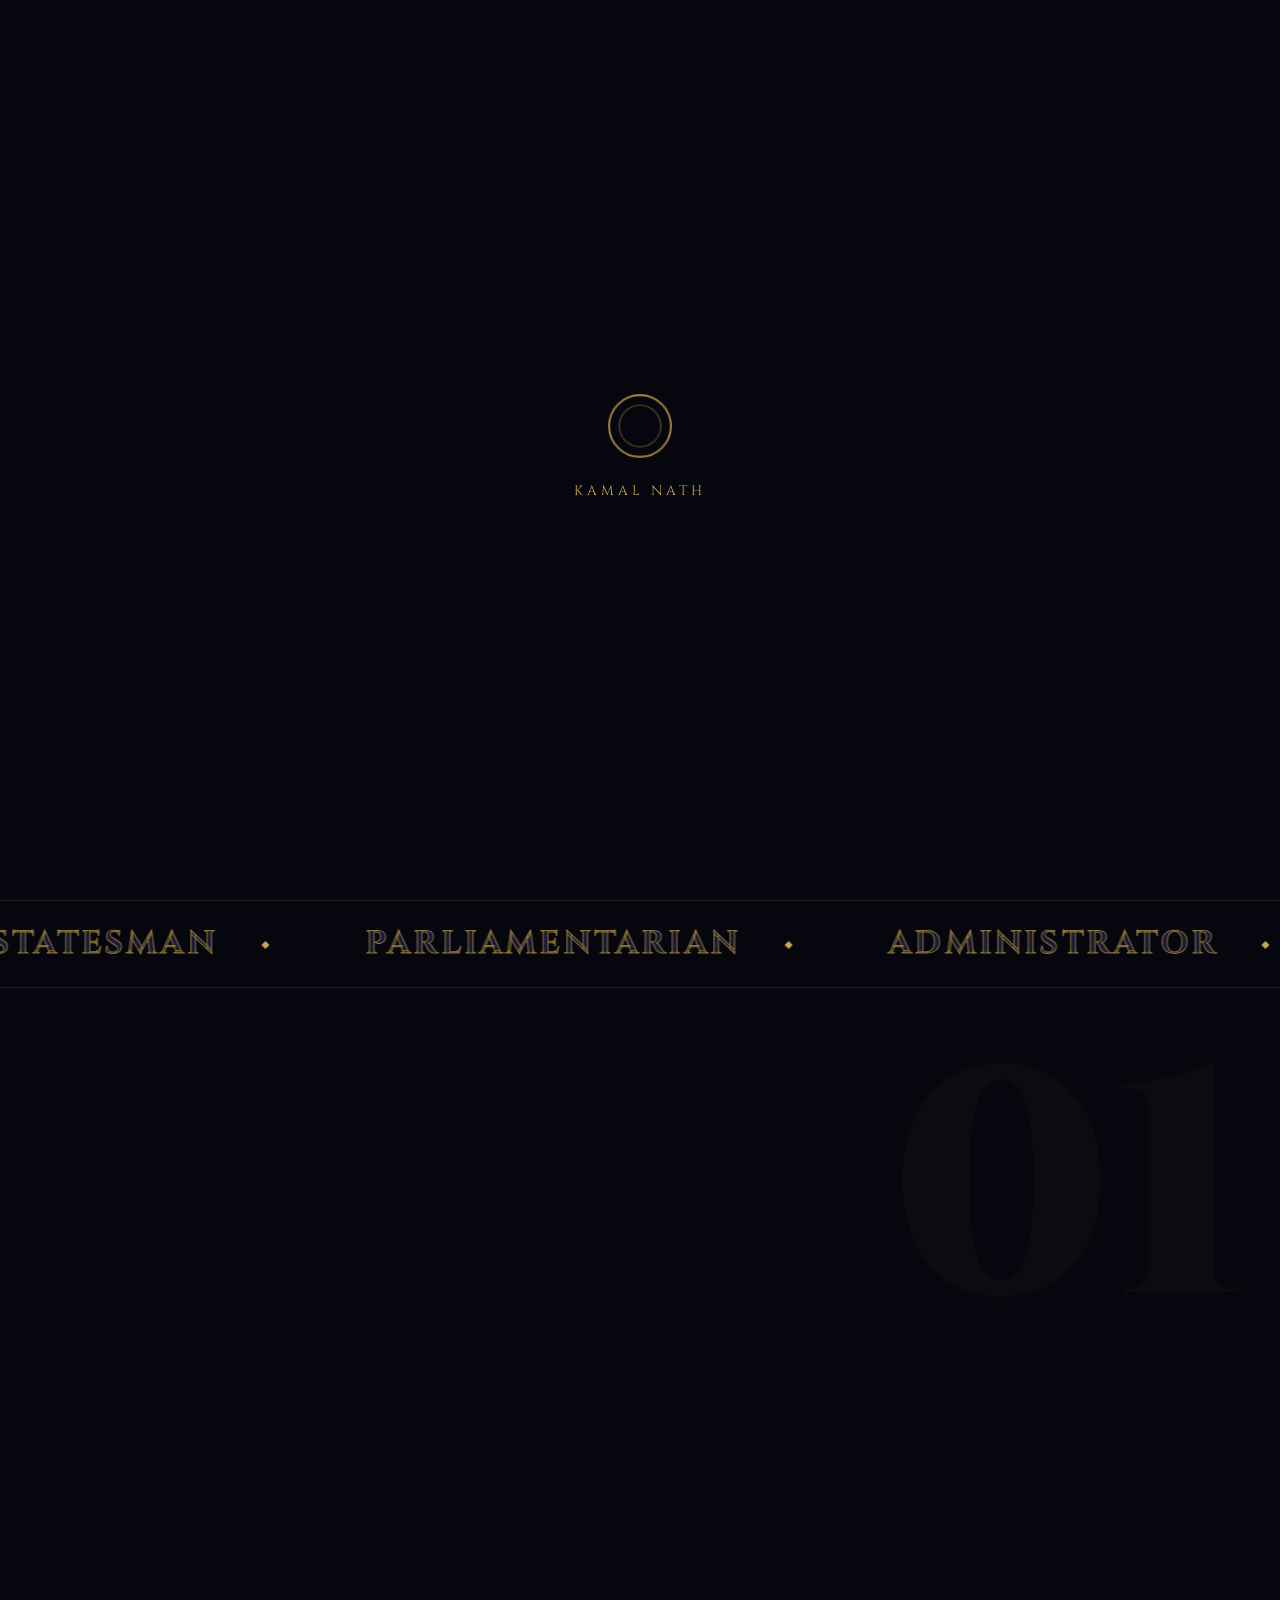
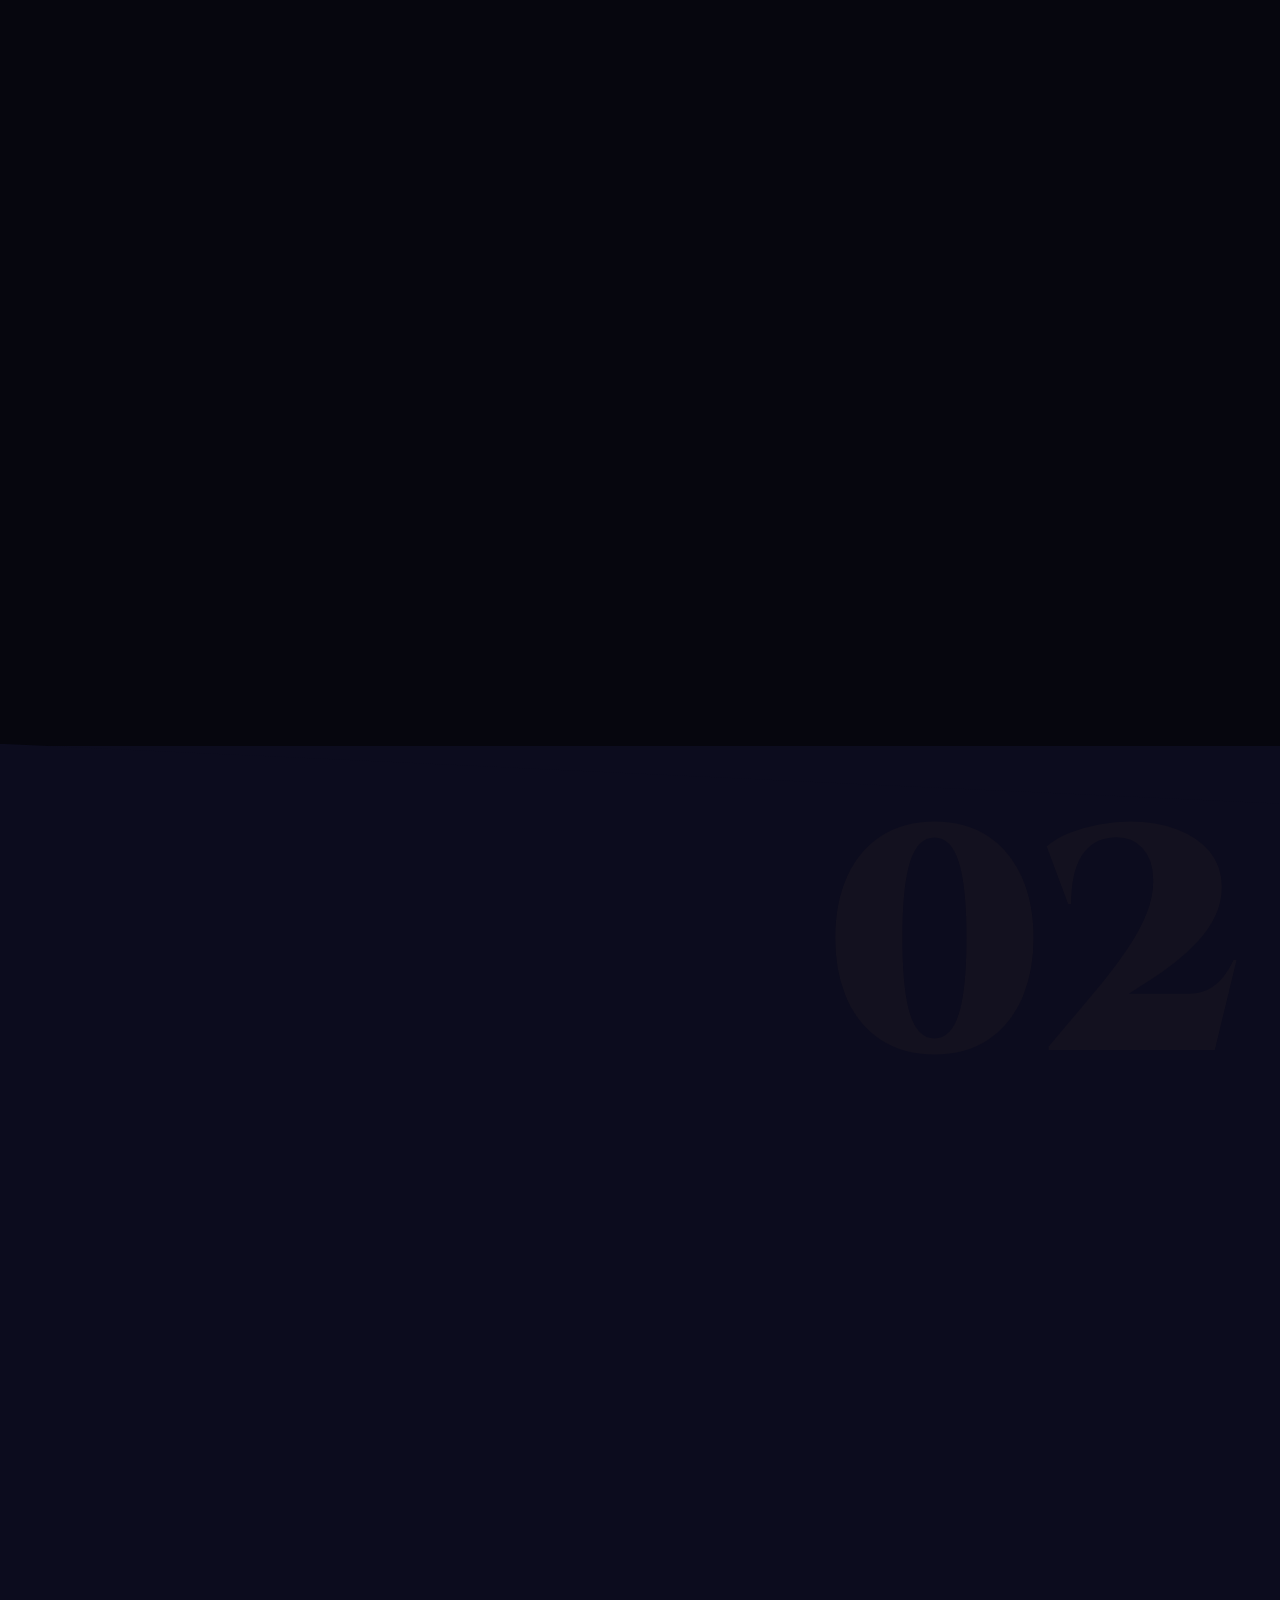
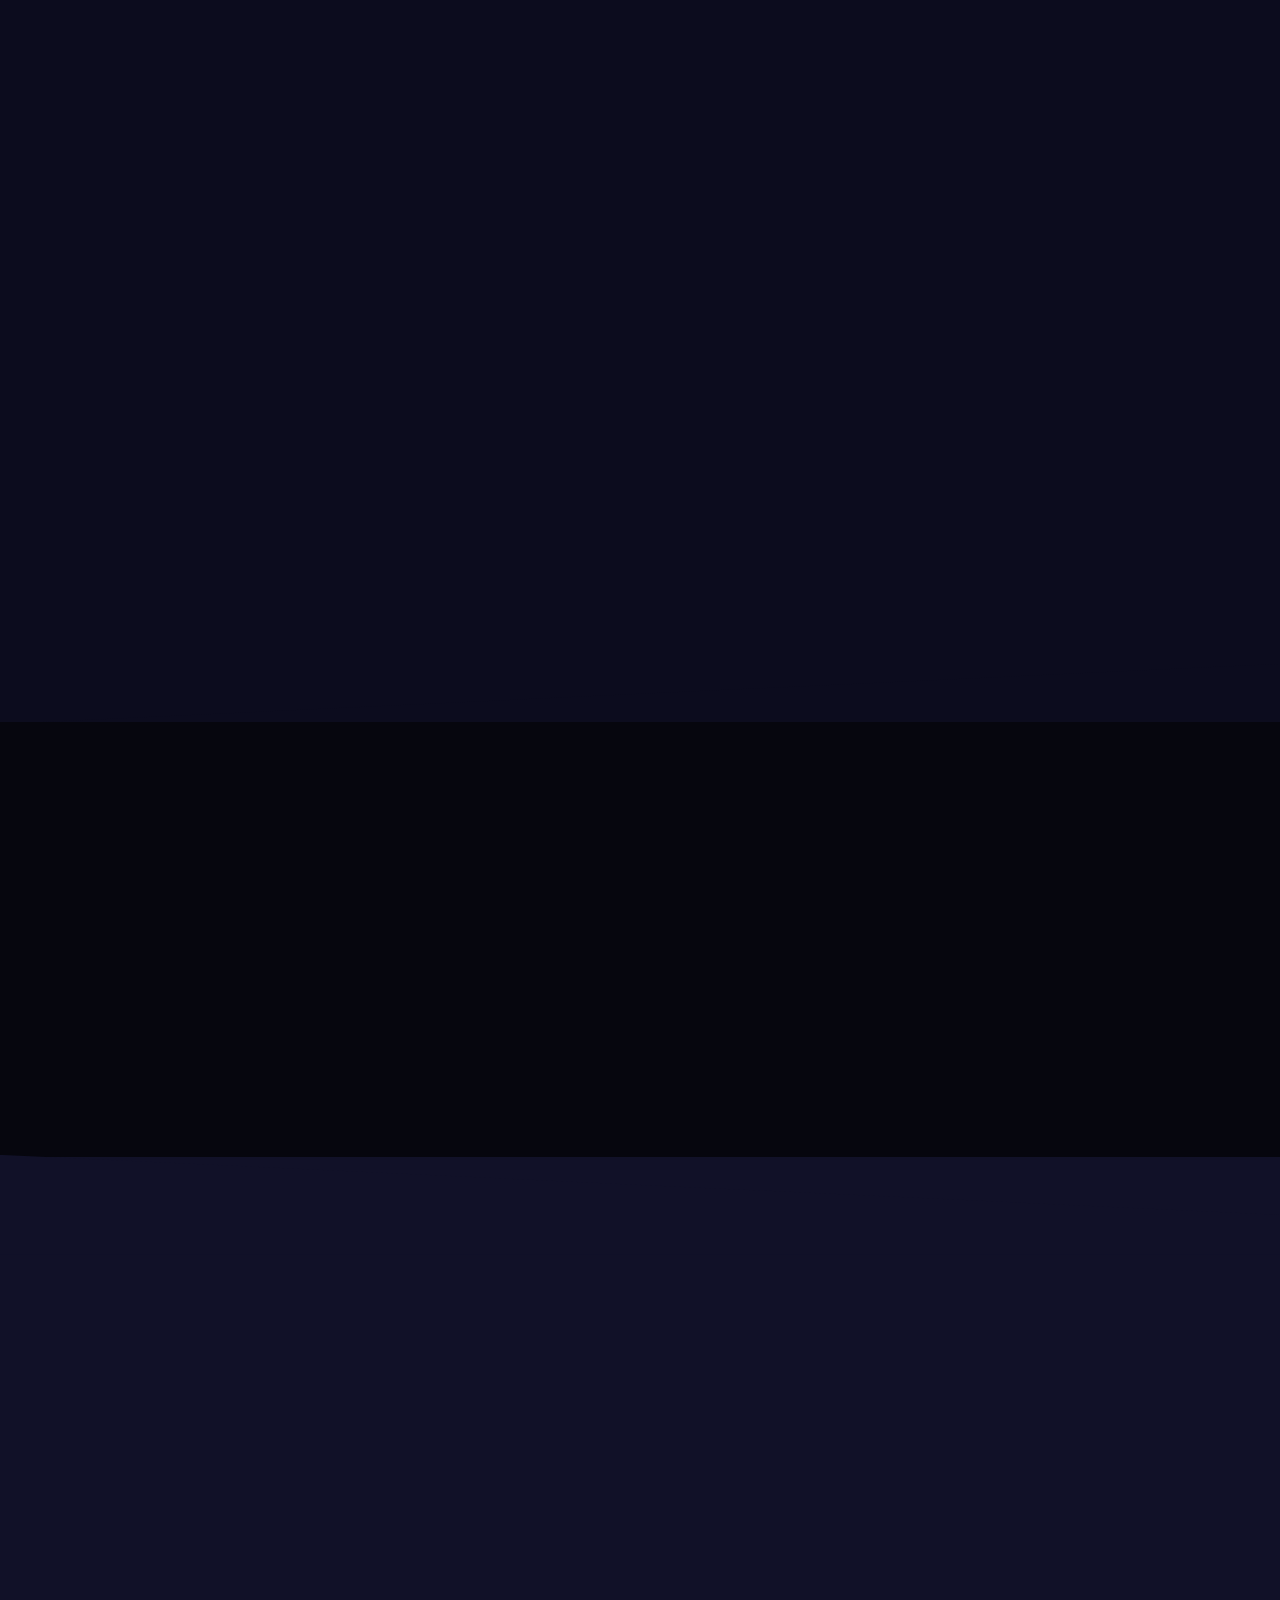
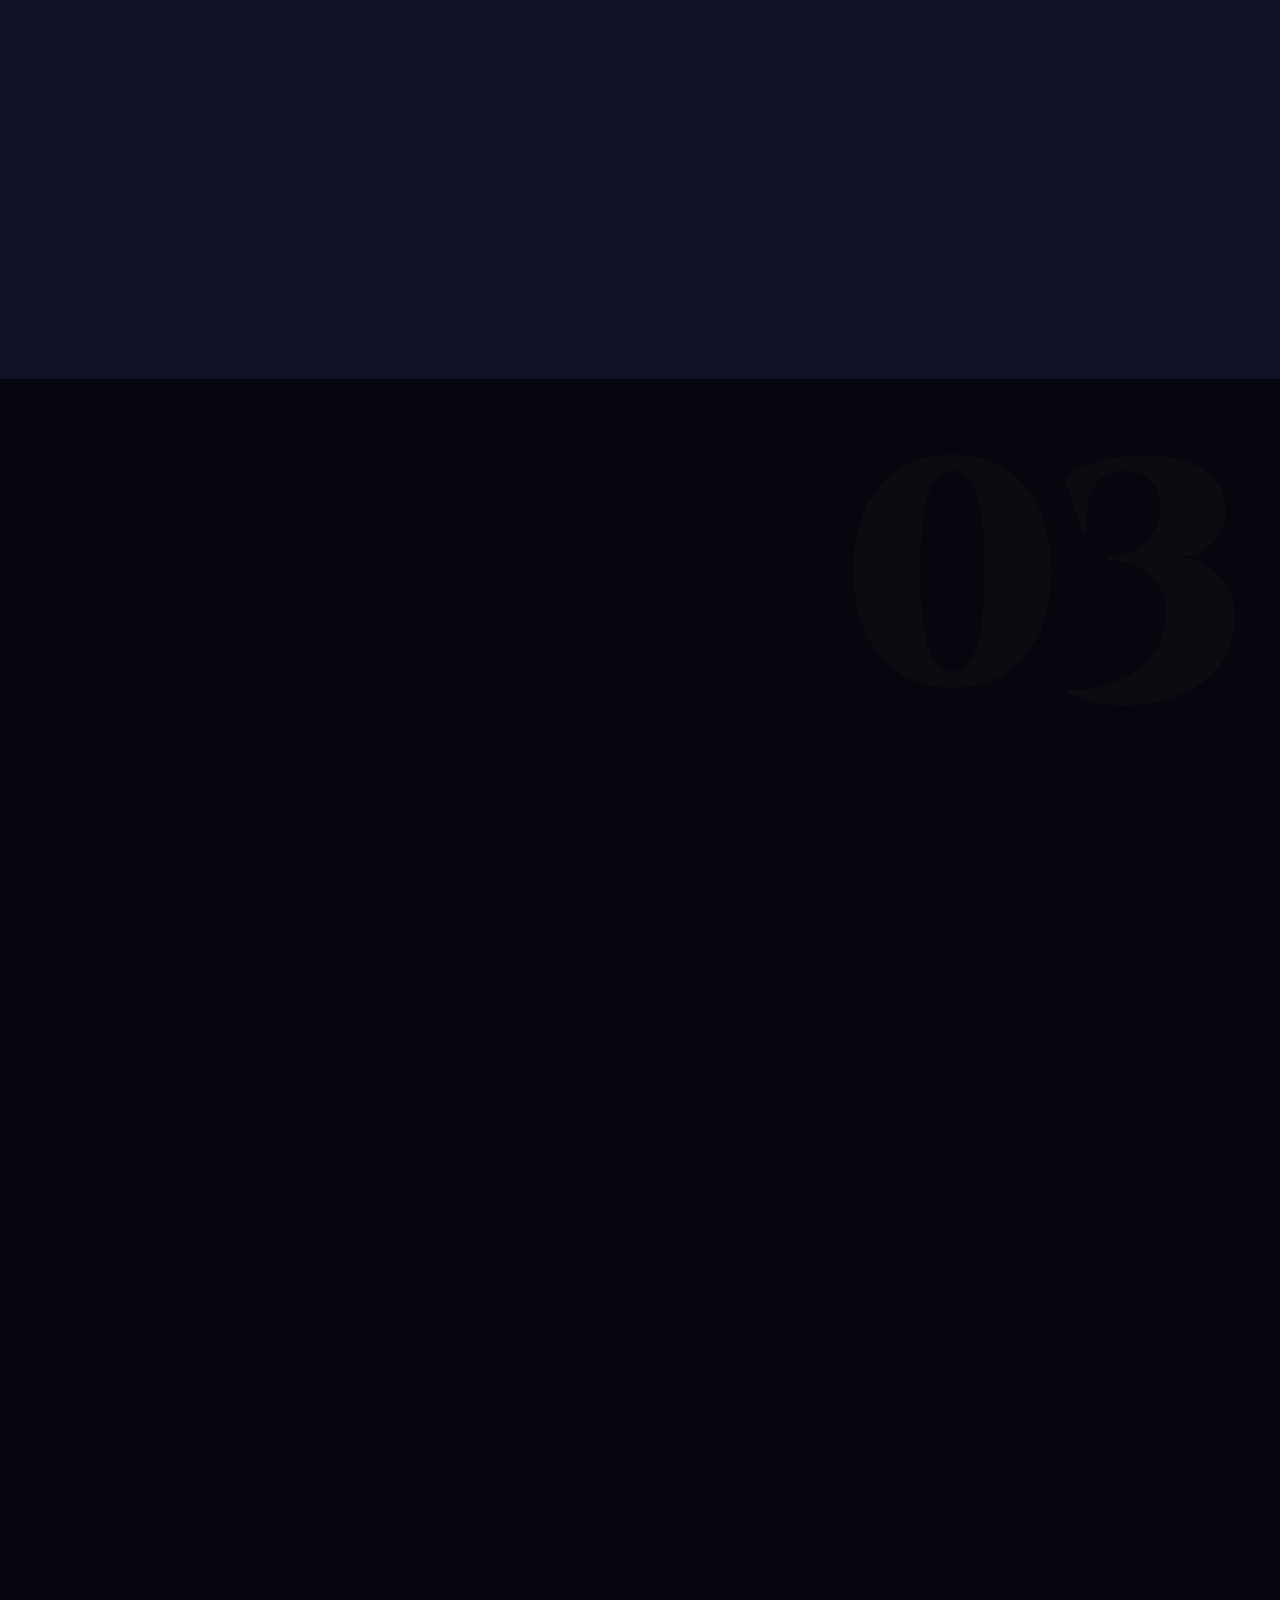
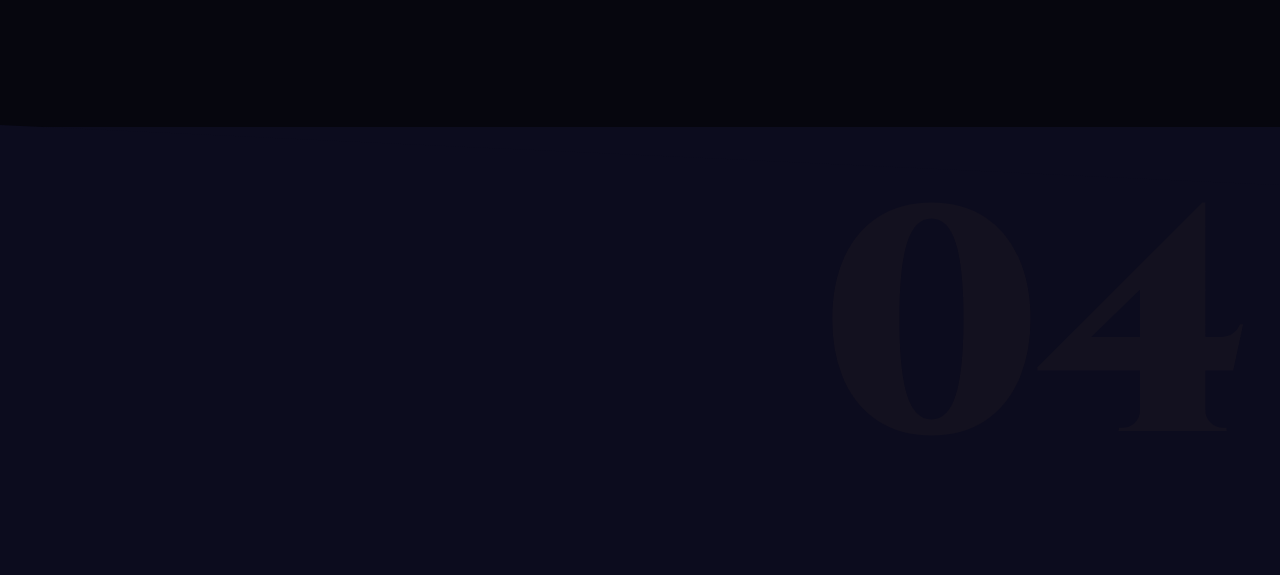
<file: index.html>
<!DOCTYPE html>
<html lang="en">
<head>
  <meta charset="UTF-8">
  <meta name="viewport" content="width=device-width, initial-scale=1.0">
  <title>Kamal Nath - Official Website</title>
  <meta name="description" content="Official website of Shri Kamal Nath - Senior Congress Leader, 9-Time Member of Parliament, Former Chief Minister of Madhya Pradesh, and Union Cabinet Minister.">
  <meta http-equiv="refresh" content="0; url=en/index.html">
  <link rel="canonical" href="en/index.html">
  <style>
    body {
      background: #06060E;
      color: #F0EDE5;
      font-family: 'Outfit', sans-serif;
      display: flex;
      align-items: center;
      justify-content: center;
      min-height: 100vh;
      margin: 0;
    }
    a { color: #C9A84C; }
  </style>
</head>
<body>
  <p>Redirecting... <a href="en/index.html">Click here</a> if not redirected.</p>
</body>
</html>
</file>
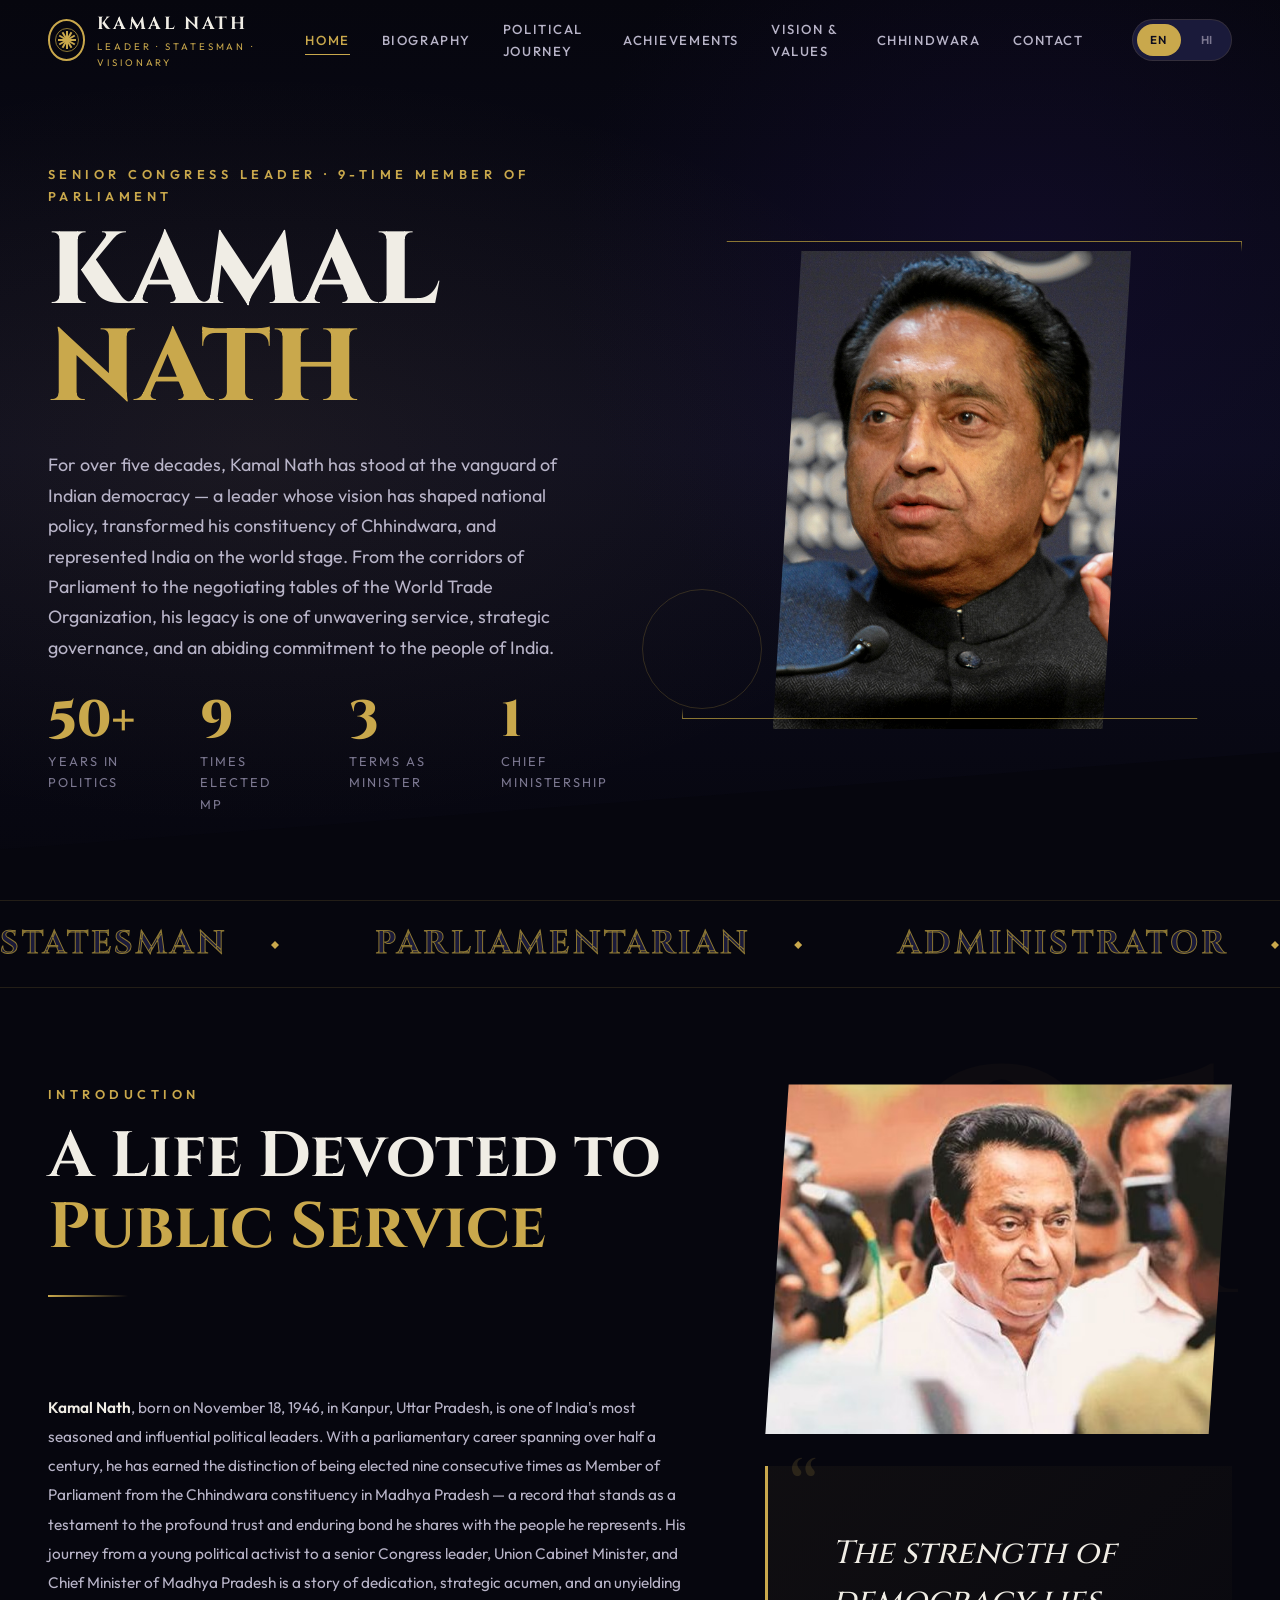
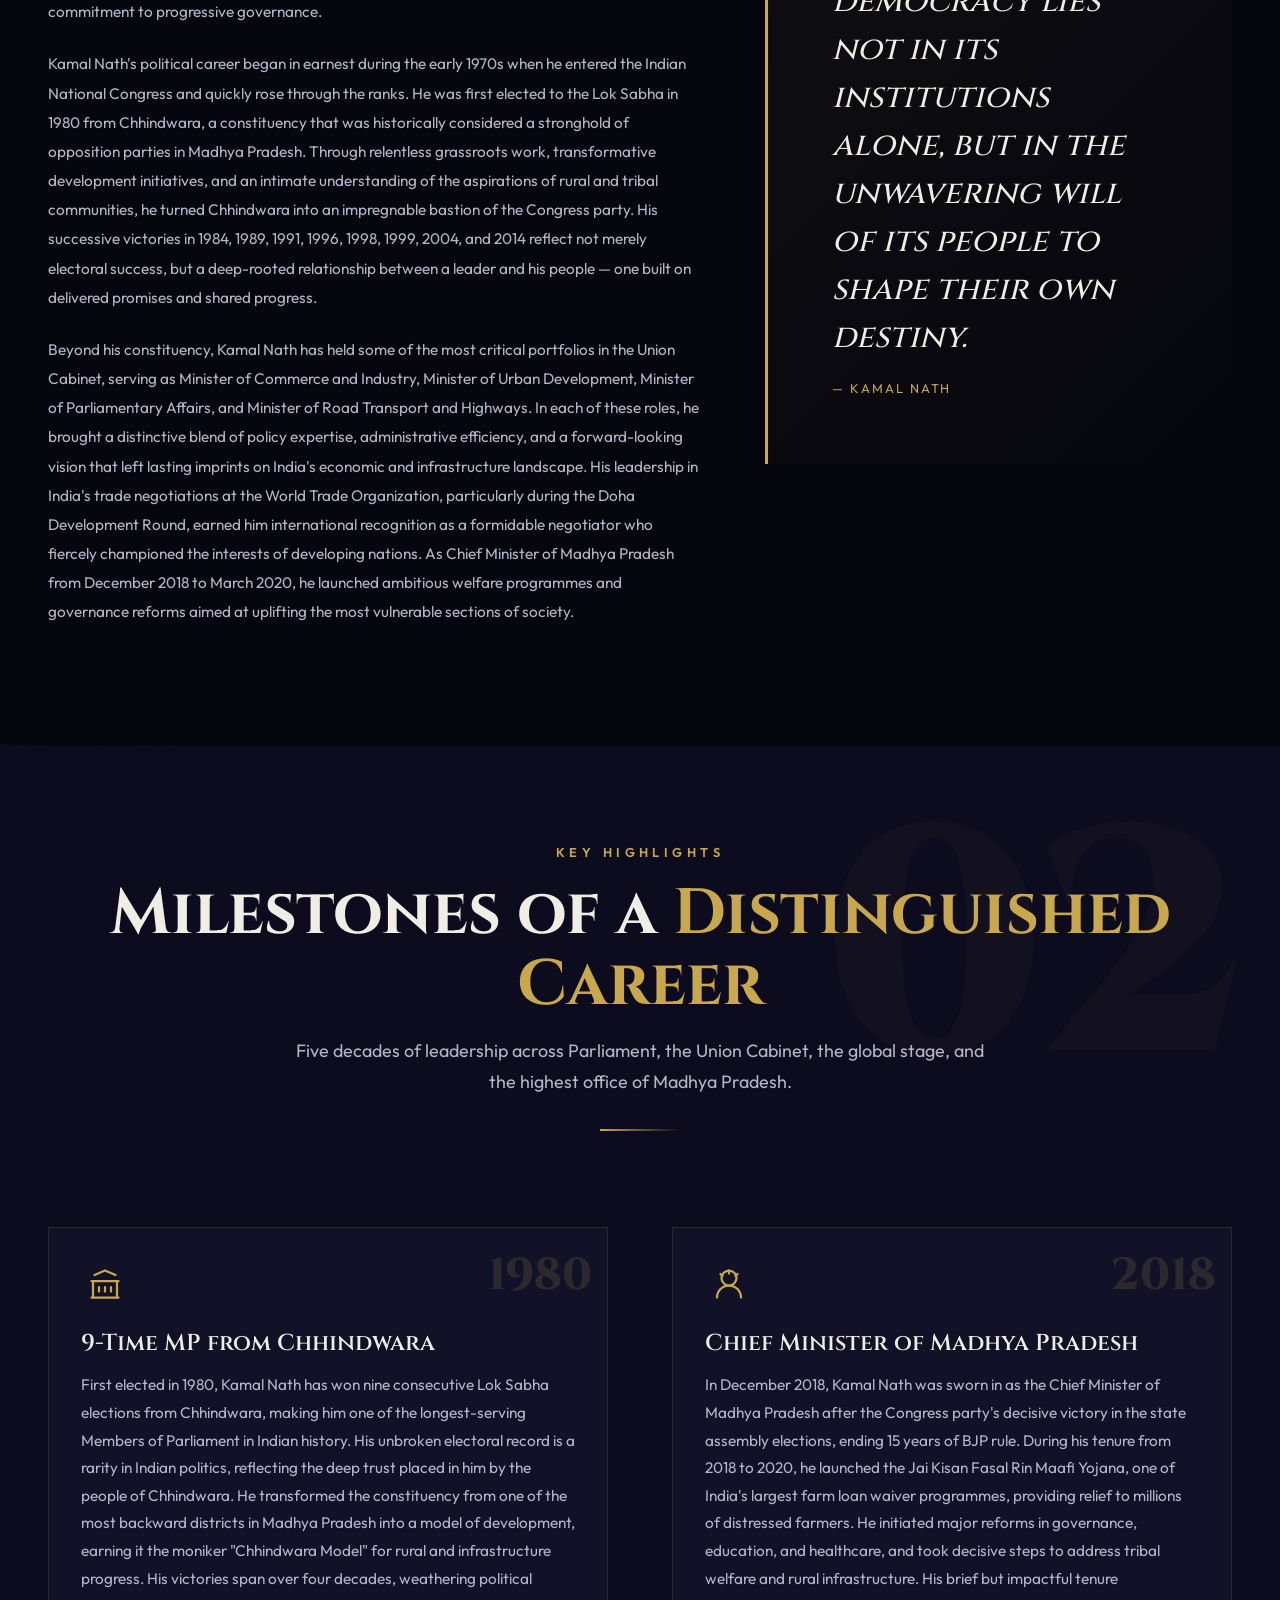
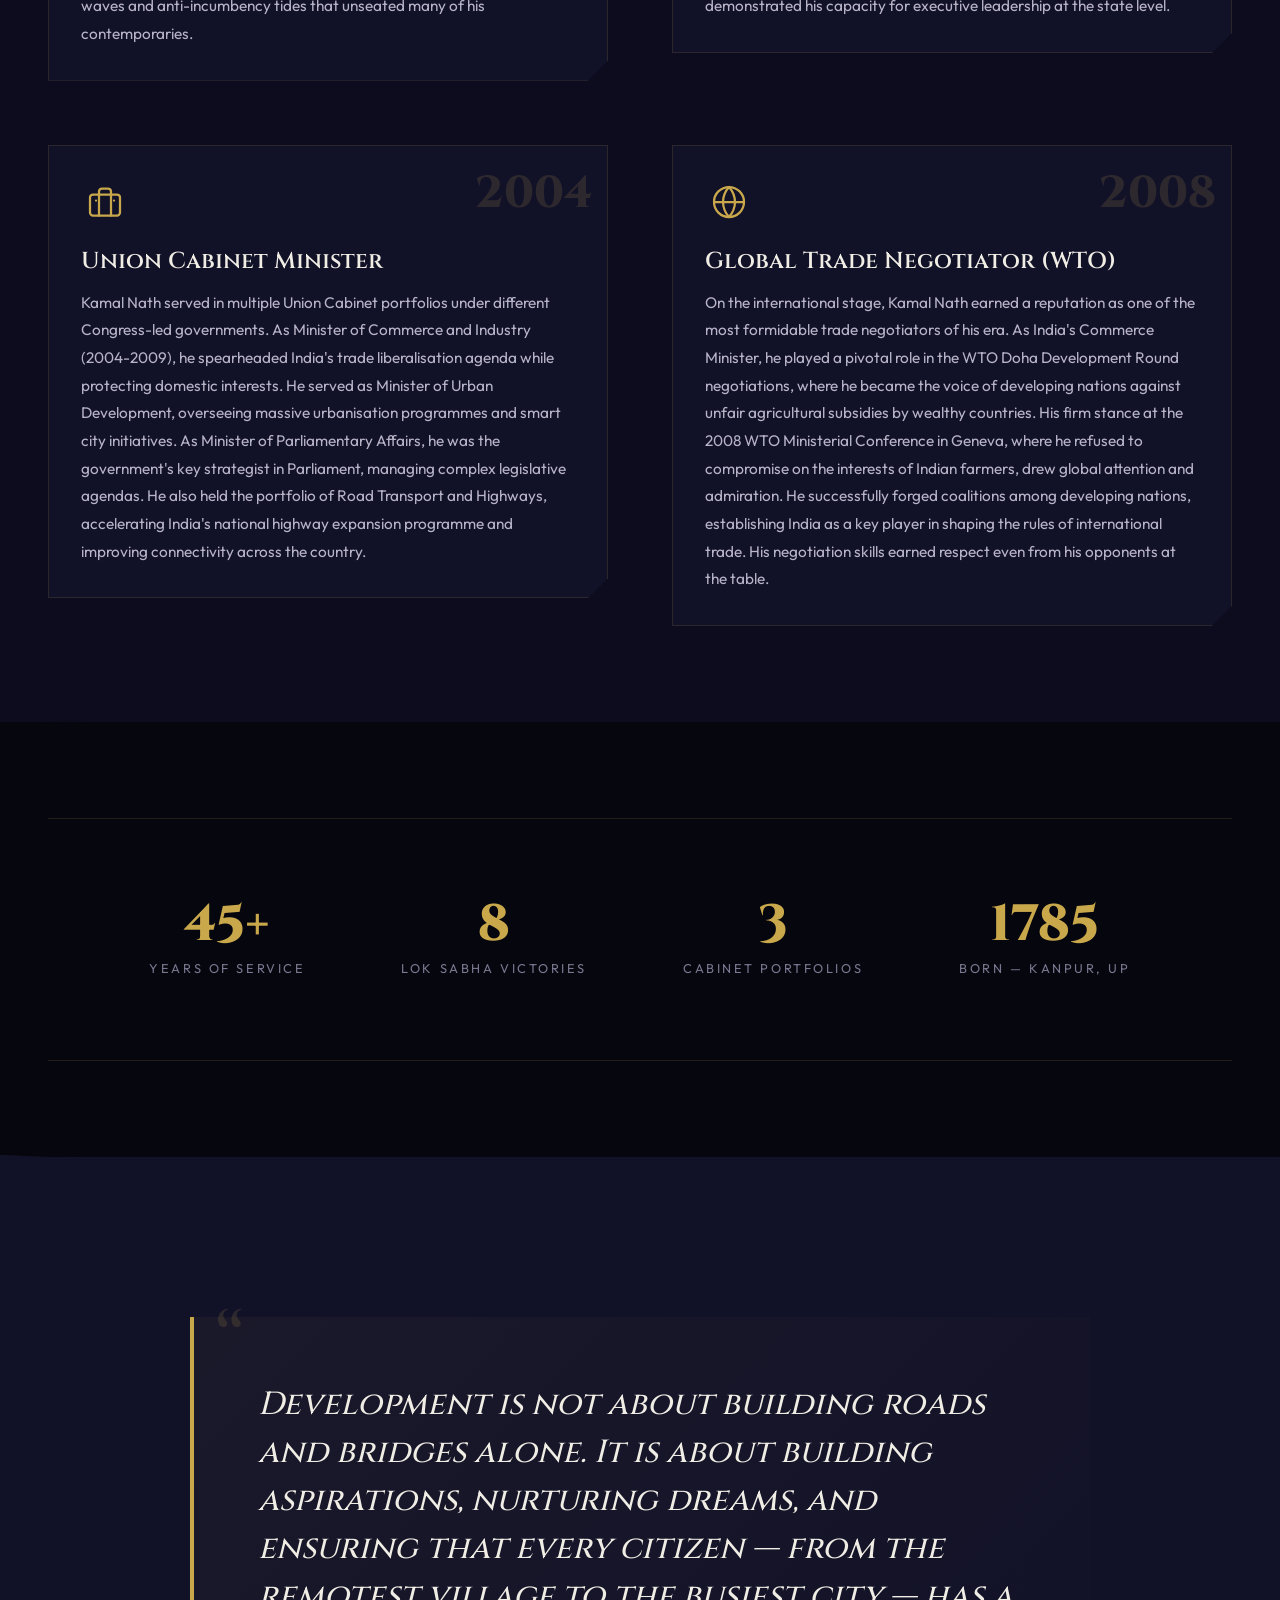
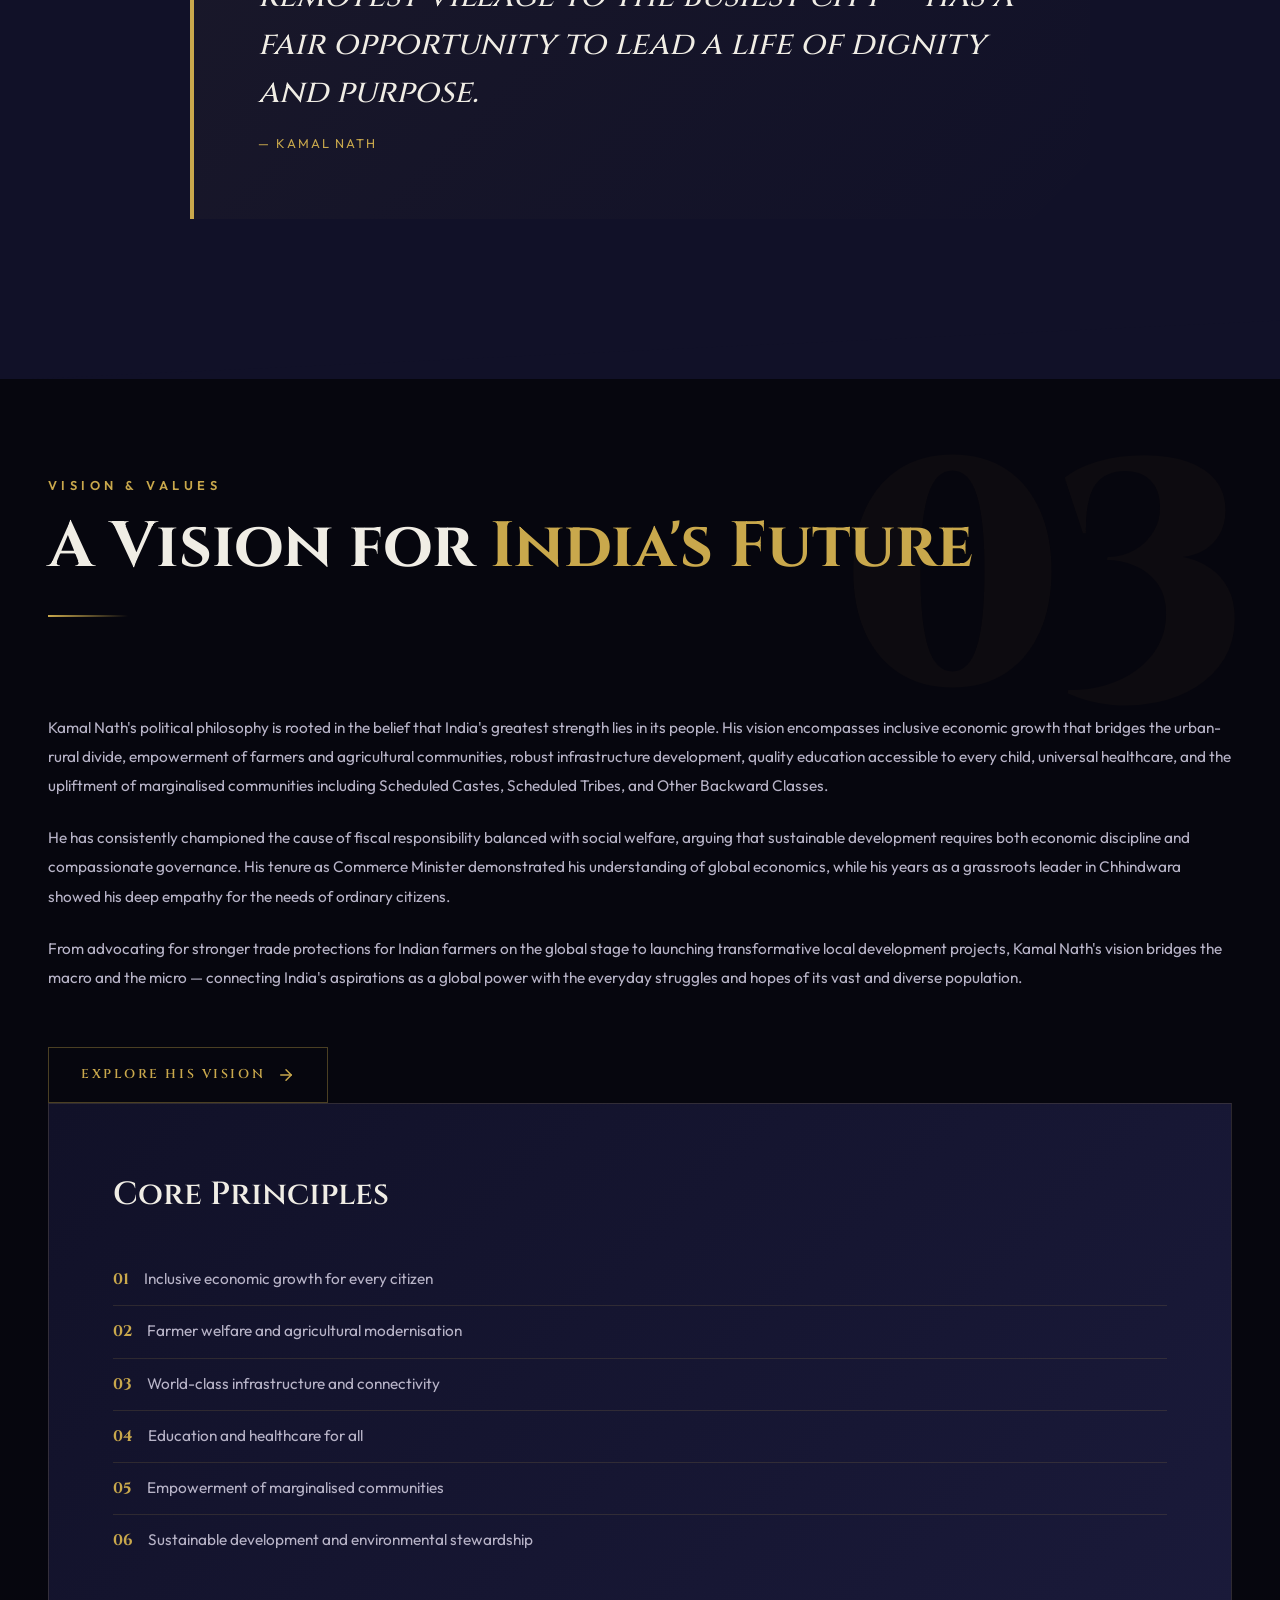
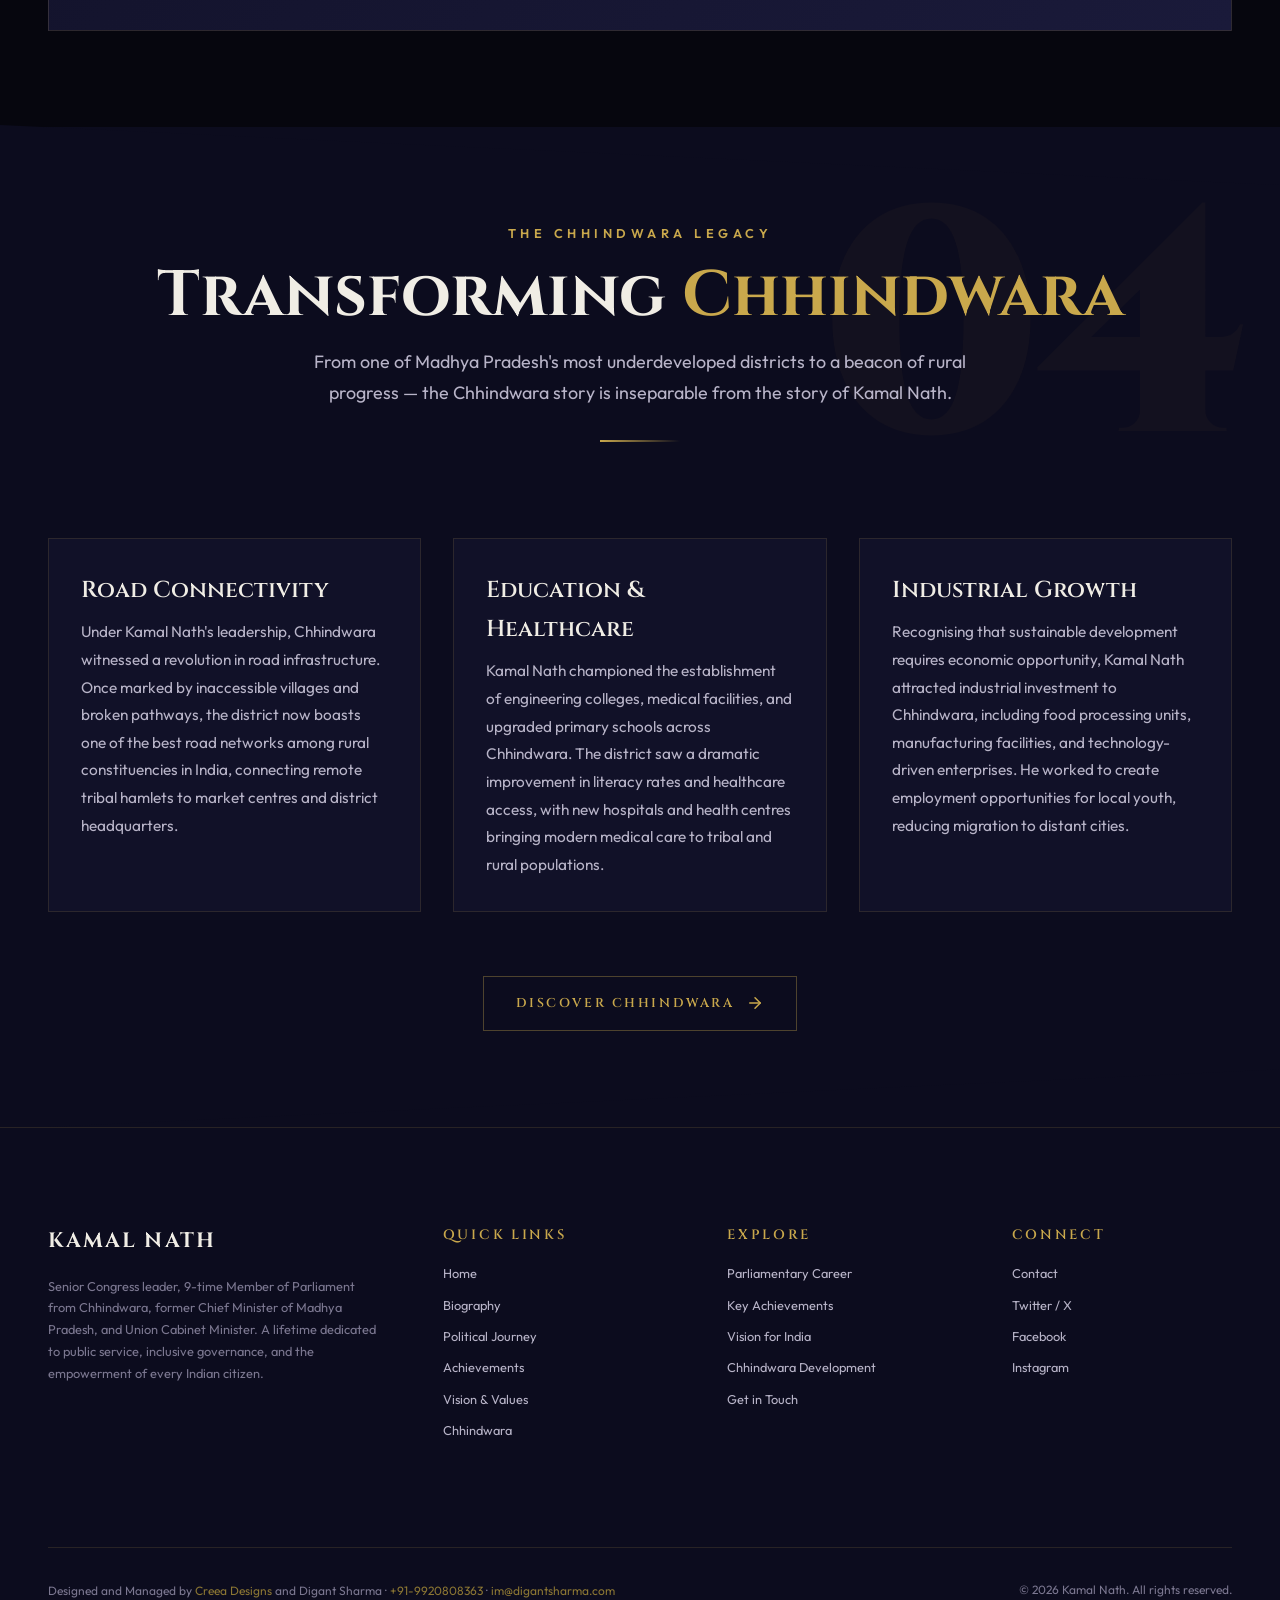
<file: en/index.html>
<!DOCTYPE html>
<html lang="en">
<head>
  <meta charset="UTF-8">
  <meta name="viewport" content="width=device-width, initial-scale=1.0">
  <meta name="description" content="Official website of Kamal Nath - Senior Congress Leader, 9-Time Member of Parliament from Chhindwara, Former Chief Minister of Madhya Pradesh, Union Cabinet Minister, and Global Trade Negotiator.">
  <meta name="keywords" content="Kamal Nath, Congress, Chhindwara, Madhya Pradesh, Member of Parliament, Chief Minister, Indian Politics, INC, WTO, Commerce Minister">
  <meta name="author" content="Kamal Nath">
  <meta property="og:title" content="Kamal Nath - Leader, Statesman, Visionary">
  <meta property="og:description" content="Official website of Kamal Nath - 9-Time MP, Former CM of Madhya Pradesh, Union Cabinet Minister.">
  <meta property="og:type" content="website">
  <title>Kamal Nath - Leader &middot; Statesman &middot; Visionary</title>
  <link rel="stylesheet" href="../css/style.css">
</head>
<body>

  <!-- Loading Screen -->
  <div class="loader">
    <div class="loader__emblem"></div>
    <div class="loader__text">Kamal Nath</div>
  </div>

  <!-- Particle Background -->
  <canvas id="particle-canvas"></canvas>

  <!-- Navigation -->
  <nav class="nav">
    <a href="index.html" class="nav__logo">
      <div class="nav__logo-emblem">
        <span class="ashoka-spoke" style="transform: rotate(0deg)"></span>
        <span class="ashoka-spoke" style="transform: rotate(30deg)"></span>
        <span class="ashoka-spoke" style="transform: rotate(60deg)"></span>
        <span class="ashoka-spoke" style="transform: rotate(90deg)"></span>
        <span class="ashoka-spoke" style="transform: rotate(120deg)"></span>
        <span class="ashoka-spoke" style="transform: rotate(150deg)"></span>
      </div>
      <div>
        <span class="nav__logo-text">Kamal Nath</span>
        <span class="nav__logo-subtitle">Leader &middot; Statesman &middot; Visionary</span>
      </div>
    </a>

    <div class="nav__links">
      <a href="index.html" class="nav__link active">Home</a>
      <a href="biography.html" class="nav__link">Biography</a>
      <a href="political-journey.html" class="nav__link">Political Journey</a>
      <a href="achievements.html" class="nav__link">Achievements</a>
      <a href="vision-values.html" class="nav__link">Vision &amp; Values</a>
      <a href="chhindwara.html" class="nav__link">Chhindwara</a>
      <a href="contact.html" class="nav__link">Contact</a>
      <div class="lang-toggle">
        <a href="index.html" class="lang-toggle__btn active">EN</a>
        <a href="../hi/index.html" class="lang-toggle__btn">HI</a>
      </div>
    </div>

    <button class="nav__hamburger" aria-label="Toggle navigation menu">
      <span></span>
      <span></span>
      <span></span>
    </button>
  </nav>

  <!-- Mobile Navigation Overlay -->
  <div class="nav__mobile-overlay">
    <a href="index.html" class="nav__link active">Home</a>
    <a href="biography.html" class="nav__link">Biography</a>
    <a href="political-journey.html" class="nav__link">Political Journey</a>
    <a href="achievements.html" class="nav__link">Achievements</a>
    <a href="vision-values.html" class="nav__link">Vision &amp; Values</a>
    <a href="chhindwara.html" class="nav__link">Chhindwara</a>
    <a href="contact.html" class="nav__link">Contact</a>
    <div class="lang-toggle">
      <a href="index.html" class="lang-toggle__btn active">EN</a>
      <a href="../hi/index.html" class="lang-toggle__btn">HI</a>
    </div>
  </div>

  <!-- Hero Section -->
  <section class="hero" id="home">
    <div class="hero__bg-gradient"></div>

    <div class="hero__content">
      <div class="hero__text">
        <p class="hero__overline">Senior Congress Leader &middot; 9-Time Member of Parliament</p>
        <h1 class="hero__title">
          KAMAL
          <span class="gold">NATH</span>
        </h1>
        <p class="hero__description">
          For over five decades, Kamal Nath has stood at the vanguard of Indian democracy &mdash; a leader whose vision has shaped national policy, transformed his constituency of Chhindwara, and represented India on the world stage. From the corridors of Parliament to the negotiating tables of the World Trade Organization, his legacy is one of unwavering service, strategic governance, and an abiding commitment to the people of India.
        </p>
        <div class="hero__stats">
          <div class="hero__stat">
            <div class="hero__stat-number" data-count="50" data-suffix="+">0</div>
            <div class="hero__stat-label">Years in Politics</div>
          </div>
          <div class="hero__stat">
            <div class="hero__stat-number" data-count="9">0</div>
            <div class="hero__stat-label">Times Elected MP</div>
          </div>
          <div class="hero__stat">
            <div class="hero__stat-number" data-count="3">0</div>
            <div class="hero__stat-label">Terms as Minister</div>
          </div>
          <div class="hero__stat">
            <div class="hero__stat-number" data-count="1">0</div>
            <div class="hero__stat-label">Chief Ministership</div>
          </div>
        </div>
      </div>

      <div class="hero__image-container">
        <div class="hero__image-frame">
          <img src="../images/kamal-nath-hero.jpg" alt="Kamal Nath - Senior Indian Politician and Statesman" loading="eager">
        </div>
        <div class="hero__image-border"></div>
        <div class="hero__image-accent"></div>
      </div>
    </div>

    <div class="hero__diagonal-cut"></div>
  </section>

  <!-- Ticker / Marquee Strip -->
  <section class="ticker" aria-hidden="true">
    <div class="ticker__inner">
      <span class="ticker__item">STATESMAN <span class="dot"></span></span>
      <span class="ticker__item">PARLIAMENTARIAN <span class="dot"></span></span>
      <span class="ticker__item">ADMINISTRATOR <span class="dot"></span></span>
      <span class="ticker__item">VISIONARY <span class="dot"></span></span>
      <span class="ticker__item">LEADER <span class="dot"></span></span>
      <span class="ticker__item">STATESMAN <span class="dot"></span></span>
      <span class="ticker__item">PARLIAMENTARIAN <span class="dot"></span></span>
      <span class="ticker__item">ADMINISTRATOR <span class="dot"></span></span>
      <span class="ticker__item">VISIONARY <span class="dot"></span></span>
      <span class="ticker__item">LEADER <span class="dot"></span></span>
    </div>
  </section>

  <!-- Introduction Section -->
  <section class="section section--void" id="introduction">
    <div class="section__container">
      <div class="section__bg-number">01</div>

      <div class="grid-asymmetric">
        <div class="reveal">
          <div class="section__header">
            <p class="section__overline">Introduction</p>
            <h2 class="section__title">A Life Devoted to <span class="gold">Public Service</span></h2>
            <div class="gold-sep"></div>
          </div>

          <div class="prose">
            <p>
              <strong>Kamal Nath</strong>, born on November 18, 1946, in Kanpur, Uttar Pradesh, is one of India's most seasoned and influential political leaders. With a parliamentary career spanning over half a century, he has earned the distinction of being elected nine consecutive times as Member of Parliament from the Chhindwara constituency in Madhya Pradesh &mdash; a record that stands as a testament to the profound trust and enduring bond he shares with the people he represents. His journey from a young political activist to a senior Congress leader, Union Cabinet Minister, and Chief Minister of Madhya Pradesh is a story of dedication, strategic acumen, and an unyielding commitment to progressive governance.
            </p>
            <p>
              Kamal Nath's political career began in earnest during the early 1970s when he entered the Indian National Congress and quickly rose through the ranks. He was first elected to the Lok Sabha in 1980 from Chhindwara, a constituency that was historically considered a stronghold of opposition parties in Madhya Pradesh. Through relentless grassroots work, transformative development initiatives, and an intimate understanding of the aspirations of rural and tribal communities, he turned Chhindwara into an impregnable bastion of the Congress party. His successive victories in 1984, 1989, 1991, 1996, 1998, 1999, 2004, and 2014 reflect not merely electoral success, but a deep-rooted relationship between a leader and his people &mdash; one built on delivered promises and shared progress.
            </p>
            <p>
              Beyond his constituency, Kamal Nath has held some of the most critical portfolios in the Union Cabinet, serving as Minister of Commerce and Industry, Minister of Urban Development, Minister of Parliamentary Affairs, and Minister of Road Transport and Highways. In each of these roles, he brought a distinctive blend of policy expertise, administrative efficiency, and a forward-looking vision that left lasting imprints on India's economic and infrastructure landscape. His leadership in India's trade negotiations at the World Trade Organization, particularly during the Doha Development Round, earned him international recognition as a formidable negotiator who fiercely championed the interests of developing nations. As Chief Minister of Madhya Pradesh from December 2018 to March 2020, he launched ambitious welfare programmes and governance reforms aimed at uplifting the most vulnerable sections of society.
            </p>
          </div>
        </div>

        <div class="reveal reveal--right reveal-delay-2">
          <div class="img-diagonal img-reveal" style="margin-bottom: var(--space-md);">
            <img src="../images/kamal-nath-parliament.jpg" alt="Kamal Nath addressing the public" loading="lazy">
          </div>

          <div class="quote-block" style="margin-top: var(--space-md);">
            <p class="quote-block__text">The strength of democracy lies not in its institutions alone, but in the unwavering will of its people to shape their own destiny.</p>
            <p class="quote-block__attribution">&mdash; Kamal Nath</p>
          </div>
        </div>
      </div>
    </div>
  </section>

  <!-- Key Highlights Section -->
  <section class="section section--dark" id="highlights">
    <div class="section__diagonal-top"></div>
    <div class="section__container">
      <div class="section__bg-number">02</div>

      <div class="section__header text-center reveal">
        <p class="section__overline">Key Highlights</p>
        <h2 class="section__title">Milestones of a <span class="gold">Distinguished Career</span></h2>
        <p class="section__subtitle" style="margin-left: auto; margin-right: auto;">Five decades of leadership across Parliament, the Union Cabinet, the global stage, and the highest office of Madhya Pradesh.</p>
        <div class="gold-sep gold-sep--center"></div>
      </div>

      <div class="grid-halves">
        <!-- Card 1: 9-Time MP -->
        <div class="card card--diagonal glow-card reveal reveal-delay-1">
          <div class="card__year">1980</div>
          <div class="card__icon">
            <svg xmlns="http://www.w3.org/2000/svg" width="36" height="36" viewBox="0 0 24 24" fill="none" stroke="currentColor" stroke-width="1.5" stroke-linecap="round" stroke-linejoin="round"><path d="M3 21h18M3 10h18M5 6l7-3 7 3M4 10v11M20 10v11M8 14v3M12 14v3M16 14v3"/></svg>
          </div>
          <h3 class="card__title">9-Time MP from Chhindwara</h3>
          <p class="card__text">
            First elected in 1980, Kamal Nath has won nine consecutive Lok Sabha elections from Chhindwara, making him one of the longest-serving Members of Parliament in Indian history. His unbroken electoral record is a rarity in Indian politics, reflecting the deep trust placed in him by the people of Chhindwara. He transformed the constituency from one of the most backward districts in Madhya Pradesh into a model of development, earning it the moniker "Chhindwara Model" for rural and infrastructure progress. His victories span over four decades, weathering political waves and anti-incumbency tides that unseated many of his contemporaries.
          </p>
        </div>

        <!-- Card 2: Chief Minister -->
        <div class="card card--diagonal glow-card reveal reveal-delay-2">
          <div class="card__year">2018</div>
          <div class="card__icon">
            <svg xmlns="http://www.w3.org/2000/svg" width="36" height="36" viewBox="0 0 24 24" fill="none" stroke="currentColor" stroke-width="1.5" stroke-linecap="round" stroke-linejoin="round"><circle cx="12" cy="8" r="5"/><path d="M20 21a8 8 0 0 0-16 0"/><path d="M12 3v2M6.3 5.3l1.4 1.4M17.7 5.3l-1.4 1.4"/></svg>
          </div>
          <h3 class="card__title">Chief Minister of Madhya Pradesh</h3>
          <p class="card__text">
            In December 2018, Kamal Nath was sworn in as the Chief Minister of Madhya Pradesh after the Congress party's decisive victory in the state assembly elections, ending 15 years of BJP rule. During his tenure from 2018 to 2020, he launched the Jai Kisan Fasal Rin Maafi Yojana, one of India's largest farm loan waiver programmes, providing relief to millions of distressed farmers. He initiated major reforms in governance, education, and healthcare, and took decisive steps to address tribal welfare and rural infrastructure. His brief but impactful tenure demonstrated his capacity for executive leadership at the state level.
          </p>
        </div>

        <!-- Card 3: Union Cabinet Minister -->
        <div class="card card--diagonal glow-card reveal reveal-delay-3">
          <div class="card__year">2004</div>
          <div class="card__icon">
            <svg xmlns="http://www.w3.org/2000/svg" width="36" height="36" viewBox="0 0 24 24" fill="none" stroke="currentColor" stroke-width="1.5" stroke-linecap="round" stroke-linejoin="round"><rect x="2" y="7" width="20" height="14" rx="2" ry="2"/><path d="M16 21V5a2 2 0 0 0-2-2h-4a2 2 0 0 0-2 2v16"/><line x1="6" y1="11" x2="6" y2="11"/><line x1="18" y1="11" x2="18" y2="11"/></svg>
          </div>
          <h3 class="card__title">Union Cabinet Minister</h3>
          <p class="card__text">
            Kamal Nath served in multiple Union Cabinet portfolios under different Congress-led governments. As Minister of Commerce and Industry (2004-2009), he spearheaded India's trade liberalisation agenda while protecting domestic interests. He served as Minister of Urban Development, overseeing massive urbanisation programmes and smart city initiatives. As Minister of Parliamentary Affairs, he was the government's key strategist in Parliament, managing complex legislative agendas. He also held the portfolio of Road Transport and Highways, accelerating India's national highway expansion programme and improving connectivity across the country.
          </p>
        </div>

        <!-- Card 4: Global Trade Negotiator -->
        <div class="card card--diagonal glow-card reveal reveal-delay-4">
          <div class="card__year">2008</div>
          <div class="card__icon">
            <svg xmlns="http://www.w3.org/2000/svg" width="36" height="36" viewBox="0 0 24 24" fill="none" stroke="currentColor" stroke-width="1.5" stroke-linecap="round" stroke-linejoin="round"><circle cx="12" cy="12" r="10"/><line x1="2" y1="12" x2="22" y2="12"/><path d="M12 2a15.3 15.3 0 0 1 4 10 15.3 15.3 0 0 1-4 10 15.3 15.3 0 0 1-4-10 15.3 15.3 0 0 1 4-10z"/></svg>
          </div>
          <h3 class="card__title">Global Trade Negotiator (WTO)</h3>
          <p class="card__text">
            On the international stage, Kamal Nath earned a reputation as one of the most formidable trade negotiators of his era. As India's Commerce Minister, he played a pivotal role in the WTO Doha Development Round negotiations, where he became the voice of developing nations against unfair agricultural subsidies by wealthy countries. His firm stance at the 2008 WTO Ministerial Conference in Geneva, where he refused to compromise on the interests of Indian farmers, drew global attention and admiration. He successfully forged coalitions among developing nations, establishing India as a key player in shaping the rules of international trade. His negotiation skills earned respect even from his opponents at the table.
          </p>
        </div>
      </div>
    </div>
    <div class="section__diagonal-bottom"></div>
  </section>

  <!-- Stats Row -->
  <section class="section section--void">
    <div class="section__container">
      <div class="stats-row reveal">
        <div class="stat-item">
          <div class="stat-item__number" data-count="50" data-suffix="+">0</div>
          <div class="stat-item__label">Years of Service</div>
        </div>
        <div class="stat-item">
          <div class="stat-item__number" data-count="9">0</div>
          <div class="stat-item__label">Lok Sabha Victories</div>
        </div>
        <div class="stat-item">
          <div class="stat-item__number" data-count="4">0</div>
          <div class="stat-item__label">Cabinet Portfolios</div>
        </div>
        <div class="stat-item">
          <div class="stat-item__number" data-count="1946" data-prefix="">0</div>
          <div class="stat-item__label">Born &mdash; Kanpur, UP</div>
        </div>
      </div>
    </div>
  </section>

  <!-- Quote Block Section -->
  <section class="section section--surface" id="quote">
    <div class="section__diagonal-top"></div>
    <div class="section__container section__container--narrow">
      <div class="reveal">
        <div class="quote-block" style="border-left-width: 4px;">
          <p class="quote-block__text">
            Development is not about building roads and bridges alone. It is about building aspirations, nurturing dreams, and ensuring that every citizen &mdash; from the remotest village to the busiest city &mdash; has a fair opportunity to lead a life of dignity and purpose.
          </p>
          <p class="quote-block__attribution">&mdash; Kamal Nath</p>
        </div>
      </div>
    </div>
    <div class="section__diagonal-bottom"></div>
  </section>

  <!-- Vision Preview Section -->
  <section class="section section--void" id="vision-preview">
    <div class="section__container">
      <div class="section__bg-number">03</div>

      <div class="grid-asymmetric--reverse reveal">
        <div>
          <div class="section__header">
            <p class="section__overline">Vision &amp; Values</p>
            <h2 class="section__title">A Vision for <span class="gold">India's Future</span></h2>
            <div class="gold-sep"></div>
          </div>

          <div class="prose">
            <p>
              Kamal Nath's political philosophy is rooted in the belief that India's greatest strength lies in its people. His vision encompasses inclusive economic growth that bridges the urban-rural divide, empowerment of farmers and agricultural communities, robust infrastructure development, quality education accessible to every child, universal healthcare, and the upliftment of marginalised communities including Scheduled Castes, Scheduled Tribes, and Other Backward Classes.
            </p>
            <p>
              He has consistently championed the cause of fiscal responsibility balanced with social welfare, arguing that sustainable development requires both economic discipline and compassionate governance. His tenure as Commerce Minister demonstrated his understanding of global economics, while his years as a grassroots leader in Chhindwara showed his deep empathy for the needs of ordinary citizens.
            </p>
            <p>
              From advocating for stronger trade protections for Indian farmers on the global stage to launching transformative local development projects, Kamal Nath's vision bridges the macro and the micro &mdash; connecting India's aspirations as a global power with the everyday struggles and hopes of its vast and diverse population.
            </p>
          </div>

          <a href="vision-values.html" style="display: inline-flex; align-items: center; gap: 0.75rem; margin-top: var(--space-md); font-family: var(--font-display); font-size: var(--fs-small); font-weight: 600; color: var(--color-gold); text-transform: uppercase; letter-spacing: 0.2em; border: 1px solid var(--color-border-strong); padding: 1rem 2rem; transition: all 0.3s ease;">
            Explore His Vision
            <svg xmlns="http://www.w3.org/2000/svg" width="18" height="18" viewBox="0 0 24 24" fill="none" stroke="currentColor" stroke-width="2" stroke-linecap="round" stroke-linejoin="round"><line x1="5" y1="12" x2="19" y2="12"/><polyline points="12 5 19 12 12 19"/></svg>
          </a>
        </div>

        <div class="reveal reveal--left reveal-delay-2">
          <div class="card" style="background: linear-gradient(135deg, var(--color-surface), var(--color-surface-elevated)); padding: var(--space-lg);">
            <h3 class="card__title" style="font-size: var(--fs-h3); margin-bottom: var(--space-md);">Core Principles</h3>
            <ul style="list-style: none; padding: 0;">
              <li style="padding: 0.75rem 0; border-bottom: 1px solid var(--color-border); color: var(--color-text-secondary); font-size: var(--fs-body);">
                <span class="text-gold" style="font-family: var(--font-display); font-weight: 700; margin-right: 0.75rem;">01</span>
                Inclusive economic growth for every citizen
              </li>
              <li style="padding: 0.75rem 0; border-bottom: 1px solid var(--color-border); color: var(--color-text-secondary); font-size: var(--fs-body);">
                <span class="text-gold" style="font-family: var(--font-display); font-weight: 700; margin-right: 0.75rem;">02</span>
                Farmer welfare and agricultural modernisation
              </li>
              <li style="padding: 0.75rem 0; border-bottom: 1px solid var(--color-border); color: var(--color-text-secondary); font-size: var(--fs-body);">
                <span class="text-gold" style="font-family: var(--font-display); font-weight: 700; margin-right: 0.75rem;">03</span>
                World-class infrastructure and connectivity
              </li>
              <li style="padding: 0.75rem 0; border-bottom: 1px solid var(--color-border); color: var(--color-text-secondary); font-size: var(--fs-body);">
                <span class="text-gold" style="font-family: var(--font-display); font-weight: 700; margin-right: 0.75rem;">04</span>
                Education and healthcare for all
              </li>
              <li style="padding: 0.75rem 0; border-bottom: 1px solid var(--color-border); color: var(--color-text-secondary); font-size: var(--fs-body);">
                <span class="text-gold" style="font-family: var(--font-display); font-weight: 700; margin-right: 0.75rem;">05</span>
                Empowerment of marginalised communities
              </li>
              <li style="padding: 0.75rem 0; color: var(--color-text-secondary); font-size: var(--fs-body);">
                <span class="text-gold" style="font-family: var(--font-display); font-weight: 700; margin-right: 0.75rem;">06</span>
                Sustainable development and environmental stewardship
              </li>
            </ul>
          </div>
        </div>
      </div>
    </div>
  </section>

  <!-- Chhindwara Preview Section -->
  <section class="section section--dark" id="chhindwara-preview">
    <div class="section__diagonal-top"></div>
    <div class="section__container">
      <div class="section__bg-number">04</div>

      <div class="section__header text-center reveal">
        <p class="section__overline">The Chhindwara Legacy</p>
        <h2 class="section__title">Transforming <span class="gold">Chhindwara</span></h2>
        <p class="section__subtitle" style="margin-left: auto; margin-right: auto;">
          From one of Madhya Pradesh's most underdeveloped districts to a beacon of rural progress &mdash; the Chhindwara story is inseparable from the story of Kamal Nath.
        </p>
        <div class="gold-sep gold-sep--center"></div>
      </div>

      <div class="grid-thirds reveal">
        <div class="card glow-card reveal-delay-1">
          <h3 class="card__title">Road Connectivity</h3>
          <p class="card__text">
            Under Kamal Nath's leadership, Chhindwara witnessed a revolution in road infrastructure. Once marked by inaccessible villages and broken pathways, the district now boasts one of the best road networks among rural constituencies in India, connecting remote tribal hamlets to market centres and district headquarters.
          </p>
        </div>
        <div class="card glow-card reveal-delay-2">
          <h3 class="card__title">Education &amp; Healthcare</h3>
          <p class="card__text">
            Kamal Nath championed the establishment of engineering colleges, medical facilities, and upgraded primary schools across Chhindwara. The district saw a dramatic improvement in literacy rates and healthcare access, with new hospitals and health centres bringing modern medical care to tribal and rural populations.
          </p>
        </div>
        <div class="card glow-card reveal-delay-3">
          <h3 class="card__title">Industrial Growth</h3>
          <p class="card__text">
            Recognising that sustainable development requires economic opportunity, Kamal Nath attracted industrial investment to Chhindwara, including food processing units, manufacturing facilities, and technology-driven enterprises. He worked to create employment opportunities for local youth, reducing migration to distant cities.
          </p>
        </div>
      </div>

      <div class="text-center mt-lg reveal">
        <a href="chhindwara.html" style="display: inline-flex; align-items: center; gap: 0.75rem; font-family: var(--font-display); font-size: var(--fs-small); font-weight: 600; color: var(--color-gold); text-transform: uppercase; letter-spacing: 0.2em; border: 1px solid var(--color-border-strong); padding: 1rem 2rem; transition: all 0.3s ease;">
          Discover Chhindwara
          <svg xmlns="http://www.w3.org/2000/svg" width="18" height="18" viewBox="0 0 24 24" fill="none" stroke="currentColor" stroke-width="2" stroke-linecap="round" stroke-linejoin="round"><line x1="5" y1="12" x2="19" y2="12"/><polyline points="12 5 19 12 12 19"/></svg>
        </a>
      </div>
    </div>
    <div class="section__diagonal-bottom"></div>
  </section>

  <!-- Footer -->
  <footer class="footer">
    <div class="footer__container">
      <div class="footer__grid">
        <!-- Brand Column -->
        <div class="footer__brand">
          <div class="footer__brand-name">KAMAL NATH</div>
          <p class="footer__brand-text">
            Senior Congress leader, 9-time Member of Parliament from Chhindwara, former Chief Minister of Madhya Pradesh, and Union Cabinet Minister. A lifetime dedicated to public service, inclusive governance, and the empowerment of every Indian citizen.
          </p>
        </div>

        <!-- Quick Links Column -->
        <div>
          <h4 class="footer__col-title">Quick Links</h4>
          <a href="index.html" class="footer__col-link">Home</a>
          <a href="biography.html" class="footer__col-link">Biography</a>
          <a href="political-journey.html" class="footer__col-link">Political Journey</a>
          <a href="achievements.html" class="footer__col-link">Achievements</a>
          <a href="vision-values.html" class="footer__col-link">Vision &amp; Values</a>
          <a href="chhindwara.html" class="footer__col-link">Chhindwara</a>
        </div>

        <!-- More Links Column -->
        <div>
          <h4 class="footer__col-title">Explore</h4>
          <a href="political-journey.html" class="footer__col-link">Parliamentary Career</a>
          <a href="achievements.html" class="footer__col-link">Key Achievements</a>
          <a href="vision-values.html" class="footer__col-link">Vision for India</a>
          <a href="chhindwara.html" class="footer__col-link">Chhindwara Development</a>
          <a href="contact.html" class="footer__col-link">Get in Touch</a>
        </div>

        <!-- Connect Column -->
        <div>
          <h4 class="footer__col-title">Connect</h4>
          <a href="contact.html" class="footer__col-link">Contact</a>
          <a href="https://twitter.com/OfficeOfKNath" class="footer__col-link" target="_blank" rel="noopener noreferrer">Twitter / X</a>
          <a href="https://www.facebook.com/OfficeOfKamalNath" class="footer__col-link" target="_blank" rel="noopener noreferrer">Facebook</a>
          <a href="https://www.instagram.com/officeofknath/" class="footer__col-link" target="_blank" rel="noopener noreferrer">Instagram</a>
        </div>
      </div>

      <div class="footer__bottom">
        <div class="footer__credit">
          Designed and Managed by <a href="https://www.creaadesigns.com/" target="_blank" rel="noopener noreferrer">Creea Designs</a> and Digant Sharma &middot; <a href="tel:+919920808363">+91-9920808363</a> &middot; <a href="mailto:im@digantsharma.com">im@digantsharma.com</a>
        </div>
        <div class="footer__copyright">
          &copy; 2026 Kamal Nath. All rights reserved.
        </div>
      </div>
    </div>
  </footer>

  <!-- Decorative Float Elements -->
  <div class="float-element float-element--circle" style="width: 200px; height: 200px; top: 30%; right: -80px;" data-speed="0.05"></div>
  <div class="float-element float-element--diamond" style="width: 40px; height: 40px; top: 60%; left: 5%;" data-speed="0.08"></div>
  <div class="float-element float-element--circle" style="width: 120px; height: 120px; top: 75%; right: 10%;" data-speed="0.03"></div>

  <!-- Scripts -->
  <script src="../js/particles.js"></script>
  <script src="../js/main.js"></script>

</body>
</html>
</file>
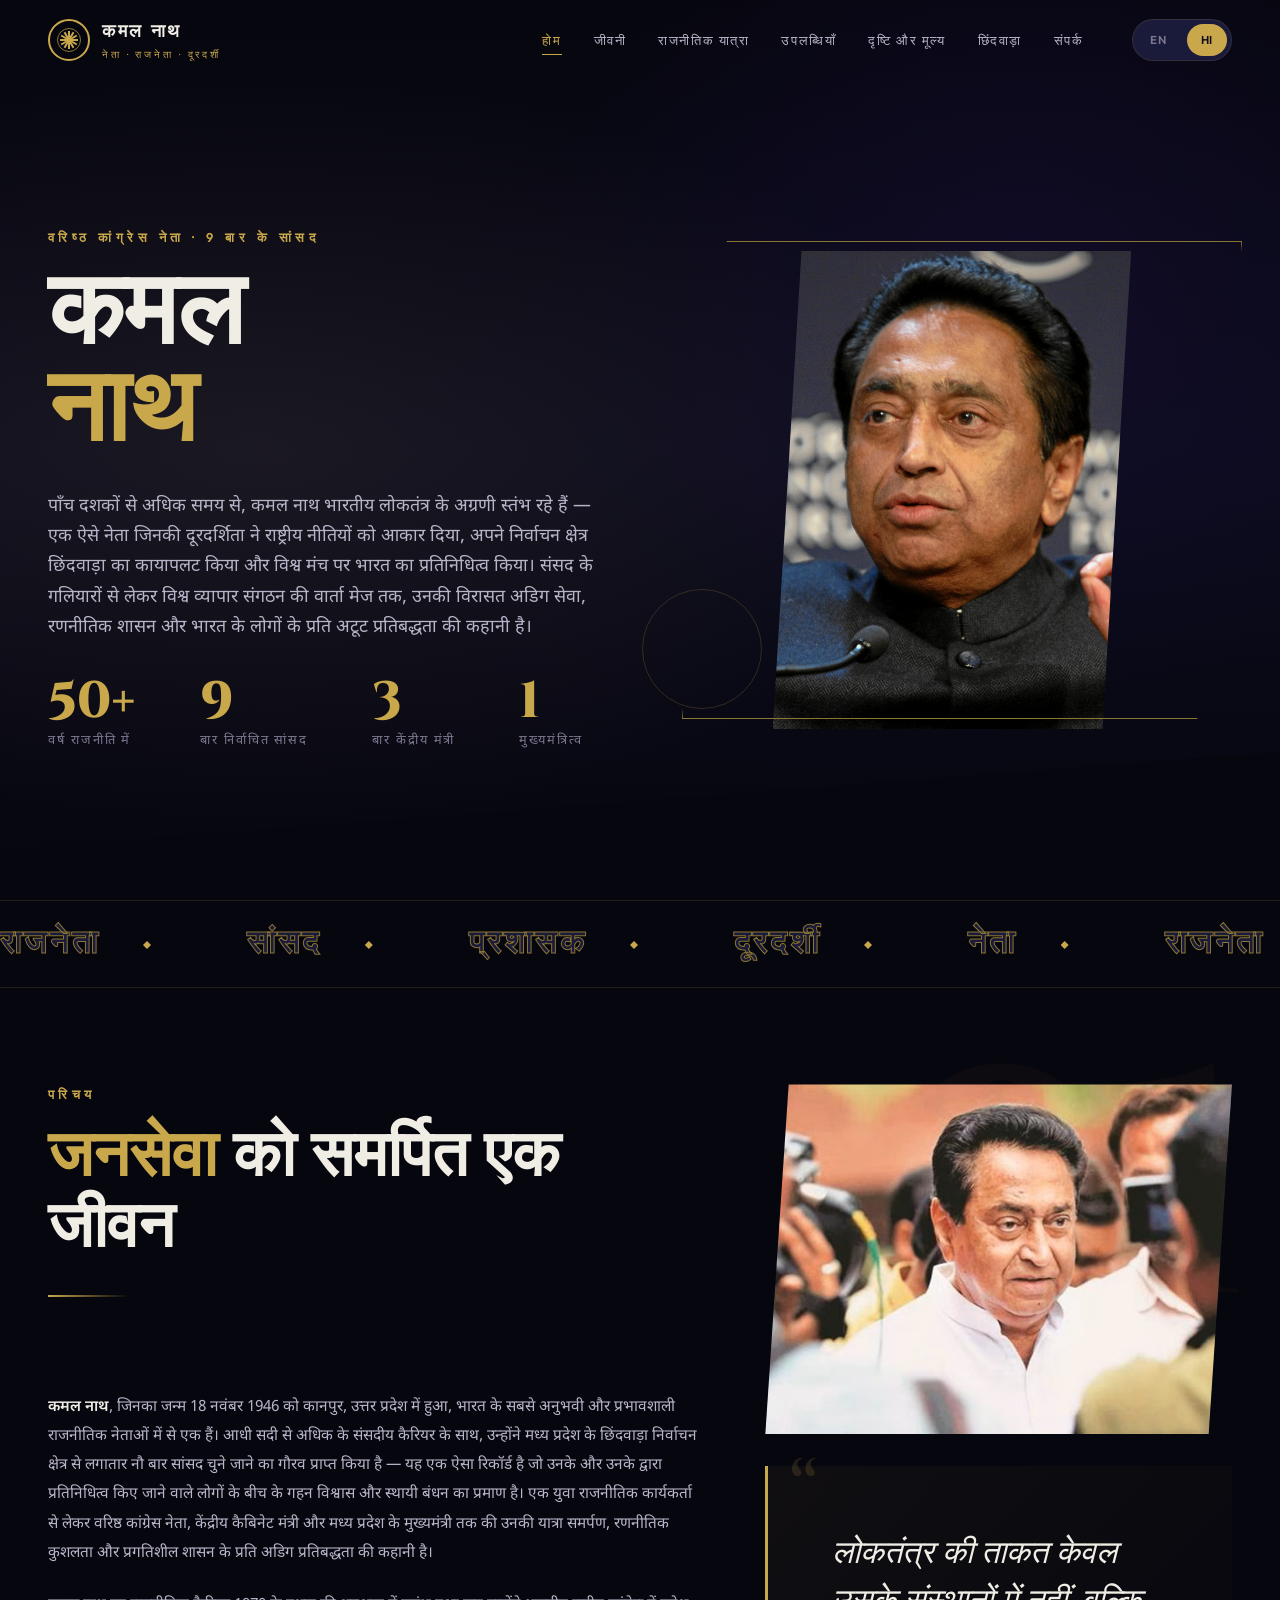
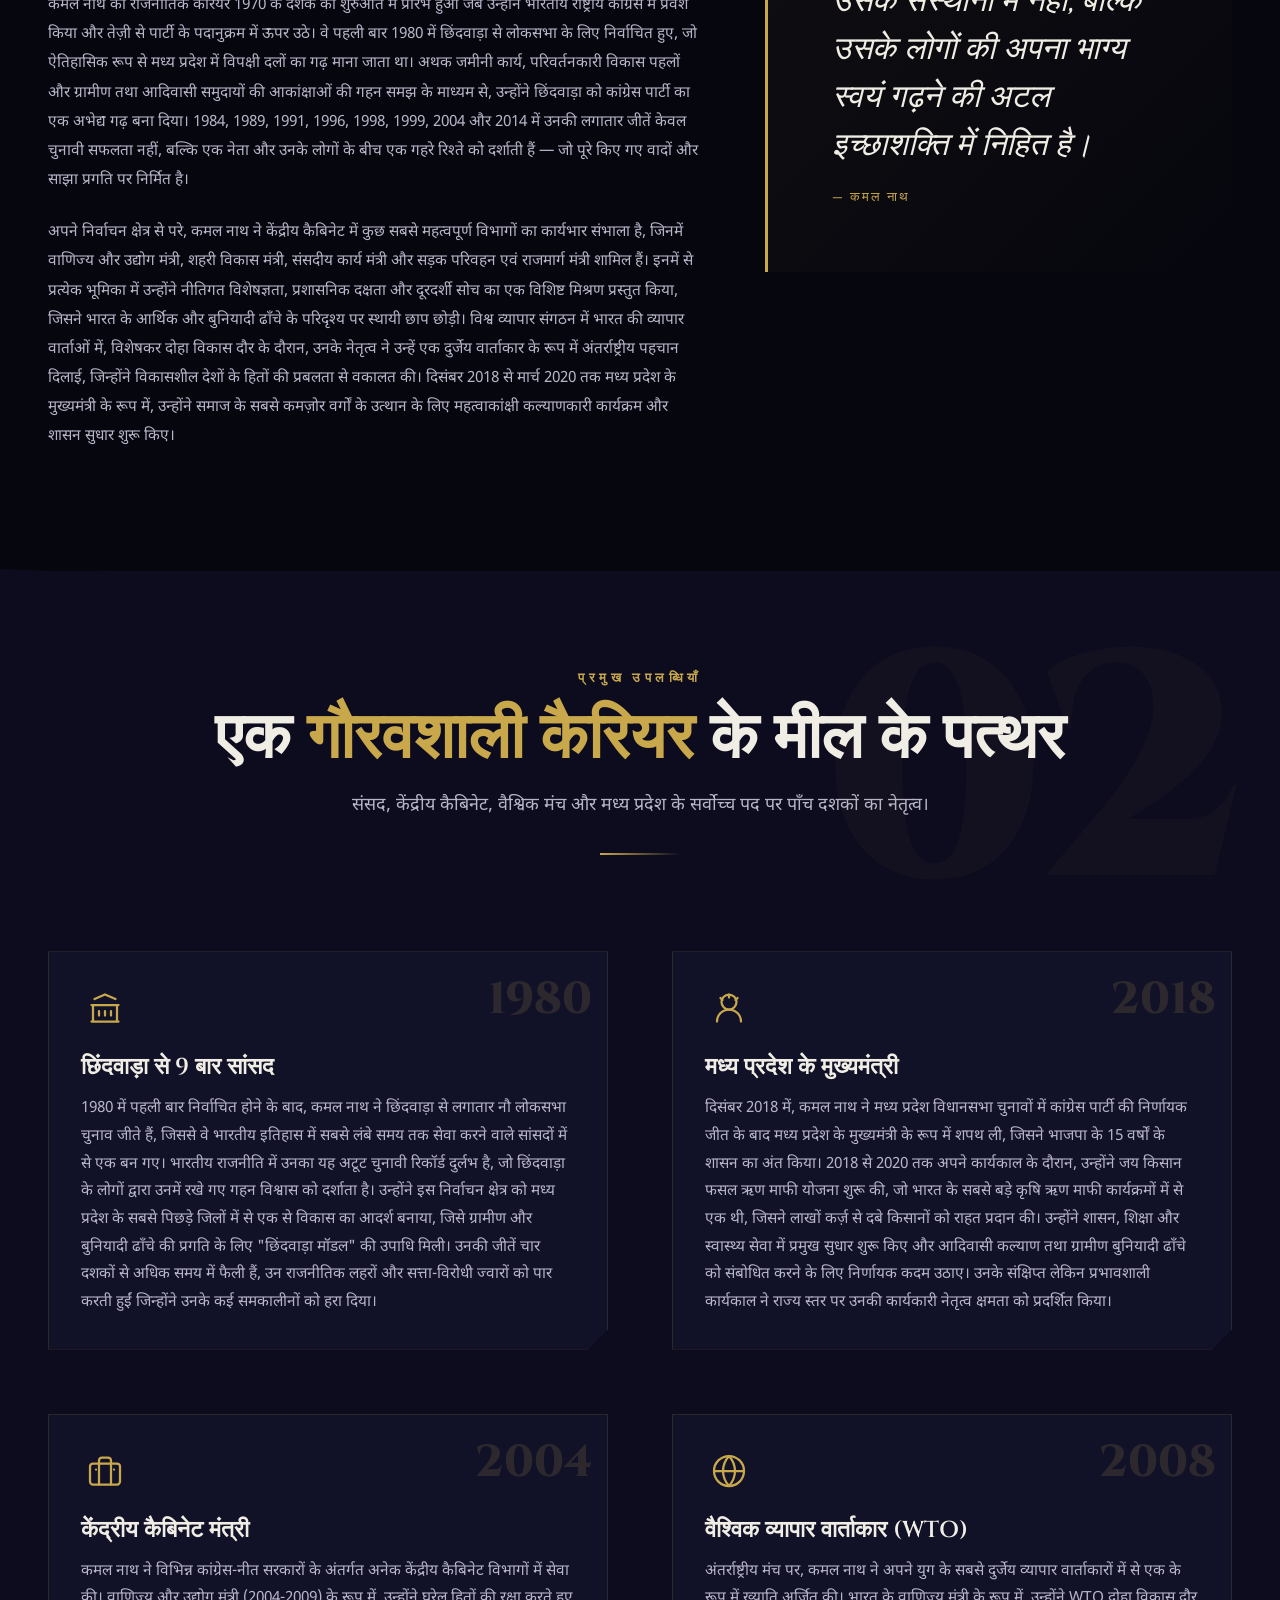
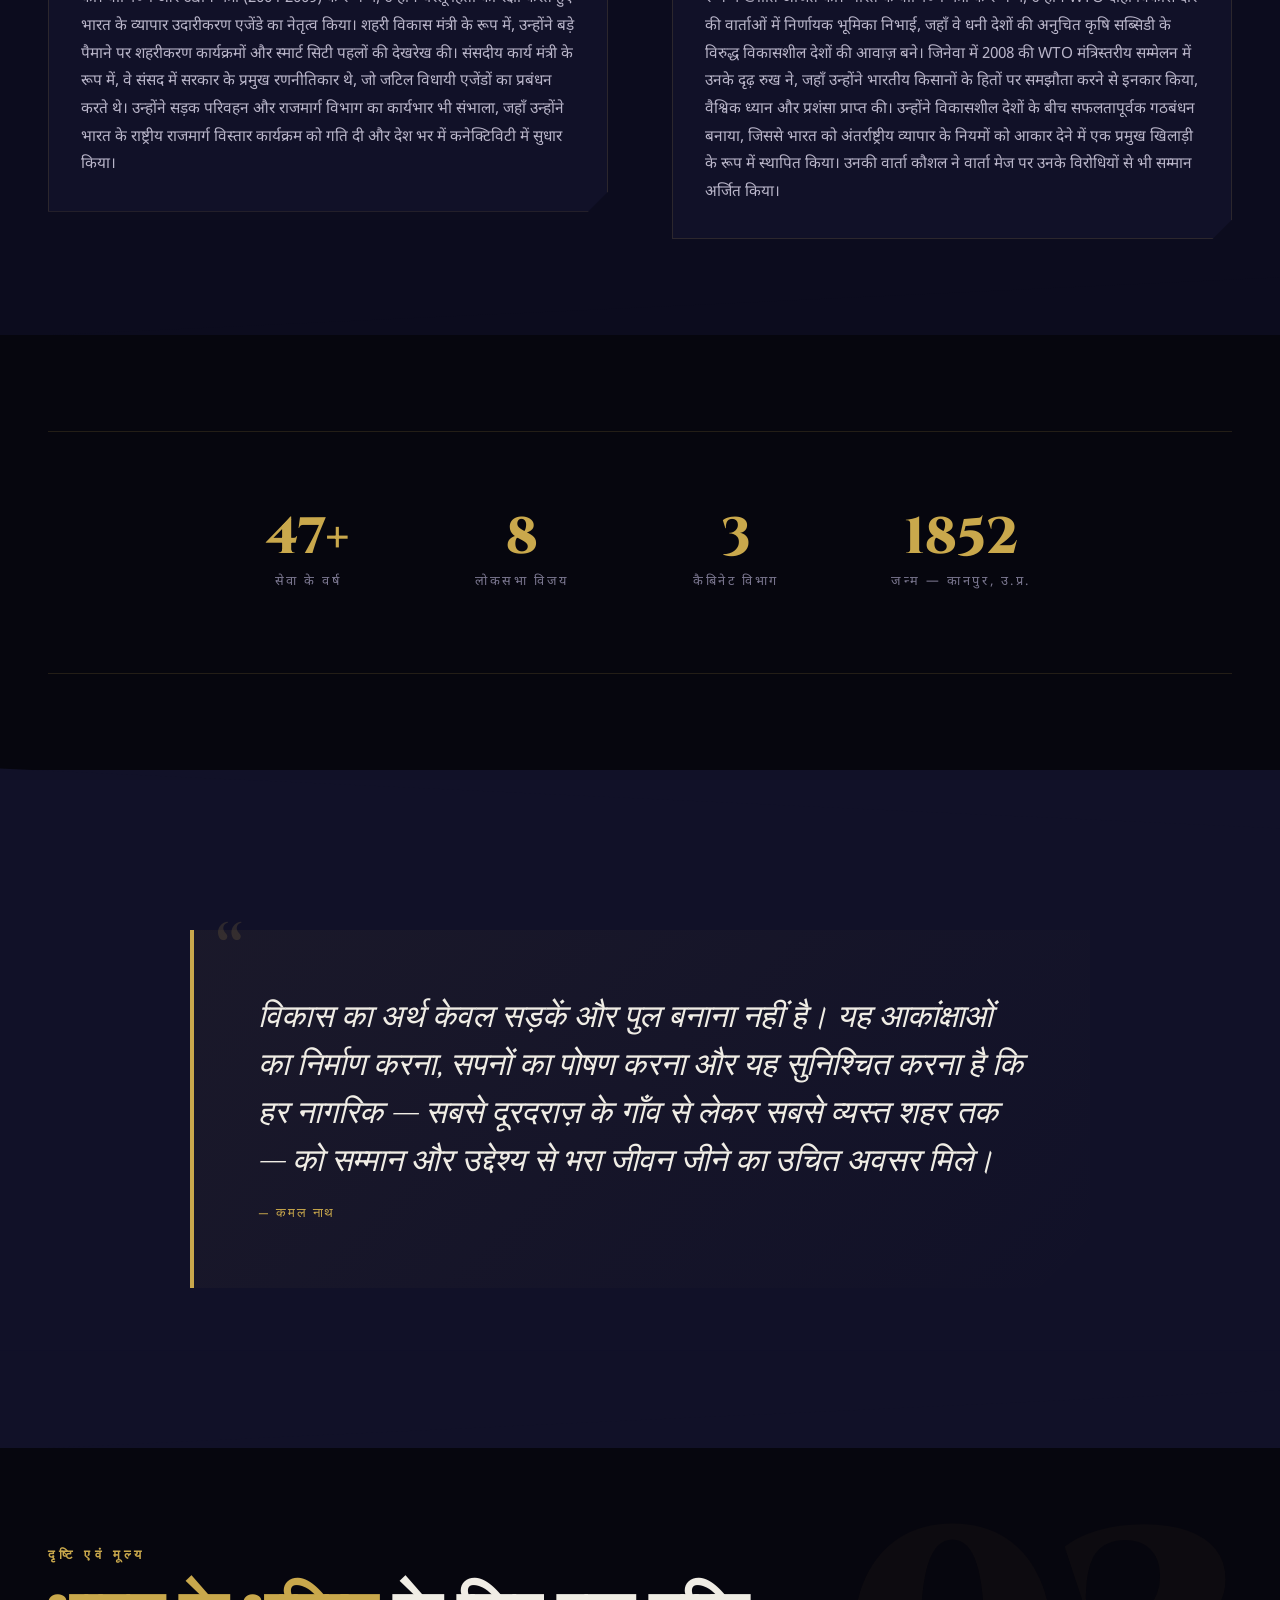
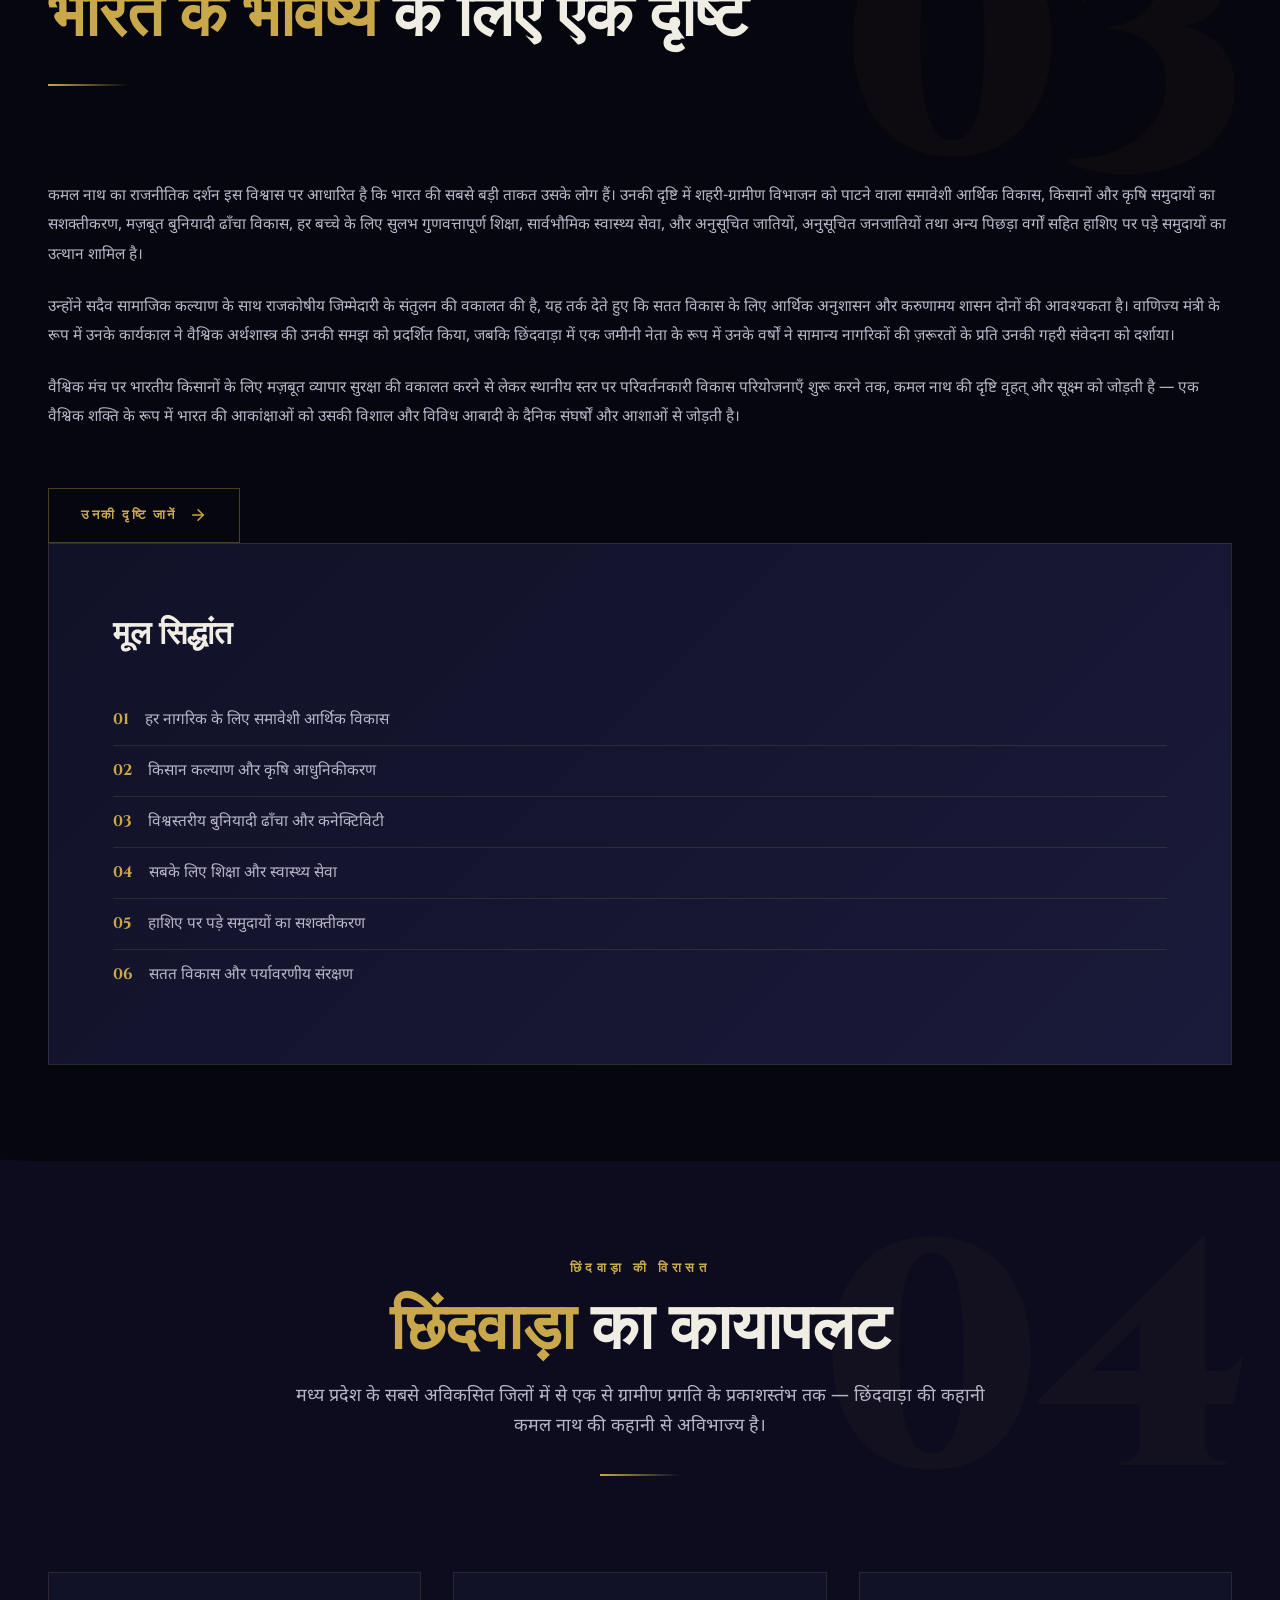
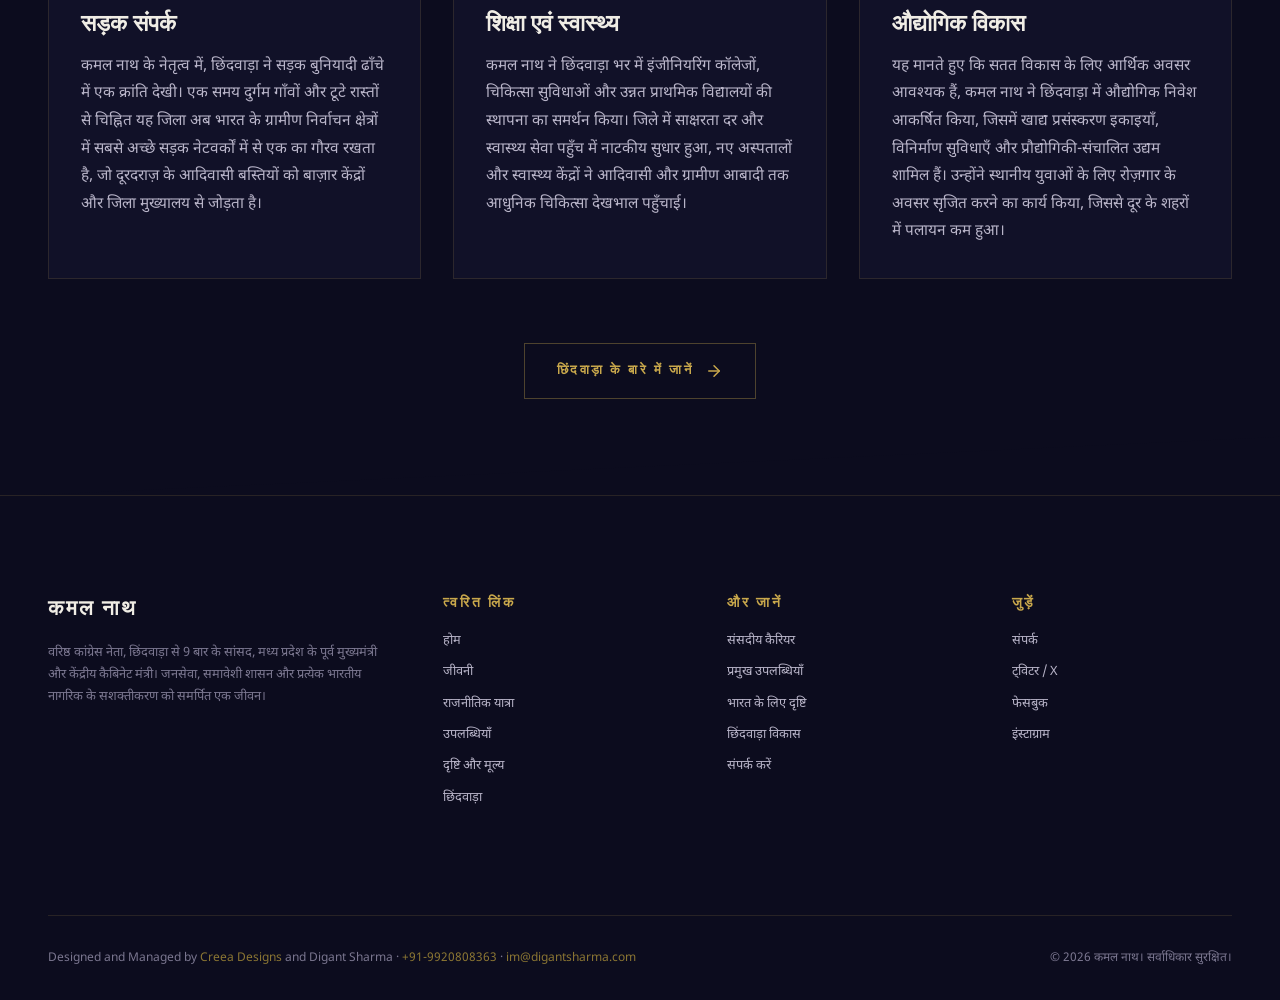
<file: hi/index.html>
<!DOCTYPE html>
<html lang="hi">
<head>
  <meta charset="UTF-8">
  <meta name="viewport" content="width=device-width, initial-scale=1.0">
  <meta name="description" content="कमल नाथ की आधिकारिक वेबसाइट - वरिष्ठ कांग्रेस नेता, छिंदवाड़ा से 9 बार के सांसद, मध्य प्रदेश के पूर्व मुख्यमंत्री, केंद्रीय कैबिनेट मंत्री एवं वैश्विक व्यापार वार्ताकार।">
  <meta name="keywords" content="कमल नाथ, कांग्रेस, छिंदवाड़ा, मध्य प्रदेश, सांसद, मुख्यमंत्री, भारतीय राजनीति, INC, WTO, वाणिज्य मंत्री">
  <meta name="author" content="कमल नाथ">
  <meta property="og:title" content="कमल नाथ - नेता · राजनेता · दूरदर्शी">
  <meta property="og:description" content="कमल नाथ की आधिकारिक वेबसाइट - 9 बार के सांसद, मध्य प्रदेश के पूर्व मुख्यमंत्री, केंद्रीय कैबिनेट मंत्री।">
  <meta property="og:type" content="website">
  <title>कमल नाथ - नेता &middot; राजनेता &middot; दूरदर्शी</title>
  <link rel="stylesheet" href="../css/style.css">
</head>
<body class="hindi">

  <!-- Loading Screen -->
  <div class="loader">
    <div class="loader__emblem"></div>
    <div class="loader__text">लोड हो रहा है...</div>
  </div>

  <!-- Particle Background -->
  <canvas id="particle-canvas"></canvas>

  <!-- Navigation -->
  <nav class="nav">
    <a href="index.html" class="nav__logo">
      <div class="nav__logo-emblem">
        <span class="ashoka-spoke" style="transform: rotate(0deg)"></span>
        <span class="ashoka-spoke" style="transform: rotate(30deg)"></span>
        <span class="ashoka-spoke" style="transform: rotate(60deg)"></span>
        <span class="ashoka-spoke" style="transform: rotate(90deg)"></span>
        <span class="ashoka-spoke" style="transform: rotate(120deg)"></span>
        <span class="ashoka-spoke" style="transform: rotate(150deg)"></span>
      </div>
      <div>
        <span class="nav__logo-text">कमल नाथ</span>
        <span class="nav__logo-subtitle">नेता &middot; राजनेता &middot; दूरदर्शी</span>
      </div>
    </a>

    <div class="nav__links">
      <a href="index.html" class="nav__link active">होम</a>
      <a href="biography.html" class="nav__link">जीवनी</a>
      <a href="political-journey.html" class="nav__link">राजनीतिक यात्रा</a>
      <a href="achievements.html" class="nav__link">उपलब्धियाँ</a>
      <a href="vision-values.html" class="nav__link">दृष्टि और मूल्य</a>
      <a href="chhindwara.html" class="nav__link">छिंदवाड़ा</a>
      <a href="contact.html" class="nav__link">संपर्क</a>
      <div class="lang-toggle">
        <a href="../en/index.html" class="lang-toggle__btn">EN</a>
        <a href="index.html" class="lang-toggle__btn active">HI</a>
      </div>
    </div>

    <button class="nav__hamburger" aria-label="नेविगेशन मेनू टॉगल करें">
      <span></span>
      <span></span>
      <span></span>
    </button>
  </nav>

  <!-- Mobile Navigation Overlay -->
  <div class="nav__mobile-overlay">
    <a href="index.html" class="nav__link active">होम</a>
    <a href="biography.html" class="nav__link">जीवनी</a>
    <a href="political-journey.html" class="nav__link">राजनीतिक यात्रा</a>
    <a href="achievements.html" class="nav__link">उपलब्धियाँ</a>
    <a href="vision-values.html" class="nav__link">दृष्टि और मूल्य</a>
    <a href="chhindwara.html" class="nav__link">छिंदवाड़ा</a>
    <a href="contact.html" class="nav__link">संपर्क</a>
    <div class="lang-toggle">
      <a href="../en/index.html" class="lang-toggle__btn">EN</a>
      <a href="index.html" class="lang-toggle__btn active">HI</a>
    </div>
  </div>

  <!-- Hero Section -->
  <section class="hero" id="home">
    <div class="hero__bg-gradient"></div>

    <div class="hero__content">
      <div class="hero__text">
        <p class="hero__overline">वरिष्ठ कांग्रेस नेता &middot; 9 बार के सांसद</p>
        <h1 class="hero__title">
          कमल
          <span class="gold">नाथ</span>
        </h1>
        <p class="hero__description">
          पाँच दशकों से अधिक समय से, कमल नाथ भारतीय लोकतंत्र के अग्रणी स्तंभ रहे हैं &mdash; एक ऐसे नेता जिनकी दूरदर्शिता ने राष्ट्रीय नीतियों को आकार दिया, अपने निर्वाचन क्षेत्र छिंदवाड़ा का कायापलट किया और विश्व मंच पर भारत का प्रतिनिधित्व किया। संसद के गलियारों से लेकर विश्व व्यापार संगठन की वार्ता मेज तक, उनकी विरासत अडिग सेवा, रणनीतिक शासन और भारत के लोगों के प्रति अटूट प्रतिबद्धता की कहानी है।
        </p>
        <div class="hero__stats">
          <div class="hero__stat">
            <div class="hero__stat-number" data-count="50" data-suffix="+">0</div>
            <div class="hero__stat-label">वर्ष राजनीति में</div>
          </div>
          <div class="hero__stat">
            <div class="hero__stat-number" data-count="9">0</div>
            <div class="hero__stat-label">बार निर्वाचित सांसद</div>
          </div>
          <div class="hero__stat">
            <div class="hero__stat-number" data-count="3">0</div>
            <div class="hero__stat-label">बार केंद्रीय मंत्री</div>
          </div>
          <div class="hero__stat">
            <div class="hero__stat-number" data-count="1">0</div>
            <div class="hero__stat-label">मुख्यमंत्रित्व</div>
          </div>
        </div>
      </div>

      <div class="hero__image-container">
        <div class="hero__image-frame">
          <img src="../images/kamal-nath-hero.jpg" alt="कमल नाथ - वरिष्ठ भारतीय राजनेता एवं राजनीतिज्ञ" loading="eager">
        </div>
        <div class="hero__image-border"></div>
        <div class="hero__image-accent"></div>
      </div>
    </div>

    <div class="hero__diagonal-cut"></div>
  </section>

  <!-- Ticker / Marquee Strip -->
  <section class="ticker" aria-hidden="true">
    <div class="ticker__inner">
      <span class="ticker__item">राजनेता <span class="dot"></span></span>
      <span class="ticker__item">सांसद <span class="dot"></span></span>
      <span class="ticker__item">प्रशासक <span class="dot"></span></span>
      <span class="ticker__item">दूरदर्शी <span class="dot"></span></span>
      <span class="ticker__item">नेता <span class="dot"></span></span>
      <span class="ticker__item">राजनेता <span class="dot"></span></span>
      <span class="ticker__item">सांसद <span class="dot"></span></span>
      <span class="ticker__item">प्रशासक <span class="dot"></span></span>
      <span class="ticker__item">दूरदर्शी <span class="dot"></span></span>
      <span class="ticker__item">नेता <span class="dot"></span></span>
    </div>
  </section>

  <!-- Introduction Section -->
  <section class="section section--void" id="introduction">
    <div class="section__container">
      <div class="section__bg-number">01</div>

      <div class="grid-asymmetric">
        <div class="reveal">
          <div class="section__header">
            <p class="section__overline">परिचय</p>
            <h2 class="section__title"><span class="gold">जनसेवा</span> को समर्पित एक जीवन</h2>
            <div class="gold-sep"></div>
          </div>

          <div class="prose">
            <p>
              <strong>कमल नाथ</strong>, जिनका जन्म 18 नवंबर 1946 को कानपुर, उत्तर प्रदेश में हुआ, भारत के सबसे अनुभवी और प्रभावशाली राजनीतिक नेताओं में से एक हैं। आधी सदी से अधिक के संसदीय कैरियर के साथ, उन्होंने मध्य प्रदेश के छिंदवाड़ा निर्वाचन क्षेत्र से लगातार नौ बार सांसद चुने जाने का गौरव प्राप्त किया है &mdash; यह एक ऐसा रिकॉर्ड है जो उनके और उनके द्वारा प्रतिनिधित्व किए जाने वाले लोगों के बीच के गहन विश्वास और स्थायी बंधन का प्रमाण है। एक युवा राजनीतिक कार्यकर्ता से लेकर वरिष्ठ कांग्रेस नेता, केंद्रीय कैबिनेट मंत्री और मध्य प्रदेश के मुख्यमंत्री तक की उनकी यात्रा समर्पण, रणनीतिक कुशलता और प्रगतिशील शासन के प्रति अडिग प्रतिबद्धता की कहानी है।
            </p>
            <p>
              कमल नाथ का राजनीतिक कैरियर 1970 के दशक की शुरुआत में प्रारंभ हुआ जब उन्होंने भारतीय राष्ट्रीय कांग्रेस में प्रवेश किया और तेज़ी से पार्टी के पदानुक्रम में ऊपर उठे। वे पहली बार 1980 में छिंदवाड़ा से लोकसभा के लिए निर्वाचित हुए, जो ऐतिहासिक रूप से मध्य प्रदेश में विपक्षी दलों का गढ़ माना जाता था। अथक जमीनी कार्य, परिवर्तनकारी विकास पहलों और ग्रामीण तथा आदिवासी समुदायों की आकांक्षाओं की गहन समझ के माध्यम से, उन्होंने छिंदवाड़ा को कांग्रेस पार्टी का एक अभेद्य गढ़ बना दिया। 1984, 1989, 1991, 1996, 1998, 1999, 2004 और 2014 में उनकी लगातार जीतें केवल चुनावी सफलता नहीं, बल्कि एक नेता और उनके लोगों के बीच एक गहरे रिश्ते को दर्शाती हैं &mdash; जो पूरे किए गए वादों और साझा प्रगति पर निर्मित है।
            </p>
            <p>
              अपने निर्वाचन क्षेत्र से परे, कमल नाथ ने केंद्रीय कैबिनेट में कुछ सबसे महत्वपूर्ण विभागों का कार्यभार संभाला है, जिनमें वाणिज्य और उद्योग मंत्री, शहरी विकास मंत्री, संसदीय कार्य मंत्री और सड़क परिवहन एवं राजमार्ग मंत्री शामिल हैं। इनमें से प्रत्येक भूमिका में उन्होंने नीतिगत विशेषज्ञता, प्रशासनिक दक्षता और दूरदर्शी सोच का एक विशिष्ट मिश्रण प्रस्तुत किया, जिसने भारत के आर्थिक और बुनियादी ढाँचे के परिदृश्य पर स्थायी छाप छोड़ी। विश्व व्यापार संगठन में भारत की व्यापार वार्ताओं में, विशेषकर दोहा विकास दौर के दौरान, उनके नेतृत्व ने उन्हें एक दुर्जेय वार्ताकार के रूप में अंतर्राष्ट्रीय पहचान दिलाई, जिन्होंने विकासशील देशों के हितों की प्रबलता से वकालत की। दिसंबर 2018 से मार्च 2020 तक मध्य प्रदेश के मुख्यमंत्री के रूप में, उन्होंने समाज के सबसे कमज़ोर वर्गों के उत्थान के लिए महत्वाकांक्षी कल्याणकारी कार्यक्रम और शासन सुधार शुरू किए।
            </p>
          </div>
        </div>

        <div class="reveal reveal--right reveal-delay-2">
          <div class="img-diagonal img-reveal" style="margin-bottom: var(--space-md);">
            <img src="../images/kamal-nath-parliament.jpg" alt="कमल नाथ जनता को संबोधित करते हुए" loading="lazy">
          </div>

          <div class="quote-block" style="margin-top: var(--space-md);">
            <p class="quote-block__text">लोकतंत्र की ताकत केवल उसके संस्थानों में नहीं, बल्कि उसके लोगों की अपना भाग्य स्वयं गढ़ने की अटल इच्छाशक्ति में निहित है।</p>
            <p class="quote-block__attribution">&mdash; कमल नाथ</p>
          </div>
        </div>
      </div>
    </div>
  </section>

  <!-- Key Highlights Section -->
  <section class="section section--dark" id="highlights">
    <div class="section__diagonal-top"></div>
    <div class="section__container">
      <div class="section__bg-number">02</div>

      <div class="section__header text-center reveal">
        <p class="section__overline">प्रमुख उपलब्धियाँ</p>
        <h2 class="section__title">एक <span class="gold">गौरवशाली कैरियर</span> के मील के पत्थर</h2>
        <p class="section__subtitle" style="margin-left: auto; margin-right: auto;">संसद, केंद्रीय कैबिनेट, वैश्विक मंच और मध्य प्रदेश के सर्वोच्च पद पर पाँच दशकों का नेतृत्व।</p>
        <div class="gold-sep gold-sep--center"></div>
      </div>

      <div class="grid-halves">
        <!-- Card 1: 9-Time MP -->
        <div class="card card--diagonal glow-card reveal reveal-delay-1">
          <div class="card__year">1980</div>
          <div class="card__icon">
            <svg xmlns="http://www.w3.org/2000/svg" width="36" height="36" viewBox="0 0 24 24" fill="none" stroke="currentColor" stroke-width="1.5" stroke-linecap="round" stroke-linejoin="round"><path d="M3 21h18M3 10h18M5 6l7-3 7 3M4 10v11M20 10v11M8 14v3M12 14v3M16 14v3"/></svg>
          </div>
          <h3 class="card__title">छिंदवाड़ा से 9 बार सांसद</h3>
          <p class="card__text">
            1980 में पहली बार निर्वाचित होने के बाद, कमल नाथ ने छिंदवाड़ा से लगातार नौ लोकसभा चुनाव जीते हैं, जिससे वे भारतीय इतिहास में सबसे लंबे समय तक सेवा करने वाले सांसदों में से एक बन गए। भारतीय राजनीति में उनका यह अटूट चुनावी रिकॉर्ड दुर्लभ है, जो छिंदवाड़ा के लोगों द्वारा उनमें रखे गए गहन विश्वास को दर्शाता है। उन्होंने इस निर्वाचन क्षेत्र को मध्य प्रदेश के सबसे पिछड़े जिलों में से एक से विकास का आदर्श बनाया, जिसे ग्रामीण और बुनियादी ढाँचे की प्रगति के लिए "छिंदवाड़ा मॉडल" की उपाधि मिली। उनकी जीतें चार दशकों से अधिक समय में फैली हैं, उन राजनीतिक लहरों और सत्ता-विरोधी ज्वारों को पार करती हुईं जिन्होंने उनके कई समकालीनों को हरा दिया।
          </p>
        </div>

        <!-- Card 2: Chief Minister -->
        <div class="card card--diagonal glow-card reveal reveal-delay-2">
          <div class="card__year">2018</div>
          <div class="card__icon">
            <svg xmlns="http://www.w3.org/2000/svg" width="36" height="36" viewBox="0 0 24 24" fill="none" stroke="currentColor" stroke-width="1.5" stroke-linecap="round" stroke-linejoin="round"><circle cx="12" cy="8" r="5"/><path d="M20 21a8 8 0 0 0-16 0"/><path d="M12 3v2M6.3 5.3l1.4 1.4M17.7 5.3l-1.4 1.4"/></svg>
          </div>
          <h3 class="card__title">मध्य प्रदेश के मुख्यमंत्री</h3>
          <p class="card__text">
            दिसंबर 2018 में, कमल नाथ ने मध्य प्रदेश विधानसभा चुनावों में कांग्रेस पार्टी की निर्णायक जीत के बाद मध्य प्रदेश के मुख्यमंत्री के रूप में शपथ ली, जिसने भाजपा के 15 वर्षों के शासन का अंत किया। 2018 से 2020 तक अपने कार्यकाल के दौरान, उन्होंने जय किसान फसल ऋण माफी योजना शुरू की, जो भारत के सबसे बड़े कृषि ऋण माफी कार्यक्रमों में से एक थी, जिसने लाखों कर्ज़ से दबे किसानों को राहत प्रदान की। उन्होंने शासन, शिक्षा और स्वास्थ्य सेवा में प्रमुख सुधार शुरू किए और आदिवासी कल्याण तथा ग्रामीण बुनियादी ढाँचे को संबोधित करने के लिए निर्णायक कदम उठाए। उनके संक्षिप्त लेकिन प्रभावशाली कार्यकाल ने राज्य स्तर पर उनकी कार्यकारी नेतृत्व क्षमता को प्रदर्शित किया।
          </p>
        </div>

        <!-- Card 3: Union Cabinet Minister -->
        <div class="card card--diagonal glow-card reveal reveal-delay-3">
          <div class="card__year">2004</div>
          <div class="card__icon">
            <svg xmlns="http://www.w3.org/2000/svg" width="36" height="36" viewBox="0 0 24 24" fill="none" stroke="currentColor" stroke-width="1.5" stroke-linecap="round" stroke-linejoin="round"><rect x="2" y="7" width="20" height="14" rx="2" ry="2"/><path d="M16 21V5a2 2 0 0 0-2-2h-4a2 2 0 0 0-2 2v16"/><line x1="6" y1="11" x2="6" y2="11"/><line x1="18" y1="11" x2="18" y2="11"/></svg>
          </div>
          <h3 class="card__title">केंद्रीय कैबिनेट मंत्री</h3>
          <p class="card__text">
            कमल नाथ ने विभिन्न कांग्रेस-नीत सरकारों के अंतर्गत अनेक केंद्रीय कैबिनेट विभागों में सेवा की। वाणिज्य और उद्योग मंत्री (2004-2009) के रूप में, उन्होंने घरेलू हितों की रक्षा करते हुए भारत के व्यापार उदारीकरण एजेंडे का नेतृत्व किया। शहरी विकास मंत्री के रूप में, उन्होंने बड़े पैमाने पर शहरीकरण कार्यक्रमों और स्मार्ट सिटी पहलों की देखरेख की। संसदीय कार्य मंत्री के रूप में, वे संसद में सरकार के प्रमुख रणनीतिकार थे, जो जटिल विधायी एजेंडों का प्रबंधन करते थे। उन्होंने सड़क परिवहन और राजमार्ग विभाग का कार्यभार भी संभाला, जहाँ उन्होंने भारत के राष्ट्रीय राजमार्ग विस्तार कार्यक्रम को गति दी और देश भर में कनेक्टिविटी में सुधार किया।
          </p>
        </div>

        <!-- Card 4: Global Trade Negotiator -->
        <div class="card card--diagonal glow-card reveal reveal-delay-4">
          <div class="card__year">2008</div>
          <div class="card__icon">
            <svg xmlns="http://www.w3.org/2000/svg" width="36" height="36" viewBox="0 0 24 24" fill="none" stroke="currentColor" stroke-width="1.5" stroke-linecap="round" stroke-linejoin="round"><circle cx="12" cy="12" r="10"/><line x1="2" y1="12" x2="22" y2="12"/><path d="M12 2a15.3 15.3 0 0 1 4 10 15.3 15.3 0 0 1-4 10 15.3 15.3 0 0 1-4-10 15.3 15.3 0 0 1 4-10z"/></svg>
          </div>
          <h3 class="card__title">वैश्विक व्यापार वार्ताकार (WTO)</h3>
          <p class="card__text">
            अंतर्राष्ट्रीय मंच पर, कमल नाथ ने अपने युग के सबसे दुर्जेय व्यापार वार्ताकारों में से एक के रूप में ख्याति अर्जित की। भारत के वाणिज्य मंत्री के रूप में, उन्होंने WTO दोहा विकास दौर की वार्ताओं में निर्णायक भूमिका निभाई, जहाँ वे धनी देशों की अनुचित कृषि सब्सिडी के विरुद्ध विकासशील देशों की आवाज़ बने। जिनेवा में 2008 की WTO मंत्रिस्तरीय सम्मेलन में उनके दृढ़ रुख ने, जहाँ उन्होंने भारतीय किसानों के हितों पर समझौता करने से इनकार किया, वैश्विक ध्यान और प्रशंसा प्राप्त की। उन्होंने विकासशील देशों के बीच सफलतापूर्वक गठबंधन बनाया, जिससे भारत को अंतर्राष्ट्रीय व्यापार के नियमों को आकार देने में एक प्रमुख खिलाड़ी के रूप में स्थापित किया। उनकी वार्ता कौशल ने वार्ता मेज पर उनके विरोधियों से भी सम्मान अर्जित किया।
          </p>
        </div>
      </div>
    </div>
    <div class="section__diagonal-bottom"></div>
  </section>

  <!-- Stats Row -->
  <section class="section section--void">
    <div class="section__container">
      <div class="stats-row reveal">
        <div class="stat-item">
          <div class="stat-item__number" data-count="50" data-suffix="+">0</div>
          <div class="stat-item__label">सेवा के वर्ष</div>
        </div>
        <div class="stat-item">
          <div class="stat-item__number" data-count="9">0</div>
          <div class="stat-item__label">लोकसभा विजय</div>
        </div>
        <div class="stat-item">
          <div class="stat-item__number" data-count="4">0</div>
          <div class="stat-item__label">कैबिनेट विभाग</div>
        </div>
        <div class="stat-item">
          <div class="stat-item__number" data-count="1946" data-prefix="">0</div>
          <div class="stat-item__label">जन्म &mdash; कानपुर, उ.प्र.</div>
        </div>
      </div>
    </div>
  </section>

  <!-- Quote Block Section -->
  <section class="section section--surface" id="quote">
    <div class="section__diagonal-top"></div>
    <div class="section__container section__container--narrow">
      <div class="reveal">
        <div class="quote-block" style="border-left-width: 4px;">
          <p class="quote-block__text">
            विकास का अर्थ केवल सड़कें और पुल बनाना नहीं है। यह आकांक्षाओं का निर्माण करना, सपनों का पोषण करना और यह सुनिश्चित करना है कि हर नागरिक &mdash; सबसे दूरदराज़ के गाँव से लेकर सबसे व्यस्त शहर तक &mdash; को सम्मान और उद्देश्य से भरा जीवन जीने का उचित अवसर मिले।
          </p>
          <p class="quote-block__attribution">&mdash; कमल नाथ</p>
        </div>
      </div>
    </div>
    <div class="section__diagonal-bottom"></div>
  </section>

  <!-- Vision Preview Section -->
  <section class="section section--void" id="vision-preview">
    <div class="section__container">
      <div class="section__bg-number">03</div>

      <div class="grid-asymmetric--reverse reveal">
        <div>
          <div class="section__header">
            <p class="section__overline">दृष्टि एवं मूल्य</p>
            <h2 class="section__title"><span class="gold">भारत के भविष्य</span> के लिए एक दृष्टि</h2>
            <div class="gold-sep"></div>
          </div>

          <div class="prose">
            <p>
              कमल नाथ का राजनीतिक दर्शन इस विश्वास पर आधारित है कि भारत की सबसे बड़ी ताकत उसके लोग हैं। उनकी दृष्टि में शहरी-ग्रामीण विभाजन को पाटने वाला समावेशी आर्थिक विकास, किसानों और कृषि समुदायों का सशक्तीकरण, मज़बूत बुनियादी ढाँचा विकास, हर बच्चे के लिए सुलभ गुणवत्तापूर्ण शिक्षा, सार्वभौमिक स्वास्थ्य सेवा, और अनुसूचित जातियों, अनुसूचित जनजातियों तथा अन्य पिछड़ा वर्गों सहित हाशिए पर पड़े समुदायों का उत्थान शामिल है।
            </p>
            <p>
              उन्होंने सदैव सामाजिक कल्याण के साथ राजकोषीय जिम्मेदारी के संतुलन की वकालत की है, यह तर्क देते हुए कि सतत विकास के लिए आर्थिक अनुशासन और करुणामय शासन दोनों की आवश्यकता है। वाणिज्य मंत्री के रूप में उनके कार्यकाल ने वैश्विक अर्थशास्त्र की उनकी समझ को प्रदर्शित किया, जबकि छिंदवाड़ा में एक जमीनी नेता के रूप में उनके वर्षों ने सामान्य नागरिकों की ज़रूरतों के प्रति उनकी गहरी संवेदना को दर्शाया।
            </p>
            <p>
              वैश्विक मंच पर भारतीय किसानों के लिए मज़बूत व्यापार सुरक्षा की वकालत करने से लेकर स्थानीय स्तर पर परिवर्तनकारी विकास परियोजनाएँ शुरू करने तक, कमल नाथ की दृष्टि वृहत् और सूक्ष्म को जोड़ती है &mdash; एक वैश्विक शक्ति के रूप में भारत की आकांक्षाओं को उसकी विशाल और विविध आबादी के दैनिक संघर्षों और आशाओं से जोड़ती है।
            </p>
          </div>

          <a href="vision-values.html" style="display: inline-flex; align-items: center; gap: 0.75rem; margin-top: var(--space-md); font-family: var(--font-display); font-size: var(--fs-small); font-weight: 600; color: var(--color-gold); text-transform: uppercase; letter-spacing: 0.2em; border: 1px solid var(--color-border-strong); padding: 1rem 2rem; transition: all 0.3s ease;">
            उनकी दृष्टि जानें
            <svg xmlns="http://www.w3.org/2000/svg" width="18" height="18" viewBox="0 0 24 24" fill="none" stroke="currentColor" stroke-width="2" stroke-linecap="round" stroke-linejoin="round"><line x1="5" y1="12" x2="19" y2="12"/><polyline points="12 5 19 12 12 19"/></svg>
          </a>
        </div>

        <div class="reveal reveal--left reveal-delay-2">
          <div class="card" style="background: linear-gradient(135deg, var(--color-surface), var(--color-surface-elevated)); padding: var(--space-lg);">
            <h3 class="card__title" style="font-size: var(--fs-h3); margin-bottom: var(--space-md);">मूल सिद्धांत</h3>
            <ul style="list-style: none; padding: 0;">
              <li style="padding: 0.75rem 0; border-bottom: 1px solid var(--color-border); color: var(--color-text-secondary); font-size: var(--fs-body);">
                <span class="text-gold" style="font-family: var(--font-display); font-weight: 700; margin-right: 0.75rem;">01</span>
                हर नागरिक के लिए समावेशी आर्थिक विकास
              </li>
              <li style="padding: 0.75rem 0; border-bottom: 1px solid var(--color-border); color: var(--color-text-secondary); font-size: var(--fs-body);">
                <span class="text-gold" style="font-family: var(--font-display); font-weight: 700; margin-right: 0.75rem;">02</span>
                किसान कल्याण और कृषि आधुनिकीकरण
              </li>
              <li style="padding: 0.75rem 0; border-bottom: 1px solid var(--color-border); color: var(--color-text-secondary); font-size: var(--fs-body);">
                <span class="text-gold" style="font-family: var(--font-display); font-weight: 700; margin-right: 0.75rem;">03</span>
                विश्वस्तरीय बुनियादी ढाँचा और कनेक्टिविटी
              </li>
              <li style="padding: 0.75rem 0; border-bottom: 1px solid var(--color-border); color: var(--color-text-secondary); font-size: var(--fs-body);">
                <span class="text-gold" style="font-family: var(--font-display); font-weight: 700; margin-right: 0.75rem;">04</span>
                सबके लिए शिक्षा और स्वास्थ्य सेवा
              </li>
              <li style="padding: 0.75rem 0; border-bottom: 1px solid var(--color-border); color: var(--color-text-secondary); font-size: var(--fs-body);">
                <span class="text-gold" style="font-family: var(--font-display); font-weight: 700; margin-right: 0.75rem;">05</span>
                हाशिए पर पड़े समुदायों का सशक्तीकरण
              </li>
              <li style="padding: 0.75rem 0; color: var(--color-text-secondary); font-size: var(--fs-body);">
                <span class="text-gold" style="font-family: var(--font-display); font-weight: 700; margin-right: 0.75rem;">06</span>
                सतत विकास और पर्यावरणीय संरक्षण
              </li>
            </ul>
          </div>
        </div>
      </div>
    </div>
  </section>

  <!-- Chhindwara Preview Section -->
  <section class="section section--dark" id="chhindwara-preview">
    <div class="section__diagonal-top"></div>
    <div class="section__container">
      <div class="section__bg-number">04</div>

      <div class="section__header text-center reveal">
        <p class="section__overline">छिंदवाड़ा की विरासत</p>
        <h2 class="section__title"><span class="gold">छिंदवाड़ा</span> का कायापलट</h2>
        <p class="section__subtitle" style="margin-left: auto; margin-right: auto;">
          मध्य प्रदेश के सबसे अविकसित जिलों में से एक से ग्रामीण प्रगति के प्रकाशस्तंभ तक &mdash; छिंदवाड़ा की कहानी कमल नाथ की कहानी से अविभाज्य है।
        </p>
        <div class="gold-sep gold-sep--center"></div>
      </div>

      <div class="grid-thirds reveal">
        <div class="card glow-card reveal-delay-1">
          <h3 class="card__title">सड़क संपर्क</h3>
          <p class="card__text">
            कमल नाथ के नेतृत्व में, छिंदवाड़ा ने सड़क बुनियादी ढाँचे में एक क्रांति देखी। एक समय दुर्गम गाँवों और टूटे रास्तों से चिह्नित यह जिला अब भारत के ग्रामीण निर्वाचन क्षेत्रों में सबसे अच्छे सड़क नेटवर्कों में से एक का गौरव रखता है, जो दूरदराज़ के आदिवासी बस्तियों को बाज़ार केंद्रों और जिला मुख्यालय से जोड़ता है।
          </p>
        </div>
        <div class="card glow-card reveal-delay-2">
          <h3 class="card__title">शिक्षा एवं स्वास्थ्य</h3>
          <p class="card__text">
            कमल नाथ ने छिंदवाड़ा भर में इंजीनियरिंग कॉलेजों, चिकित्सा सुविधाओं और उन्नत प्राथमिक विद्यालयों की स्थापना का समर्थन किया। जिले में साक्षरता दर और स्वास्थ्य सेवा पहुँच में नाटकीय सुधार हुआ, नए अस्पतालों और स्वास्थ्य केंद्रों ने आदिवासी और ग्रामीण आबादी तक आधुनिक चिकित्सा देखभाल पहुँचाई।
          </p>
        </div>
        <div class="card glow-card reveal-delay-3">
          <h3 class="card__title">औद्योगिक विकास</h3>
          <p class="card__text">
            यह मानते हुए कि सतत विकास के लिए आर्थिक अवसर आवश्यक हैं, कमल नाथ ने छिंदवाड़ा में औद्योगिक निवेश आकर्षित किया, जिसमें खाद्य प्रसंस्करण इकाइयाँ, विनिर्माण सुविधाएँ और प्रौद्योगिकी-संचालित उद्यम शामिल हैं। उन्होंने स्थानीय युवाओं के लिए रोज़गार के अवसर सृजित करने का कार्य किया, जिससे दूर के शहरों में पलायन कम हुआ।
          </p>
        </div>
      </div>

      <div class="text-center mt-lg reveal">
        <a href="chhindwara.html" style="display: inline-flex; align-items: center; gap: 0.75rem; font-family: var(--font-display); font-size: var(--fs-small); font-weight: 600; color: var(--color-gold); text-transform: uppercase; letter-spacing: 0.2em; border: 1px solid var(--color-border-strong); padding: 1rem 2rem; transition: all 0.3s ease;">
          छिंदवाड़ा के बारे में जानें
          <svg xmlns="http://www.w3.org/2000/svg" width="18" height="18" viewBox="0 0 24 24" fill="none" stroke="currentColor" stroke-width="2" stroke-linecap="round" stroke-linejoin="round"><line x1="5" y1="12" x2="19" y2="12"/><polyline points="12 5 19 12 12 19"/></svg>
        </a>
      </div>
    </div>
    <div class="section__diagonal-bottom"></div>
  </section>

  <!-- Footer -->
  <footer class="footer">
    <div class="footer__container">
      <div class="footer__grid">
        <!-- Brand Column -->
        <div class="footer__brand">
          <div class="footer__brand-name">कमल नाथ</div>
          <p class="footer__brand-text">
            वरिष्ठ कांग्रेस नेता, छिंदवाड़ा से 9 बार के सांसद, मध्य प्रदेश के पूर्व मुख्यमंत्री और केंद्रीय कैबिनेट मंत्री। जनसेवा, समावेशी शासन और प्रत्येक भारतीय नागरिक के सशक्तीकरण को समर्पित एक जीवन।
          </p>
        </div>

        <!-- Quick Links Column -->
        <div>
          <h4 class="footer__col-title">त्वरित लिंक</h4>
          <a href="index.html" class="footer__col-link">होम</a>
          <a href="biography.html" class="footer__col-link">जीवनी</a>
          <a href="political-journey.html" class="footer__col-link">राजनीतिक यात्रा</a>
          <a href="achievements.html" class="footer__col-link">उपलब्धियाँ</a>
          <a href="vision-values.html" class="footer__col-link">दृष्टि और मूल्य</a>
          <a href="chhindwara.html" class="footer__col-link">छिंदवाड़ा</a>
        </div>

        <!-- More Links Column -->
        <div>
          <h4 class="footer__col-title">और जानें</h4>
          <a href="political-journey.html" class="footer__col-link">संसदीय कैरियर</a>
          <a href="achievements.html" class="footer__col-link">प्रमुख उपलब्धियाँ</a>
          <a href="vision-values.html" class="footer__col-link">भारत के लिए दृष्टि</a>
          <a href="chhindwara.html" class="footer__col-link">छिंदवाड़ा विकास</a>
          <a href="contact.html" class="footer__col-link">संपर्क करें</a>
        </div>

        <!-- Connect Column -->
        <div>
          <h4 class="footer__col-title">जुड़ें</h4>
          <a href="contact.html" class="footer__col-link">संपर्क</a>
          <a href="https://twitter.com/OfficeOfKNath" class="footer__col-link" target="_blank" rel="noopener noreferrer">ट्विटर / X</a>
          <a href="https://www.facebook.com/OfficeOfKamalNath" class="footer__col-link" target="_blank" rel="noopener noreferrer">फेसबुक</a>
          <a href="https://www.instagram.com/officeofknath/" class="footer__col-link" target="_blank" rel="noopener noreferrer">इंस्टाग्राम</a>
        </div>
      </div>

      <div class="footer__bottom">
        <div class="footer__credit">
          Designed and Managed by <a href="https://www.creaadesigns.com/" target="_blank" rel="noopener noreferrer">Creea Designs</a> and Digant Sharma &middot; <a href="tel:+919920808363">+91-9920808363</a> &middot; <a href="mailto:im@digantsharma.com">im@digantsharma.com</a>
        </div>
        <div class="footer__copyright">
          &copy; 2026 कमल नाथ। सर्वाधिकार सुरक्षित।
        </div>
      </div>
    </div>
  </footer>

  <!-- Decorative Float Elements -->
  <div class="float-element float-element--circle" style="width: 200px; height: 200px; top: 30%; right: -80px;" data-speed="0.05"></div>
  <div class="float-element float-element--diamond" style="width: 40px; height: 40px; top: 60%; left: 5%;" data-speed="0.08"></div>
  <div class="float-element float-element--circle" style="width: 120px; height: 120px; top: 75%; right: 10%;" data-speed="0.03"></div>

  <!-- Scripts -->
  <script src="../js/particles.js"></script>
  <script src="../js/main.js"></script>

</body>
</html>
</file>
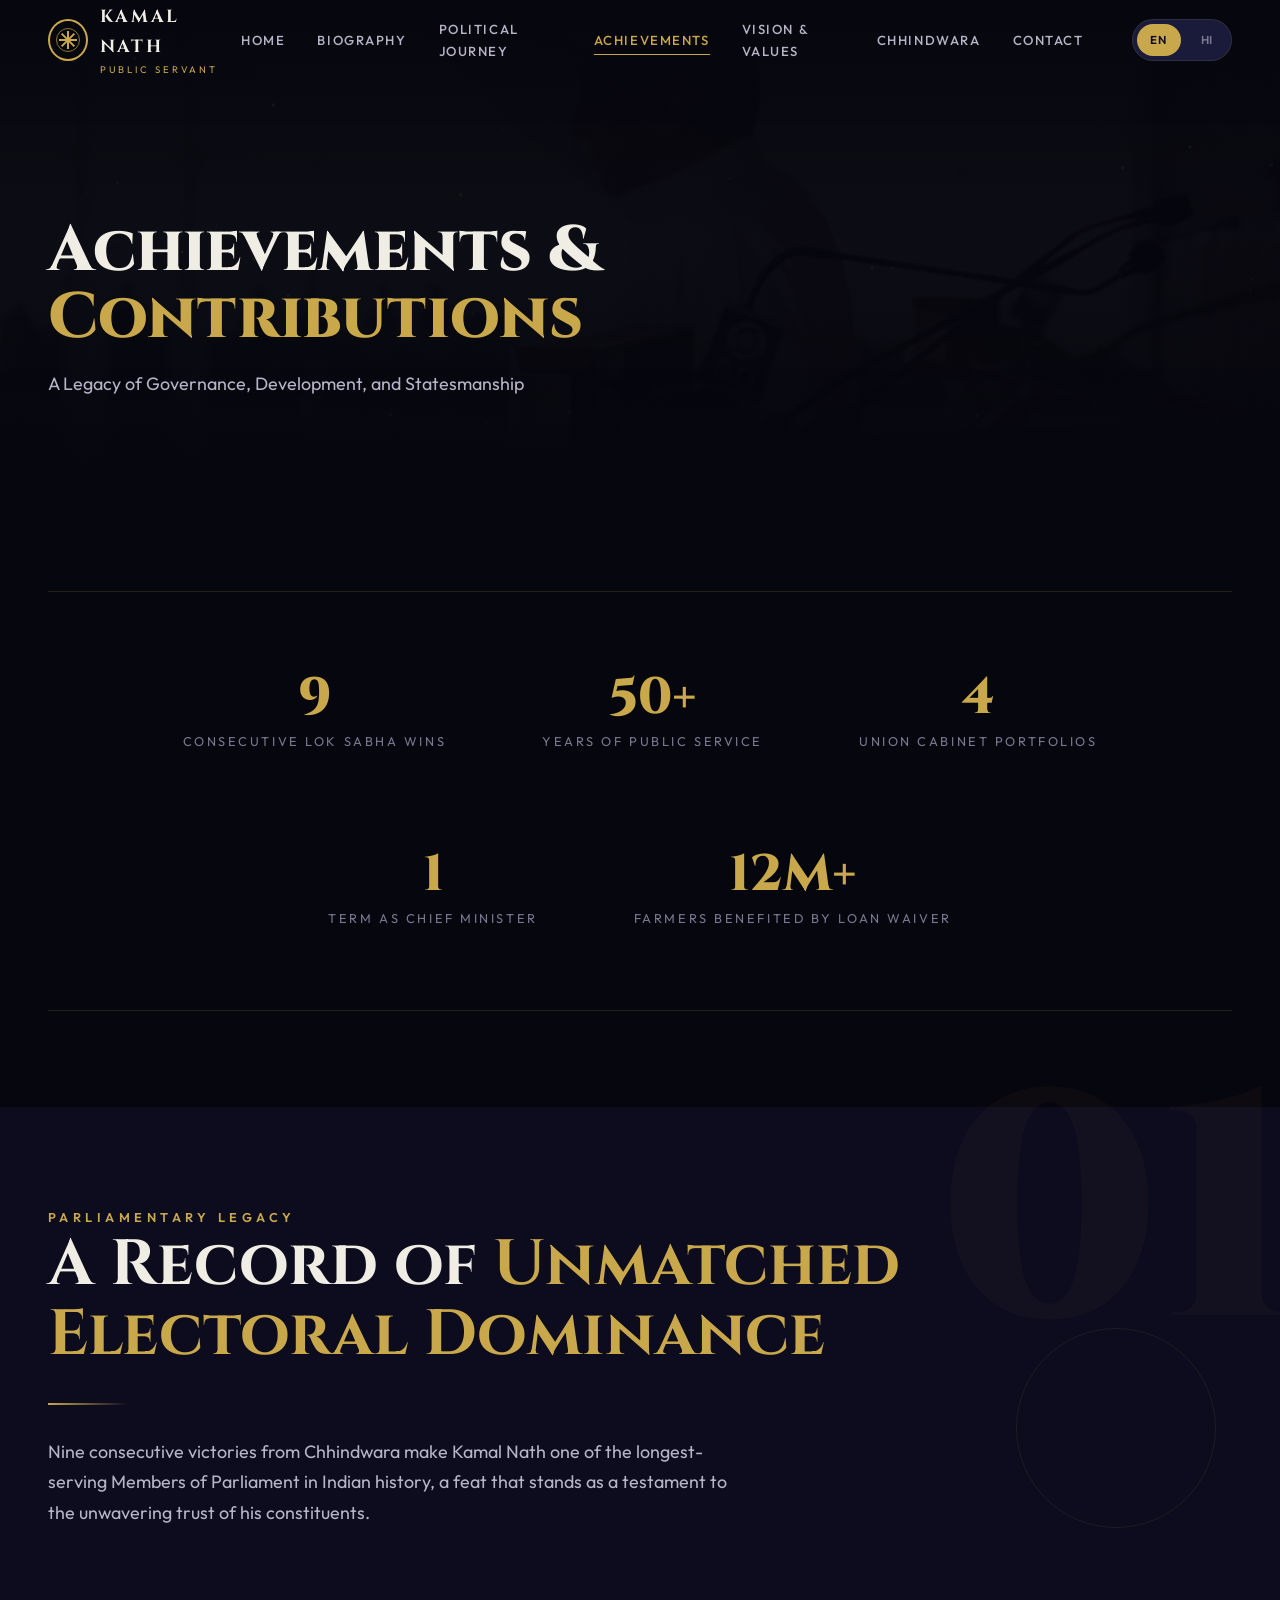
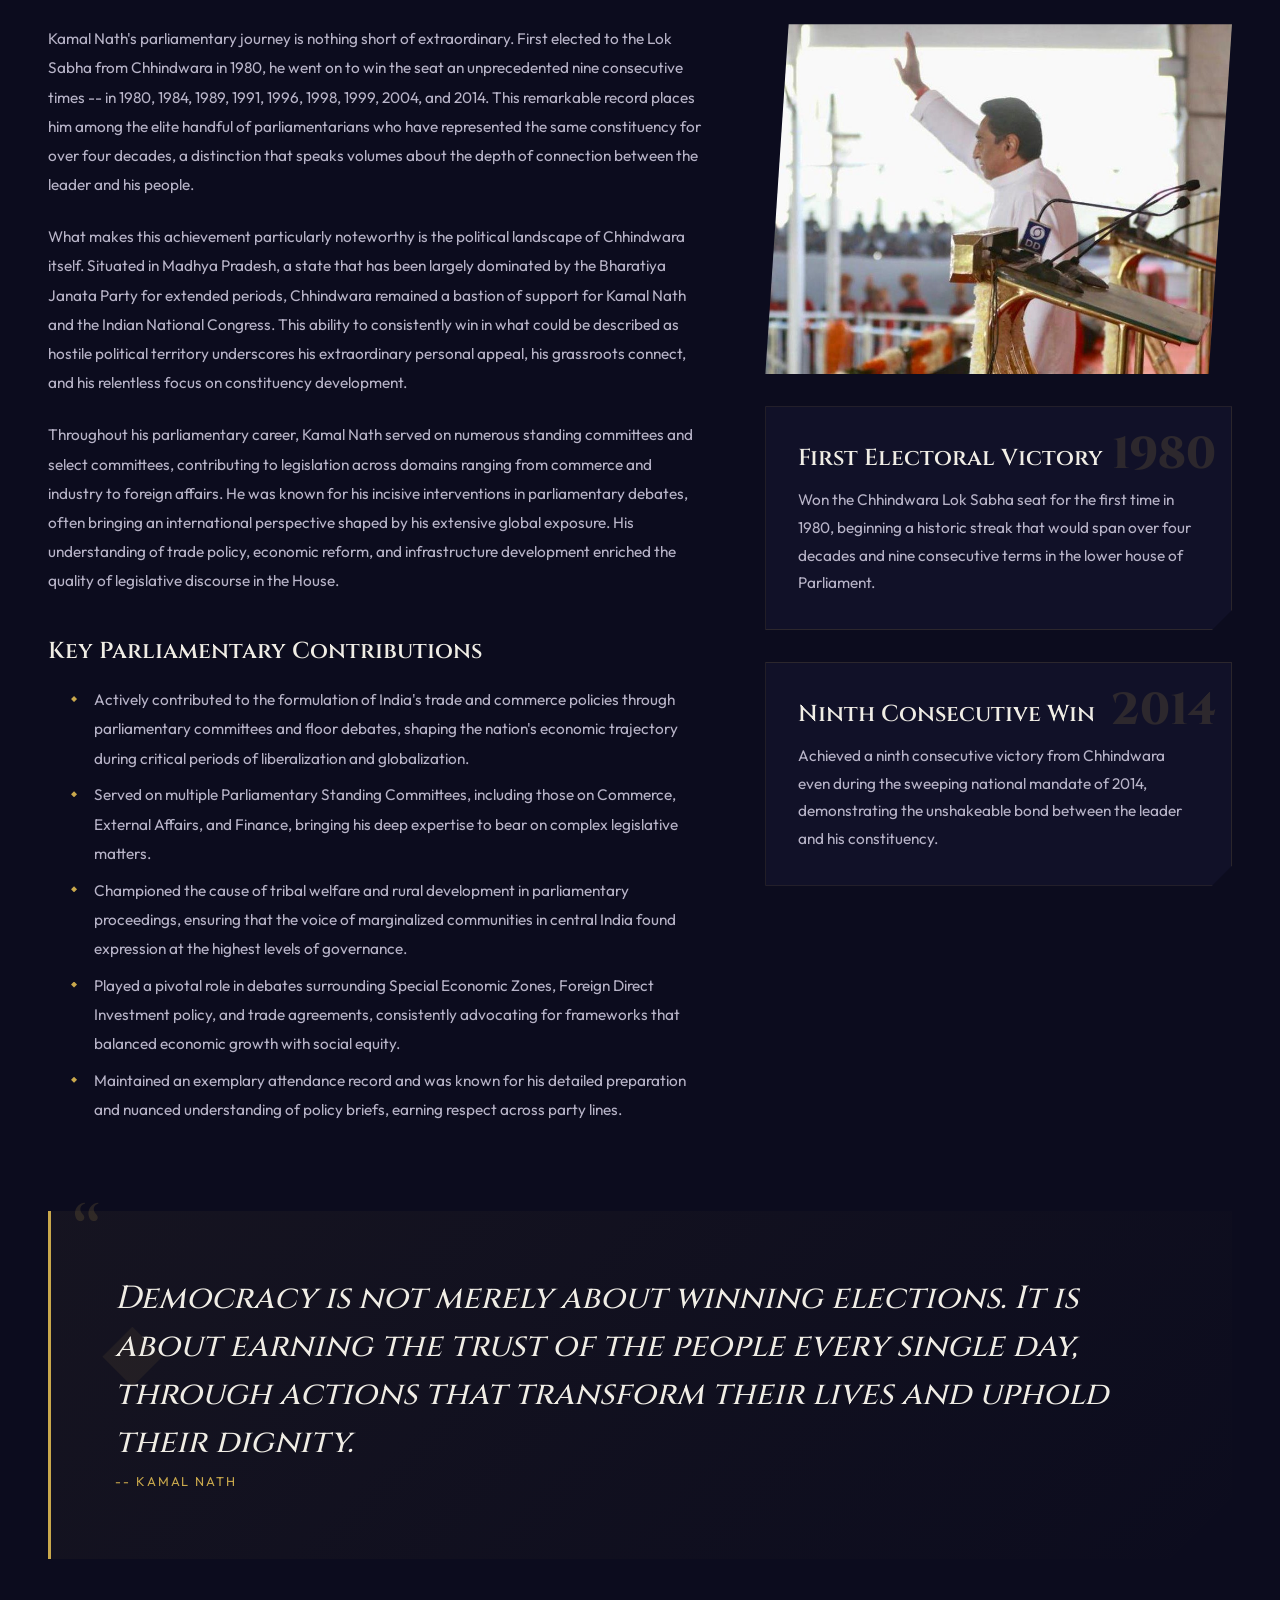
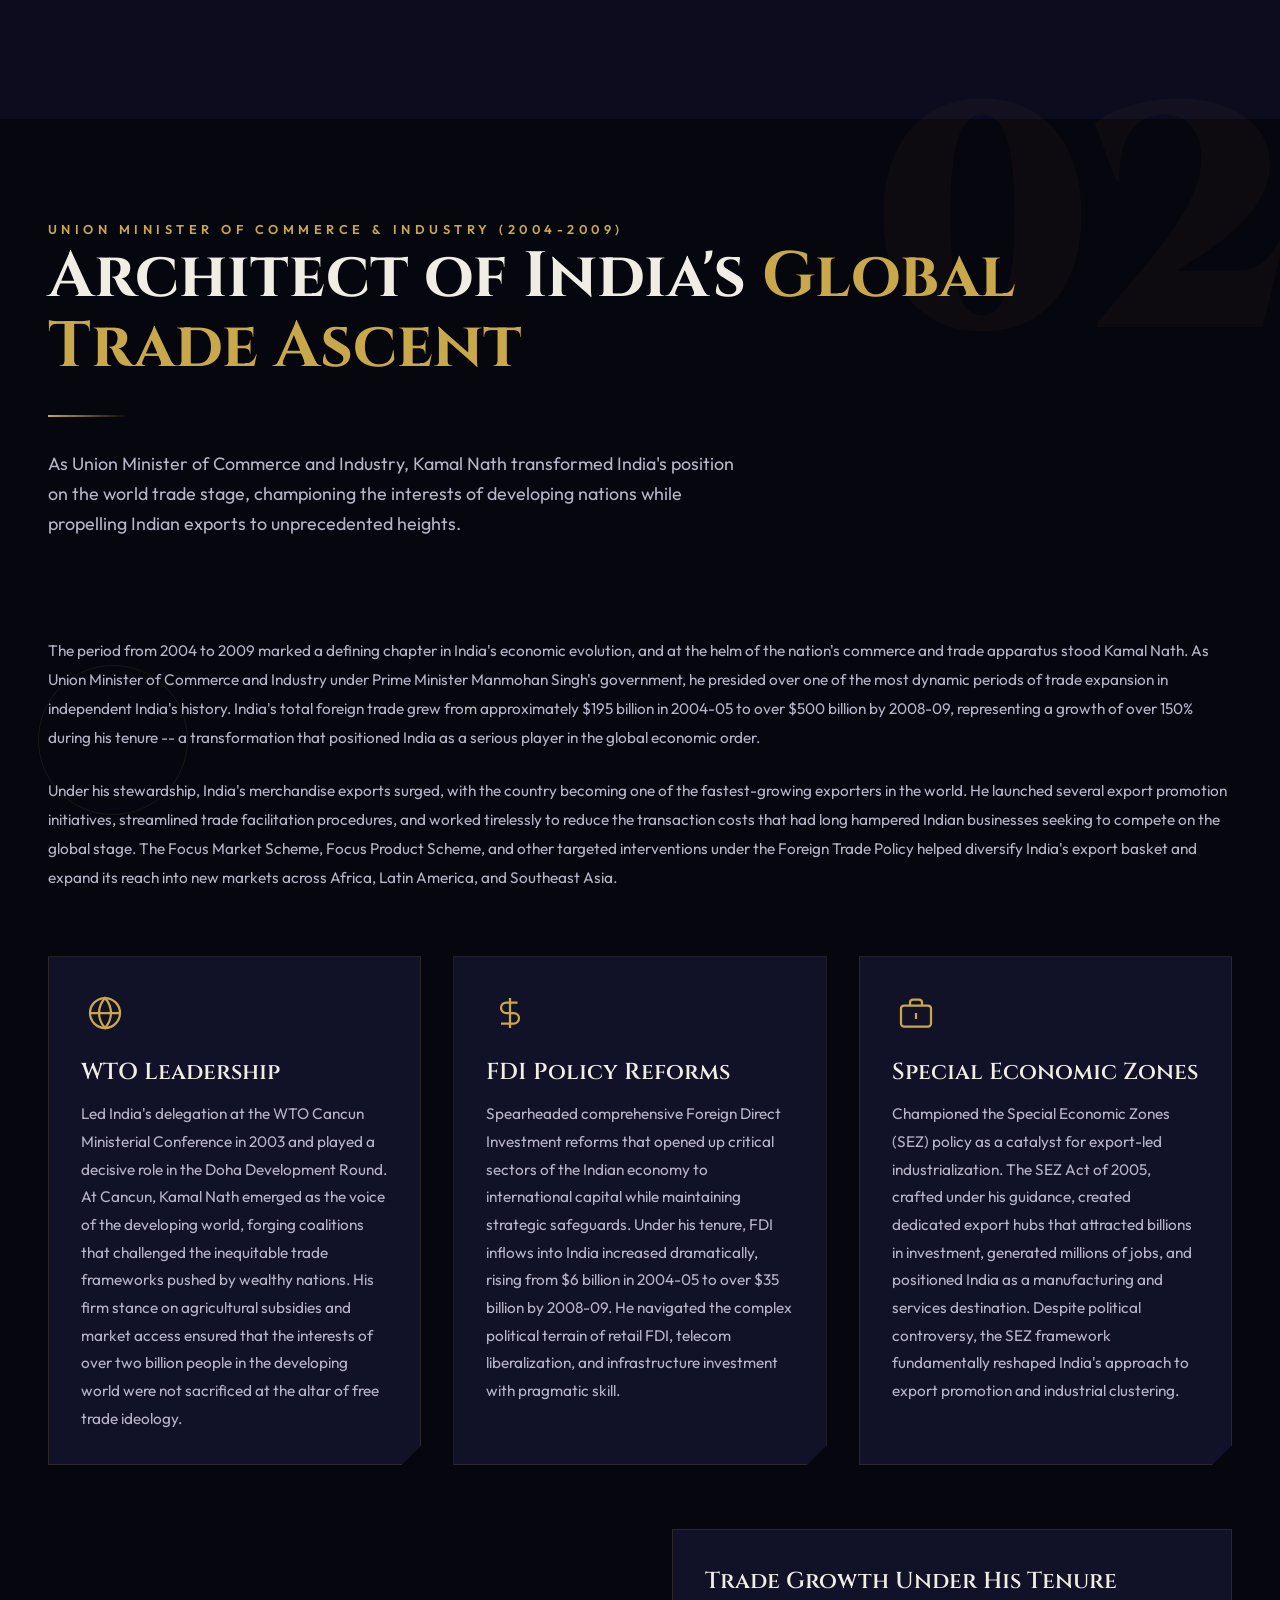
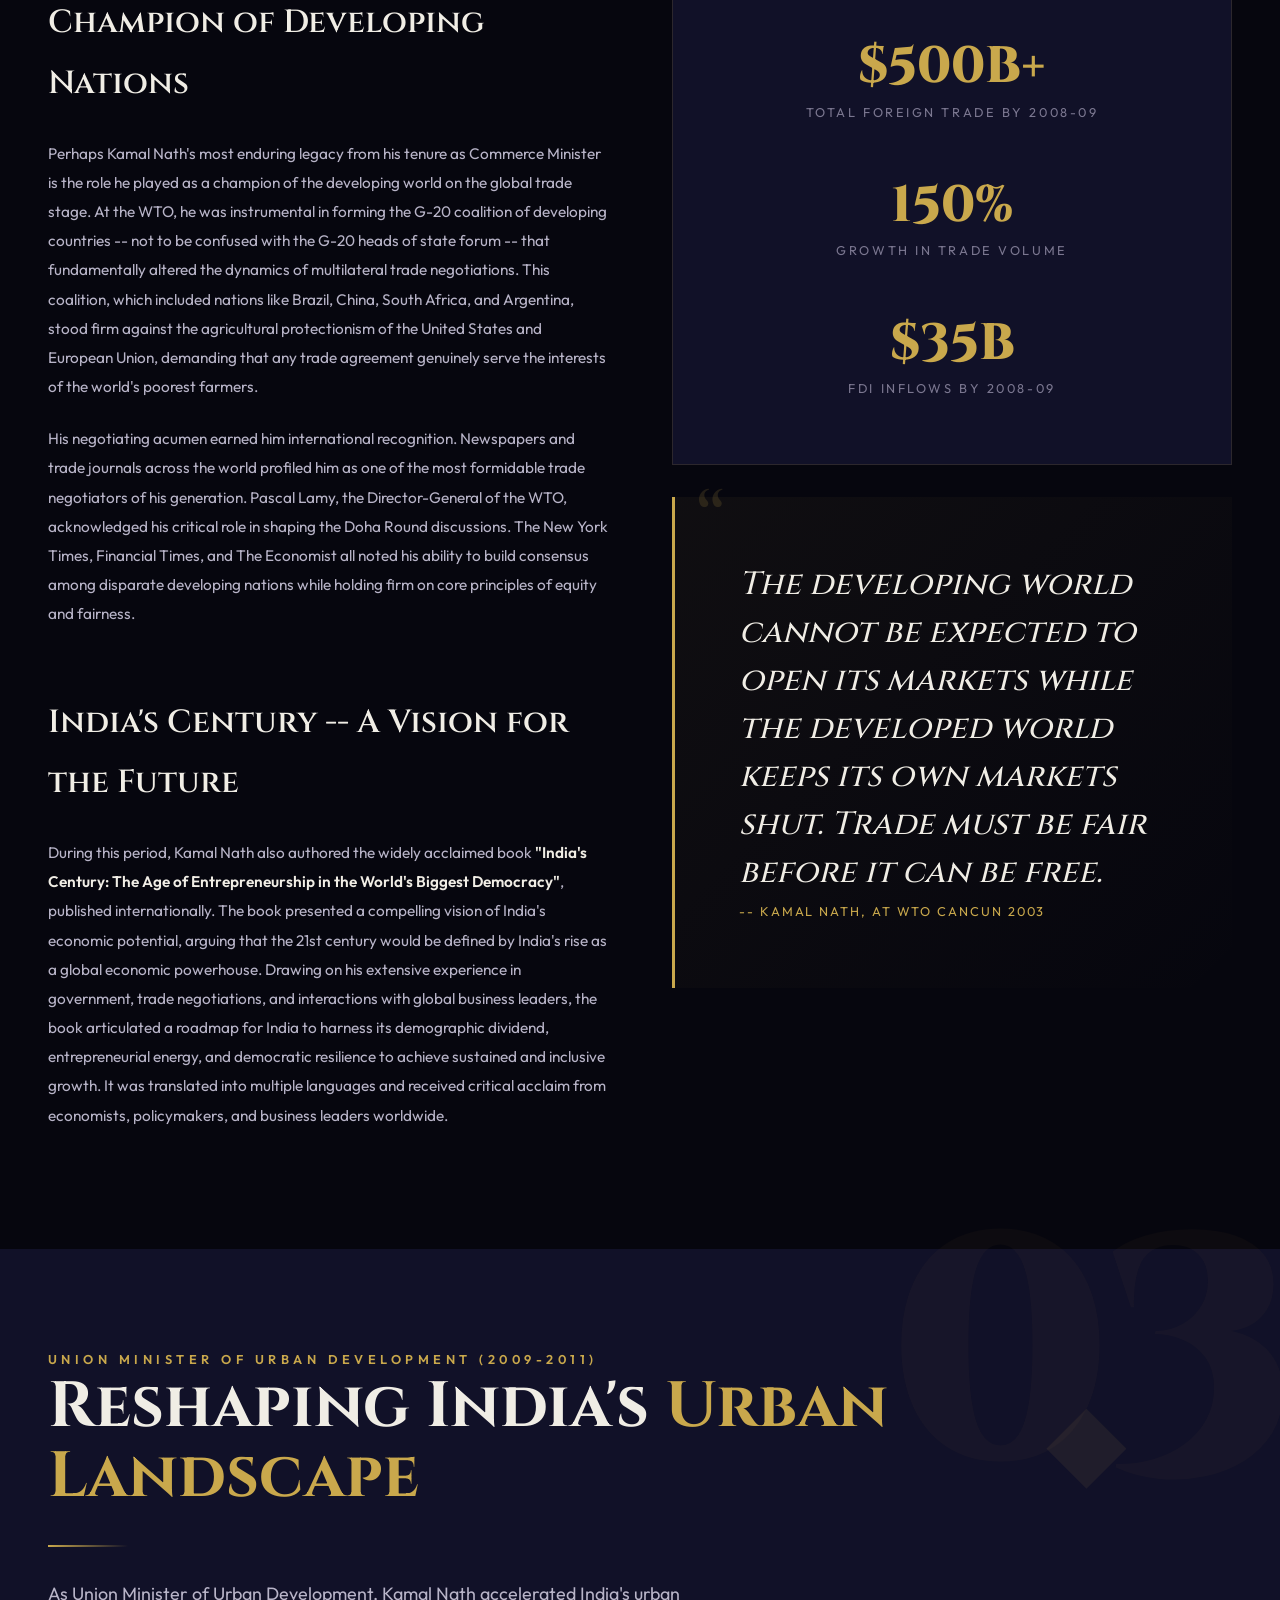
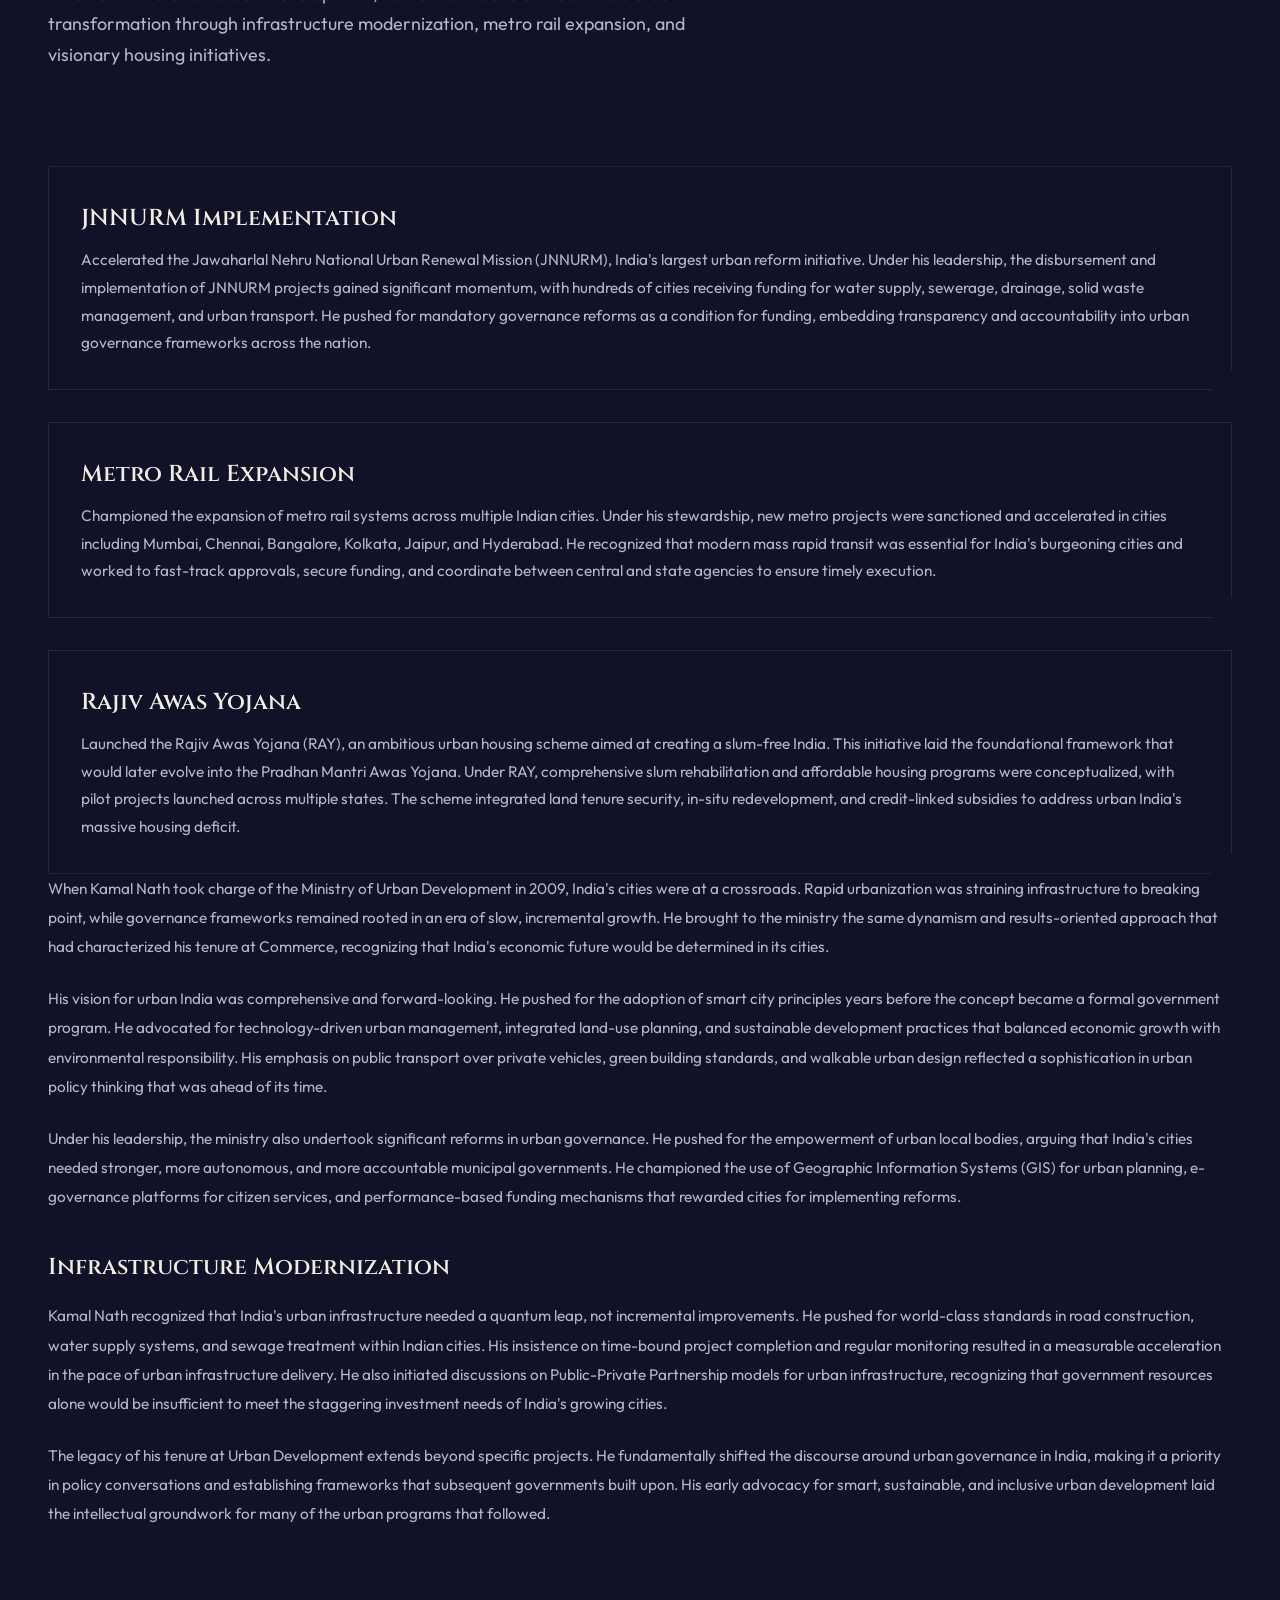
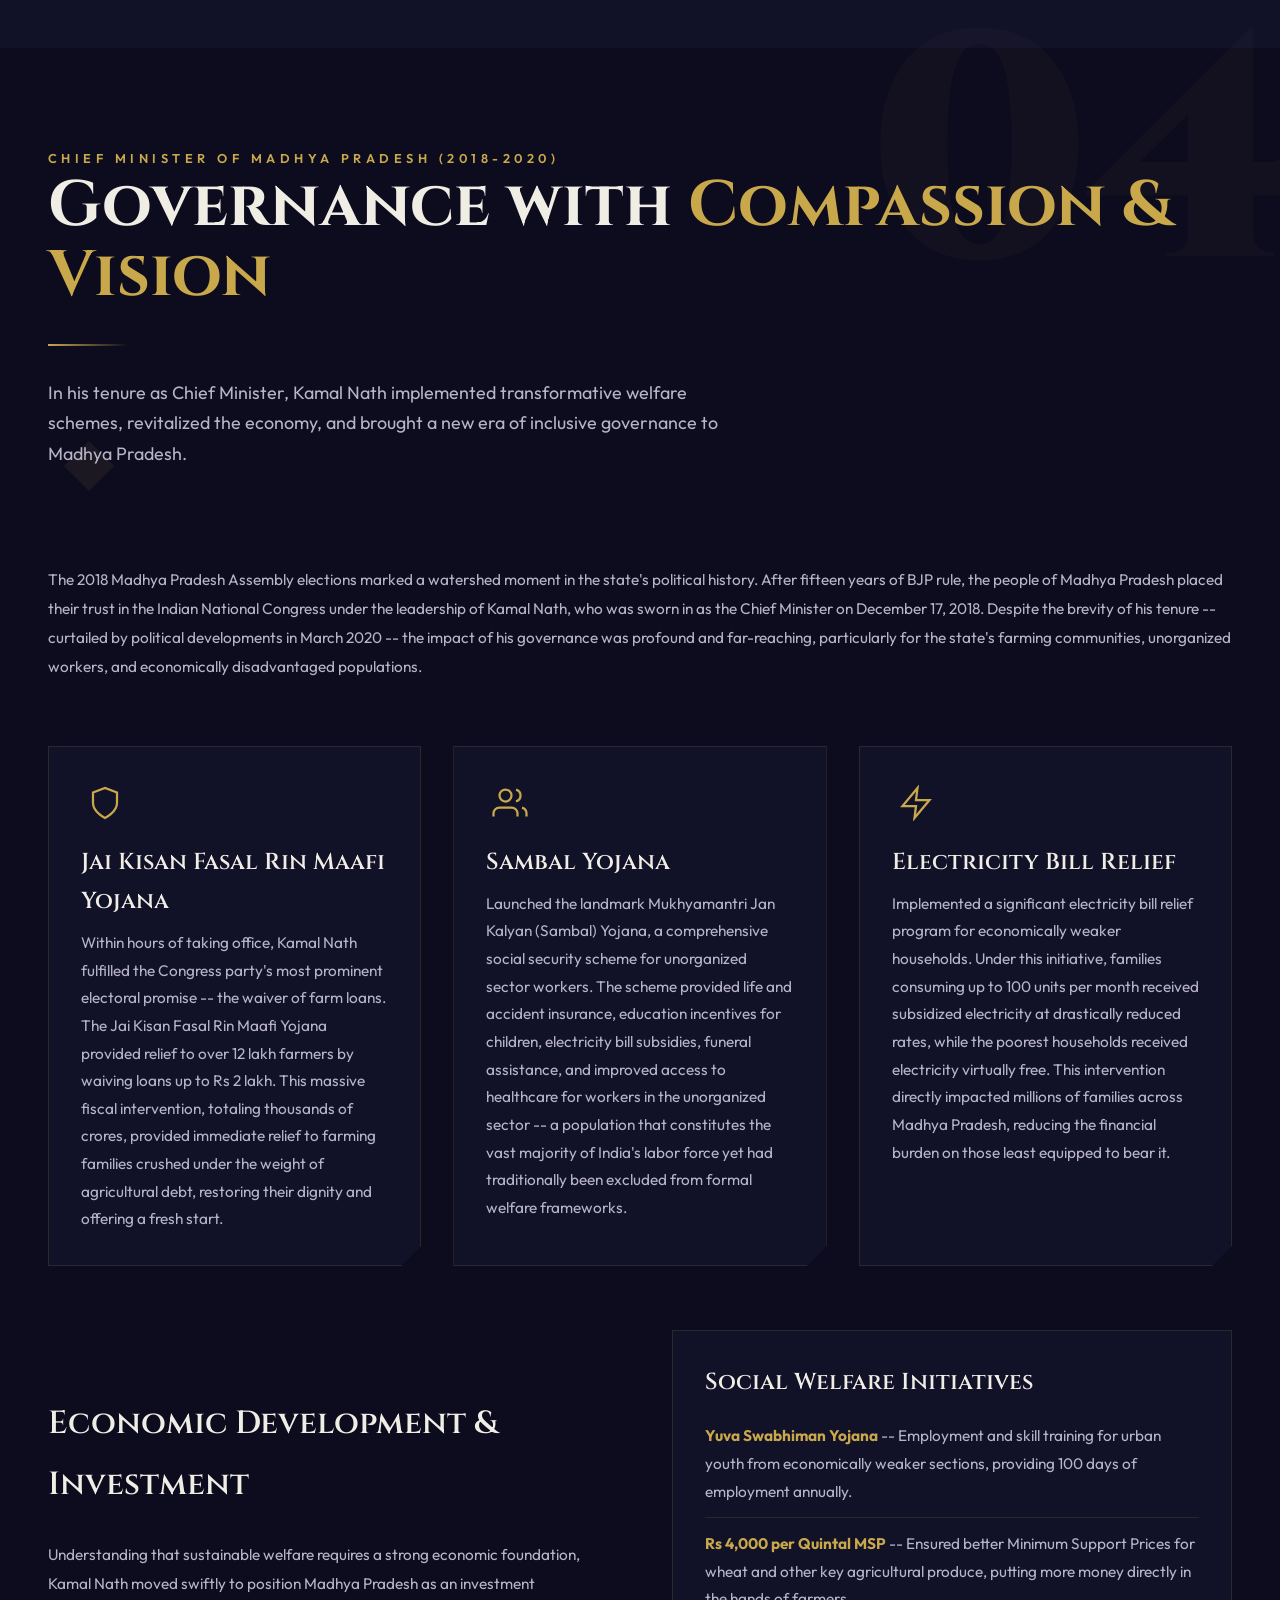
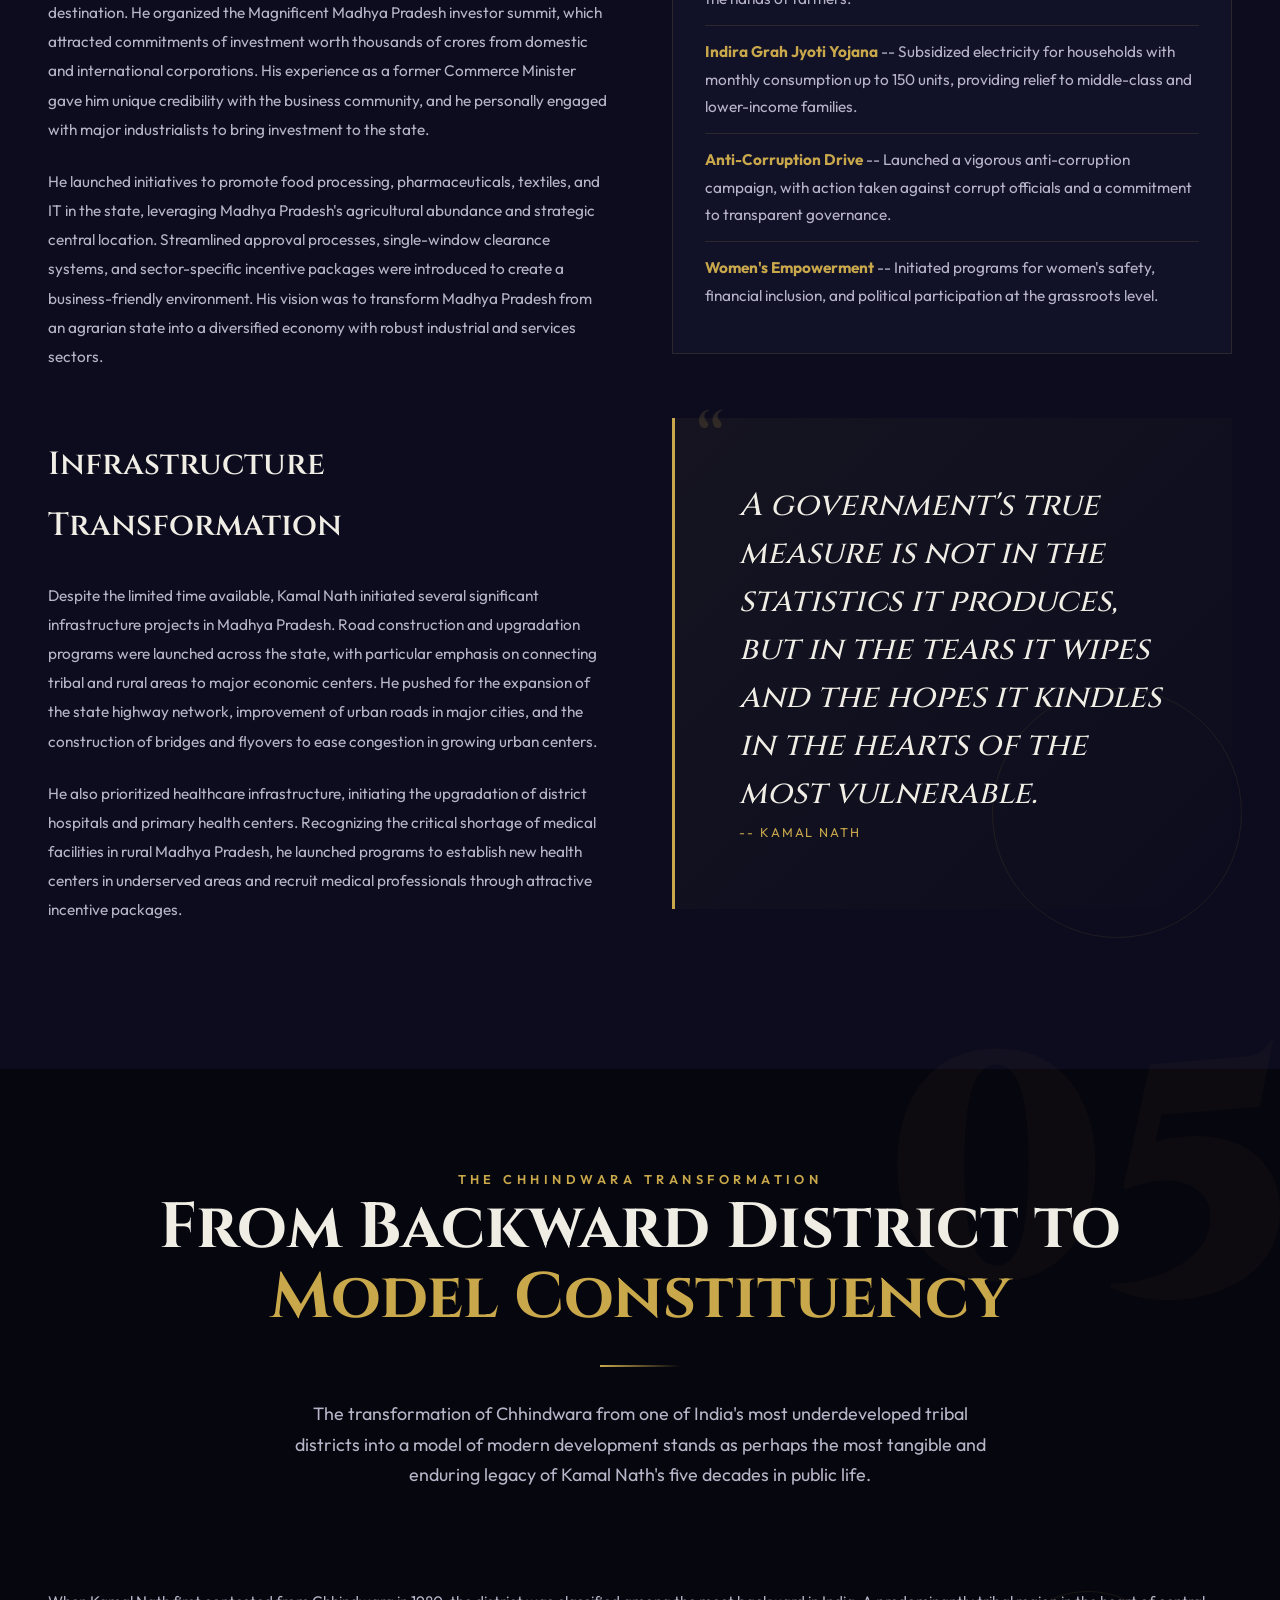
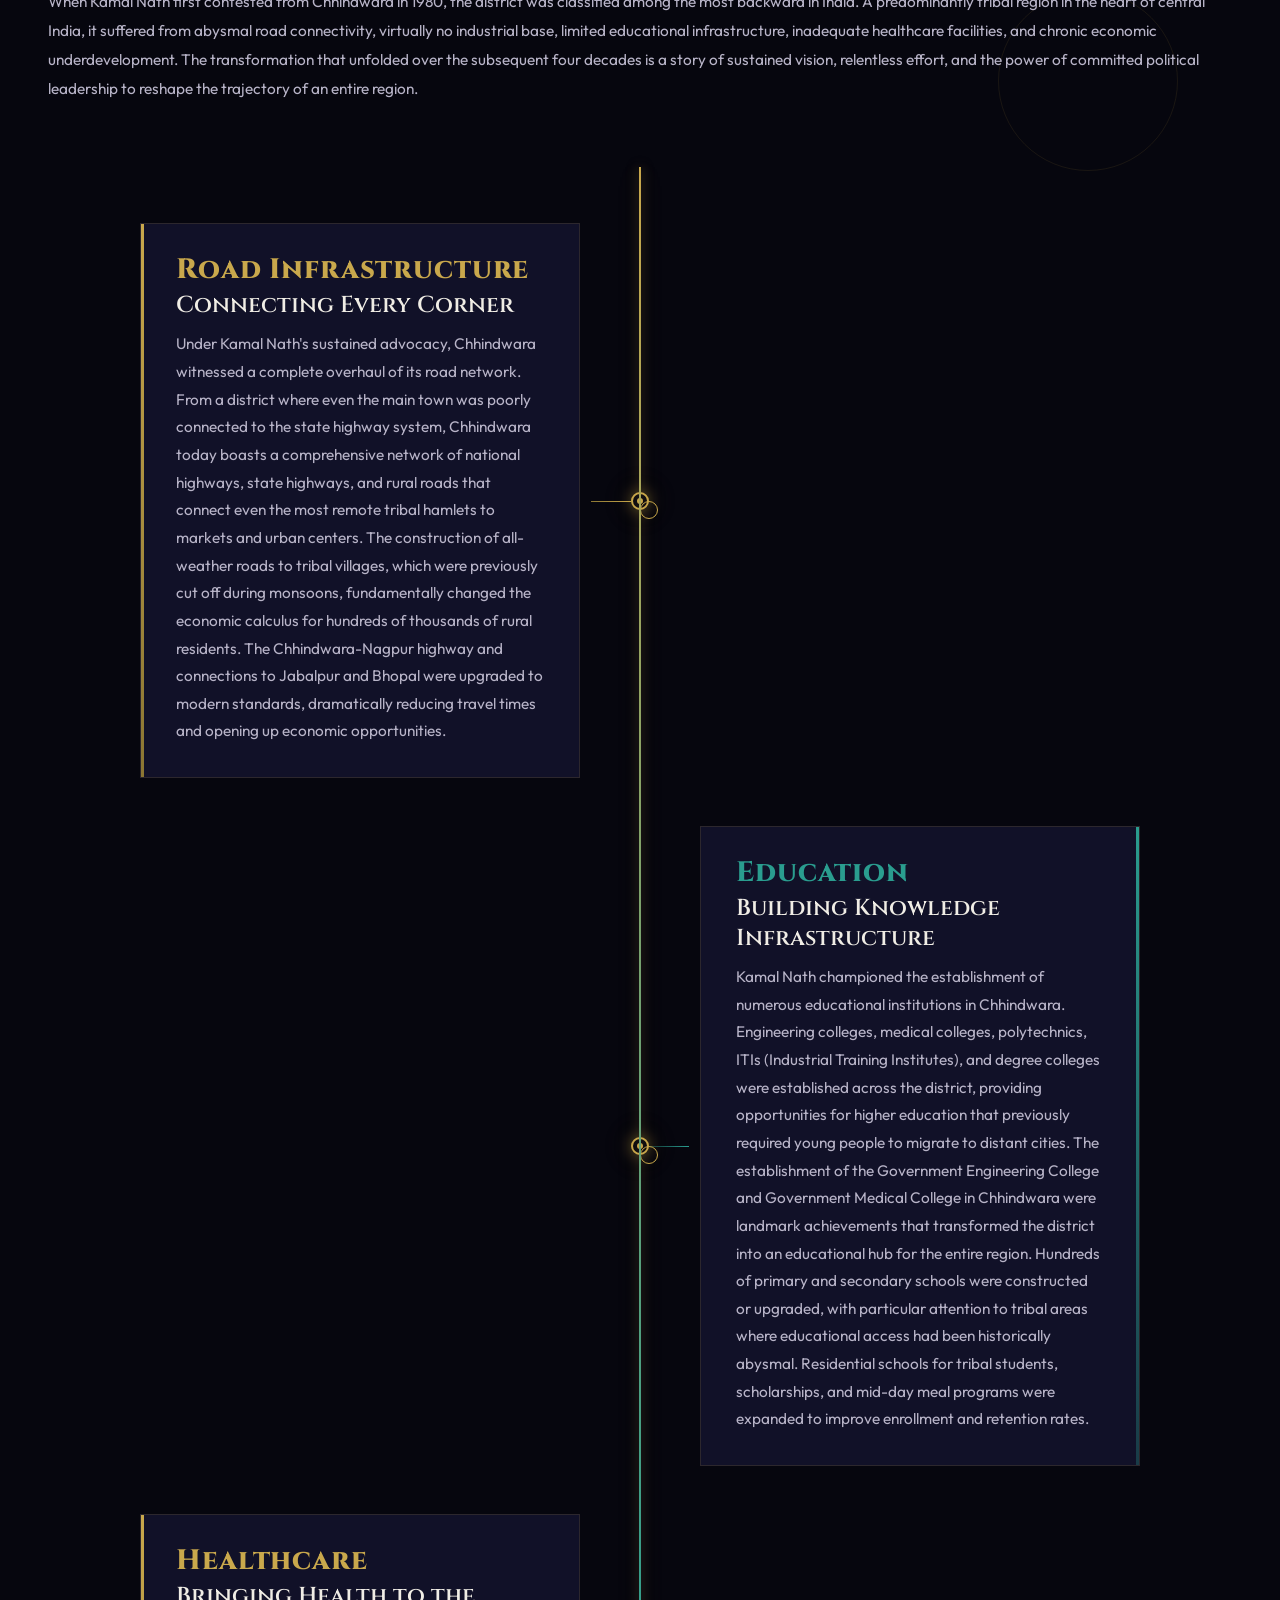
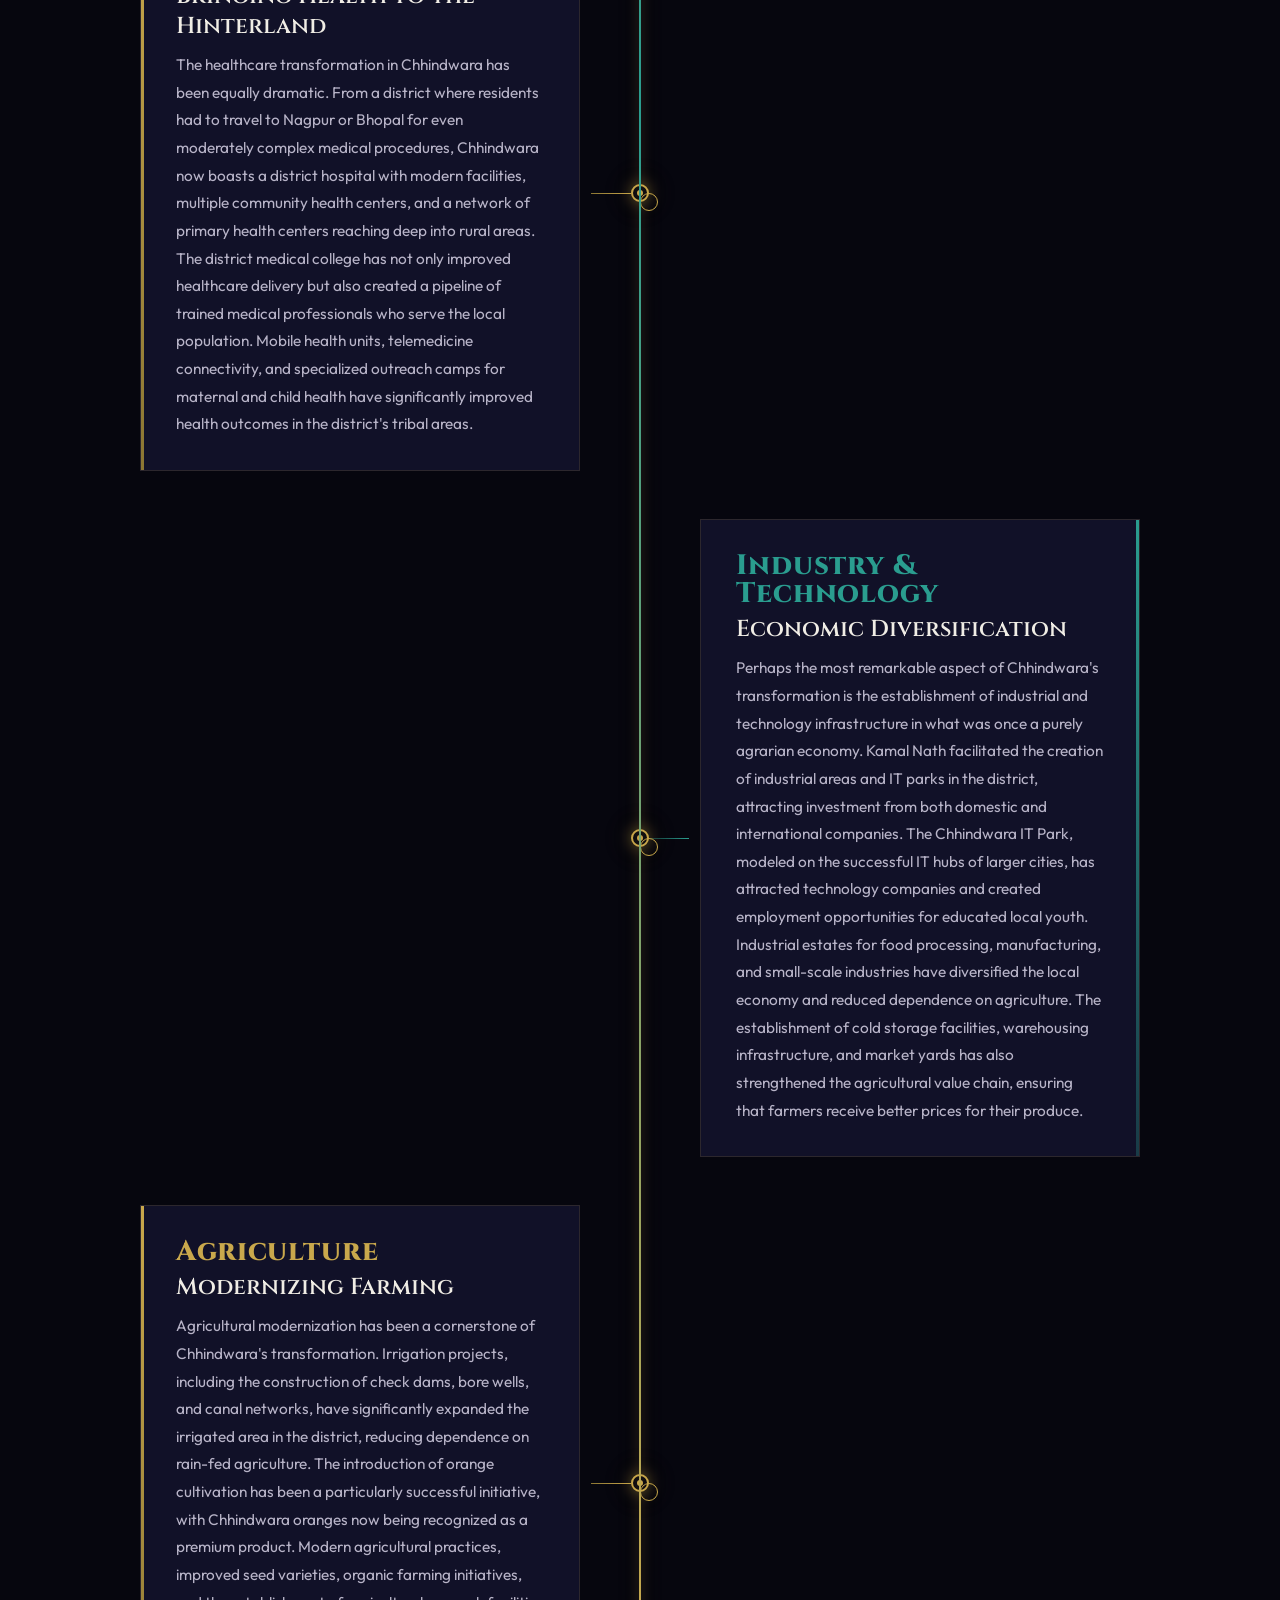
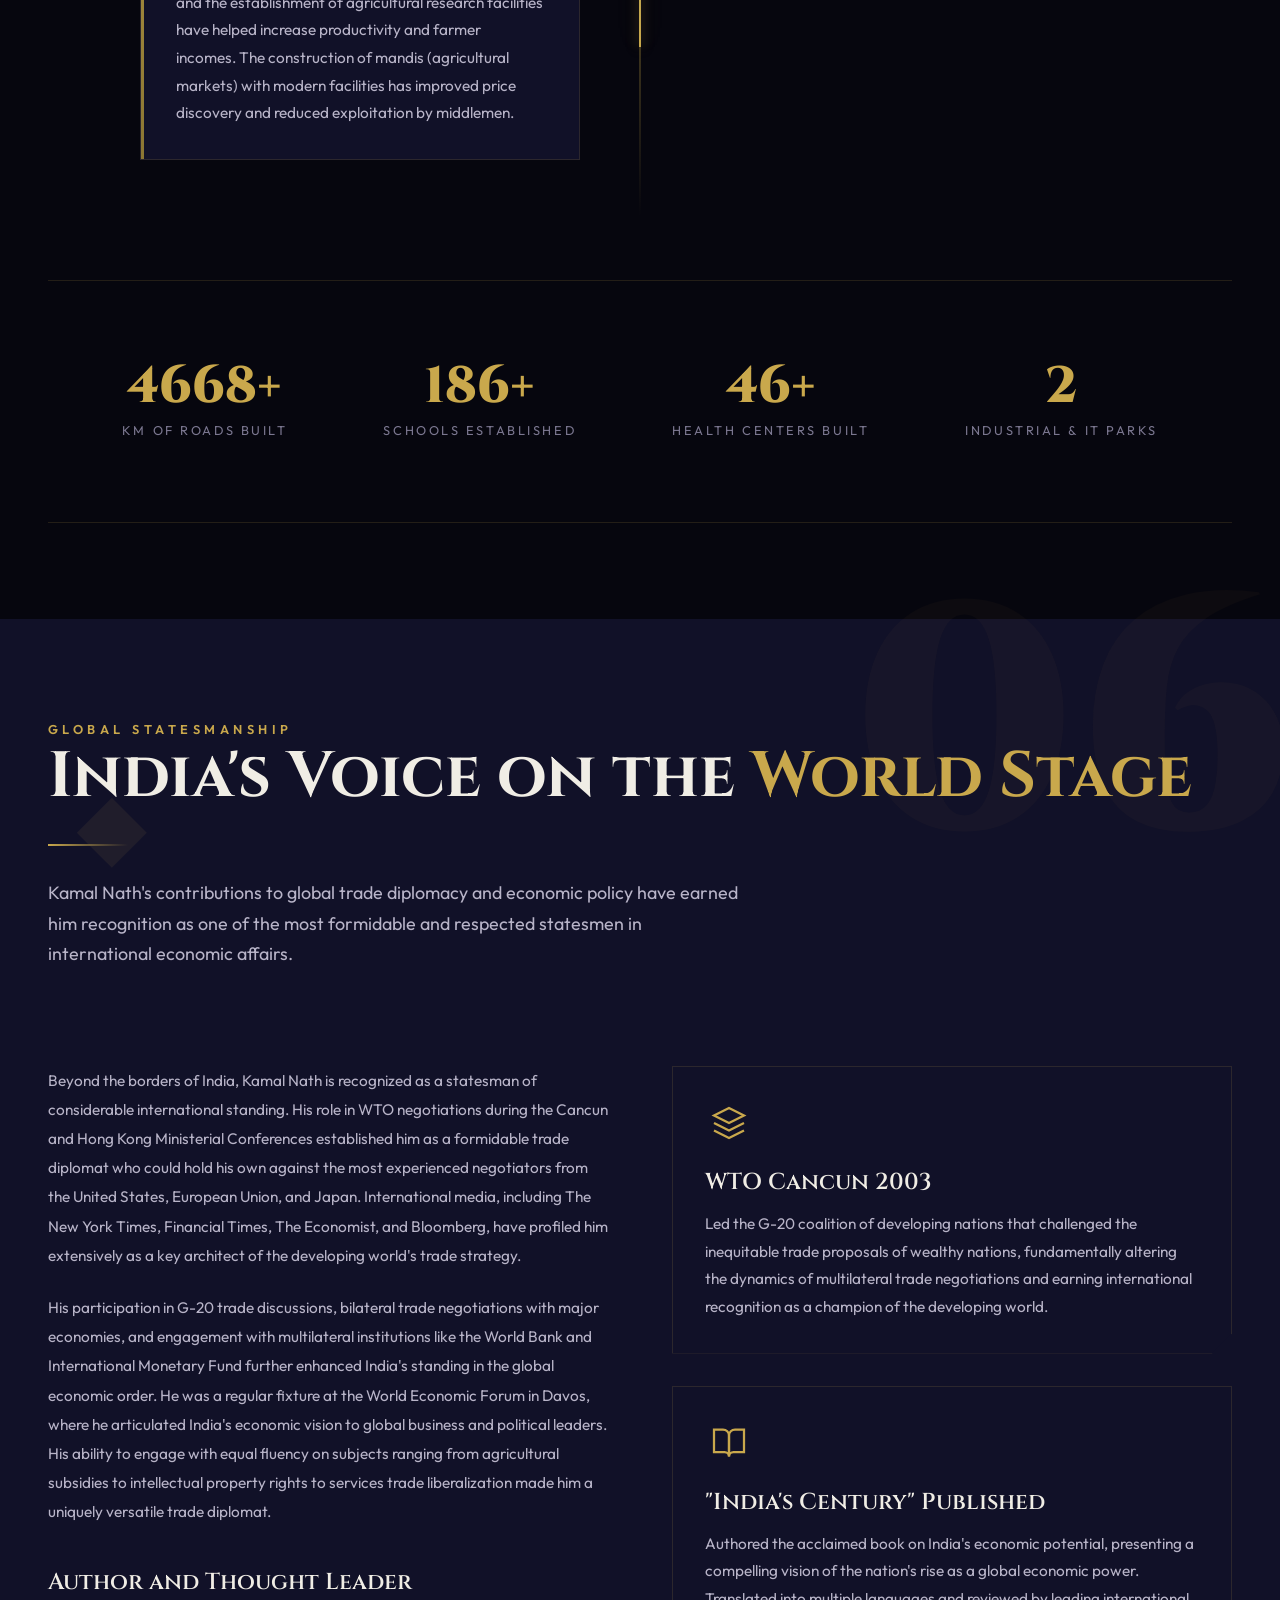
<file: en/achievements.html>
<!DOCTYPE html>
<html lang="en">
<head>
  <meta charset="UTF-8">
  <meta name="viewport" content="width=device-width, initial-scale=1.0">
  <meta name="description" content="Achievements and contributions of Kamal Nath - A legacy of governance, development, and statesmanship spanning over five decades of public service.">
  <title>Achievements & Contributions | Kamal Nath</title>
  <link rel="stylesheet" href="../css/style.css">
  <link rel="icon" type="image/x-icon" href="../images/favicon.ico">
</head>
<body>

  <!-- Loading Screen -->
  <div class="loader">
    <div class="loader__emblem"></div>
    <div class="loader__text">Kamal Nath</div>
  </div>

  <!-- Particle Background -->
  <canvas id="particle-canvas"></canvas>

  <!-- Navigation -->
  <nav class="nav">
    <a href="index.html" class="nav__logo">
      <div class="nav__logo-emblem">
        <span class="ashoka-spoke" style="transform: rotate(0deg)"></span>
        <span class="ashoka-spoke" style="transform: rotate(45deg)"></span>
        <span class="ashoka-spoke" style="transform: rotate(90deg)"></span>
        <span class="ashoka-spoke" style="transform: rotate(135deg)"></span>
      </div>
      <div>
        <span class="nav__logo-text">Kamal Nath</span>
        <span class="nav__logo-subtitle">Public Servant</span>
      </div>
    </a>
    <div class="nav__links">
      <a href="index.html" class="nav__link">Home</a>
      <a href="biography.html" class="nav__link">Biography</a>
      <a href="political-journey.html" class="nav__link">Political Journey</a>
      <a href="achievements.html" class="nav__link active">Achievements</a>
      <a href="vision-values.html" class="nav__link">Vision & Values</a>
      <a href="chhindwara.html" class="nav__link">Chhindwara</a>
      <a href="contact.html" class="nav__link">Contact</a>
      <div class="lang-toggle">
        <a href="achievements.html" class="lang-toggle__btn active">EN</a>
        <a href="../hi/achievements.html" class="lang-toggle__btn">HI</a>
      </div>
    </div>
    <button class="nav__hamburger" aria-label="Toggle navigation">
      <span></span>
      <span></span>
      <span></span>
    </button>
  </nav>

  <!-- Mobile Navigation Overlay -->
  <div class="nav__mobile-overlay">
    <a href="index.html" class="nav__link">Home</a>
    <a href="biography.html" class="nav__link">Biography</a>
    <a href="political-journey.html" class="nav__link">Political Journey</a>
    <a href="achievements.html" class="nav__link active">Achievements</a>
    <a href="vision-values.html" class="nav__link">Vision & Values</a>
    <a href="chhindwara.html" class="nav__link">Chhindwara</a>
    <a href="contact.html" class="nav__link">Contact</a>
    <div class="lang-toggle">
      <a href="achievements.html" class="lang-toggle__btn active">EN</a>
      <a href="../hi/achievements.html" class="lang-toggle__btn">HI</a>
    </div>
  </div>

  <!-- Page Header -->
  <header class="page-header">
    <div class="page-header__bg">
      <img src="../images/kamal-nath-wto.jpg" alt="Kamal Nath">
      <div class="page-header__bg-overlay"></div>
    </div>
    <div class="page-header__content">
      <h1 class="page-header__title">Achievements &<br><span class="text-gold">Contributions</span></h1>
      <p class="page-header__subtitle">A Legacy of Governance, Development, and Statesmanship</p>
    </div>
    <div class="page-header__diagonal"></div>
  </header>

  <!-- Stats Overview -->
  <section class="section section--void">
    <div class="section__container">
      <div class="stats-row reveal">
        <div class="stat-item">
          <div class="stat-item__number" data-count="9">0</div>
          <div class="stat-item__label">Consecutive Lok Sabha Wins</div>
        </div>
        <div class="stat-item">
          <div class="stat-item__number" data-count="50" data-suffix="+">0</div>
          <div class="stat-item__label">Years of Public Service</div>
        </div>
        <div class="stat-item">
          <div class="stat-item__number" data-count="4">0</div>
          <div class="stat-item__label">Union Cabinet Portfolios</div>
        </div>
        <div class="stat-item">
          <div class="stat-item__number" data-count="1">0</div>
          <div class="stat-item__label">Term as Chief Minister</div>
        </div>
        <div class="stat-item">
          <div class="stat-item__number" data-count="12" data-suffix="M+">0</div>
          <div class="stat-item__label">Farmers Benefited by Loan Waiver</div>
        </div>
      </div>
    </div>
  </section>

  <!-- Section 1: Parliamentary Achievements -->
  <section class="section section--dark" id="parliamentary">
    <div class="float-element float-element--circle" style="width: 200px; height: 200px; top: 10%; right: 5%;" data-speed="0.05"></div>
    <div class="float-element float-element--diamond" style="width: 60px; height: 60px; bottom: 15%; left: 8%;" data-speed="0.08"></div>
    <span class="section__bg-number">01</span>
    <div class="section__container">
      <div class="section__header reveal">
        <span class="section__overline">Parliamentary Legacy</span>
        <h2 class="section__title">A Record of <span class="gold">Unmatched Electoral Dominance</span></h2>
        <div class="gold-sep"></div>
        <p class="section__subtitle">Nine consecutive victories from Chhindwara make Kamal Nath one of the longest-serving Members of Parliament in Indian history, a feat that stands as a testament to the unwavering trust of his constituents.</p>
      </div>

      <div class="grid-asymmetric">
        <div class="prose reveal reveal--left">
          <p>Kamal Nath's parliamentary journey is nothing short of extraordinary. First elected to the Lok Sabha from Chhindwara in 1980, he went on to win the seat an unprecedented nine consecutive times -- in 1980, 1984, 1989, 1991, 1996, 1998, 1999, 2004, and 2014. This remarkable record places him among the elite handful of parliamentarians who have represented the same constituency for over four decades, a distinction that speaks volumes about the depth of connection between the leader and his people.</p>

          <p>What makes this achievement particularly noteworthy is the political landscape of Chhindwara itself. Situated in Madhya Pradesh, a state that has been largely dominated by the Bharatiya Janata Party for extended periods, Chhindwara remained a bastion of support for Kamal Nath and the Indian National Congress. This ability to consistently win in what could be described as hostile political territory underscores his extraordinary personal appeal, his grassroots connect, and his relentless focus on constituency development.</p>

          <p>Throughout his parliamentary career, Kamal Nath served on numerous standing committees and select committees, contributing to legislation across domains ranging from commerce and industry to foreign affairs. He was known for his incisive interventions in parliamentary debates, often bringing an international perspective shaped by his extensive global exposure. His understanding of trade policy, economic reform, and infrastructure development enriched the quality of legislative discourse in the House.</p>

          <h4>Key Parliamentary Contributions</h4>
          <ul>
            <li>Actively contributed to the formulation of India's trade and commerce policies through parliamentary committees and floor debates, shaping the nation's economic trajectory during critical periods of liberalization and globalization.</li>
            <li>Served on multiple Parliamentary Standing Committees, including those on Commerce, External Affairs, and Finance, bringing his deep expertise to bear on complex legislative matters.</li>
            <li>Championed the cause of tribal welfare and rural development in parliamentary proceedings, ensuring that the voice of marginalized communities in central India found expression at the highest levels of governance.</li>
            <li>Played a pivotal role in debates surrounding Special Economic Zones, Foreign Direct Investment policy, and trade agreements, consistently advocating for frameworks that balanced economic growth with social equity.</li>
            <li>Maintained an exemplary attendance record and was known for his detailed preparation and nuanced understanding of policy briefs, earning respect across party lines.</li>
          </ul>
        </div>

        <div class="reveal reveal--right">
          <div class="img-diagonal img-reveal" style="margin-bottom: var(--space-md);">
            <img src="../images/kamal-nath-wto.jpg" alt="Kamal Nath - Achievements and Contributions" loading="lazy">
          </div>

          <div class="card card--diagonal glow-card">
            <div class="card__year">1980</div>
            <div class="card__title">First Electoral Victory</div>
            <div class="card__text">Won the Chhindwara Lok Sabha seat for the first time in 1980, beginning a historic streak that would span over four decades and nine consecutive terms in the lower house of Parliament.</div>
          </div>

          <div class="card card--diagonal glow-card mt-md">
            <div class="card__year">2014</div>
            <div class="card__title">Ninth Consecutive Win</div>
            <div class="card__text">Achieved a ninth consecutive victory from Chhindwara even during the sweeping national mandate of 2014, demonstrating the unshakeable bond between the leader and his constituency.</div>
          </div>
        </div>
      </div>

      <div class="quote-block reveal mt-lg">
        <p class="quote-block__text">Democracy is not merely about winning elections. It is about earning the trust of the people every single day, through actions that transform their lives and uphold their dignity.</p>
        <span class="quote-block__attribution">-- Kamal Nath</span>
      </div>
    </div>
  </section>

  <!-- Section 2: Commerce & Trade -->
  <section class="section section--void" id="commerce">
    <div class="float-element float-element--circle" style="width: 150px; height: 150px; top: 20%; left: 3%;" data-speed="0.06"></div>
    <div class="float-element float-element--diamond" style="width: 40px; height: 40px; top: 60%; right: 10%;" data-speed="0.04"></div>
    <span class="section__bg-number">02</span>
    <div class="section__container">
      <div class="section__header reveal">
        <span class="section__overline">Union Minister of Commerce & Industry (2004-2009)</span>
        <h2 class="section__title">Architect of India's <span class="gold">Global Trade Ascent</span></h2>
        <div class="gold-sep"></div>
        <p class="section__subtitle">As Union Minister of Commerce and Industry, Kamal Nath transformed India's position on the world trade stage, championing the interests of developing nations while propelling Indian exports to unprecedented heights.</p>
      </div>

      <div class="prose reveal">
        <p>The period from 2004 to 2009 marked a defining chapter in India's economic evolution, and at the helm of the nation's commerce and trade apparatus stood Kamal Nath. As Union Minister of Commerce and Industry under Prime Minister Manmohan Singh's government, he presided over one of the most dynamic periods of trade expansion in independent India's history. India's total foreign trade grew from approximately $195 billion in 2004-05 to over $500 billion by 2008-09, representing a growth of over 150% during his tenure -- a transformation that positioned India as a serious player in the global economic order.</p>

        <p>Under his stewardship, India's merchandise exports surged, with the country becoming one of the fastest-growing exporters in the world. He launched several export promotion initiatives, streamlined trade facilitation procedures, and worked tirelessly to reduce the transaction costs that had long hampered Indian businesses seeking to compete on the global stage. The Focus Market Scheme, Focus Product Scheme, and other targeted interventions under the Foreign Trade Policy helped diversify India's export basket and expand its reach into new markets across Africa, Latin America, and Southeast Asia.</p>
      </div>

      <div class="grid-thirds mt-lg">
        <div class="card card--diagonal glow-card reveal reveal-delay-1">
          <div class="card__icon">
            <svg width="36" height="36" viewBox="0 0 24 24" fill="none" stroke="currentColor" stroke-width="1.5"><circle cx="12" cy="12" r="10"/><path d="M2 12h20M12 2a15.3 15.3 0 014 10 15.3 15.3 0 01-4 10 15.3 15.3 0 01-4-10 15.3 15.3 0 014-10z"/></svg>
          </div>
          <div class="card__title">WTO Leadership</div>
          <div class="card__text">Led India's delegation at the WTO Cancun Ministerial Conference in 2003 and played a decisive role in the Doha Development Round. At Cancun, Kamal Nath emerged as the voice of the developing world, forging coalitions that challenged the inequitable trade frameworks pushed by wealthy nations. His firm stance on agricultural subsidies and market access ensured that the interests of over two billion people in the developing world were not sacrificed at the altar of free trade ideology.</div>
        </div>

        <div class="card card--diagonal glow-card reveal reveal-delay-2">
          <div class="card__icon">
            <svg width="36" height="36" viewBox="0 0 24 24" fill="none" stroke="currentColor" stroke-width="1.5"><path d="M12 2v20M17 5H9.5a3.5 3.5 0 000 7h5a3.5 3.5 0 010 7H6"/></svg>
          </div>
          <div class="card__title">FDI Policy Reforms</div>
          <div class="card__text">Spearheaded comprehensive Foreign Direct Investment reforms that opened up critical sectors of the Indian economy to international capital while maintaining strategic safeguards. Under his tenure, FDI inflows into India increased dramatically, rising from $6 billion in 2004-05 to over $35 billion by 2008-09. He navigated the complex political terrain of retail FDI, telecom liberalization, and infrastructure investment with pragmatic skill.</div>
        </div>

        <div class="card card--diagonal glow-card reveal reveal-delay-3">
          <div class="card__icon">
            <svg width="36" height="36" viewBox="0 0 24 24" fill="none" stroke="currentColor" stroke-width="1.5"><rect x="2" y="7" width="20" height="14" rx="2"/><path d="M16 7V5a2 2 0 00-2-2h-4a2 2 0 00-2 2v2"/><line x1="12" y1="12" x2="12" y2="16"/></svg>
          </div>
          <div class="card__title">Special Economic Zones</div>
          <div class="card__text">Championed the Special Economic Zones (SEZ) policy as a catalyst for export-led industrialization. The SEZ Act of 2005, crafted under his guidance, created dedicated export hubs that attracted billions in investment, generated millions of jobs, and positioned India as a manufacturing and services destination. Despite political controversy, the SEZ framework fundamentally reshaped India's approach to export promotion and industrial clustering.</div>
        </div>
      </div>

      <div class="grid-halves mt-lg">
        <div class="prose reveal reveal--left">
          <h3>Champion of Developing Nations</h3>
          <p>Perhaps Kamal Nath's most enduring legacy from his tenure as Commerce Minister is the role he played as a champion of the developing world on the global trade stage. At the WTO, he was instrumental in forming the G-20 coalition of developing countries -- not to be confused with the G-20 heads of state forum -- that fundamentally altered the dynamics of multilateral trade negotiations. This coalition, which included nations like Brazil, China, South Africa, and Argentina, stood firm against the agricultural protectionism of the United States and European Union, demanding that any trade agreement genuinely serve the interests of the world's poorest farmers.</p>

          <p>His negotiating acumen earned him international recognition. Newspapers and trade journals across the world profiled him as one of the most formidable trade negotiators of his generation. Pascal Lamy, the Director-General of the WTO, acknowledged his critical role in shaping the Doha Round discussions. The New York Times, Financial Times, and The Economist all noted his ability to build consensus among disparate developing nations while holding firm on core principles of equity and fairness.</p>

          <h3>India's Century -- A Vision for the Future</h3>
          <p>During this period, Kamal Nath also authored the widely acclaimed book <strong>"India's Century: The Age of Entrepreneurship in the World's Biggest Democracy"</strong>, published internationally. The book presented a compelling vision of India's economic potential, arguing that the 21st century would be defined by India's rise as a global economic powerhouse. Drawing on his extensive experience in government, trade negotiations, and interactions with global business leaders, the book articulated a roadmap for India to harness its demographic dividend, entrepreneurial energy, and democratic resilience to achieve sustained and inclusive growth. It was translated into multiple languages and received critical acclaim from economists, policymakers, and business leaders worldwide.</p>
        </div>

        <div class="reveal reveal--right">
          <div class="card glow-card">
            <div class="card__title">Trade Growth Under His Tenure</div>
            <div class="card__text">
              <div class="stats-row" style="border: none; padding: 1rem 0; flex-direction: column; gap: 1.5rem;">
                <div class="stat-item">
                  <div class="stat-item__number" data-count="500" data-prefix="$" data-suffix="B+">0</div>
                  <div class="stat-item__label">Total Foreign Trade by 2008-09</div>
                </div>
                <div class="stat-item">
                  <div class="stat-item__number" data-count="150" data-suffix="%">0</div>
                  <div class="stat-item__label">Growth in Trade Volume</div>
                </div>
                <div class="stat-item">
                  <div class="stat-item__number" data-count="35" data-prefix="$" data-suffix="B">0</div>
                  <div class="stat-item__label">FDI Inflows by 2008-09</div>
                </div>
              </div>
            </div>
          </div>

          <div class="quote-block mt-md">
            <p class="quote-block__text">The developing world cannot be expected to open its markets while the developed world keeps its own markets shut. Trade must be fair before it can be free.</p>
            <span class="quote-block__attribution">-- Kamal Nath, at WTO Cancun 2003</span>
          </div>
        </div>
      </div>
    </div>
  </section>

  <!-- Section 3: Urban Development -->
  <section class="section section--surface" id="urban-development">
    <div class="float-element float-element--diamond" style="width: 80px; height: 80px; top: 8%; right: 12%;" data-speed="0.07"></div>
    <span class="section__bg-number">03</span>
    <div class="section__container">
      <div class="section__header reveal">
        <span class="section__overline">Union Minister of Urban Development (2009-2011)</span>
        <h2 class="section__title">Reshaping India's <span class="gold">Urban Landscape</span></h2>
        <div class="gold-sep"></div>
        <p class="section__subtitle">As Union Minister of Urban Development, Kamal Nath accelerated India's urban transformation through infrastructure modernization, metro rail expansion, and visionary housing initiatives.</p>
      </div>

      <div class="grid-asymmetric--reverse">
        <div class="reveal reveal--left">
          <div class="card card--diagonal glow-card mb-md">
            <div class="card__title">JNNURM Implementation</div>
            <div class="card__text">Accelerated the Jawaharlal Nehru National Urban Renewal Mission (JNNURM), India's largest urban reform initiative. Under his leadership, the disbursement and implementation of JNNURM projects gained significant momentum, with hundreds of cities receiving funding for water supply, sewerage, drainage, solid waste management, and urban transport. He pushed for mandatory governance reforms as a condition for funding, embedding transparency and accountability into urban governance frameworks across the nation.</div>
          </div>

          <div class="card card--diagonal glow-card mb-md">
            <div class="card__title">Metro Rail Expansion</div>
            <div class="card__text">Championed the expansion of metro rail systems across multiple Indian cities. Under his stewardship, new metro projects were sanctioned and accelerated in cities including Mumbai, Chennai, Bangalore, Kolkata, Jaipur, and Hyderabad. He recognized that modern mass rapid transit was essential for India's burgeoning cities and worked to fast-track approvals, secure funding, and coordinate between central and state agencies to ensure timely execution.</div>
          </div>

          <div class="card card--diagonal glow-card">
            <div class="card__title">Rajiv Awas Yojana</div>
            <div class="card__text">Launched the Rajiv Awas Yojana (RAY), an ambitious urban housing scheme aimed at creating a slum-free India. This initiative laid the foundational framework that would later evolve into the Pradhan Mantri Awas Yojana. Under RAY, comprehensive slum rehabilitation and affordable housing programs were conceptualized, with pilot projects launched across multiple states. The scheme integrated land tenure security, in-situ redevelopment, and credit-linked subsidies to address urban India's massive housing deficit.</div>
          </div>
        </div>

        <div class="prose reveal reveal--right">
          <p>When Kamal Nath took charge of the Ministry of Urban Development in 2009, India's cities were at a crossroads. Rapid urbanization was straining infrastructure to breaking point, while governance frameworks remained rooted in an era of slow, incremental growth. He brought to the ministry the same dynamism and results-oriented approach that had characterized his tenure at Commerce, recognizing that India's economic future would be determined in its cities.</p>

          <p>His vision for urban India was comprehensive and forward-looking. He pushed for the adoption of smart city principles years before the concept became a formal government program. He advocated for technology-driven urban management, integrated land-use planning, and sustainable development practices that balanced economic growth with environmental responsibility. His emphasis on public transport over private vehicles, green building standards, and walkable urban design reflected a sophistication in urban policy thinking that was ahead of its time.</p>

          <p>Under his leadership, the ministry also undertook significant reforms in urban governance. He pushed for the empowerment of urban local bodies, arguing that India's cities needed stronger, more autonomous, and more accountable municipal governments. He championed the use of Geographic Information Systems (GIS) for urban planning, e-governance platforms for citizen services, and performance-based funding mechanisms that rewarded cities for implementing reforms.</p>

          <h4>Infrastructure Modernization</h4>
          <p>Kamal Nath recognized that India's urban infrastructure needed a quantum leap, not incremental improvements. He pushed for world-class standards in road construction, water supply systems, and sewage treatment within Indian cities. His insistence on time-bound project completion and regular monitoring resulted in a measurable acceleration in the pace of urban infrastructure delivery. He also initiated discussions on Public-Private Partnership models for urban infrastructure, recognizing that government resources alone would be insufficient to meet the staggering investment needs of India's growing cities.</p>

          <p>The legacy of his tenure at Urban Development extends beyond specific projects. He fundamentally shifted the discourse around urban governance in India, making it a priority in policy conversations and establishing frameworks that subsequent governments built upon. His early advocacy for smart, sustainable, and inclusive urban development laid the intellectual groundwork for many of the urban programs that followed.</p>
        </div>
      </div>
    </div>
  </section>

  <!-- Section 4: Chief Minister Achievements -->
  <section class="section section--dark" id="chief-minister">
    <div class="float-element float-element--circle" style="width: 250px; height: 250px; bottom: 5%; right: 3%;" data-speed="0.03"></div>
    <div class="float-element float-element--diamond" style="width: 50px; height: 50px; top: 15%; left: 5%;" data-speed="0.09"></div>
    <span class="section__bg-number">04</span>
    <div class="section__container">
      <div class="section__header reveal">
        <span class="section__overline">Chief Minister of Madhya Pradesh (2018-2020)</span>
        <h2 class="section__title">Governance with <span class="gold">Compassion & Vision</span></h2>
        <div class="gold-sep"></div>
        <p class="section__subtitle">In his tenure as Chief Minister, Kamal Nath implemented transformative welfare schemes, revitalized the economy, and brought a new era of inclusive governance to Madhya Pradesh.</p>
      </div>

      <div class="prose reveal">
        <p>The 2018 Madhya Pradesh Assembly elections marked a watershed moment in the state's political history. After fifteen years of BJP rule, the people of Madhya Pradesh placed their trust in the Indian National Congress under the leadership of Kamal Nath, who was sworn in as the Chief Minister on December 17, 2018. Despite the brevity of his tenure -- curtailed by political developments in March 2020 -- the impact of his governance was profound and far-reaching, particularly for the state's farming communities, unorganized workers, and economically disadvantaged populations.</p>
      </div>

      <div class="grid-thirds mt-lg">
        <div class="card card--diagonal glow-card reveal reveal-delay-1">
          <div class="card__icon">
            <svg width="36" height="36" viewBox="0 0 24 24" fill="none" stroke="currentColor" stroke-width="1.5"><path d="M12 22s8-4 8-10V5l-8-3-8 3v7c0 6 8 10 8 10z"/></svg>
          </div>
          <div class="card__title">Jai Kisan Fasal Rin Maafi Yojana</div>
          <div class="card__text">Within hours of taking office, Kamal Nath fulfilled the Congress party's most prominent electoral promise -- the waiver of farm loans. The Jai Kisan Fasal Rin Maafi Yojana provided relief to over 12 lakh farmers by waiving loans up to Rs 2 lakh. This massive fiscal intervention, totaling thousands of crores, provided immediate relief to farming families crushed under the weight of agricultural debt, restoring their dignity and offering a fresh start.</div>
        </div>

        <div class="card card--diagonal glow-card reveal reveal-delay-2">
          <div class="card__icon">
            <svg width="36" height="36" viewBox="0 0 24 24" fill="none" stroke="currentColor" stroke-width="1.5"><path d="M17 21v-2a4 4 0 00-4-4H5a4 4 0 00-4 4v2"/><circle cx="9" cy="7" r="4"/><path d="M23 21v-2a4 4 0 00-3-3.87M16 3.13a4 4 0 010 7.75"/></svg>
          </div>
          <div class="card__title">Sambal Yojana</div>
          <div class="card__text">Launched the landmark Mukhyamantri Jan Kalyan (Sambal) Yojana, a comprehensive social security scheme for unorganized sector workers. The scheme provided life and accident insurance, education incentives for children, electricity bill subsidies, funeral assistance, and improved access to healthcare for workers in the unorganized sector -- a population that constitutes the vast majority of India's labor force yet had traditionally been excluded from formal welfare frameworks.</div>
        </div>

        <div class="card card--diagonal glow-card reveal reveal-delay-3">
          <div class="card__icon">
            <svg width="36" height="36" viewBox="0 0 24 24" fill="none" stroke="currentColor" stroke-width="1.5"><path d="M13 2L3 14h9l-1 8 10-12h-9l1-8z"/></svg>
          </div>
          <div class="card__title">Electricity Bill Relief</div>
          <div class="card__text">Implemented a significant electricity bill relief program for economically weaker households. Under this initiative, families consuming up to 100 units per month received subsidized electricity at drastically reduced rates, while the poorest households received electricity virtually free. This intervention directly impacted millions of families across Madhya Pradesh, reducing the financial burden on those least equipped to bear it.</div>
        </div>
      </div>

      <div class="grid-halves mt-lg">
        <div class="prose reveal reveal--left">
          <h3>Economic Development & Investment</h3>
          <p>Understanding that sustainable welfare requires a strong economic foundation, Kamal Nath moved swiftly to position Madhya Pradesh as an investment destination. He organized the Magnificent Madhya Pradesh investor summit, which attracted commitments of investment worth thousands of crores from domestic and international corporations. His experience as a former Commerce Minister gave him unique credibility with the business community, and he personally engaged with major industrialists to bring investment to the state.</p>

          <p>He launched initiatives to promote food processing, pharmaceuticals, textiles, and IT in the state, leveraging Madhya Pradesh's agricultural abundance and strategic central location. Streamlined approval processes, single-window clearance systems, and sector-specific incentive packages were introduced to create a business-friendly environment. His vision was to transform Madhya Pradesh from an agrarian state into a diversified economy with robust industrial and services sectors.</p>

          <h3>Infrastructure Transformation</h3>
          <p>Despite the limited time available, Kamal Nath initiated several significant infrastructure projects in Madhya Pradesh. Road construction and upgradation programs were launched across the state, with particular emphasis on connecting tribal and rural areas to major economic centers. He pushed for the expansion of the state highway network, improvement of urban roads in major cities, and the construction of bridges and flyovers to ease congestion in growing urban centers.</p>

          <p>He also prioritized healthcare infrastructure, initiating the upgradation of district hospitals and primary health centers. Recognizing the critical shortage of medical facilities in rural Madhya Pradesh, he launched programs to establish new health centers in underserved areas and recruit medical professionals through attractive incentive packages.</p>
        </div>

        <div class="reveal reveal--right">
          <div class="card glow-card mb-md">
            <div class="card__title">Social Welfare Initiatives</div>
            <div class="card__text">
              <ul style="list-style: none; padding: 0;">
                <li style="padding: 0.75rem 0; border-bottom: 1px solid rgba(201, 168, 76, 0.15); color: var(--color-text-secondary);">
                  <strong style="color: var(--color-gold);">Yuva Swabhiman Yojana</strong> -- Employment and skill training for urban youth from economically weaker sections, providing 100 days of employment annually.
                </li>
                <li style="padding: 0.75rem 0; border-bottom: 1px solid rgba(201, 168, 76, 0.15); color: var(--color-text-secondary);">
                  <strong style="color: var(--color-gold);">Rs 4,000 per Quintal MSP</strong> -- Ensured better Minimum Support Prices for wheat and other key agricultural produce, putting more money directly in the hands of farmers.
                </li>
                <li style="padding: 0.75rem 0; border-bottom: 1px solid rgba(201, 168, 76, 0.15); color: var(--color-text-secondary);">
                  <strong style="color: var(--color-gold);">Indira Grah Jyoti Yojana</strong> -- Subsidized electricity for households with monthly consumption up to 150 units, providing relief to middle-class and lower-income families.
                </li>
                <li style="padding: 0.75rem 0; border-bottom: 1px solid rgba(201, 168, 76, 0.15); color: var(--color-text-secondary);">
                  <strong style="color: var(--color-gold);">Anti-Corruption Drive</strong> -- Launched a vigorous anti-corruption campaign, with action taken against corrupt officials and a commitment to transparent governance.
                </li>
                <li style="padding: 0.75rem 0; color: var(--color-text-secondary);">
                  <strong style="color: var(--color-gold);">Women's Empowerment</strong> -- Initiated programs for women's safety, financial inclusion, and political participation at the grassroots level.
                </li>
              </ul>
            </div>
          </div>

          <div class="quote-block">
            <p class="quote-block__text">A government's true measure is not in the statistics it produces, but in the tears it wipes and the hopes it kindles in the hearts of the most vulnerable.</p>
            <span class="quote-block__attribution">-- Kamal Nath</span>
          </div>
        </div>
      </div>
    </div>
  </section>

  <!-- Section 5: Chhindwara Transformation -->
  <section class="section section--void" id="chhindwara">
    <div class="float-element float-element--circle" style="width: 180px; height: 180px; top: 12%; right: 8%;" data-speed="0.04"></div>
    <span class="section__bg-number">05</span>
    <div class="section__container">
      <div class="section__header reveal text-center">
        <span class="section__overline">The Chhindwara Transformation</span>
        <h2 class="section__title">From Backward District to <span class="gold">Model Constituency</span></h2>
        <div class="gold-sep gold-sep--center"></div>
        <p class="section__subtitle" style="margin: 0 auto;">The transformation of Chhindwara from one of India's most underdeveloped tribal districts into a model of modern development stands as perhaps the most tangible and enduring legacy of Kamal Nath's five decades in public life.</p>
      </div>

      <div class="prose reveal">
        <p>When Kamal Nath first contested from Chhindwara in 1980, the district was classified among the most backward in India. A predominantly tribal region in the heart of central India, it suffered from abysmal road connectivity, virtually no industrial base, limited educational infrastructure, inadequate healthcare facilities, and chronic economic underdevelopment. The transformation that unfolded over the subsequent four decades is a story of sustained vision, relentless effort, and the power of committed political leadership to reshape the trajectory of an entire region.</p>
      </div>

      <div class="milestones mt-lg">
        <div class="milestone">
          <div class="milestone__marker">Roads</div>
          <div class="milestone__body">
            <div class="milestone__year">Road Infrastructure</div>
            <div class="milestone__title">Connecting Every Corner</div>
            <div class="milestone__text">Under Kamal Nath's sustained advocacy, Chhindwara witnessed a complete overhaul of its road network. From a district where even the main town was poorly connected to the state highway system, Chhindwara today boasts a comprehensive network of national highways, state highways, and rural roads that connect even the most remote tribal hamlets to markets and urban centers. The construction of all-weather roads to tribal villages, which were previously cut off during monsoons, fundamentally changed the economic calculus for hundreds of thousands of rural residents. The Chhindwara-Nagpur highway and connections to Jabalpur and Bhopal were upgraded to modern standards, dramatically reducing travel times and opening up economic opportunities.</div>
          </div>
        </div>

        <div class="milestone">
          <div class="milestone__marker">Edu</div>
          <div class="milestone__body">
            <div class="milestone__year">Education</div>
            <div class="milestone__title">Building Knowledge Infrastructure</div>
            <div class="milestone__text">Kamal Nath championed the establishment of numerous educational institutions in Chhindwara. Engineering colleges, medical colleges, polytechnics, ITIs (Industrial Training Institutes), and degree colleges were established across the district, providing opportunities for higher education that previously required young people to migrate to distant cities. The establishment of the Government Engineering College and Government Medical College in Chhindwara were landmark achievements that transformed the district into an educational hub for the entire region. Hundreds of primary and secondary schools were constructed or upgraded, with particular attention to tribal areas where educational access had been historically abysmal. Residential schools for tribal students, scholarships, and mid-day meal programs were expanded to improve enrollment and retention rates.</div>
          </div>
        </div>

        <div class="milestone">
          <div class="milestone__marker">Health</div>
          <div class="milestone__body">
            <div class="milestone__year">Healthcare</div>
            <div class="milestone__title">Bringing Health to the Hinterland</div>
            <div class="milestone__text">The healthcare transformation in Chhindwara has been equally dramatic. From a district where residents had to travel to Nagpur or Bhopal for even moderately complex medical procedures, Chhindwara now boasts a district hospital with modern facilities, multiple community health centers, and a network of primary health centers reaching deep into rural areas. The district medical college has not only improved healthcare delivery but also created a pipeline of trained medical professionals who serve the local population. Mobile health units, telemedicine connectivity, and specialized outreach camps for maternal and child health have significantly improved health outcomes in the district's tribal areas.</div>
          </div>
        </div>

        <div class="milestone">
          <div class="milestone__marker">Tech</div>
          <div class="milestone__body">
            <div class="milestone__year">Industry &amp; Technology</div>
            <div class="milestone__title">Economic Diversification</div>
            <div class="milestone__text">Perhaps the most remarkable aspect of Chhindwara's transformation is the establishment of industrial and technology infrastructure in what was once a purely agrarian economy. Kamal Nath facilitated the creation of industrial areas and IT parks in the district, attracting investment from both domestic and international companies. The Chhindwara IT Park, modeled on the successful IT hubs of larger cities, has attracted technology companies and created employment opportunities for educated local youth. Industrial estates for food processing, manufacturing, and small-scale industries have diversified the local economy and reduced dependence on agriculture. The establishment of cold storage facilities, warehousing infrastructure, and market yards has also strengthened the agricultural value chain, ensuring that farmers receive better prices for their produce.</div>
          </div>
        </div>

        <div class="milestone">
          <div class="milestone__marker">Agri</div>
          <div class="milestone__body">
            <div class="milestone__year">Agriculture</div>
            <div class="milestone__title">Modernizing Farming</div>
            <div class="milestone__text">Agricultural modernization has been a cornerstone of Chhindwara's transformation. Irrigation projects, including the construction of check dams, bore wells, and canal networks, have significantly expanded the irrigated area in the district, reducing dependence on rain-fed agriculture. The introduction of orange cultivation has been a particularly successful initiative, with Chhindwara oranges now being recognized as a premium product. Modern agricultural practices, improved seed varieties, organic farming initiatives, and the establishment of agricultural research facilities have helped increase productivity and farmer incomes. The construction of mandis (agricultural markets) with modern facilities has improved price discovery and reduced exploitation by middlemen.</div>
          </div>
        </div>
      </div>

      <div class="stats-row reveal mt-lg">
        <div class="stat-item">
          <div class="stat-item__number" data-count="5000" data-suffix="+">0</div>
          <div class="stat-item__label">km of Roads Built</div>
        </div>
        <div class="stat-item">
          <div class="stat-item__number" data-count="200" data-suffix="+">0</div>
          <div class="stat-item__label">Schools Established</div>
        </div>
        <div class="stat-item">
          <div class="stat-item__number" data-count="50" data-suffix="+">0</div>
          <div class="stat-item__label">Health Centers Built</div>
        </div>
        <div class="stat-item">
          <div class="stat-item__number" data-count="3">0</div>
          <div class="stat-item__label">Industrial & IT Parks</div>
        </div>
      </div>
    </div>
  </section>

  <!-- Section 6: International Recognition -->
  <section class="section section--surface" id="international">
    <div class="float-element float-element--diamond" style="width: 70px; height: 70px; top: 10%; left: 6%;" data-speed="0.06"></div>
    <span class="section__bg-number">06</span>
    <div class="section__container">
      <div class="section__header reveal">
        <span class="section__overline">Global Statesmanship</span>
        <h2 class="section__title">India's Voice on the <span class="gold">World Stage</span></h2>
        <div class="gold-sep"></div>
        <p class="section__subtitle">Kamal Nath's contributions to global trade diplomacy and economic policy have earned him recognition as one of the most formidable and respected statesmen in international economic affairs.</p>
      </div>

      <div class="grid-halves">
        <div class="prose reveal reveal--left">
          <p>Beyond the borders of India, Kamal Nath is recognized as a statesman of considerable international standing. His role in WTO negotiations during the Cancun and Hong Kong Ministerial Conferences established him as a formidable trade diplomat who could hold his own against the most experienced negotiators from the United States, European Union, and Japan. International media, including The New York Times, Financial Times, The Economist, and Bloomberg, have profiled him extensively as a key architect of the developing world's trade strategy.</p>

          <p>His participation in G-20 trade discussions, bilateral trade negotiations with major economies, and engagement with multilateral institutions like the World Bank and International Monetary Fund further enhanced India's standing in the global economic order. He was a regular fixture at the World Economic Forum in Davos, where he articulated India's economic vision to global business and political leaders. His ability to engage with equal fluency on subjects ranging from agricultural subsidies to intellectual property rights to services trade liberalization made him a uniquely versatile trade diplomat.</p>

          <h4>Author and Thought Leader</h4>
          <p>Kamal Nath's intellectual contributions to economic policy discourse have been significant. His book <strong>"India's Century"</strong> was widely reviewed and discussed in academic and policy circles worldwide. He has been a prolific contributor to international forums, conferences, and publications, sharing his perspectives on trade, development, globalization, and India's role in the emerging world order. His speeches at institutions like the Brookings Institution, Council on Foreign Relations, and London School of Economics have been well received, reflecting a depth of analysis and breadth of vision that transcends partisan politics.</p>

          <p>International trade bodies, academic institutions, and policy think tanks have regularly invited him to share his insights on South-South cooperation, trade and development, and the future of multilateral trade governance. His advocacy for a more equitable global trade system that genuinely serves the interests of the world's poorest nations continues to resonate in policy discussions around the world.</p>
        </div>

        <div class="reveal reveal--right">
          <div class="card card--diagonal glow-card mb-md">
            <div class="card__icon">
              <svg width="36" height="36" viewBox="0 0 24 24" fill="none" stroke="currentColor" stroke-width="1.5"><path d="M12 2L2 7l10 5 10-5-10-5z"/><path d="M2 17l10 5 10-5"/><path d="M2 12l10 5 10-5"/></svg>
            </div>
            <div class="card__title">WTO Cancun 2003</div>
            <div class="card__text">Led the G-20 coalition of developing nations that challenged the inequitable trade proposals of wealthy nations, fundamentally altering the dynamics of multilateral trade negotiations and earning international recognition as a champion of the developing world.</div>
          </div>

          <div class="card card--diagonal glow-card mb-md">
            <div class="card__icon">
              <svg width="36" height="36" viewBox="0 0 24 24" fill="none" stroke="currentColor" stroke-width="1.5"><path d="M2 3h6a4 4 0 014 4v14a3 3 0 00-3-3H2z"/><path d="M22 3h-6a4 4 0 00-4 4v14a3 3 0 013-3h7z"/></svg>
            </div>
            <div class="card__title">"India's Century" Published</div>
            <div class="card__text">Authored the acclaimed book on India's economic potential, presenting a compelling vision of the nation's rise as a global economic power. Translated into multiple languages and reviewed by leading international publications including The Economist and Financial Times.</div>
          </div>

          <div class="card card--diagonal glow-card mb-md">
            <div class="card__icon">
              <svg width="36" height="36" viewBox="0 0 24 24" fill="none" stroke="currentColor" stroke-width="1.5"><circle cx="12" cy="8" r="7"/><polyline points="8.21 13.89 7 23 12 20 17 23 15.79 13.88"/></svg>
            </div>
            <div class="card__title">World Economic Forum</div>
            <div class="card__text">Regular participant and speaker at the Davos World Economic Forum, engaging with global leaders on India's economic vision, trade policy, and the future of the developing world in an increasingly interconnected global economy.</div>
          </div>

          <div class="card card--diagonal glow-card">
            <div class="card__icon">
              <svg width="36" height="36" viewBox="0 0 24 24" fill="none" stroke="currentColor" stroke-width="1.5"><path d="M21 15a2 2 0 01-2 2H7l-4 4V5a2 2 0 012-2h14a2 2 0 012 2z"/></svg>
            </div>
            <div class="card__title">Global Speaking Engagements</div>
            <div class="card__text">Invited speaker at Brookings Institution, Council on Foreign Relations, London School of Economics, and numerous international trade conferences, sharing insights on development, globalization, and equitable trade systems.</div>
          </div>
        </div>
      </div>
    </div>
  </section>

  <!-- Section 7: Awards & Honors -->
  <section class="section section--dark" id="awards">
    <div class="float-element float-element--circle" style="width: 120px; height: 120px; bottom: 20%; left: 4%;" data-speed="0.05"></div>
    <span class="section__bg-number">07</span>
    <div class="section__container">
      <div class="section__header reveal text-center">
        <span class="section__overline">Recognition & Honors</span>
        <h2 class="section__title">Awards & <span class="gold">Acknowledgements</span></h2>
        <div class="gold-sep gold-sep--center"></div>
        <p class="section__subtitle" style="margin: 0 auto;">While the true measure of a public servant's legacy lies in the lives transformed and communities uplifted, formal recognitions serve as markers of the impact made on the national and international stage.</p>
      </div>

      <div class="grid-thirds mt-lg">
        <div class="card glow-card reveal reveal-delay-1">
          <div class="card__icon">
            <svg width="36" height="36" viewBox="0 0 24 24" fill="none" stroke="currentColor" stroke-width="1.5"><polygon points="12 2 15.09 8.26 22 9.27 17 14.14 18.18 21.02 12 17.77 5.82 21.02 7 14.14 2 9.27 8.91 8.26 12 2"/></svg>
          </div>
          <div class="card__title">Outstanding Parliamentarian</div>
          <div class="card__text">Recognized as one of the most effective and consistent parliamentarians in Indian democratic history, with nine consecutive Lok Sabha victories and significant contributions to legislative discourse across multiple domains.</div>
        </div>

        <div class="card glow-card reveal reveal-delay-2">
          <div class="card__icon">
            <svg width="36" height="36" viewBox="0 0 24 24" fill="none" stroke="currentColor" stroke-width="1.5"><circle cx="12" cy="12" r="10"/><path d="M2 12h20M12 2a15.3 15.3 0 014 10 15.3 15.3 0 01-4 10 15.3 15.3 0 01-4-10 15.3 15.3 0 014-10z"/></svg>
          </div>
          <div class="card__title">International Trade Leadership</div>
          <div class="card__text">Acknowledged by global trade bodies, international media, and fellow trade ministers as one of the most accomplished and formidable trade negotiators of the early 21st century, particularly for his leadership of the developing world's trade coalition.</div>
        </div>

        <div class="card glow-card reveal reveal-delay-3">
          <div class="card__icon">
            <svg width="36" height="36" viewBox="0 0 24 24" fill="none" stroke="currentColor" stroke-width="1.5"><path d="M12 22s8-4 8-10V5l-8-3-8 3v7c0 6 8 10 8 10z"/></svg>
          </div>
          <div class="card__title">Champion of Tribal Development</div>
          <div class="card__text">Widely recognized for the transformation of Chhindwara from one of India's most backward tribal districts into a model constituency, demonstrating that committed political leadership can overcome structural disadvantages and deliver comprehensive development.</div>
        </div>

        <div class="card glow-card reveal reveal-delay-1">
          <div class="card__icon">
            <svg width="36" height="36" viewBox="0 0 24 24" fill="none" stroke="currentColor" stroke-width="1.5"><path d="M2 3h6a4 4 0 014 4v14a3 3 0 00-3-3H2z"/><path d="M22 3h-6a4 4 0 00-4 4v14a3 3 0 013-3h7z"/></svg>
          </div>
          <div class="card__title">Acclaimed Author</div>
          <div class="card__text">Author of "India's Century: The Age of Entrepreneurship in the World's Biggest Democracy," a widely acclaimed work that was translated into multiple languages and established him as an influential voice in global economic policy discourse.</div>
        </div>

        <div class="card glow-card reveal reveal-delay-2">
          <div class="card__icon">
            <svg width="36" height="36" viewBox="0 0 24 24" fill="none" stroke="currentColor" stroke-width="1.5"><path d="M17 21v-2a4 4 0 00-4-4H5a4 4 0 00-4 4v2"/><circle cx="9" cy="7" r="4"/><path d="M23 21v-2a4 4 0 00-3-3.87M16 3.13a4 4 0 010 7.75"/></svg>
          </div>
          <div class="card__title">Farmers' Champion</div>
          <div class="card__text">Honored by farming communities and agricultural organizations for the historic Jai Kisan Fasal Rin Maafi Yojana and consistent advocacy for farmer welfare, fair agricultural pricing, and rural infrastructure development throughout his career.</div>
        </div>

        <div class="card glow-card reveal reveal-delay-3">
          <div class="card__icon">
            <svg width="36" height="36" viewBox="0 0 24 24" fill="none" stroke="currentColor" stroke-width="1.5"><rect x="3" y="3" width="18" height="18" rx="2"/><path d="M3 9h18M9 21V9"/></svg>
          </div>
          <div class="card__title">Urban Development Visionary</div>
          <div class="card__text">Recognized for his pioneering work in urban development policy, including the acceleration of JNNURM, metro rail expansion across multiple cities, and the conceptualization of affordable housing frameworks that shaped India's urban policy trajectory.</div>
        </div>
      </div>
    </div>
  </section>

  <!-- Closing Quote Section -->
  <section class="section section--void">
    <div class="section__container section__container--narrow">
      <div class="quote-block reveal" style="border-left: none; text-align: center; background: none;">
        <p class="quote-block__text" style="font-size: var(--fs-h2);">The best governance is that which reaches the last person in the last row. Everything else is merely administration.</p>
        <span class="quote-block__attribution">-- Kamal Nath</span>
      </div>
    </div>
  </section>

  <!-- Footer -->
  <footer class="footer">
    <div class="footer__container">
      <div class="footer__grid">
        <div class="footer__brand">
          <div class="footer__brand-name">Kamal Nath</div>
          <p class="footer__brand-text">Senior leader of the Indian National Congress, former Union Cabinet Minister, former Chief Minister of Madhya Pradesh, and nine-time Member of Parliament from Chhindwara. A life dedicated to public service, inclusive development, and the empowerment of every citizen.</p>
        </div>
        <div>
          <div class="footer__col-title">Navigate</div>
          <a href="index.html" class="footer__col-link">Home</a>
          <a href="biography.html" class="footer__col-link">Biography</a>
          <a href="political-journey.html" class="footer__col-link">Political Journey</a>
          <a href="achievements.html" class="footer__col-link">Achievements</a>
        </div>
        <div>
          <div class="footer__col-title">Explore</div>
          <a href="vision-values.html" class="footer__col-link">Vision & Values</a>
          <a href="chhindwara.html" class="footer__col-link">Chhindwara</a>
          <a href="contact.html" class="footer__col-link">Contact</a>
        </div>
        <div>
          <div class="footer__col-title">Language</div>
          <a href="achievements.html" class="footer__col-link">English</a>
          <a href="../hi/achievements.html" class="footer__col-link">Hindi</a>
        </div>
      </div>
      <div class="footer__bottom">
        <div class="footer__credit">
          Designed and Managed by <a href="https://www.creaadesigns.com/" target="_blank" rel="noopener noreferrer">Creea Designs</a> and Digant Sharma<br>
          <a href="tel:+919920808363">+91-9920808363</a> | <a href="mailto:im@digantsharma.com">im@digantsharma.com</a>
        </div>
        <div class="footer__copyright">&copy; 2026 Kamal Nath. All rights reserved.</div>
      </div>
    </div>
  </footer>

  <!-- Scripts -->
  <script src="../js/particles.js"></script>
  <script src="../js/main.js"></script>

</body>
</html>
</file>
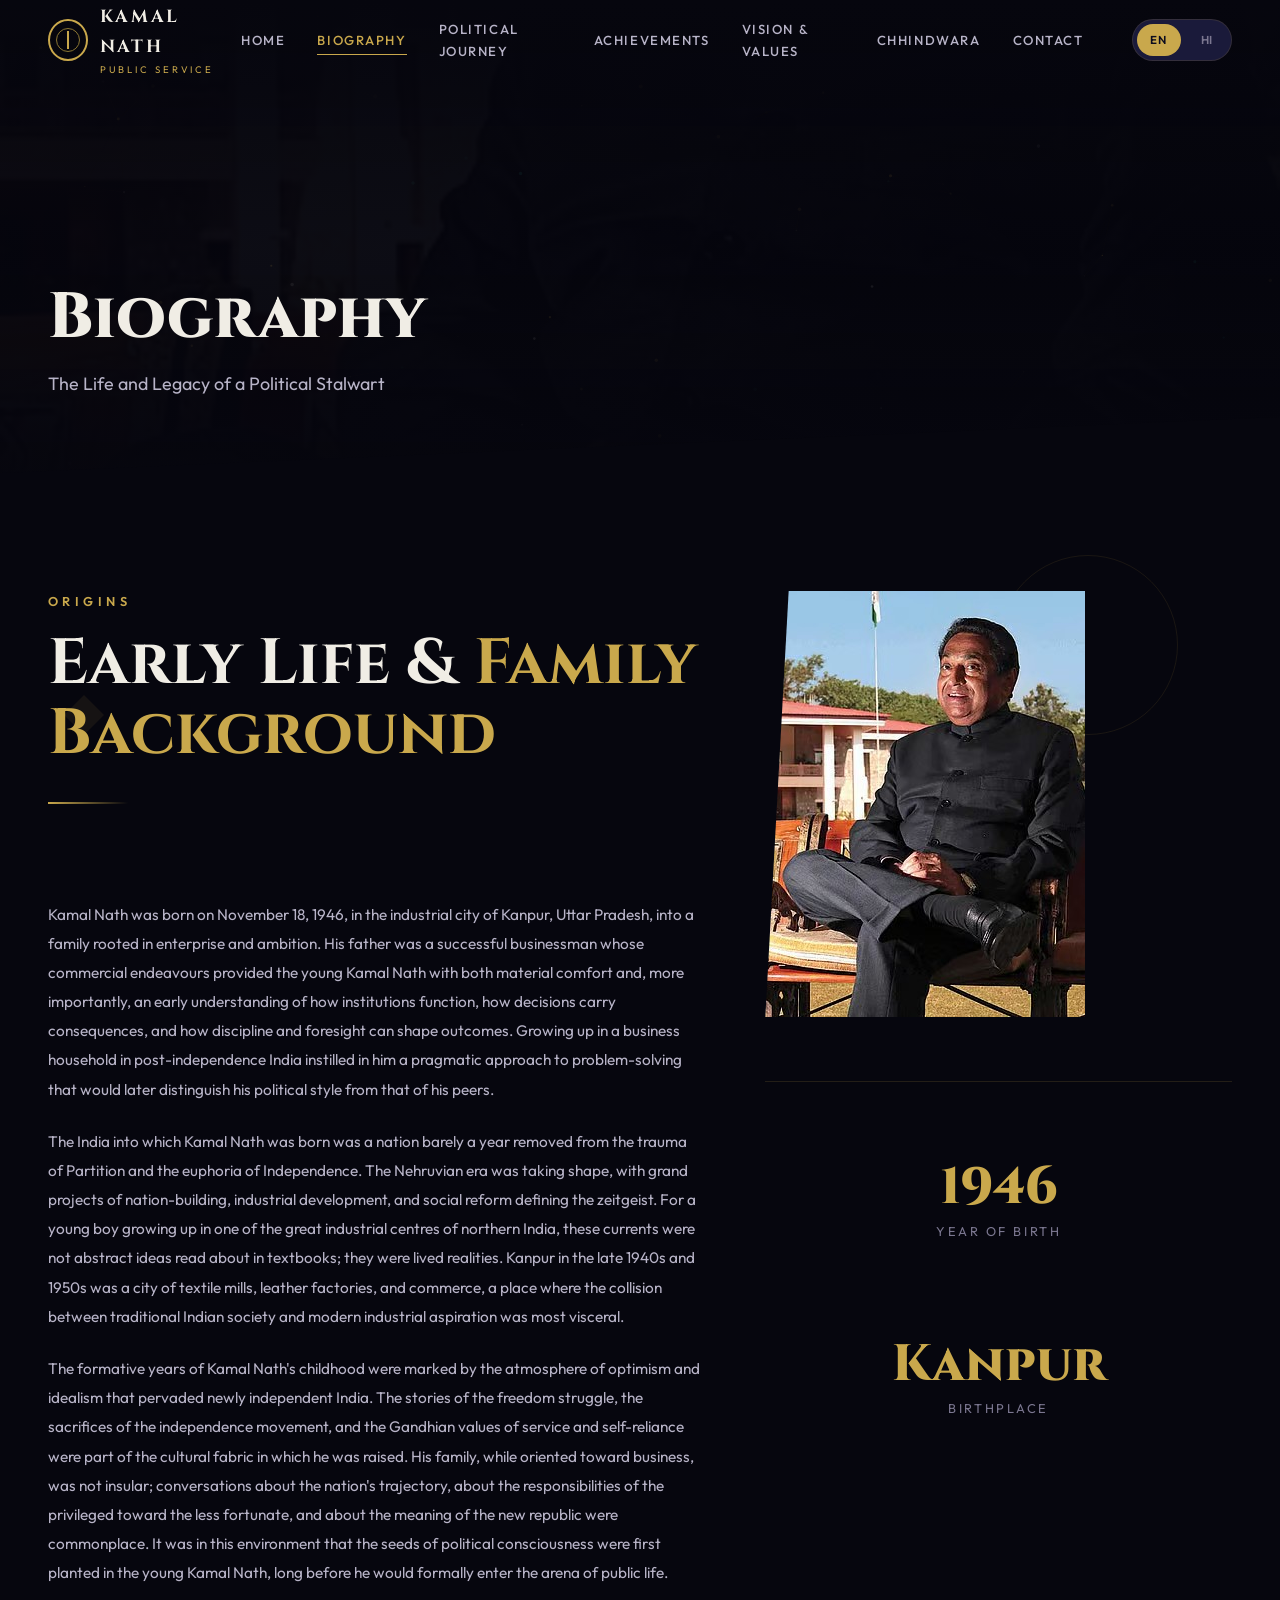
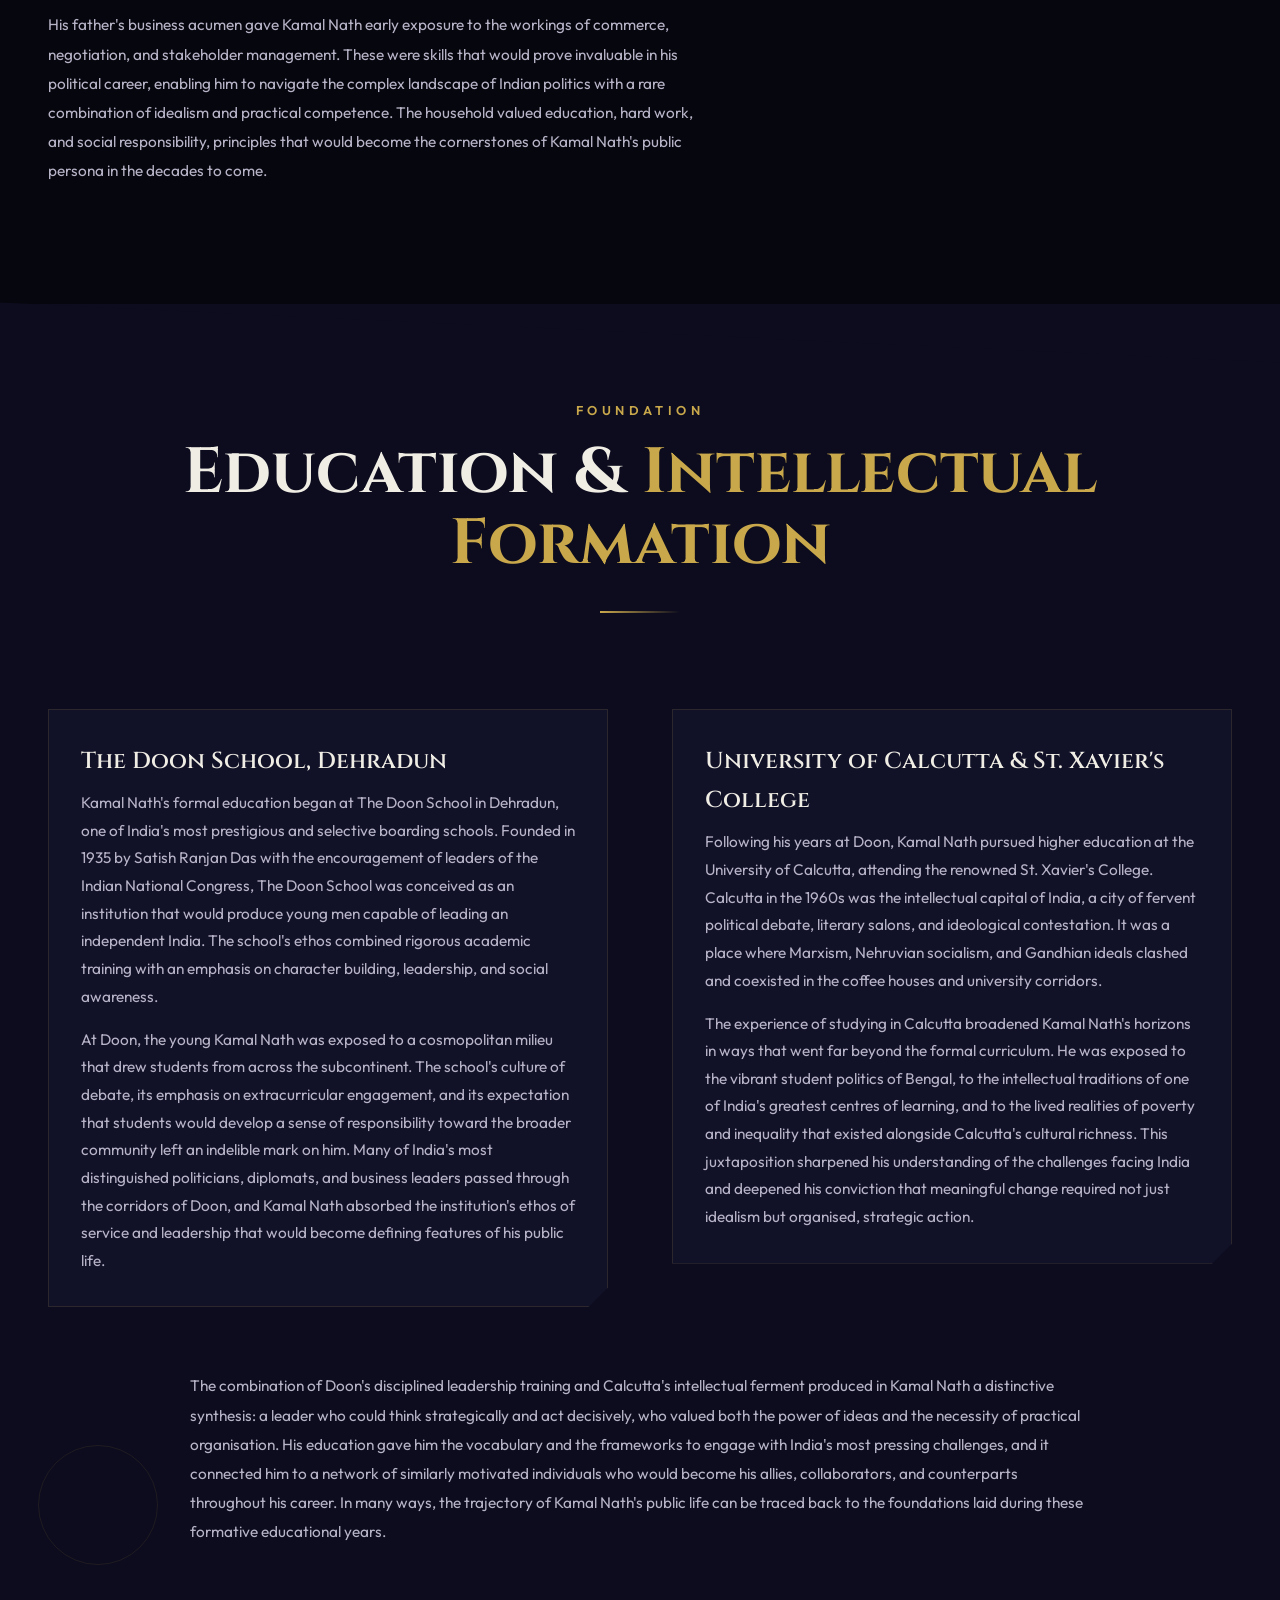
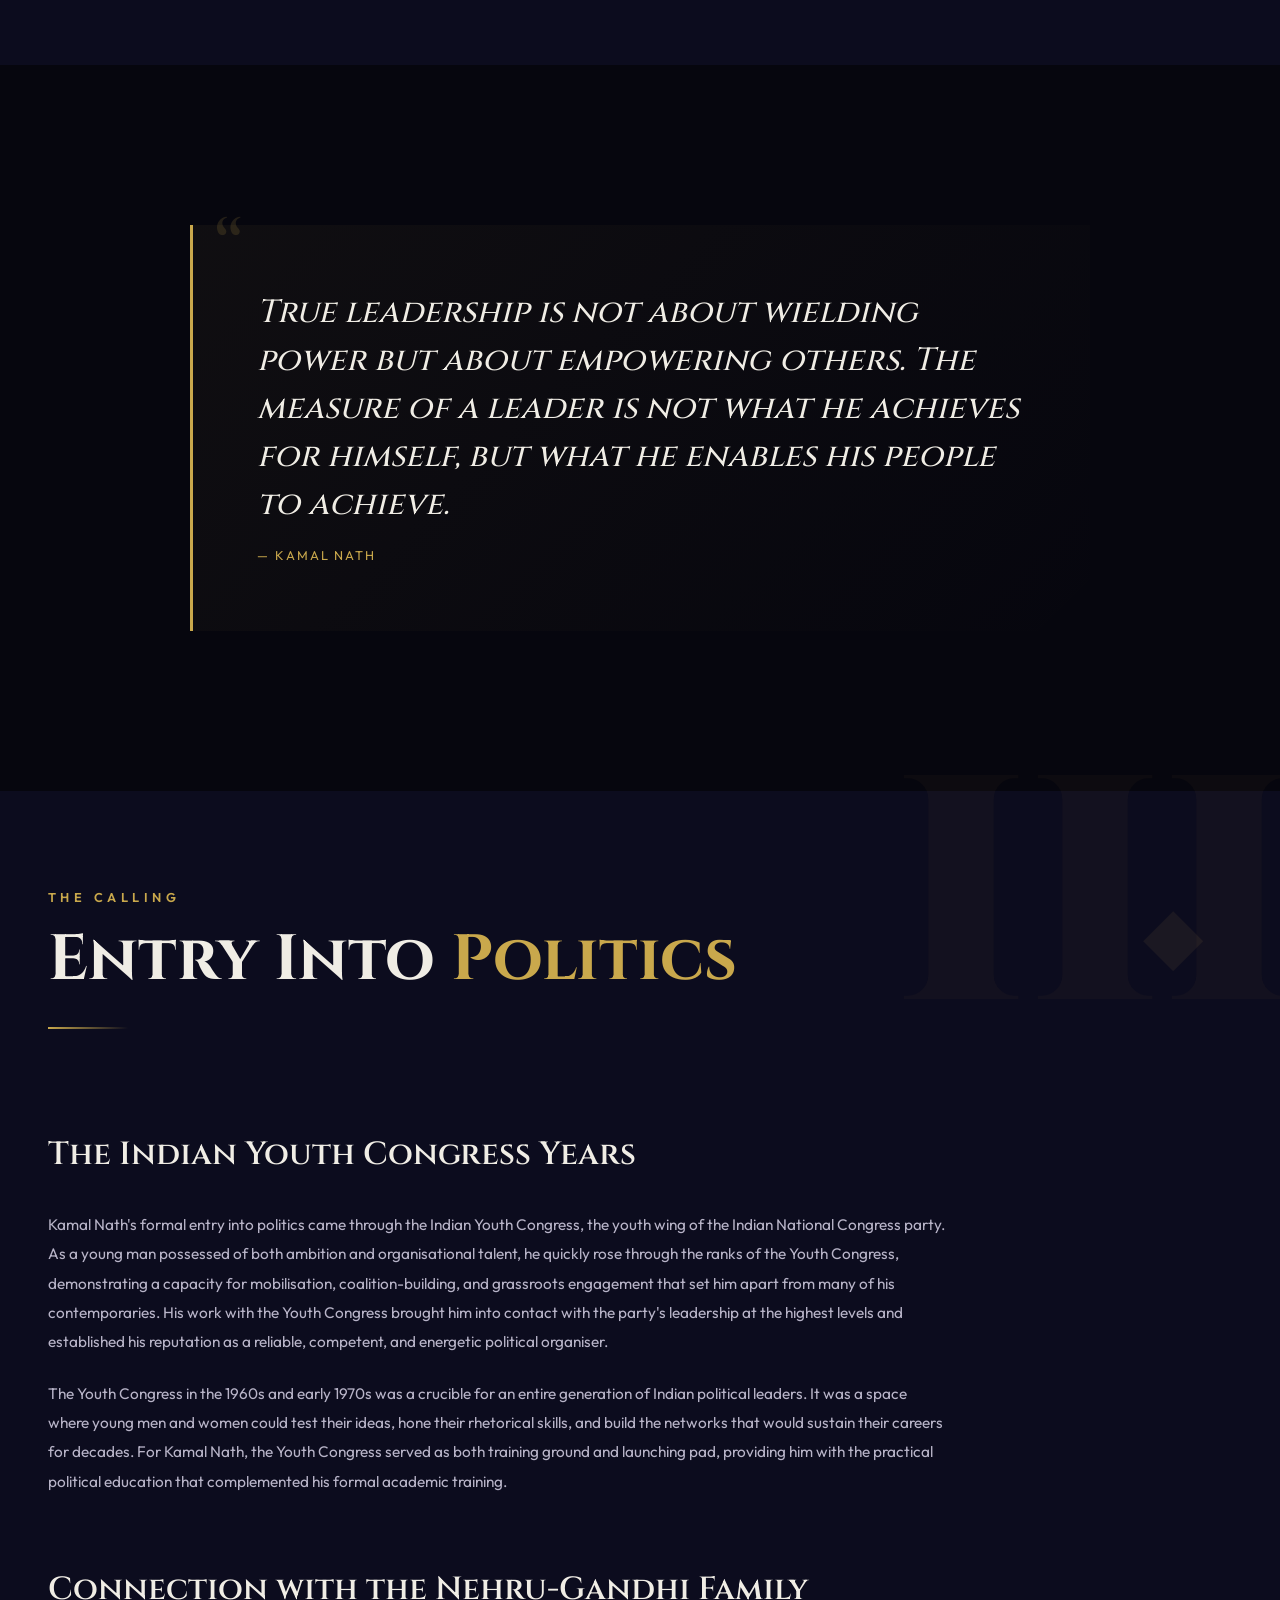
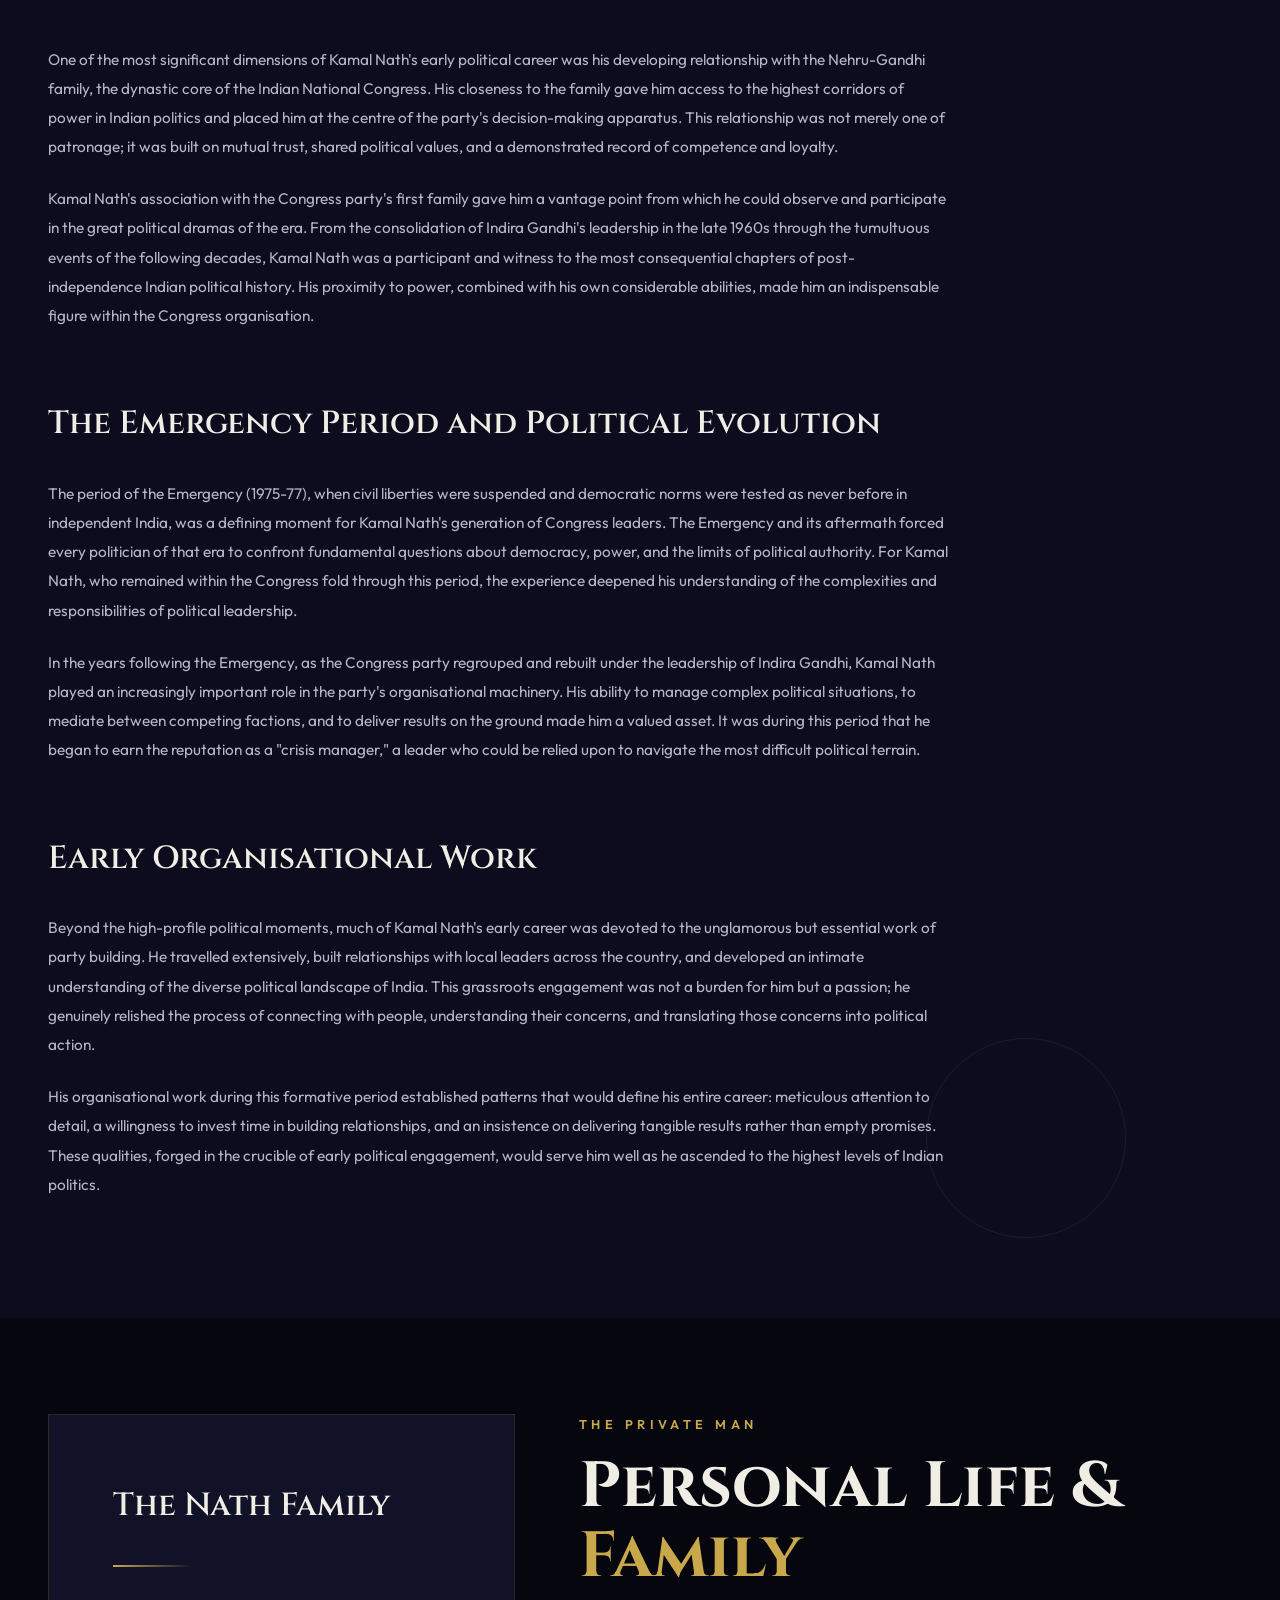
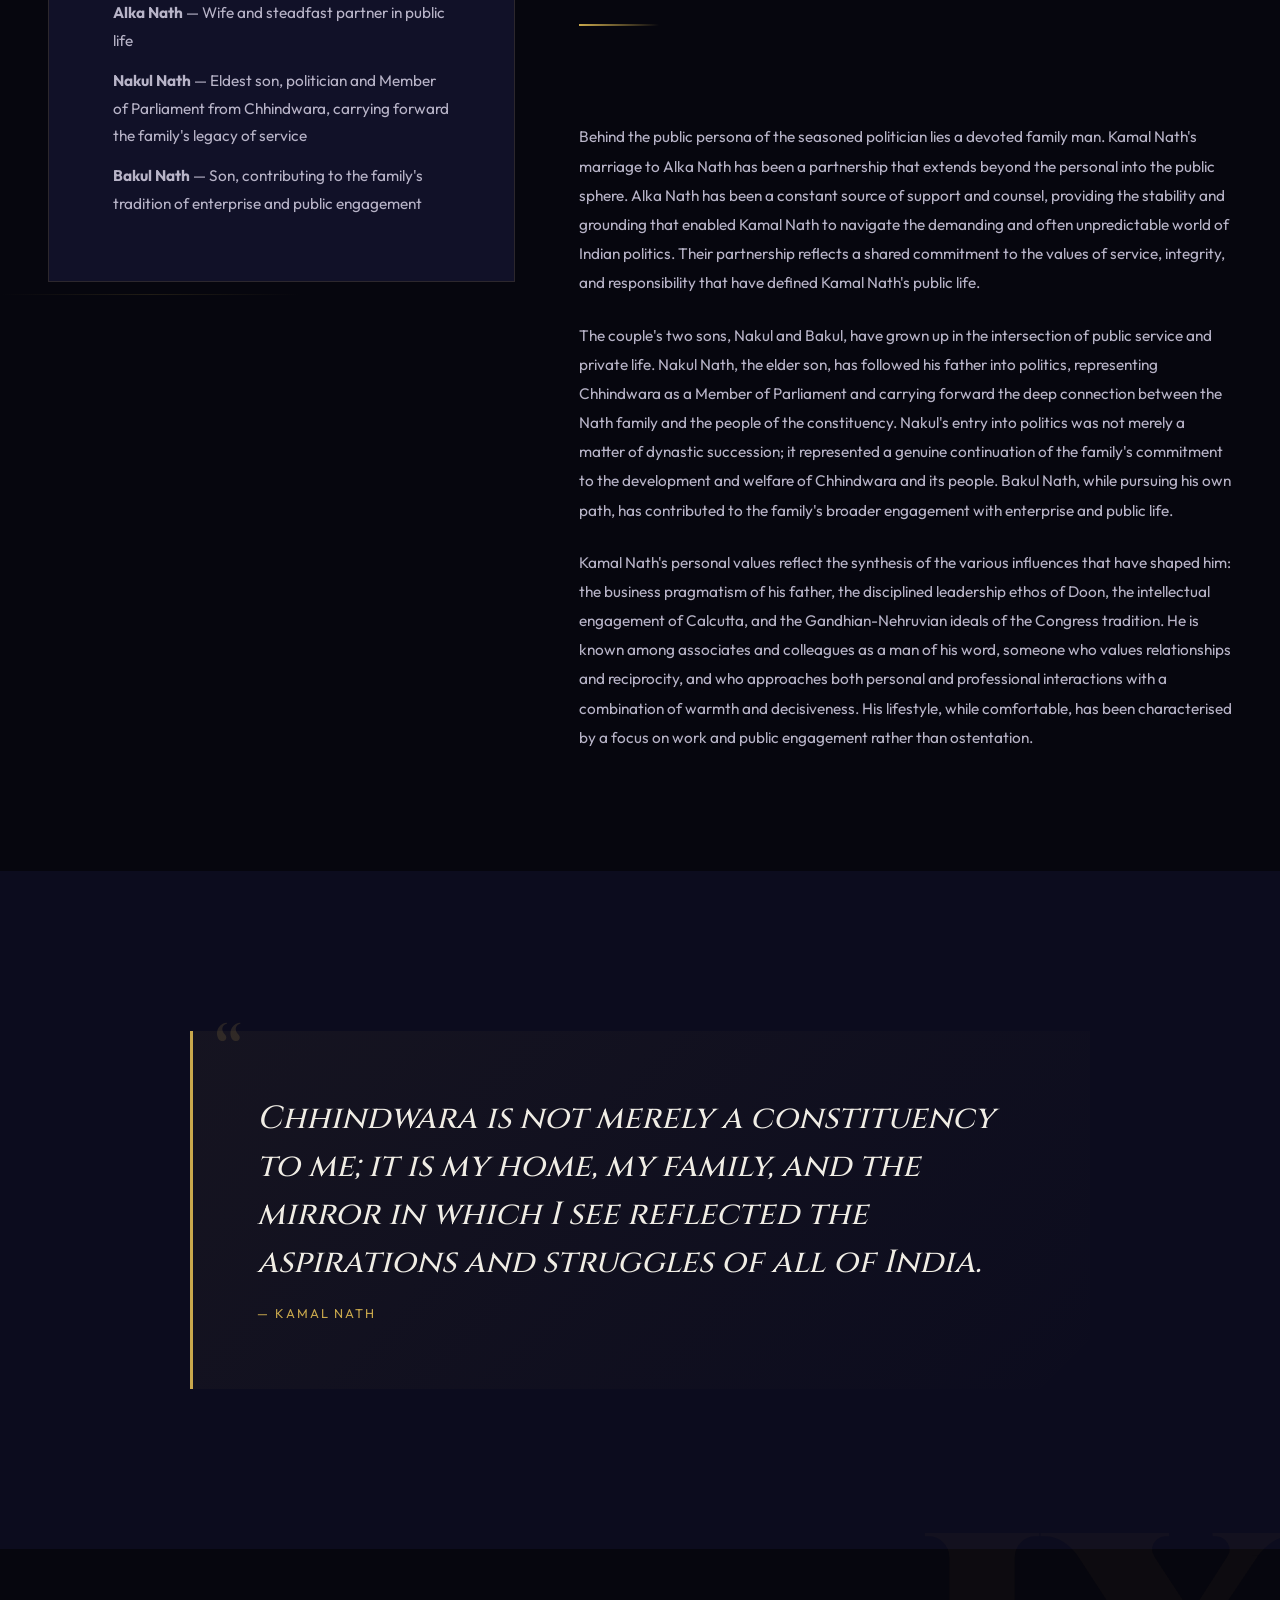
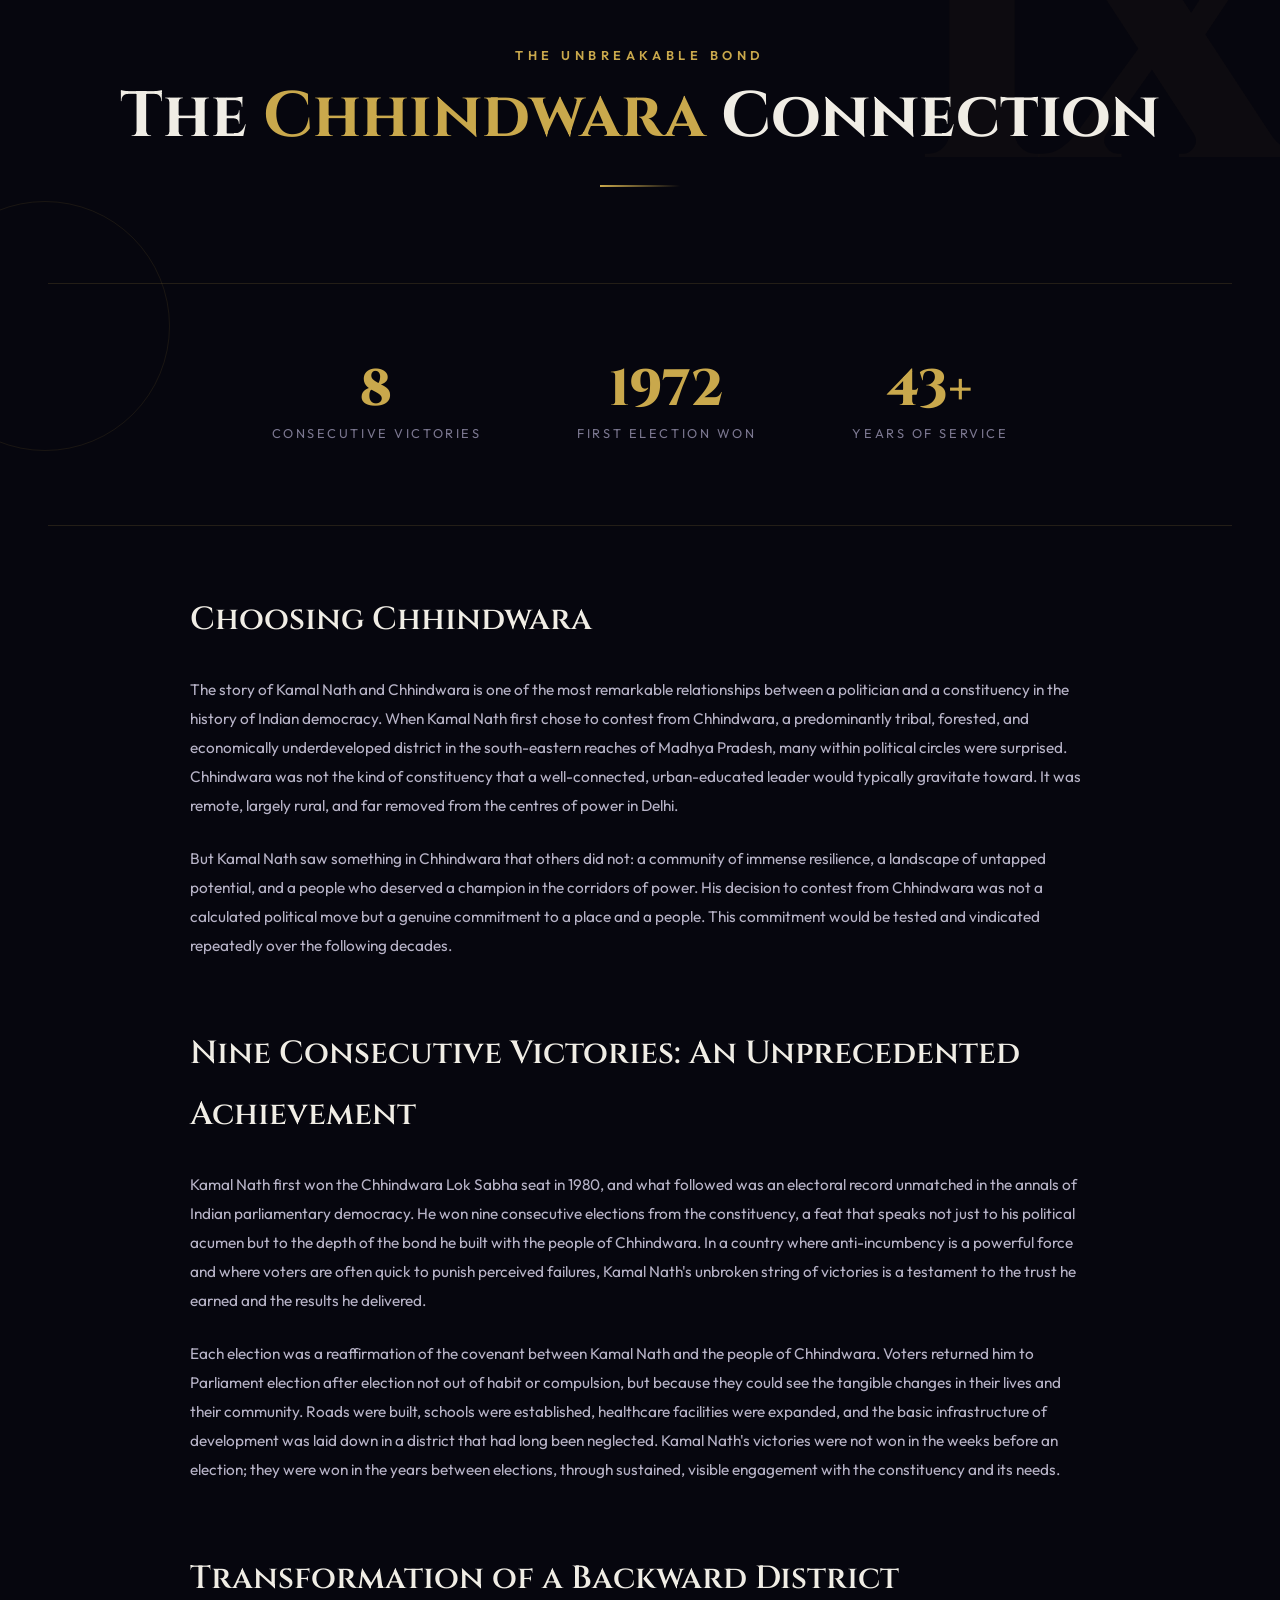
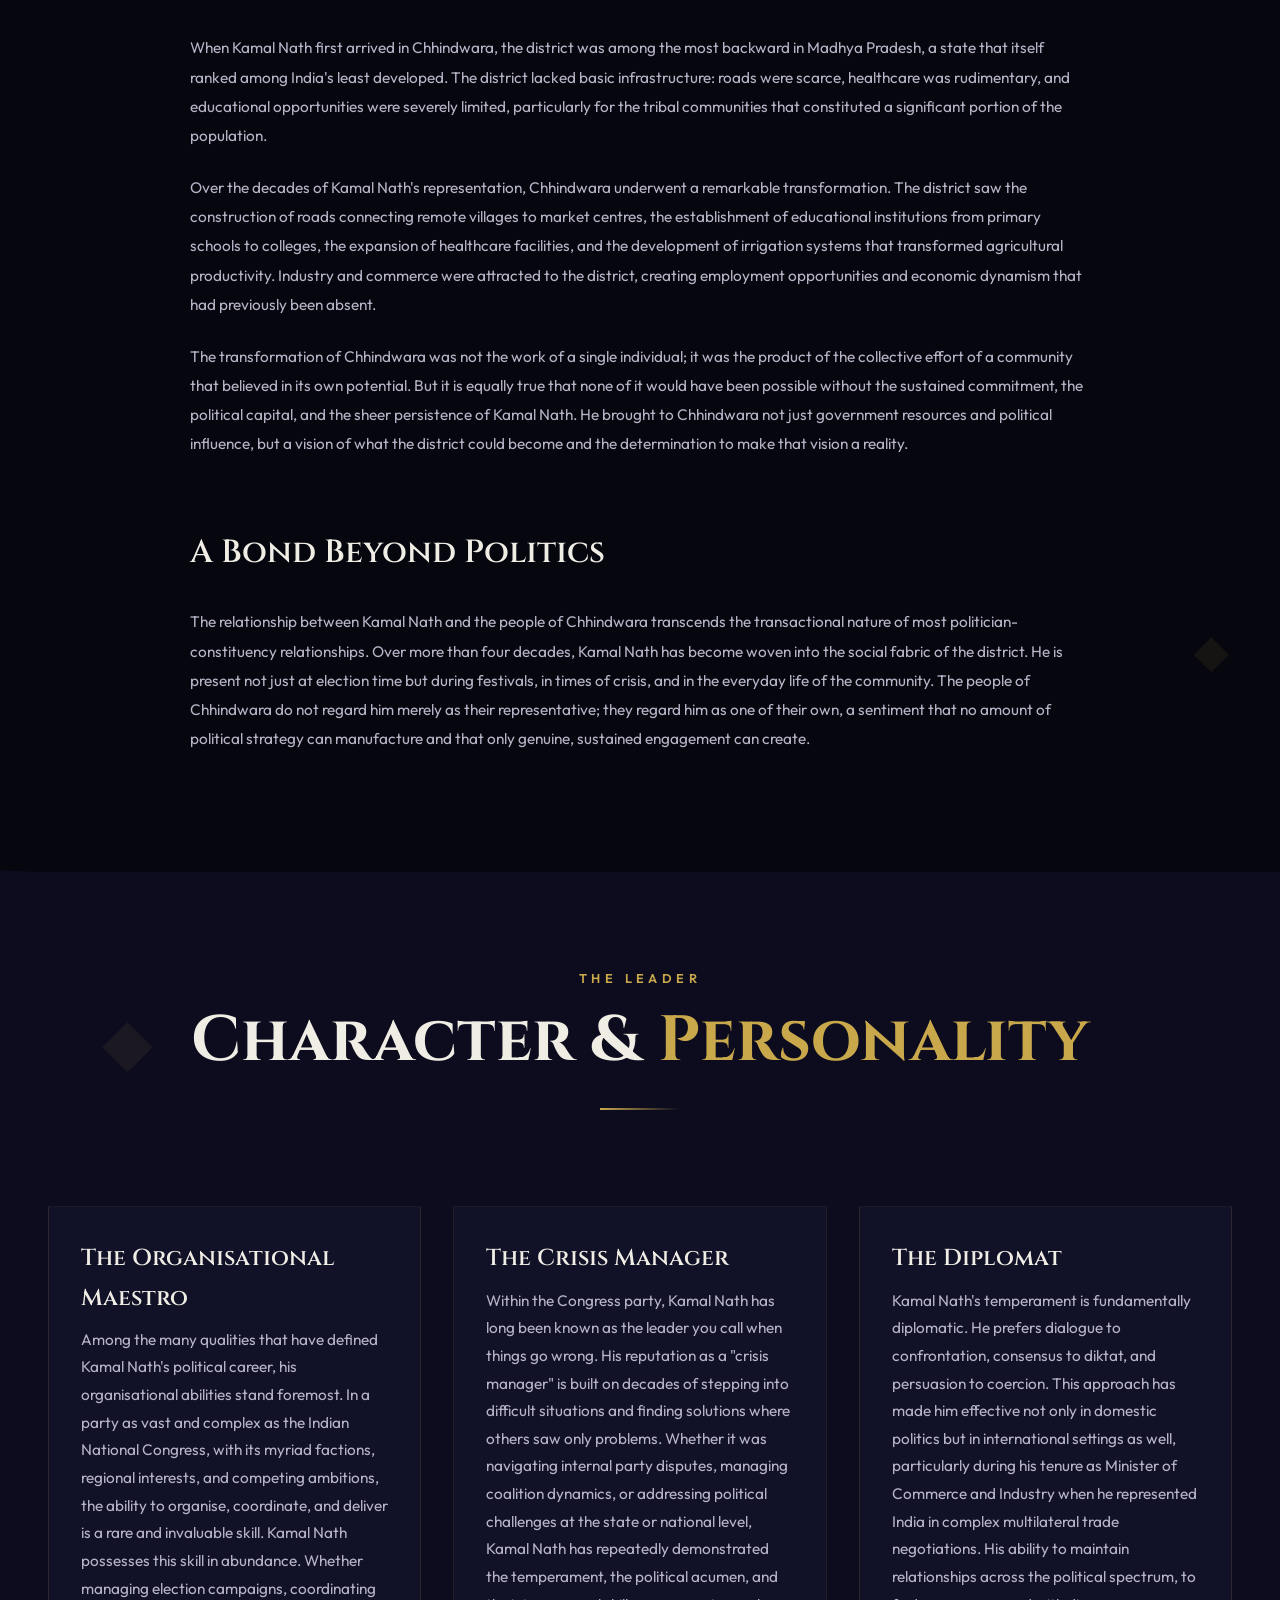
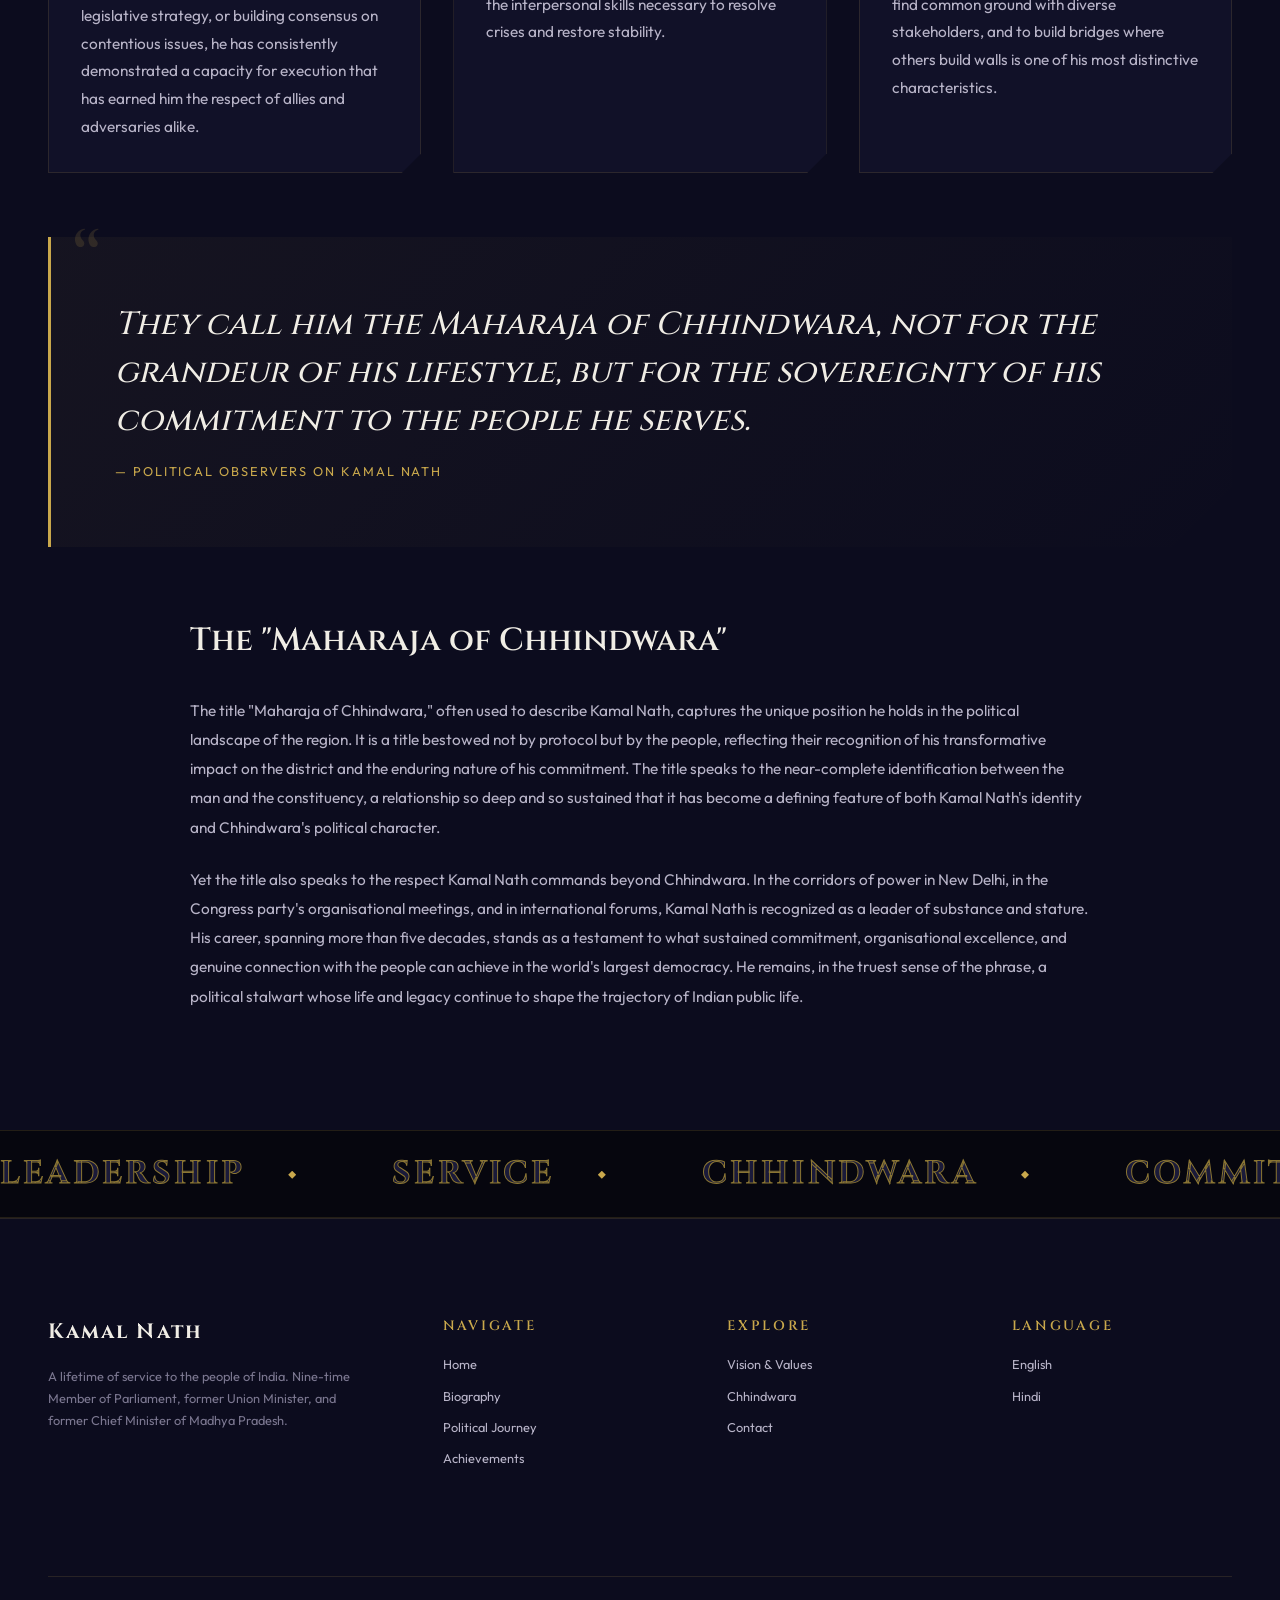
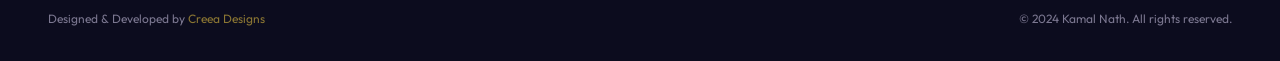
<file: en/biography.html>
<!DOCTYPE html>
<html lang="en">
<head>
  <meta charset="UTF-8">
  <meta name="viewport" content="width=device-width, initial-scale=1.0">
  <meta name="description" content="Biography of Kamal Nath - The life and legacy of one of India's most prominent political leaders, nine-time Member of Parliament from Chhindwara.">
  <title>Biography - Kamal Nath | Official Website</title>
  <link rel="stylesheet" href="../css/style.css">
  <link rel="icon" type="image/x-icon" href="../images/favicon.ico">
</head>
<body>

  <!-- Loading Screen -->
  <div class="loader">
    <div class="loader__emblem"></div>
    <div class="loader__text">Kamal Nath</div>
  </div>

  <!-- Particle Background -->
  <canvas id="particle-canvas"></canvas>

  <!-- Navigation -->
  <nav class="nav">
    <a href="index.html" class="nav__logo">
      <div class="nav__logo-emblem">
        <span class="ashoka-spoke"></span>
      </div>
      <div>
        <span class="nav__logo-text">Kamal Nath</span>
        <span class="nav__logo-subtitle">Public Service</span>
      </div>
    </a>

    <div class="nav__links">
      <a href="index.html" class="nav__link">Home</a>
      <a href="biography.html" class="nav__link active">Biography</a>
      <a href="political-journey.html" class="nav__link">Political Journey</a>
      <a href="achievements.html" class="nav__link">Achievements</a>
      <a href="vision-values.html" class="nav__link">Vision &amp; Values</a>
      <a href="chhindwara.html" class="nav__link">Chhindwara</a>
      <a href="contact.html" class="nav__link">Contact</a>
      <div class="lang-toggle">
        <a href="biography.html" class="lang-toggle__btn active">EN</a>
        <a href="../hi/biography.html" class="lang-toggle__btn">HI</a>
      </div>
    </div>

    <button class="nav__hamburger" aria-label="Toggle menu">
      <span></span>
      <span></span>
      <span></span>
    </button>
  </nav>

  <!-- Mobile Nav Overlay -->
  <div class="nav__mobile-overlay">
    <a href="index.html" class="nav__link">Home</a>
    <a href="biography.html" class="nav__link active">Biography</a>
    <a href="political-journey.html" class="nav__link">Political Journey</a>
    <a href="achievements.html" class="nav__link">Achievements</a>
    <a href="vision-values.html" class="nav__link">Vision &amp; Values</a>
    <a href="chhindwara.html" class="nav__link">Chhindwara</a>
    <a href="contact.html" class="nav__link">Contact</a>
    <div class="lang-toggle">
      <a href="biography.html" class="lang-toggle__btn active">EN</a>
      <a href="../hi/biography.html" class="lang-toggle__btn">HI</a>
    </div>
  </div>

  <!-- Page Header -->
  <header class="page-header">
    <div class="page-header__bg">
      <img src="../images/kamal-nath-portrait.jpg" alt="Kamal Nath">
      <div class="page-header__bg-overlay"></div>
    </div>
    <div class="page-header__content">
      <h1 class="page-header__title">Biography</h1>
      <p class="page-header__subtitle">The Life and Legacy of a Political Stalwart</p>
    </div>
    <div class="page-header__diagonal"></div>
  </header>

  <!-- ============================================
       SECTION 1: EARLY LIFE & FAMILY BACKGROUND
       ============================================ -->
  <section class="section section--void">
    <div class="float-element float-element--circle" style="width:180px;height:180px;top:60px;right:8%;" data-speed="0.05"></div>
    <div class="float-element float-element--diamond" style="width:40px;height:40px;top:200px;left:5%;" data-speed="0.08"></div>

    <div class="section__container">
      <div class="grid-asymmetric">
        <div>
          <div class="section__header reveal">
            <p class="section__overline">Origins</p>
            <h2 class="section__title">Early Life &amp; <span class="gold">Family Background</span></h2>
            <div class="gold-sep"></div>
          </div>

          <div class="prose reveal reveal-delay-1">
            <p>Kamal Nath was born on November 18, 1946, in the industrial city of Kanpur, Uttar Pradesh, into a family rooted in enterprise and ambition. His father was a successful businessman whose commercial endeavours provided the young Kamal Nath with both material comfort and, more importantly, an early understanding of how institutions function, how decisions carry consequences, and how discipline and foresight can shape outcomes. Growing up in a business household in post-independence India instilled in him a pragmatic approach to problem-solving that would later distinguish his political style from that of his peers.</p>

            <p>The India into which Kamal Nath was born was a nation barely a year removed from the trauma of Partition and the euphoria of Independence. The Nehruvian era was taking shape, with grand projects of nation-building, industrial development, and social reform defining the zeitgeist. For a young boy growing up in one of the great industrial centres of northern India, these currents were not abstract ideas read about in textbooks; they were lived realities. Kanpur in the late 1940s and 1950s was a city of textile mills, leather factories, and commerce, a place where the collision between traditional Indian society and modern industrial aspiration was most visceral.</p>

            <p>The formative years of Kamal Nath's childhood were marked by the atmosphere of optimism and idealism that pervaded newly independent India. The stories of the freedom struggle, the sacrifices of the independence movement, and the Gandhian values of service and self-reliance were part of the cultural fabric in which he was raised. His family, while oriented toward business, was not insular; conversations about the nation's trajectory, about the responsibilities of the privileged toward the less fortunate, and about the meaning of the new republic were commonplace. It was in this environment that the seeds of political consciousness were first planted in the young Kamal Nath, long before he would formally enter the arena of public life.</p>

            <p>His father's business acumen gave Kamal Nath early exposure to the workings of commerce, negotiation, and stakeholder management. These were skills that would prove invaluable in his political career, enabling him to navigate the complex landscape of Indian politics with a rare combination of idealism and practical competence. The household valued education, hard work, and social responsibility, principles that would become the cornerstones of Kamal Nath's public persona in the decades to come.</p>
          </div>
        </div>

        <div class="reveal reveal--right reveal-delay-2">
          <div class="img-diagonal img-reveal" style="margin-bottom: var(--space-md);">
            <img src="../images/kamal-nath-portrait.jpg" alt="Kamal Nath - A Life in Public Service" loading="lazy">
          </div>

          <div class="stats-row" style="margin-top: var(--space-lg); border-top: 1px solid var(--color-border); border-bottom: none;">
            <div class="stat-item">
              <div class="stat-item__number" data-count="1946">1946</div>
              <div class="stat-item__label">Year of Birth</div>
            </div>
            <div class="stat-item">
              <div class="stat-item__number text-gold">Kanpur</div>
              <div class="stat-item__label">Birthplace</div>
            </div>
          </div>
        </div>
      </div>
    </div>
  </section>

  <!-- ============================================
       SECTION 2: EDUCATION
       ============================================ -->
  <section class="section section--dark">
    <div class="section__diagonal-top"></div>
    <div class="float-element float-element--circle" style="width:120px;height:120px;bottom:100px;left:3%;" data-speed="-0.04"></div>

    <div class="section__container">
      <div class="section__header text-center reveal">
        <p class="section__overline">Foundation</p>
        <h2 class="section__title">Education &amp; <span class="gold">Intellectual Formation</span></h2>
        <div class="gold-sep gold-sep--center"></div>
      </div>

      <div class="grid-halves">
        <div class="reveal reveal--left reveal-delay-1">
          <div class="card card--diagonal glow-card">
            <div class="card__title">The Doon School, Dehradun</div>
            <div class="card__text">
              <p>Kamal Nath's formal education began at The Doon School in Dehradun, one of India's most prestigious and selective boarding schools. Founded in 1935 by Satish Ranjan Das with the encouragement of leaders of the Indian National Congress, The Doon School was conceived as an institution that would produce young men capable of leading an independent India. The school's ethos combined rigorous academic training with an emphasis on character building, leadership, and social awareness.</p>
              <p style="margin-top:1em;">At Doon, the young Kamal Nath was exposed to a cosmopolitan milieu that drew students from across the subcontinent. The school's culture of debate, its emphasis on extracurricular engagement, and its expectation that students would develop a sense of responsibility toward the broader community left an indelible mark on him. Many of India's most distinguished politicians, diplomats, and business leaders passed through the corridors of Doon, and Kamal Nath absorbed the institution's ethos of service and leadership that would become defining features of his public life.</p>
            </div>
          </div>
        </div>

        <div class="reveal reveal--right reveal-delay-2">
          <div class="card card--diagonal glow-card">
            <div class="card__title">University of Calcutta &amp; St. Xavier's College</div>
            <div class="card__text">
              <p>Following his years at Doon, Kamal Nath pursued higher education at the University of Calcutta, attending the renowned St. Xavier's College. Calcutta in the 1960s was the intellectual capital of India, a city of fervent political debate, literary salons, and ideological contestation. It was a place where Marxism, Nehruvian socialism, and Gandhian ideals clashed and coexisted in the coffee houses and university corridors.</p>
              <p style="margin-top:1em;">The experience of studying in Calcutta broadened Kamal Nath's horizons in ways that went far beyond the formal curriculum. He was exposed to the vibrant student politics of Bengal, to the intellectual traditions of one of India's greatest centres of learning, and to the lived realities of poverty and inequality that existed alongside Calcutta's cultural richness. This juxtaposition sharpened his understanding of the challenges facing India and deepened his conviction that meaningful change required not just idealism but organised, strategic action.</p>
            </div>
          </div>
        </div>
      </div>

      <div class="reveal reveal-delay-3" style="margin-top: var(--space-lg);">
        <div class="prose" style="max-width: var(--container-narrow); margin: 0 auto;">
          <p>The combination of Doon's disciplined leadership training and Calcutta's intellectual ferment produced in Kamal Nath a distinctive synthesis: a leader who could think strategically and act decisively, who valued both the power of ideas and the necessity of practical organisation. His education gave him the vocabulary and the frameworks to engage with India's most pressing challenges, and it connected him to a network of similarly motivated individuals who would become his allies, collaborators, and counterparts throughout his career. In many ways, the trajectory of Kamal Nath's public life can be traced back to the foundations laid during these formative educational years.</p>
        </div>
      </div>
    </div>
  </section>

  <!-- ============================================
       QUOTE BLOCK 1
       ============================================ -->
  <section class="section section--void">
    <div class="section__container section__container--narrow">
      <div class="reveal">
        <div class="quote-block">
          <p class="quote-block__text">True leadership is not about wielding power but about empowering others. The measure of a leader is not what he achieves for himself, but what he enables his people to achieve.</p>
          <p class="quote-block__attribution">&mdash; Kamal Nath</p>
        </div>
      </div>
    </div>
  </section>

  <!-- ============================================
       SECTION 3: ENTRY INTO POLITICS
       ============================================ -->
  <section class="section section--dark">
    <span class="section__bg-number">III</span>
    <div class="float-element float-element--diamond" style="width:60px;height:60px;top:120px;right:6%;" data-speed="0.06"></div>
    <div class="float-element float-element--circle" style="width:200px;height:200px;bottom:80px;right:12%;" data-speed="-0.03"></div>

    <div class="section__container">
      <div class="section__header reveal">
        <p class="section__overline">The Calling</p>
        <h2 class="section__title">Entry Into <span class="gold">Politics</span></h2>
        <div class="gold-sep"></div>
      </div>

      <div class="prose reveal reveal-delay-1" style="max-width: var(--container-narrow);">
        <h3>The Indian Youth Congress Years</h3>
        <p>Kamal Nath's formal entry into politics came through the Indian Youth Congress, the youth wing of the Indian National Congress party. As a young man possessed of both ambition and organisational talent, he quickly rose through the ranks of the Youth Congress, demonstrating a capacity for mobilisation, coalition-building, and grassroots engagement that set him apart from many of his contemporaries. His work with the Youth Congress brought him into contact with the party's leadership at the highest levels and established his reputation as a reliable, competent, and energetic political organiser.</p>

        <p>The Youth Congress in the 1960s and early 1970s was a crucible for an entire generation of Indian political leaders. It was a space where young men and women could test their ideas, hone their rhetorical skills, and build the networks that would sustain their careers for decades. For Kamal Nath, the Youth Congress served as both training ground and launching pad, providing him with the practical political education that complemented his formal academic training.</p>

        <h3>Connection with the Nehru-Gandhi Family</h3>
        <p>One of the most significant dimensions of Kamal Nath's early political career was his developing relationship with the Nehru-Gandhi family, the dynastic core of the Indian National Congress. His closeness to the family gave him access to the highest corridors of power in Indian politics and placed him at the centre of the party's decision-making apparatus. This relationship was not merely one of patronage; it was built on mutual trust, shared political values, and a demonstrated record of competence and loyalty.</p>

        <p>Kamal Nath's association with the Congress party's first family gave him a vantage point from which he could observe and participate in the great political dramas of the era. From the consolidation of Indira Gandhi's leadership in the late 1960s through the tumultuous events of the following decades, Kamal Nath was a participant and witness to the most consequential chapters of post-independence Indian political history. His proximity to power, combined with his own considerable abilities, made him an indispensable figure within the Congress organisation.</p>

        <h3>The Emergency Period and Political Evolution</h3>
        <p>The period of the Emergency (1975-77), when civil liberties were suspended and democratic norms were tested as never before in independent India, was a defining moment for Kamal Nath's generation of Congress leaders. The Emergency and its aftermath forced every politician of that era to confront fundamental questions about democracy, power, and the limits of political authority. For Kamal Nath, who remained within the Congress fold through this period, the experience deepened his understanding of the complexities and responsibilities of political leadership.</p>

        <p>In the years following the Emergency, as the Congress party regrouped and rebuilt under the leadership of Indira Gandhi, Kamal Nath played an increasingly important role in the party's organisational machinery. His ability to manage complex political situations, to mediate between competing factions, and to deliver results on the ground made him a valued asset. It was during this period that he began to earn the reputation as a "crisis manager," a leader who could be relied upon to navigate the most difficult political terrain.</p>

        <h3>Early Organisational Work</h3>
        <p>Beyond the high-profile political moments, much of Kamal Nath's early career was devoted to the unglamorous but essential work of party building. He travelled extensively, built relationships with local leaders across the country, and developed an intimate understanding of the diverse political landscape of India. This grassroots engagement was not a burden for him but a passion; he genuinely relished the process of connecting with people, understanding their concerns, and translating those concerns into political action.</p>

        <p>His organisational work during this formative period established patterns that would define his entire career: meticulous attention to detail, a willingness to invest time in building relationships, and an insistence on delivering tangible results rather than empty promises. These qualities, forged in the crucible of early political engagement, would serve him well as he ascended to the highest levels of Indian politics.</p>
      </div>
    </div>
  </section>

  <!-- ============================================
       SECTION 4: PERSONAL LIFE & FAMILY
       ============================================ -->
  <section class="section section--void">
    <div class="float-element float-element--line" style="width:300px;top:50%;left:0;" data-speed="0.02"></div>

    <div class="section__container">
      <div class="grid-asymmetric grid-asymmetric--reverse">
        <div class="reveal reveal--left reveal-delay-1">
          <div class="card glow-card" style="padding: var(--space-lg);">
            <div class="card__title" style="font-size: var(--fs-h3);">The Nath Family</div>
            <div class="gold-sep"></div>
            <div class="card__text" style="margin-top: var(--space-sm);">
              <p><strong>Alka Nath</strong> &mdash; Wife and steadfast partner in public life</p>
              <p style="margin-top:0.8em;"><strong>Nakul Nath</strong> &mdash; Eldest son, politician and Member of Parliament from Chhindwara, carrying forward the family's legacy of service</p>
              <p style="margin-top:0.8em;"><strong>Bakul Nath</strong> &mdash; Son, contributing to the family's tradition of enterprise and public engagement</p>
            </div>
          </div>
        </div>

        <div>
          <div class="section__header reveal">
            <p class="section__overline">The Private Man</p>
            <h2 class="section__title">Personal Life &amp; <span class="gold">Family</span></h2>
            <div class="gold-sep"></div>
          </div>

          <div class="prose reveal reveal-delay-2">
            <p>Behind the public persona of the seasoned politician lies a devoted family man. Kamal Nath's marriage to Alka Nath has been a partnership that extends beyond the personal into the public sphere. Alka Nath has been a constant source of support and counsel, providing the stability and grounding that enabled Kamal Nath to navigate the demanding and often unpredictable world of Indian politics. Their partnership reflects a shared commitment to the values of service, integrity, and responsibility that have defined Kamal Nath's public life.</p>

            <p>The couple's two sons, Nakul and Bakul, have grown up in the intersection of public service and private life. Nakul Nath, the elder son, has followed his father into politics, representing Chhindwara as a Member of Parliament and carrying forward the deep connection between the Nath family and the people of the constituency. Nakul's entry into politics was not merely a matter of dynastic succession; it represented a genuine continuation of the family's commitment to the development and welfare of Chhindwara and its people. Bakul Nath, while pursuing his own path, has contributed to the family's broader engagement with enterprise and public life.</p>

            <p>Kamal Nath's personal values reflect the synthesis of the various influences that have shaped him: the business pragmatism of his father, the disciplined leadership ethos of Doon, the intellectual engagement of Calcutta, and the Gandhian-Nehruvian ideals of the Congress tradition. He is known among associates and colleagues as a man of his word, someone who values relationships and reciprocity, and who approaches both personal and professional interactions with a combination of warmth and decisiveness. His lifestyle, while comfortable, has been characterised by a focus on work and public engagement rather than ostentation.</p>
          </div>
        </div>
      </div>
    </div>
  </section>

  <!-- ============================================
       QUOTE BLOCK 2
       ============================================ -->
  <section class="section section--dark">
    <div class="section__container section__container--narrow">
      <div class="reveal">
        <div class="quote-block">
          <p class="quote-block__text">Chhindwara is not merely a constituency to me; it is my home, my family, and the mirror in which I see reflected the aspirations and struggles of all of India.</p>
          <p class="quote-block__attribution">&mdash; Kamal Nath</p>
        </div>
      </div>
    </div>
  </section>

  <!-- ============================================
       SECTION 5: THE CHHINDWARA CONNECTION
       ============================================ -->
  <section class="section section--void">
    <span class="section__bg-number">IX</span>
    <div class="float-element float-element--circle" style="width:250px;height:250px;top:10%;left:-80px;" data-speed="0.04"></div>
    <div class="float-element float-element--diamond" style="width:35px;height:35px;bottom:200px;right:4%;" data-speed="-0.06"></div>

    <div class="section__container">
      <div class="section__header text-center reveal">
        <p class="section__overline">The Unbreakable Bond</p>
        <h2 class="section__title">The <span class="gold">Chhindwara</span> Connection</h2>
        <div class="gold-sep gold-sep--center"></div>
      </div>

      <!-- Stats Row -->
      <div class="stats-row reveal reveal-delay-1">
        <div class="stat-item">
          <div class="stat-item__number" data-count="9">0</div>
          <div class="stat-item__label">Consecutive Victories</div>
        </div>
        <div class="stat-item">
          <div class="stat-item__number" data-count="1980">0</div>
          <div class="stat-item__label">First Election Won</div>
        </div>
        <div class="stat-item">
          <div class="stat-item__number" data-count="44" data-suffix="+">0</div>
          <div class="stat-item__label">Years of Service</div>
        </div>
      </div>

      <div class="prose reveal reveal-delay-2" style="max-width: var(--container-narrow); margin: var(--space-lg) auto 0;">
        <h3>Choosing Chhindwara</h3>
        <p>The story of Kamal Nath and Chhindwara is one of the most remarkable relationships between a politician and a constituency in the history of Indian democracy. When Kamal Nath first chose to contest from Chhindwara, a predominantly tribal, forested, and economically underdeveloped district in the south-eastern reaches of Madhya Pradesh, many within political circles were surprised. Chhindwara was not the kind of constituency that a well-connected, urban-educated leader would typically gravitate toward. It was remote, largely rural, and far removed from the centres of power in Delhi.</p>

        <p>But Kamal Nath saw something in Chhindwara that others did not: a community of immense resilience, a landscape of untapped potential, and a people who deserved a champion in the corridors of power. His decision to contest from Chhindwara was not a calculated political move but a genuine commitment to a place and a people. This commitment would be tested and vindicated repeatedly over the following decades.</p>

        <h3>Nine Consecutive Victories: An Unprecedented Achievement</h3>
        <p>Kamal Nath first won the Chhindwara Lok Sabha seat in 1980, and what followed was an electoral record unmatched in the annals of Indian parliamentary democracy. He won nine consecutive elections from the constituency, a feat that speaks not just to his political acumen but to the depth of the bond he built with the people of Chhindwara. In a country where anti-incumbency is a powerful force and where voters are often quick to punish perceived failures, Kamal Nath's unbroken string of victories is a testament to the trust he earned and the results he delivered.</p>

        <p>Each election was a reaffirmation of the covenant between Kamal Nath and the people of Chhindwara. Voters returned him to Parliament election after election not out of habit or compulsion, but because they could see the tangible changes in their lives and their community. Roads were built, schools were established, healthcare facilities were expanded, and the basic infrastructure of development was laid down in a district that had long been neglected. Kamal Nath's victories were not won in the weeks before an election; they were won in the years between elections, through sustained, visible engagement with the constituency and its needs.</p>

        <h3>Transformation of a Backward District</h3>
        <p>When Kamal Nath first arrived in Chhindwara, the district was among the most backward in Madhya Pradesh, a state that itself ranked among India's least developed. The district lacked basic infrastructure: roads were scarce, healthcare was rudimentary, and educational opportunities were severely limited, particularly for the tribal communities that constituted a significant portion of the population.</p>

        <p>Over the decades of Kamal Nath's representation, Chhindwara underwent a remarkable transformation. The district saw the construction of roads connecting remote villages to market centres, the establishment of educational institutions from primary schools to colleges, the expansion of healthcare facilities, and the development of irrigation systems that transformed agricultural productivity. Industry and commerce were attracted to the district, creating employment opportunities and economic dynamism that had previously been absent.</p>

        <p>The transformation of Chhindwara was not the work of a single individual; it was the product of the collective effort of a community that believed in its own potential. But it is equally true that none of it would have been possible without the sustained commitment, the political capital, and the sheer persistence of Kamal Nath. He brought to Chhindwara not just government resources and political influence, but a vision of what the district could become and the determination to make that vision a reality.</p>

        <h3>A Bond Beyond Politics</h3>
        <p>The relationship between Kamal Nath and the people of Chhindwara transcends the transactional nature of most politician-constituency relationships. Over more than four decades, Kamal Nath has become woven into the social fabric of the district. He is present not just at election time but during festivals, in times of crisis, and in the everyday life of the community. The people of Chhindwara do not regard him merely as their representative; they regard him as one of their own, a sentiment that no amount of political strategy can manufacture and that only genuine, sustained engagement can create.</p>
      </div>
    </div>
  </section>

  <!-- ============================================
       SECTION 6: CHARACTER & PERSONALITY
       ============================================ -->
  <section class="section section--dark">
    <div class="section__diagonal-top"></div>
    <div class="float-element float-element--diamond" style="width:50px;height:50px;top:150px;left:8%;" data-speed="0.05"></div>

    <div class="section__container">
      <div class="section__header text-center reveal">
        <p class="section__overline">The Leader</p>
        <h2 class="section__title">Character &amp; <span class="gold">Personality</span></h2>
        <div class="gold-sep gold-sep--center"></div>
      </div>

      <div class="grid-thirds reveal reveal-delay-1">
        <div class="card card--diagonal glow-card">
          <div class="card__title">The Organisational Maestro</div>
          <div class="card__text">
            <p>Among the many qualities that have defined Kamal Nath's political career, his organisational abilities stand foremost. In a party as vast and complex as the Indian National Congress, with its myriad factions, regional interests, and competing ambitions, the ability to organise, coordinate, and deliver is a rare and invaluable skill. Kamal Nath possesses this skill in abundance. Whether managing election campaigns, coordinating legislative strategy, or building consensus on contentious issues, he has consistently demonstrated a capacity for execution that has earned him the respect of allies and adversaries alike.</p>
          </div>
        </div>

        <div class="card card--diagonal glow-card">
          <div class="card__title">The Crisis Manager</div>
          <div class="card__text">
            <p>Within the Congress party, Kamal Nath has long been known as the leader you call when things go wrong. His reputation as a "crisis manager" is built on decades of stepping into difficult situations and finding solutions where others saw only problems. Whether it was navigating internal party disputes, managing coalition dynamics, or addressing political challenges at the state or national level, Kamal Nath has repeatedly demonstrated the temperament, the political acumen, and the interpersonal skills necessary to resolve crises and restore stability.</p>
          </div>
        </div>

        <div class="card card--diagonal glow-card">
          <div class="card__title">The Diplomat</div>
          <div class="card__text">
            <p>Kamal Nath's temperament is fundamentally diplomatic. He prefers dialogue to confrontation, consensus to diktat, and persuasion to coercion. This approach has made him effective not only in domestic politics but in international settings as well, particularly during his tenure as Minister of Commerce and Industry when he represented India in complex multilateral trade negotiations. His ability to maintain relationships across the political spectrum, to find common ground with diverse stakeholders, and to build bridges where others build walls is one of his most distinctive characteristics.</p>
          </div>
        </div>
      </div>

      <div class="reveal reveal-delay-2" style="margin-top: var(--space-lg);">
        <div class="quote-block">
          <p class="quote-block__text">They call him the Maharaja of Chhindwara, not for the grandeur of his lifestyle, but for the sovereignty of his commitment to the people he serves.</p>
          <p class="quote-block__attribution">&mdash; Political observers on Kamal Nath</p>
        </div>
      </div>

      <div class="prose reveal reveal-delay-3" style="max-width: var(--container-narrow); margin: var(--space-md) auto 0;">
        <h3>The "Maharaja of Chhindwara"</h3>
        <p>The title "Maharaja of Chhindwara," often used to describe Kamal Nath, captures the unique position he holds in the political landscape of the region. It is a title bestowed not by protocol but by the people, reflecting their recognition of his transformative impact on the district and the enduring nature of his commitment. The title speaks to the near-complete identification between the man and the constituency, a relationship so deep and so sustained that it has become a defining feature of both Kamal Nath's identity and Chhindwara's political character.</p>

        <p>Yet the title also speaks to the respect Kamal Nath commands beyond Chhindwara. In the corridors of power in New Delhi, in the Congress party's organisational meetings, and in international forums, Kamal Nath is recognized as a leader of substance and stature. His career, spanning more than five decades, stands as a testament to what sustained commitment, organisational excellence, and genuine connection with the people can achieve in the world's largest democracy. He remains, in the truest sense of the phrase, a political stalwart whose life and legacy continue to shape the trajectory of Indian public life.</p>
      </div>
    </div>
  </section>

  <!-- ============================================
       CLOSING TICKER
       ============================================ -->
  <div class="ticker" style="position: relative; z-index: 1;">
    <div class="ticker__inner">
      <span class="ticker__item">Leadership <span class="dot"></span></span>
      <span class="ticker__item">Service <span class="dot"></span></span>
      <span class="ticker__item">Chhindwara <span class="dot"></span></span>
      <span class="ticker__item">Commitment <span class="dot"></span></span>
      <span class="ticker__item">Vision <span class="dot"></span></span>
      <span class="ticker__item">Legacy <span class="dot"></span></span>
    </div>
  </div>

  <!-- ============================================
       FOOTER
       ============================================ -->
  <footer class="footer">
    <div class="footer__container">
      <div class="footer__grid">
        <div class="footer__brand">
          <div class="footer__brand-name">Kamal Nath</div>
          <p class="footer__brand-text">A lifetime of service to the people of India. Nine-time Member of Parliament, former Union Minister, and former Chief Minister of Madhya Pradesh.</p>
        </div>
        <div>
          <div class="footer__col-title">Navigate</div>
          <a href="index.html" class="footer__col-link">Home</a>
          <a href="biography.html" class="footer__col-link">Biography</a>
          <a href="political-journey.html" class="footer__col-link">Political Journey</a>
          <a href="achievements.html" class="footer__col-link">Achievements</a>
        </div>
        <div>
          <div class="footer__col-title">Explore</div>
          <a href="vision-values.html" class="footer__col-link">Vision &amp; Values</a>
          <a href="chhindwara.html" class="footer__col-link">Chhindwara</a>
          <a href="contact.html" class="footer__col-link">Contact</a>
        </div>
        <div>
          <div class="footer__col-title">Language</div>
          <a href="biography.html" class="footer__col-link">English</a>
          <a href="../hi/biography.html" class="footer__col-link">Hindi</a>
        </div>
      </div>
      <div class="footer__bottom">
        <div class="footer__credit">Designed &amp; Developed by <a href="https://creeadesigns.com" target="_blank" rel="noopener">Creea Designs</a></div>
        <div class="footer__copyright">&copy; 2024 Kamal Nath. All rights reserved.</div>
      </div>
    </div>
  </footer>

  <!-- Scripts -->
  <script src="../js/particles.js"></script>
  <script src="../js/main.js"></script>
</body>
</html>
</file>
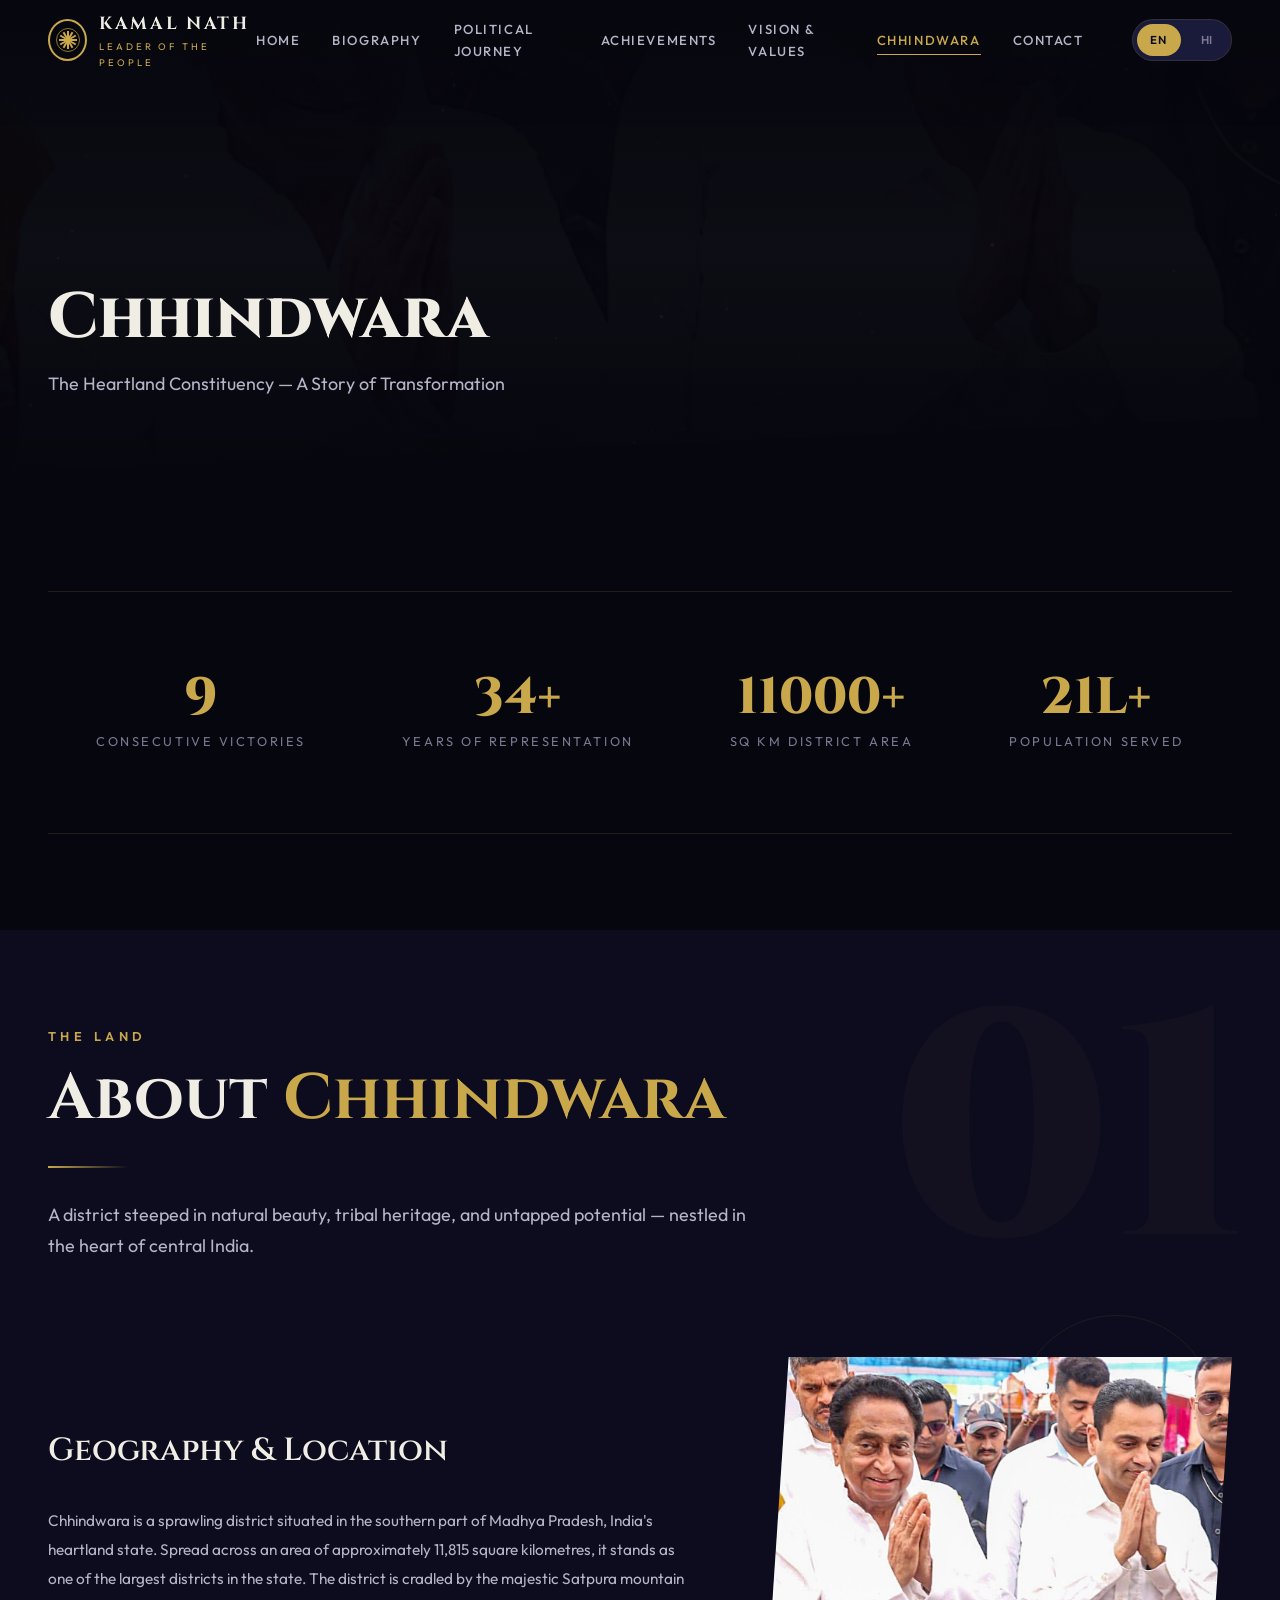
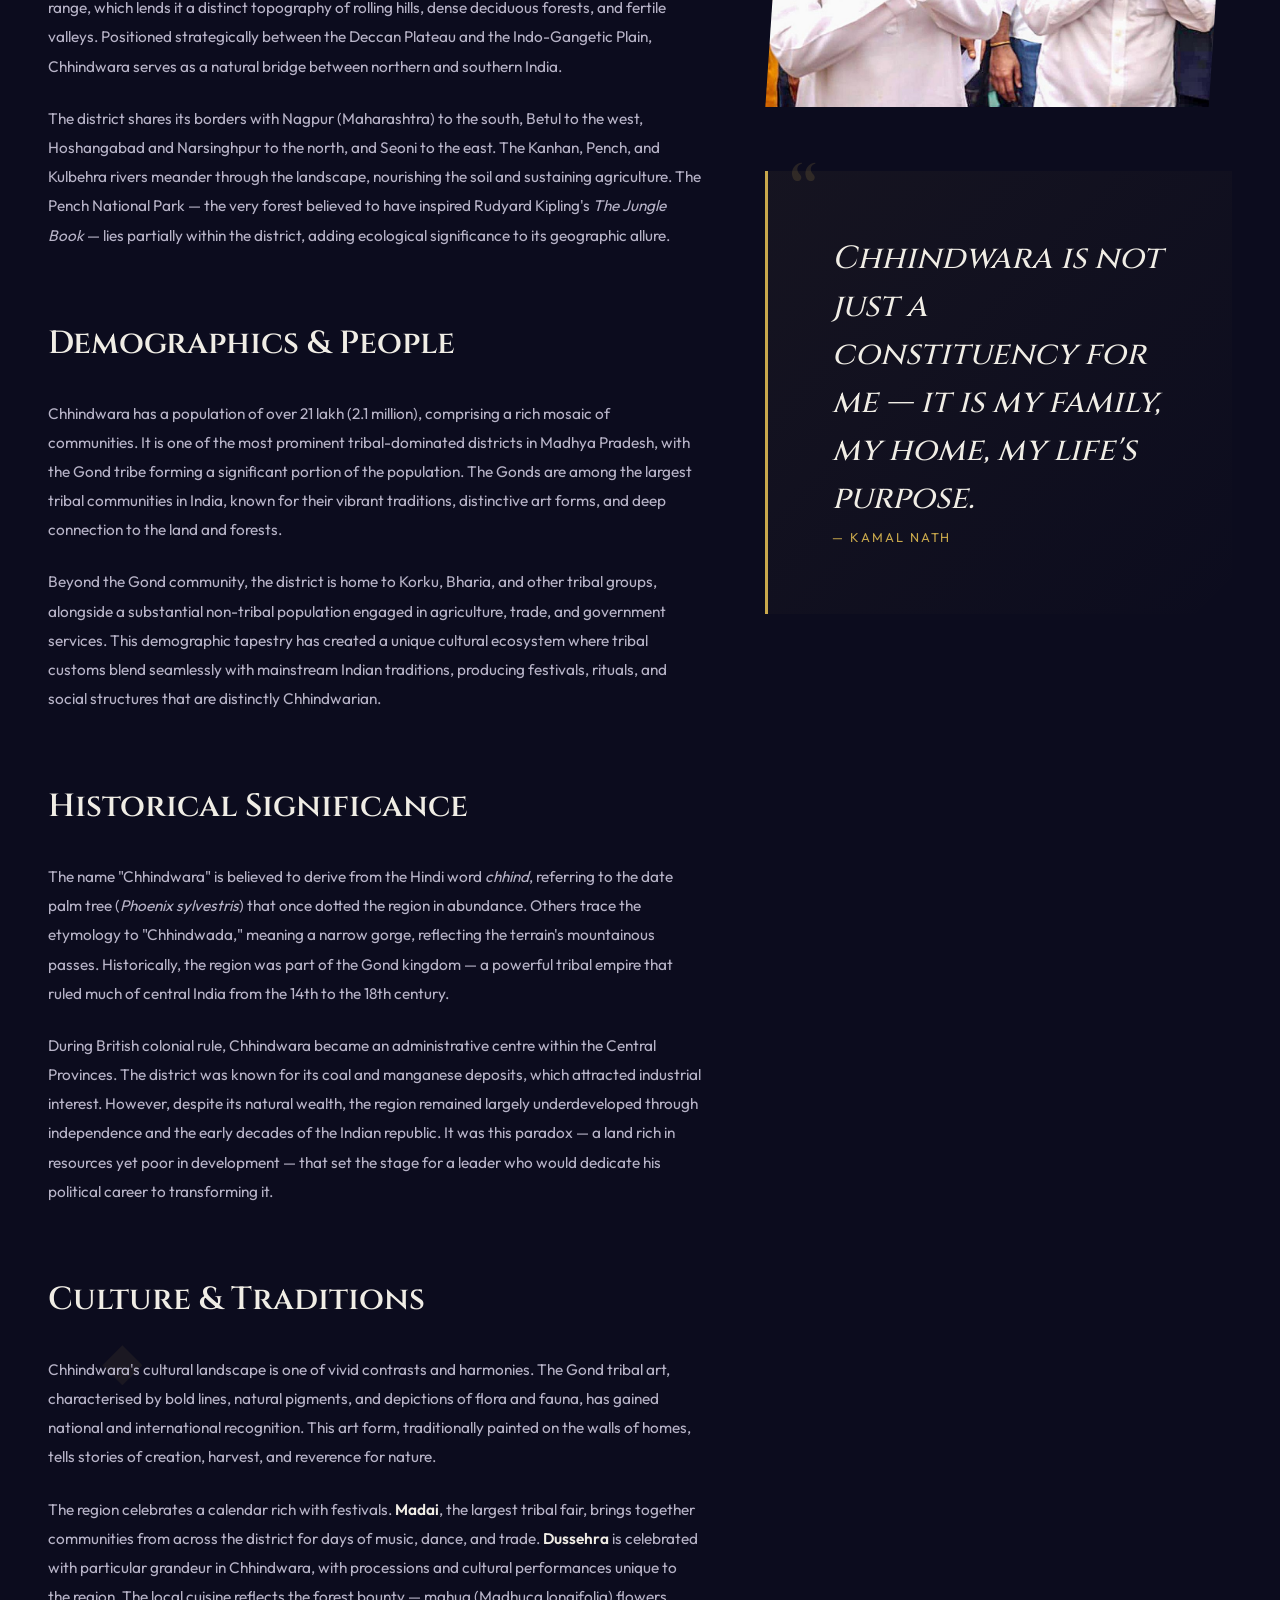
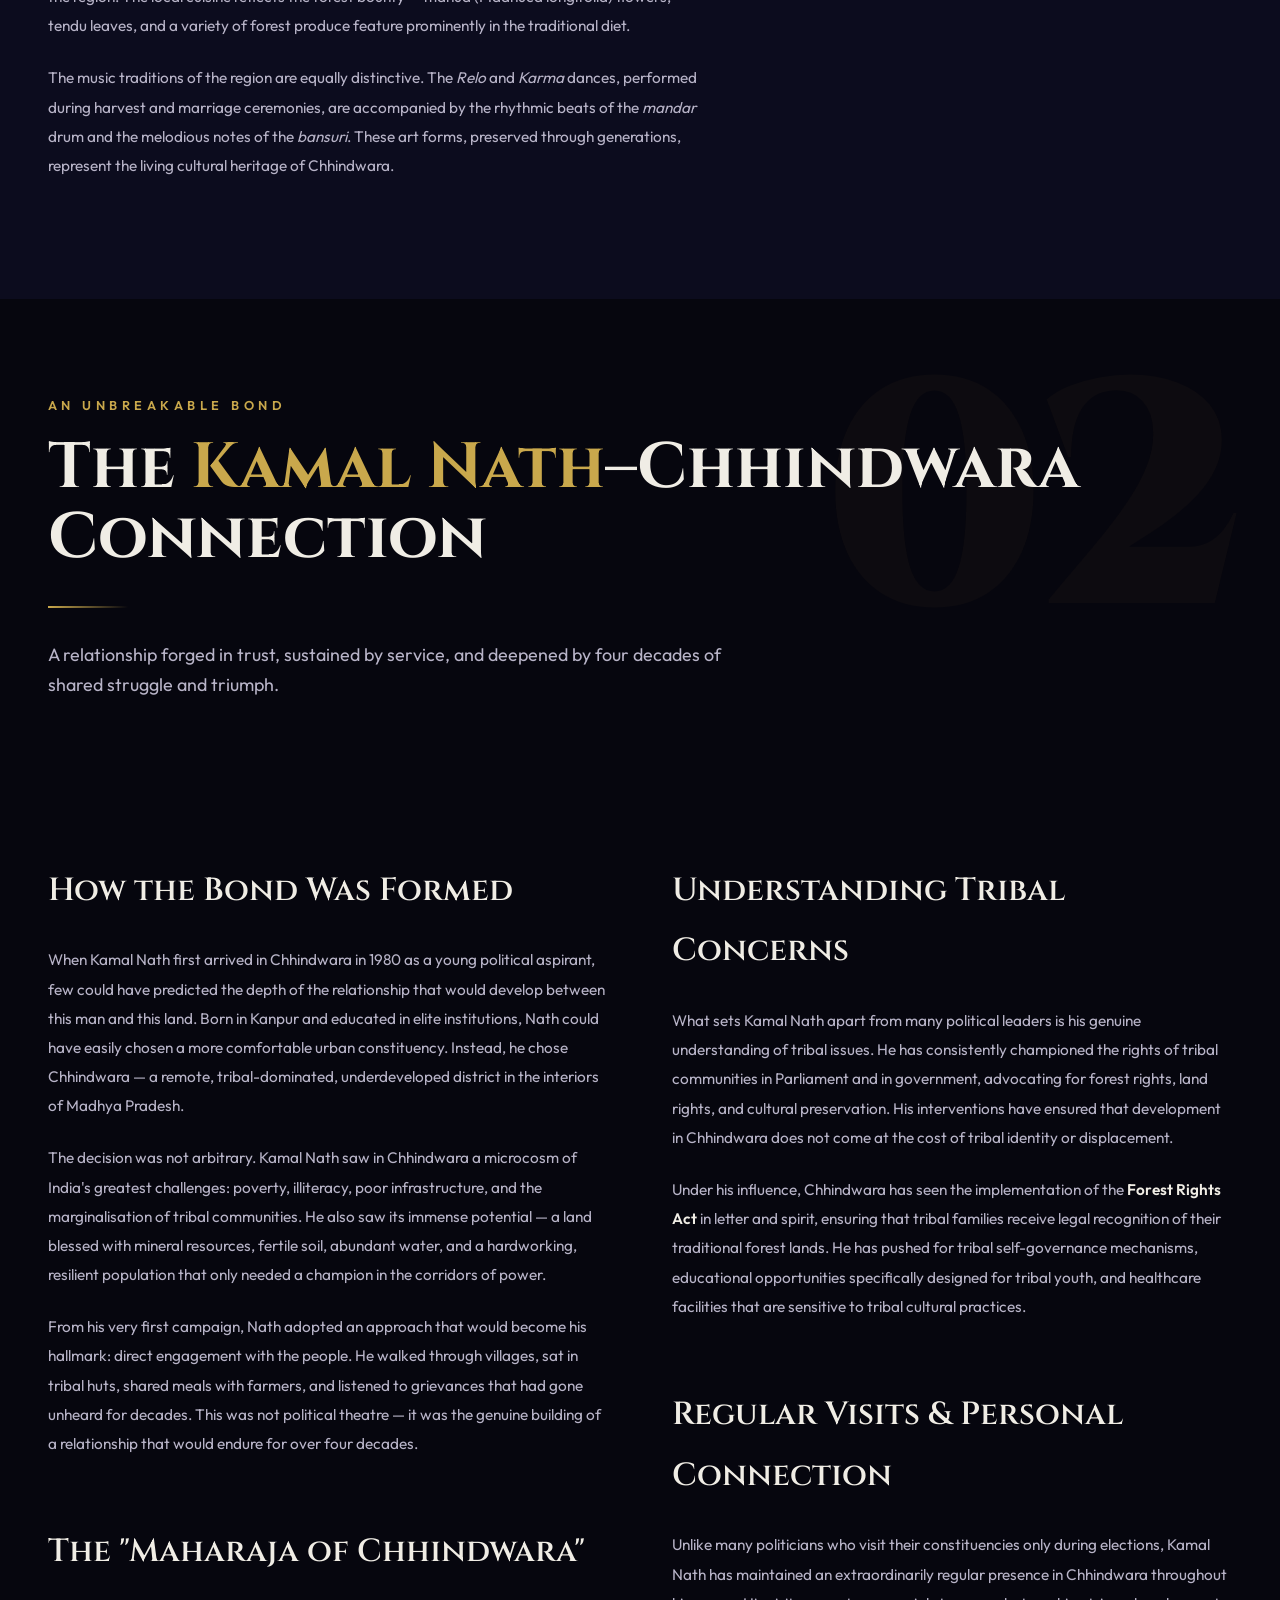
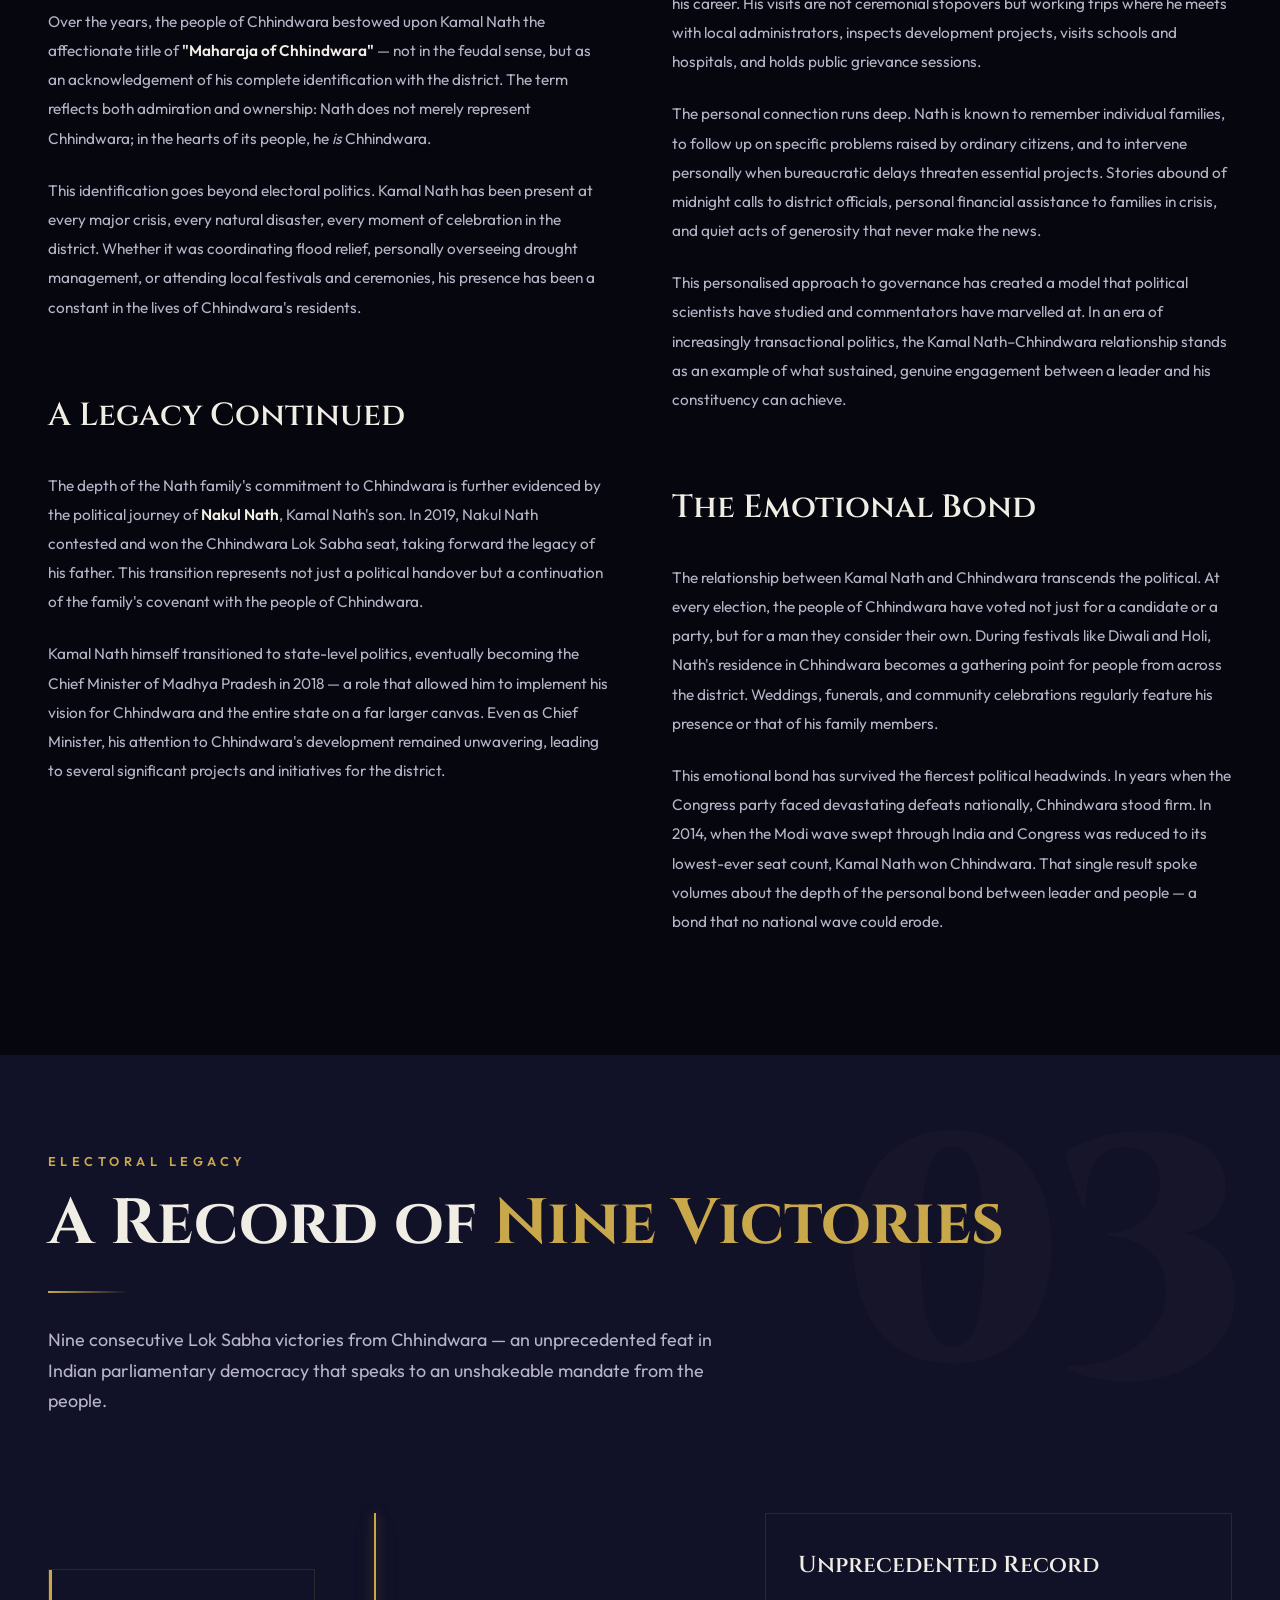
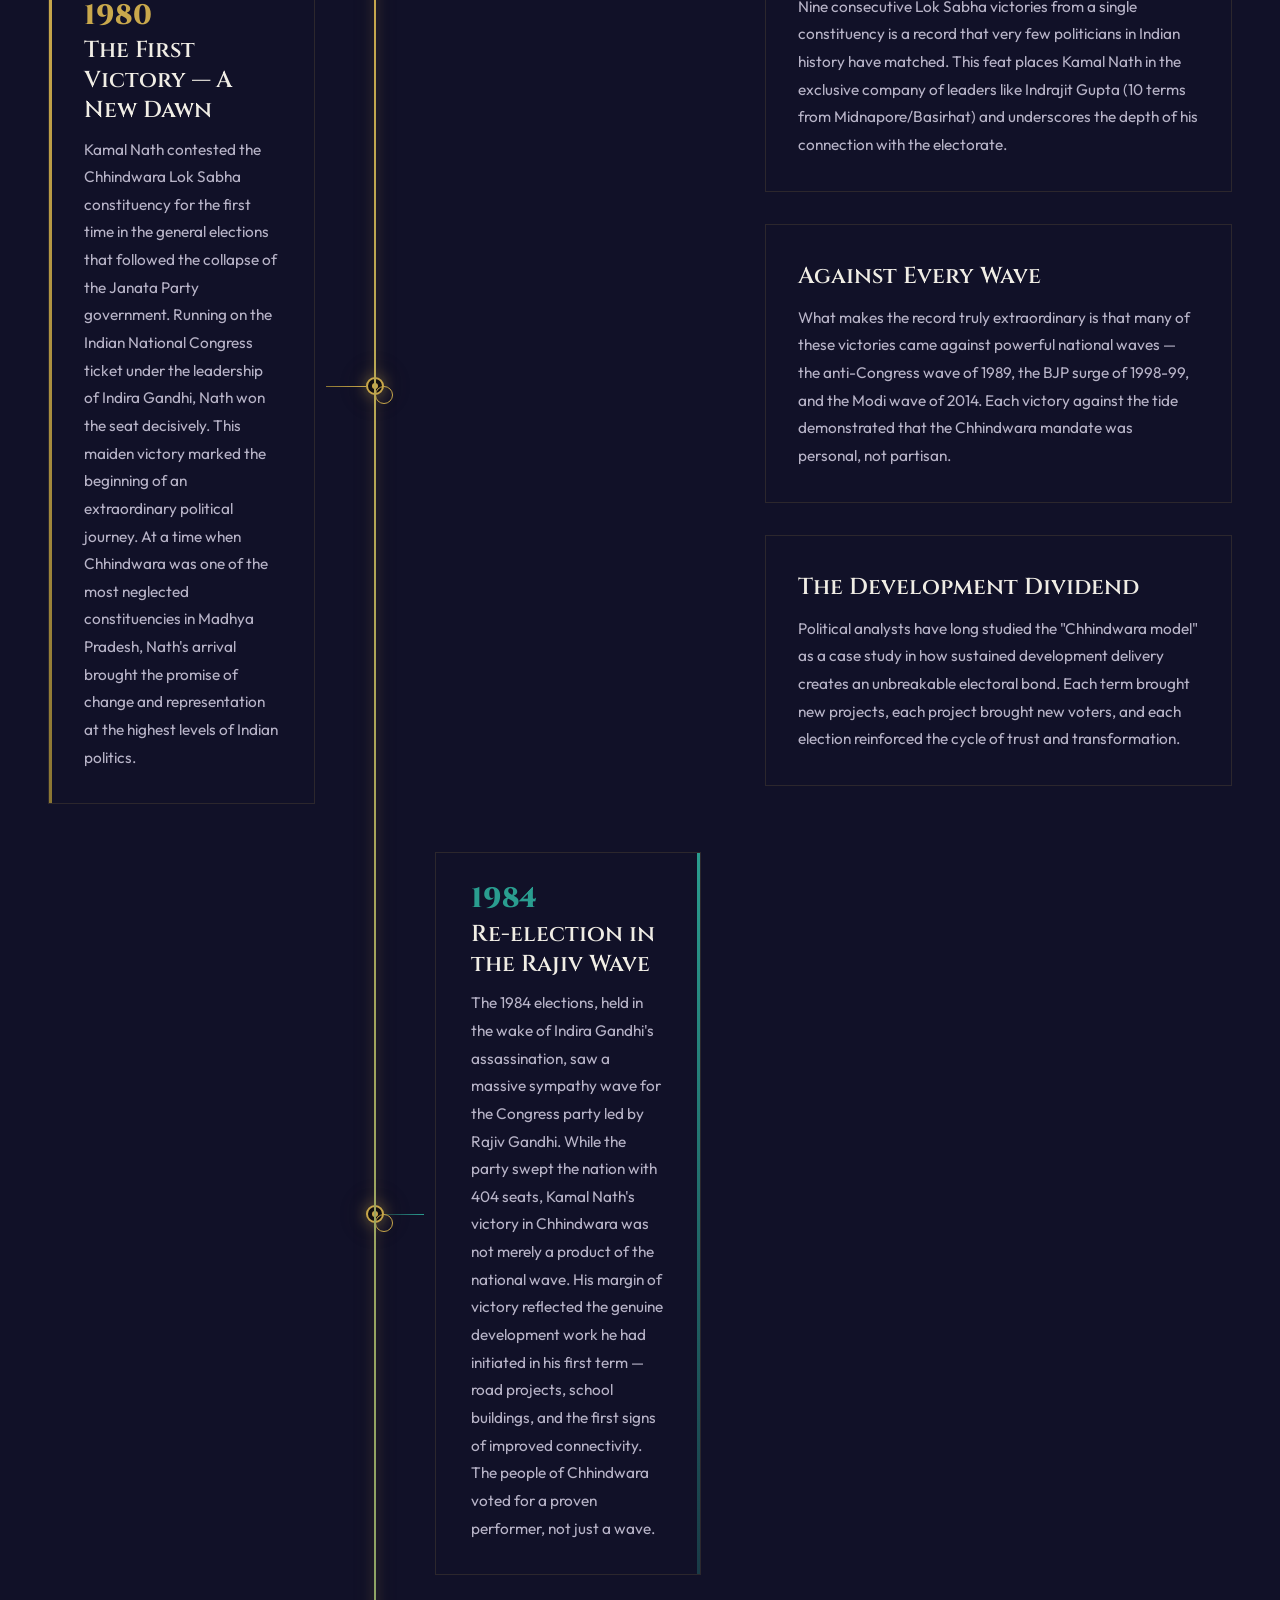
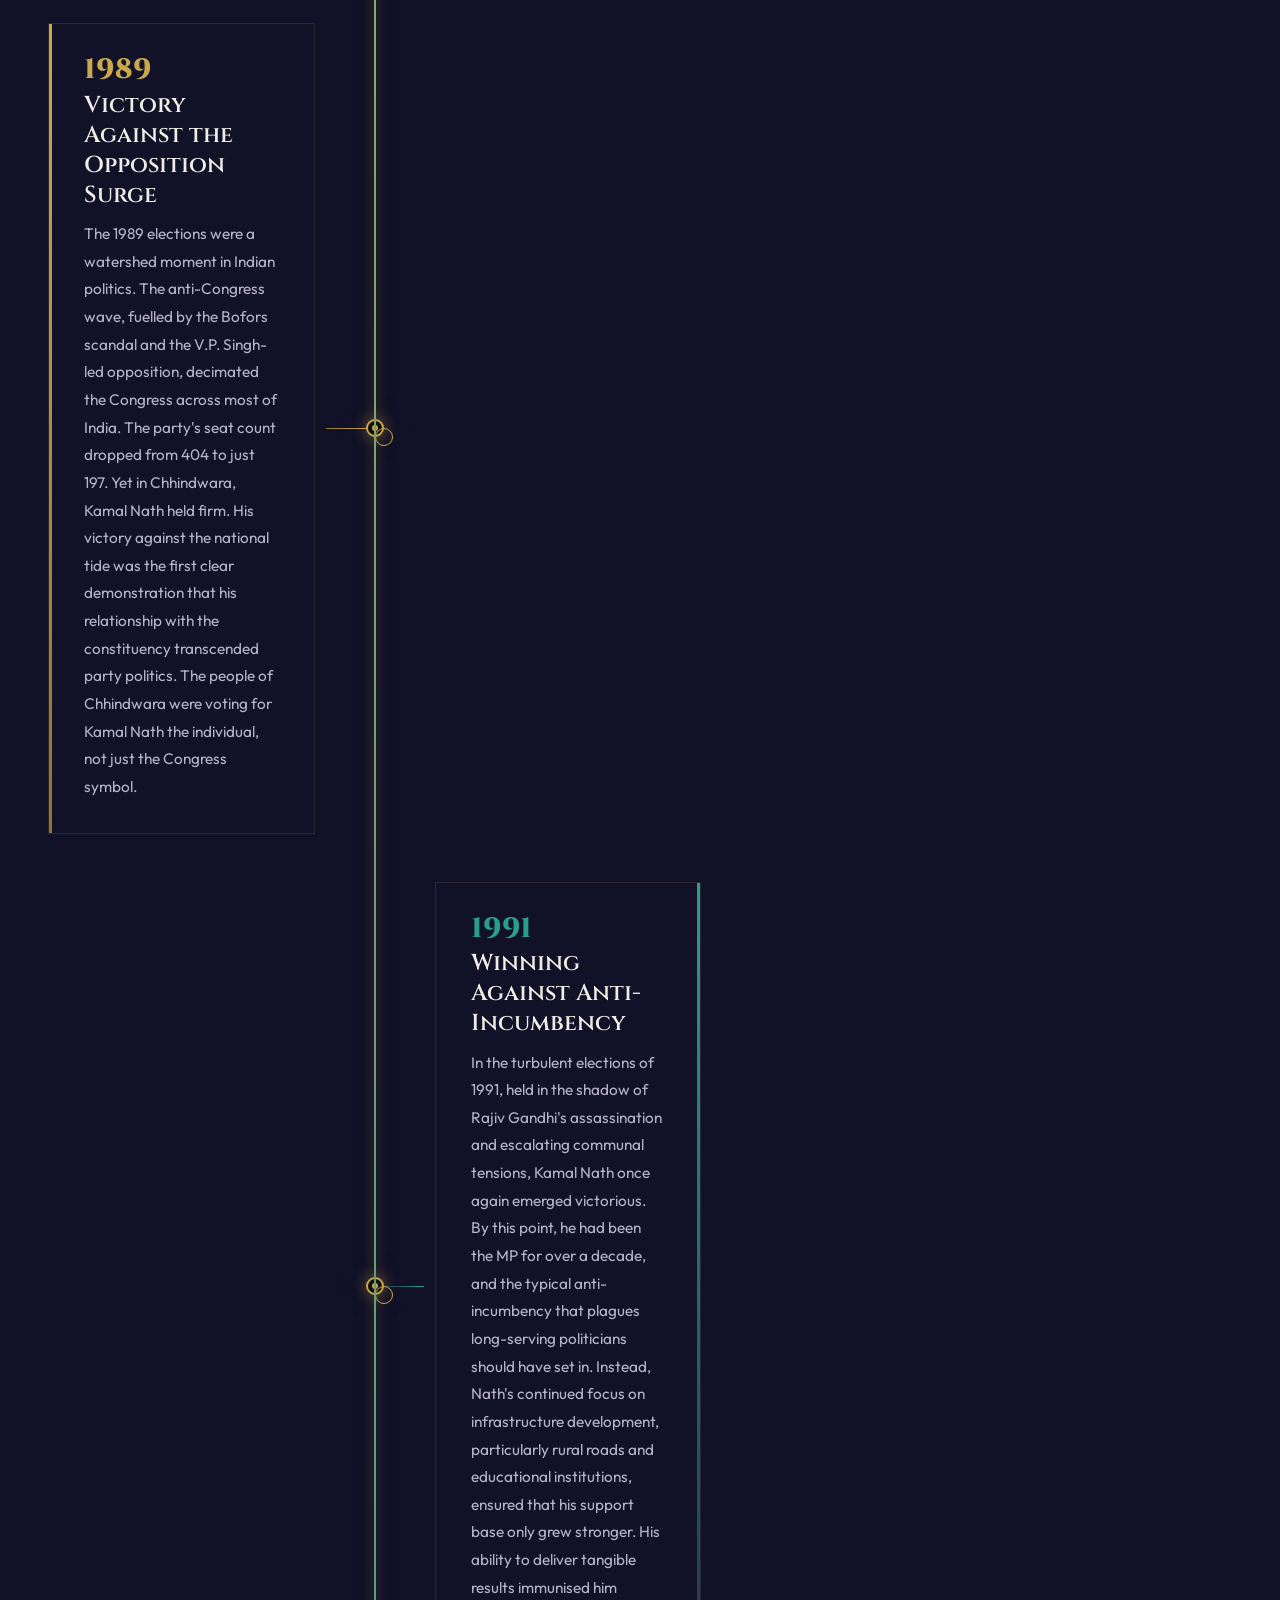
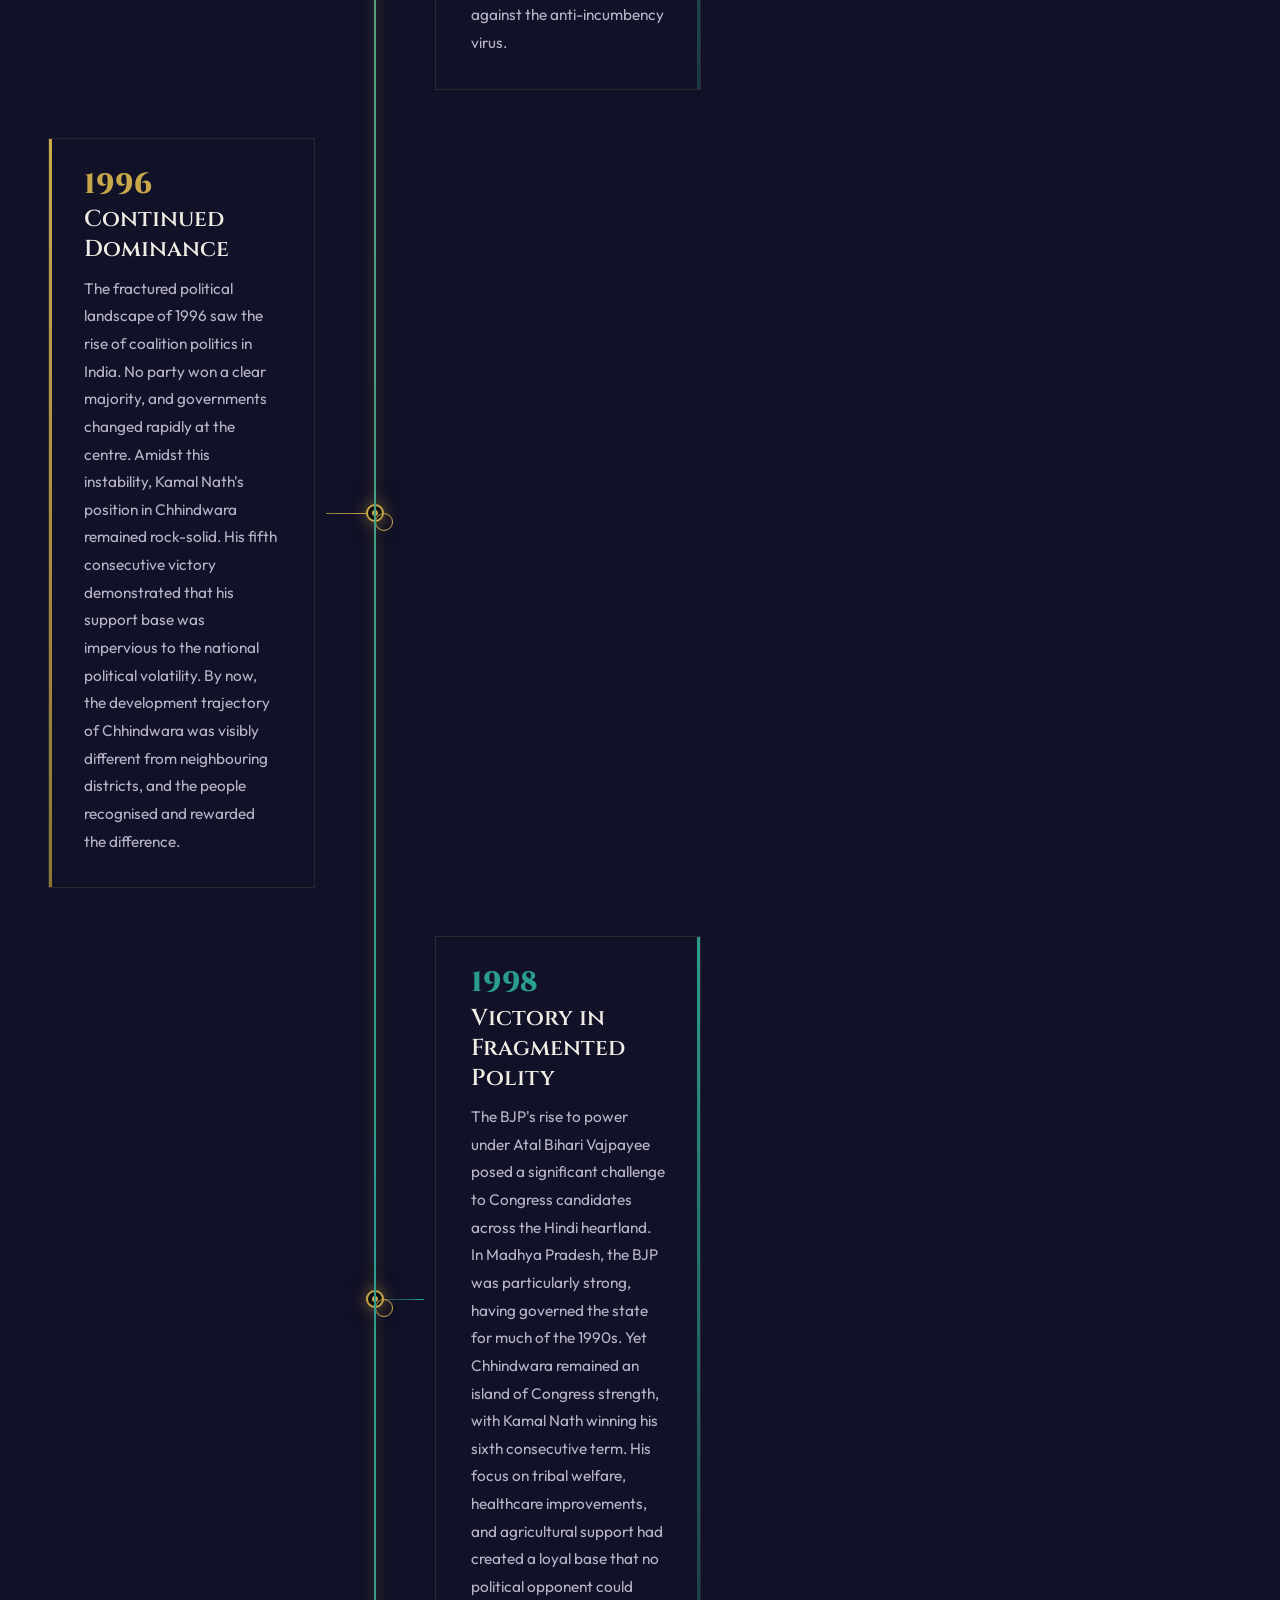
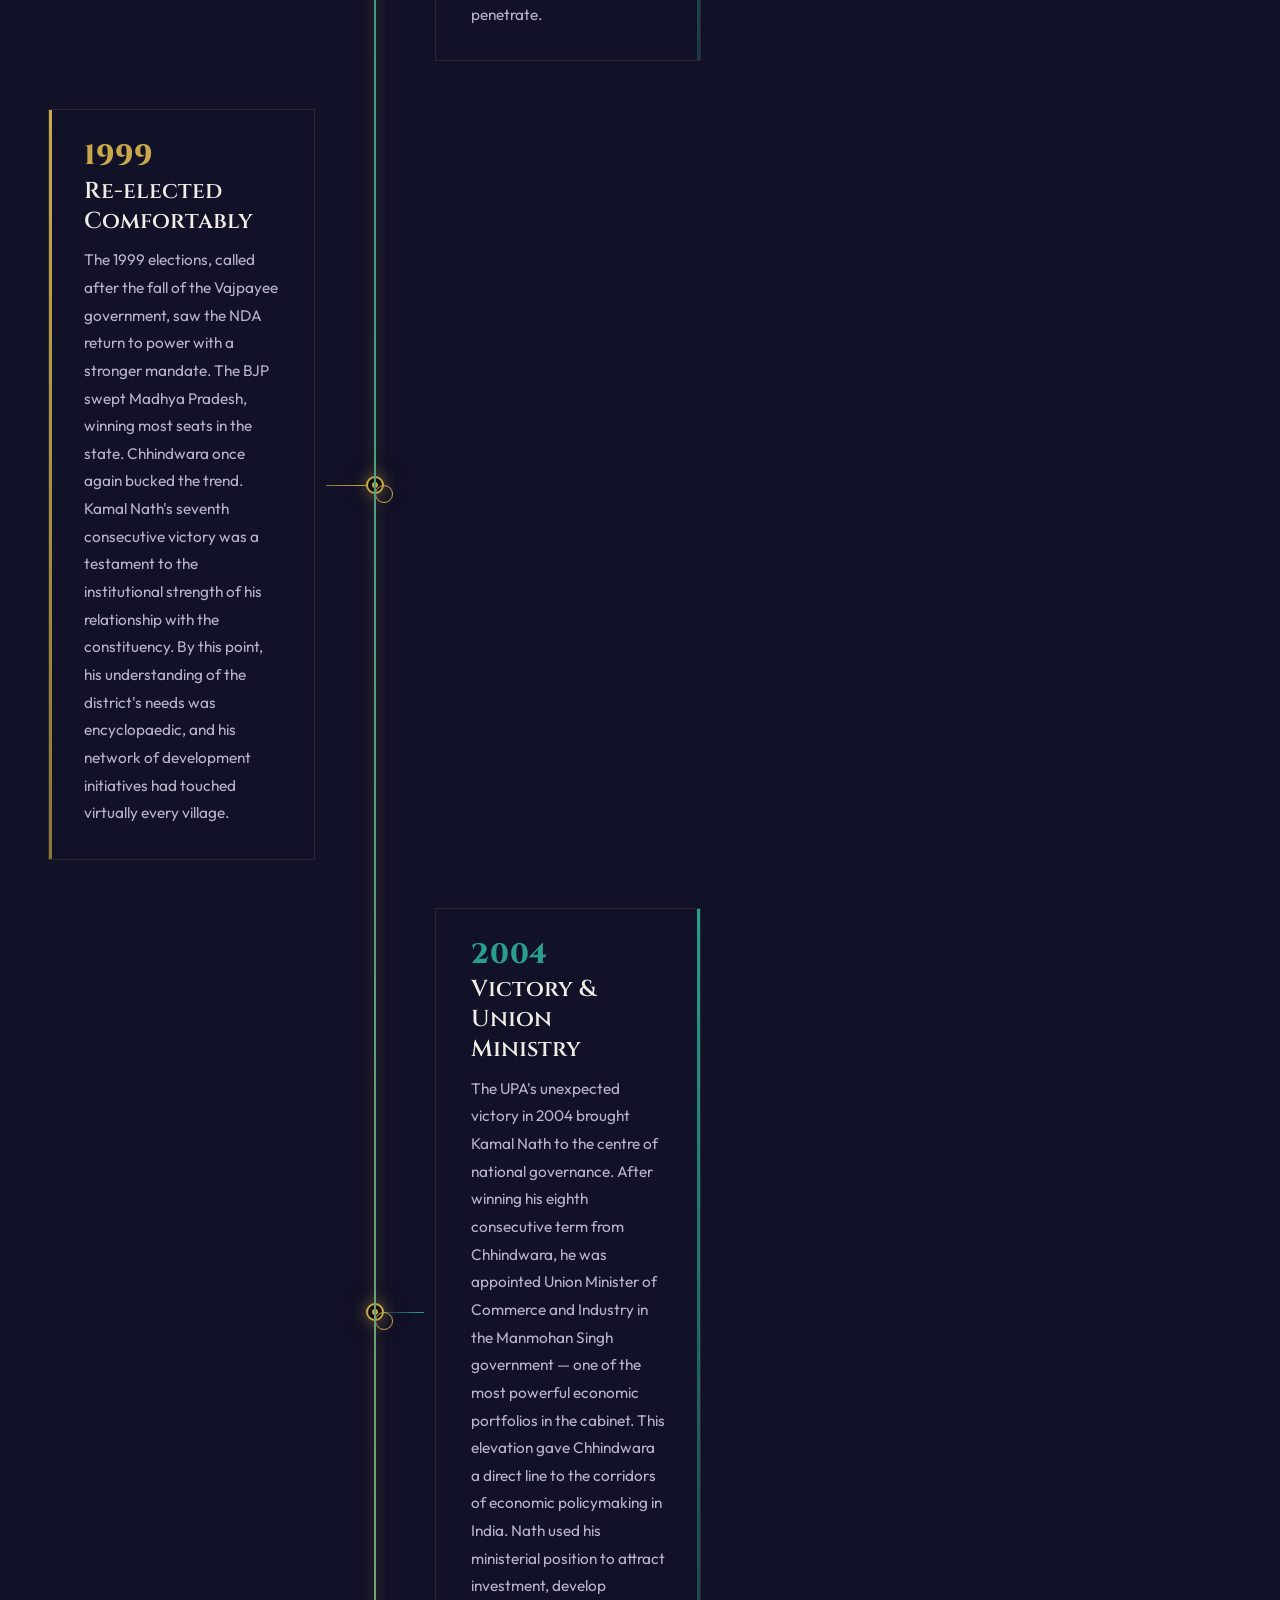
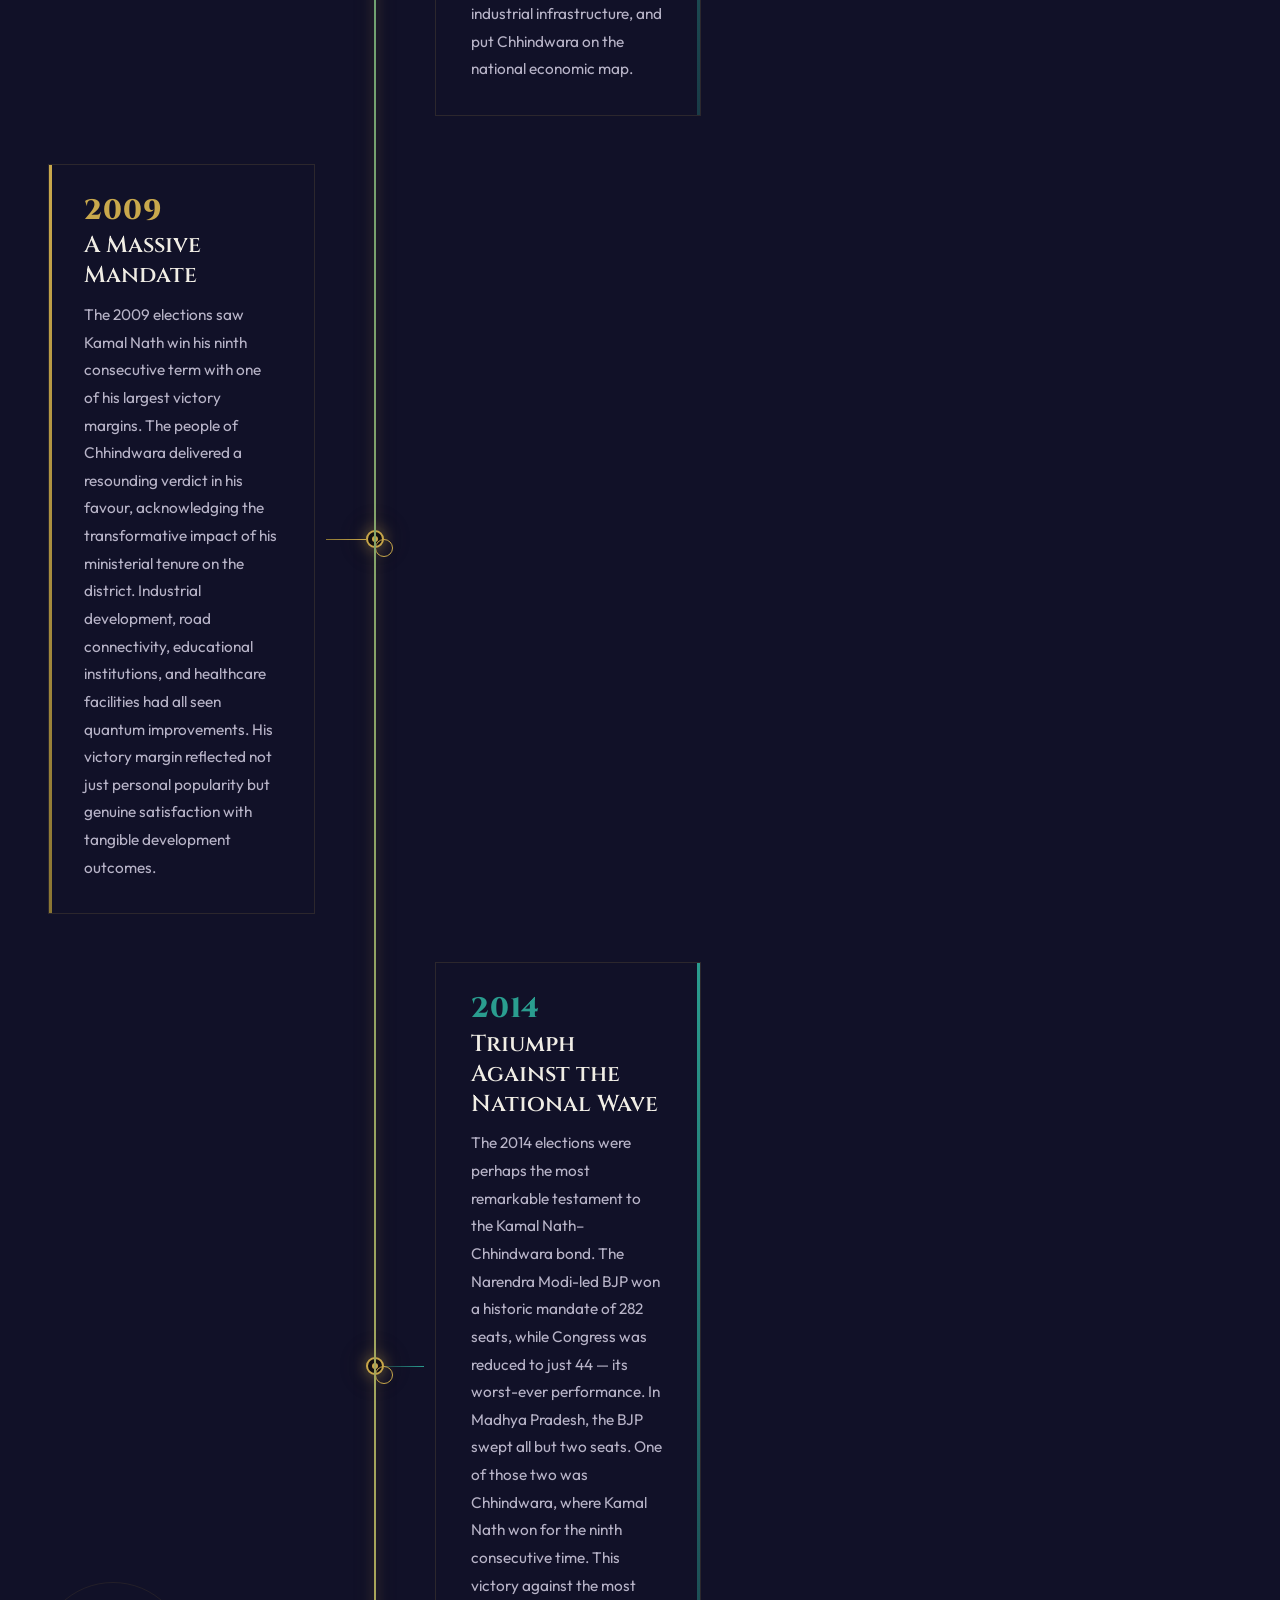
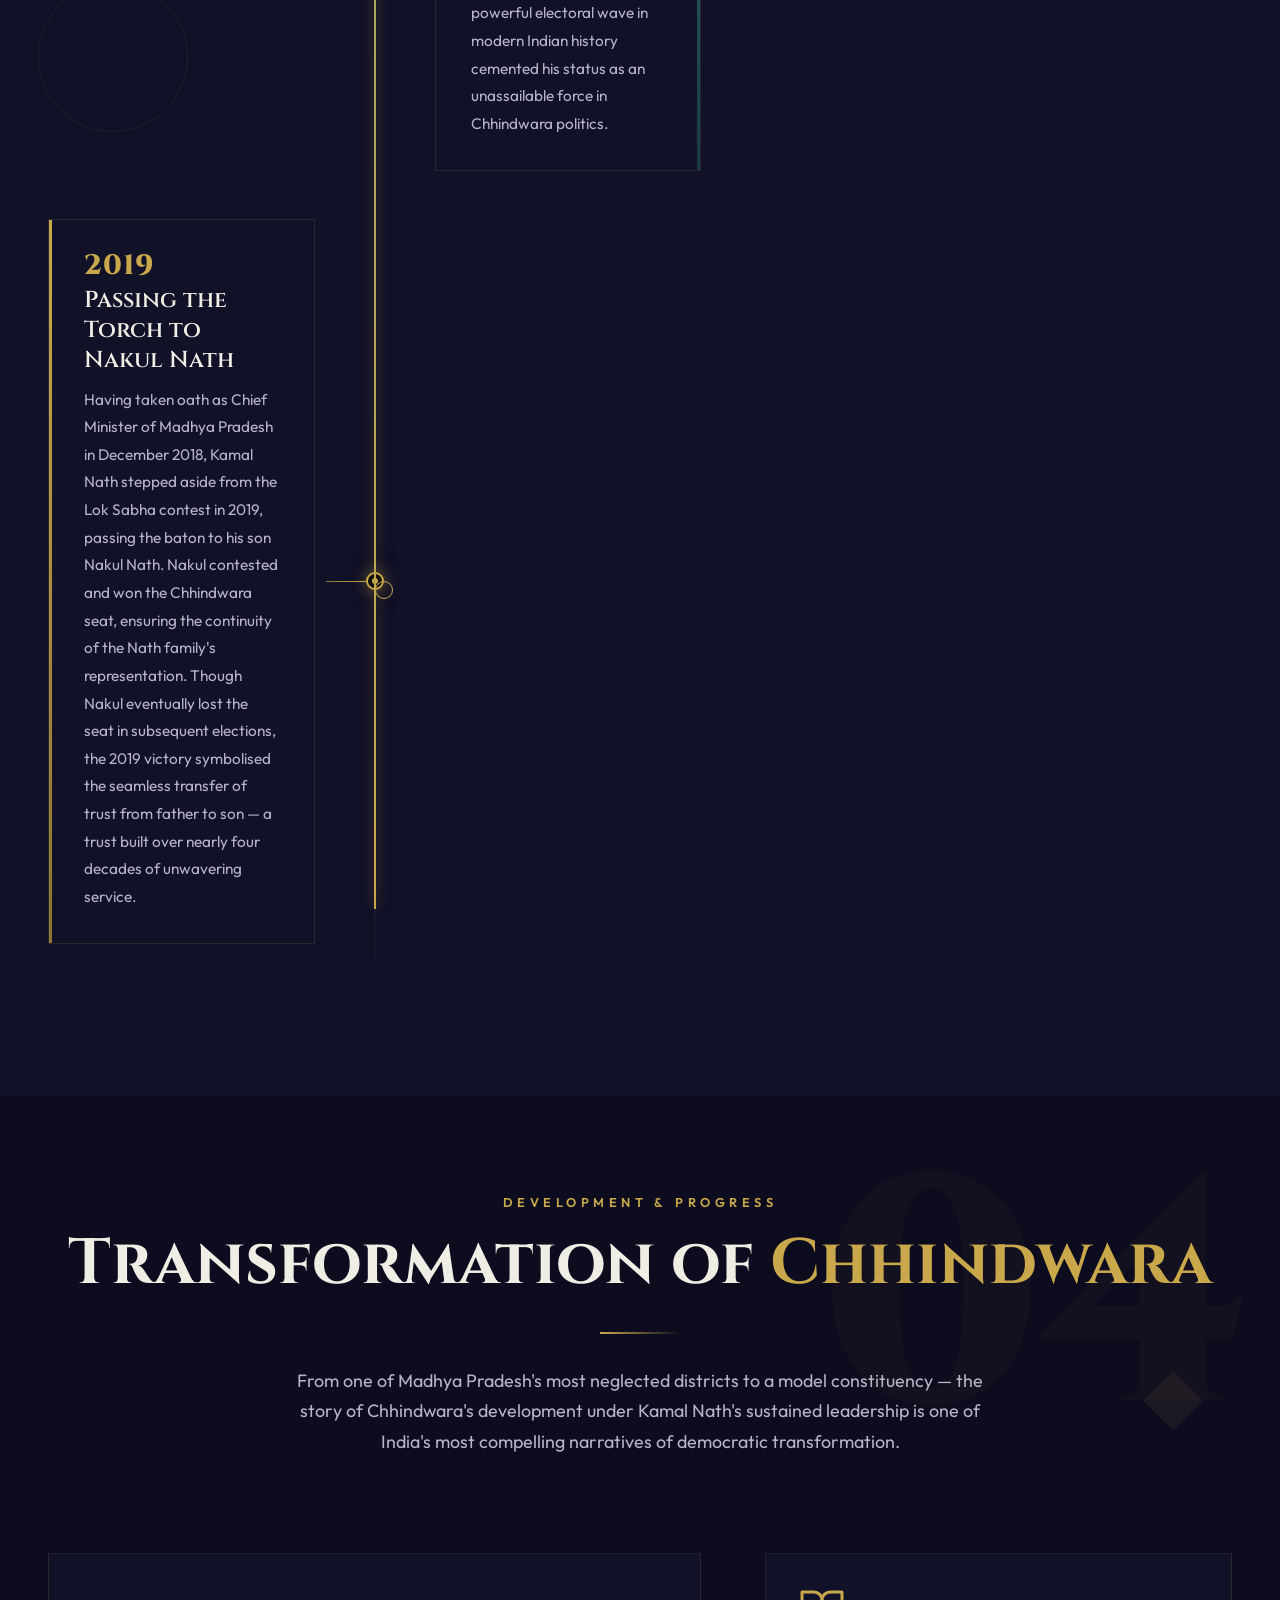
<file: en/chhindwara.html>
<!DOCTYPE html>
<html lang="en">
<head>
  <meta charset="UTF-8">
  <meta name="viewport" content="width=device-width, initial-scale=1.0">
  <title>Chhindwara — Kamal Nath | The Heartland Constituency</title>
  <meta name="description" content="Discover the deep bond between Kamal Nath and Chhindwara — 9 consecutive electoral victories, decades of transformative development, and an unbreakable relationship with the people.">
  <link rel="stylesheet" href="../css/style.css">
  <link rel="icon" type="image/x-icon" href="../images/favicon.ico">
</head>
<body>

  <!-- Loading Screen -->
  <div class="loader">
    <div class="loader__emblem"></div>
    <div class="loader__text">Loading</div>
  </div>

  <!-- Particle Background -->
  <canvas id="particle-canvas"></canvas>

  <!-- Navigation -->
  <nav class="nav">
    <a href="index.html" class="nav__logo">
      <div class="nav__logo-emblem">
        <span class="ashoka-spoke" style="transform: rotate(0deg)"></span>
        <span class="ashoka-spoke" style="transform: rotate(30deg)"></span>
        <span class="ashoka-spoke" style="transform: rotate(60deg)"></span>
        <span class="ashoka-spoke" style="transform: rotate(90deg)"></span>
        <span class="ashoka-spoke" style="transform: rotate(120deg)"></span>
        <span class="ashoka-spoke" style="transform: rotate(150deg)"></span>
      </div>
      <div>
        <span class="nav__logo-text">Kamal Nath</span>
        <span class="nav__logo-subtitle">Leader of the People</span>
      </div>
    </a>

    <div class="nav__links">
      <a href="index.html" class="nav__link">Home</a>
      <a href="biography.html" class="nav__link">Biography</a>
      <a href="political-journey.html" class="nav__link">Political Journey</a>
      <a href="achievements.html" class="nav__link">Achievements</a>
      <a href="vision-values.html" class="nav__link">Vision &amp; Values</a>
      <a href="chhindwara.html" class="nav__link active">Chhindwara</a>
      <a href="contact.html" class="nav__link">Contact</a>
      <div class="lang-toggle">
        <a href="chhindwara.html" class="lang-toggle__btn active">EN</a>
        <a href="../hi/chhindwara.html" class="lang-toggle__btn">HI</a>
      </div>
    </div>

    <button class="nav__hamburger" aria-label="Toggle navigation">
      <span></span>
      <span></span>
      <span></span>
    </button>
  </nav>

  <!-- Mobile Navigation Overlay -->
  <div class="nav__mobile-overlay">
    <a href="index.html" class="nav__link">Home</a>
    <a href="biography.html" class="nav__link">Biography</a>
    <a href="political-journey.html" class="nav__link">Political Journey</a>
    <a href="achievements.html" class="nav__link">Achievements</a>
    <a href="vision-values.html" class="nav__link">Vision &amp; Values</a>
    <a href="chhindwara.html" class="nav__link active">Chhindwara</a>
    <a href="contact.html" class="nav__link">Contact</a>
    <div class="lang-toggle">
      <a href="chhindwara.html" class="lang-toggle__btn active">EN</a>
      <a href="../hi/chhindwara.html" class="lang-toggle__btn">HI</a>
    </div>
  </div>

  <!-- Page Header -->
  <header class="page-header">
    <div class="page-header__bg">
      <img src="../images/kamal-nath-chhindwara.jpg" alt="Kamal Nath in Chhindwara">
      <div class="page-header__bg-overlay"></div>
    </div>
    <div class="page-header__content">
      <h1 class="page-header__title">Chhindwara</h1>
      <p class="page-header__subtitle">The Heartland Constituency &mdash; A Story of Transformation</p>
    </div>
    <div class="page-header__diagonal"></div>
  </header>

  <!-- Stats Row -->
  <section class="section section--void">
    <div class="section__container">
      <div class="stats-row reveal">
        <div class="stat-item">
          <div class="stat-item__number" data-count="9">0</div>
          <div class="stat-item__label">Consecutive Victories</div>
        </div>
        <div class="stat-item">
          <div class="stat-item__number" data-count="34" data-suffix="+">0</div>
          <div class="stat-item__label">Years of Representation</div>
        </div>
        <div class="stat-item">
          <div class="stat-item__number" data-count="11000" data-suffix="+">0</div>
          <div class="stat-item__label">Sq Km District Area</div>
        </div>
        <div class="stat-item">
          <div class="stat-item__number" data-count="21" data-suffix="L+">0</div>
          <div class="stat-item__label">Population Served</div>
        </div>
      </div>
    </div>
  </section>

  <!-- Section 1: About Chhindwara -->
  <section class="section section--dark">
    <div class="section__container">
      <span class="section__bg-number">01</span>

      <div class="section__header reveal">
        <div class="section__overline">The Land</div>
        <h2 class="section__title">About <span class="gold">Chhindwara</span></h2>
        <div class="gold-sep"></div>
        <p class="section__subtitle">A district steeped in natural beauty, tribal heritage, and untapped potential &mdash; nestled in the heart of central India.</p>
      </div>

      <div class="grid-asymmetric">
        <div class="prose reveal reveal--left">
          <h3>Geography &amp; Location</h3>
          <p>Chhindwara is a sprawling district situated in the southern part of Madhya Pradesh, India's heartland state. Spread across an area of approximately 11,815 square kilometres, it stands as one of the largest districts in the state. The district is cradled by the majestic Satpura mountain range, which lends it a distinct topography of rolling hills, dense deciduous forests, and fertile valleys. Positioned strategically between the Deccan Plateau and the Indo-Gangetic Plain, Chhindwara serves as a natural bridge between northern and southern India.</p>
          <p>The district shares its borders with Nagpur (Maharashtra) to the south, Betul to the west, Hoshangabad and Narsinghpur to the north, and Seoni to the east. The Kanhan, Pench, and Kulbehra rivers meander through the landscape, nourishing the soil and sustaining agriculture. The Pench National Park &mdash; the very forest believed to have inspired Rudyard Kipling's <em>The Jungle Book</em> &mdash; lies partially within the district, adding ecological significance to its geographic allure.</p>

          <h3>Demographics &amp; People</h3>
          <p>Chhindwara has a population of over 21 lakh (2.1 million), comprising a rich mosaic of communities. It is one of the most prominent tribal-dominated districts in Madhya Pradesh, with the Gond tribe forming a significant portion of the population. The Gonds are among the largest tribal communities in India, known for their vibrant traditions, distinctive art forms, and deep connection to the land and forests.</p>
          <p>Beyond the Gond community, the district is home to Korku, Bharia, and other tribal groups, alongside a substantial non-tribal population engaged in agriculture, trade, and government services. This demographic tapestry has created a unique cultural ecosystem where tribal customs blend seamlessly with mainstream Indian traditions, producing festivals, rituals, and social structures that are distinctly Chhindwarian.</p>

          <h3>Historical Significance</h3>
          <p>The name "Chhindwara" is believed to derive from the Hindi word <em>chhind</em>, referring to the date palm tree (<em>Phoenix sylvestris</em>) that once dotted the region in abundance. Others trace the etymology to "Chhindwada," meaning a narrow gorge, reflecting the terrain's mountainous passes. Historically, the region was part of the Gond kingdom &mdash; a powerful tribal empire that ruled much of central India from the 14th to the 18th century.</p>
          <p>During British colonial rule, Chhindwara became an administrative centre within the Central Provinces. The district was known for its coal and manganese deposits, which attracted industrial interest. However, despite its natural wealth, the region remained largely underdeveloped through independence and the early decades of the Indian republic. It was this paradox &mdash; a land rich in resources yet poor in development &mdash; that set the stage for a leader who would dedicate his political career to transforming it.</p>

          <h3>Culture &amp; Traditions</h3>
          <p>Chhindwara's cultural landscape is one of vivid contrasts and harmonies. The Gond tribal art, characterised by bold lines, natural pigments, and depictions of flora and fauna, has gained national and international recognition. This art form, traditionally painted on the walls of homes, tells stories of creation, harvest, and reverence for nature.</p>
          <p>The region celebrates a calendar rich with festivals. <strong>Madai</strong>, the largest tribal fair, brings together communities from across the district for days of music, dance, and trade. <strong>Dussehra</strong> is celebrated with particular grandeur in Chhindwara, with processions and cultural performances unique to the region. The local cuisine reflects the forest bounty &mdash; mahua (Madhuca longifolia) flowers, tendu leaves, and a variety of forest produce feature prominently in the traditional diet.</p>
          <p>The music traditions of the region are equally distinctive. The <em>Relo</em> and <em>Karma</em> dances, performed during harvest and marriage ceremonies, are accompanied by the rhythmic beats of the <em>mandar</em> drum and the melodious notes of the <em>bansuri</em>. These art forms, preserved through generations, represent the living cultural heritage of Chhindwara.</p>
        </div>

        <div class="reveal reveal--right">
          <div class="img-diagonal img-reveal" style="margin-bottom: var(--space-md);">
            <img src="../images/kamal-nath-chhindwara.jpg" alt="Kamal Nath with the people of Chhindwara" loading="lazy">
          </div>

          <div class="quote-block mt-lg">
            <p class="quote-block__text">Chhindwara is not just a constituency for me &mdash; it is my family, my home, my life's purpose.</p>
            <span class="quote-block__attribution">&mdash; Kamal Nath</span>
          </div>
        </div>
      </div>
    </div>
    <!-- Decorative Elements -->
    <div class="float-element float-element--circle" style="width: 200px; height: 200px; top: 15%; right: 5%;" data-speed="0.05"></div>
    <div class="float-element float-element--diamond" style="width: 40px; height: 40px; bottom: 20%; left: 8%;" data-speed="0.08"></div>
  </section>

  <!-- Section 2: The Kamal Nath-Chhindwara Bond -->
  <section class="section section--void">
    <div class="section__container">
      <span class="section__bg-number">02</span>

      <div class="section__header reveal">
        <div class="section__overline">An Unbreakable Bond</div>
        <h2 class="section__title">The <span class="gold">Kamal Nath</span>&ndash;Chhindwara Connection</h2>
        <div class="gold-sep"></div>
        <p class="section__subtitle">A relationship forged in trust, sustained by service, and deepened by four decades of shared struggle and triumph.</p>
      </div>

      <div class="grid-halves">
        <div class="prose reveal reveal--left">
          <h3>How the Bond Was Formed</h3>
          <p>When Kamal Nath first arrived in Chhindwara in 1980 as a young political aspirant, few could have predicted the depth of the relationship that would develop between this man and this land. Born in Kanpur and educated in elite institutions, Nath could have easily chosen a more comfortable urban constituency. Instead, he chose Chhindwara &mdash; a remote, tribal-dominated, underdeveloped district in the interiors of Madhya Pradesh.</p>
          <p>The decision was not arbitrary. Kamal Nath saw in Chhindwara a microcosm of India's greatest challenges: poverty, illiteracy, poor infrastructure, and the marginalisation of tribal communities. He also saw its immense potential &mdash; a land blessed with mineral resources, fertile soil, abundant water, and a hardworking, resilient population that only needed a champion in the corridors of power.</p>
          <p>From his very first campaign, Nath adopted an approach that would become his hallmark: direct engagement with the people. He walked through villages, sat in tribal huts, shared meals with farmers, and listened to grievances that had gone unheard for decades. This was not political theatre &mdash; it was the genuine building of a relationship that would endure for over four decades.</p>

          <h3>The "Maharaja of Chhindwara"</h3>
          <p>Over the years, the people of Chhindwara bestowed upon Kamal Nath the affectionate title of <strong>"Maharaja of Chhindwara"</strong> &mdash; not in the feudal sense, but as an acknowledgement of his complete identification with the district. The term reflects both admiration and ownership: Nath does not merely represent Chhindwara; in the hearts of its people, he <em>is</em> Chhindwara.</p>
          <p>This identification goes beyond electoral politics. Kamal Nath has been present at every major crisis, every natural disaster, every moment of celebration in the district. Whether it was coordinating flood relief, personally overseeing drought management, or attending local festivals and ceremonies, his presence has been a constant in the lives of Chhindwara's residents.</p>

          <h3>A Legacy Continued</h3>
          <p>The depth of the Nath family's commitment to Chhindwara is further evidenced by the political journey of <strong>Nakul Nath</strong>, Kamal Nath's son. In 2019, Nakul Nath contested and won the Chhindwara Lok Sabha seat, taking forward the legacy of his father. This transition represents not just a political handover but a continuation of the family's covenant with the people of Chhindwara.</p>
          <p>Kamal Nath himself transitioned to state-level politics, eventually becoming the Chief Minister of Madhya Pradesh in 2018 &mdash; a role that allowed him to implement his vision for Chhindwara and the entire state on a far larger canvas. Even as Chief Minister, his attention to Chhindwara's development remained unwavering, leading to several significant projects and initiatives for the district.</p>
        </div>

        <div class="prose reveal reveal--right">
          <h3>Understanding Tribal Concerns</h3>
          <p>What sets Kamal Nath apart from many political leaders is his genuine understanding of tribal issues. He has consistently championed the rights of tribal communities in Parliament and in government, advocating for forest rights, land rights, and cultural preservation. His interventions have ensured that development in Chhindwara does not come at the cost of tribal identity or displacement.</p>
          <p>Under his influence, Chhindwara has seen the implementation of the <strong>Forest Rights Act</strong> in letter and spirit, ensuring that tribal families receive legal recognition of their traditional forest lands. He has pushed for tribal self-governance mechanisms, educational opportunities specifically designed for tribal youth, and healthcare facilities that are sensitive to tribal cultural practices.</p>

          <h3>Regular Visits &amp; Personal Connection</h3>
          <p>Unlike many politicians who visit their constituencies only during elections, Kamal Nath has maintained an extraordinarily regular presence in Chhindwara throughout his career. His visits are not ceremonial stopovers but working trips where he meets with local administrators, inspects development projects, visits schools and hospitals, and holds public grievance sessions.</p>
          <p>The personal connection runs deep. Nath is known to remember individual families, to follow up on specific problems raised by ordinary citizens, and to intervene personally when bureaucratic delays threaten essential projects. Stories abound of midnight calls to district officials, personal financial assistance to families in crisis, and quiet acts of generosity that never make the news.</p>
          <p>This personalised approach to governance has created a model that political scientists have studied and commentators have marvelled at. In an era of increasingly transactional politics, the Kamal Nath&ndash;Chhindwara relationship stands as an example of what sustained, genuine engagement between a leader and his constituency can achieve.</p>

          <h3>The Emotional Bond</h3>
          <p>The relationship between Kamal Nath and Chhindwara transcends the political. At every election, the people of Chhindwara have voted not just for a candidate or a party, but for a man they consider their own. During festivals like Diwali and Holi, Nath's residence in Chhindwara becomes a gathering point for people from across the district. Weddings, funerals, and community celebrations regularly feature his presence or that of his family members.</p>
          <p>This emotional bond has survived the fiercest political headwinds. In years when the Congress party faced devastating defeats nationally, Chhindwara stood firm. In 2014, when the Modi wave swept through India and Congress was reduced to its lowest-ever seat count, Kamal Nath won Chhindwara. That single result spoke volumes about the depth of the personal bond between leader and people &mdash; a bond that no national wave could erode.</p>
        </div>
      </div>
    </div>
  </section>

  <!-- Section 3: Electoral History Timeline -->
  <section class="section section--surface">
    <div class="section__container">
      <span class="section__bg-number">03</span>

      <div class="section__header reveal">
        <div class="section__overline">Electoral Legacy</div>
        <h2 class="section__title">A Record of <span class="gold">Nine Victories</span></h2>
        <div class="gold-sep"></div>
        <p class="section__subtitle">Nine consecutive Lok Sabha victories from Chhindwara &mdash; an unprecedented feat in Indian parliamentary democracy that speaks to an unshakeable mandate from the people.</p>
      </div>

      <div class="grid-asymmetric">
        <div class="milestones">
          <div class="milestone">
            <div class="milestone__marker">1980</div>
            <div class="milestone__body">
              <div class="milestone__year">1980</div>
              <div class="milestone__title">The First Victory &mdash; A New Dawn</div>
              <div class="milestone__text">Kamal Nath contested the Chhindwara Lok Sabha constituency for the first time in the general elections that followed the collapse of the Janata Party government. Running on the Indian National Congress ticket under the leadership of Indira Gandhi, Nath won the seat decisively. This maiden victory marked the beginning of an extraordinary political journey. At a time when Chhindwara was one of the most neglected constituencies in Madhya Pradesh, Nath's arrival brought the promise of change and representation at the highest levels of Indian politics.</div>
            </div>
          </div>

          <div class="milestone">
            <div class="milestone__marker">1984</div>
            <div class="milestone__body">
              <div class="milestone__year">1984</div>
              <div class="milestone__title">Re-election in the Rajiv Wave</div>
              <div class="milestone__text">The 1984 elections, held in the wake of Indira Gandhi's assassination, saw a massive sympathy wave for the Congress party led by Rajiv Gandhi. While the party swept the nation with 404 seats, Kamal Nath's victory in Chhindwara was not merely a product of the national wave. His margin of victory reflected the genuine development work he had initiated in his first term &mdash; road projects, school buildings, and the first signs of improved connectivity. The people of Chhindwara voted for a proven performer, not just a wave.</div>
            </div>
          </div>

          <div class="milestone">
            <div class="milestone__marker">1989</div>
            <div class="milestone__body">
              <div class="milestone__year">1989</div>
              <div class="milestone__title">Victory Against the Opposition Surge</div>
              <div class="milestone__text">The 1989 elections were a watershed moment in Indian politics. The anti-Congress wave, fuelled by the Bofors scandal and the V.P. Singh-led opposition, decimated the Congress across most of India. The party's seat count dropped from 404 to just 197. Yet in Chhindwara, Kamal Nath held firm. His victory against the national tide was the first clear demonstration that his relationship with the constituency transcended party politics. The people of Chhindwara were voting for Kamal Nath the individual, not just the Congress symbol.</div>
            </div>
          </div>

          <div class="milestone">
            <div class="milestone__marker">1991</div>
            <div class="milestone__body">
              <div class="milestone__year">1991</div>
              <div class="milestone__title">Winning Against Anti-Incumbency</div>
              <div class="milestone__text">In the turbulent elections of 1991, held in the shadow of Rajiv Gandhi's assassination and escalating communal tensions, Kamal Nath once again emerged victorious. By this point, he had been the MP for over a decade, and the typical anti-incumbency that plagues long-serving politicians should have set in. Instead, Nath's continued focus on infrastructure development, particularly rural roads and educational institutions, ensured that his support base only grew stronger. His ability to deliver tangible results immunised him against the anti-incumbency virus.</div>
            </div>
          </div>

          <div class="milestone">
            <div class="milestone__marker">1996</div>
            <div class="milestone__body">
              <div class="milestone__year">1996</div>
              <div class="milestone__title">Continued Dominance</div>
              <div class="milestone__text">The fractured political landscape of 1996 saw the rise of coalition politics in India. No party won a clear majority, and governments changed rapidly at the centre. Amidst this instability, Kamal Nath's position in Chhindwara remained rock-solid. His fifth consecutive victory demonstrated that his support base was impervious to the national political volatility. By now, the development trajectory of Chhindwara was visibly different from neighbouring districts, and the people recognised and rewarded the difference.</div>
            </div>
          </div>

          <div class="milestone">
            <div class="milestone__marker">1998</div>
            <div class="milestone__body">
              <div class="milestone__year">1998</div>
              <div class="milestone__title">Victory in Fragmented Polity</div>
              <div class="milestone__text">The BJP's rise to power under Atal Bihari Vajpayee posed a significant challenge to Congress candidates across the Hindi heartland. In Madhya Pradesh, the BJP was particularly strong, having governed the state for much of the 1990s. Yet Chhindwara remained an island of Congress strength, with Kamal Nath winning his sixth consecutive term. His focus on tribal welfare, healthcare improvements, and agricultural support had created a loyal base that no political opponent could penetrate.</div>
            </div>
          </div>

          <div class="milestone">
            <div class="milestone__marker">1999</div>
            <div class="milestone__body">
              <div class="milestone__year">1999</div>
              <div class="milestone__title">Re-elected Comfortably</div>
              <div class="milestone__text">The 1999 elections, called after the fall of the Vajpayee government, saw the NDA return to power with a stronger mandate. The BJP swept Madhya Pradesh, winning most seats in the state. Chhindwara once again bucked the trend. Kamal Nath's seventh consecutive victory was a testament to the institutional strength of his relationship with the constituency. By this point, his understanding of the district's needs was encyclopaedic, and his network of development initiatives had touched virtually every village.</div>
            </div>
          </div>

          <div class="milestone">
            <div class="milestone__marker">2004</div>
            <div class="milestone__body">
              <div class="milestone__year">2004</div>
              <div class="milestone__title">Victory &amp; Union Ministry</div>
              <div class="milestone__text">The UPA's unexpected victory in 2004 brought Kamal Nath to the centre of national governance. After winning his eighth consecutive term from Chhindwara, he was appointed Union Minister of Commerce and Industry in the Manmohan Singh government &mdash; one of the most powerful economic portfolios in the cabinet. This elevation gave Chhindwara a direct line to the corridors of economic policymaking in India. Nath used his ministerial position to attract investment, develop industrial infrastructure, and put Chhindwara on the national economic map.</div>
            </div>
          </div>

          <div class="milestone">
            <div class="milestone__marker">2009</div>
            <div class="milestone__body">
              <div class="milestone__year">2009</div>
              <div class="milestone__title">A Massive Mandate</div>
              <div class="milestone__text">The 2009 elections saw Kamal Nath win his ninth consecutive term with one of his largest victory margins. The people of Chhindwara delivered a resounding verdict in his favour, acknowledging the transformative impact of his ministerial tenure on the district. Industrial development, road connectivity, educational institutions, and healthcare facilities had all seen quantum improvements. His victory margin reflected not just personal popularity but genuine satisfaction with tangible development outcomes.</div>
            </div>
          </div>

          <div class="milestone">
            <div class="milestone__marker">2014</div>
            <div class="milestone__body">
              <div class="milestone__year">2014</div>
              <div class="milestone__title">Triumph Against the National Wave</div>
              <div class="milestone__text">The 2014 elections were perhaps the most remarkable testament to the Kamal Nath&ndash;Chhindwara bond. The Narendra Modi-led BJP won a historic mandate of 282 seats, while Congress was reduced to just 44 &mdash; its worst-ever performance. In Madhya Pradesh, the BJP swept all but two seats. One of those two was Chhindwara, where Kamal Nath won for the ninth consecutive time. This victory against the most powerful electoral wave in modern Indian history cemented his status as an unassailable force in Chhindwara politics.</div>
            </div>
          </div>

          <div class="milestone">
            <div class="milestone__marker">2019</div>
            <div class="milestone__body">
              <div class="milestone__year">2019</div>
              <div class="milestone__title">Passing the Torch to Nakul Nath</div>
              <div class="milestone__text">Having taken oath as Chief Minister of Madhya Pradesh in December 2018, Kamal Nath stepped aside from the Lok Sabha contest in 2019, passing the baton to his son Nakul Nath. Nakul contested and won the Chhindwara seat, ensuring the continuity of the Nath family's representation. Though Nakul eventually lost the seat in subsequent elections, the 2019 victory symbolised the seamless transfer of trust from father to son &mdash; a trust built over nearly four decades of unwavering service.</div>
            </div>
          </div>
        </div>

        <div class="reveal reveal--right">
          <div class="card glow-card mb-md">
            <div class="card__title">Unprecedented Record</div>
            <div class="card__text">Nine consecutive Lok Sabha victories from a single constituency is a record that very few politicians in Indian history have matched. This feat places Kamal Nath in the exclusive company of leaders like Indrajit Gupta (10 terms from Midnapore/Basirhat) and underscores the depth of his connection with the electorate.</div>
          </div>
          <div class="card glow-card mb-md">
            <div class="card__title">Against Every Wave</div>
            <div class="card__text">What makes the record truly extraordinary is that many of these victories came against powerful national waves &mdash; the anti-Congress wave of 1989, the BJP surge of 1998-99, and the Modi wave of 2014. Each victory against the tide demonstrated that the Chhindwara mandate was personal, not partisan.</div>
          </div>
          <div class="card glow-card">
            <div class="card__title">The Development Dividend</div>
            <div class="card__text">Political analysts have long studied the "Chhindwara model" as a case study in how sustained development delivery creates an unbreakable electoral bond. Each term brought new projects, each project brought new voters, and each election reinforced the cycle of trust and transformation.</div>
          </div>
        </div>
      </div>
    </div>
    <!-- Decorative Elements -->
    <div class="float-element float-element--circle" style="width: 150px; height: 150px; bottom: 10%; left: 3%;" data-speed="0.06"></div>
  </section>

  <!-- Section 4: Transformation of Chhindwara -->
  <section class="section section--dark">
    <div class="section__container">
      <span class="section__bg-number">04</span>

      <div class="section__header reveal text-center">
        <div class="section__overline">Development &amp; Progress</div>
        <h2 class="section__title">Transformation of <span class="gold">Chhindwara</span></h2>
        <div class="gold-sep gold-sep--center"></div>
        <p class="section__subtitle" style="margin-left: auto; margin-right: auto;">From one of Madhya Pradesh's most neglected districts to a model constituency &mdash; the story of Chhindwara's development under Kamal Nath's sustained leadership is one of India's most compelling narratives of democratic transformation.</p>
      </div>

      <!-- Roads & Connectivity -->
      <div class="grid-asymmetric mb-lg">
        <div class="card card--diagonal glow-card reveal reveal--left">
          <div class="card__icon">
            <svg width="48" height="48" viewBox="0 0 24 24" fill="none" stroke="currentColor" stroke-width="1.5" stroke-linecap="round" stroke-linejoin="round"><path d="M4 19L10 13L14 17L20 11"/><polyline points="14 11 20 11 20 17"/></svg>
          </div>
          <div class="card__title">Roads &amp; Connectivity</div>
          <div class="card__text">
            <p>When Kamal Nath first represented Chhindwara in 1980, the district was virtually cut off from the rest of Madhya Pradesh and the nation. Most villages had no paved roads, the nearest national highway was hours away, and during the monsoon months, entire tehsils became inaccessible.</p>
            <p style="margin-top: 1rem;">Under his leadership, Chhindwara witnessed a complete transformation of its road network. The development of <strong>National Highway connectivity</strong> linking Chhindwara to Nagpur, Jabalpur, and Bhopal opened up the district to commerce and opportunity. State highways were expanded and upgraded, connecting major towns within the district.</p>
            <p style="margin-top: 1rem;">The <strong>Pradhan Mantri Gram Sadak Yojana (PMGSY)</strong> was implemented with exceptional vigour in Chhindwara, with Nath personally monitoring the construction of rural roads. Thousands of kilometres of all-weather roads were built, connecting remote tribal villages to tehsil headquarters. The road network transformed not just connectivity but the entire economic landscape of the district &mdash; enabling farmers to transport produce to markets, students to access schools, and patients to reach hospitals.</p>
            <p style="margin-top: 1rem;">The construction of key bridges over the Kanhan and Pench rivers further integrated the district's internal connectivity, reducing travel times between major population centres by hours. Today, Chhindwara's road infrastructure is among the best in central India &mdash; a far cry from the mud tracks that characterised the district four decades ago.</p>
          </div>
        </div>
        <div class="card card--diagonal glow-card reveal reveal--right">
          <div class="card__icon">
            <svg width="48" height="48" viewBox="0 0 24 24" fill="none" stroke="currentColor" stroke-width="1.5" stroke-linecap="round" stroke-linejoin="round"><path d="M2 3h6a4 4 0 0 1 4 4v14a3 3 0 0 0-3-3H2z"/><path d="M22 3h-6a4 4 0 0 0-4 4v14a3 3 0 0 1 3-3h7z"/></svg>
          </div>
          <div class="card__title">Education</div>
          <div class="card__text">
            <p>Education has been a cornerstone of Kamal Nath's development vision for Chhindwara. From a district with alarmingly low literacy rates, Chhindwara has been transformed into an educational hub for the entire region.</p>
            <p style="margin-top: 1rem;">The establishment of <strong>engineering colleges</strong>, including the Government Engineering College, brought technical education to a district where young people previously had to travel hundreds of kilometres for higher studies. A <strong>medical college</strong> was established, producing doctors who serve not just Chhindwara but the entire region.</p>
            <p style="margin-top: 1rem;">Multiple <strong>Industrial Training Institutes (ITIs)</strong> and polytechnics were set up to provide vocational training, particularly to tribal youth, equipping them with skills for employment in the modern economy. School infrastructure underwent massive improvements &mdash; new buildings, computer labs, libraries, and sports facilities were developed across the district.</p>
            <p style="margin-top: 1rem;">The focus on <strong>girls' education</strong> was particularly impactful. Residential schools for tribal girls, scholarship programmes, and transport facilities removed barriers that had historically prevented girls from accessing education. The district's literacy rate climbed significantly over the decades, with female literacy showing the most dramatic improvement &mdash; a testament to targeted interventions and sustained commitment.</p>
          </div>
        </div>
      </div>

      <!-- Healthcare & Industry -->
      <div class="grid-asymmetric grid-asymmetric--reverse mb-lg">
        <div class="card card--diagonal glow-card reveal reveal--left">
          <div class="card__icon">
            <svg width="48" height="48" viewBox="0 0 24 24" fill="none" stroke="currentColor" stroke-width="1.5" stroke-linecap="round" stroke-linejoin="round"><path d="M22 12h-4l-3 9L9 3l-3 9H2"/></svg>
          </div>
          <div class="card__title">Healthcare</div>
          <div class="card__text">
            <p>Healthcare infrastructure in Chhindwara has undergone a revolutionary transformation. The <strong>District Hospital</strong> was upgraded to a multi-specialty facility with modern diagnostic equipment, operation theatres, and specialist departments. What was once a basic healthcare facility now serves as a regional medical centre, reducing the need for patients to travel to Nagpur or Bhopal for treatment.</p>
            <p style="margin-top: 1rem;"><strong>Primary Health Centres (PHCs)</strong> were established in every block, and <strong>Community Health Centres (CHCs)</strong> were upgraded to provide emergency services, maternal care, and basic surgical facilities. Mobile health units were deployed to reach remote tribal villages, providing basic healthcare to populations that had never seen a doctor.</p>
            <p style="margin-top: 1rem;">The establishment of the medical college not only provided tertiary healthcare but also created a pipeline of medical professionals trained in the district. <strong>AYUSH centres</strong> were set up to integrate traditional medicine systems, particularly important given the tribal population's familiarity with herbal and traditional healing practices.</p>
            <p style="margin-top: 1rem;">Maternal and child health indicators showed significant improvement, with institutional deliveries rising dramatically and infant mortality rates declining. Immunisation coverage expanded to reach even the most remote habitations, saving thousands of young lives.</p>
          </div>
        </div>
        <div class="card card--diagonal glow-card reveal reveal--right">
          <div class="card__icon">
            <svg width="48" height="48" viewBox="0 0 24 24" fill="none" stroke="currentColor" stroke-width="1.5" stroke-linecap="round" stroke-linejoin="round"><rect x="2" y="7" width="20" height="14" rx="2" ry="2"/><path d="M16 21V5a2 2 0 0 0-2-2h-4a2 2 0 0 0-2 2v16"/></svg>
          </div>
          <div class="card__title">Industry &amp; Economy</div>
          <div class="card__text">
            <p>Kamal Nath's background as Union Minister of Commerce and Industry gave him a unique perspective on economic development, which he applied with particular energy in Chhindwara. The establishment of <strong>industrial areas</strong> in and around Chhindwara city attracted manufacturing units, creating employment opportunities for thousands of local residents.</p>
            <p style="margin-top: 1rem;">One of the most ambitious initiatives was the development of an <strong>IT Park</strong> in Chhindwara &mdash; a bold move for a largely rural district. The IT park aimed to bring knowledge-economy jobs to the district, preventing the brain drain of educated youth to metropolitan cities. The facility attracted software companies and BPO operations, providing white-collar employment opportunities previously unimaginable in a district like Chhindwara.</p>
            <p style="margin-top: 1rem;">Chhindwara's fame as the <strong>"Orange City"</strong> was leveraged through the development of orange processing and packaging facilities. The district is one of India's largest producers of Nagpur oranges (a variety of mandarin), and the establishment of cold storage chains, juice processing units, and modern packaging facilities added value to the orange crop and improved farmer incomes significantly.</p>
            <p style="margin-top: 1rem;"><strong>Mineral-based industries</strong> were developed to utilise the district's rich deposits of coal, manganese, and limestone. These industries created a secondary economy of ancillary units, transport services, and support businesses that multiplied the employment impact manifold.</p>
          </div>
        </div>
      </div>

      <!-- Agriculture & Power -->
      <div class="grid-halves mb-lg">
        <div class="card card--diagonal glow-card reveal reveal--left">
          <div class="card__icon">
            <svg width="48" height="48" viewBox="0 0 24 24" fill="none" stroke="currentColor" stroke-width="1.5" stroke-linecap="round" stroke-linejoin="round"><path d="M12 22s8-4 8-10V5l-8-3-8 3v7c0 6 8 10 8 10z"/></svg>
          </div>
          <div class="card__title">Agriculture &amp; Irrigation</div>
          <div class="card__text">
            <p>Agriculture remains the backbone of Chhindwara's economy, and its transformation has been central to the district's overall development story. Major <strong>irrigation projects</strong> were implemented, including the construction of medium and minor dams, canal networks, and lift irrigation schemes that brought assured water supply to thousands of hectares of previously rain-dependent farmland.</p>
            <p style="margin-top: 1rem;"><strong>Modern farming techniques</strong> were introduced through agricultural extension services, demonstration farms, and farmer training centres. The adoption of high-yield crop varieties, integrated pest management, and soil health management improved productivity significantly. Drip irrigation and sprinkler systems were promoted, particularly for horticulture crops, reducing water wastage and improving yields.</p>
            <p style="margin-top: 1rem;">The development of <strong>market infrastructure</strong> &mdash; modern mandis (agricultural markets), electronic trading platforms, and farmer-producer organisations &mdash; ensured that farmers received fair prices for their produce. Cold storage facilities for perishable crops, particularly oranges, reduced post-harvest losses and extended the marketing window.</p>
            <p style="margin-top: 1rem;">The <strong>orange cultivation</strong> programme became a model for the country. Chhindwara's oranges, already renowned for their quality, gained further prominence through branding initiatives, quality certification, and export facilitation. The annual orange festival became a significant cultural and commercial event, showcasing Chhindwara's agricultural prowess to the nation.</p>
          </div>
        </div>
        <div class="card card--diagonal glow-card reveal reveal--right">
          <div class="card__icon">
            <svg width="48" height="48" viewBox="0 0 24 24" fill="none" stroke="currentColor" stroke-width="1.5" stroke-linecap="round" stroke-linejoin="round"><polygon points="13 2 3 14 12 14 11 22 21 10 12 10 13 2"/></svg>
          </div>
          <div class="card__title">Power &amp; Urban Infrastructure</div>
          <div class="card__text">
            <p><strong>Rural electrification</strong> was pursued with missionary zeal. From a district where vast stretches of the countryside had no electricity, Chhindwara achieved near-complete electrification. Every village, every hamlet, every tribal settlement was connected to the grid, bringing light &mdash; both literal and metaphorical &mdash; to communities that had lived in darkness for generations.</p>
            <p style="margin-top: 1rem;">The electrification programme was complemented by improvements in <strong>power supply reliability</strong>. Transformer upgrades, new substations, and improved distribution networks reduced outages and ensured quality power supply for domestic, agricultural, and industrial consumers.</p>
            <p style="margin-top: 1rem;"><strong>Water supply projects</strong> transformed access to clean drinking water across the district. Multi-village water supply schemes, bore wells, and hand pump installations ensured that potable water was available within reasonable distance for every habitation. The Pench river water supply scheme brought piped water to Chhindwara city and surrounding areas.</p>
            <p style="margin-top: 1rem;"><strong>Urban development</strong> initiatives modernised Chhindwara city itself &mdash; improved roads, storm water drainage, sewerage systems, parks, and public spaces transformed the district headquarters into a modern, liveable town. The development of a bus terminal, commercial complexes, and civic amenities gave the city an infrastructure that befitted a rapidly developing district.</p>
          </div>
        </div>
      </div>

    </div>
    <!-- Decorative Elements -->
    <div class="float-element float-element--diamond" style="width: 60px; height: 60px; top: 8%; right: 6%;" data-speed="0.04"></div>
    <div class="float-element float-element--circle" style="width: 120px; height: 120px; bottom: 5%; left: 5%;" data-speed="0.07"></div>
  </section>

  <!-- Section 5: Chhindwara Today -->
  <section class="section section--void">
    <div class="section__container">
      <span class="section__bg-number">05</span>

      <div class="section__header reveal">
        <div class="section__overline">Present &amp; Future</div>
        <h2 class="section__title">Chhindwara <span class="gold">Today</span></h2>
        <div class="gold-sep"></div>
        <p class="section__subtitle">A district that has emerged as a model of democratic development &mdash; where sustained political commitment has yielded generational transformation.</p>
      </div>

      <div class="grid-asymmetric grid-asymmetric--reverse">
        <div class="reveal reveal--left">
          <div class="card glow-card mb-md">
            <div class="card__title">Model Constituency</div>
            <div class="card__text">Chhindwara is frequently cited by political commentators, development practitioners, and media outlets as a "model constituency" &mdash; an example of what sustained, focused political representation can achieve. The district's transformation is studied in political science courses and referenced in discussions about effective democratic governance. The "Chhindwara model" has become shorthand for the idea that consistent leadership, combined with genuine concern for constituents, can deliver development outcomes that rival those of far more resource-rich regions.</div>
          </div>
          <div class="card glow-card mb-md">
            <div class="card__title">Continued Development Trajectory</div>
            <div class="card__text">The development infrastructure built over four decades has created its own momentum. Roads have improved market access, which has improved incomes, which has improved demand for education and healthcare, which has improved human capital, which has attracted investment. This virtuous cycle, set in motion by Kamal Nath's initial interventions, continues to drive Chhindwara's progress. The district's growth rate on key indicators consistently outpaces the state average, reflecting the lasting impact of sustained investment.</div>
          </div>
          <div class="card glow-card">
            <div class="card__title">Legacy of Representation</div>
            <div class="card__text">The most enduring legacy of Kamal Nath's representation is not any single project or achievement but the demonstrated proof that Indian democracy can deliver transformative development when a leader commits wholly to a constituency. Chhindwara stands as evidence that the system works &mdash; that sustained engagement, honest service, and genuine concern for the people's welfare can change the destiny of an entire region. This legacy continues to inspire political discourse across the country.</div>
          </div>
        </div>

        <div class="prose reveal reveal--right">
          <h3>Current State of Development</h3>
          <p>Today's Chhindwara bears little resemblance to the neglected, disconnected district of 1980. The transformation is visible at every turn: smooth highways where there were once mud tracks, bustling markets where there was once subsistence farming, modern hospitals where there were once untreated ailments, and schools brimming with students where there was once widespread illiteracy.</p>
          <p>The district's <strong>Human Development Index</strong> has improved significantly over the decades, with gains in literacy, life expectancy, and income levels. While challenges remain &mdash; as they do in every developing region &mdash; the trajectory is unmistakably upward. The gap between Chhindwara and more developed districts has narrowed substantially, and in several indicators, the district now performs above the state average.</p>
          <p>The <strong>digital revolution</strong> has reached Chhindwara as well. Internet connectivity, mobile phone penetration, and digital literacy have expanded rapidly, connecting the district's youth to global opportunities. The IT park, online trading platforms for agricultural produce, and e-governance initiatives have brought the benefits of technology to a previously underserved region.</p>
          <p>Chhindwara's <strong>ecological assets</strong> &mdash; the Pench National Park, the Satpura forests, and the district's natural beauty &mdash; are increasingly being recognised as economic opportunities through sustainable tourism. Eco-tourism initiatives are creating employment while preserving the environmental heritage that makes the district unique.</p>
          <p>The district's <strong>agricultural economy</strong> continues to evolve, with diversification into high-value crops, organic farming, and agro-processing. The orange brand of Chhindwara now commands premium prices, and the district is emerging as a hub for horticulture, floriculture, and medicinal plant cultivation.</p>
        </div>
      </div>
    </div>
  </section>

  <!-- Section 6: People's Perspective -->
  <section class="section section--surface">
    <div class="section__container">
      <span class="section__bg-number">06</span>

      <div class="section__header reveal text-center">
        <div class="section__overline">The Human Story</div>
        <h2 class="section__title">The People's <span class="gold">Perspective</span></h2>
        <div class="gold-sep gold-sep--center"></div>
        <p class="section__subtitle" style="margin-left: auto; margin-right: auto;">Behind every statistic is a human story. Behind every road is a village connected. Behind every school is a child's future. Behind every hospital is a life saved. The people of Chhindwara are the true measure of this transformation.</p>
      </div>

      <div class="grid-thirds">
        <div class="card glow-card reveal reveal-delay-1">
          <div class="card__title">Emotional Bond</div>
          <div class="card__text">The relationship between Kamal Nath and the people of Chhindwara is not transactional &mdash; it is deeply emotional. Generations of families have known no other MP. Grandparents who voted for him in 1980 lived to see their grandchildren benefit from the schools, roads, and hospitals he built. This multi-generational connection has created a bond that is not political in the conventional sense but familial in its depth and permanence.</div>
        </div>
        <div class="card glow-card reveal reveal-delay-2">
          <div class="card__title">Cultural Integration</div>
          <div class="card__text">Kamal Nath's deep respect for Chhindwara's tribal culture has been a defining feature of his leadership. He has consistently championed the preservation and celebration of Gond art, tribal festivals, and traditional practices. Under his influence, tribal culture has moved from the margins to the mainstream &mdash; receiving institutional support, national recognition, and integration into the district's development narrative rather than being treated as an obstacle to modernisation.</div>
        </div>
        <div class="card glow-card reveal reveal-delay-3">
          <div class="card__title">Festival Celebrations</div>
          <div class="card__text">The festivals of Chhindwara &mdash; from the grand Dussehra celebrations to the vibrant Madai fairs, from Diwali to Holi, from tribal harvest festivals to national occasions &mdash; have grown in scale and significance over the decades. These celebrations are not just cultural events but community-building exercises that strengthen social bonds and provide platforms for cultural expression. Kamal Nath's active participation in these festivals has reinforced the message that he is not an outsider governing from afar but a member of the community.</div>
        </div>
        <div class="card glow-card reveal reveal-delay-4">
          <div class="card__title">Community Development</div>
          <div class="card__text">Beyond government programmes and institutional development, a parallel stream of community-level development has taken place through local initiatives, self-help groups, and cooperative movements. Women's self-help groups have empowered thousands of women economically. Youth clubs and sports organisations have channelled young energy into productive activities. Community development committees have ensured that village-level needs are identified and addressed. This bottom-up development, nurtured by sustained political support from the top, has created a resilient social fabric.</div>
        </div>
        <div class="card glow-card reveal reveal-delay-5">
          <div class="card__title">Youth Aspirations</div>
          <div class="card__text">Perhaps the most telling indicator of Chhindwara's transformation is the aspirations of its youth. Young people in the district today aspire to careers in technology, medicine, engineering, and entrepreneurship &mdash; aspirations that were unthinkable a generation ago when the only options were subsistence farming or migration. This shift in aspirations, enabled by educational infrastructure and economic opportunities, represents the deepest and most lasting impact of Chhindwara's developmental journey.</div>
        </div>
        <div class="card glow-card reveal reveal-delay-5">
          <div class="card__title">Women's Empowerment</div>
          <div class="card__text">The empowerment of women in Chhindwara has been a quiet revolution. From improved access to education and healthcare to economic opportunities through self-help groups and small enterprises, women in the district have seen their lives transform fundamentally. Female literacy rates have climbed, maternal mortality has declined, and women's participation in local governance through panchayati raj institutions has increased. The district's women are not just beneficiaries of development but active agents of change in their communities.</div>
        </div>
      </div>

      <!-- Closing Quote -->
      <div class="quote-block reveal mt-lg">
        <p class="quote-block__text">The transformation of Chhindwara is not the achievement of one man &mdash; it is the collective triumph of a people who believed in their own potential and a leader who refused to let that potential go unrealised.</p>
        <span class="quote-block__attribution">&mdash; Kamal Nath, on four decades of representing Chhindwara</span>
      </div>

    </div>
    <!-- Decorative Elements -->
    <div class="float-element float-element--diamond" style="width: 35px; height: 35px; top: 12%; left: 4%;" data-speed="0.06"></div>
    <div class="float-element float-element--circle" style="width: 180px; height: 180px; bottom: 8%; right: 3%;" data-speed="0.04"></div>
  </section>

  <!-- Footer -->
  <footer class="footer">
    <div class="footer__container">
      <div class="footer__grid">
        <div class="footer__brand">
          <div class="footer__brand-name">Kamal Nath</div>
          <p class="footer__brand-text">A lifetime of public service dedicated to the people of Chhindwara and the nation. Nine-time Member of Parliament, Union Minister, and Chief Minister of Madhya Pradesh.</p>
        </div>
        <div>
          <div class="footer__col-title">Navigate</div>
          <a href="index.html" class="footer__col-link">Home</a>
          <a href="biography.html" class="footer__col-link">Biography</a>
          <a href="political-journey.html" class="footer__col-link">Political Journey</a>
          <a href="achievements.html" class="footer__col-link">Achievements</a>
        </div>
        <div>
          <div class="footer__col-title">Explore</div>
          <a href="vision-values.html" class="footer__col-link">Vision &amp; Values</a>
          <a href="chhindwara.html" class="footer__col-link">Chhindwara</a>
          <a href="contact.html" class="footer__col-link">Contact</a>
        </div>
        <div>
          <div class="footer__col-title">Connect</div>
          <a href="contact.html" class="footer__col-link">Get in Touch</a>
          <a href="../hi/chhindwara.html" class="footer__col-link">हिन्दी Version</a>
        </div>
      </div>
      <div class="footer__bottom">
        <div class="footer__credit">
          Designed and Managed by <a href="https://www.creaadesigns.com/" target="_blank" rel="noopener noreferrer">Creea Designs</a> and Digant Sharma<br>
          <a href="tel:+919920808363">+91-9920808363</a> &middot; <a href="mailto:im@digantsharma.com">im@digantsharma.com</a>
        </div>
        <div class="footer__copyright">&copy; 2024 Kamal Nath. All rights reserved.</div>
      </div>
    </div>
  </footer>

  <!-- Scripts -->
  <script src="../js/particles.js"></script>
  <script src="../js/main.js"></script>

</body>
</html>
</file>
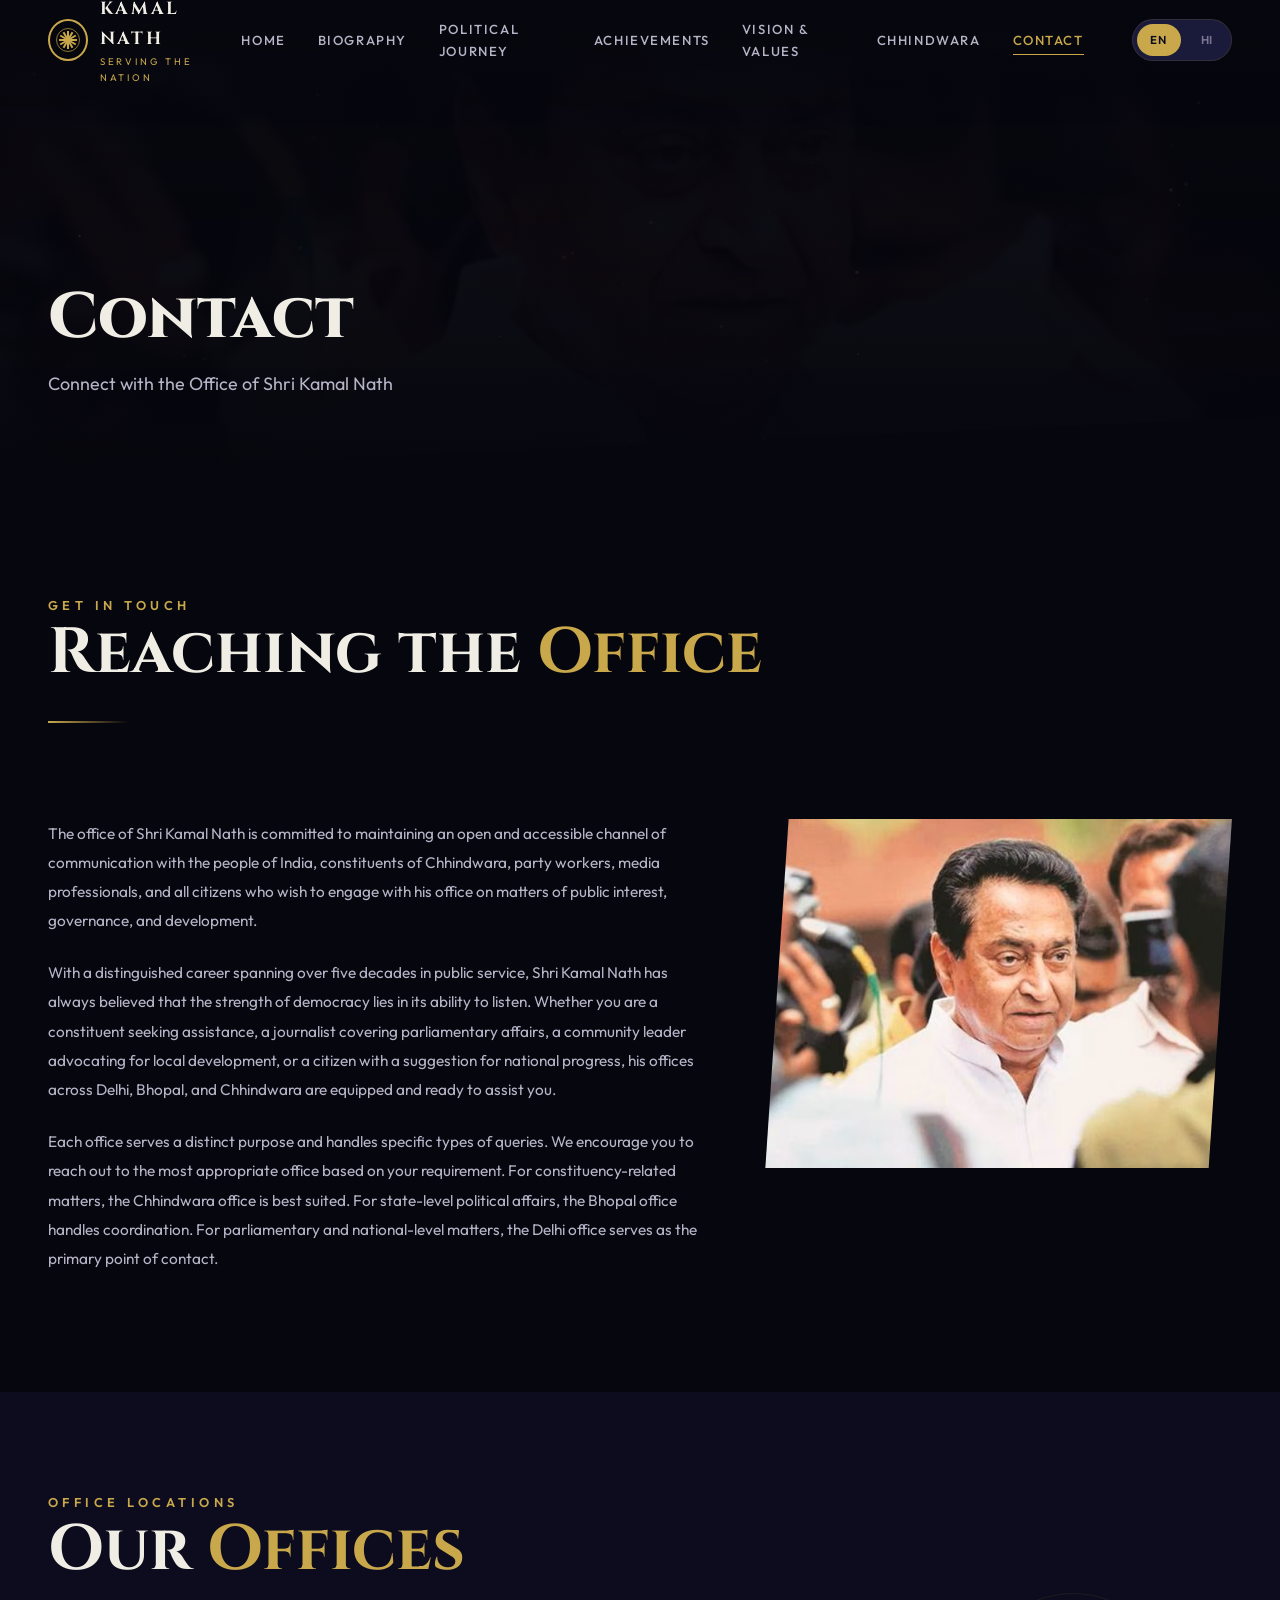
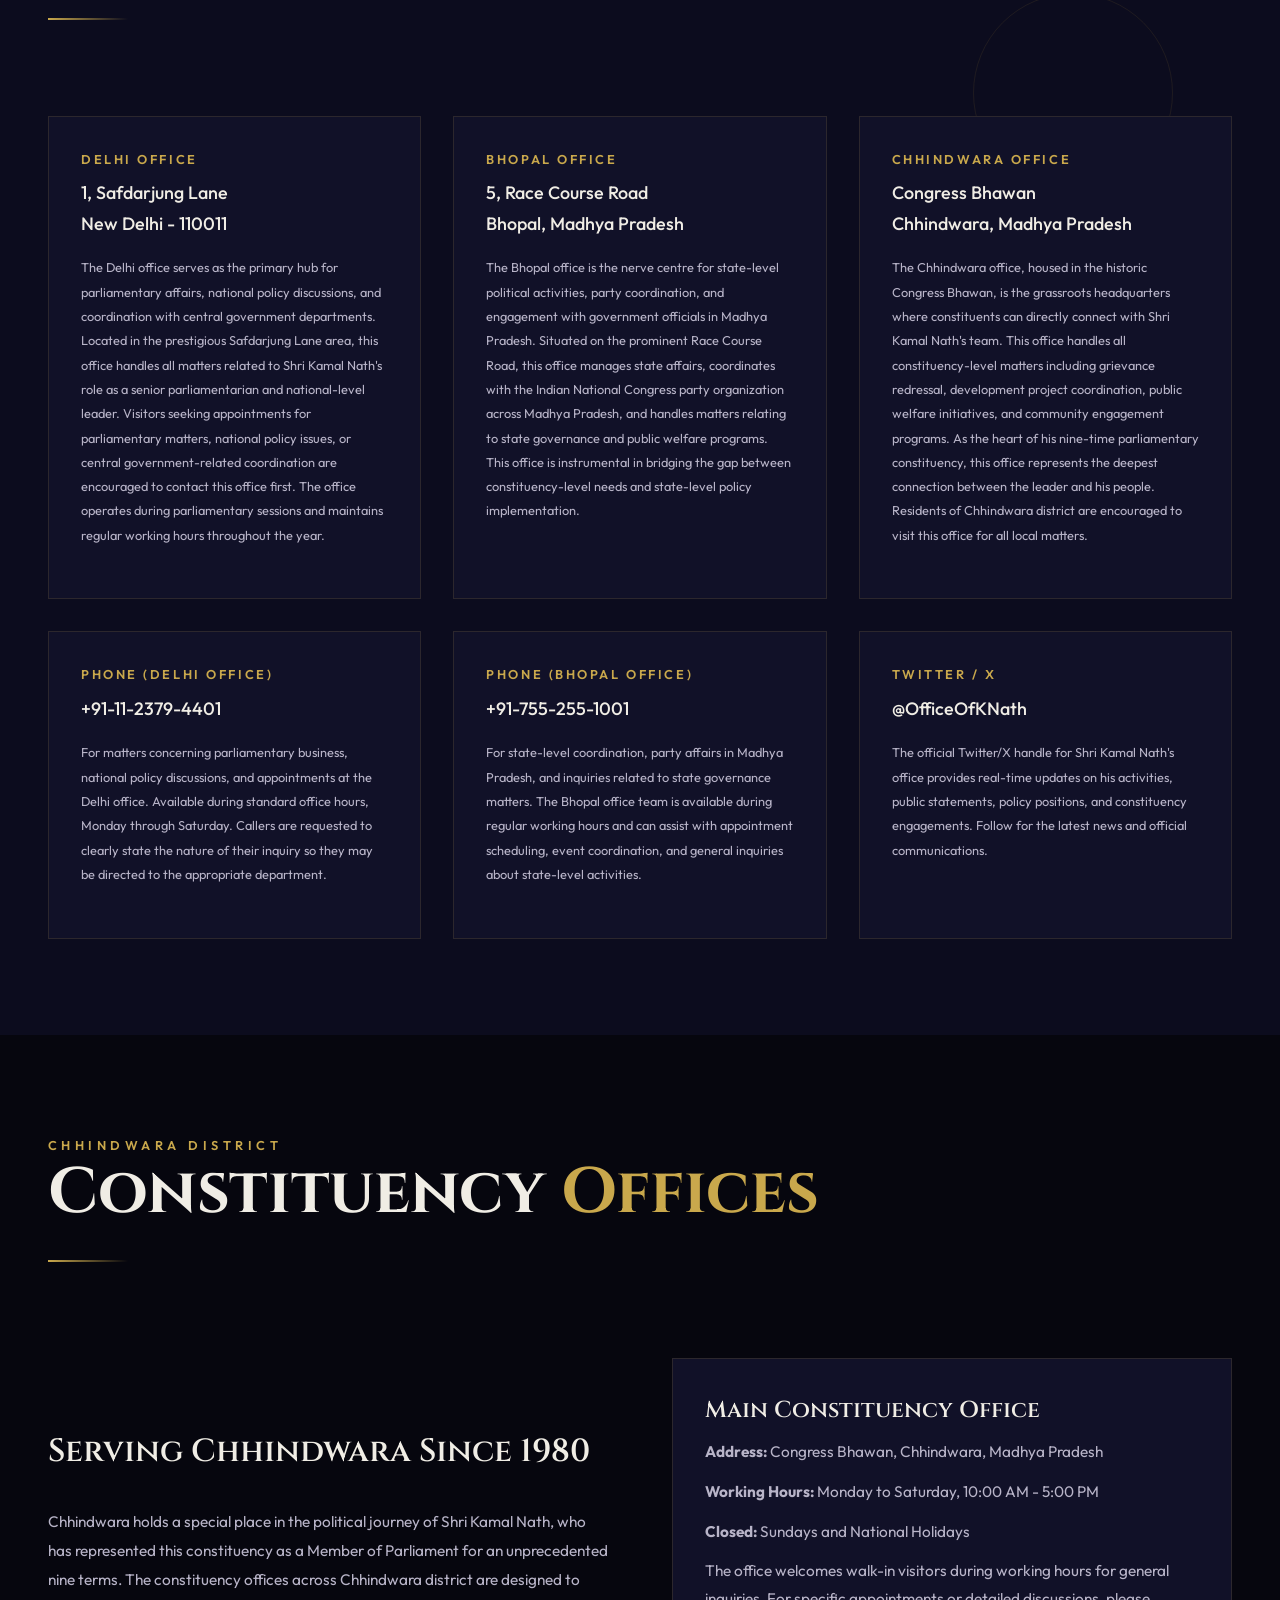
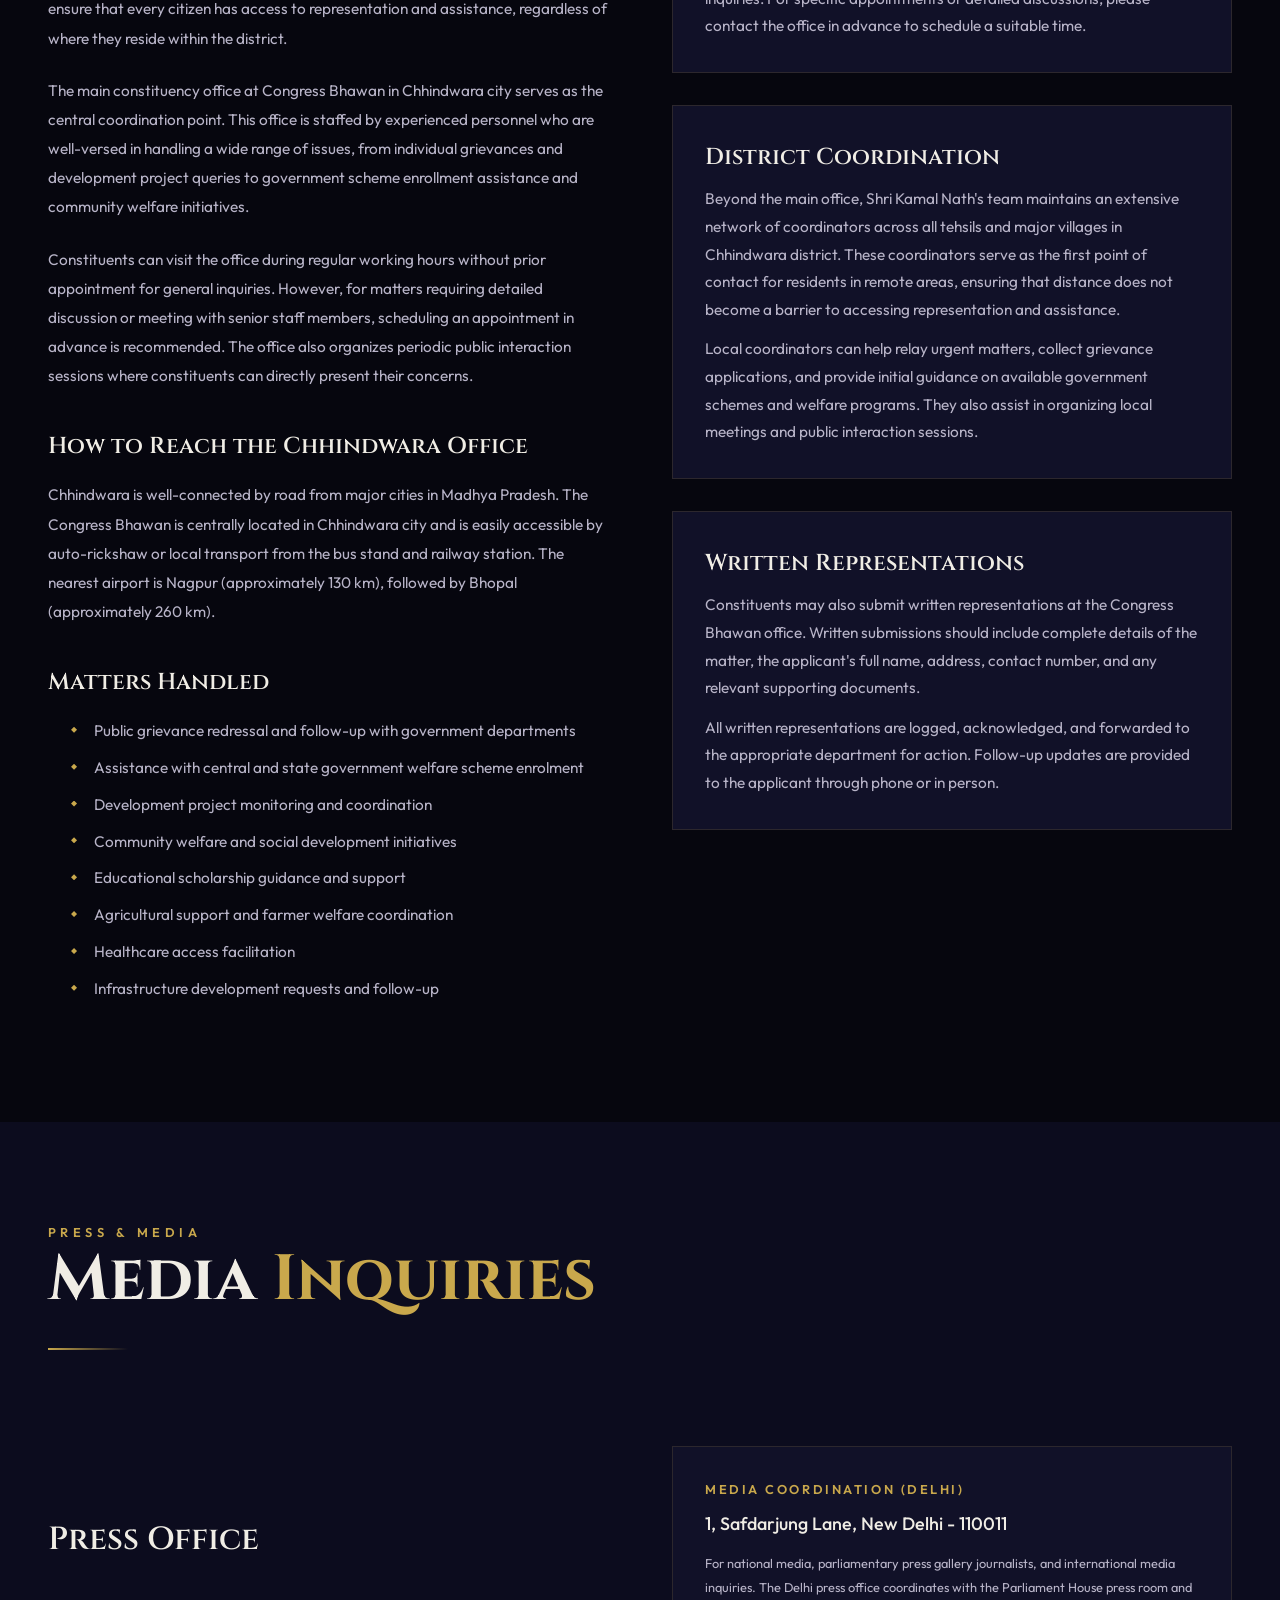
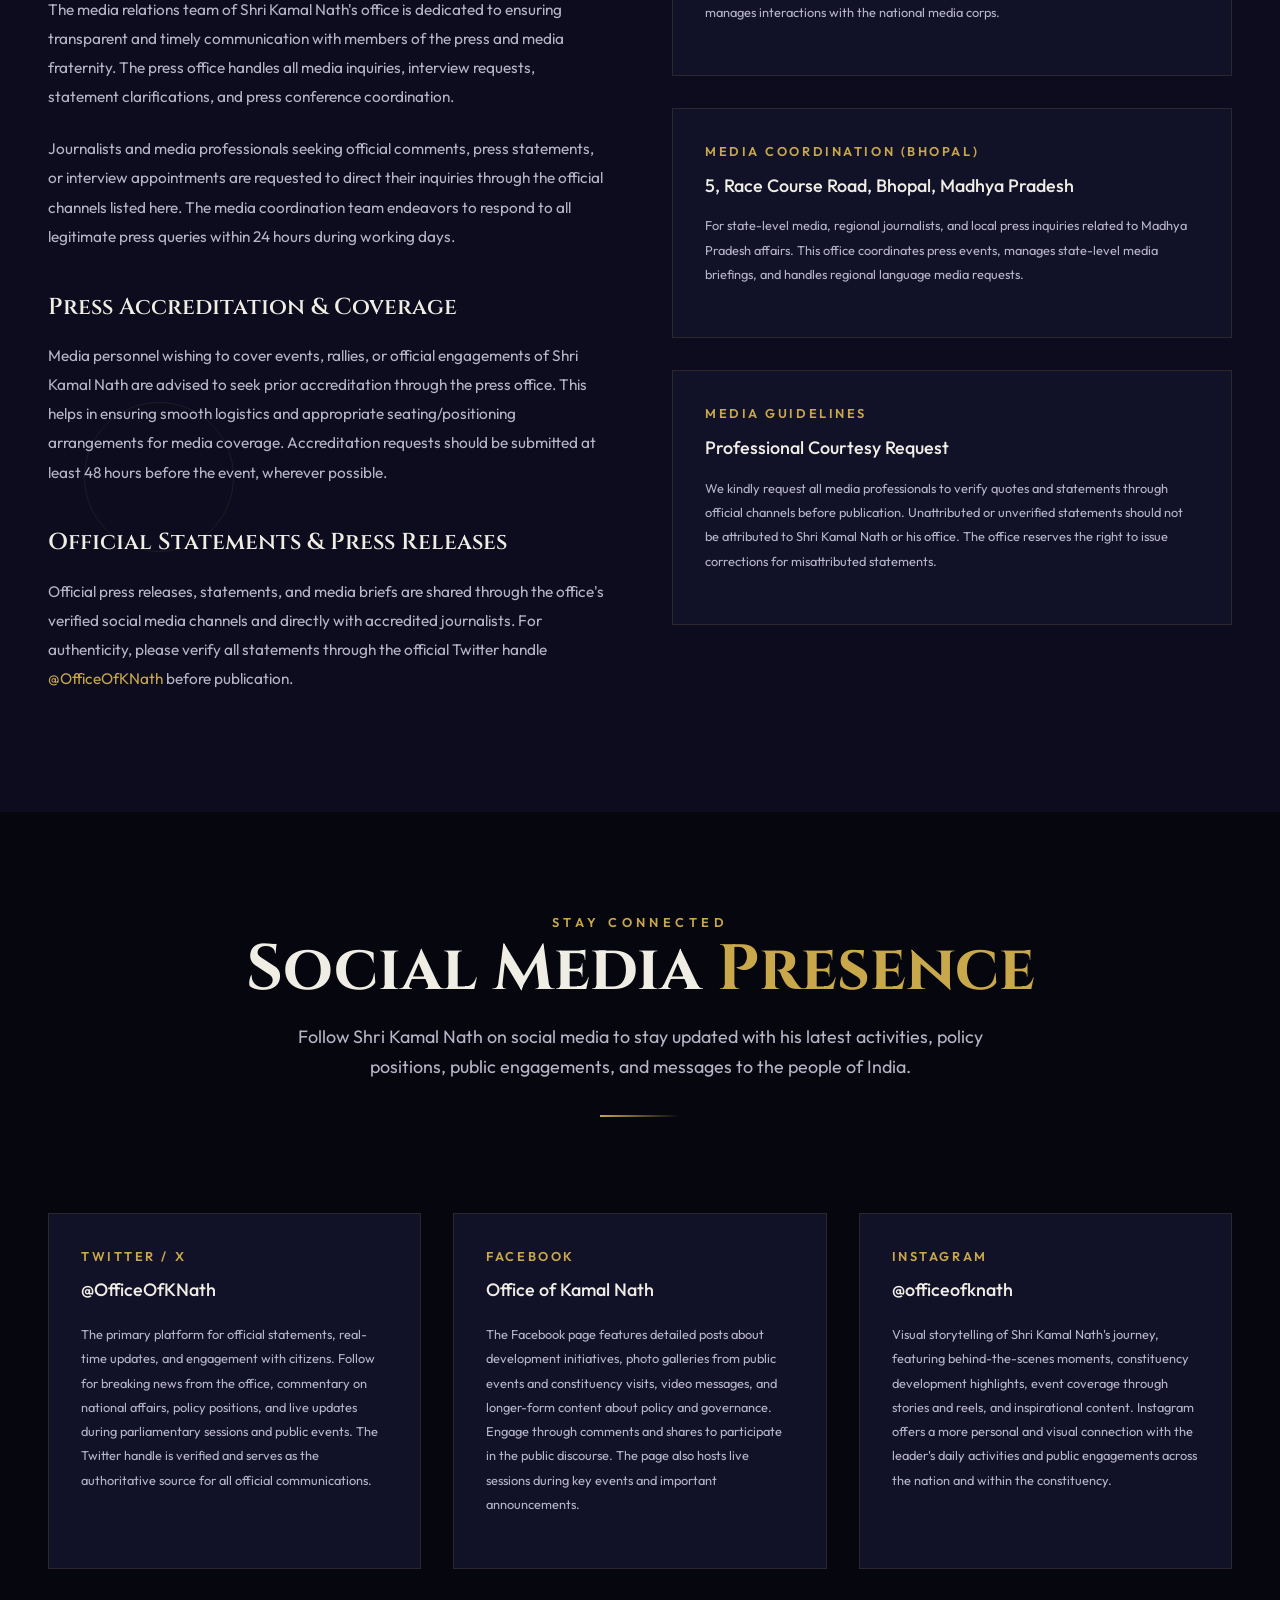
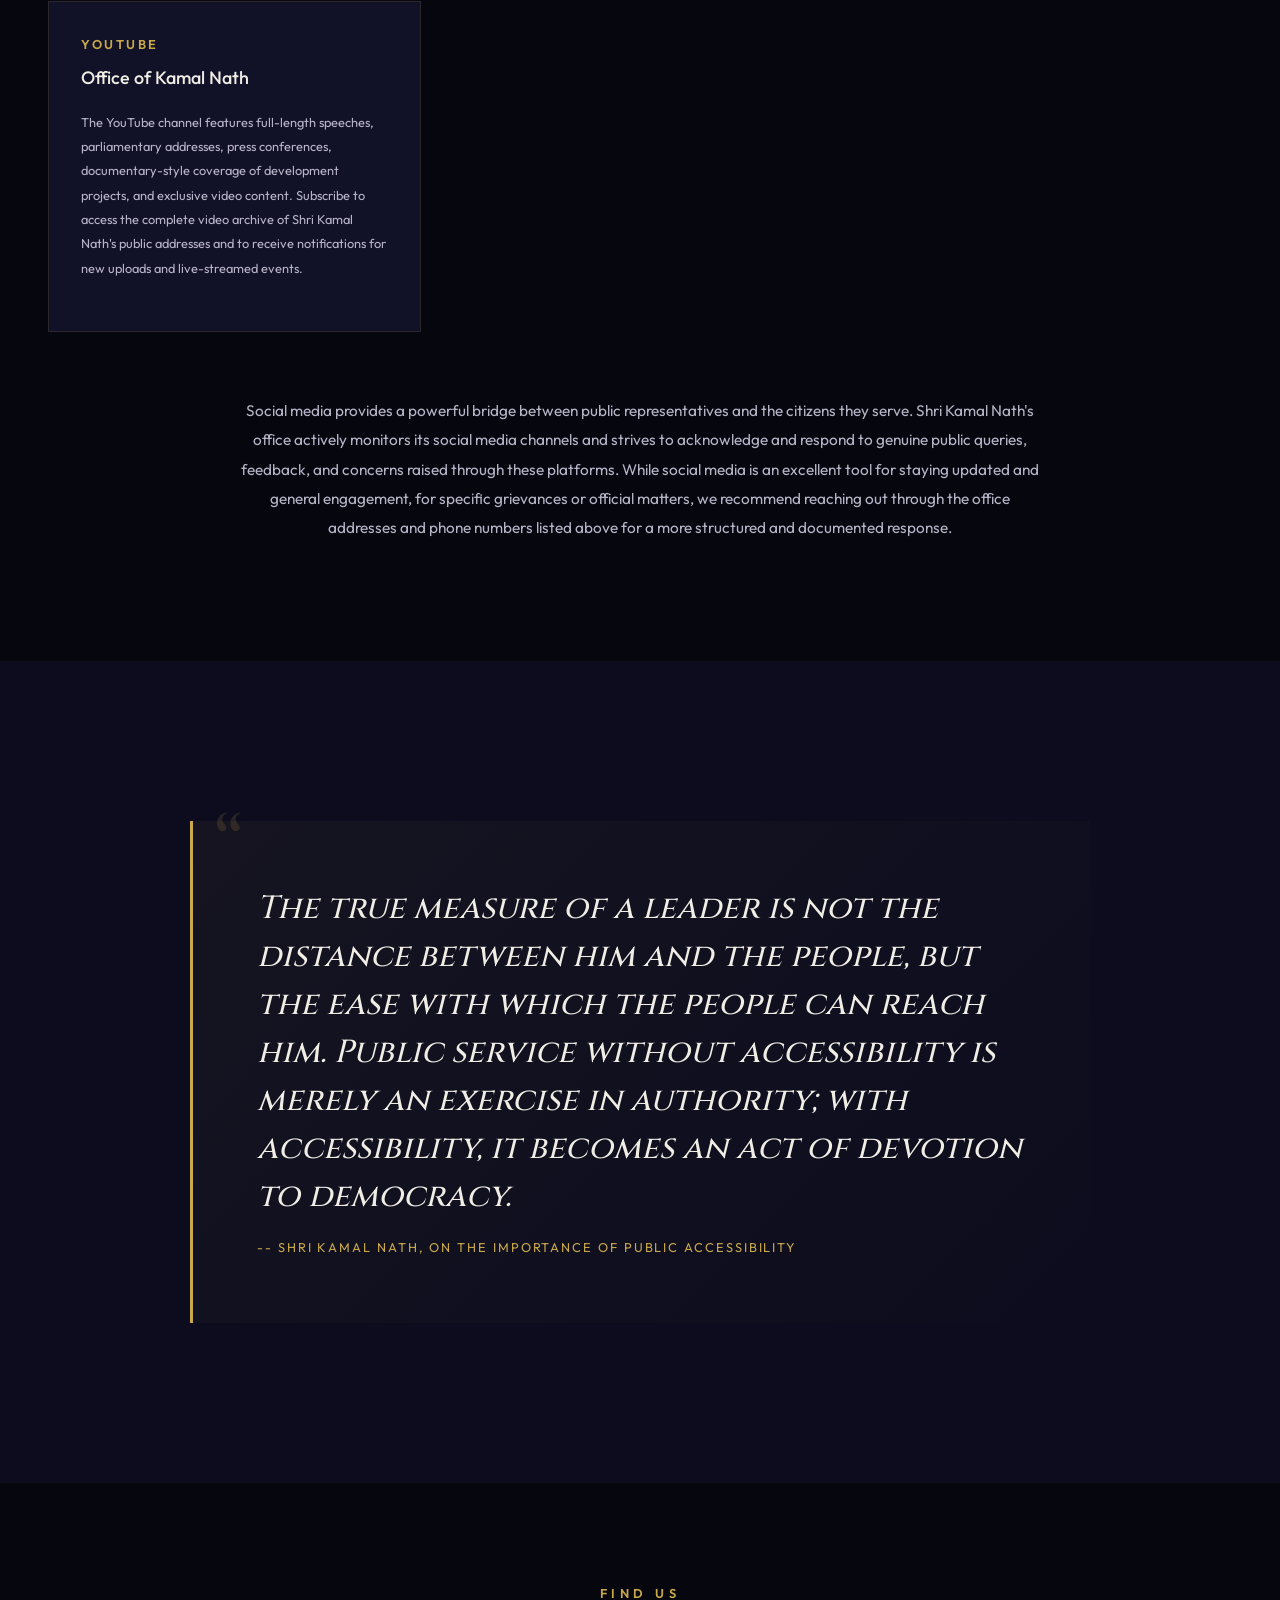
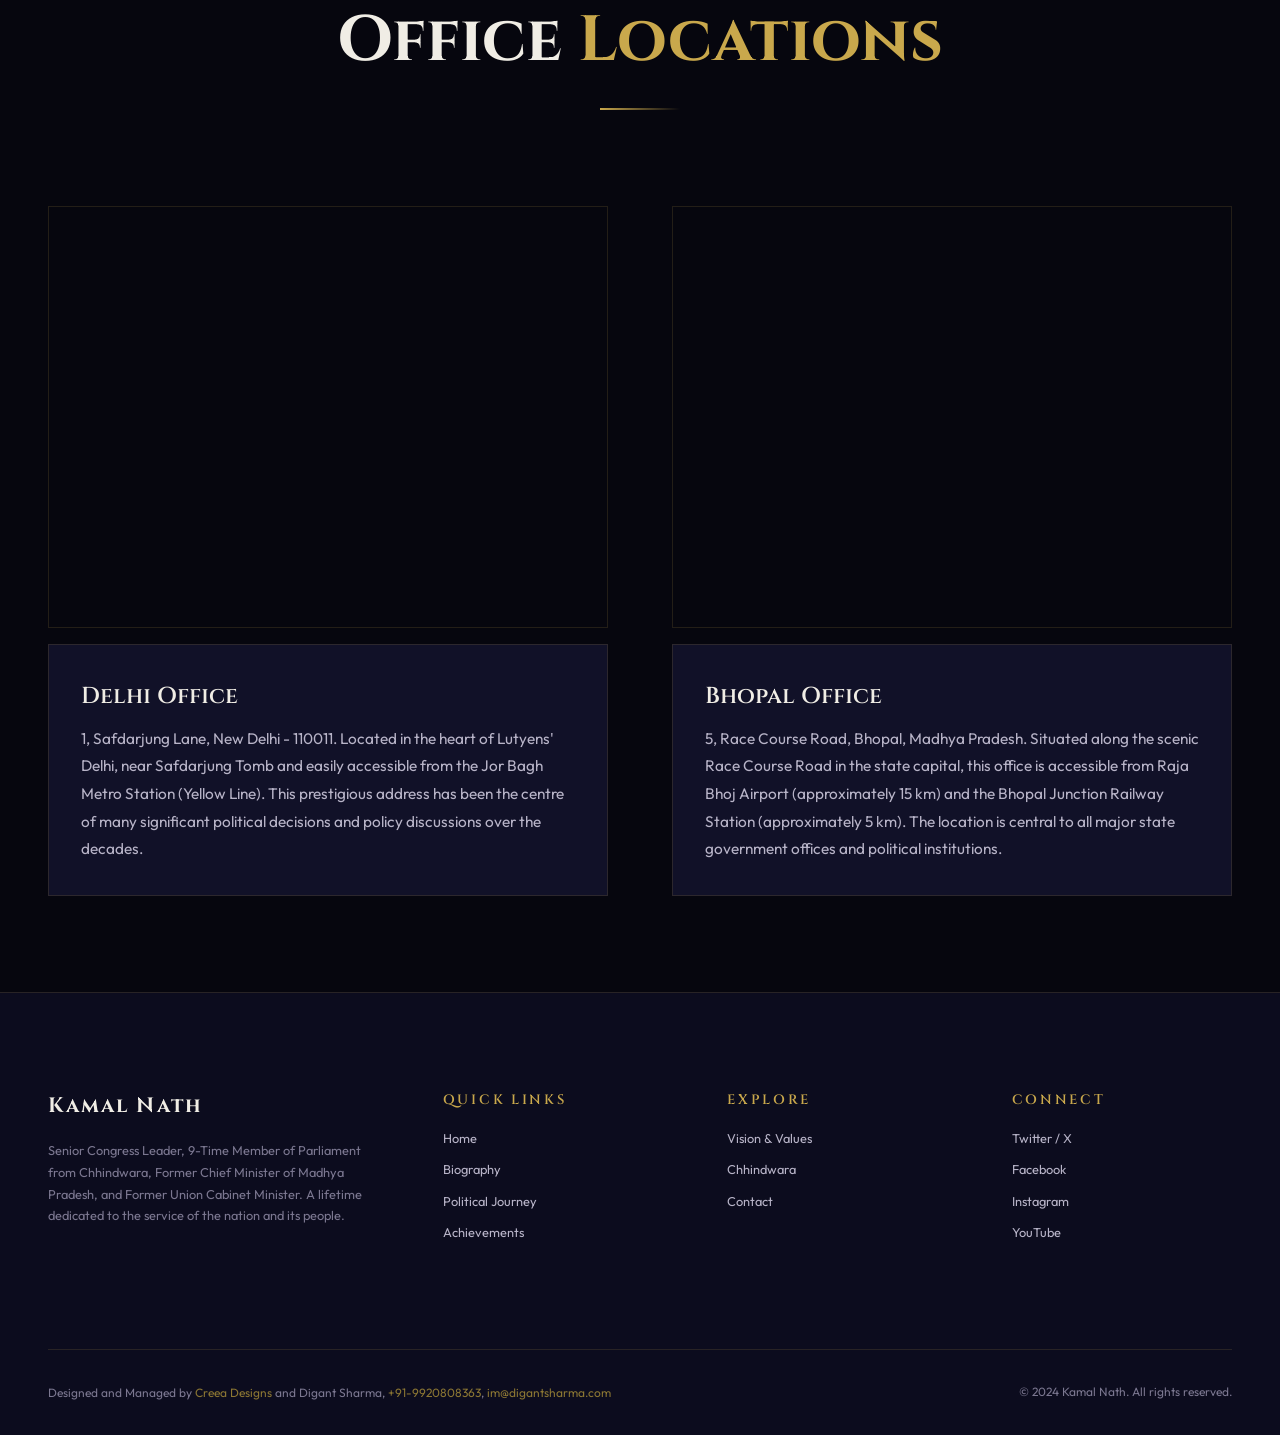
<file: en/contact.html>
<!DOCTYPE html>
<html lang="en">
<head>
  <meta charset="UTF-8">
  <meta name="viewport" content="width=device-width, initial-scale=1.0">
  <title>Contact - Kamal Nath | Official Website</title>
  <meta name="description" content="Get in touch with the office of Shri Kamal Nath. Find addresses, phone numbers, and social media details for Delhi, Bhopal, and Chhindwara offices.">
  <link rel="stylesheet" href="../css/style.css">
</head>
<body>

  <!-- Loading Screen -->
  <div class="loader">
    <div class="loader__emblem"></div>
    <div class="loader__text">Kamal Nath</div>
  </div>

  <!-- Particle Canvas -->
  <canvas id="particle-canvas"></canvas>

  <!-- Navigation -->
  <nav class="nav">
    <a href="index.html" class="nav__logo">
      <div class="nav__logo-emblem">
        <span class="ashoka-spoke" style="transform: rotate(0deg)"></span>
        <span class="ashoka-spoke" style="transform: rotate(30deg)"></span>
        <span class="ashoka-spoke" style="transform: rotate(60deg)"></span>
        <span class="ashoka-spoke" style="transform: rotate(90deg)"></span>
        <span class="ashoka-spoke" style="transform: rotate(120deg)"></span>
        <span class="ashoka-spoke" style="transform: rotate(150deg)"></span>
      </div>
      <div>
        <span class="nav__logo-text">Kamal Nath</span>
        <span class="nav__logo-subtitle">Serving the Nation</span>
      </div>
    </a>

    <div class="nav__links">
      <a href="index.html" class="nav__link">Home</a>
      <a href="biography.html" class="nav__link">Biography</a>
      <a href="political-journey.html" class="nav__link">Political Journey</a>
      <a href="achievements.html" class="nav__link">Achievements</a>
      <a href="vision-values.html" class="nav__link">Vision & Values</a>
      <a href="chhindwara.html" class="nav__link">Chhindwara</a>
      <a href="contact.html" class="nav__link active">Contact</a>
      <div class="lang-toggle">
        <a href="contact.html" class="lang-toggle__btn active">EN</a>
        <a href="../hi/contact.html" class="lang-toggle__btn">HI</a>
      </div>
    </div>

    <button class="nav__hamburger" aria-label="Toggle navigation menu">
      <span></span>
      <span></span>
      <span></span>
    </button>
  </nav>

  <!-- Mobile Navigation Overlay -->
  <div class="nav__mobile-overlay">
    <a href="index.html" class="nav__link">Home</a>
    <a href="biography.html" class="nav__link">Biography</a>
    <a href="political-journey.html" class="nav__link">Political Journey</a>
    <a href="achievements.html" class="nav__link">Achievements</a>
    <a href="vision-values.html" class="nav__link">Vision & Values</a>
    <a href="chhindwara.html" class="nav__link">Chhindwara</a>
    <a href="contact.html" class="nav__link active">Contact</a>
    <div class="lang-toggle">
      <a href="contact.html" class="lang-toggle__btn active">EN</a>
      <a href="../hi/contact.html" class="lang-toggle__btn">HI</a>
    </div>
  </div>

  <!-- Page Header -->
  <header class="page-header">
    <div class="page-header__bg">
      <img src="../images/kamal-nath-parliament.jpg" alt="Shri Kamal Nath">
      <div class="page-header__bg-overlay"></div>
    </div>
    <div class="page-header__content">
      <h1 class="page-header__title reveal">Contact</h1>
      <p class="page-header__subtitle reveal reveal-delay-1">Connect with the Office of Shri Kamal Nath</p>
    </div>
    <div class="page-header__diagonal"></div>
  </header>

  <!-- Section: Introduction -->
  <section class="section section--void">
    <div class="section__container">
      <div class="section__header reveal">
        <span class="section__overline">Get in Touch</span>
        <h2 class="section__title">Reaching the <span class="gold">Office</span></h2>
        <div class="gold-sep"></div>
      </div>
      <div class="grid-asymmetric">
        <div class="prose reveal">
          <p>The office of Shri Kamal Nath is committed to maintaining an open and accessible channel of communication with the people of India, constituents of Chhindwara, party workers, media professionals, and all citizens who wish to engage with his office on matters of public interest, governance, and development.</p>
          <p>With a distinguished career spanning over five decades in public service, Shri Kamal Nath has always believed that the strength of democracy lies in its ability to listen. Whether you are a constituent seeking assistance, a journalist covering parliamentary affairs, a community leader advocating for local development, or a citizen with a suggestion for national progress, his offices across Delhi, Bhopal, and Chhindwara are equipped and ready to assist you.</p>
          <p>Each office serves a distinct purpose and handles specific types of queries. We encourage you to reach out to the most appropriate office based on your requirement. For constituency-related matters, the Chhindwara office is best suited. For state-level political affairs, the Bhopal office handles coordination. For parliamentary and national-level matters, the Delhi office serves as the primary point of contact.</p>
        </div>
        <div class="reveal reveal--right">
          <div class="img-diagonal img-reveal">
            <img src="../images/kamal-nath-parliament.jpg" alt="Shri Kamal Nath" loading="lazy">
          </div>
        </div>
      </div>
    </div>
  </section>

  <!-- Section: Office Addresses -->
  <section class="section section--dark">
    <div class="section__container">
      <div class="float-element float-element--circle" style="width: 200px; height: 200px; top: 10%; right: 5%;" data-speed="0.05"></div>
      <div class="section__header reveal">
        <span class="section__overline">Office Locations</span>
        <h2 class="section__title">Our <span class="gold">Offices</span></h2>
        <div class="gold-sep"></div>
      </div>

      <div class="contact-info">
        <!-- Delhi Office -->
        <div class="contact-card glow-card reveal reveal-delay-1">
          <div class="contact-card__label">Delhi Office</div>
          <div class="contact-card__value">1, Safdarjung Lane<br>New Delhi - 110011</div>
          <div class="prose" style="margin-top: 1rem;">
            <p style="font-size: var(--fs-small); color: var(--color-text-secondary);">The Delhi office serves as the primary hub for parliamentary affairs, national policy discussions, and coordination with central government departments. Located in the prestigious Safdarjung Lane area, this office handles all matters related to Shri Kamal Nath's role as a senior parliamentarian and national-level leader. Visitors seeking appointments for parliamentary matters, national policy issues, or central government-related coordination are encouraged to contact this office first. The office operates during parliamentary sessions and maintains regular working hours throughout the year.</p>
          </div>
        </div>

        <!-- Bhopal Office -->
        <div class="contact-card glow-card reveal reveal-delay-2">
          <div class="contact-card__label">Bhopal Office</div>
          <div class="contact-card__value">5, Race Course Road<br>Bhopal, Madhya Pradesh</div>
          <div class="prose" style="margin-top: 1rem;">
            <p style="font-size: var(--fs-small); color: var(--color-text-secondary);">The Bhopal office is the nerve centre for state-level political activities, party coordination, and engagement with government officials in Madhya Pradesh. Situated on the prominent Race Course Road, this office manages state affairs, coordinates with the Indian National Congress party organization across Madhya Pradesh, and handles matters relating to state governance and public welfare programs. This office is instrumental in bridging the gap between constituency-level needs and state-level policy implementation.</p>
          </div>
        </div>

        <!-- Chhindwara Office -->
        <div class="contact-card glow-card reveal reveal-delay-3">
          <div class="contact-card__label">Chhindwara Office</div>
          <div class="contact-card__value">Congress Bhawan<br>Chhindwara, Madhya Pradesh</div>
          <div class="prose" style="margin-top: 1rem;">
            <p style="font-size: var(--fs-small); color: var(--color-text-secondary);">The Chhindwara office, housed in the historic Congress Bhawan, is the grassroots headquarters where constituents can directly connect with Shri Kamal Nath's team. This office handles all constituency-level matters including grievance redressal, development project coordination, public welfare initiatives, and community engagement programs. As the heart of his nine-time parliamentary constituency, this office represents the deepest connection between the leader and his people. Residents of Chhindwara district are encouraged to visit this office for all local matters.</p>
          </div>
        </div>

        <!-- Phone Numbers -->
        <div class="contact-card glow-card reveal reveal-delay-4">
          <div class="contact-card__label">Phone (Delhi Office)</div>
          <div class="contact-card__value"><a href="tel:+911123794401">+91-11-2379-4401</a></div>
          <div class="prose" style="margin-top: 1rem;">
            <p style="font-size: var(--fs-small); color: var(--color-text-secondary);">For matters concerning parliamentary business, national policy discussions, and appointments at the Delhi office. Available during standard office hours, Monday through Saturday. Callers are requested to clearly state the nature of their inquiry so they may be directed to the appropriate department.</p>
          </div>
        </div>

        <!-- Bhopal Phone -->
        <div class="contact-card glow-card reveal reveal-delay-5">
          <div class="contact-card__label">Phone (Bhopal Office)</div>
          <div class="contact-card__value"><a href="tel:+917552551001">+91-755-255-1001</a></div>
          <div class="prose" style="margin-top: 1rem;">
            <p style="font-size: var(--fs-small); color: var(--color-text-secondary);">For state-level coordination, party affairs in Madhya Pradesh, and inquiries related to state governance matters. The Bhopal office team is available during regular working hours and can assist with appointment scheduling, event coordination, and general inquiries about state-level activities.</p>
          </div>
        </div>

        <!-- Twitter/X -->
        <div class="contact-card glow-card reveal">
          <div class="contact-card__label">Twitter / X</div>
          <div class="contact-card__value"><a href="https://twitter.com/OfficeOfKNath" target="_blank" rel="noopener noreferrer">@OfficeOfKNath</a></div>
          <div class="prose" style="margin-top: 1rem;">
            <p style="font-size: var(--fs-small); color: var(--color-text-secondary);">The official Twitter/X handle for Shri Kamal Nath's office provides real-time updates on his activities, public statements, policy positions, and constituency engagements. Follow for the latest news and official communications.</p>
          </div>
        </div>
      </div>
    </div>
  </section>

  <!-- Section: Constituency Offices -->
  <section class="section section--void">
    <div class="section__container">
      <div class="section__header reveal">
        <span class="section__overline">Chhindwara District</span>
        <h2 class="section__title">Constituency <span class="gold">Offices</span></h2>
        <div class="gold-sep"></div>
      </div>

      <div class="grid-halves">
        <div class="prose reveal reveal--left">
          <h3>Serving Chhindwara Since 1980</h3>
          <p>Chhindwara holds a special place in the political journey of Shri Kamal Nath, who has represented this constituency as a Member of Parliament for an unprecedented nine terms. The constituency offices across Chhindwara district are designed to ensure that every citizen has access to representation and assistance, regardless of where they reside within the district.</p>
          <p>The main constituency office at Congress Bhawan in Chhindwara city serves as the central coordination point. This office is staffed by experienced personnel who are well-versed in handling a wide range of issues, from individual grievances and development project queries to government scheme enrollment assistance and community welfare initiatives.</p>
          <p>Constituents can visit the office during regular working hours without prior appointment for general inquiries. However, for matters requiring detailed discussion or meeting with senior staff members, scheduling an appointment in advance is recommended. The office also organizes periodic public interaction sessions where constituents can directly present their concerns.</p>

          <h4>How to Reach the Chhindwara Office</h4>
          <p>Chhindwara is well-connected by road from major cities in Madhya Pradesh. The Congress Bhawan is centrally located in Chhindwara city and is easily accessible by auto-rickshaw or local transport from the bus stand and railway station. The nearest airport is Nagpur (approximately 130 km), followed by Bhopal (approximately 260 km).</p>

          <h4>Matters Handled</h4>
          <ul>
            <li>Public grievance redressal and follow-up with government departments</li>
            <li>Assistance with central and state government welfare scheme enrolment</li>
            <li>Development project monitoring and coordination</li>
            <li>Community welfare and social development initiatives</li>
            <li>Educational scholarship guidance and support</li>
            <li>Agricultural support and farmer welfare coordination</li>
            <li>Healthcare access facilitation</li>
            <li>Infrastructure development requests and follow-up</li>
          </ul>
        </div>

        <div class="reveal reveal--right">
          <div class="card">
            <div class="card__title">Main Constituency Office</div>
            <div class="card__text">
              <p><strong>Address:</strong> Congress Bhawan, Chhindwara, Madhya Pradesh</p>
              <p style="margin-top: 0.75rem;"><strong>Working Hours:</strong> Monday to Saturday, 10:00 AM - 5:00 PM</p>
              <p style="margin-top: 0.75rem;"><strong>Closed:</strong> Sundays and National Holidays</p>
              <p style="margin-top: 0.75rem;">The office welcomes walk-in visitors during working hours for general inquiries. For specific appointments or detailed discussions, please contact the office in advance to schedule a suitable time.</p>
            </div>
          </div>

          <div class="card" style="margin-top: var(--space-md);">
            <div class="card__title">District Coordination</div>
            <div class="card__text">
              <p>Beyond the main office, Shri Kamal Nath's team maintains an extensive network of coordinators across all tehsils and major villages in Chhindwara district. These coordinators serve as the first point of contact for residents in remote areas, ensuring that distance does not become a barrier to accessing representation and assistance.</p>
              <p style="margin-top: 0.75rem;">Local coordinators can help relay urgent matters, collect grievance applications, and provide initial guidance on available government schemes and welfare programs. They also assist in organizing local meetings and public interaction sessions.</p>
            </div>
          </div>

          <div class="card" style="margin-top: var(--space-md);">
            <div class="card__title">Written Representations</div>
            <div class="card__text">
              <p>Constituents may also submit written representations at the Congress Bhawan office. Written submissions should include complete details of the matter, the applicant's full name, address, contact number, and any relevant supporting documents.</p>
              <p style="margin-top: 0.75rem;">All written representations are logged, acknowledged, and forwarded to the appropriate department for action. Follow-up updates are provided to the applicant through phone or in person.</p>
            </div>
          </div>
        </div>
      </div>
    </div>
  </section>

  <!-- Section: Media Inquiries -->
  <section class="section section--dark">
    <div class="section__container">
      <div class="float-element float-element--circle" style="width: 150px; height: 150px; bottom: 15%; left: 3%;" data-speed="0.08"></div>
      <div class="section__header reveal">
        <span class="section__overline">Press & Media</span>
        <h2 class="section__title">Media <span class="gold">Inquiries</span></h2>
        <div class="gold-sep"></div>
      </div>

      <div class="grid-halves">
        <div class="prose reveal reveal--left">
          <h3>Press Office</h3>
          <p>The media relations team of Shri Kamal Nath's office is dedicated to ensuring transparent and timely communication with members of the press and media fraternity. The press office handles all media inquiries, interview requests, statement clarifications, and press conference coordination.</p>
          <p>Journalists and media professionals seeking official comments, press statements, or interview appointments are requested to direct their inquiries through the official channels listed here. The media coordination team endeavors to respond to all legitimate press queries within 24 hours during working days.</p>

          <h4>Press Accreditation & Coverage</h4>
          <p>Media personnel wishing to cover events, rallies, or official engagements of Shri Kamal Nath are advised to seek prior accreditation through the press office. This helps in ensuring smooth logistics and appropriate seating/positioning arrangements for media coverage. Accreditation requests should be submitted at least 48 hours before the event, wherever possible.</p>

          <h4>Official Statements & Press Releases</h4>
          <p>Official press releases, statements, and media briefs are shared through the office's verified social media channels and directly with accredited journalists. For authenticity, please verify all statements through the official Twitter handle <a href="https://twitter.com/OfficeOfKNath" target="_blank" rel="noopener noreferrer">@OfficeOfKNath</a> before publication.</p>
        </div>

        <div class="reveal reveal--right">
          <div class="contact-info" style="grid-template-columns: 1fr;">
            <div class="contact-card glow-card">
              <div class="contact-card__label">Media Coordination (Delhi)</div>
              <div class="contact-card__value">1, Safdarjung Lane, New Delhi - 110011</div>
              <div class="prose" style="margin-top: 0.75rem;">
                <p style="font-size: var(--fs-small); color: var(--color-text-secondary);">For national media, parliamentary press gallery journalists, and international media inquiries. The Delhi press office coordinates with the Parliament House press room and manages interactions with the national media corps.</p>
              </div>
            </div>

            <div class="contact-card glow-card">
              <div class="contact-card__label">Media Coordination (Bhopal)</div>
              <div class="contact-card__value">5, Race Course Road, Bhopal, Madhya Pradesh</div>
              <div class="prose" style="margin-top: 0.75rem;">
                <p style="font-size: var(--fs-small); color: var(--color-text-secondary);">For state-level media, regional journalists, and local press inquiries related to Madhya Pradesh affairs. This office coordinates press events, manages state-level media briefings, and handles regional language media requests.</p>
              </div>
            </div>

            <div class="contact-card glow-card">
              <div class="contact-card__label">Media Guidelines</div>
              <div class="contact-card__value">Professional Courtesy Request</div>
              <div class="prose" style="margin-top: 0.75rem;">
                <p style="font-size: var(--fs-small); color: var(--color-text-secondary);">We kindly request all media professionals to verify quotes and statements through official channels before publication. Unattributed or unverified statements should not be attributed to Shri Kamal Nath or his office. The office reserves the right to issue corrections for misattributed statements.</p>
              </div>
            </div>
          </div>
        </div>
      </div>
    </div>
  </section>

  <!-- Section: Social Media -->
  <section class="section section--void">
    <div class="section__container">
      <div class="section__header reveal text-center">
        <span class="section__overline">Stay Connected</span>
        <h2 class="section__title">Social Media <span class="gold">Presence</span></h2>
        <p class="section__subtitle" style="margin-left: auto; margin-right: auto;">Follow Shri Kamal Nath on social media to stay updated with his latest activities, policy positions, public engagements, and messages to the people of India.</p>
        <div class="gold-sep gold-sep--center"></div>
      </div>

      <div class="contact-info">
        <div class="contact-card glow-card reveal reveal-delay-1">
          <div class="contact-card__label">Twitter / X</div>
          <div class="contact-card__value"><a href="https://twitter.com/OfficeOfKNath" target="_blank" rel="noopener noreferrer">@OfficeOfKNath</a></div>
          <div class="prose" style="margin-top: 1rem;">
            <p style="font-size: var(--fs-small); color: var(--color-text-secondary);">The primary platform for official statements, real-time updates, and engagement with citizens. Follow for breaking news from the office, commentary on national affairs, policy positions, and live updates during parliamentary sessions and public events. The Twitter handle is verified and serves as the authoritative source for all official communications.</p>
          </div>
        </div>

        <div class="contact-card glow-card reveal reveal-delay-2">
          <div class="contact-card__label">Facebook</div>
          <div class="contact-card__value"><a href="https://www.facebook.com/OfficeOfKamalNath" target="_blank" rel="noopener noreferrer">Office of Kamal Nath</a></div>
          <div class="prose" style="margin-top: 1rem;">
            <p style="font-size: var(--fs-small); color: var(--color-text-secondary);">The Facebook page features detailed posts about development initiatives, photo galleries from public events and constituency visits, video messages, and longer-form content about policy and governance. Engage through comments and shares to participate in the public discourse. The page also hosts live sessions during key events and important announcements.</p>
          </div>
        </div>

        <div class="contact-card glow-card reveal reveal-delay-3">
          <div class="contact-card__label">Instagram</div>
          <div class="contact-card__value"><a href="https://www.instagram.com/officeofknath/" target="_blank" rel="noopener noreferrer">@officeofknath</a></div>
          <div class="prose" style="margin-top: 1rem;">
            <p style="font-size: var(--fs-small); color: var(--color-text-secondary);">Visual storytelling of Shri Kamal Nath's journey, featuring behind-the-scenes moments, constituency development highlights, event coverage through stories and reels, and inspirational content. Instagram offers a more personal and visual connection with the leader's daily activities and public engagements across the nation and within the constituency.</p>
          </div>
        </div>

        <div class="contact-card glow-card reveal reveal-delay-4">
          <div class="contact-card__label">YouTube</div>
          <div class="contact-card__value"><a href="https://www.youtube.com/@OfficeOfKamalNath" target="_blank" rel="noopener noreferrer">Office of Kamal Nath</a></div>
          <div class="prose" style="margin-top: 1rem;">
            <p style="font-size: var(--fs-small); color: var(--color-text-secondary);">The YouTube channel features full-length speeches, parliamentary addresses, press conferences, documentary-style coverage of development projects, and exclusive video content. Subscribe to access the complete video archive of Shri Kamal Nath's public addresses and to receive notifications for new uploads and live-streamed events.</p>
          </div>
        </div>
      </div>

      <div class="prose reveal" style="margin-top: var(--space-lg); text-align: center; max-width: 800px; margin-left: auto; margin-right: auto;">
        <p>Social media provides a powerful bridge between public representatives and the citizens they serve. Shri Kamal Nath's office actively monitors its social media channels and strives to acknowledge and respond to genuine public queries, feedback, and concerns raised through these platforms. While social media is an excellent tool for staying updated and general engagement, for specific grievances or official matters, we recommend reaching out through the office addresses and phone numbers listed above for a more structured and documented response.</p>
      </div>
    </div>
  </section>

  <!-- Section: Quote -->
  <section class="section section--dark">
    <div class="section__container section__container--narrow">
      <div class="reveal">
        <div class="quote-block">
          <p class="quote-block__text">The true measure of a leader is not the distance between him and the people, but the ease with which the people can reach him. Public service without accessibility is merely an exercise in authority; with accessibility, it becomes an act of devotion to democracy.</p>
          <p class="quote-block__attribution">-- Shri Kamal Nath, on the importance of public accessibility</p>
        </div>
      </div>
    </div>
  </section>

  <!-- Section: Google Maps / Location -->
  <section class="section section--void">
    <div class="section__container">
      <div class="section__header reveal text-center">
        <span class="section__overline">Find Us</span>
        <h2 class="section__title">Office <span class="gold">Locations</span></h2>
        <div class="gold-sep gold-sep--center"></div>
      </div>

      <div class="grid-halves">
        <div class="reveal reveal--left">
          <div style="position: relative; width: 100%; padding-bottom: 75%; overflow: hidden; border: 1px solid var(--color-border);">
            <iframe
              src="https://www.google.com/maps/embed?pb=!1m18!1m12!1m3!1d3502.7108854938207!2d77.2078!3d28.5875!2m3!1f0!2f0!3f0!3m2!1i1024!2i768!4f13.1!3m3!1m2!1s0x390ce2daa9eb4d0b%3A0x717971125923e5d!2sSafdarjung%20Lane%2C%20New%20Delhi!5e0!3m2!1sen!2sin!4v1699000000000!5m2!1sen!2sin"
              style="position: absolute; top: 0; left: 0; width: 100%; height: 100%; border: 0; filter: invert(0.9) hue-rotate(180deg) brightness(0.8) contrast(1.2);"
              allowfullscreen=""
              loading="lazy"
              referrerpolicy="no-referrer-when-downgrade"
              title="Delhi Office Location">
            </iframe>
          </div>
          <div class="card" style="margin-top: var(--space-sm);">
            <div class="card__title">Delhi Office</div>
            <div class="card__text">1, Safdarjung Lane, New Delhi - 110011. Located in the heart of Lutyens' Delhi, near Safdarjung Tomb and easily accessible from the Jor Bagh Metro Station (Yellow Line). This prestigious address has been the centre of many significant political decisions and policy discussions over the decades.</div>
          </div>
        </div>

        <div class="reveal reveal--right">
          <div style="position: relative; width: 100%; padding-bottom: 75%; overflow: hidden; border: 1px solid var(--color-border);">
            <iframe
              src="https://www.google.com/maps/embed?pb=!1m18!1m12!1m3!1d3666.2!2d77.4!3d23.26!2m3!1f0!2f0!3f0!3m2!1i1024!2i768!4f13.1!3m3!1m2!1s0x397c68f0!2sBhopal%2C%20Madhya%20Pradesh!5e0!3m2!1sen!2sin!4v1699000000000!5m2!1sen!2sin"
              style="position: absolute; top: 0; left: 0; width: 100%; height: 100%; border: 0; filter: invert(0.9) hue-rotate(180deg) brightness(0.8) contrast(1.2);"
              allowfullscreen=""
              loading="lazy"
              referrerpolicy="no-referrer-when-downgrade"
              title="Bhopal Office Location">
            </iframe>
          </div>
          <div class="card" style="margin-top: var(--space-sm);">
            <div class="card__title">Bhopal Office</div>
            <div class="card__text">5, Race Course Road, Bhopal, Madhya Pradesh. Situated along the scenic Race Course Road in the state capital, this office is accessible from Raja Bhoj Airport (approximately 15 km) and the Bhopal Junction Railway Station (approximately 5 km). The location is central to all major state government offices and political institutions.</div>
          </div>
        </div>
      </div>
    </div>
  </section>

  <!-- Footer -->
  <footer class="footer">
    <div class="footer__container">
      <div class="footer__grid">
        <div class="footer__brand">
          <div class="footer__brand-name">Kamal Nath</div>
          <p class="footer__brand-text">Senior Congress Leader, 9-Time Member of Parliament from Chhindwara, Former Chief Minister of Madhya Pradesh, and Former Union Cabinet Minister. A lifetime dedicated to the service of the nation and its people.</p>
        </div>
        <div>
          <div class="footer__col-title">Quick Links</div>
          <a href="index.html" class="footer__col-link">Home</a>
          <a href="biography.html" class="footer__col-link">Biography</a>
          <a href="political-journey.html" class="footer__col-link">Political Journey</a>
          <a href="achievements.html" class="footer__col-link">Achievements</a>
        </div>
        <div>
          <div class="footer__col-title">Explore</div>
          <a href="vision-values.html" class="footer__col-link">Vision & Values</a>
          <a href="chhindwara.html" class="footer__col-link">Chhindwara</a>
          <a href="contact.html" class="footer__col-link">Contact</a>
        </div>
        <div>
          <div class="footer__col-title">Connect</div>
          <a href="https://twitter.com/OfficeOfKNath" target="_blank" rel="noopener noreferrer" class="footer__col-link">Twitter / X</a>
          <a href="https://www.facebook.com/OfficeOfKamalNath" target="_blank" rel="noopener noreferrer" class="footer__col-link">Facebook</a>
          <a href="https://www.instagram.com/officeofknath/" target="_blank" rel="noopener noreferrer" class="footer__col-link">Instagram</a>
          <a href="https://www.youtube.com/@OfficeOfKamalNath" target="_blank" rel="noopener noreferrer" class="footer__col-link">YouTube</a>
        </div>
      </div>
      <div class="footer__bottom">
        <p class="footer__credit">Designed and Managed by <a href="https://www.creaadesigns.com/" target="_blank" rel="noopener noreferrer">Creea Designs</a> and Digant Sharma, <a href="tel:+919920808363">+91-9920808363</a>, <a href="mailto:im@digantsharma.com">im@digantsharma.com</a></p>
        <p class="footer__copyright">&copy; 2024 Kamal Nath. All rights reserved.</p>
      </div>
    </div>
  </footer>

  <!-- Scripts -->
  <script src="../js/particles.js"></script>
  <script src="../js/main.js"></script>
</body>
</html>
</file>
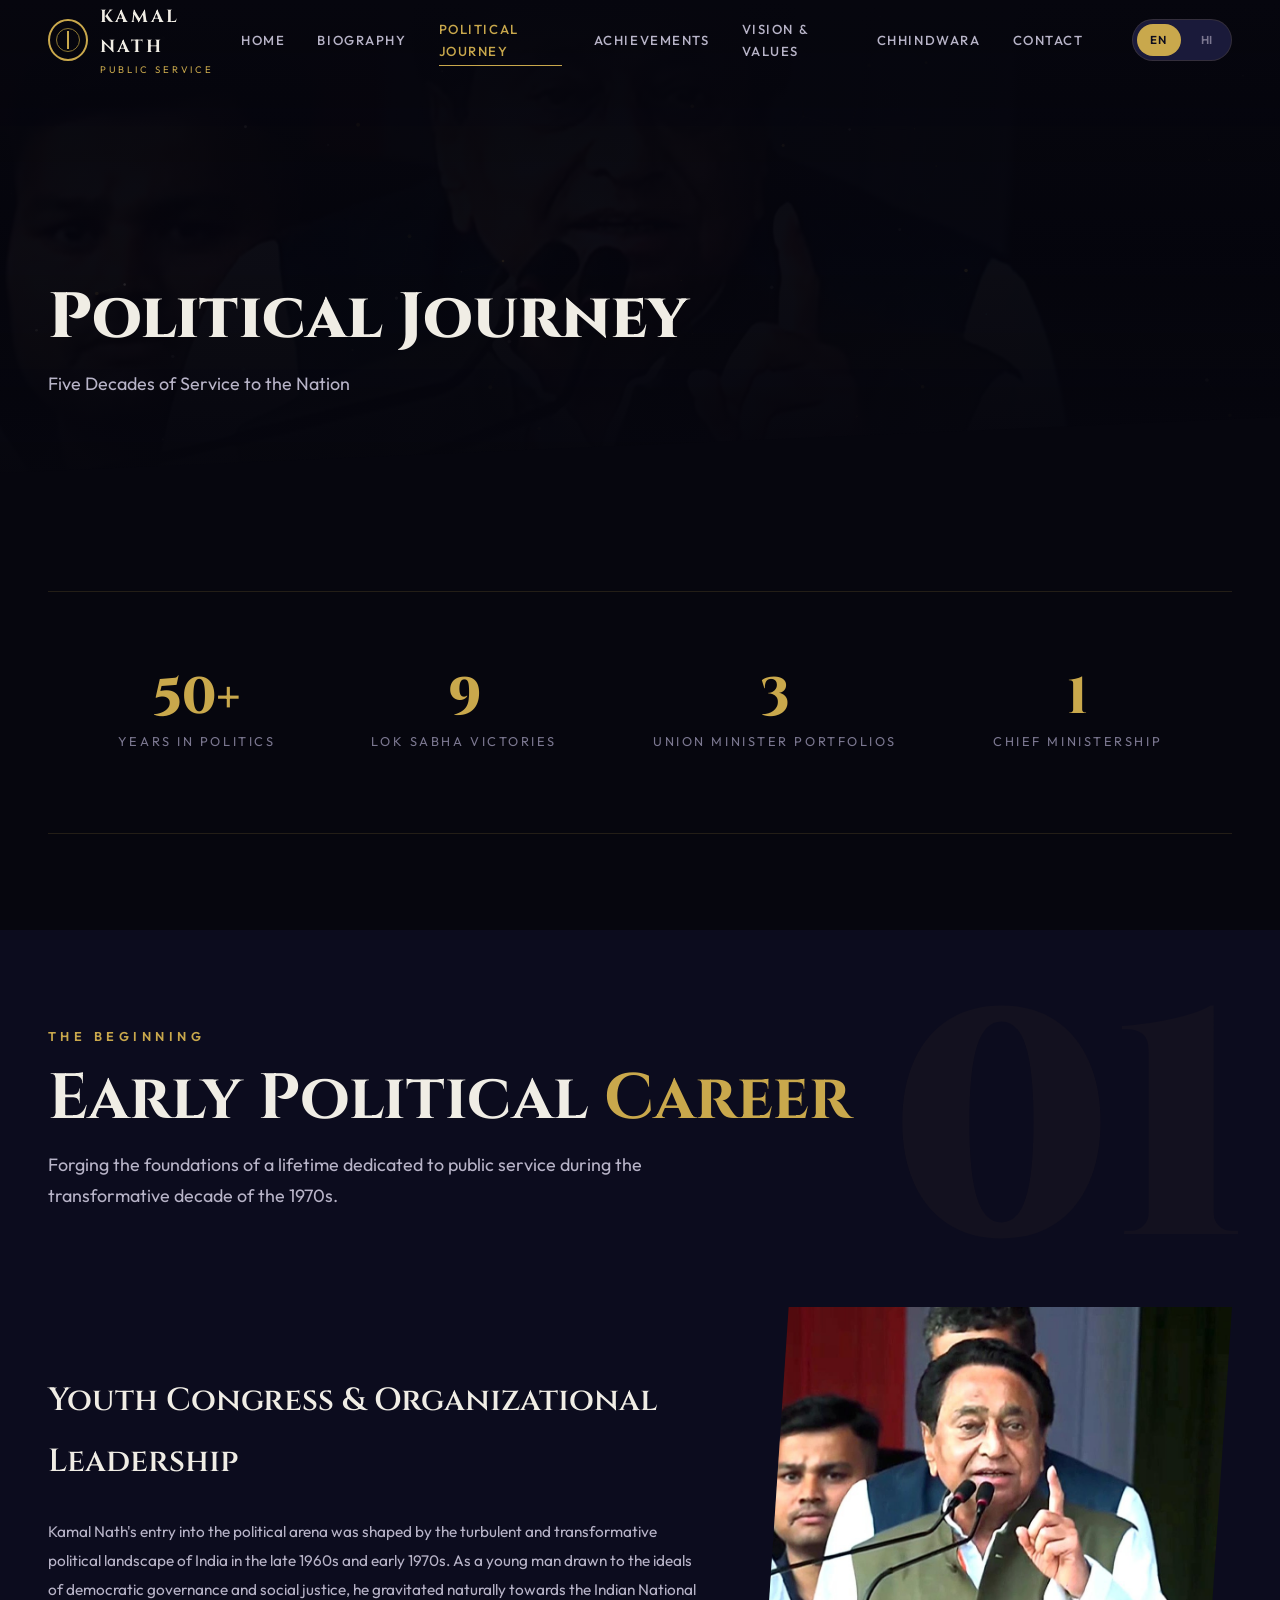
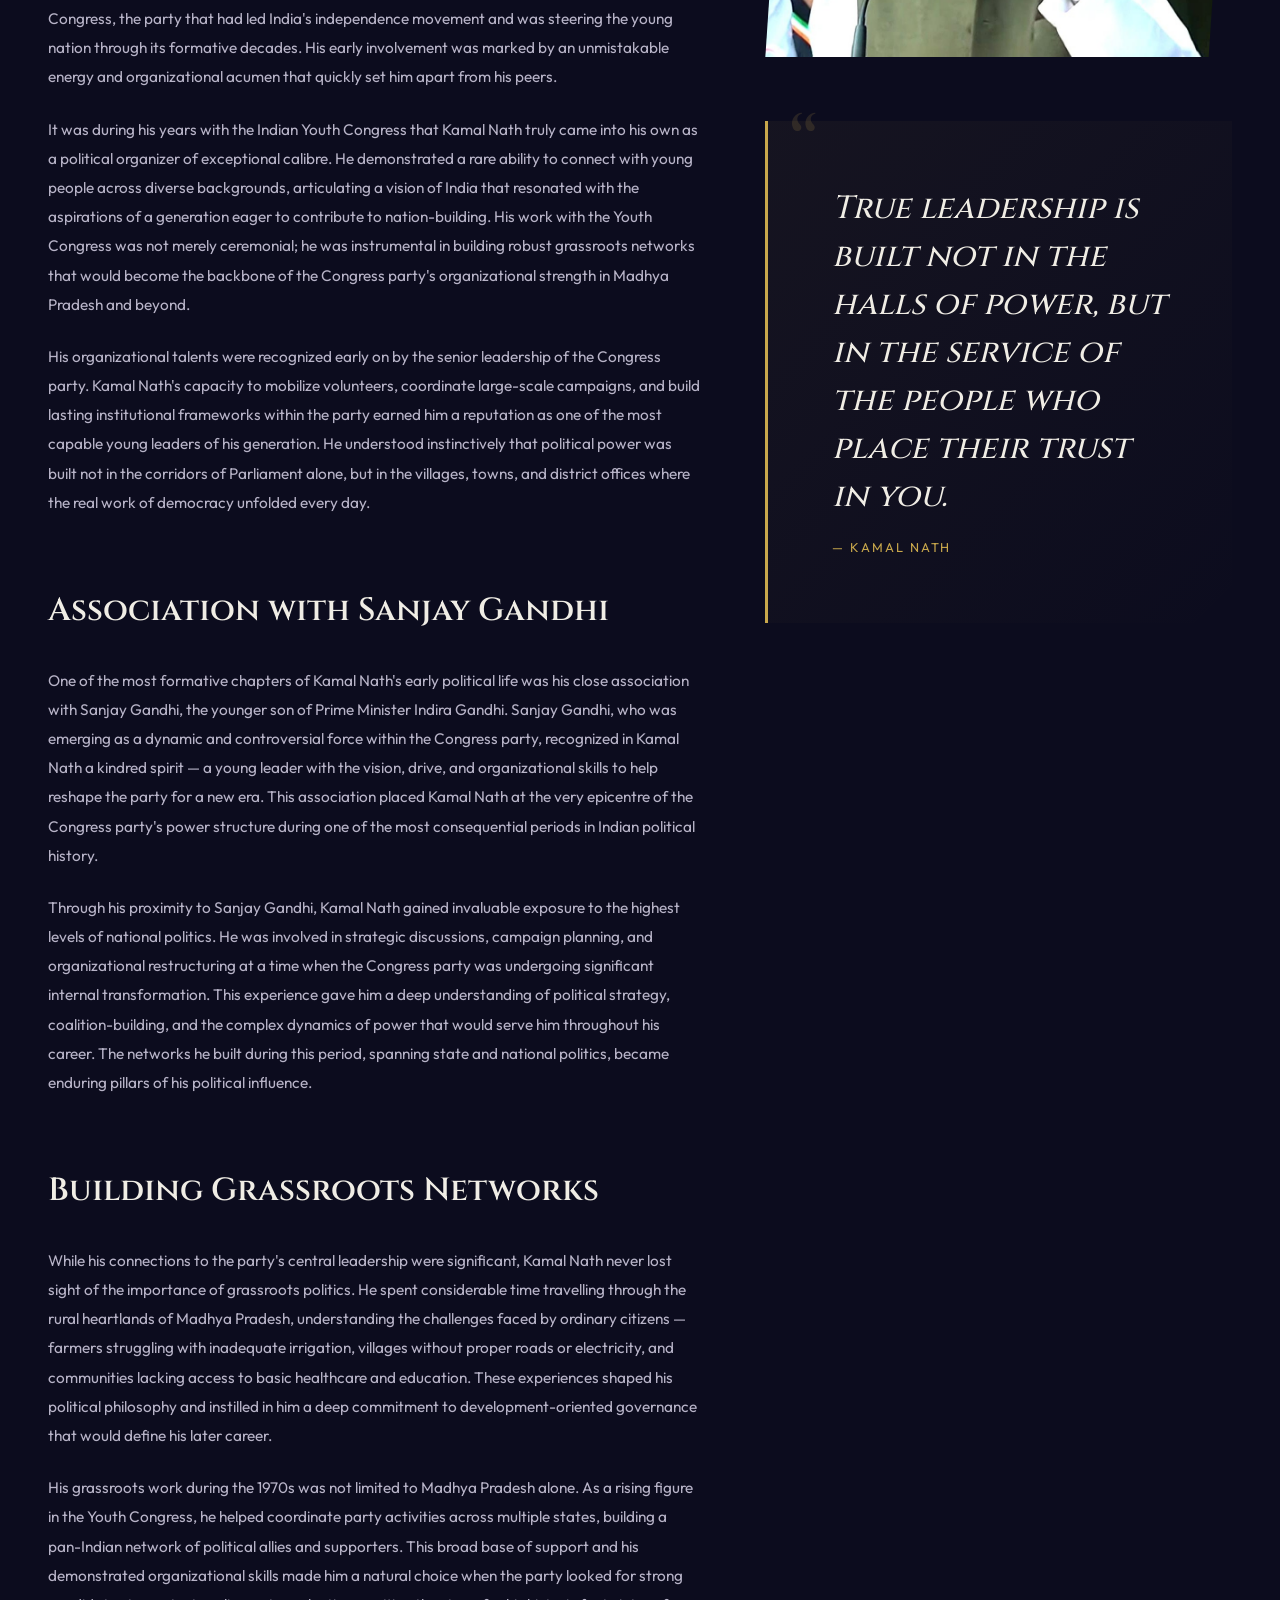
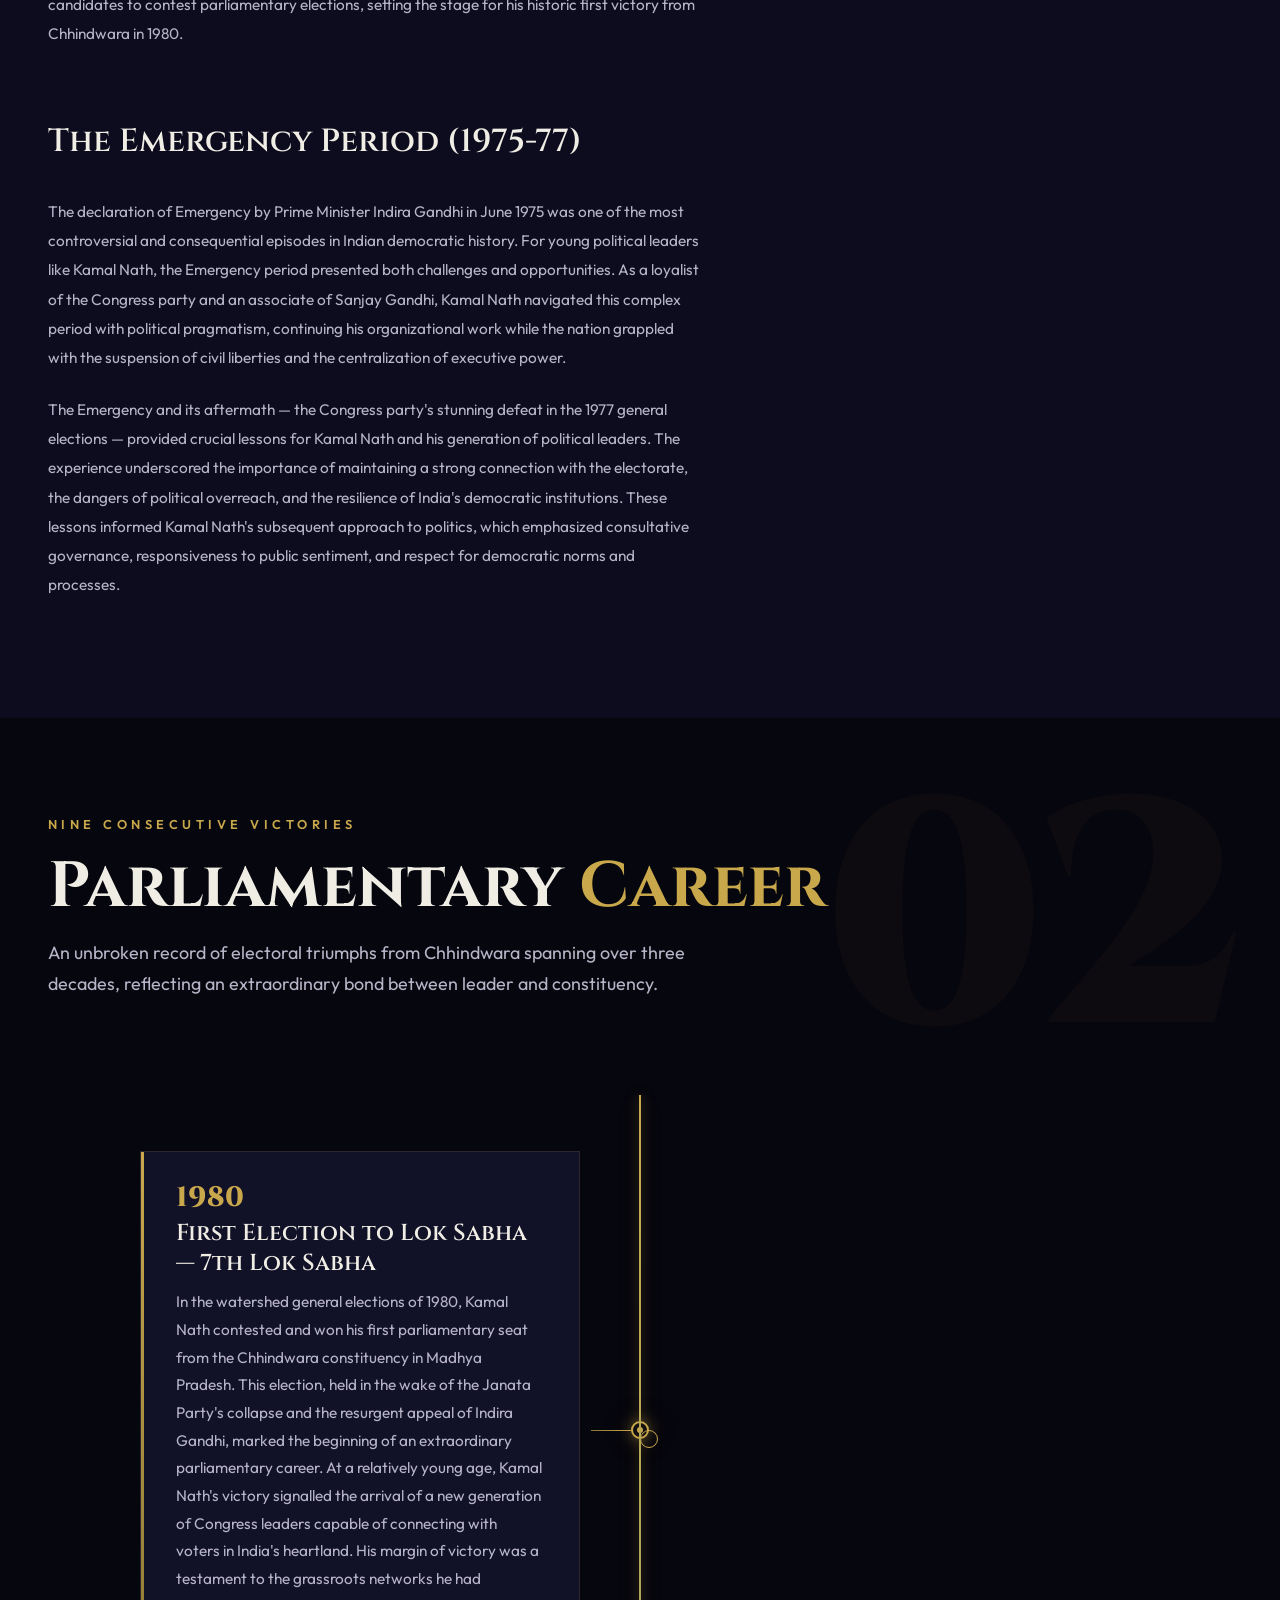
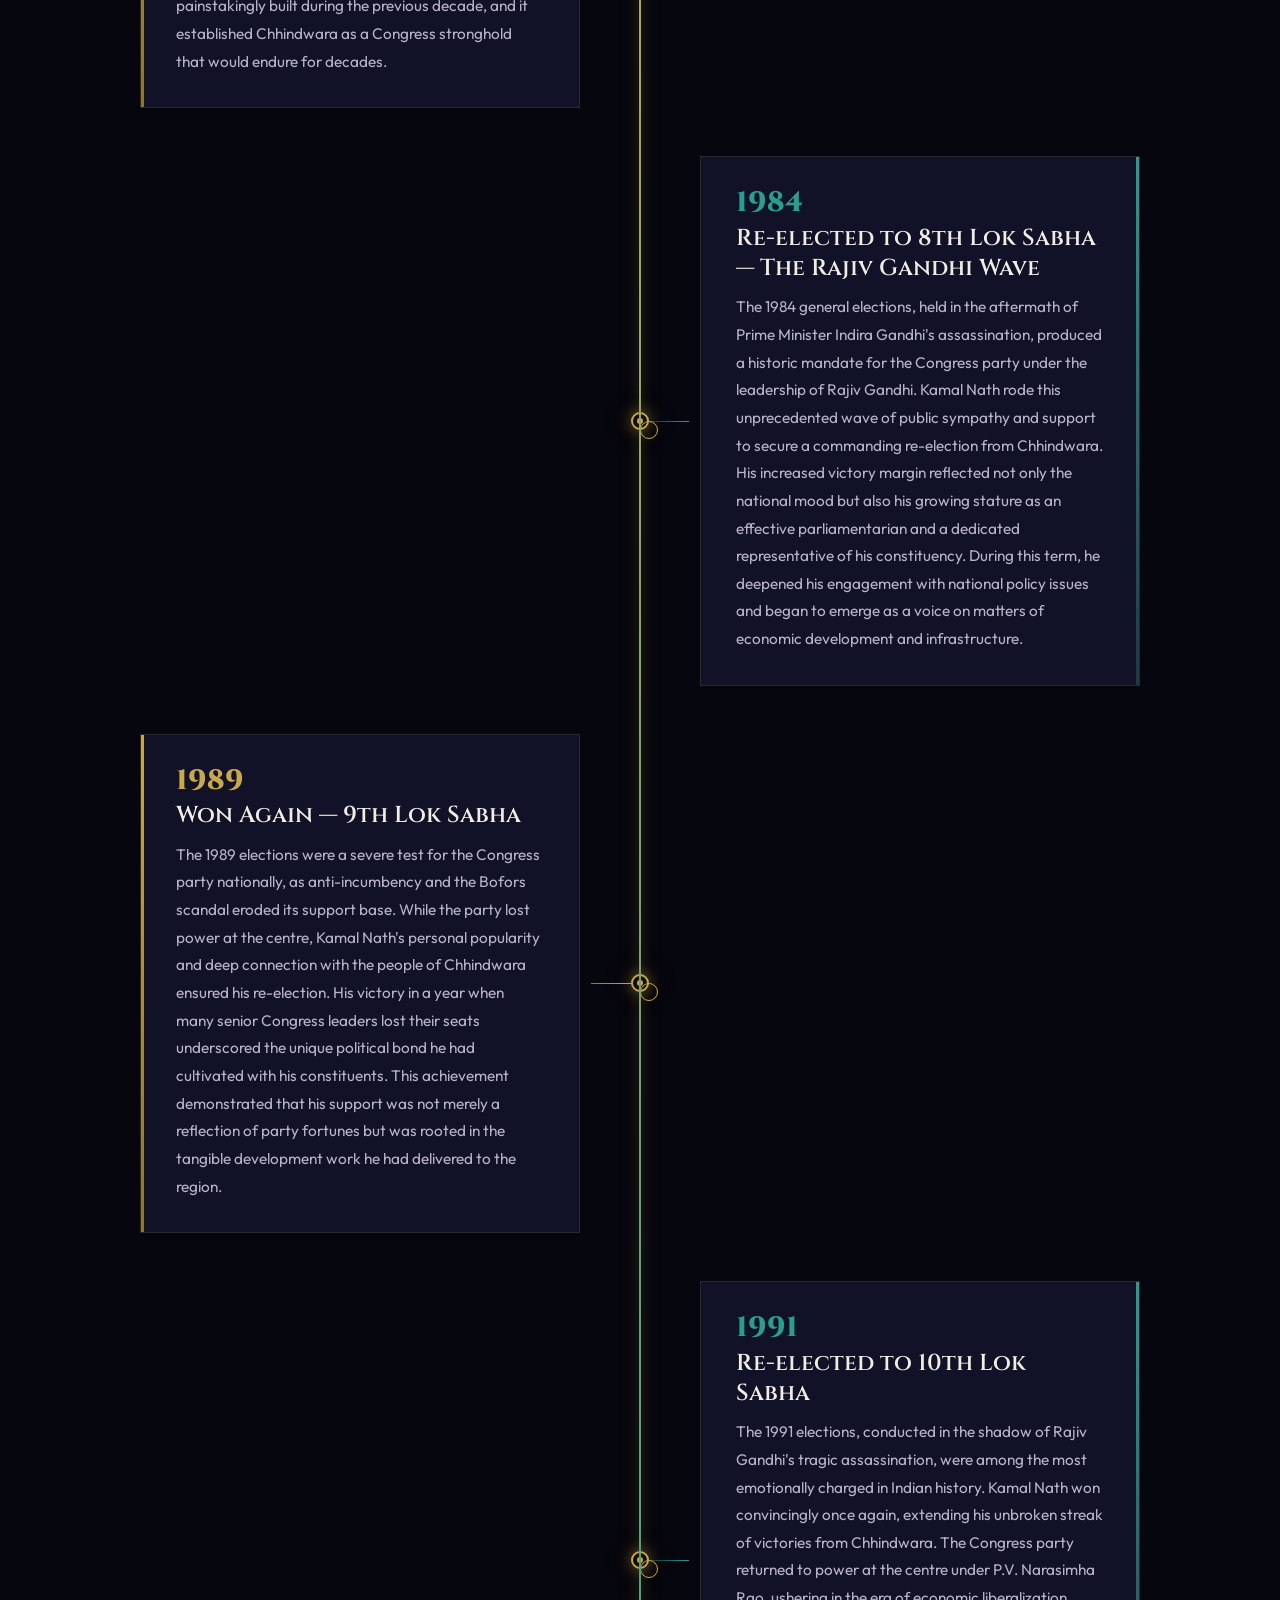
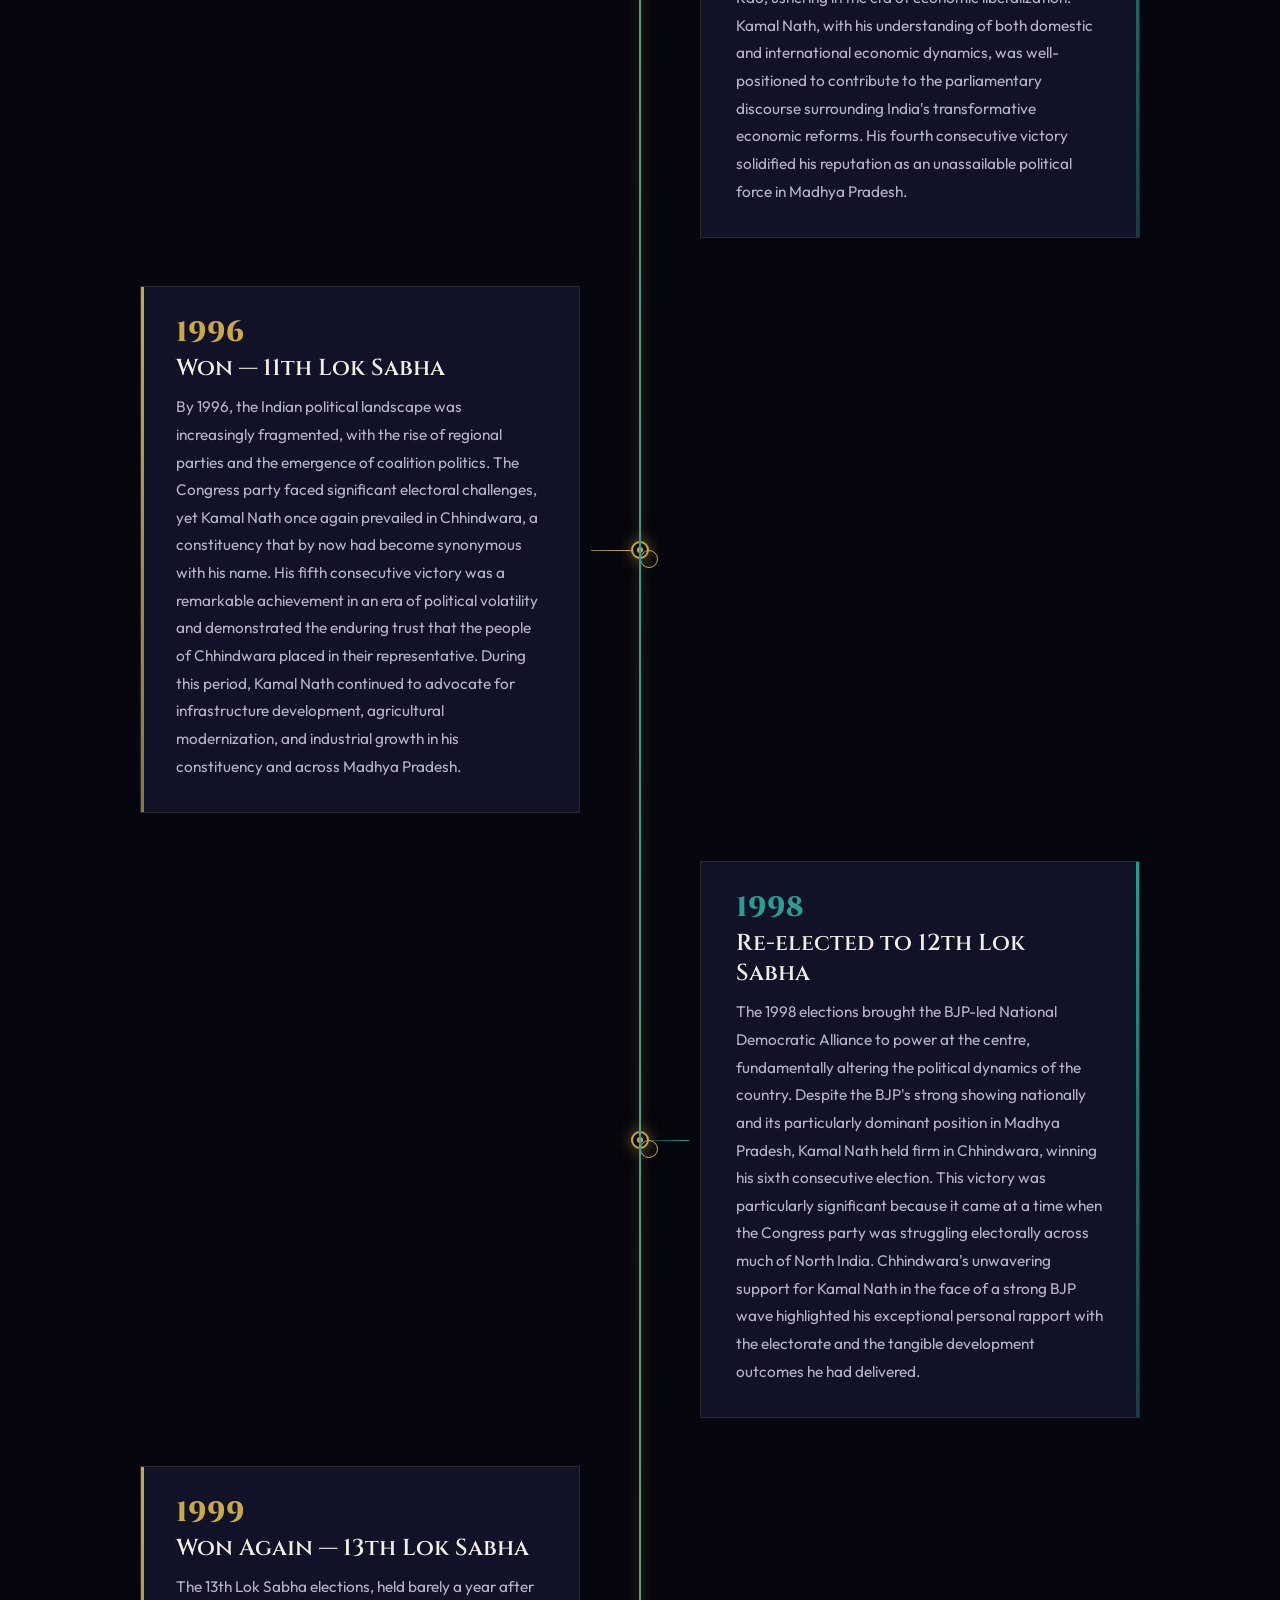
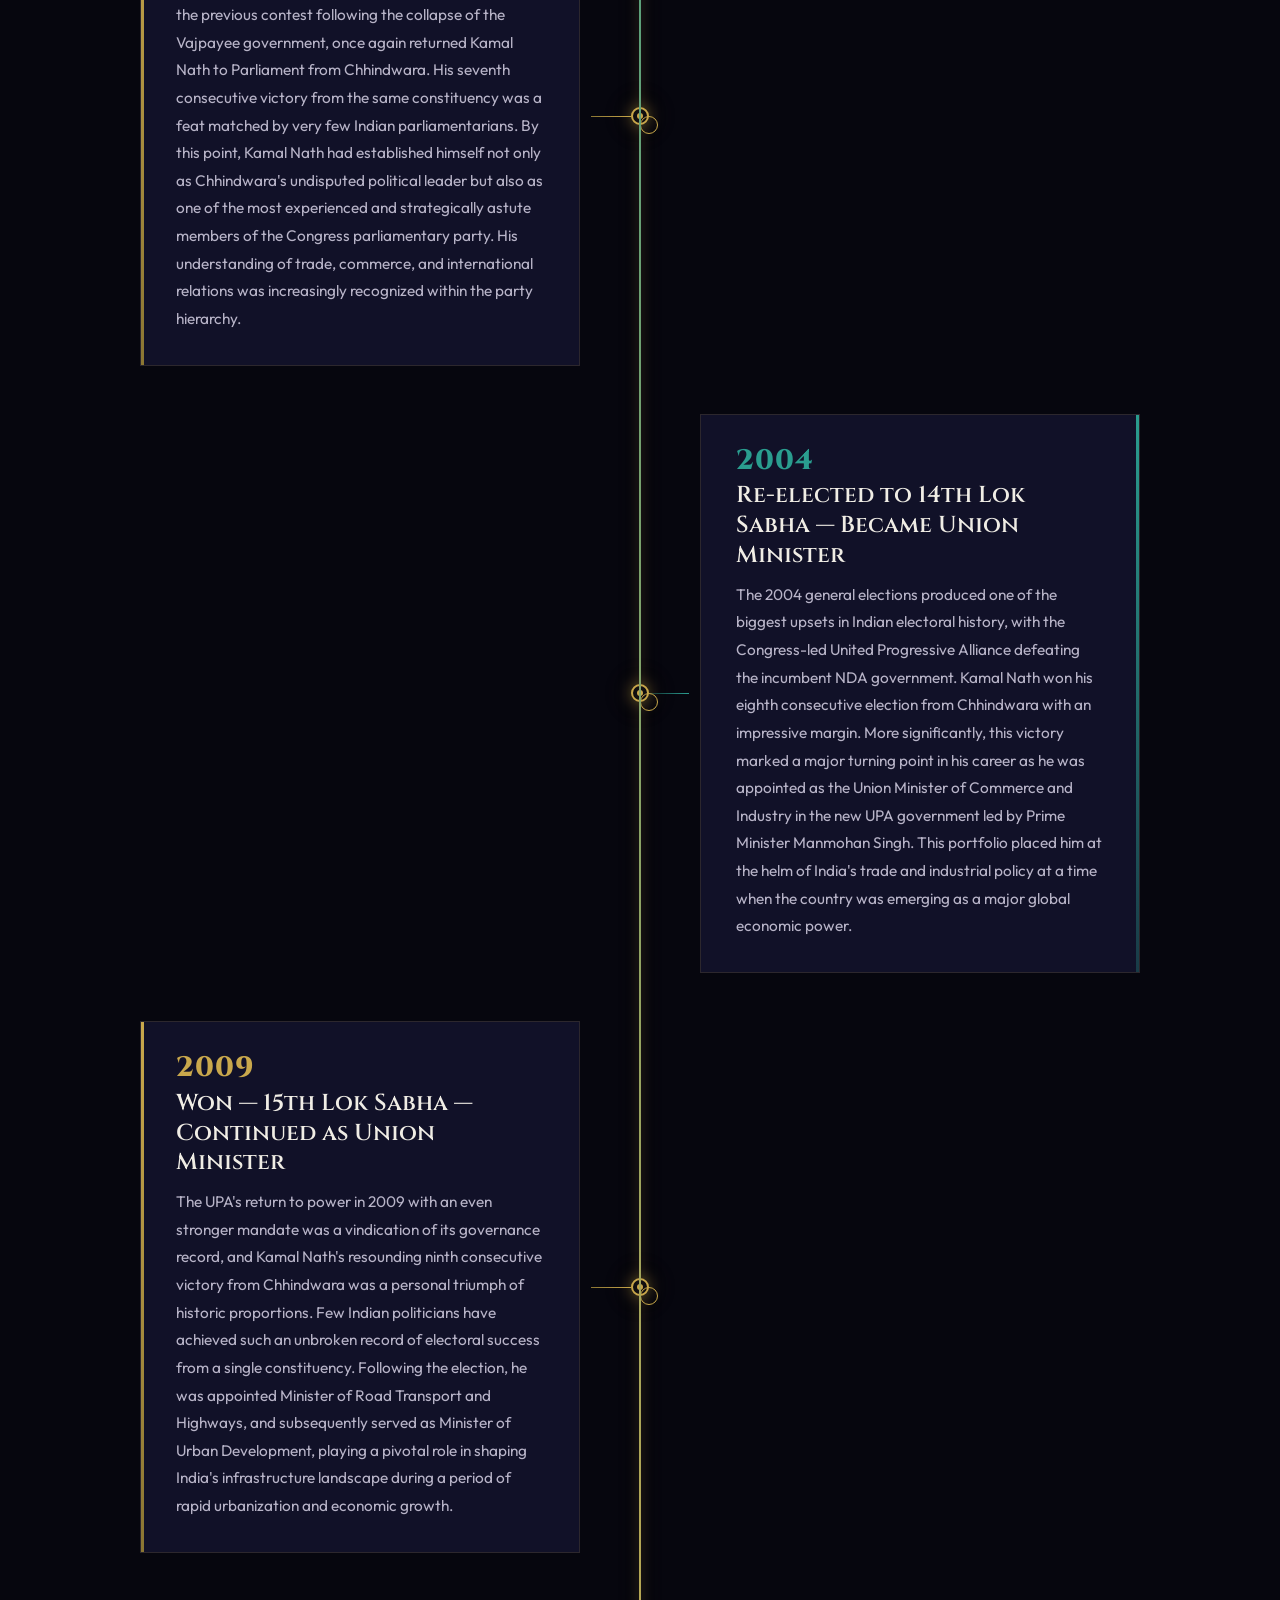
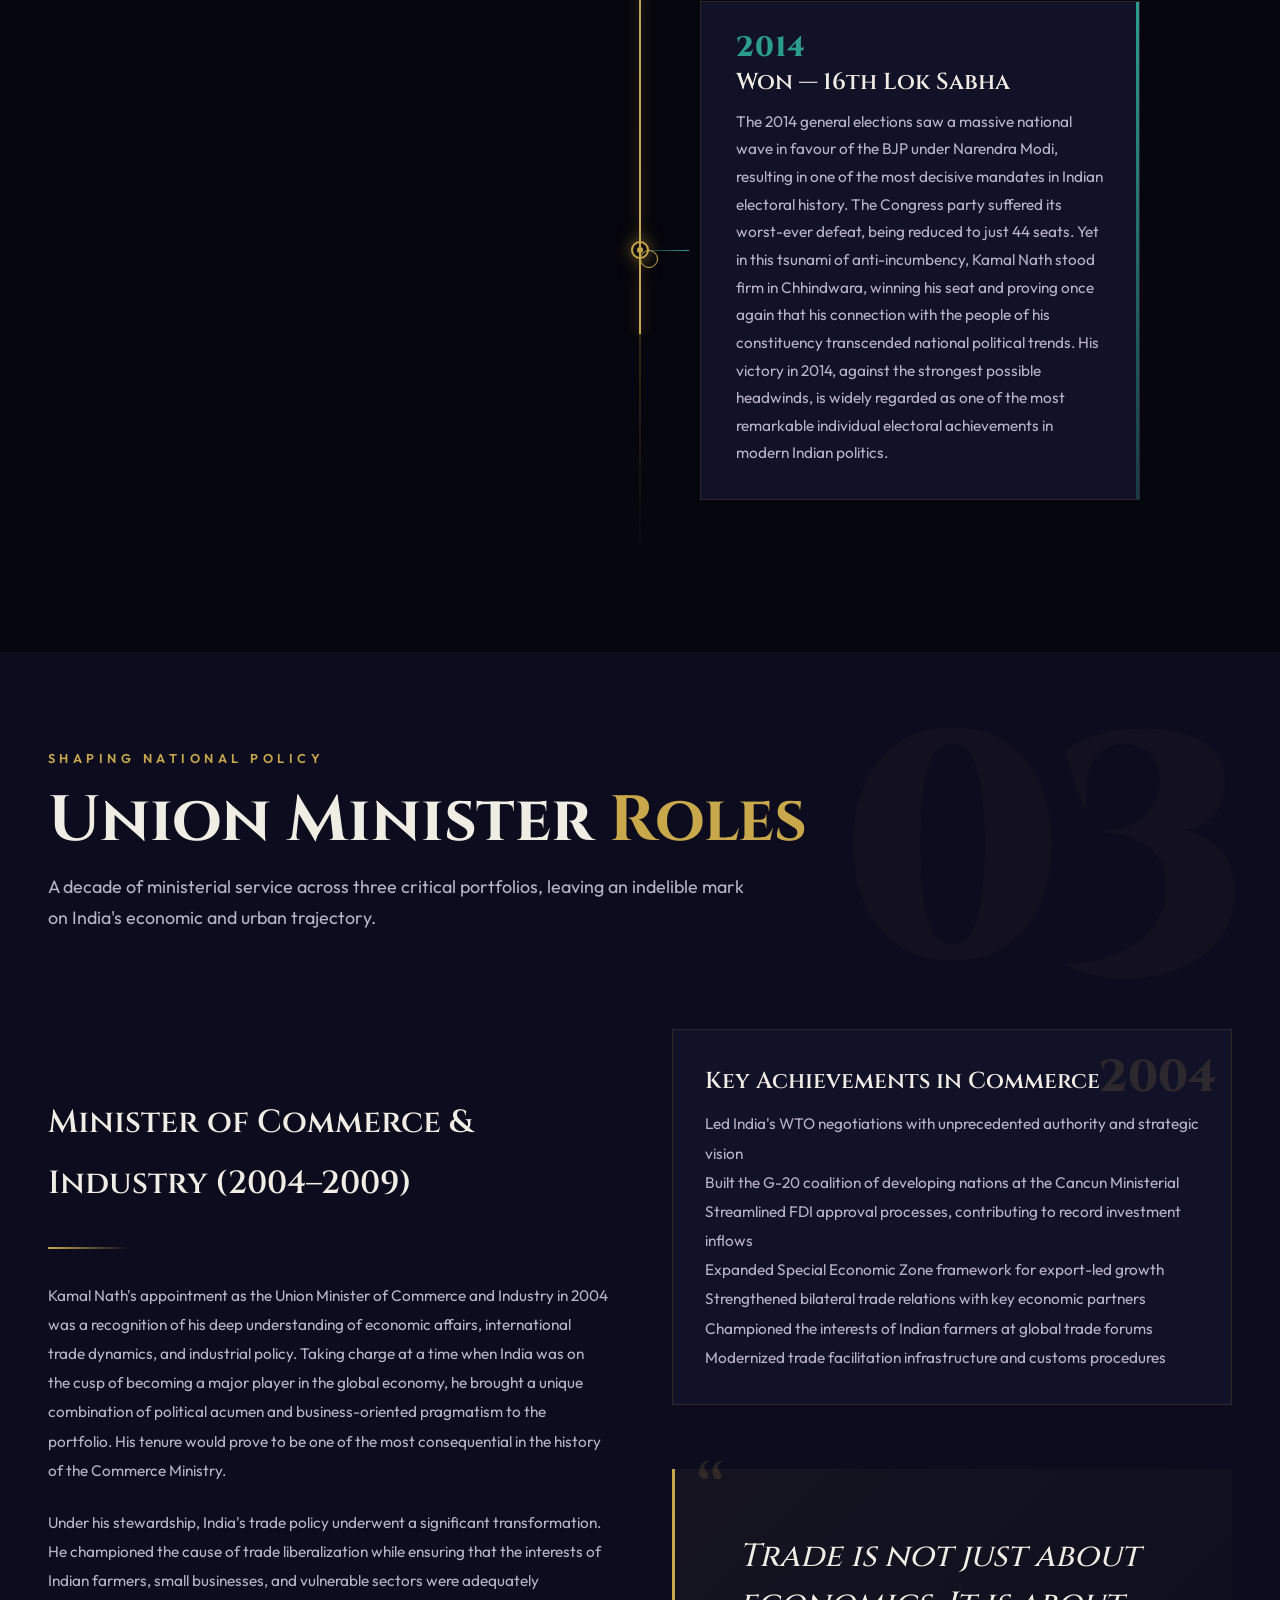
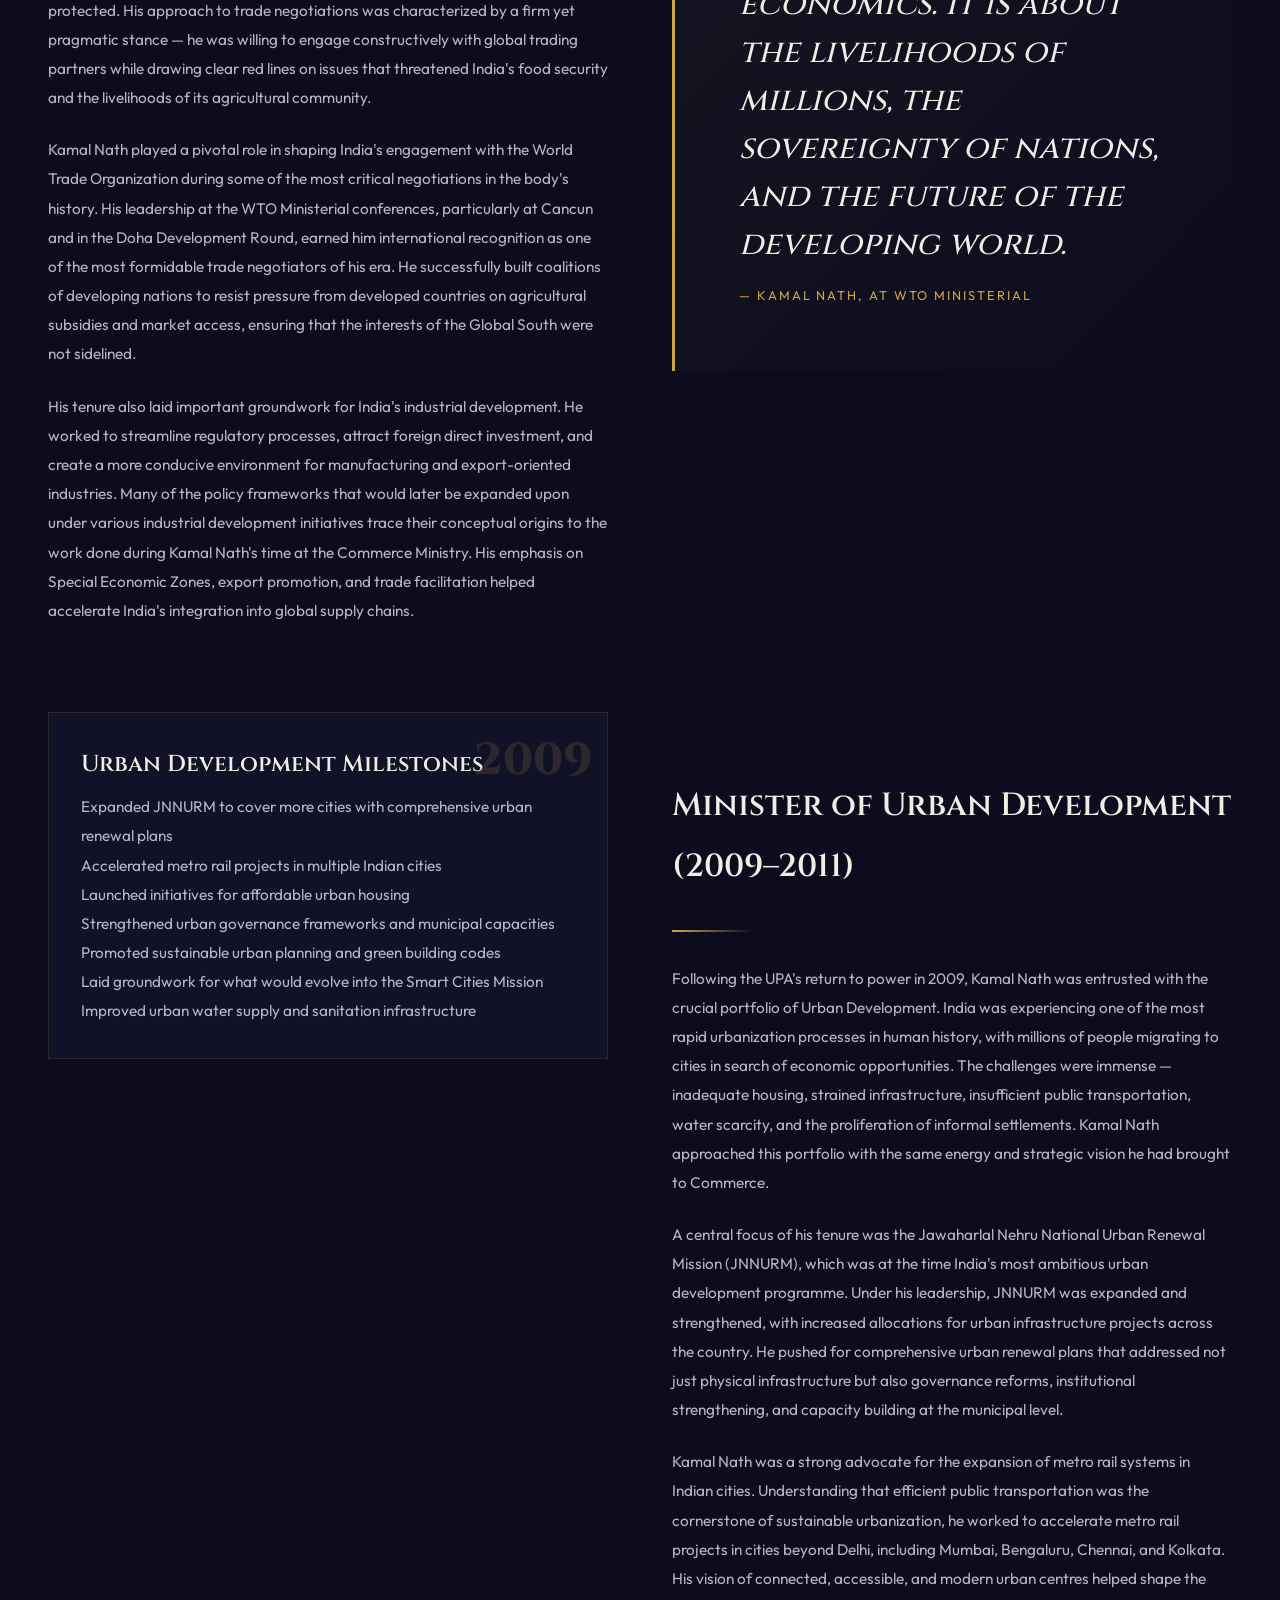
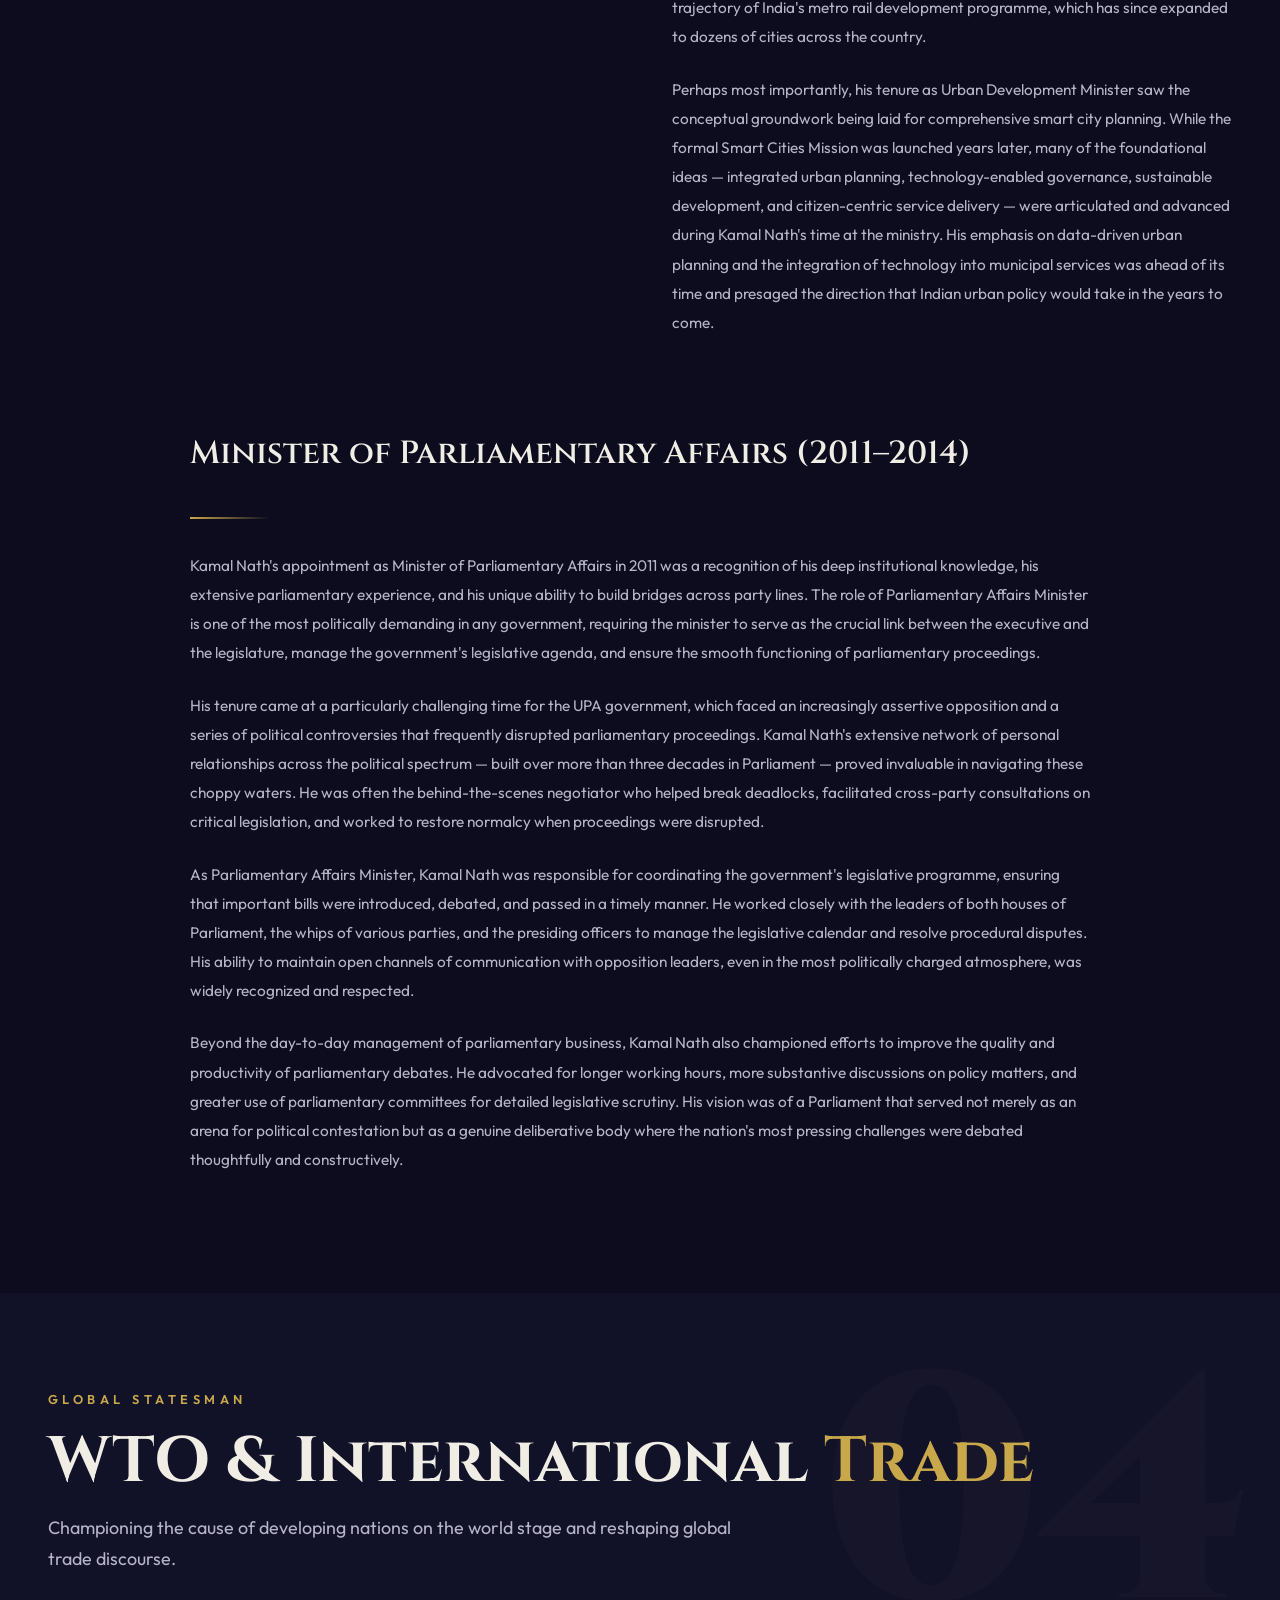
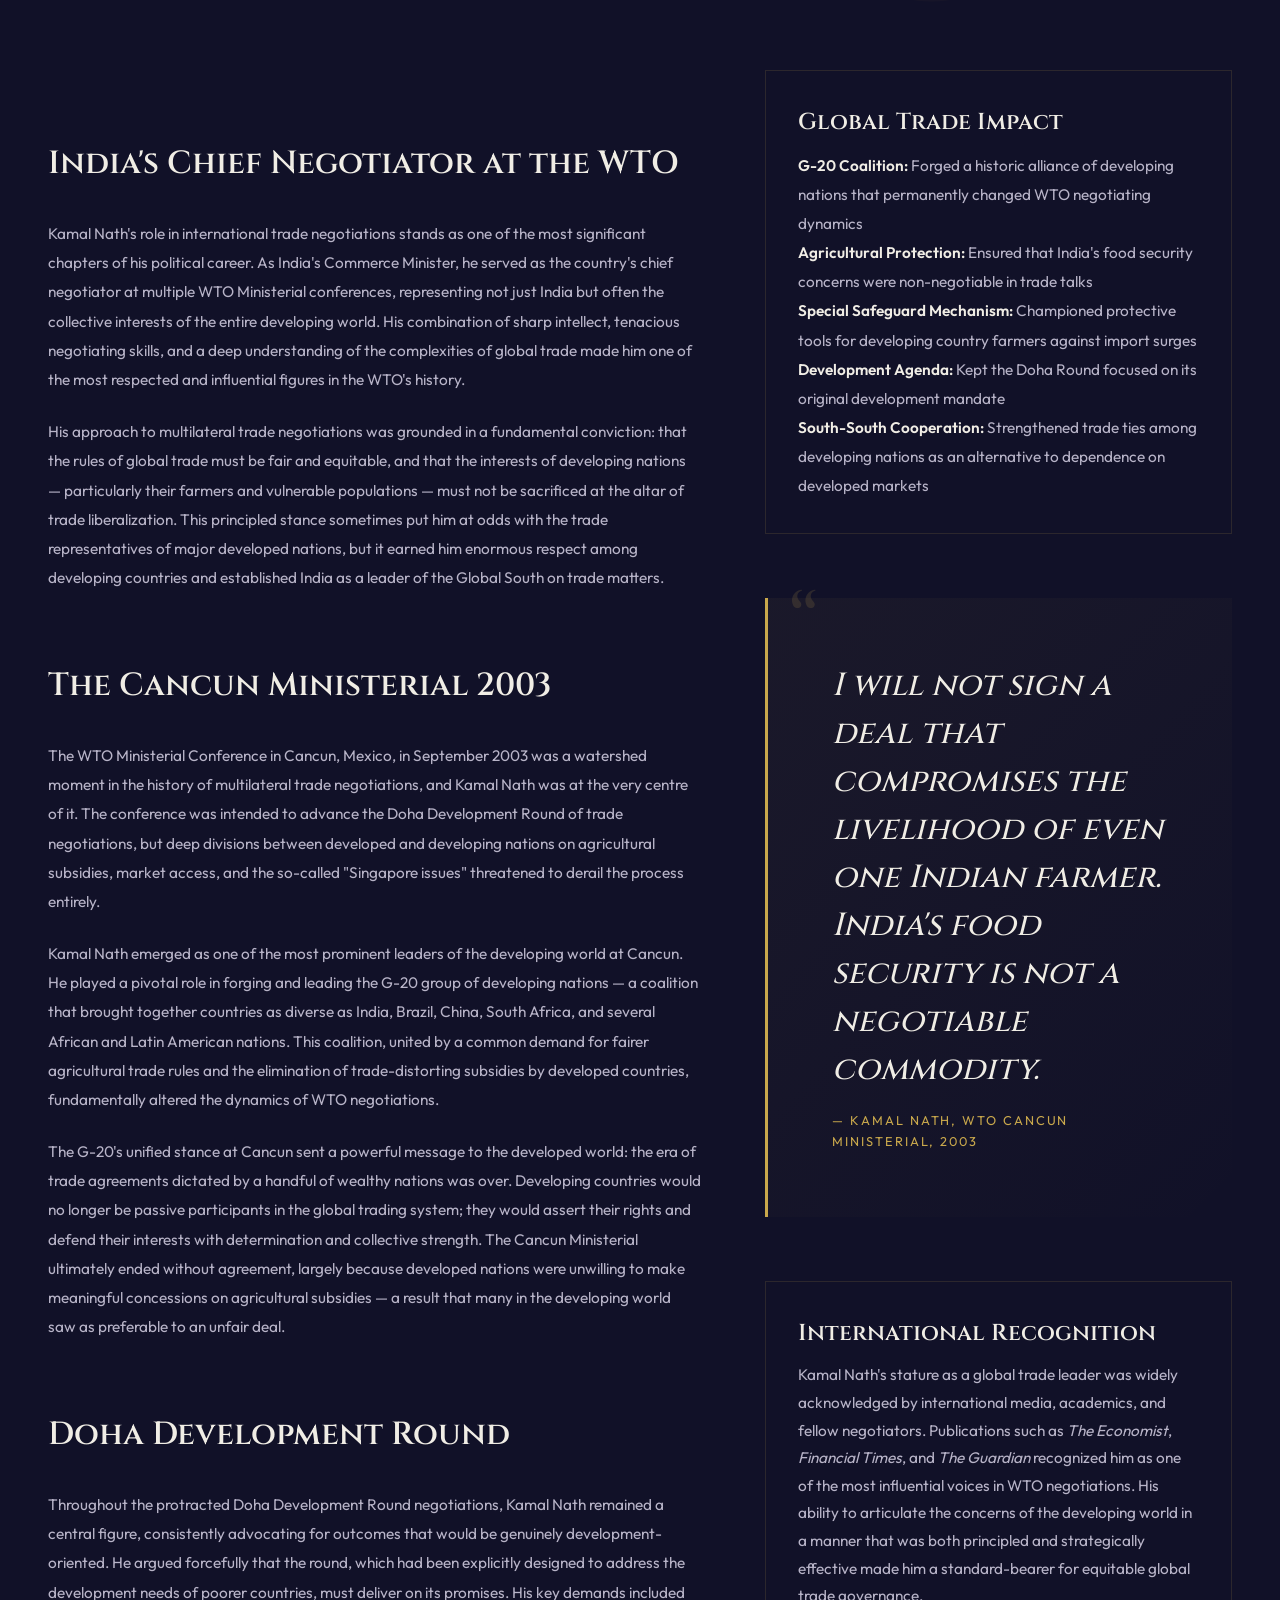
<file: en/political-journey.html>
<!DOCTYPE html>
<html lang="en">
<head>
  <meta charset="UTF-8">
  <meta name="viewport" content="width=device-width, initial-scale=1.0">
  <meta name="description" content="The political journey of Kamal Nath - Five decades of service to the nation spanning parliamentary career, union ministerships, and Chief Ministership of Madhya Pradesh.">
  <title>Political Journey | Kamal Nath - Official Website</title>
  <link rel="stylesheet" href="../css/style.css">
  <link rel="icon" type="image/x-icon" href="../images/favicon.ico">
</head>
<body>

  <!-- Loading Screen -->
  <div class="loader">
    <div class="loader__emblem"></div>
    <div class="loader__text">Kamal Nath</div>
  </div>

  <!-- Particle Canvas -->
  <canvas id="particle-canvas"></canvas>

  <!-- Navigation -->
  <nav class="nav">
    <a href="index.html" class="nav__logo">
      <div class="nav__logo-emblem">
        <span class="ashoka-spoke"></span>
      </div>
      <div>
        <span class="nav__logo-text">Kamal Nath</span>
        <span class="nav__logo-subtitle">Public Service</span>
      </div>
    </a>

    <div class="nav__links">
      <a href="index.html" class="nav__link">Home</a>
      <a href="biography.html" class="nav__link">Biography</a>
      <a href="political-journey.html" class="nav__link active">Political Journey</a>
      <a href="achievements.html" class="nav__link">Achievements</a>
      <a href="vision-values.html" class="nav__link">Vision &amp; Values</a>
      <a href="chhindwara.html" class="nav__link">Chhindwara</a>
      <a href="contact.html" class="nav__link">Contact</a>
      <div class="lang-toggle">
        <a href="political-journey.html" class="lang-toggle__btn active">EN</a>
        <a href="../hi/political-journey.html" class="lang-toggle__btn">HI</a>
      </div>
    </div>

    <button class="nav__hamburger" aria-label="Toggle navigation">
      <span></span>
      <span></span>
      <span></span>
    </button>
  </nav>

  <!-- Mobile Navigation Overlay -->
  <div class="nav__mobile-overlay">
    <a href="index.html" class="nav__link">Home</a>
    <a href="biography.html" class="nav__link">Biography</a>
    <a href="political-journey.html" class="nav__link active">Political Journey</a>
    <a href="achievements.html" class="nav__link">Achievements</a>
    <a href="vision-values.html" class="nav__link">Vision &amp; Values</a>
    <a href="chhindwara.html" class="nav__link">Chhindwara</a>
    <a href="contact.html" class="nav__link">Contact</a>
    <div class="lang-toggle">
      <a href="political-journey.html" class="lang-toggle__btn active">EN</a>
      <a href="../hi/political-journey.html" class="lang-toggle__btn">HI</a>
    </div>
  </div>

  <!-- Page Header -->
  <header class="page-header">
    <div class="page-header__bg">
      <img src="../images/kamal-nath-cm.jpg" alt="Kamal Nath">
      <div class="page-header__bg-overlay"></div>
    </div>
    <div class="page-header__content">
      <h1 class="page-header__title">Political <span class="gold">Journey</span></h1>
      <p class="page-header__subtitle">Five Decades of Service to the Nation</p>
    </div>
    <div class="page-header__diagonal"></div>
  </header>

  <!-- Stats Section -->
  <section class="section section--void">
    <div class="section__container">
      <div class="stats-row reveal">
        <div class="stat-item">
          <div class="stat-item__number" data-count="50" data-suffix="+">0+</div>
          <div class="stat-item__label">Years in Politics</div>
        </div>
        <div class="stat-item">
          <div class="stat-item__number" data-count="9">0</div>
          <div class="stat-item__label">Lok Sabha Victories</div>
        </div>
        <div class="stat-item">
          <div class="stat-item__number" data-count="3">0</div>
          <div class="stat-item__label">Union Minister Portfolios</div>
        </div>
        <div class="stat-item">
          <div class="stat-item__number" data-count="1">0</div>
          <div class="stat-item__label">Chief Ministership</div>
        </div>
      </div>
    </div>
  </section>

  <!-- Early Political Career -->
  <section class="section section--dark">
    <div class="section__container">
      <span class="section__bg-number">01</span>
      <div class="section__header reveal">
        <p class="section__overline">The Beginning</p>
        <h2 class="section__title">Early Political <span class="gold">Career</span></h2>
        <p class="section__subtitle">Forging the foundations of a lifetime dedicated to public service during the transformative decade of the 1970s.</p>
      </div>

      <div class="grid-asymmetric">
        <div class="prose reveal reveal--left">
          <h3>Youth Congress &amp; Organizational Leadership</h3>
          <p>Kamal Nath's entry into the political arena was shaped by the turbulent and transformative political landscape of India in the late 1960s and early 1970s. As a young man drawn to the ideals of democratic governance and social justice, he gravitated naturally towards the Indian National Congress, the party that had led India's independence movement and was steering the young nation through its formative decades. His early involvement was marked by an unmistakable energy and organizational acumen that quickly set him apart from his peers.</p>
          <p>It was during his years with the Indian Youth Congress that Kamal Nath truly came into his own as a political organizer of exceptional calibre. He demonstrated a rare ability to connect with young people across diverse backgrounds, articulating a vision of India that resonated with the aspirations of a generation eager to contribute to nation-building. His work with the Youth Congress was not merely ceremonial; he was instrumental in building robust grassroots networks that would become the backbone of the Congress party's organizational strength in Madhya Pradesh and beyond.</p>
          <p>His organizational talents were recognized early on by the senior leadership of the Congress party. Kamal Nath's capacity to mobilize volunteers, coordinate large-scale campaigns, and build lasting institutional frameworks within the party earned him a reputation as one of the most capable young leaders of his generation. He understood instinctively that political power was built not in the corridors of Parliament alone, but in the villages, towns, and district offices where the real work of democracy unfolded every day.</p>

          <h3>Association with Sanjay Gandhi</h3>
          <p>One of the most formative chapters of Kamal Nath's early political life was his close association with Sanjay Gandhi, the younger son of Prime Minister Indira Gandhi. Sanjay Gandhi, who was emerging as a dynamic and controversial force within the Congress party, recognized in Kamal Nath a kindred spirit &mdash; a young leader with the vision, drive, and organizational skills to help reshape the party for a new era. This association placed Kamal Nath at the very epicentre of the Congress party's power structure during one of the most consequential periods in Indian political history.</p>
          <p>Through his proximity to Sanjay Gandhi, Kamal Nath gained invaluable exposure to the highest levels of national politics. He was involved in strategic discussions, campaign planning, and organizational restructuring at a time when the Congress party was undergoing significant internal transformation. This experience gave him a deep understanding of political strategy, coalition-building, and the complex dynamics of power that would serve him throughout his career. The networks he built during this period, spanning state and national politics, became enduring pillars of his political influence.</p>

          <h3>Building Grassroots Networks</h3>
          <p>While his connections to the party's central leadership were significant, Kamal Nath never lost sight of the importance of grassroots politics. He spent considerable time travelling through the rural heartlands of Madhya Pradesh, understanding the challenges faced by ordinary citizens &mdash; farmers struggling with inadequate irrigation, villages without proper roads or electricity, and communities lacking access to basic healthcare and education. These experiences shaped his political philosophy and instilled in him a deep commitment to development-oriented governance that would define his later career.</p>
          <p>His grassroots work during the 1970s was not limited to Madhya Pradesh alone. As a rising figure in the Youth Congress, he helped coordinate party activities across multiple states, building a pan-Indian network of political allies and supporters. This broad base of support and his demonstrated organizational skills made him a natural choice when the party looked for strong candidates to contest parliamentary elections, setting the stage for his historic first victory from Chhindwara in 1980.</p>

          <h3>The Emergency Period (1975-77)</h3>
          <p>The declaration of Emergency by Prime Minister Indira Gandhi in June 1975 was one of the most controversial and consequential episodes in Indian democratic history. For young political leaders like Kamal Nath, the Emergency period presented both challenges and opportunities. As a loyalist of the Congress party and an associate of Sanjay Gandhi, Kamal Nath navigated this complex period with political pragmatism, continuing his organizational work while the nation grappled with the suspension of civil liberties and the centralization of executive power.</p>
          <p>The Emergency and its aftermath &mdash; the Congress party's stunning defeat in the 1977 general elections &mdash; provided crucial lessons for Kamal Nath and his generation of political leaders. The experience underscored the importance of maintaining a strong connection with the electorate, the dangers of political overreach, and the resilience of India's democratic institutions. These lessons informed Kamal Nath's subsequent approach to politics, which emphasized consultative governance, responsiveness to public sentiment, and respect for democratic norms and processes.</p>
        </div>

        <div class="reveal reveal--right">
          <div class="img-diagonal img-reveal" style="margin-bottom: var(--space-md);">
            <img src="../images/kamal-nath-cm.jpg" alt="Kamal Nath - Political Journey" loading="lazy">
          </div>

          <div class="quote-block mt-lg">
            <p class="quote-block__text">True leadership is built not in the halls of power, but in the service of the people who place their trust in you.</p>
            <p class="quote-block__attribution">&mdash; Kamal Nath</p>
          </div>
        </div>
      </div>
    </div>
  </section>

  <!-- Parliamentary Career Timeline -->
  <section class="section section--void">
    <div class="section__container">
      <span class="section__bg-number">02</span>
      <div class="section__header reveal">
        <p class="section__overline">Nine Consecutive Victories</p>
        <h2 class="section__title">Parliamentary <span class="gold">Career</span></h2>
        <p class="section__subtitle">An unbroken record of electoral triumphs from Chhindwara spanning over three decades, reflecting an extraordinary bond between leader and constituency.</p>
      </div>

      <div class="milestones">
        <div class="milestone">
          <div class="milestone__marker">1980</div>
          <div class="milestone__body">
            <div class="milestone__year">1980</div>
            <div class="milestone__title">First Election to Lok Sabha &mdash; 7th Lok Sabha</div>
            <div class="milestone__text">In the watershed general elections of 1980, Kamal Nath contested and won his first parliamentary seat from the Chhindwara constituency in Madhya Pradesh. This election, held in the wake of the Janata Party's collapse and the resurgent appeal of Indira Gandhi, marked the beginning of an extraordinary parliamentary career. At a relatively young age, Kamal Nath's victory signalled the arrival of a new generation of Congress leaders capable of connecting with voters in India's heartland. His margin of victory was a testament to the grassroots networks he had painstakingly built during the previous decade, and it established Chhindwara as a Congress stronghold that would endure for decades.</div>
          </div>
        </div>

        <div class="milestone">
          <div class="milestone__marker">1984</div>
          <div class="milestone__body">
            <div class="milestone__year">1984</div>
            <div class="milestone__title">Re-elected to 8th Lok Sabha &mdash; The Rajiv Gandhi Wave</div>
            <div class="milestone__text">The 1984 general elections, held in the aftermath of Prime Minister Indira Gandhi's assassination, produced a historic mandate for the Congress party under the leadership of Rajiv Gandhi. Kamal Nath rode this unprecedented wave of public sympathy and support to secure a commanding re-election from Chhindwara. His increased victory margin reflected not only the national mood but also his growing stature as an effective parliamentarian and a dedicated representative of his constituency. During this term, he deepened his engagement with national policy issues and began to emerge as a voice on matters of economic development and infrastructure.</div>
          </div>
        </div>

        <div class="milestone">
          <div class="milestone__marker">1989</div>
          <div class="milestone__body">
            <div class="milestone__year">1989</div>
            <div class="milestone__title">Won Again &mdash; 9th Lok Sabha</div>
            <div class="milestone__text">The 1989 elections were a severe test for the Congress party nationally, as anti-incumbency and the Bofors scandal eroded its support base. While the party lost power at the centre, Kamal Nath's personal popularity and deep connection with the people of Chhindwara ensured his re-election. His victory in a year when many senior Congress leaders lost their seats underscored the unique political bond he had cultivated with his constituents. This achievement demonstrated that his support was not merely a reflection of party fortunes but was rooted in the tangible development work he had delivered to the region.</div>
          </div>
        </div>

        <div class="milestone">
          <div class="milestone__marker">1991</div>
          <div class="milestone__body">
            <div class="milestone__year">1991</div>
            <div class="milestone__title">Re-elected to 10th Lok Sabha</div>
            <div class="milestone__text">The 1991 elections, conducted in the shadow of Rajiv Gandhi's tragic assassination, were among the most emotionally charged in Indian history. Kamal Nath won convincingly once again, extending his unbroken streak of victories from Chhindwara. The Congress party returned to power at the centre under P.V. Narasimha Rao, ushering in the era of economic liberalization. Kamal Nath, with his understanding of both domestic and international economic dynamics, was well-positioned to contribute to the parliamentary discourse surrounding India's transformative economic reforms. His fourth consecutive victory solidified his reputation as an unassailable political force in Madhya Pradesh.</div>
          </div>
        </div>

        <div class="milestone">
          <div class="milestone__marker">1996</div>
          <div class="milestone__body">
            <div class="milestone__year">1996</div>
            <div class="milestone__title">Won &mdash; 11th Lok Sabha</div>
            <div class="milestone__text">By 1996, the Indian political landscape was increasingly fragmented, with the rise of regional parties and the emergence of coalition politics. The Congress party faced significant electoral challenges, yet Kamal Nath once again prevailed in Chhindwara, a constituency that by now had become synonymous with his name. His fifth consecutive victory was a remarkable achievement in an era of political volatility and demonstrated the enduring trust that the people of Chhindwara placed in their representative. During this period, Kamal Nath continued to advocate for infrastructure development, agricultural modernization, and industrial growth in his constituency and across Madhya Pradesh.</div>
          </div>
        </div>

        <div class="milestone">
          <div class="milestone__marker">1998</div>
          <div class="milestone__body">
            <div class="milestone__year">1998</div>
            <div class="milestone__title">Re-elected to 12th Lok Sabha</div>
            <div class="milestone__text">The 1998 elections brought the BJP-led National Democratic Alliance to power at the centre, fundamentally altering the political dynamics of the country. Despite the BJP's strong showing nationally and its particularly dominant position in Madhya Pradesh, Kamal Nath held firm in Chhindwara, winning his sixth consecutive election. This victory was particularly significant because it came at a time when the Congress party was struggling electorally across much of North India. Chhindwara's unwavering support for Kamal Nath in the face of a strong BJP wave highlighted his exceptional personal rapport with the electorate and the tangible development outcomes he had delivered.</div>
          </div>
        </div>

        <div class="milestone">
          <div class="milestone__marker">1999</div>
          <div class="milestone__body">
            <div class="milestone__year">1999</div>
            <div class="milestone__title">Won Again &mdash; 13th Lok Sabha</div>
            <div class="milestone__text">The 13th Lok Sabha elections, held barely a year after the previous contest following the collapse of the Vajpayee government, once again returned Kamal Nath to Parliament from Chhindwara. His seventh consecutive victory from the same constituency was a feat matched by very few Indian parliamentarians. By this point, Kamal Nath had established himself not only as Chhindwara's undisputed political leader but also as one of the most experienced and strategically astute members of the Congress parliamentary party. His understanding of trade, commerce, and international relations was increasingly recognized within the party hierarchy.</div>
          </div>
        </div>

        <div class="milestone">
          <div class="milestone__marker">2004</div>
          <div class="milestone__body">
            <div class="milestone__year">2004</div>
            <div class="milestone__title">Re-elected to 14th Lok Sabha &mdash; Became Union Minister</div>
            <div class="milestone__text">The 2004 general elections produced one of the biggest upsets in Indian electoral history, with the Congress-led United Progressive Alliance defeating the incumbent NDA government. Kamal Nath won his eighth consecutive election from Chhindwara with an impressive margin. More significantly, this victory marked a major turning point in his career as he was appointed as the Union Minister of Commerce and Industry in the new UPA government led by Prime Minister Manmohan Singh. This portfolio placed him at the helm of India's trade and industrial policy at a time when the country was emerging as a major global economic power.</div>
          </div>
        </div>

        <div class="milestone">
          <div class="milestone__marker">2009</div>
          <div class="milestone__body">
            <div class="milestone__year">2009</div>
            <div class="milestone__title">Won &mdash; 15th Lok Sabha &mdash; Continued as Union Minister</div>
            <div class="milestone__text">The UPA's return to power in 2009 with an even stronger mandate was a vindication of its governance record, and Kamal Nath's resounding ninth consecutive victory from Chhindwara was a personal triumph of historic proportions. Few Indian politicians have achieved such an unbroken record of electoral success from a single constituency. Following the election, he was appointed Minister of Road Transport and Highways, and subsequently served as Minister of Urban Development, playing a pivotal role in shaping India's infrastructure landscape during a period of rapid urbanization and economic growth.</div>
          </div>
        </div>

        <div class="milestone">
          <div class="milestone__marker">2014</div>
          <div class="milestone__body">
            <div class="milestone__year">2014</div>
            <div class="milestone__title">Won &mdash; 16th Lok Sabha</div>
            <div class="milestone__text">The 2014 general elections saw a massive national wave in favour of the BJP under Narendra Modi, resulting in one of the most decisive mandates in Indian electoral history. The Congress party suffered its worst-ever defeat, being reduced to just 44 seats. Yet in this tsunami of anti-incumbency, Kamal Nath stood firm in Chhindwara, winning his seat and proving once again that his connection with the people of his constituency transcended national political trends. His victory in 2014, against the strongest possible headwinds, is widely regarded as one of the most remarkable individual electoral achievements in modern Indian politics.</div>
          </div>
        </div>
      </div>
    </div>
  </section>

  <!-- Union Minister Roles -->
  <section class="section section--dark">
    <div class="section__container">
      <span class="section__bg-number">03</span>
      <div class="section__header reveal">
        <p class="section__overline">Shaping National Policy</p>
        <h2 class="section__title">Union Minister <span class="gold">Roles</span></h2>
        <p class="section__subtitle">A decade of ministerial service across three critical portfolios, leaving an indelible mark on India's economic and urban trajectory.</p>
      </div>

      <!-- Commerce & Industry -->
      <div class="grid-halves mb-lg">
        <div class="prose reveal reveal--left">
          <h3>Minister of Commerce &amp; Industry (2004&ndash;2009)</h3>
          <div class="gold-sep"></div>
          <p>Kamal Nath's appointment as the Union Minister of Commerce and Industry in 2004 was a recognition of his deep understanding of economic affairs, international trade dynamics, and industrial policy. Taking charge at a time when India was on the cusp of becoming a major player in the global economy, he brought a unique combination of political acumen and business-oriented pragmatism to the portfolio. His tenure would prove to be one of the most consequential in the history of the Commerce Ministry.</p>
          <p>Under his stewardship, India's trade policy underwent a significant transformation. He championed the cause of trade liberalization while ensuring that the interests of Indian farmers, small businesses, and vulnerable sectors were adequately protected. His approach to trade negotiations was characterized by a firm yet pragmatic stance &mdash; he was willing to engage constructively with global trading partners while drawing clear red lines on issues that threatened India's food security and the livelihoods of its agricultural community.</p>
          <p>Kamal Nath played a pivotal role in shaping India's engagement with the World Trade Organization during some of the most critical negotiations in the body's history. His leadership at the WTO Ministerial conferences, particularly at Cancun and in the Doha Development Round, earned him international recognition as one of the most formidable trade negotiators of his era. He successfully built coalitions of developing nations to resist pressure from developed countries on agricultural subsidies and market access, ensuring that the interests of the Global South were not sidelined.</p>
          <p>His tenure also laid important groundwork for India's industrial development. He worked to streamline regulatory processes, attract foreign direct investment, and create a more conducive environment for manufacturing and export-oriented industries. Many of the policy frameworks that would later be expanded upon under various industrial development initiatives trace their conceptual origins to the work done during Kamal Nath's time at the Commerce Ministry. His emphasis on Special Economic Zones, export promotion, and trade facilitation helped accelerate India's integration into global supply chains.</p>
        </div>

        <div class="reveal reveal--right">
          <div class="card glow-card">
            <span class="card__year">2004</span>
            <div class="card__title">Key Achievements in Commerce</div>
            <div class="card__text">
              <ul class="prose">
                <li>Led India's WTO negotiations with unprecedented authority and strategic vision</li>
                <li>Built the G-20 coalition of developing nations at the Cancun Ministerial</li>
                <li>Streamlined FDI approval processes, contributing to record investment inflows</li>
                <li>Expanded Special Economic Zone framework for export-led growth</li>
                <li>Strengthened bilateral trade relations with key economic partners</li>
                <li>Championed the interests of Indian farmers at global trade forums</li>
                <li>Modernized trade facilitation infrastructure and customs procedures</li>
              </ul>
            </div>
          </div>

          <div class="quote-block mt-lg">
            <p class="quote-block__text">Trade is not just about economics. It is about the livelihoods of millions, the sovereignty of nations, and the future of the developing world.</p>
            <p class="quote-block__attribution">&mdash; Kamal Nath, at WTO Ministerial</p>
          </div>
        </div>
      </div>

      <!-- Urban Development -->
      <div class="grid-halves mb-lg">
        <div class="reveal reveal--left">
          <div class="card glow-card">
            <span class="card__year">2009</span>
            <div class="card__title">Urban Development Milestones</div>
            <div class="card__text">
              <ul class="prose">
                <li>Expanded JNNURM to cover more cities with comprehensive urban renewal plans</li>
                <li>Accelerated metro rail projects in multiple Indian cities</li>
                <li>Launched initiatives for affordable urban housing</li>
                <li>Strengthened urban governance frameworks and municipal capacities</li>
                <li>Promoted sustainable urban planning and green building codes</li>
                <li>Laid groundwork for what would evolve into the Smart Cities Mission</li>
                <li>Improved urban water supply and sanitation infrastructure</li>
              </ul>
            </div>
          </div>
        </div>

        <div class="prose reveal reveal--right">
          <h3>Minister of Urban Development (2009&ndash;2011)</h3>
          <div class="gold-sep"></div>
          <p>Following the UPA's return to power in 2009, Kamal Nath was entrusted with the crucial portfolio of Urban Development. India was experiencing one of the most rapid urbanization processes in human history, with millions of people migrating to cities in search of economic opportunities. The challenges were immense &mdash; inadequate housing, strained infrastructure, insufficient public transportation, water scarcity, and the proliferation of informal settlements. Kamal Nath approached this portfolio with the same energy and strategic vision he had brought to Commerce.</p>
          <p>A central focus of his tenure was the Jawaharlal Nehru National Urban Renewal Mission (JNNURM), which was at the time India's most ambitious urban development programme. Under his leadership, JNNURM was expanded and strengthened, with increased allocations for urban infrastructure projects across the country. He pushed for comprehensive urban renewal plans that addressed not just physical infrastructure but also governance reforms, institutional strengthening, and capacity building at the municipal level.</p>
          <p>Kamal Nath was a strong advocate for the expansion of metro rail systems in Indian cities. Understanding that efficient public transportation was the cornerstone of sustainable urbanization, he worked to accelerate metro rail projects in cities beyond Delhi, including Mumbai, Bengaluru, Chennai, and Kolkata. His vision of connected, accessible, and modern urban centres helped shape the trajectory of India's metro rail development programme, which has since expanded to dozens of cities across the country.</p>
          <p>Perhaps most importantly, his tenure as Urban Development Minister saw the conceptual groundwork being laid for comprehensive smart city planning. While the formal Smart Cities Mission was launched years later, many of the foundational ideas &mdash; integrated urban planning, technology-enabled governance, sustainable development, and citizen-centric service delivery &mdash; were articulated and advanced during Kamal Nath's time at the ministry. His emphasis on data-driven urban planning and the integration of technology into municipal services was ahead of its time and presaged the direction that Indian urban policy would take in the years to come.</p>
        </div>
      </div>

      <!-- Parliamentary Affairs -->
      <div class="section__container--narrow reveal">
        <h3 class="prose" style="font-family: var(--font-display); font-size: var(--fs-h3); font-weight: 600; color: var(--color-text-primary); margin-bottom: 0.75em;">Minister of Parliamentary Affairs (2011&ndash;2014)</h3>
        <div class="gold-sep"></div>
        <div class="prose">
          <p>Kamal Nath's appointment as Minister of Parliamentary Affairs in 2011 was a recognition of his deep institutional knowledge, his extensive parliamentary experience, and his unique ability to build bridges across party lines. The role of Parliamentary Affairs Minister is one of the most politically demanding in any government, requiring the minister to serve as the crucial link between the executive and the legislature, manage the government's legislative agenda, and ensure the smooth functioning of parliamentary proceedings.</p>
          <p>His tenure came at a particularly challenging time for the UPA government, which faced an increasingly assertive opposition and a series of political controversies that frequently disrupted parliamentary proceedings. Kamal Nath's extensive network of personal relationships across the political spectrum &mdash; built over more than three decades in Parliament &mdash; proved invaluable in navigating these choppy waters. He was often the behind-the-scenes negotiator who helped break deadlocks, facilitated cross-party consultations on critical legislation, and worked to restore normalcy when proceedings were disrupted.</p>
          <p>As Parliamentary Affairs Minister, Kamal Nath was responsible for coordinating the government's legislative programme, ensuring that important bills were introduced, debated, and passed in a timely manner. He worked closely with the leaders of both houses of Parliament, the whips of various parties, and the presiding officers to manage the legislative calendar and resolve procedural disputes. His ability to maintain open channels of communication with opposition leaders, even in the most politically charged atmosphere, was widely recognized and respected.</p>
          <p>Beyond the day-to-day management of parliamentary business, Kamal Nath also championed efforts to improve the quality and productivity of parliamentary debates. He advocated for longer working hours, more substantive discussions on policy matters, and greater use of parliamentary committees for detailed legislative scrutiny. His vision was of a Parliament that served not merely as an arena for political contestation but as a genuine deliberative body where the nation's most pressing challenges were debated thoughtfully and constructively.</p>
        </div>
      </div>
    </div>
  </section>

  <!-- WTO & International Trade -->
  <section class="section section--surface">
    <div class="section__container">
      <span class="section__bg-number">04</span>
      <div class="section__header reveal">
        <p class="section__overline">Global Statesman</p>
        <h2 class="section__title">WTO &amp; International <span class="gold">Trade</span></h2>
        <p class="section__subtitle">Championing the cause of developing nations on the world stage and reshaping global trade discourse.</p>
      </div>

      <div class="grid-asymmetric">
        <div class="prose reveal reveal--left">
          <h3>India's Chief Negotiator at the WTO</h3>
          <p>Kamal Nath's role in international trade negotiations stands as one of the most significant chapters of his political career. As India's Commerce Minister, he served as the country's chief negotiator at multiple WTO Ministerial conferences, representing not just India but often the collective interests of the entire developing world. His combination of sharp intellect, tenacious negotiating skills, and a deep understanding of the complexities of global trade made him one of the most respected and influential figures in the WTO's history.</p>
          <p>His approach to multilateral trade negotiations was grounded in a fundamental conviction: that the rules of global trade must be fair and equitable, and that the interests of developing nations &mdash; particularly their farmers and vulnerable populations &mdash; must not be sacrificed at the altar of trade liberalization. This principled stance sometimes put him at odds with the trade representatives of major developed nations, but it earned him enormous respect among developing countries and established India as a leader of the Global South on trade matters.</p>

          <h3>The Cancun Ministerial 2003</h3>
          <p>The WTO Ministerial Conference in Cancun, Mexico, in September 2003 was a watershed moment in the history of multilateral trade negotiations, and Kamal Nath was at the very centre of it. The conference was intended to advance the Doha Development Round of trade negotiations, but deep divisions between developed and developing nations on agricultural subsidies, market access, and the so-called "Singapore issues" threatened to derail the process entirely.</p>
          <p>Kamal Nath emerged as one of the most prominent leaders of the developing world at Cancun. He played a pivotal role in forging and leading the G-20 group of developing nations &mdash; a coalition that brought together countries as diverse as India, Brazil, China, South Africa, and several African and Latin American nations. This coalition, united by a common demand for fairer agricultural trade rules and the elimination of trade-distorting subsidies by developed countries, fundamentally altered the dynamics of WTO negotiations.</p>
          <p>The G-20's unified stance at Cancun sent a powerful message to the developed world: the era of trade agreements dictated by a handful of wealthy nations was over. Developing countries would no longer be passive participants in the global trading system; they would assert their rights and defend their interests with determination and collective strength. The Cancun Ministerial ultimately ended without agreement, largely because developed nations were unwilling to make meaningful concessions on agricultural subsidies &mdash; a result that many in the developing world saw as preferable to an unfair deal.</p>

          <h3>Doha Development Round</h3>
          <p>Throughout the protracted Doha Development Round negotiations, Kamal Nath remained a central figure, consistently advocating for outcomes that would be genuinely development-oriented. He argued forcefully that the round, which had been explicitly designed to address the development needs of poorer countries, must deliver on its promises. His key demands included substantial reductions in agricultural subsidies by developed countries, meaningful market access for developing country exports, and the preservation of special safeguard mechanisms to protect vulnerable farmers in the developing world.</p>
          <p>His negotiating strategy was notable for its sophistication and multi-dimensional approach. Rather than simply blocking proposals he found unfavourable, Kamal Nath consistently put forward constructive counter-proposals that sought to balance the legitimate interests of all parties. He maintained open channels of communication with his counterparts in the United States, the European Union, Japan, and other major trading nations, even as he held firm on India's core interests. This combination of firmness and flexibility earned him the respect of negotiators across the spectrum.</p>

          <h3>Standing Up for Farmers</h3>
          <p>Perhaps the most defining aspect of Kamal Nath's international trade career was his unwavering commitment to protecting the interests of India's farmers at global trade forums. For him, this was not merely a negotiating position but a deeply held conviction rooted in his understanding of rural India and the centrality of agriculture to the nation's economy and social fabric. He consistently argued that the livelihoods of hundreds of millions of small and marginal farmers could not be traded away in exchange for improved market access in other sectors.</p>
          <p>His insistence on food security provisions, the right of developing countries to protect their agricultural sectors from surges in subsidized imports, and the need for a Special Safeguard Mechanism for developing countries became defining issues in WTO negotiations. These positions, which he articulated with passion and intellectual rigour, helped ensure that India's food security concerns remained at the centre of global trade discussions and that any eventual agreement would have to accommodate the needs of the developing world's farming communities.</p>
        </div>

        <div class="reveal reveal--right">
          <div class="card glow-card mb-lg">
            <div class="card__title">Global Trade Impact</div>
            <div class="card__text">
              <ul class="prose">
                <li><strong>G-20 Coalition:</strong> Forged a historic alliance of developing nations that permanently changed WTO negotiating dynamics</li>
                <li><strong>Agricultural Protection:</strong> Ensured that India's food security concerns were non-negotiable in trade talks</li>
                <li><strong>Special Safeguard Mechanism:</strong> Championed protective tools for developing country farmers against import surges</li>
                <li><strong>Development Agenda:</strong> Kept the Doha Round focused on its original development mandate</li>
                <li><strong>South-South Cooperation:</strong> Strengthened trade ties among developing nations as an alternative to dependence on developed markets</li>
              </ul>
            </div>
          </div>

          <div class="quote-block">
            <p class="quote-block__text">I will not sign a deal that compromises the livelihood of even one Indian farmer. India's food security is not a negotiable commodity.</p>
            <p class="quote-block__attribution">&mdash; Kamal Nath, WTO Cancun Ministerial, 2003</p>
          </div>

          <div class="card glow-card mt-lg">
            <div class="card__title">International Recognition</div>
            <div class="card__text">
              <p>Kamal Nath's stature as a global trade leader was widely acknowledged by international media, academics, and fellow negotiators. Publications such as <em>The Economist</em>, <em>Financial Times</em>, and <em>The Guardian</em> recognized him as one of the most influential voices in WTO negotiations. His ability to articulate the concerns of the developing world in a manner that was both principled and strategically effective made him a standard-bearer for equitable global trade governance.</p>
            </div>
          </div>
        </div>
      </div>
    </div>
  </section>

  <!-- Chief Minister -->
  <section class="section section--void">
    <div class="section__container">
      <span class="section__bg-number">05</span>
      <div class="section__header reveal">
        <p class="section__overline">Leading Madhya Pradesh</p>
        <h2 class="section__title">Chief Minister of <span class="gold">Madhya Pradesh</span></h2>
        <p class="section__subtitle">A historic victory in 2018 and a governance agenda focused on farmer welfare, infrastructure, and inclusive development.</p>
      </div>

      <div class="grid-asymmetric">
        <div class="prose reveal reveal--left">
          <h3>Historic Victory in 2018</h3>
          <p>The Madhya Pradesh Assembly elections of December 2018 stand as one of the most significant electoral contests in the state's history. After fifteen years of continuous BJP rule under Shivraj Singh Chouhan, the Indian National Congress, under the leadership of Kamal Nath as the state party president and its chief ministerial candidate, achieved a remarkable victory. The Congress won 114 seats in the 230-member assembly, and with the support of allied parties and independents, Kamal Nath was sworn in as the Chief Minister of Madhya Pradesh on December 17, 2018.</p>
          <p>This victory was widely hailed as a personal triumph for Kamal Nath, who had been instrumental in crafting the party's campaign strategy, selecting candidates, and galvanizing the party machinery across the state. His campaign focused on the failures of the incumbent government on issues of farmer distress, unemployment, corruption, and the deterioration of public services. He presented a compelling alternative vision centred on responsive governance, agricultural revival, and investment in human capital, which resonated powerfully with the voters of Madhya Pradesh.</p>
          <p>The significance of this victory extended far beyond Madhya Pradesh. Coming just months before the 2019 general elections, it demonstrated that the BJP's dominance in Hindi heartland states was not invincible and that the Congress, under experienced and capable leadership, could still mount effective electoral challenges. For Kamal Nath personally, the Chief Ministership was the culmination of a political career spanning nearly four decades &mdash; an opportunity to implement at the state level the development vision he had long championed.</p>

          <h3>Farmer Welfare &mdash; Jai Kisan Fasal Rin Maafi Yojana</h3>
          <p>True to his campaign promise, one of the very first acts of the Kamal Nath government was the announcement of the Jai Kisan Fasal Rin Maafi Yojana &mdash; a comprehensive farm loan waiver scheme that sought to provide immediate relief to the distressed farming community of Madhya Pradesh. The scheme waived crop loans of up to two lakh rupees for small and marginal farmers, benefiting millions of farming families across the state.</p>
          <p>The farm loan waiver was not merely a populist gesture; it was part of a broader agricultural strategy that included measures to improve irrigation infrastructure, promote sustainable farming practices, ensure better price realization for farmers through improved market linkages, and strengthen the agricultural supply chain. Kamal Nath understood that while the loan waiver provided immediate relief, lasting prosperity for the farming community required structural reforms in the agricultural sector.</p>
          <p>The government also initiated programmes to promote crop diversification, improve soil health, expand access to agricultural credit and insurance, and invest in rural infrastructure such as farm-to-market roads and cold storage facilities. These initiatives reflected Kamal Nath's long-standing commitment to agricultural development, informed by his decades of experience in representing a predominantly rural constituency and his advocacy for farmers at the global level.</p>

          <h3>Infrastructure &amp; Governance Initiatives</h3>
          <p>The Kamal Nath government launched several ambitious infrastructure development programmes aimed at improving connectivity, urban amenities, and the overall quality of life for the people of Madhya Pradesh. Road construction was prioritized, with significant investments in both urban arterial roads and rural connectivity. The government also focused on improving the state's power generation and distribution infrastructure, expanding access to clean drinking water, and upgrading healthcare and educational facilities.</p>
          <p>Governance reforms were another hallmark of his tenure. Kamal Nath implemented measures to improve transparency and accountability in government functioning, streamline bureaucratic processes, and enhance the efficiency of public service delivery. His experience as a Union Minister, particularly in the Commerce and Urban Development ministries, informed his approach to governance, which emphasized data-driven decision-making, stakeholder consultation, and outcome-oriented implementation.</p>

          <h3>Social Welfare &amp; Inclusive Development</h3>
          <p>The Kamal Nath government introduced a range of social welfare programmes aimed at vulnerable and marginalized communities. These included enhanced scholarship programmes for students from economically weaker sections, expanded healthcare coverage under state-funded insurance schemes, and targeted livelihood programmes for tribal communities, who constitute a significant proportion of Madhya Pradesh's population. His government also placed a strong emphasis on women's empowerment, launching programmes to improve women's access to education, healthcare, and economic opportunities.</p>
          <p>Despite the challenges that came with leading a government with a slim majority, and the political turbulence that ultimately led to a change of government in March 2020, Kamal Nath's tenure as Chief Minister left an enduring impact on Madhya Pradesh. His fifteen months in office demonstrated what responsive, development-oriented governance could achieve, and many of the programmes and policies he initiated continue to influence the state's development trajectory.</p>
        </div>

        <div class="reveal reveal--right">


          <div class="card glow-card mb-lg">
            <span class="card__year">2018</span>
            <div class="card__title">Key Governance Highlights</div>
            <div class="card__text">
              <ul class="prose">
                <li>Jai Kisan Fasal Rin Maafi Yojana &mdash; farm loan waiver benefiting millions of farmers</li>
                <li>Major investment in road and highway infrastructure</li>
                <li>Expansion of healthcare facilities and insurance coverage</li>
                <li>Enhanced scholarship and educational programmes</li>
                <li>Governance reforms for transparency and accountability</li>
                <li>Tribal welfare and empowerment initiatives</li>
                <li>Women's empowerment and safety programmes</li>
                <li>Investment in power generation and distribution</li>
              </ul>
            </div>
          </div>

          <div class="quote-block">
            <p class="quote-block__text">The farmer is the backbone of this nation. My government's first duty is to ensure that no farmer in Madhya Pradesh feels abandoned by the state.</p>
            <p class="quote-block__attribution">&mdash; Kamal Nath, on assuming office as Chief Minister</p>
          </div>
        </div>
      </div>
    </div>
  </section>

  <!-- Congress Party Organizational Role -->
  <section class="section section--dark">
    <div class="section__container">
      <span class="section__bg-number">06</span>
      <div class="section__header reveal">
        <p class="section__overline">Party Leadership</p>
        <h2 class="section__title">Congress Party <span class="gold">Organizational Role</span></h2>
        <p class="section__subtitle">A master strategist and organizational architect who has shaped the Congress party's fortunes across decades.</p>
      </div>

      <div class="grid-thirds">
        <div class="card glow-card reveal reveal-delay-1">
          <div class="card__title">MPCC President</div>
          <div class="card__text">
            <p>Kamal Nath has served as the President of the Madhya Pradesh Congress Committee across multiple terms, providing organizational leadership during some of the most challenging periods for the party in the state. Under his presidency, the MPCC was revitalized with a focus on grassroots strengthening, cadre development, and electoral preparedness. His ability to manage the diverse factional dynamics within the state party unit while maintaining a unified and election-ready organization was critical to the party's electoral fortunes in Madhya Pradesh.</p>
            <p>As MPCC President, he oversaw the rebuilding of the party's booth-level organizational infrastructure, the identification and nurturing of local leadership, and the development of a comprehensive electoral strategy that ultimately delivered the historic 2018 assembly election victory. His organizational acumen ensured that the party remained competitive even in its most difficult electoral phases.</p>
          </div>
        </div>

        <div class="card glow-card reveal reveal-delay-2">
          <div class="card__title">AICC General Secretary</div>
          <div class="card__text">
            <p>At the national level, Kamal Nath has served in key organizational positions within the All India Congress Committee, including as General Secretary with responsibility for overseeing party affairs in critical states. In this capacity, he brought his formidable organizational skills to bear on the task of strengthening the Congress party's presence across the country. He was frequently tasked with managing complex political situations in states where the party faced internal divisions or electoral challenges.</p>
            <p>His role as AICC General Secretary involved coordinating election campaigns, mediating intra-party disputes, managing alliances with regional parties, and ensuring that the party's organizational machinery functioned effectively across diverse political landscapes. His decades of experience and vast network of political relationships made him one of the most effective General Secretaries in the party's modern history.</p>
          </div>
        </div>

        <div class="card glow-card reveal reveal-delay-3">
          <div class="card__title">Strategist &amp; Crisis Manager</div>
          <div class="card__text">
            <p>Throughout his career, Kamal Nath has been recognized as one of the Congress party's most astute political strategists and effective crisis managers. Whether it was navigating the complexities of coalition politics, managing leadership transitions within the party, or devising electoral strategies for crucial state elections, he has consistently been a go-to figure for the party's senior leadership. His ability to read political situations accurately, anticipate challenges, and develop effective responses has made him an invaluable asset to the Congress party.</p>
            <p>His role in various state and national elections has extended well beyond Madhya Pradesh. He has been involved in campaign strategy development, candidate selection processes, alliance negotiations, and post-election government formation exercises in multiple states. His pragmatic approach to politics, combined with his deep institutional knowledge and extensive personal networks, has made him one of the most influential figures in the Congress party's organizational ecosystem.</p>
          </div>
        </div>
      </div>
    </div>
  </section>

  <!-- Current Role -->
  <section class="section section--void">
    <div class="section__container">
      <span class="section__bg-number">07</span>
      <div class="section__header reveal text-center">
        <p class="section__overline">The Journey Continues</p>
        <h2 class="section__title">Current Role &amp; <span class="gold">Continuing Legacy</span></h2>
        <p class="section__subtitle" style="margin-left: auto; margin-right: auto;">A senior statesman whose influence continues to shape Indian politics and the development of Chhindwara.</p>
      </div>

      <div class="section__container--narrow">
        <div class="prose reveal">
          <p>As one of the most senior and experienced leaders of the Indian National Congress, Kamal Nath continues to play an active and influential role in the party's affairs and in the broader landscape of Indian politics. His five decades of public service, spanning the Youth Congress, nine terms in the Lok Sabha, three Union Minister portfolios, and the Chief Ministership of Madhya Pradesh, have given him an unparalleled depth of experience and institutional knowledge that few contemporary Indian politicians can match.</p>
          <p>In his current role, Kamal Nath remains deeply engaged with the people and the development of Chhindwara, the constituency that has been his political home for over four decades. His commitment to Chhindwara's transformation &mdash; from a neglected district in the heart of India to a model of development &mdash; remains unwavering. He continues to oversee development initiatives, advocate for increased investment in the region, and work to improve the quality of life for the people of Chhindwara and the surrounding areas.</p>
          <p>Beyond Chhindwara, Kamal Nath's influence extends to the national stage, where his counsel is sought on matters of political strategy, economic policy, and governance. He is widely regarded as a bridge between generations within the Congress party, someone who understands the party's historical legacy while recognizing the need for renewal and adaptation. His role in mentoring younger leaders, sharing his vast experience, and contributing to the party's intellectual and strategic discourse ensures that his influence will continue to shape the Congress party and Indian politics for years to come.</p>
          <p>Kamal Nath's political journey, spanning more than half a century, is a remarkable testament to the enduring power of dedication, service, and an unwavering commitment to the democratic ideals upon which the Indian republic was founded. From the grassroots politics of the Youth Congress to the global stage of WTO negotiations, from the corridors of Parliament to the Chief Minister's office, his career encompasses the full breadth of Indian democratic politics. It is a journey that continues to inspire, and a legacy that continues to grow.</p>
        </div>
      </div>

      <div class="quote-block reveal mt-lg" style="max-width: 900px; margin-left: auto; margin-right: auto;">
        <p class="quote-block__text">My journey in politics has always been guided by a single principle: serve the people, stand for what is right, and never stop working for a better tomorrow.</p>
        <p class="quote-block__attribution">&mdash; Kamal Nath</p>
      </div>
    </div>
  </section>

  <!-- Footer -->
  <footer class="footer">
    <div class="footer__container">
      <div class="footer__grid">
        <div class="footer__brand">
          <div class="footer__brand-name">Kamal Nath</div>
          <p class="footer__brand-text">Five decades of dedicated public service, representing the people of Chhindwara and shaping India's political, economic, and social landscape through principled leadership and tireless commitment.</p>
        </div>
        <div>
          <div class="footer__col-title">Navigate</div>
          <a href="index.html" class="footer__col-link">Home</a>
          <a href="biography.html" class="footer__col-link">Biography</a>
          <a href="political-journey.html" class="footer__col-link">Political Journey</a>
          <a href="achievements.html" class="footer__col-link">Achievements</a>
        </div>
        <div>
          <div class="footer__col-title">Explore</div>
          <a href="vision-values.html" class="footer__col-link">Vision &amp; Values</a>
          <a href="chhindwara.html" class="footer__col-link">Chhindwara</a>
          <a href="contact.html" class="footer__col-link">Contact</a>
        </div>
        <div>
          <div class="footer__col-title">Language</div>
          <a href="political-journey.html" class="footer__col-link">English</a>
          <a href="../hi/political-journey.html" class="footer__col-link">Hindi</a>
        </div>
      </div>

      <div class="footer__bottom">
        <div class="footer__credit">
          Designed and Managed by <a href="https://www.creaadesigns.com/" target="_blank" rel="noopener noreferrer">Creea Designs</a> and Digant Sharma<br>
          <a href="tel:+919920808363">+91-9920808363</a> &middot; <a href="mailto:im@digantsharma.com">im@digantsharma.com</a>
        </div>
        <div class="footer__copyright">&copy; 2026 Kamal Nath. All rights reserved.</div>
      </div>
    </div>
  </footer>

  <!-- Scripts -->
  <script src="../js/particles.js"></script>
  <script src="../js/main.js"></script>
</body>
</html>
</file>
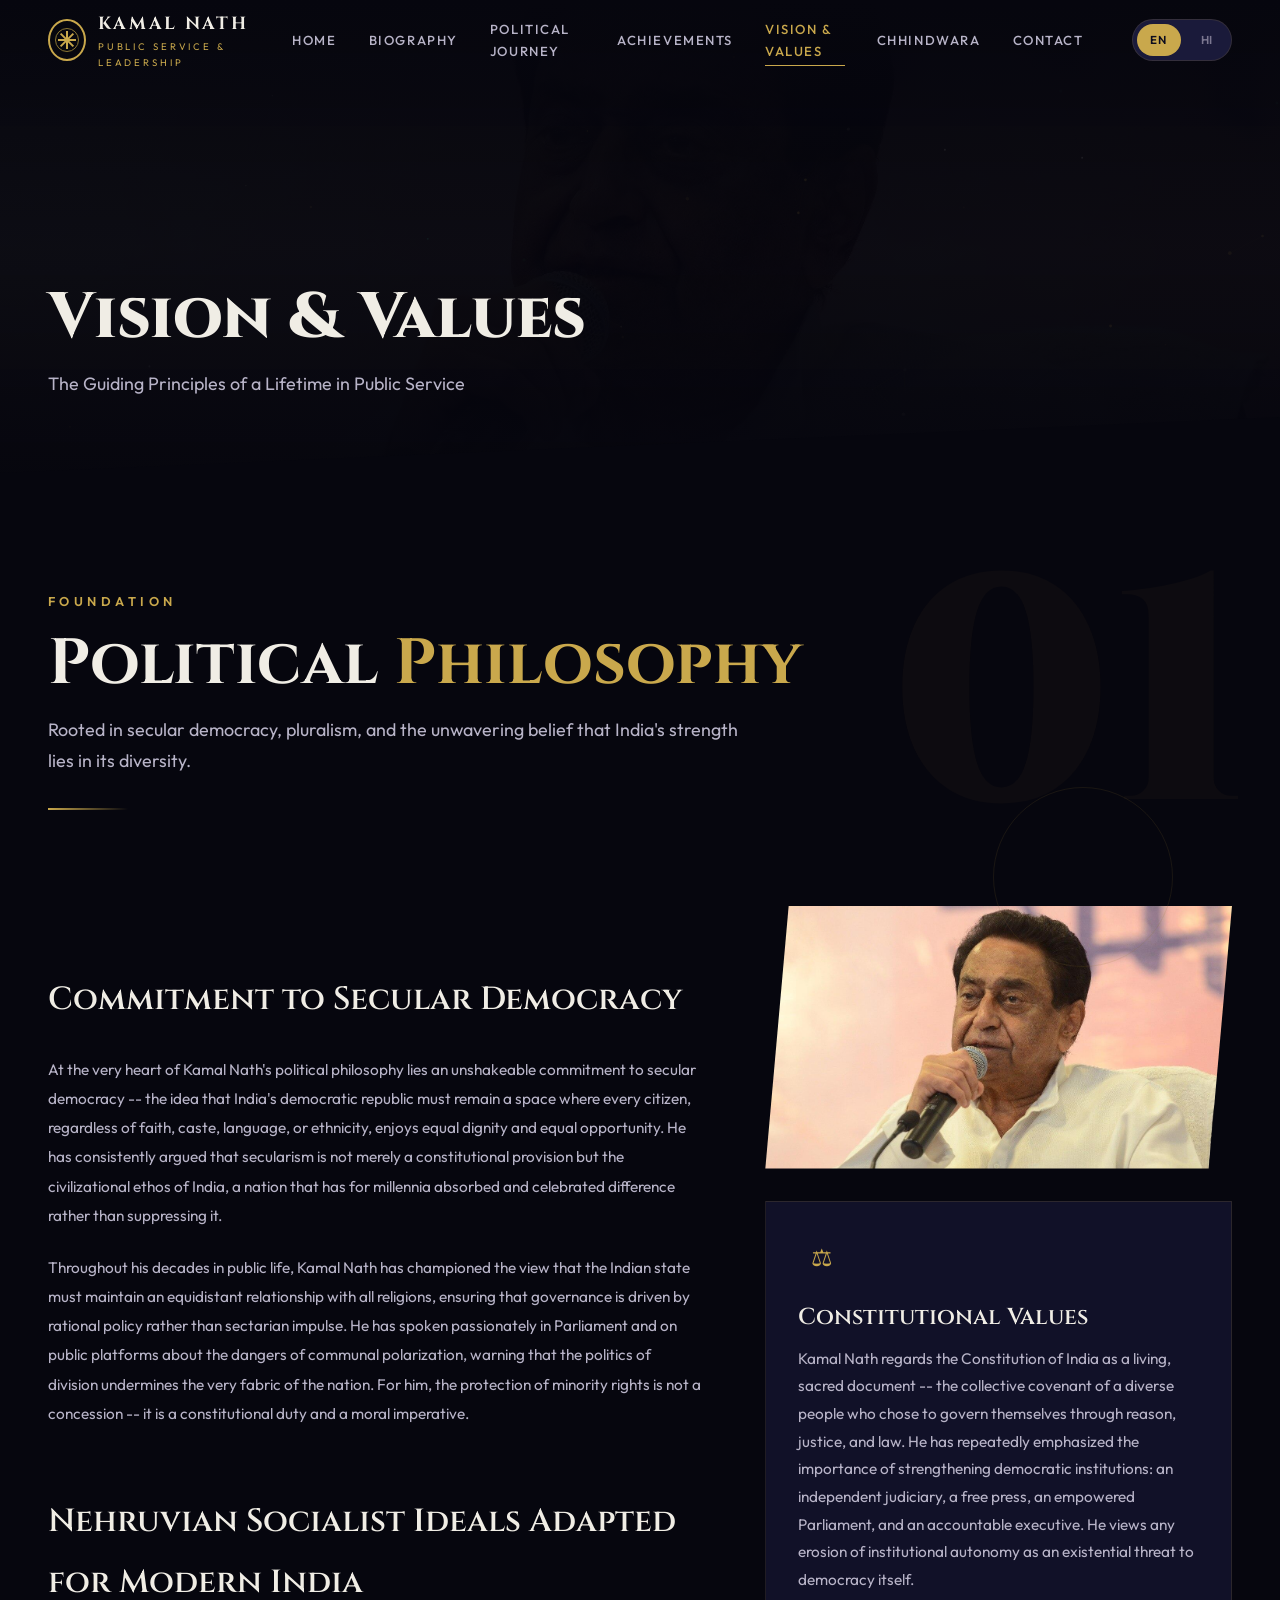
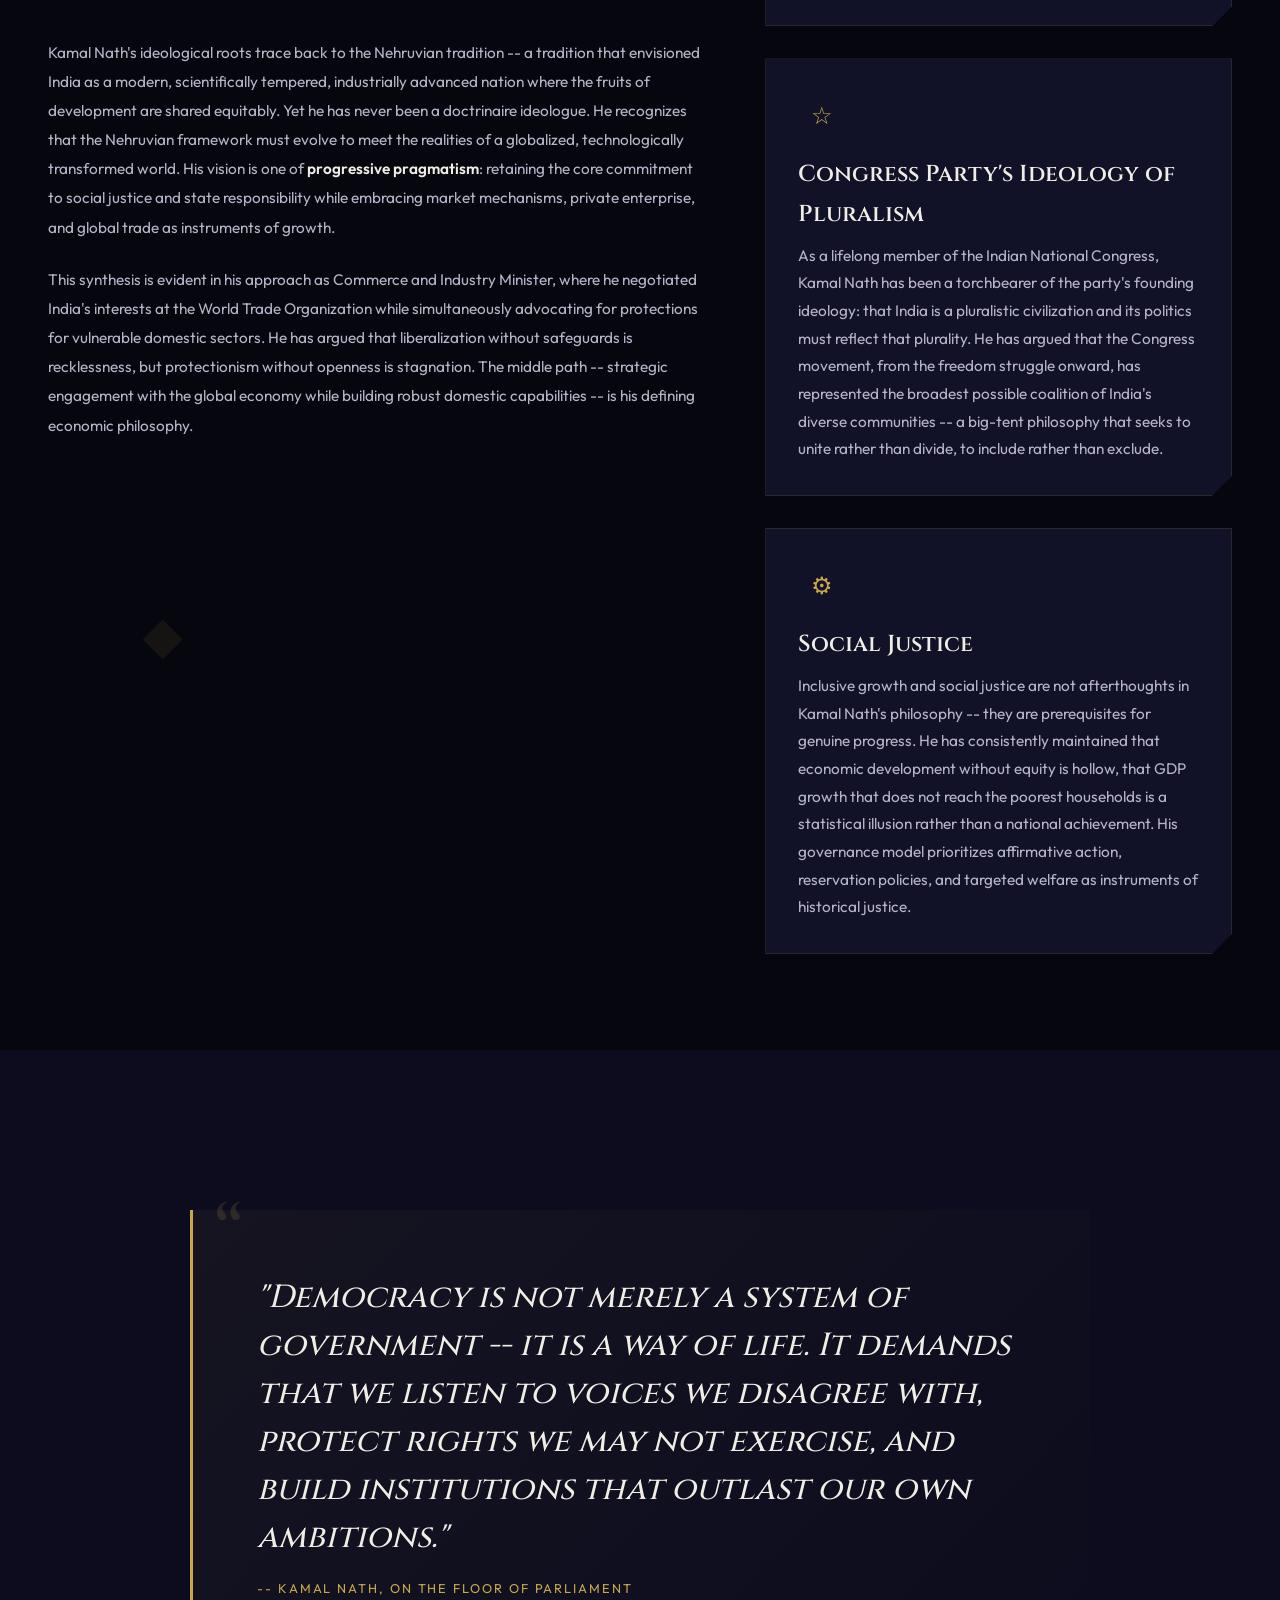
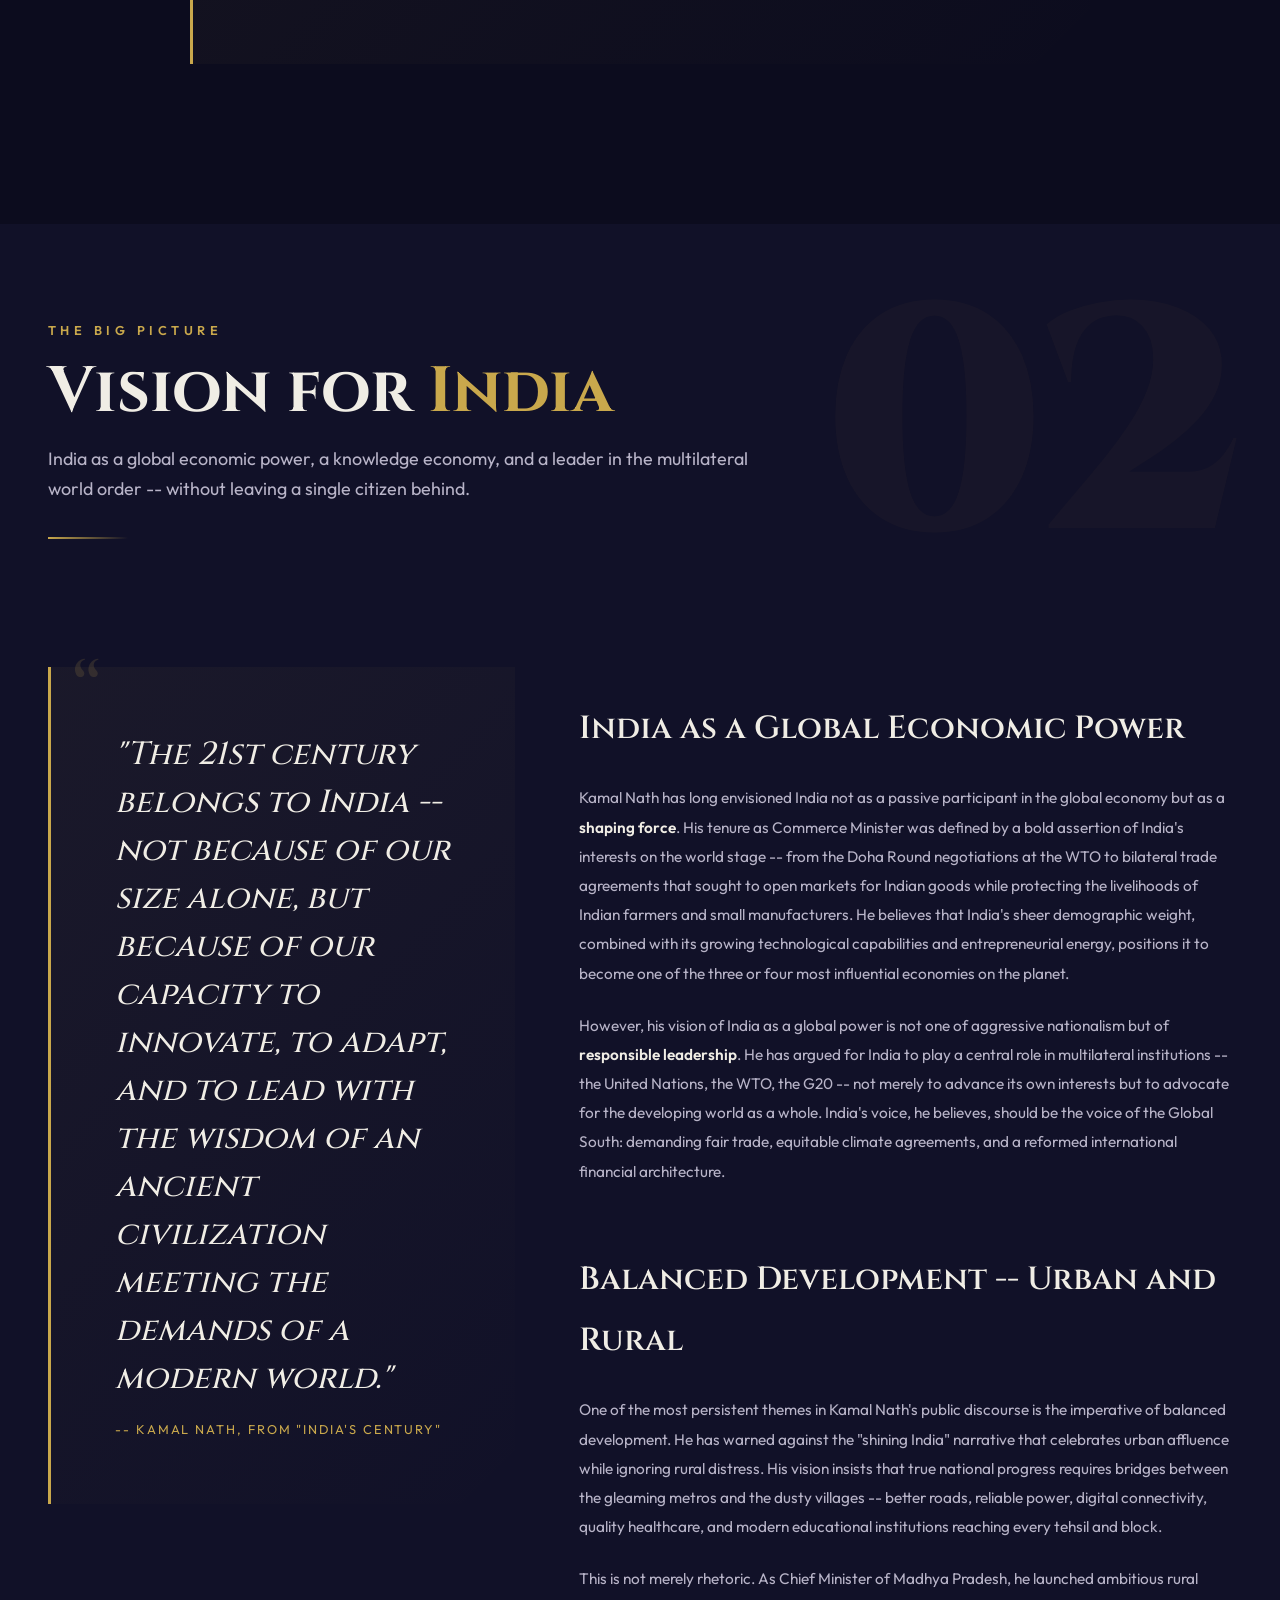
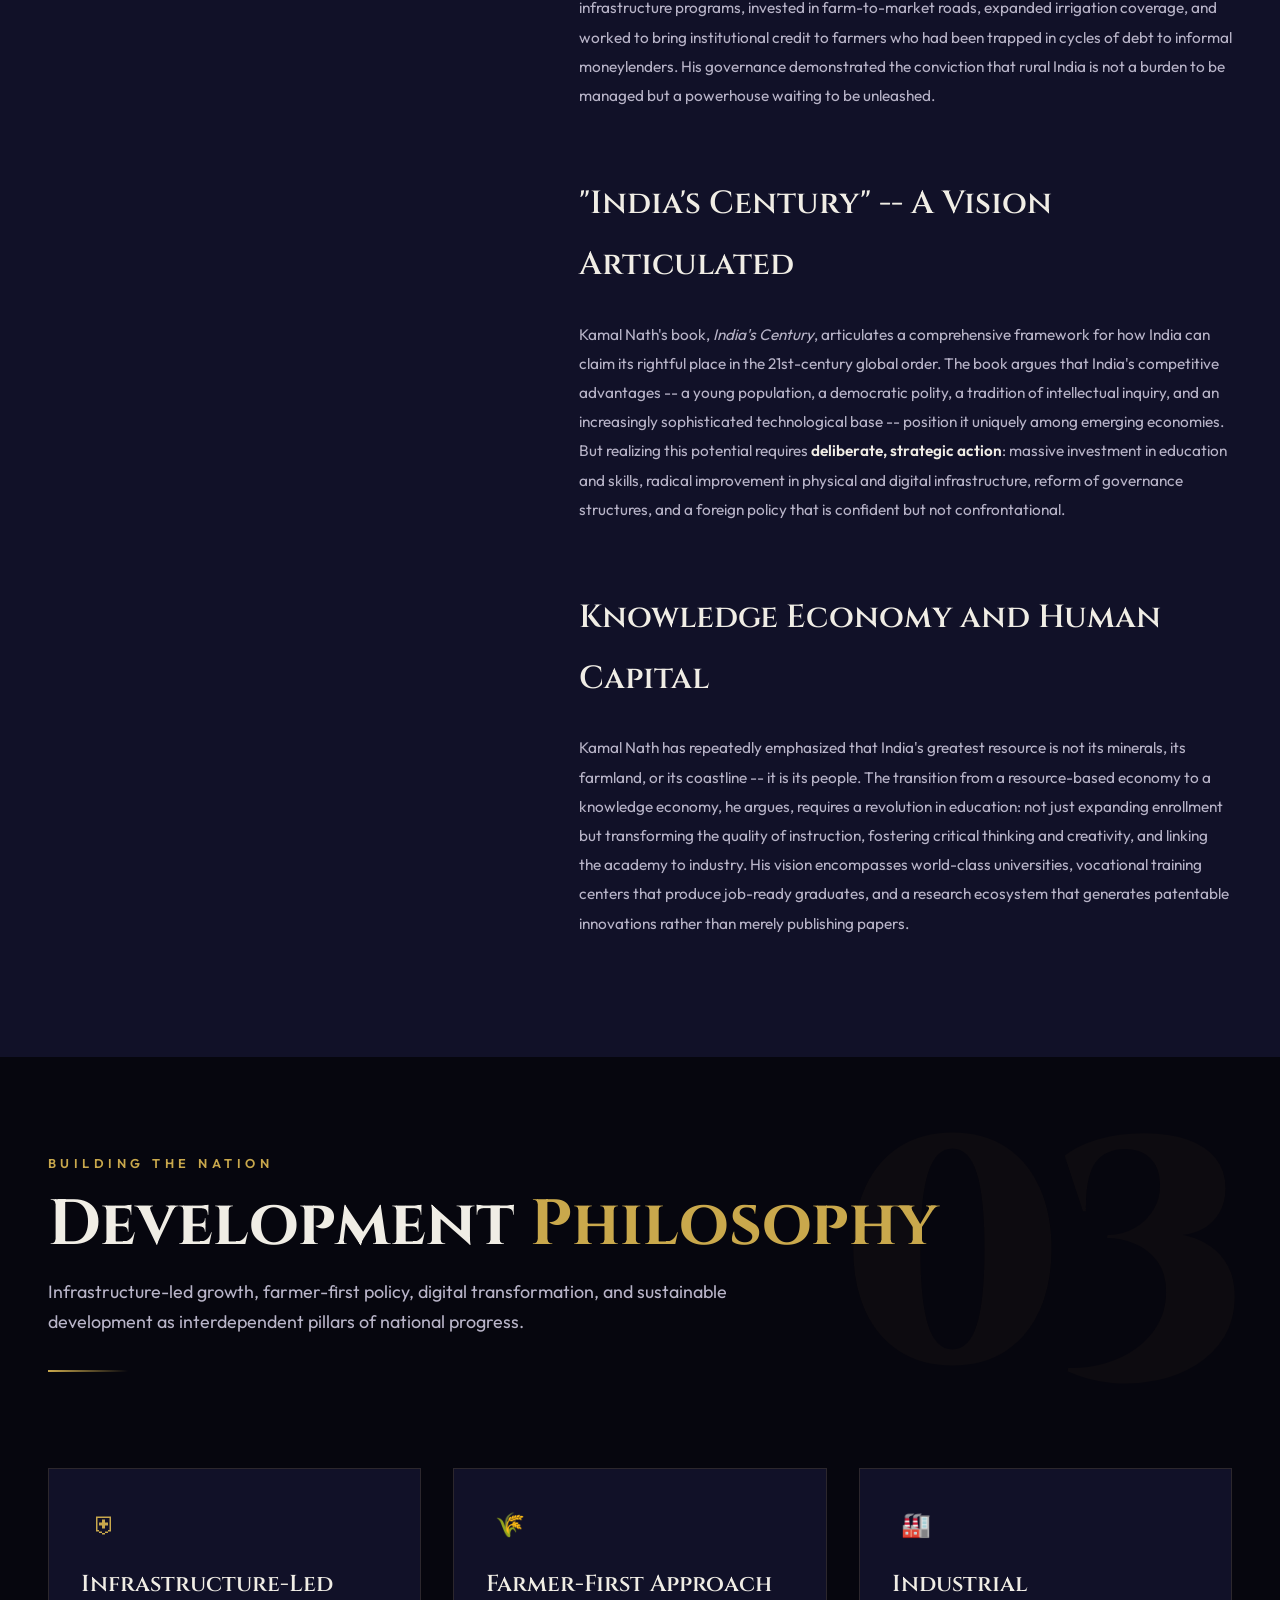
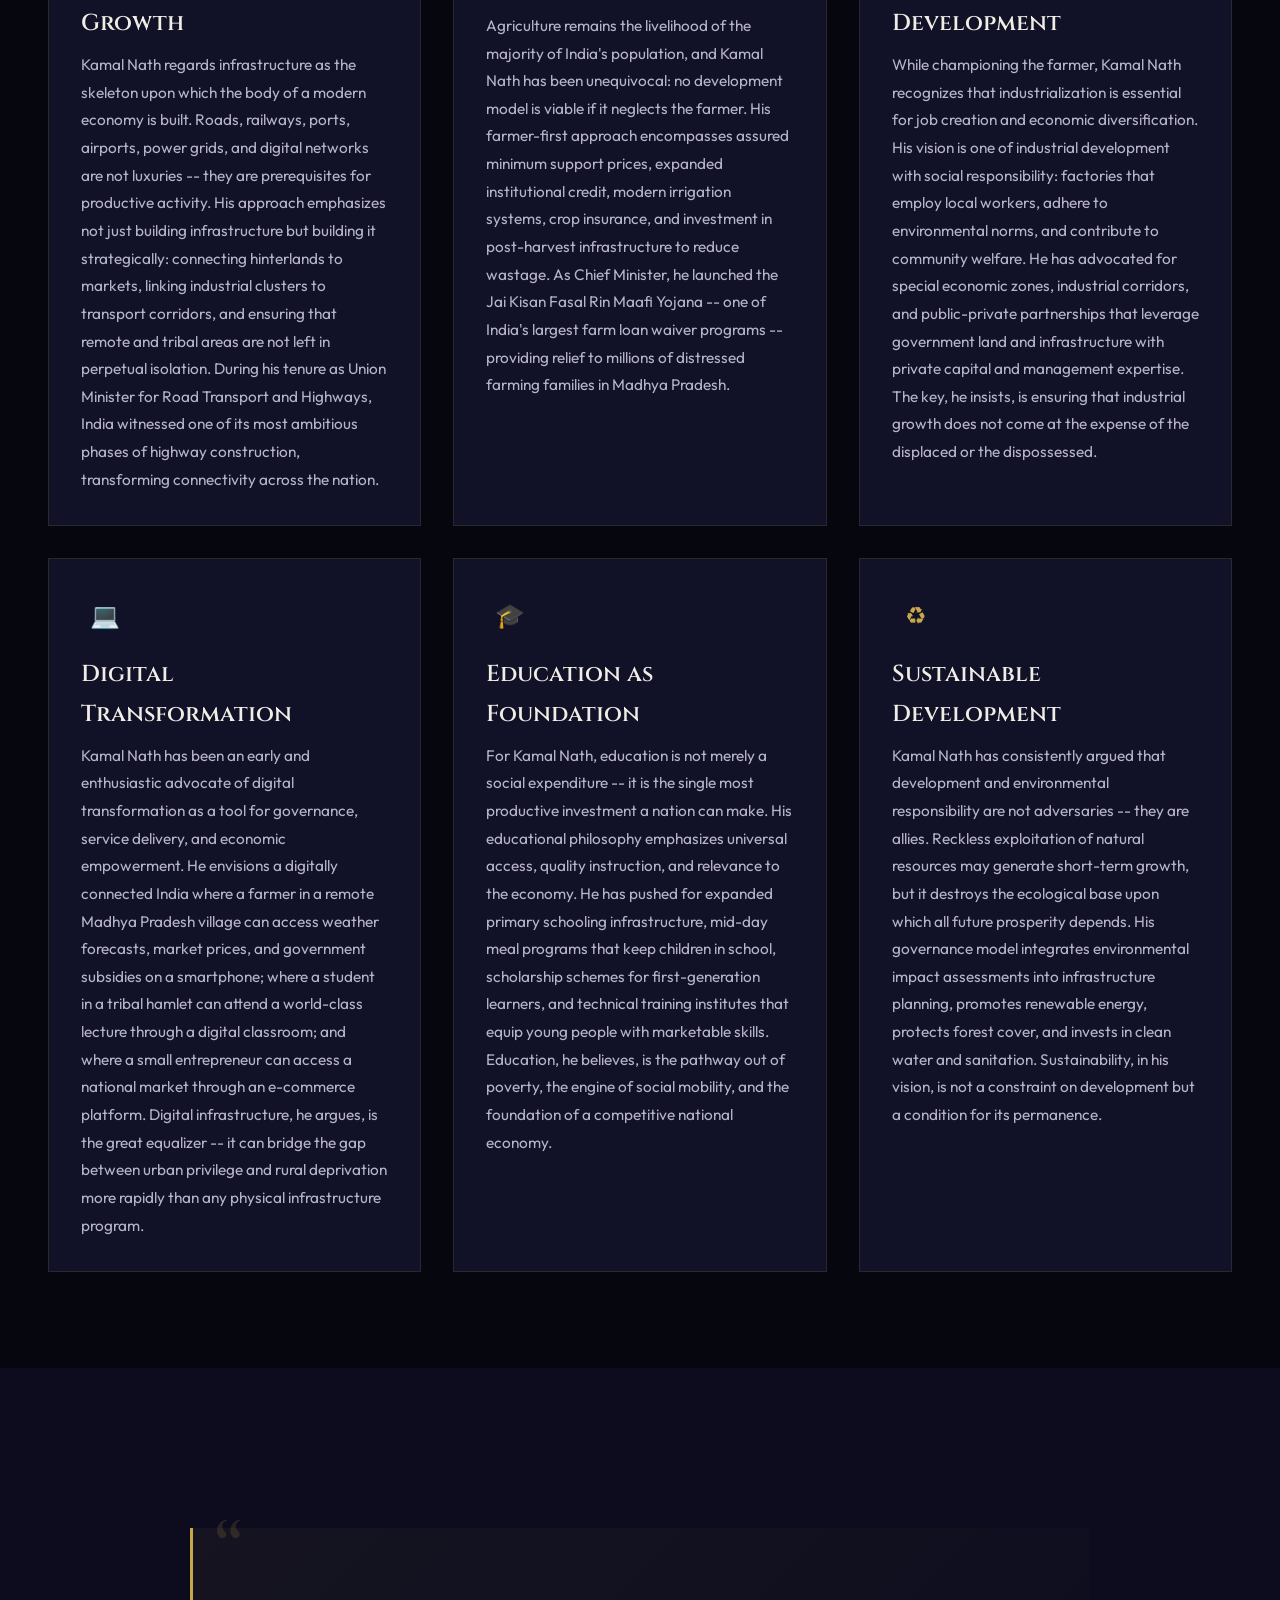
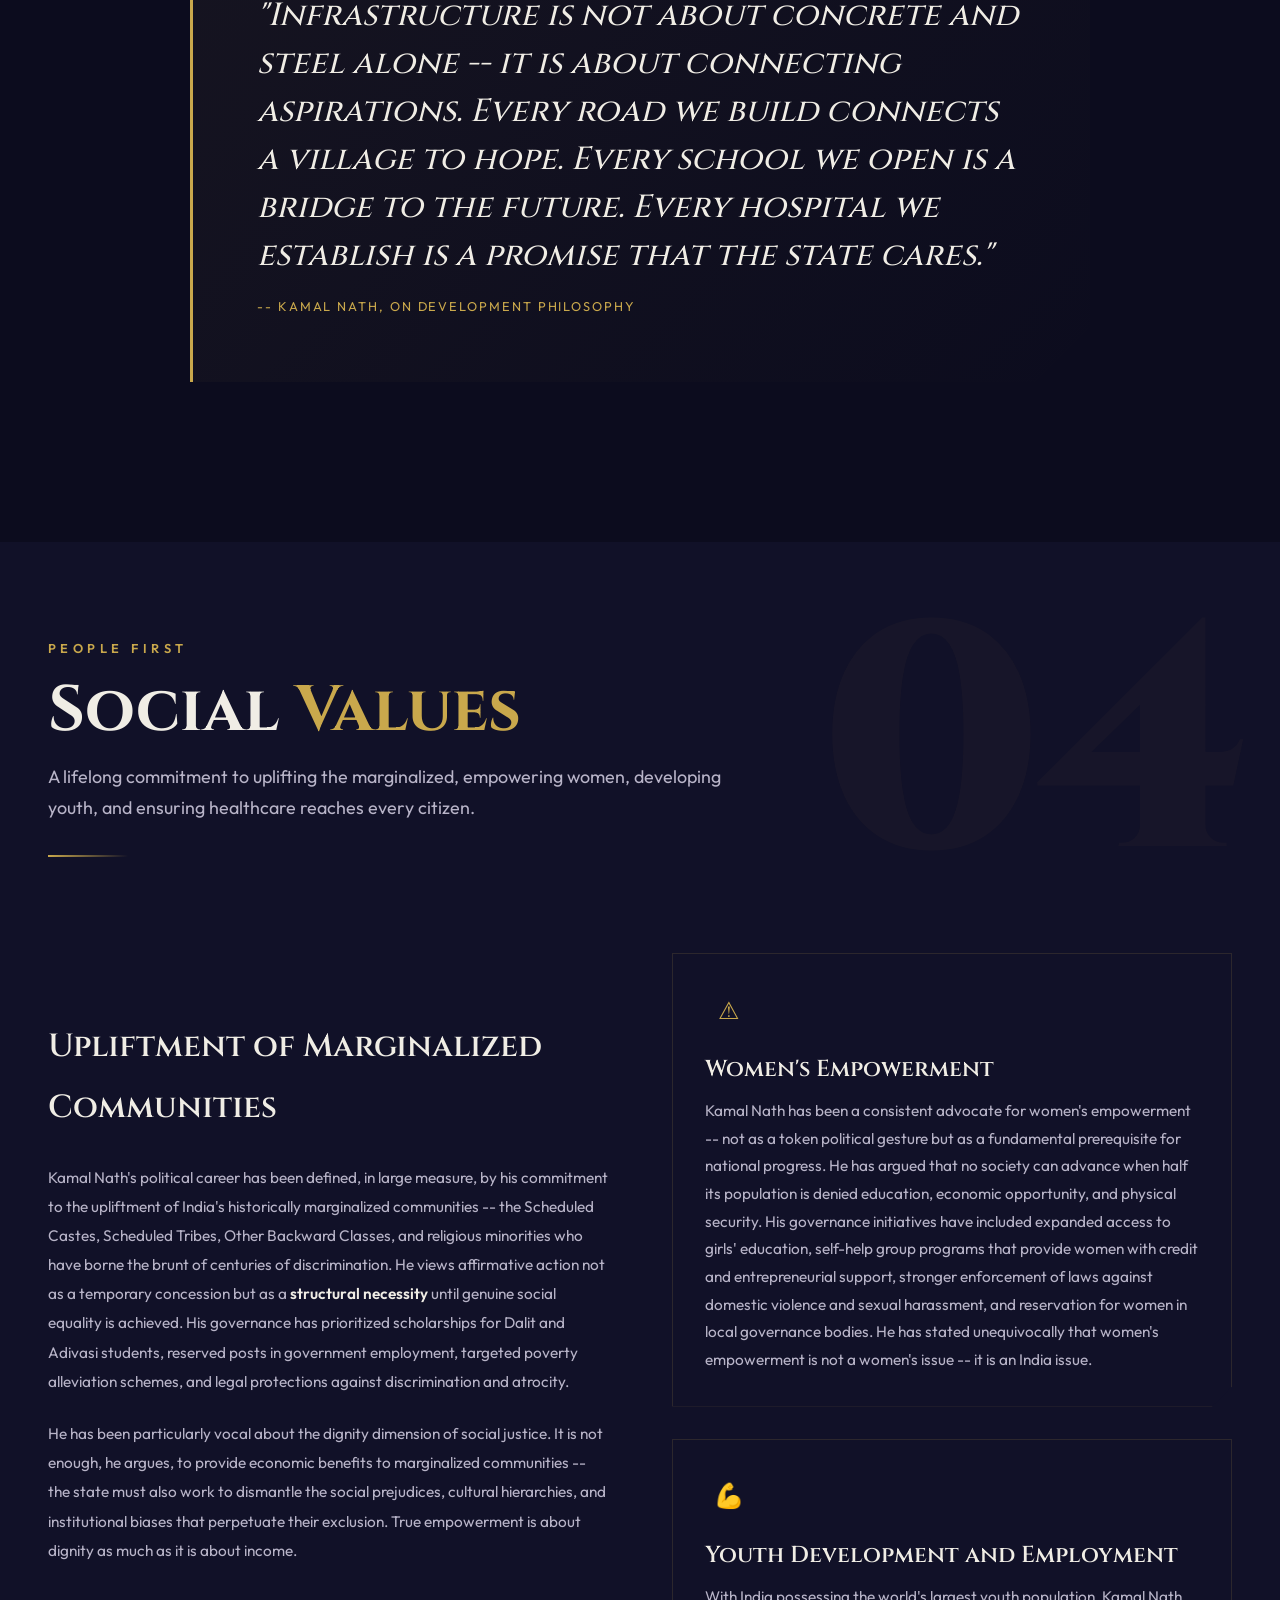
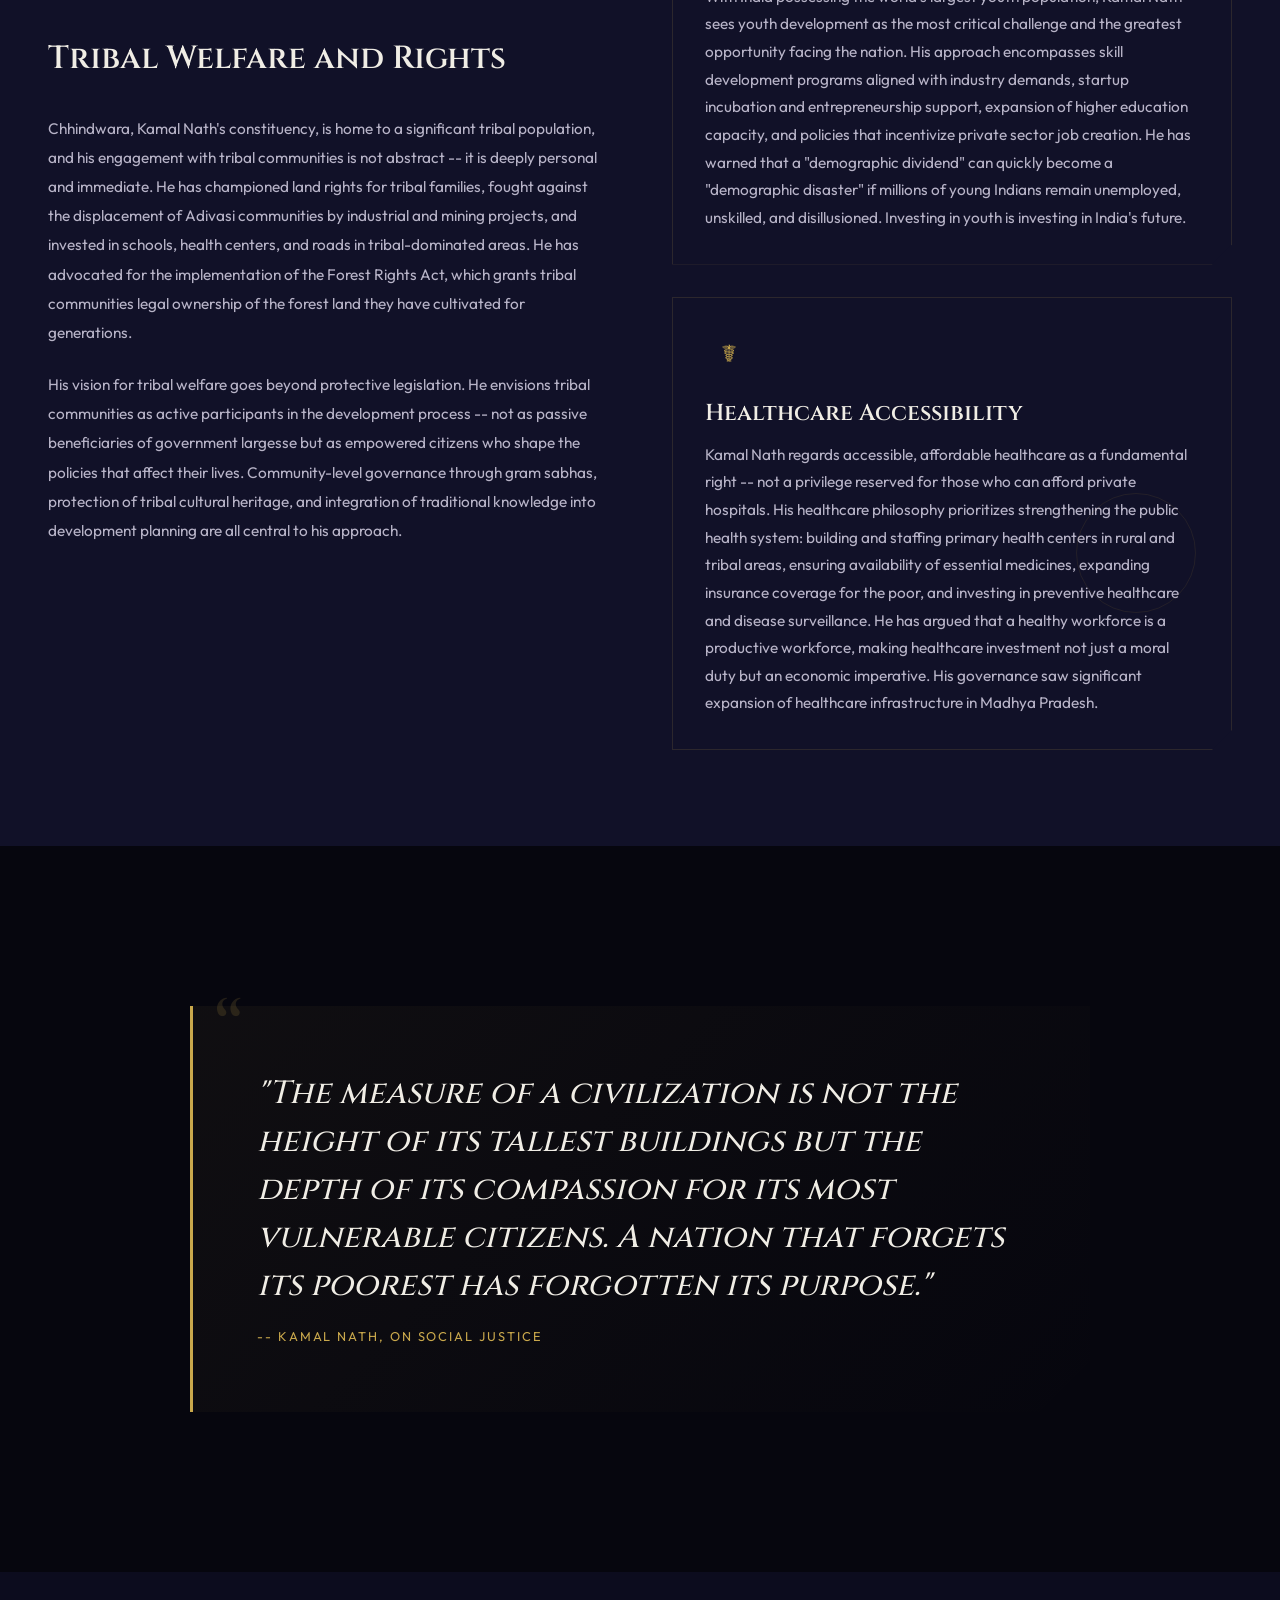
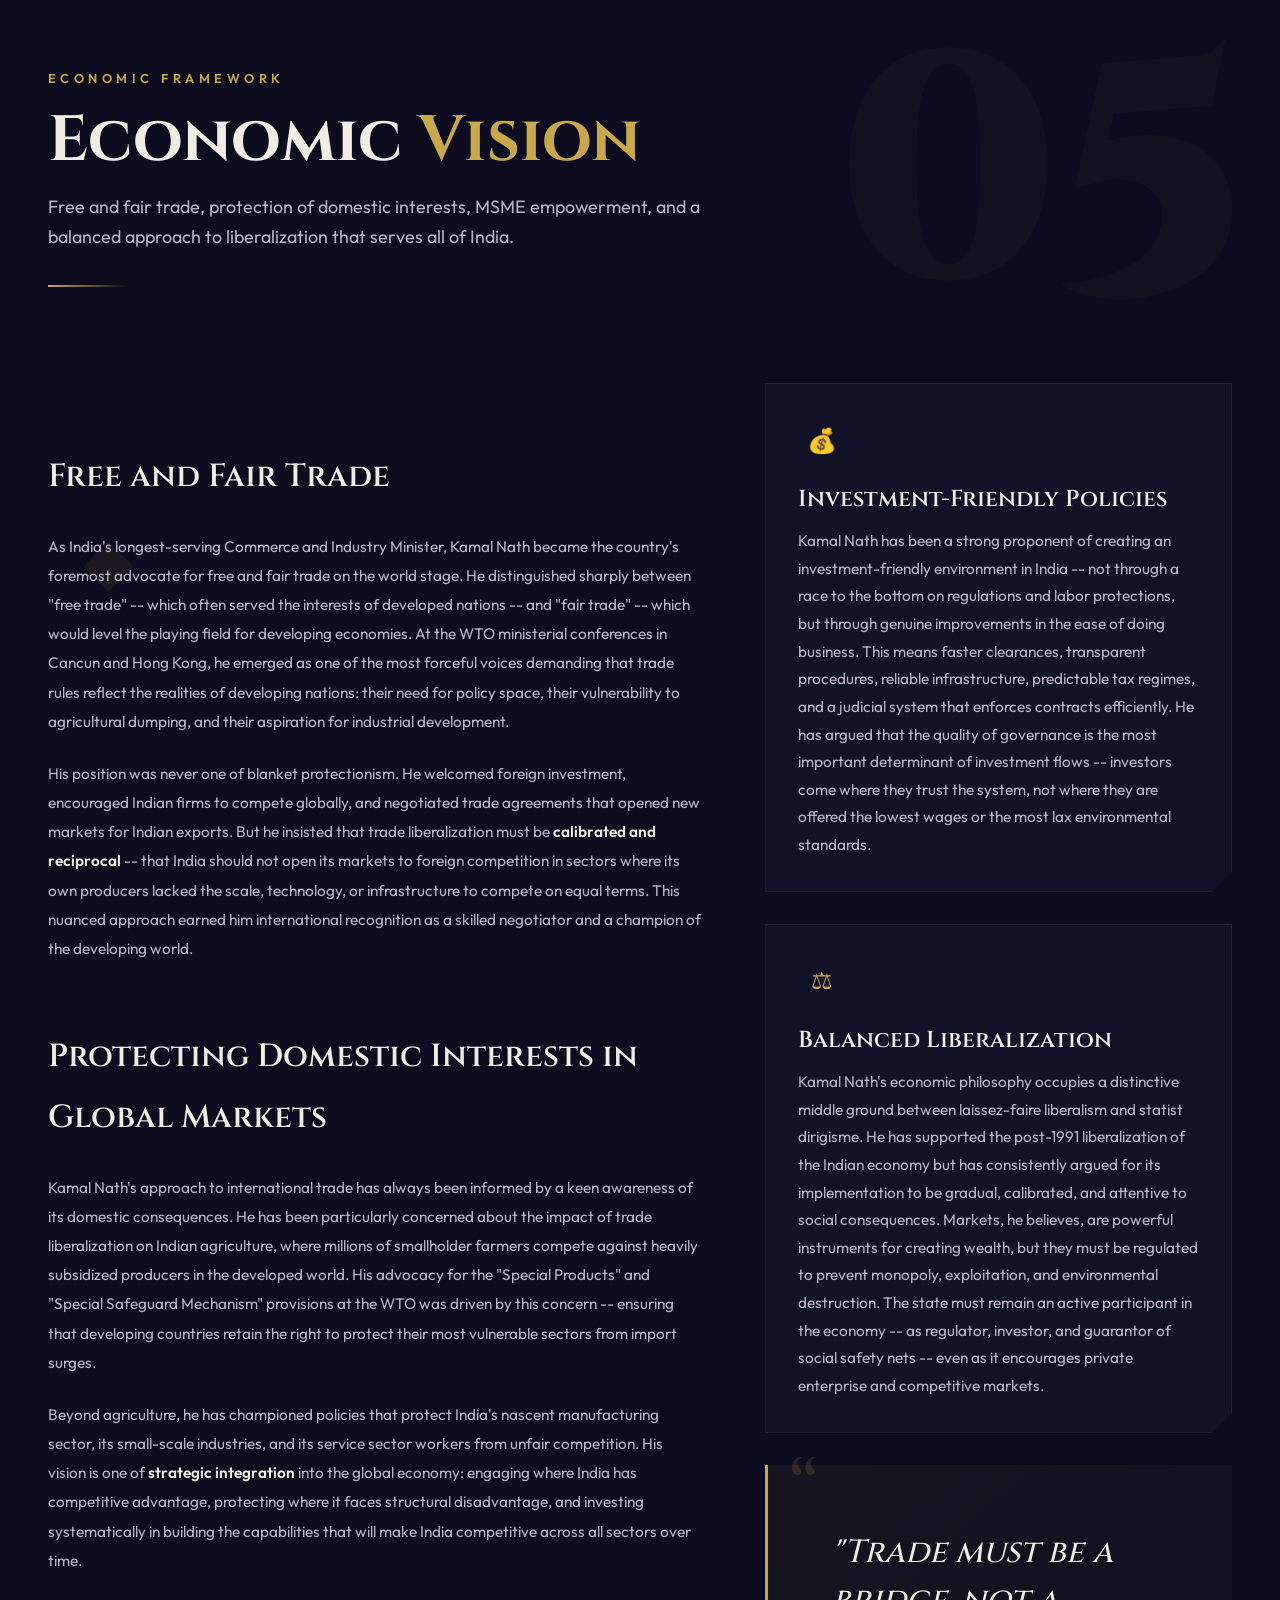
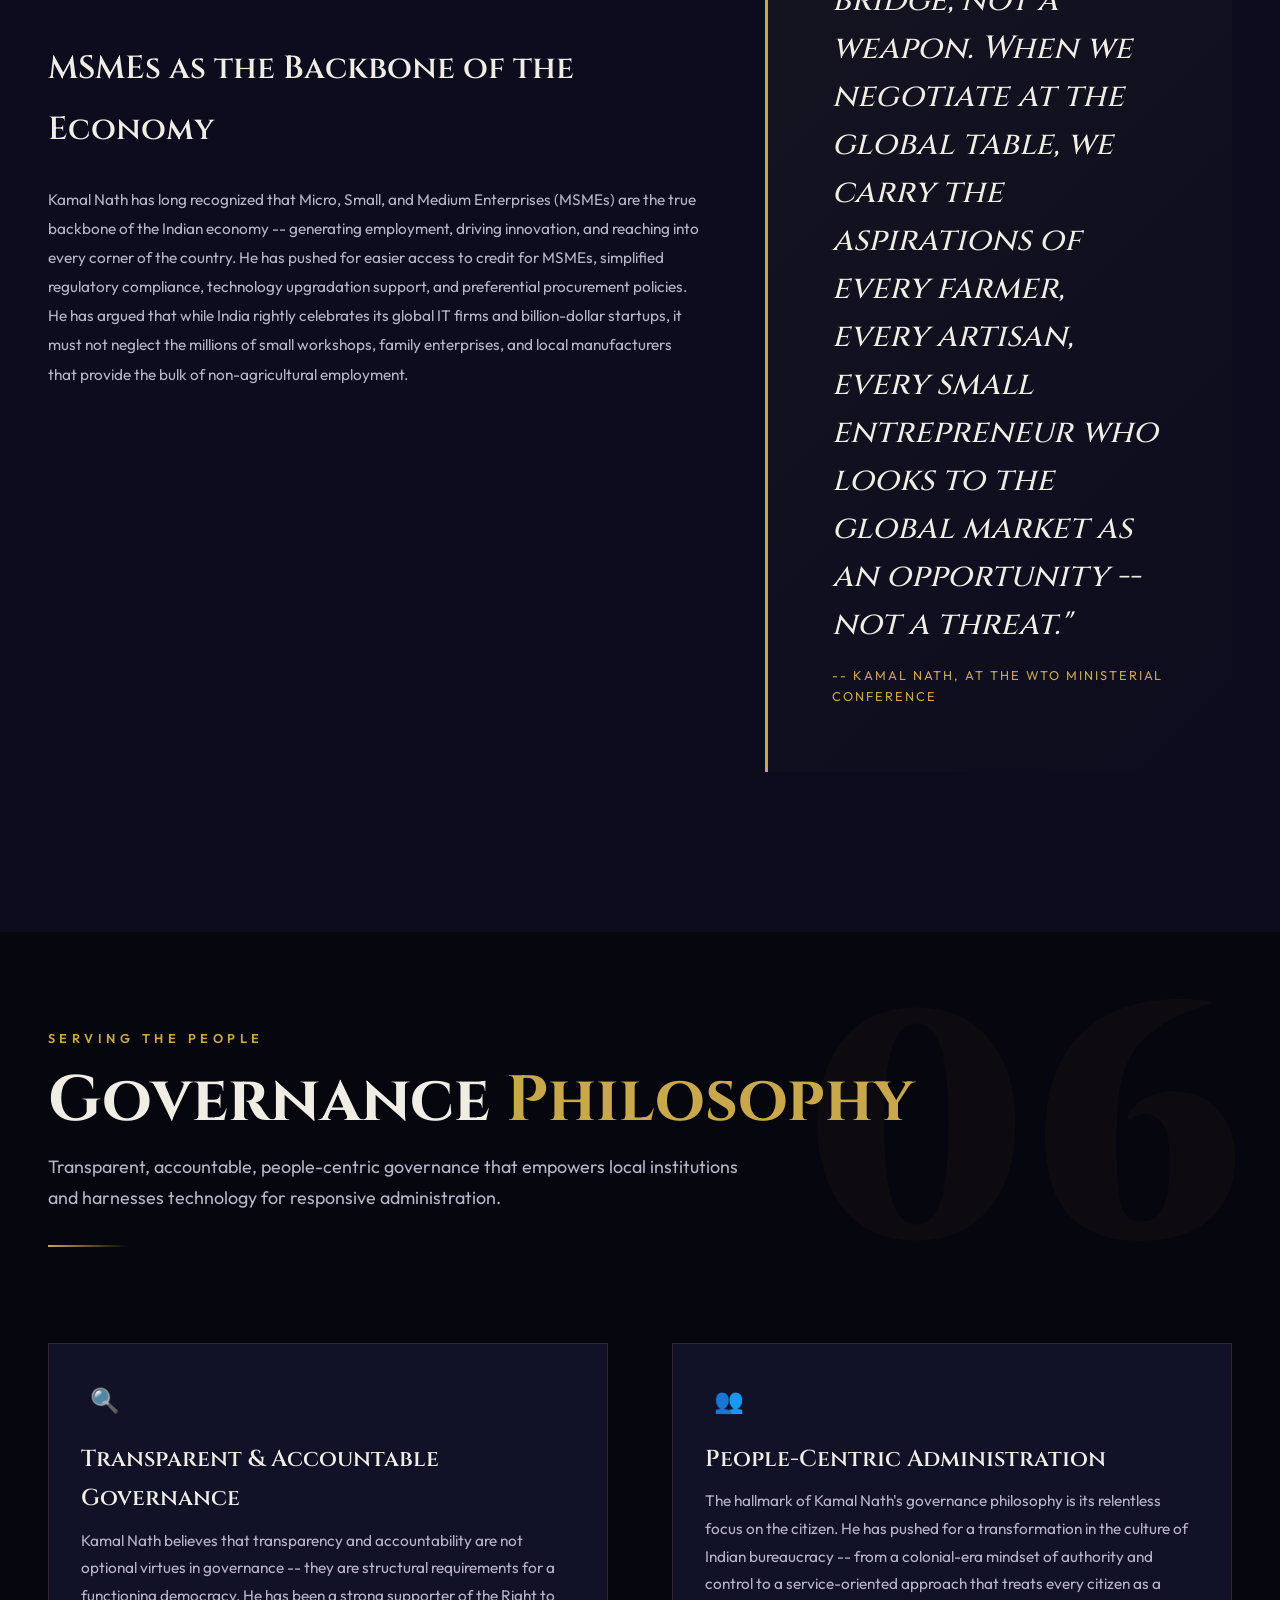
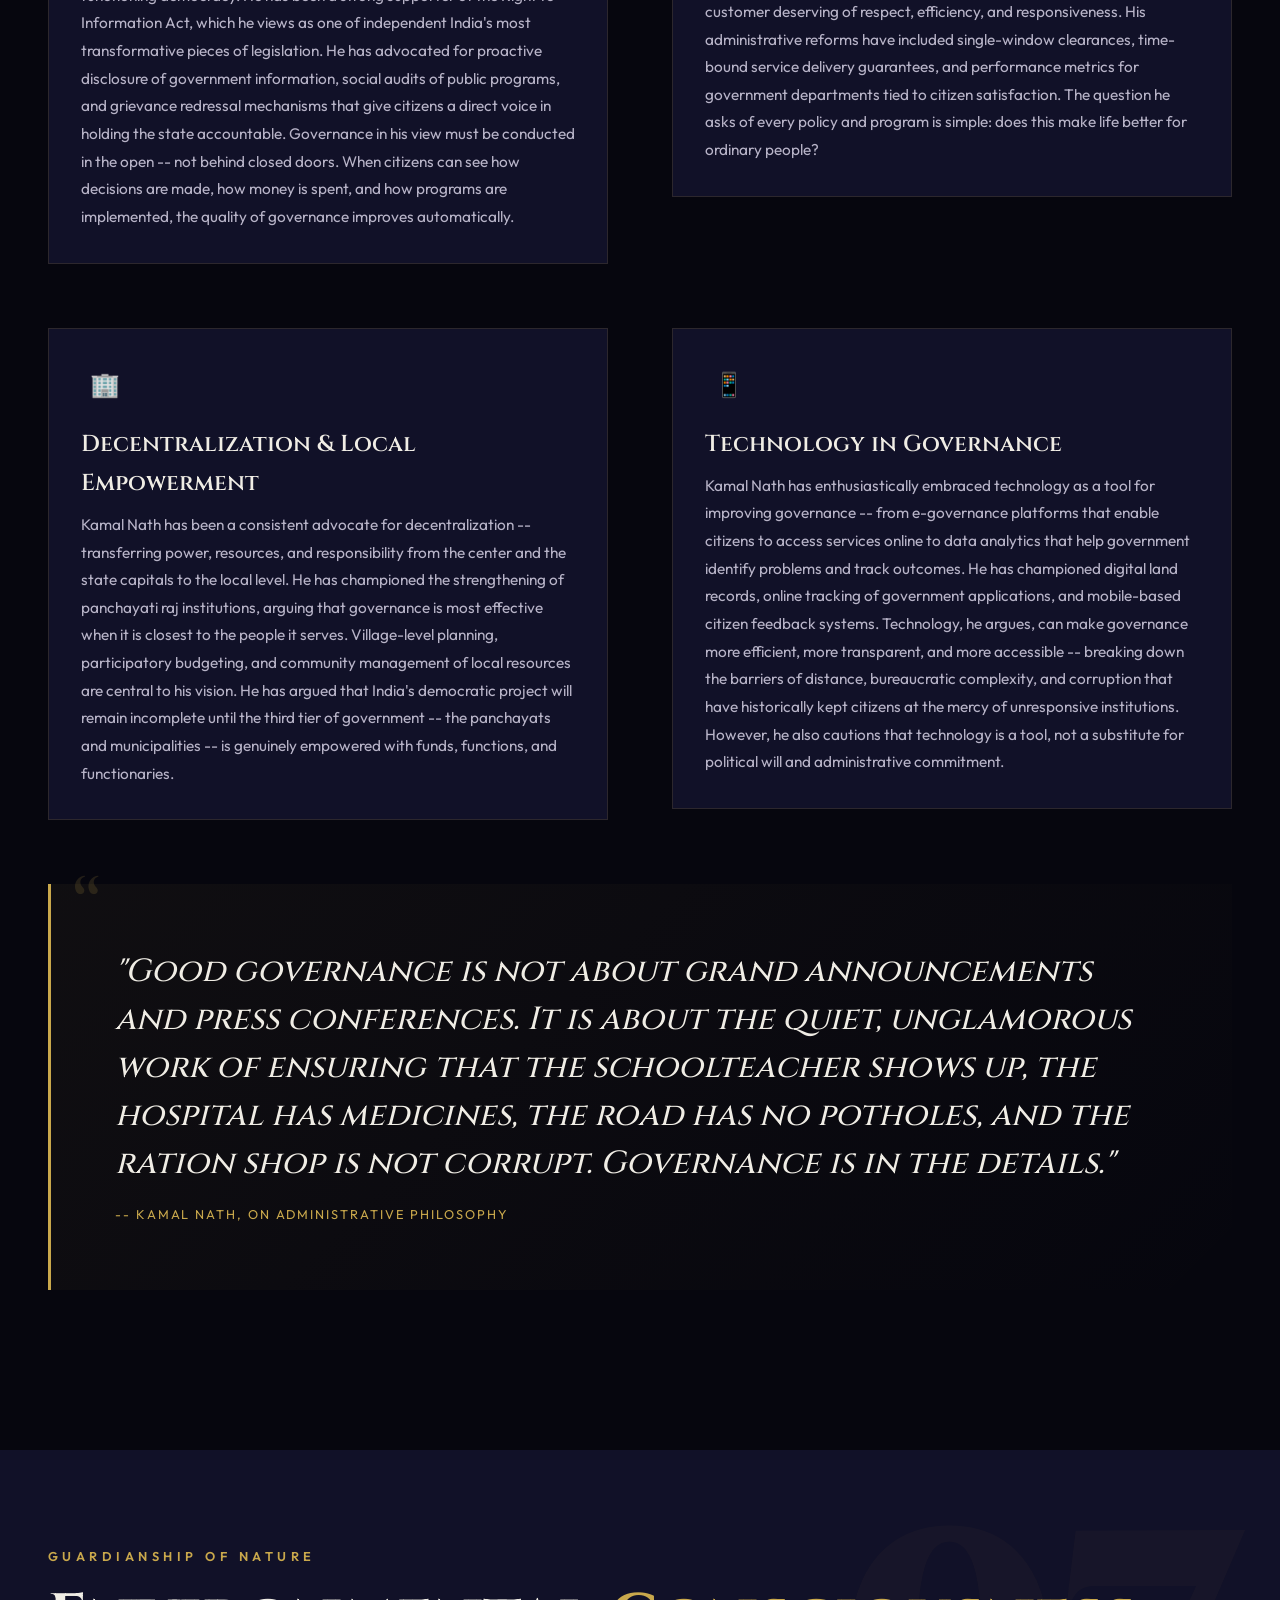
<file: en/vision-values.html>
<!DOCTYPE html>
<html lang="en">
<head>
  <meta charset="UTF-8">
  <meta name="viewport" content="width=device-width, initial-scale=1.0">
  <title>Vision & Values - Kamal Nath</title>
  <meta name="description" content="Explore the guiding principles, political philosophy, and vision of Kamal Nath - a lifetime dedicated to public service, inclusive growth, and India's progress.">
  <link rel="stylesheet" href="../css/style.css">
  <link rel="icon" type="image/x-icon" href="../images/favicon.ico">
</head>
<body>

  <!-- Loading Screen -->
  <div class="loader">
    <div class="loader__emblem">
      <div class="loader__emblem-inner"></div>
    </div>
    <div class="loader__text">Kamal Nath</div>
  </div>

  <!-- Particle Canvas -->
  <canvas id="particle-canvas"></canvas>

  <!-- Navigation -->
  <nav class="nav">
    <a href="index.html" class="nav__logo">
      <div class="nav__logo-emblem">
        <span class="ashoka-spoke" style="transform: rotate(0deg)"></span>
        <span class="ashoka-spoke" style="transform: rotate(45deg)"></span>
        <span class="ashoka-spoke" style="transform: rotate(90deg)"></span>
        <span class="ashoka-spoke" style="transform: rotate(135deg)"></span>
      </div>
      <div>
        <span class="nav__logo-text">Kamal Nath</span>
        <span class="nav__logo-subtitle">Public Service &amp; Leadership</span>
      </div>
    </a>

    <div class="nav__links">
      <a href="index.html" class="nav__link">Home</a>
      <a href="biography.html" class="nav__link">Biography</a>
      <a href="political-journey.html" class="nav__link">Political Journey</a>
      <a href="achievements.html" class="nav__link">Achievements</a>
      <a href="vision-values.html" class="nav__link active">Vision &amp; Values</a>
      <a href="chhindwara.html" class="nav__link">Chhindwara</a>
      <a href="contact.html" class="nav__link">Contact</a>
      <div class="lang-toggle">
        <a href="vision-values.html" class="lang-toggle__btn active">EN</a>
        <a href="../hi/vision-values.html" class="lang-toggle__btn">HI</a>
      </div>
    </div>

    <button class="nav__hamburger" aria-label="Toggle menu">
      <span></span>
      <span></span>
      <span></span>
    </button>
  </nav>

  <!-- Mobile Navigation Overlay -->
  <div class="nav__mobile-overlay">
    <a href="index.html" class="nav__link">Home</a>
    <a href="biography.html" class="nav__link">Biography</a>
    <a href="political-journey.html" class="nav__link">Political Journey</a>
    <a href="achievements.html" class="nav__link">Achievements</a>
    <a href="vision-values.html" class="nav__link active">Vision &amp; Values</a>
    <a href="chhindwara.html" class="nav__link">Chhindwara</a>
    <a href="contact.html" class="nav__link">Contact</a>
    <div class="lang-toggle">
      <a href="vision-values.html" class="lang-toggle__btn active">EN</a>
      <a href="../hi/vision-values.html" class="lang-toggle__btn">HI</a>
    </div>
  </div>

  <!-- Page Header -->
  <header class="page-header">
    <div class="page-header__bg">
      <img src="../images/kamal-nath-header.jpg" alt="Kamal Nath">
      <div class="page-header__bg-overlay"></div>
    </div>
    <div class="page-header__content">
      <h1 class="page-header__title">Vision &amp; Values</h1>
      <p class="page-header__subtitle">The Guiding Principles of a Lifetime in Public Service</p>
    </div>
    <div class="page-header__diagonal"></div>
  </header>

  <!-- ============================================
       SECTION 1: POLITICAL PHILOSOPHY
       ============================================ -->
  <section class="section section--void">
    <div class="section__container">
      <span class="section__bg-number">01</span>

      <div class="section__header reveal">
        <p class="section__overline">Foundation</p>
        <h2 class="section__title">Political <span class="gold">Philosophy</span></h2>
        <p class="section__subtitle">Rooted in secular democracy, pluralism, and the unwavering belief that India's strength lies in its diversity.</p>
        <div class="gold-sep"></div>
      </div>

      <div class="grid-asymmetric">
        <div class="prose reveal reveal--left">
          <h3>Commitment to Secular Democracy</h3>
          <p>At the very heart of Kamal Nath's political philosophy lies an unshakeable commitment to secular democracy -- the idea that India's democratic republic must remain a space where every citizen, regardless of faith, caste, language, or ethnicity, enjoys equal dignity and equal opportunity. He has consistently argued that secularism is not merely a constitutional provision but the civilizational ethos of India, a nation that has for millennia absorbed and celebrated difference rather than suppressing it.</p>
          <p>Throughout his decades in public life, Kamal Nath has championed the view that the Indian state must maintain an equidistant relationship with all religions, ensuring that governance is driven by rational policy rather than sectarian impulse. He has spoken passionately in Parliament and on public platforms about the dangers of communal polarization, warning that the politics of division undermines the very fabric of the nation. For him, the protection of minority rights is not a concession -- it is a constitutional duty and a moral imperative.</p>

          <h3>Nehruvian Socialist Ideals Adapted for Modern India</h3>
          <p>Kamal Nath's ideological roots trace back to the Nehruvian tradition -- a tradition that envisioned India as a modern, scientifically tempered, industrially advanced nation where the fruits of development are shared equitably. Yet he has never been a doctrinaire ideologue. He recognizes that the Nehruvian framework must evolve to meet the realities of a globalized, technologically transformed world. His vision is one of <strong>progressive pragmatism</strong>: retaining the core commitment to social justice and state responsibility while embracing market mechanisms, private enterprise, and global trade as instruments of growth.</p>
          <p>This synthesis is evident in his approach as Commerce and Industry Minister, where he negotiated India's interests at the World Trade Organization while simultaneously advocating for protections for vulnerable domestic sectors. He has argued that liberalization without safeguards is recklessness, but protectionism without openness is stagnation. The middle path -- strategic engagement with the global economy while building robust domestic capabilities -- is his defining economic philosophy.</p>
        </div>

        <div>
          <div class="img-diagonal img-reveal reveal reveal--right" style="margin-bottom: var(--space-md);">
            <img src="../images/kamal-nath-header.jpg" alt="Kamal Nath - Vision and Values" loading="lazy">
          </div>

          <div class="card card--diagonal reveal reveal--right reveal-delay-1">
            <div class="card__icon">&#9878;</div>
            <h4 class="card__title">Constitutional Values</h4>
            <p class="card__text">Kamal Nath regards the Constitution of India as a living, sacred document -- the collective covenant of a diverse people who chose to govern themselves through reason, justice, and law. He has repeatedly emphasized the importance of strengthening democratic institutions: an independent judiciary, a free press, an empowered Parliament, and an accountable executive. He views any erosion of institutional autonomy as an existential threat to democracy itself.</p>
          </div>

          <div class="card card--diagonal reveal reveal--right reveal-delay-2 mt-md">
            <div class="card__icon">&#9734;</div>
            <h4 class="card__title">Congress Party's Ideology of Pluralism</h4>
            <p class="card__text">As a lifelong member of the Indian National Congress, Kamal Nath has been a torchbearer of the party's founding ideology: that India is a pluralistic civilization and its politics must reflect that plurality. He has argued that the Congress movement, from the freedom struggle onward, has represented the broadest possible coalition of India's diverse communities -- a big-tent philosophy that seeks to unite rather than divide, to include rather than exclude.</p>
          </div>

          <div class="card card--diagonal reveal reveal--right reveal-delay-3 mt-md">
            <div class="card__icon">&#9881;</div>
            <h4 class="card__title">Social Justice</h4>
            <p class="card__text">Inclusive growth and social justice are not afterthoughts in Kamal Nath's philosophy -- they are prerequisites for genuine progress. He has consistently maintained that economic development without equity is hollow, that GDP growth that does not reach the poorest households is a statistical illusion rather than a national achievement. His governance model prioritizes affirmative action, reservation policies, and targeted welfare as instruments of historical justice.</p>
          </div>
        </div>
      </div>

      <!-- Floating Decorative Elements -->
      <div class="float-element float-element--circle" style="width: 180px; height: 180px; top: 10%; right: 5%;" data-speed="0.05"></div>
      <div class="float-element float-element--diamond" style="width: 40px; height: 40px; bottom: 15%; left: 8%;" data-speed="0.08"></div>
    </div>
  </section>

  <!-- Quote Block -->
  <section class="section section--dark">
    <div class="section__container section__container--narrow">
      <div class="quote-block reveal reveal--scale">
        <p class="quote-block__text">"Democracy is not merely a system of government -- it is a way of life. It demands that we listen to voices we disagree with, protect rights we may not exercise, and build institutions that outlast our own ambitions."</p>
        <p class="quote-block__attribution">-- Kamal Nath, on the Floor of Parliament</p>
      </div>
    </div>
  </section>

  <!-- ============================================
       SECTION 2: VISION FOR INDIA
       ============================================ -->
  <section class="section section--surface">
    <div class="section__container">
      <span class="section__bg-number">02</span>

      <div class="section__header reveal">
        <p class="section__overline">The Big Picture</p>
        <h2 class="section__title">Vision for <span class="gold">India</span></h2>
        <p class="section__subtitle">India as a global economic power, a knowledge economy, and a leader in the multilateral world order -- without leaving a single citizen behind.</p>
        <div class="gold-sep"></div>
      </div>

      <div class="grid-asymmetric--reverse grid-asymmetric">
        <div>


          <div class="quote-block reveal reveal--left mt-md">
            <p class="quote-block__text">"The 21st century belongs to India -- not because of our size alone, but because of our capacity to innovate, to adapt, and to lead with the wisdom of an ancient civilization meeting the demands of a modern world."</p>
            <p class="quote-block__attribution">-- Kamal Nath, from "India's Century"</p>
          </div>
        </div>

        <div class="prose reveal reveal--right">
          <h3>India as a Global Economic Power</h3>
          <p>Kamal Nath has long envisioned India not as a passive participant in the global economy but as a <strong>shaping force</strong>. His tenure as Commerce Minister was defined by a bold assertion of India's interests on the world stage -- from the Doha Round negotiations at the WTO to bilateral trade agreements that sought to open markets for Indian goods while protecting the livelihoods of Indian farmers and small manufacturers. He believes that India's sheer demographic weight, combined with its growing technological capabilities and entrepreneurial energy, positions it to become one of the three or four most influential economies on the planet.</p>
          <p>However, his vision of India as a global power is not one of aggressive nationalism but of <strong>responsible leadership</strong>. He has argued for India to play a central role in multilateral institutions -- the United Nations, the WTO, the G20 -- not merely to advance its own interests but to advocate for the developing world as a whole. India's voice, he believes, should be the voice of the Global South: demanding fair trade, equitable climate agreements, and a reformed international financial architecture.</p>

          <h3>Balanced Development -- Urban and Rural</h3>
          <p>One of the most persistent themes in Kamal Nath's public discourse is the imperative of balanced development. He has warned against the "shining India" narrative that celebrates urban affluence while ignoring rural distress. His vision insists that true national progress requires bridges between the gleaming metros and the dusty villages -- better roads, reliable power, digital connectivity, quality healthcare, and modern educational institutions reaching every tehsil and block.</p>
          <p>This is not merely rhetoric. As Chief Minister of Madhya Pradesh, he launched ambitious rural infrastructure programs, invested in farm-to-market roads, expanded irrigation coverage, and worked to bring institutional credit to farmers who had been trapped in cycles of debt to informal moneylenders. His governance demonstrated the conviction that rural India is not a burden to be managed but a powerhouse waiting to be unleashed.</p>

          <h3>"India's Century" -- A Vision Articulated</h3>
          <p>Kamal Nath's book, <em>India's Century</em>, articulates a comprehensive framework for how India can claim its rightful place in the 21st-century global order. The book argues that India's competitive advantages -- a young population, a democratic polity, a tradition of intellectual inquiry, and an increasingly sophisticated technological base -- position it uniquely among emerging economies. But realizing this potential requires <strong>deliberate, strategic action</strong>: massive investment in education and skills, radical improvement in physical and digital infrastructure, reform of governance structures, and a foreign policy that is confident but not confrontational.</p>

          <h3>Knowledge Economy and Human Capital</h3>
          <p>Kamal Nath has repeatedly emphasized that India's greatest resource is not its minerals, its farmland, or its coastline -- it is its people. The transition from a resource-based economy to a knowledge economy, he argues, requires a revolution in education: not just expanding enrollment but transforming the quality of instruction, fostering critical thinking and creativity, and linking the academy to industry. His vision encompasses world-class universities, vocational training centers that produce job-ready graduates, and a research ecosystem that generates patentable innovations rather than merely publishing papers.</p>
        </div>
      </div>
    </div>
  </section>

  <!-- ============================================
       SECTION 3: DEVELOPMENT PHILOSOPHY
       ============================================ -->
  <section class="section section--void">
    <div class="section__container">
      <span class="section__bg-number">03</span>

      <div class="section__header reveal">
        <p class="section__overline">Building the Nation</p>
        <h2 class="section__title">Development <span class="gold">Philosophy</span></h2>
        <p class="section__subtitle">Infrastructure-led growth, farmer-first policy, digital transformation, and sustainable development as interdependent pillars of national progress.</p>
        <div class="gold-sep"></div>
      </div>

      <div class="grid-thirds">
        <div class="card glow-card reveal reveal-delay-1">
          <div class="card__icon">&#9960;</div>
          <h4 class="card__title">Infrastructure-Led Growth</h4>
          <p class="card__text">Kamal Nath regards infrastructure as the skeleton upon which the body of a modern economy is built. Roads, railways, ports, airports, power grids, and digital networks are not luxuries -- they are prerequisites for productive activity. His approach emphasizes not just building infrastructure but building it strategically: connecting hinterlands to markets, linking industrial clusters to transport corridors, and ensuring that remote and tribal areas are not left in perpetual isolation. During his tenure as Union Minister for Road Transport and Highways, India witnessed one of its most ambitious phases of highway construction, transforming connectivity across the nation.</p>
        </div>

        <div class="card glow-card reveal reveal-delay-2">
          <div class="card__icon">&#127806;</div>
          <h4 class="card__title">Farmer-First Approach</h4>
          <p class="card__text">Agriculture remains the livelihood of the majority of India's population, and Kamal Nath has been unequivocal: no development model is viable if it neglects the farmer. His farmer-first approach encompasses assured minimum support prices, expanded institutional credit, modern irrigation systems, crop insurance, and investment in post-harvest infrastructure to reduce wastage. As Chief Minister, he launched the Jai Kisan Fasal Rin Maafi Yojana -- one of India's largest farm loan waiver programs -- providing relief to millions of distressed farming families in Madhya Pradesh.</p>
        </div>

        <div class="card glow-card reveal reveal-delay-3">
          <div class="card__icon">&#127981;</div>
          <h4 class="card__title">Industrial Development</h4>
          <p class="card__text">While championing the farmer, Kamal Nath recognizes that industrialization is essential for job creation and economic diversification. His vision is one of industrial development with social responsibility: factories that employ local workers, adhere to environmental norms, and contribute to community welfare. He has advocated for special economic zones, industrial corridors, and public-private partnerships that leverage government land and infrastructure with private capital and management expertise. The key, he insists, is ensuring that industrial growth does not come at the expense of the displaced or the dispossessed.</p>
        </div>

        <div class="card glow-card reveal reveal-delay-1">
          <div class="card__icon">&#128187;</div>
          <h4 class="card__title">Digital Transformation</h4>
          <p class="card__text">Kamal Nath has been an early and enthusiastic advocate of digital transformation as a tool for governance, service delivery, and economic empowerment. He envisions a digitally connected India where a farmer in a remote Madhya Pradesh village can access weather forecasts, market prices, and government subsidies on a smartphone; where a student in a tribal hamlet can attend a world-class lecture through a digital classroom; and where a small entrepreneur can access a national market through an e-commerce platform. Digital infrastructure, he argues, is the great equalizer -- it can bridge the gap between urban privilege and rural deprivation more rapidly than any physical infrastructure program.</p>
        </div>

        <div class="card glow-card reveal reveal-delay-2">
          <div class="card__icon">&#127891;</div>
          <h4 class="card__title">Education as Foundation</h4>
          <p class="card__text">For Kamal Nath, education is not merely a social expenditure -- it is the single most productive investment a nation can make. His educational philosophy emphasizes universal access, quality instruction, and relevance to the economy. He has pushed for expanded primary schooling infrastructure, mid-day meal programs that keep children in school, scholarship schemes for first-generation learners, and technical training institutes that equip young people with marketable skills. Education, he believes, is the pathway out of poverty, the engine of social mobility, and the foundation of a competitive national economy.</p>
        </div>

        <div class="card glow-card reveal reveal-delay-3">
          <div class="card__icon">&#9851;</div>
          <h4 class="card__title">Sustainable Development</h4>
          <p class="card__text">Kamal Nath has consistently argued that development and environmental responsibility are not adversaries -- they are allies. Reckless exploitation of natural resources may generate short-term growth, but it destroys the ecological base upon which all future prosperity depends. His governance model integrates environmental impact assessments into infrastructure planning, promotes renewable energy, protects forest cover, and invests in clean water and sanitation. Sustainability, in his vision, is not a constraint on development but a condition for its permanence.</p>
        </div>
      </div>
    </div>
  </section>

  <!-- Quote Block -->
  <section class="section section--dark">
    <div class="section__container section__container--narrow">
      <div class="quote-block reveal reveal--scale">
        <p class="quote-block__text">"Infrastructure is not about concrete and steel alone -- it is about connecting aspirations. Every road we build connects a village to hope. Every school we open is a bridge to the future. Every hospital we establish is a promise that the state cares."</p>
        <p class="quote-block__attribution">-- Kamal Nath, on Development Philosophy</p>
      </div>
    </div>
  </section>

  <!-- ============================================
       SECTION 4: SOCIAL VALUES
       ============================================ -->
  <section class="section section--surface">
    <div class="section__container">
      <span class="section__bg-number">04</span>

      <div class="section__header reveal">
        <p class="section__overline">People First</p>
        <h2 class="section__title">Social <span class="gold">Values</span></h2>
        <p class="section__subtitle">A lifelong commitment to uplifting the marginalized, empowering women, developing youth, and ensuring healthcare reaches every citizen.</p>
        <div class="gold-sep"></div>
      </div>

      <div class="grid-halves">
        <div class="prose reveal reveal--left">
          <h3>Upliftment of Marginalized Communities</h3>
          <p>Kamal Nath's political career has been defined, in large measure, by his commitment to the upliftment of India's historically marginalized communities -- the Scheduled Castes, Scheduled Tribes, Other Backward Classes, and religious minorities who have borne the brunt of centuries of discrimination. He views affirmative action not as a temporary concession but as a <strong>structural necessity</strong> until genuine social equality is achieved. His governance has prioritized scholarships for Dalit and Adivasi students, reserved posts in government employment, targeted poverty alleviation schemes, and legal protections against discrimination and atrocity.</p>
          <p>He has been particularly vocal about the dignity dimension of social justice. It is not enough, he argues, to provide economic benefits to marginalized communities -- the state must also work to dismantle the social prejudices, cultural hierarchies, and institutional biases that perpetuate their exclusion. True empowerment is about dignity as much as it is about income.</p>

          <h3>Tribal Welfare and Rights</h3>
          <p>Chhindwara, Kamal Nath's constituency, is home to a significant tribal population, and his engagement with tribal communities is not abstract -- it is deeply personal and immediate. He has championed land rights for tribal families, fought against the displacement of Adivasi communities by industrial and mining projects, and invested in schools, health centers, and roads in tribal-dominated areas. He has advocated for the implementation of the Forest Rights Act, which grants tribal communities legal ownership of the forest land they have cultivated for generations.</p>
          <p>His vision for tribal welfare goes beyond protective legislation. He envisions tribal communities as active participants in the development process -- not as passive beneficiaries of government largesse but as empowered citizens who shape the policies that affect their lives. Community-level governance through gram sabhas, protection of tribal cultural heritage, and integration of traditional knowledge into development planning are all central to his approach.</p>
        </div>

        <div>
          <div class="card card--diagonal reveal reveal--right reveal-delay-1">
            <div class="card__icon">&#9888;</div>
            <h4 class="card__title">Women's Empowerment</h4>
            <p class="card__text">Kamal Nath has been a consistent advocate for women's empowerment -- not as a token political gesture but as a fundamental prerequisite for national progress. He has argued that no society can advance when half its population is denied education, economic opportunity, and physical security. His governance initiatives have included expanded access to girls' education, self-help group programs that provide women with credit and entrepreneurial support, stronger enforcement of laws against domestic violence and sexual harassment, and reservation for women in local governance bodies. He has stated unequivocally that women's empowerment is not a women's issue -- it is an India issue.</p>
          </div>

          <div class="card card--diagonal reveal reveal--right reveal-delay-2 mt-md">
            <div class="card__icon">&#128170;</div>
            <h4 class="card__title">Youth Development and Employment</h4>
            <p class="card__text">With India possessing the world's largest youth population, Kamal Nath sees youth development as the most critical challenge and the greatest opportunity facing the nation. His approach encompasses skill development programs aligned with industry demands, startup incubation and entrepreneurship support, expansion of higher education capacity, and policies that incentivize private sector job creation. He has warned that a "demographic dividend" can quickly become a "demographic disaster" if millions of young Indians remain unemployed, unskilled, and disillusioned. Investing in youth is investing in India's future.</p>
          </div>

          <div class="card card--diagonal reveal reveal--right reveal-delay-3 mt-md">
            <div class="card__icon">&#9764;</div>
            <h4 class="card__title">Healthcare Accessibility</h4>
            <p class="card__text">Kamal Nath regards accessible, affordable healthcare as a fundamental right -- not a privilege reserved for those who can afford private hospitals. His healthcare philosophy prioritizes strengthening the public health system: building and staffing primary health centers in rural and tribal areas, ensuring availability of essential medicines, expanding insurance coverage for the poor, and investing in preventive healthcare and disease surveillance. He has argued that a healthy workforce is a productive workforce, making healthcare investment not just a moral duty but an economic imperative. His governance saw significant expansion of healthcare infrastructure in Madhya Pradesh.</p>
          </div>
        </div>
      </div>

      <div class="float-element float-element--circle" style="width: 120px; height: 120px; bottom: 8%; right: 3%;" data-speed="0.06"></div>
    </div>
  </section>

  <!-- Quote Block -->
  <section class="section section--void">
    <div class="section__container section__container--narrow">
      <div class="quote-block reveal reveal--scale">
        <p class="quote-block__text">"The measure of a civilization is not the height of its tallest buildings but the depth of its compassion for its most vulnerable citizens. A nation that forgets its poorest has forgotten its purpose."</p>
        <p class="quote-block__attribution">-- Kamal Nath, on Social Justice</p>
      </div>
    </div>
  </section>

  <!-- ============================================
       SECTION 5: ECONOMIC VISION
       ============================================ -->
  <section class="section section--dark">
    <div class="section__container">
      <span class="section__bg-number">05</span>

      <div class="section__header reveal">
        <p class="section__overline">Economic Framework</p>
        <h2 class="section__title">Economic <span class="gold">Vision</span></h2>
        <p class="section__subtitle">Free and fair trade, protection of domestic interests, MSME empowerment, and a balanced approach to liberalization that serves all of India.</p>
        <div class="gold-sep"></div>
      </div>

      <div class="grid-asymmetric">
        <div class="prose reveal reveal--left">
          <h3>Free and Fair Trade</h3>
          <p>As India's longest-serving Commerce and Industry Minister, Kamal Nath became the country's foremost advocate for free and fair trade on the world stage. He distinguished sharply between "free trade" -- which often served the interests of developed nations -- and "fair trade" -- which would level the playing field for developing economies. At the WTO ministerial conferences in Cancun and Hong Kong, he emerged as one of the most forceful voices demanding that trade rules reflect the realities of developing nations: their need for policy space, their vulnerability to agricultural dumping, and their aspiration for industrial development.</p>
          <p>His position was never one of blanket protectionism. He welcomed foreign investment, encouraged Indian firms to compete globally, and negotiated trade agreements that opened new markets for Indian exports. But he insisted that trade liberalization must be <strong>calibrated and reciprocal</strong> -- that India should not open its markets to foreign competition in sectors where its own producers lacked the scale, technology, or infrastructure to compete on equal terms. This nuanced approach earned him international recognition as a skilled negotiator and a champion of the developing world.</p>

          <h3>Protecting Domestic Interests in Global Markets</h3>
          <p>Kamal Nath's approach to international trade has always been informed by a keen awareness of its domestic consequences. He has been particularly concerned about the impact of trade liberalization on Indian agriculture, where millions of smallholder farmers compete against heavily subsidized producers in the developed world. His advocacy for the "Special Products" and "Special Safeguard Mechanism" provisions at the WTO was driven by this concern -- ensuring that developing countries retain the right to protect their most vulnerable sectors from import surges.</p>
          <p>Beyond agriculture, he has championed policies that protect India's nascent manufacturing sector, its small-scale industries, and its service sector workers from unfair competition. His vision is one of <strong>strategic integration</strong> into the global economy: engaging where India has competitive advantage, protecting where it faces structural disadvantage, and investing systematically in building the capabilities that will make India competitive across all sectors over time.</p>

          <h3>MSMEs as the Backbone of the Economy</h3>
          <p>Kamal Nath has long recognized that Micro, Small, and Medium Enterprises (MSMEs) are the true backbone of the Indian economy -- generating employment, driving innovation, and reaching into every corner of the country. He has pushed for easier access to credit for MSMEs, simplified regulatory compliance, technology upgradation support, and preferential procurement policies. He has argued that while India rightly celebrates its global IT firms and billion-dollar startups, it must not neglect the millions of small workshops, family enterprises, and local manufacturers that provide the bulk of non-agricultural employment.</p>
        </div>

        <div>
          <div class="card card--diagonal reveal reveal--right reveal-delay-1">
            <div class="card__icon">&#128176;</div>
            <h4 class="card__title">Investment-Friendly Policies</h4>
            <p class="card__text">Kamal Nath has been a strong proponent of creating an investment-friendly environment in India -- not through a race to the bottom on regulations and labor protections, but through genuine improvements in the ease of doing business. This means faster clearances, transparent procedures, reliable infrastructure, predictable tax regimes, and a judicial system that enforces contracts efficiently. He has argued that the quality of governance is the most important determinant of investment flows -- investors come where they trust the system, not where they are offered the lowest wages or the most lax environmental standards.</p>
          </div>

          <div class="card card--diagonal reveal reveal--right reveal-delay-2 mt-md">
            <div class="card__icon">&#9878;</div>
            <h4 class="card__title">Balanced Liberalization</h4>
            <p class="card__text">Kamal Nath's economic philosophy occupies a distinctive middle ground between laissez-faire liberalism and statist dirigisme. He has supported the post-1991 liberalization of the Indian economy but has consistently argued for its implementation to be gradual, calibrated, and attentive to social consequences. Markets, he believes, are powerful instruments for creating wealth, but they must be regulated to prevent monopoly, exploitation, and environmental destruction. The state must remain an active participant in the economy -- as regulator, investor, and guarantor of social safety nets -- even as it encourages private enterprise and competitive markets.</p>
          </div>

          <div class="quote-block reveal reveal--right reveal-delay-3 mt-md">
            <p class="quote-block__text">"Trade must be a bridge, not a weapon. When we negotiate at the global table, we carry the aspirations of every farmer, every artisan, every small entrepreneur who looks to the global market as an opportunity -- not a threat."</p>
            <p class="quote-block__attribution">-- Kamal Nath, at the WTO Ministerial Conference</p>
          </div>
        </div>
      </div>

      <div class="float-element float-element--diamond" style="width: 50px; height: 50px; top: 20%; left: 3%;" data-speed="0.04"></div>
    </div>
  </section>

  <!-- ============================================
       SECTION 6: GOVERNANCE PHILOSOPHY
       ============================================ -->
  <section class="section section--void">
    <div class="section__container">
      <span class="section__bg-number">06</span>

      <div class="section__header reveal">
        <p class="section__overline">Serving the People</p>
        <h2 class="section__title">Governance <span class="gold">Philosophy</span></h2>
        <p class="section__subtitle">Transparent, accountable, people-centric governance that empowers local institutions and harnesses technology for responsive administration.</p>
        <div class="gold-sep"></div>
      </div>

      <div class="grid-halves">
        <div class="card glow-card reveal reveal-delay-1">
          <div class="card__icon">&#128269;</div>
          <h4 class="card__title">Transparent &amp; Accountable Governance</h4>
          <p class="card__text">Kamal Nath believes that transparency and accountability are not optional virtues in governance -- they are structural requirements for a functioning democracy. He has been a strong supporter of the Right to Information Act, which he views as one of independent India's most transformative pieces of legislation. He has advocated for proactive disclosure of government information, social audits of public programs, and grievance redressal mechanisms that give citizens a direct voice in holding the state accountable. Governance in his view must be conducted in the open -- not behind closed doors. When citizens can see how decisions are made, how money is spent, and how programs are implemented, the quality of governance improves automatically.</p>
        </div>

        <div class="card glow-card reveal reveal-delay-2">
          <div class="card__icon">&#128101;</div>
          <h4 class="card__title">People-Centric Administration</h4>
          <p class="card__text">The hallmark of Kamal Nath's governance philosophy is its relentless focus on the citizen. He has pushed for a transformation in the culture of Indian bureaucracy -- from a colonial-era mindset of authority and control to a service-oriented approach that treats every citizen as a customer deserving of respect, efficiency, and responsiveness. His administrative reforms have included single-window clearances, time-bound service delivery guarantees, and performance metrics for government departments tied to citizen satisfaction. The question he asks of every policy and program is simple: does this make life better for ordinary people?</p>
        </div>

        <div class="card glow-card reveal reveal-delay-3">
          <div class="card__icon">&#127970;</div>
          <h4 class="card__title">Decentralization &amp; Local Empowerment</h4>
          <p class="card__text">Kamal Nath has been a consistent advocate for decentralization -- transferring power, resources, and responsibility from the center and the state capitals to the local level. He has championed the strengthening of panchayati raj institutions, arguing that governance is most effective when it is closest to the people it serves. Village-level planning, participatory budgeting, and community management of local resources are central to his vision. He has argued that India's democratic project will remain incomplete until the third tier of government -- the panchayats and municipalities -- is genuinely empowered with funds, functions, and functionaries.</p>
        </div>

        <div class="card glow-card reveal reveal-delay-4">
          <div class="card__icon">&#128241;</div>
          <h4 class="card__title">Technology in Governance</h4>
          <p class="card__text">Kamal Nath has enthusiastically embraced technology as a tool for improving governance -- from e-governance platforms that enable citizens to access services online to data analytics that help government identify problems and track outcomes. He has championed digital land records, online tracking of government applications, and mobile-based citizen feedback systems. Technology, he argues, can make governance more efficient, more transparent, and more accessible -- breaking down the barriers of distance, bureaucratic complexity, and corruption that have historically kept citizens at the mercy of unresponsive institutions. However, he also cautions that technology is a tool, not a substitute for political will and administrative commitment.</p>
        </div>
      </div>

      <div class="quote-block reveal reveal--scale mt-lg">
        <p class="quote-block__text">"Good governance is not about grand announcements and press conferences. It is about the quiet, unglamorous work of ensuring that the schoolteacher shows up, the hospital has medicines, the road has no potholes, and the ration shop is not corrupt. Governance is in the details."</p>
        <p class="quote-block__attribution">-- Kamal Nath, on Administrative Philosophy</p>
      </div>
    </div>
  </section>

  <!-- ============================================
       SECTION 7: ENVIRONMENTAL CONSCIOUSNESS
       ============================================ -->
  <section class="section section--surface">
    <div class="section__container">
      <span class="section__bg-number">07</span>

      <div class="section__header reveal">
        <p class="section__overline">Guardianship of Nature</p>
        <h2 class="section__title">Environmental <span class="gold">Consciousness</span></h2>
        <p class="section__subtitle">From Narmada river conservation to forest preservation, a commitment to sustainable development that honors India's ecological heritage.</p>
        <div class="gold-sep"></div>
      </div>

      <div class="grid-asymmetric">
        <div class="prose reveal reveal--left">
          <h3>Narmada River Conservation</h3>
          <p>The Narmada -- Madhya Pradesh's lifeline -- holds a special place in Kamal Nath's environmental consciousness. He has been a vocal advocate for the conservation and rejuvenation of the Narmada river system, recognizing that the health of this great river is inextricably linked to the well-being of millions of people who depend on it for drinking water, irrigation, and livelihood. His approach to Narmada conservation combines traditional reverence for the river with modern scientific methods: plantation drives along the riverbanks to prevent erosion, regulation of industrial effluents, protection of the catchment forests, and community-based river monitoring programs.</p>
          <p>He has spoken passionately about the need to treat rivers not as drainage channels for industrial waste but as living ecosystems that sustain human civilization. The degradation of India's rivers, he has warned, is an environmental crisis with profound social and economic consequences -- threatening water security, agricultural productivity, and public health.</p>

          <h3>Forest Preservation in Madhya Pradesh</h3>
          <p>Madhya Pradesh is one of India's most forested states, and Kamal Nath has been a steadfast guardian of this ecological wealth. He has resisted pressures to divert forest land for mining and industrial projects, has strengthened the Forest Department's enforcement capabilities, and has promoted community-based forest management through Joint Forest Management Committees. He recognizes that forests are not just timber reserves -- they are carbon sinks, biodiversity hotspots, water recharge zones, and the ancestral homes of millions of tribal people.</p>
          <p>His forest conservation approach is informed by the understanding that protecting forests and promoting development are not contradictory goals. Eco-tourism, non-timber forest products, medicinal plants, and sustainable forestry can provide livelihoods to forest-dependent communities while maintaining the ecological integrity of the forests. This is the essence of his sustainable development philosophy: finding pathways that serve both people and the planet.</p>

          <h3>Sustainable Development Goals</h3>
          <p>Kamal Nath's environmental vision aligns closely with the United Nations Sustainable Development Goals. He has advocated for India to take ambitious targets on renewable energy, clean water, sustainable agriculture, and climate change mitigation -- not merely as international commitments but as domestic policy priorities. He has argued that India, as one of the world's most climate-vulnerable nations, has a greater stake than most in achieving the SDGs. Climate action, in his view, is not a luxury for rich nations -- it is a survival imperative for developing nations that face the greatest risks from rising temperatures, changing rainfall patterns, and extreme weather events.</p>

          <h3>Green Energy Initiatives</h3>
          <p>Kamal Nath has championed the expansion of solar, wind, and other renewable energy sources as both an environmental necessity and an economic opportunity. He has argued that India's abundant sunlight, wind corridors, and biomass resources give it a natural advantage in the green energy transition. Investment in renewable energy, he believes, can create millions of new jobs, reduce India's dependence on imported fossil fuels, improve energy security, and position the country as a global leader in clean technology. His vision encompasses rooftop solar programs for rural households, solar-powered irrigation pumps for farmers, wind energy parks, and the gradual decarbonization of the industrial sector.</p>
        </div>

        <div>
          <div class="card card--diagonal reveal reveal--right reveal-delay-1">
            <div class="card__icon">&#127795;</div>
            <h4 class="card__title">Forest as Heritage</h4>
            <p class="card__text">Madhya Pradesh, known as the "Heart of India," possesses some of the richest forest ecosystems on the subcontinent. Kamal Nath has consistently treated these forests not merely as economic assets but as civilizational heritage -- home to tigers, leopards, elephants, and hundreds of species of birds and plants. His support for tiger conservation, national park management, and wildlife corridors reflects a deep ecological sensibility that goes beyond political calculation.</p>
          </div>

          <div class="card card--diagonal reveal reveal--right reveal-delay-2 mt-md">
            <div class="card__icon">&#9728;</div>
            <h4 class="card__title">Clean Energy Future</h4>
            <p class="card__text">The transition to clean energy, in Kamal Nath's vision, is not about imposing austerity but about embracing innovation. Solar panels on every government building, energy-efficient lighting in every village, electric mobility in urban centers, and biogas plants converting agricultural waste into energy -- these are the building blocks of a green economy that serves both ecological responsibility and economic growth. He sees India as a potential world leader in this transition.</p>
          </div>

          <div class="card card--diagonal reveal reveal--right reveal-delay-3 mt-md">
            <div class="card__icon">&#128167;</div>
            <h4 class="card__title">Water Security</h4>
            <p class="card__text">Water security is perhaps the most urgent environmental challenge facing India, and Kamal Nath has placed it at the center of his governance agenda. Rainwater harvesting, watershed management, revival of traditional water bodies, efficient irrigation technologies, and strict regulation of groundwater extraction are all components of his water security strategy. He has warned that water scarcity, if not addressed systematically, will become the defining crisis of 21st-century India -- more dangerous than any external threat.</p>
          </div>

          <div class="float-element float-element--circle" style="width: 100px; height: 100px; top: 5%; right: -2%;" data-speed="0.07"></div>
        </div>
      </div>
    </div>
  </section>

  <!-- Quote Block -->
  <section class="section section--dark">
    <div class="section__container section__container--narrow">
      <div class="quote-block reveal reveal--scale">
        <p class="quote-block__text">"We do not inherit the earth from our ancestors -- we borrow it from our children. Every forest we destroy, every river we pollute, every species we drive to extinction is a theft from the future. Development that destroys the environment is not development at all."</p>
        <p class="quote-block__attribution">-- Kamal Nath, on Environmental Stewardship</p>
      </div>
    </div>
  </section>

  <!-- ============================================
       SECTION 8: LEGACY & FUTURE
       ============================================ -->
  <section class="section section--void">
    <div class="section__container">
      <span class="section__bg-number">08</span>

      <div class="section__header reveal text-center">
        <p class="section__overline">Looking Ahead</p>
        <h2 class="section__title">Legacy &amp; <span class="gold">Future</span></h2>
        <p class="section__subtitle" style="margin-left: auto; margin-right: auto;">Mentoring the next generation, building lasting institutions, and ensuring the continuing relevance of a vision shaped by five decades of service.</p>
        <div class="gold-sep gold-sep--center"></div>
      </div>

      <div class="grid-thirds">
        <div class="card glow-card reveal reveal-delay-1">
          <div class="card__icon">&#127942;</div>
          <h4 class="card__title">Mentoring Next Generation Leaders</h4>
          <p class="card__text">One of the most enduring aspects of Kamal Nath's legacy is his commitment to mentoring the next generation of political leaders. He has invested time and energy in nurturing young politicians within the Congress party and within the broader political ecosystem, sharing the lessons of his experience while encouraging fresh thinking and new approaches. He believes that political leadership is not a possession to be hoarded but a capability to be multiplied. The true test of a leader, he has said, is not what he achieves in office but what legacy he leaves behind -- and the leaders he develops who will carry the work forward.</p>
        </div>

        <div class="card glow-card reveal reveal-delay-2">
          <div class="card__icon">&#127963;</div>
          <h4 class="card__title">Institutional Building</h4>
          <p class="card__text">Kamal Nath's career reflects a deep commitment to building and strengthening institutions -- because institutions, not individuals, are the foundation of enduring governance. Whether strengthening the road transport infrastructure of the nation, building trade negotiation capabilities at the Commerce Ministry, or establishing governance systems in Madhya Pradesh, his focus has always been on creating institutional capacity that endures beyond any single leader's tenure. He has argued that India's democratic resilience depends on the strength of its institutions -- and that weakening institutions for short-term political advantage is a betrayal of the national interest.</p>
        </div>

        <div class="card glow-card reveal reveal-delay-3">
          <div class="card__icon">&#128161;</div>
          <h4 class="card__title">Continuing Relevance</h4>
          <p class="card__text">The principles that have guided Kamal Nath's political life -- secular democracy, inclusive development, social justice, environmental responsibility, and responsible global engagement -- are, if anything, more relevant today than when he first articulated them. In an era of rising inequality, ecological crisis, democratic backsliding, and geopolitical turbulence, his vision offers a framework for navigating complexity with wisdom, compassion, and strategic clarity. The challenge for the future is not to discover new principles but to implement the enduring ones with greater urgency, greater scale, and greater accountability.</p>
        </div>
      </div>

      <div class="quote-block reveal reveal--scale mt-lg">
        <p class="quote-block__text">"Political life is not about winning elections -- it is about the lives you improve, the injustices you correct, and the institutions you leave stronger than you found them. That is the only legacy worth building."</p>
        <p class="quote-block__attribution">-- Kamal Nath, Reflections on Public Service</p>
      </div>

      <div class="float-element float-element--diamond" style="width: 60px; height: 60px; bottom: 5%; right: 10%;" data-speed="0.03"></div>
    </div>
  </section>

  <!-- Core Values Summary -->
  <section class="section section--dark">
    <div class="section__container">
      <div class="section__header reveal text-center">
        <p class="section__overline">The Pillars</p>
        <h2 class="section__title">Core <span class="gold">Values</span></h2>
        <div class="gold-sep gold-sep--center"></div>
      </div>

      <div class="grid-thirds">
        <div class="card glow-card reveal reveal-delay-1">
          <div class="card__icon" style="font-size: 2rem;">&#128220;</div>
          <h4 class="card__title">Secular Democracy</h4>
          <p class="card__text">The unshakeable belief that India's democratic republic must protect the dignity and rights of every citizen, regardless of faith, caste, or community.</p>
        </div>

        <div class="card glow-card reveal reveal-delay-2">
          <div class="card__icon" style="font-size: 2rem;">&#9878;</div>
          <h4 class="card__title">Social Justice</h4>
          <p class="card__text">Economic development without equity is hollow. Growth must reach the poorest, and affirmative action must correct historical injustice.</p>
        </div>

        <div class="card glow-card reveal reveal-delay-3">
          <div class="card__icon" style="font-size: 2rem;">&#127758;</div>
          <h4 class="card__title">Fair Globalization</h4>
          <p class="card__text">Engaging with the global economy strategically -- opening where India is strong, protecting where it is vulnerable, and advocating for the developing world.</p>
        </div>

        <div class="card glow-card reveal reveal-delay-1">
          <div class="card__icon" style="font-size: 2rem;">&#127793;</div>
          <h4 class="card__title">Environmental Stewardship</h4>
          <p class="card__text">Development and ecological responsibility as allies, not adversaries. Protecting rivers, forests, and biodiversity for future generations.</p>
        </div>

        <div class="card glow-card reveal reveal-delay-2">
          <div class="card__icon" style="font-size: 2rem;">&#128101;</div>
          <h4 class="card__title">People-Centric Governance</h4>
          <p class="card__text">Governance that begins and ends with the citizen -- transparent, accountable, responsive, and measured by the improvement it brings to ordinary lives.</p>
        </div>

        <div class="card glow-card reveal reveal-delay-3">
          <div class="card__icon" style="font-size: 2rem;">&#127891;</div>
          <h4 class="card__title">Human Capital</h4>
          <p class="card__text">Education, health, and skills as the most productive investments a nation can make -- the foundation of a knowledge economy and a just society.</p>
        </div>
      </div>
    </div>
  </section>

  <!-- Final Quote -->
  <section class="section section--void">
    <div class="section__container section__container--narrow">
      <div class="quote-block reveal reveal--scale">
        <p class="quote-block__text">"I have always believed that politics at its best is a noble vocation -- the art of making life better for those who have the least. Every decision I have taken, every negotiation I have entered, every policy I have championed has been guided by one simple question: will this help the people who need help the most?"</p>
        <p class="quote-block__attribution">-- Kamal Nath</p>
      </div>
    </div>
  </section>

  <!-- Footer -->
  <footer class="footer">
    <div class="footer__container">
      <div class="footer__grid">
        <div class="footer__brand">
          <div class="footer__brand-name">Kamal Nath</div>
          <p class="footer__brand-text">A lifetime dedicated to public service, inclusive development, and the democratic ideals that define India's promise. Former Chief Minister of Madhya Pradesh, former Union Minister, and nine-time Member of Parliament from Chhindwara.</p>
        </div>

        <div>
          <h4 class="footer__col-title">Navigate</h4>
          <a href="index.html" class="footer__col-link">Home</a>
          <a href="biography.html" class="footer__col-link">Biography</a>
          <a href="political-journey.html" class="footer__col-link">Political Journey</a>
          <a href="achievements.html" class="footer__col-link">Achievements</a>
        </div>

        <div>
          <h4 class="footer__col-title">Explore</h4>
          <a href="vision-values.html" class="footer__col-link">Vision &amp; Values</a>
          <a href="chhindwara.html" class="footer__col-link">Chhindwara</a>
          <a href="contact.html" class="footer__col-link">Contact</a>
        </div>

        <div>
          <h4 class="footer__col-title">Language</h4>
          <a href="vision-values.html" class="footer__col-link">English</a>
          <a href="../hi/vision-values.html" class="footer__col-link">Hindi</a>
        </div>
      </div>

      <div class="footer__bottom">
        <div class="footer__credit">
          Designed and Managed by <a href="https://www.creaadesigns.com/" target="_blank" rel="noopener">Creea Designs</a> and Digant Sharma<br>
          <a href="tel:+919920808363">+91-9920808363</a> &middot; <a href="mailto:im@digantsharma.com">im@digantsharma.com</a>
        </div>
        <div class="footer__copyright">&copy; 2024 Kamal Nath. All rights reserved.</div>
      </div>
    </div>
  </footer>

  <!-- Scripts -->
  <script src="../js/particles.js"></script>
  <script src="../js/main.js"></script>
</body>
</html>
</file>
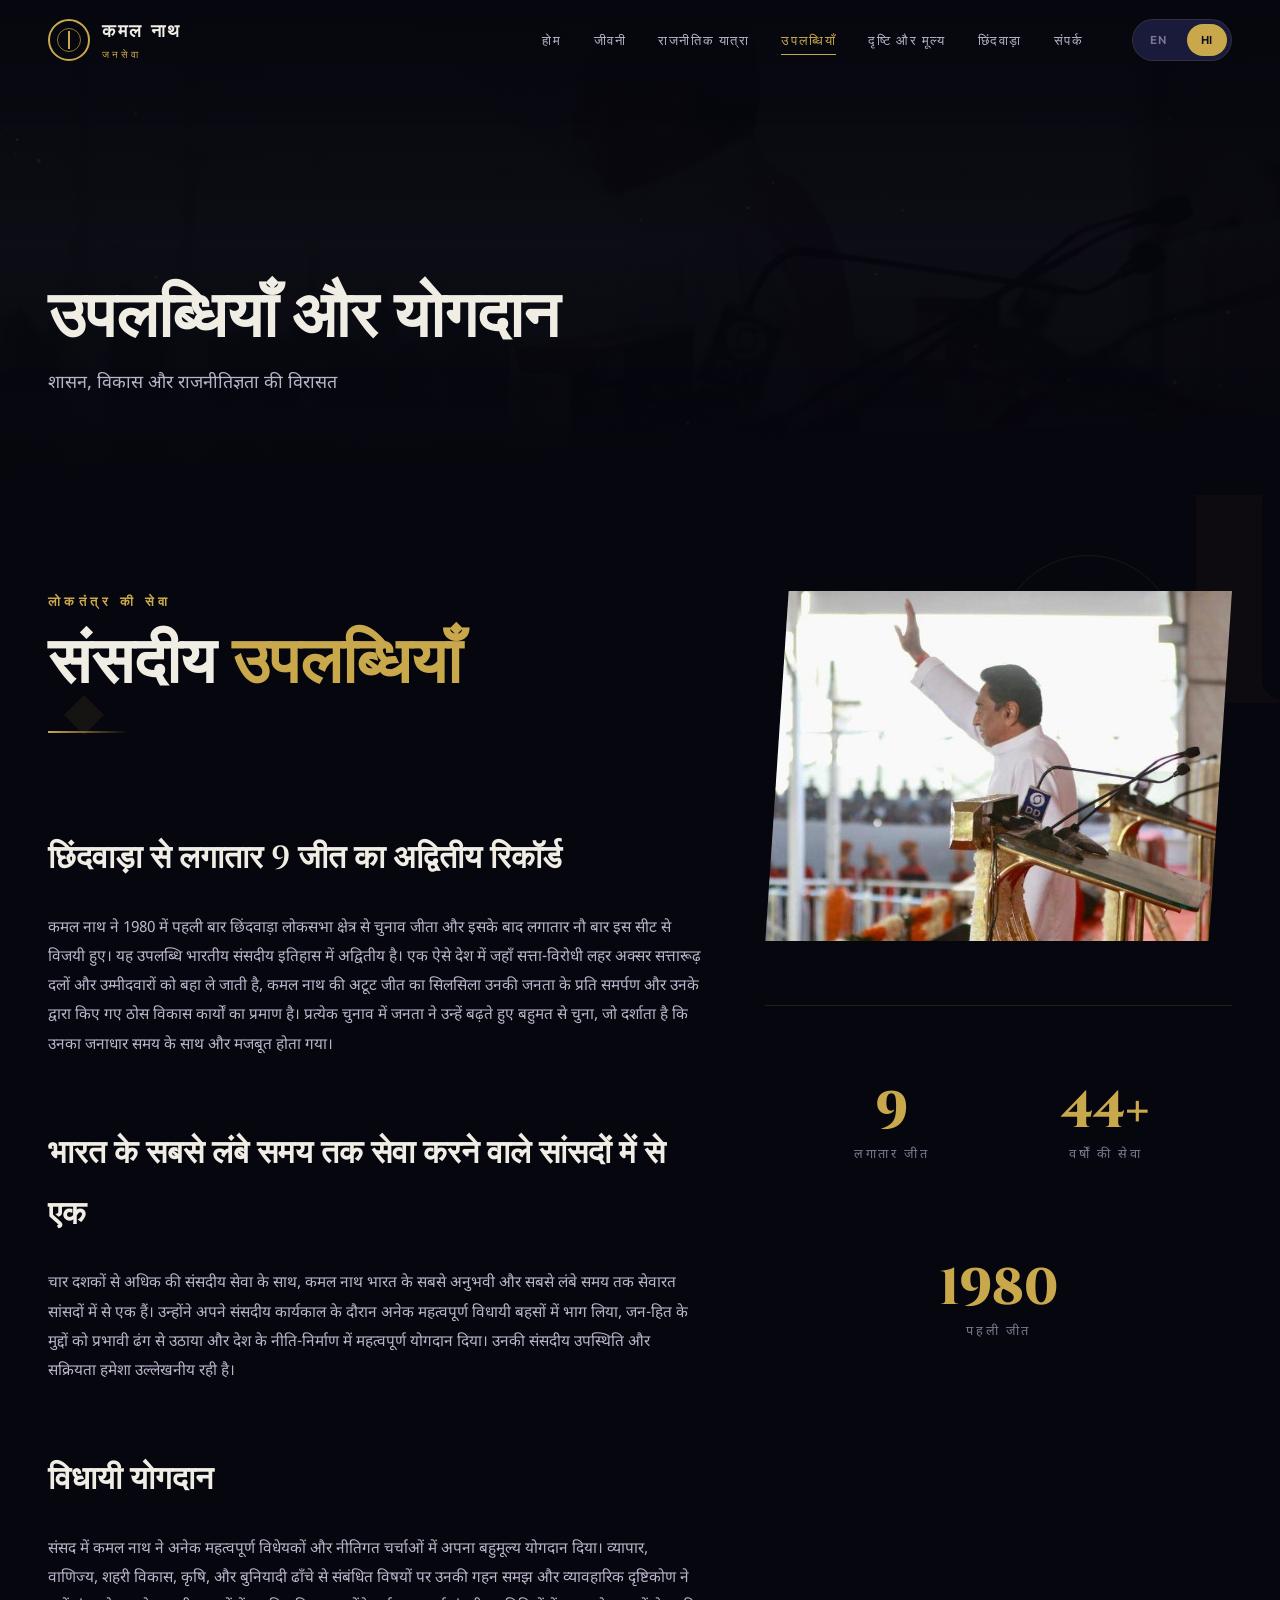
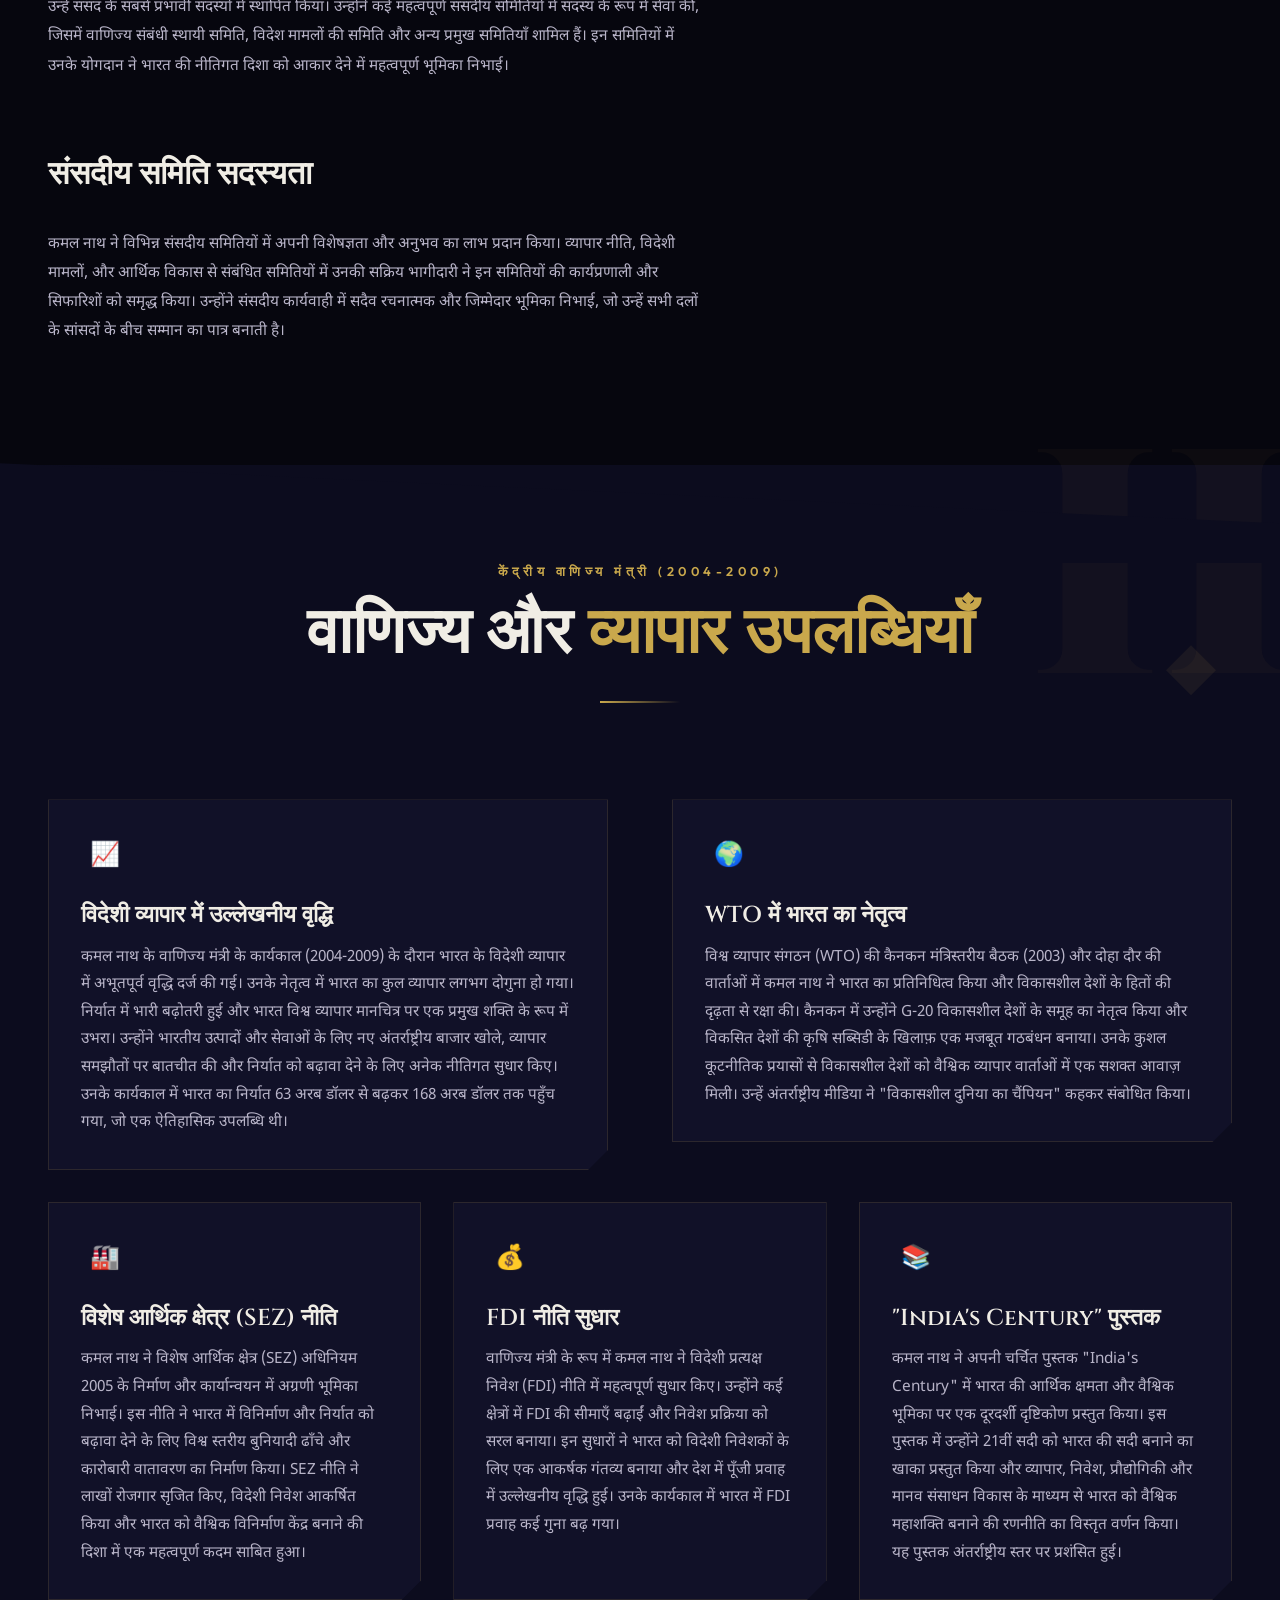
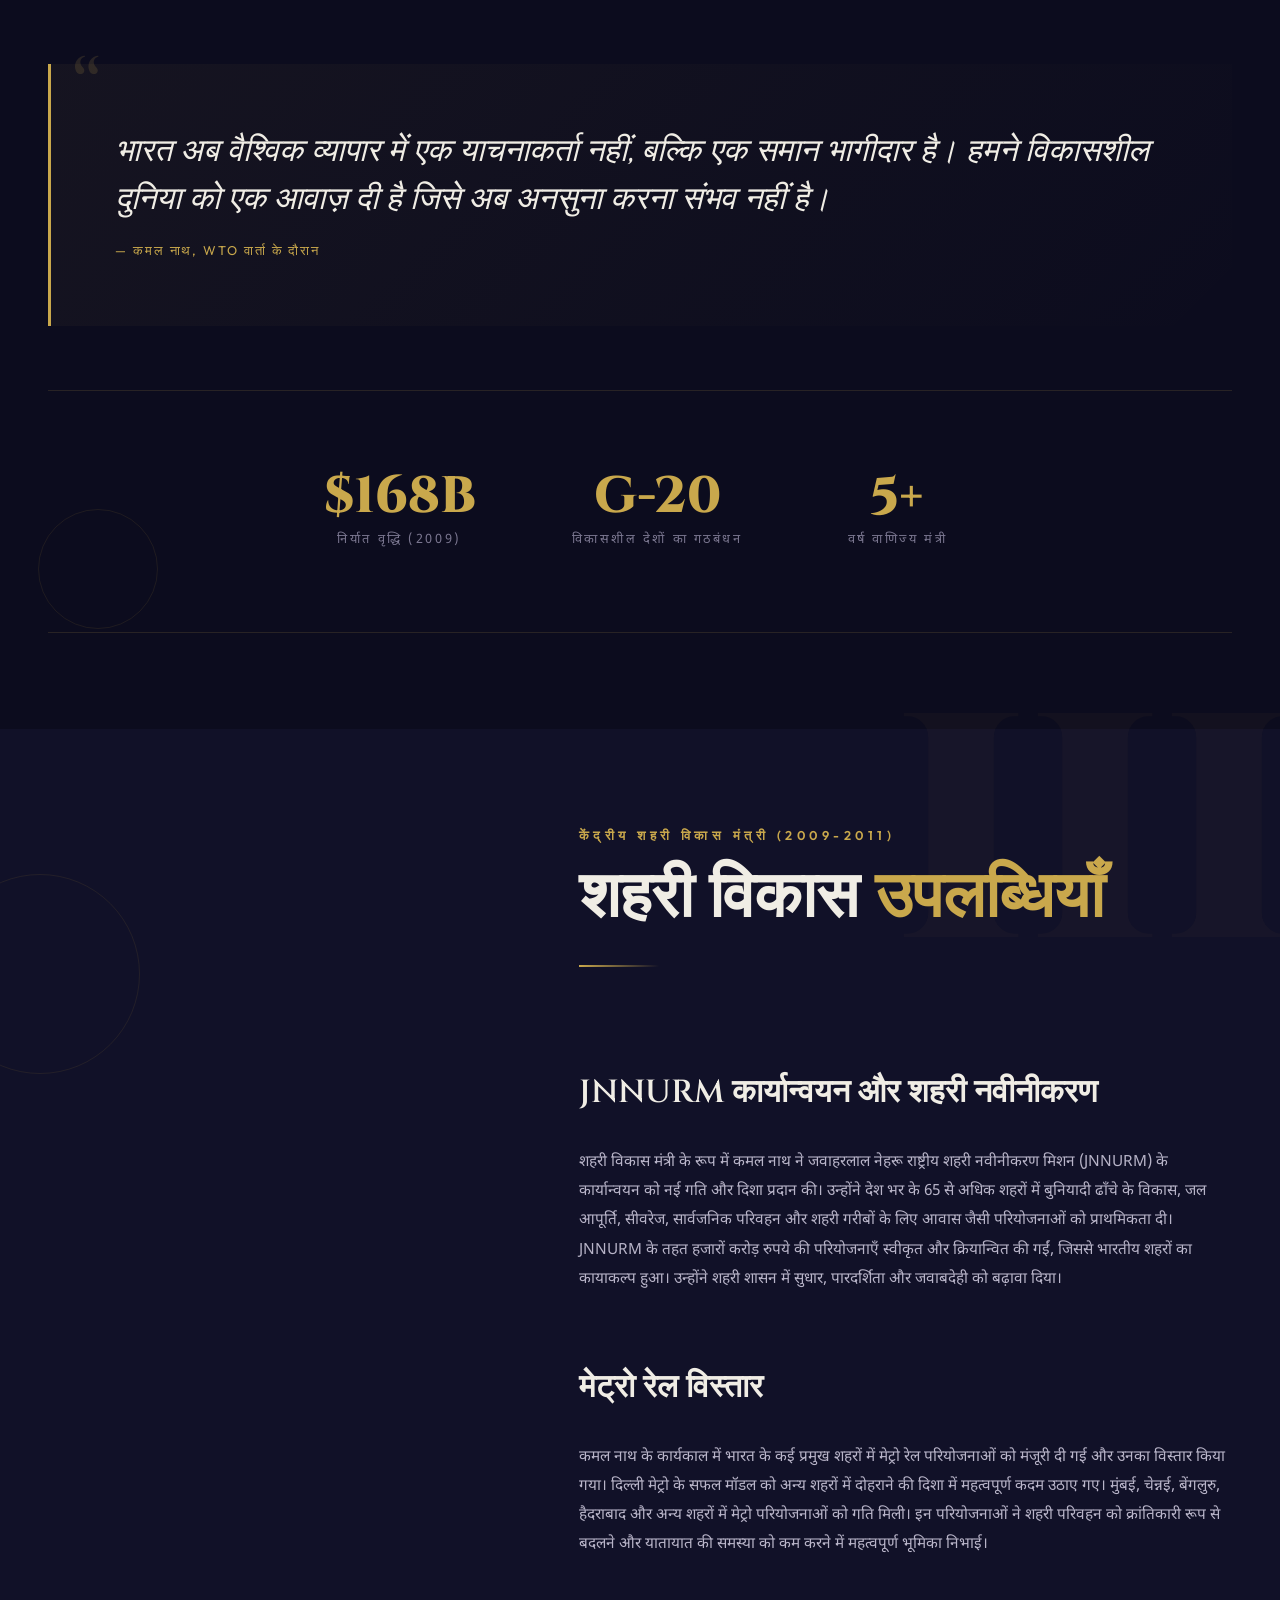
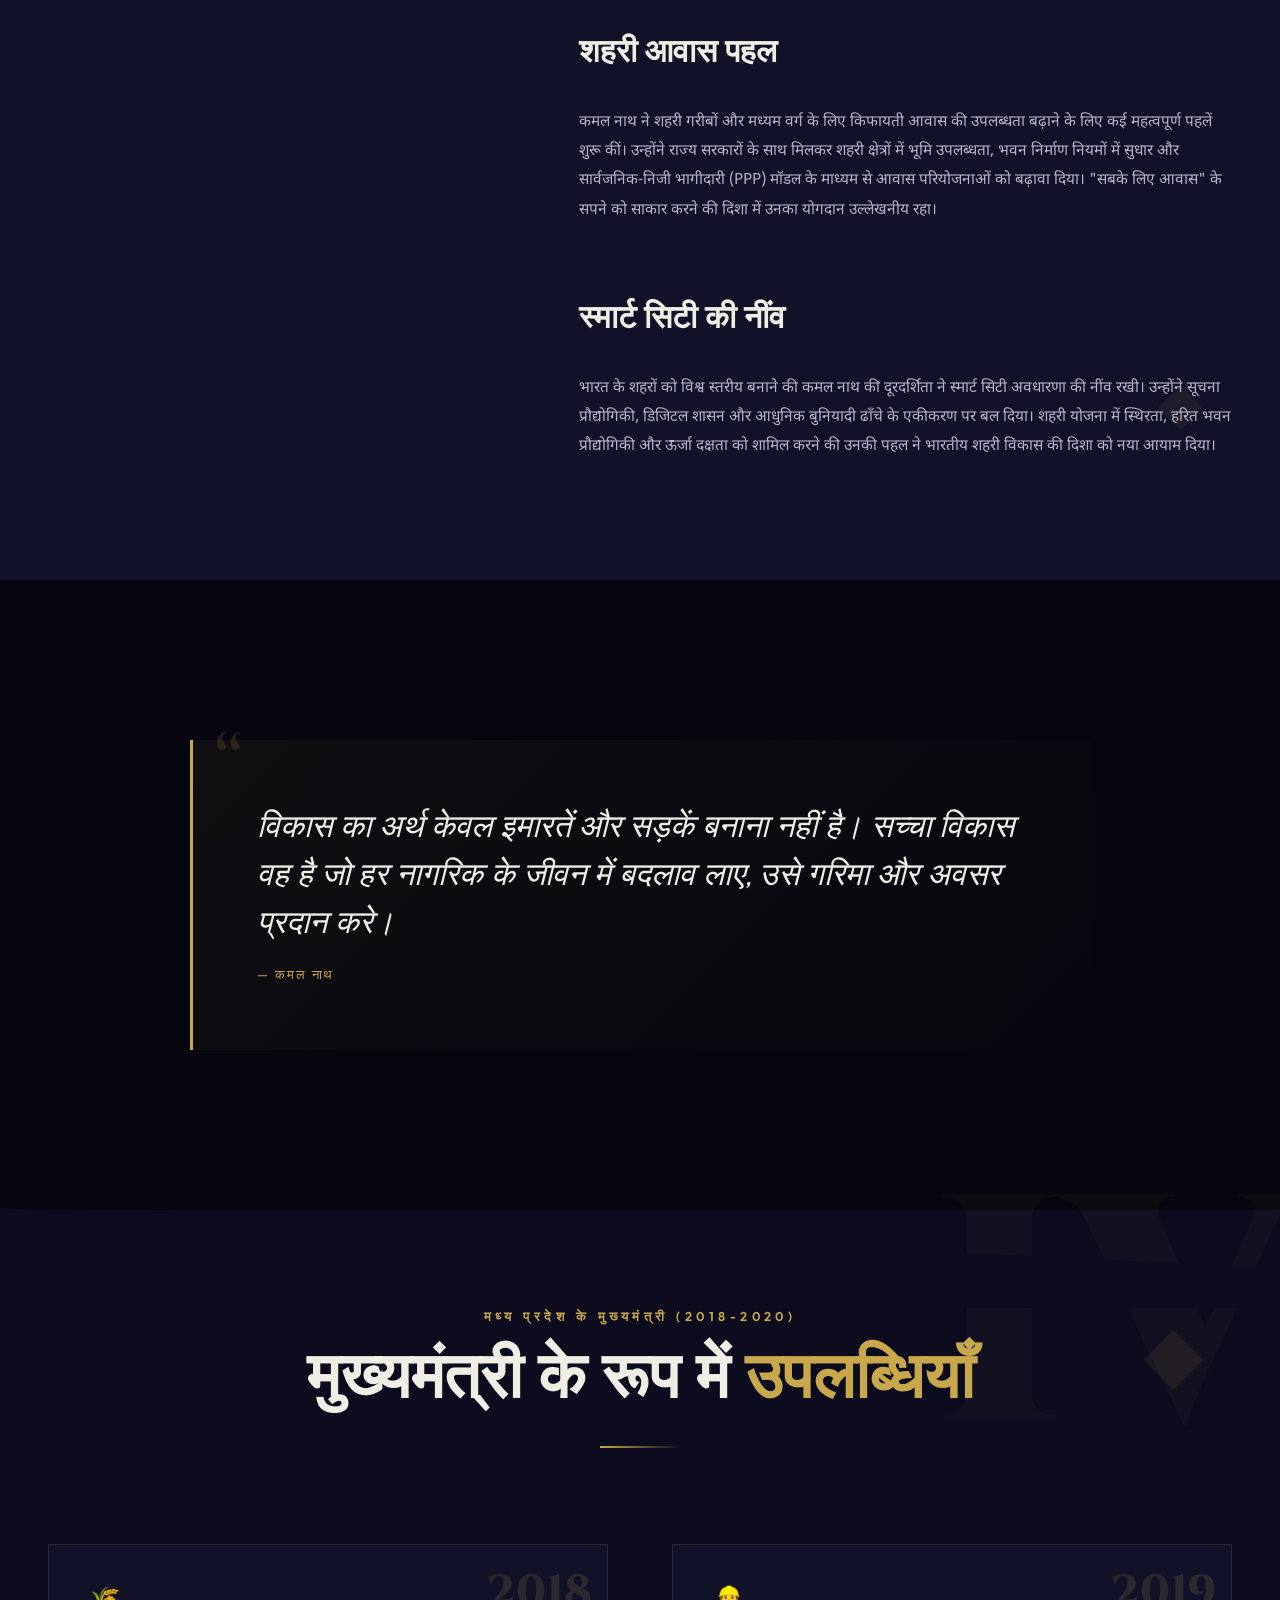
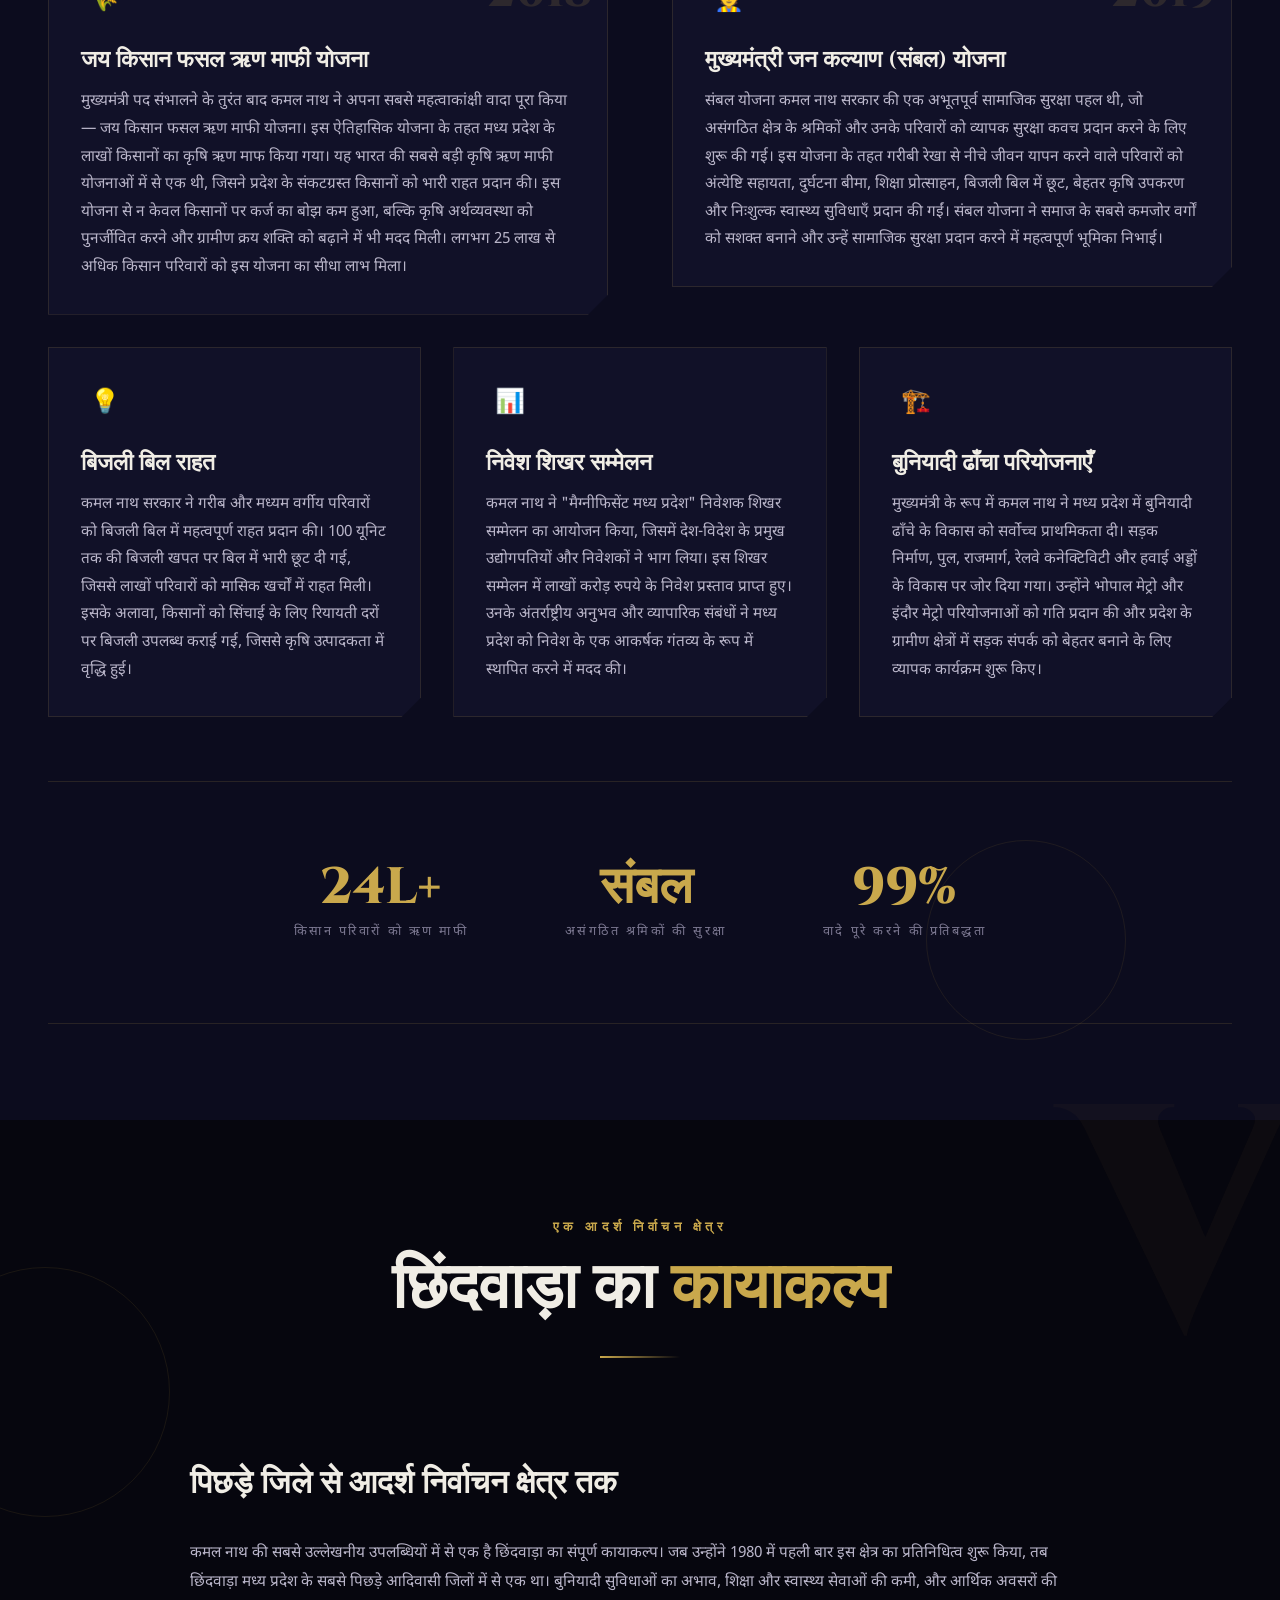
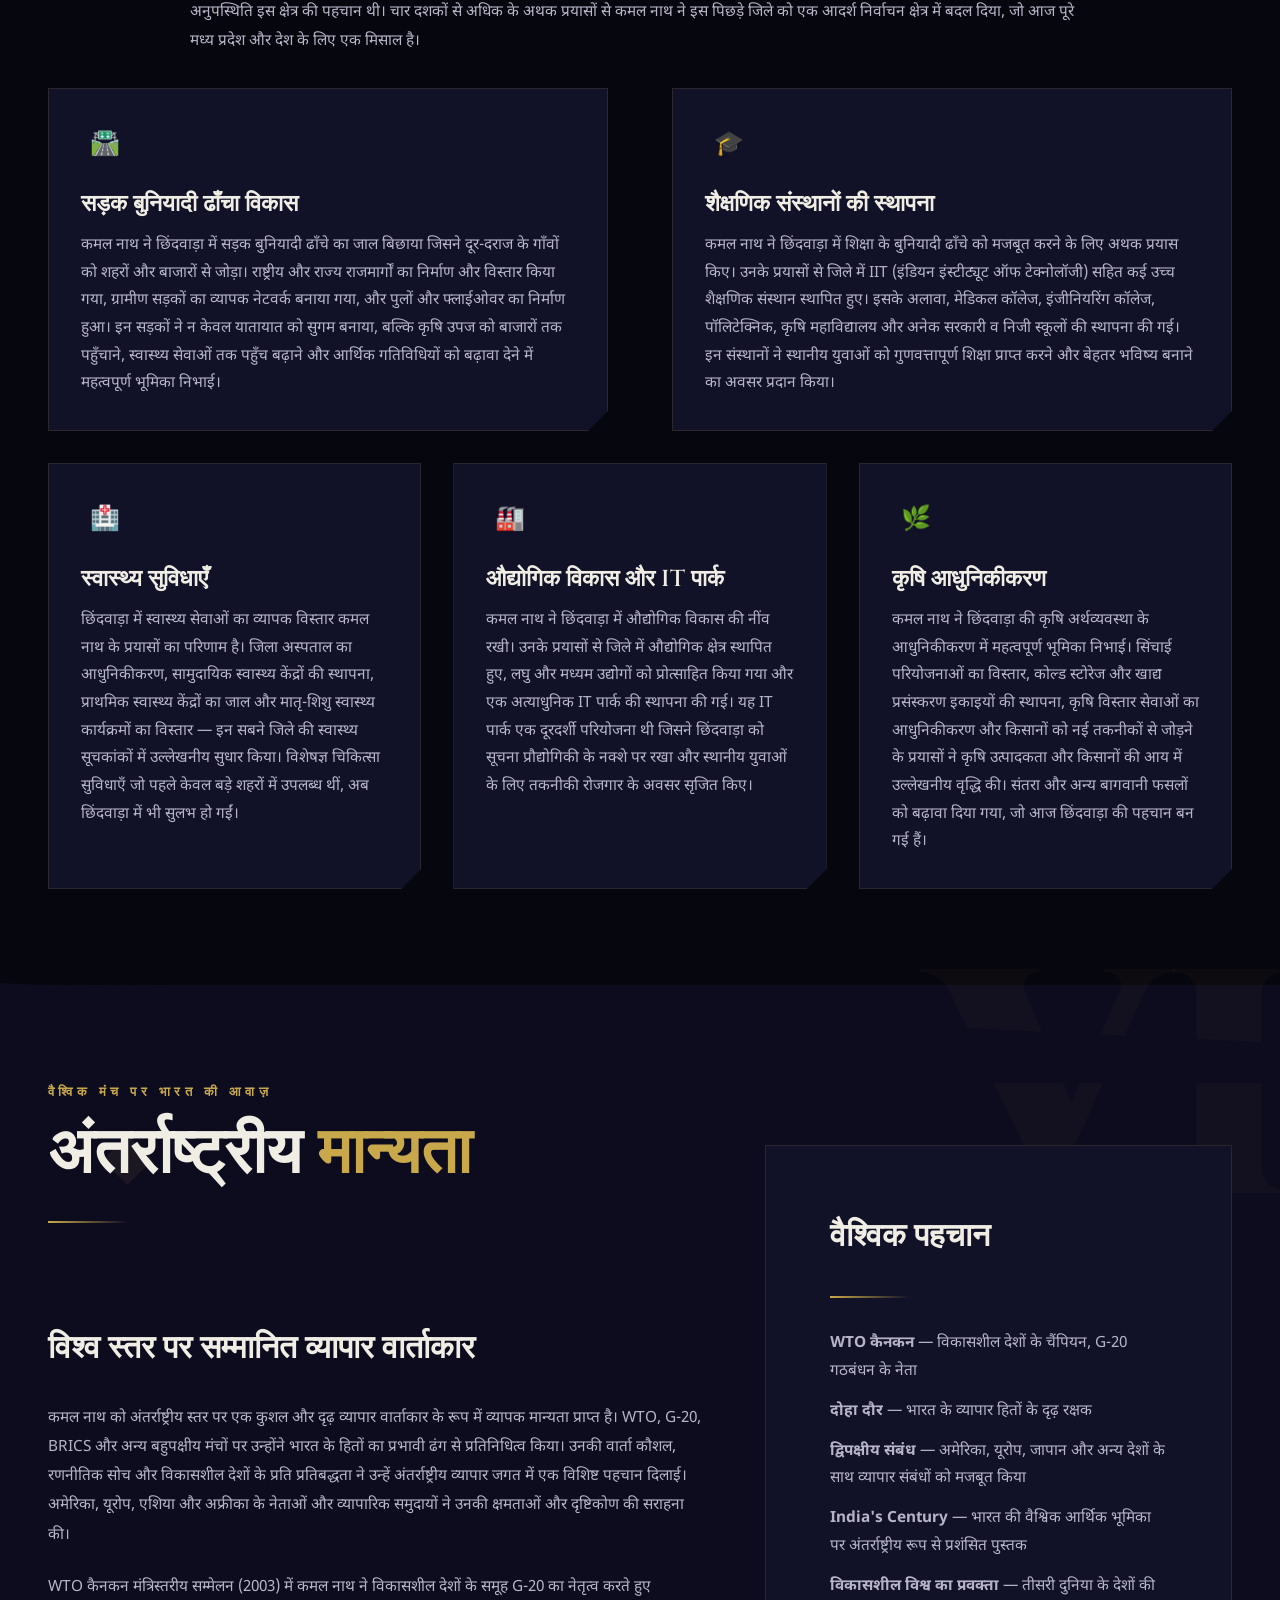
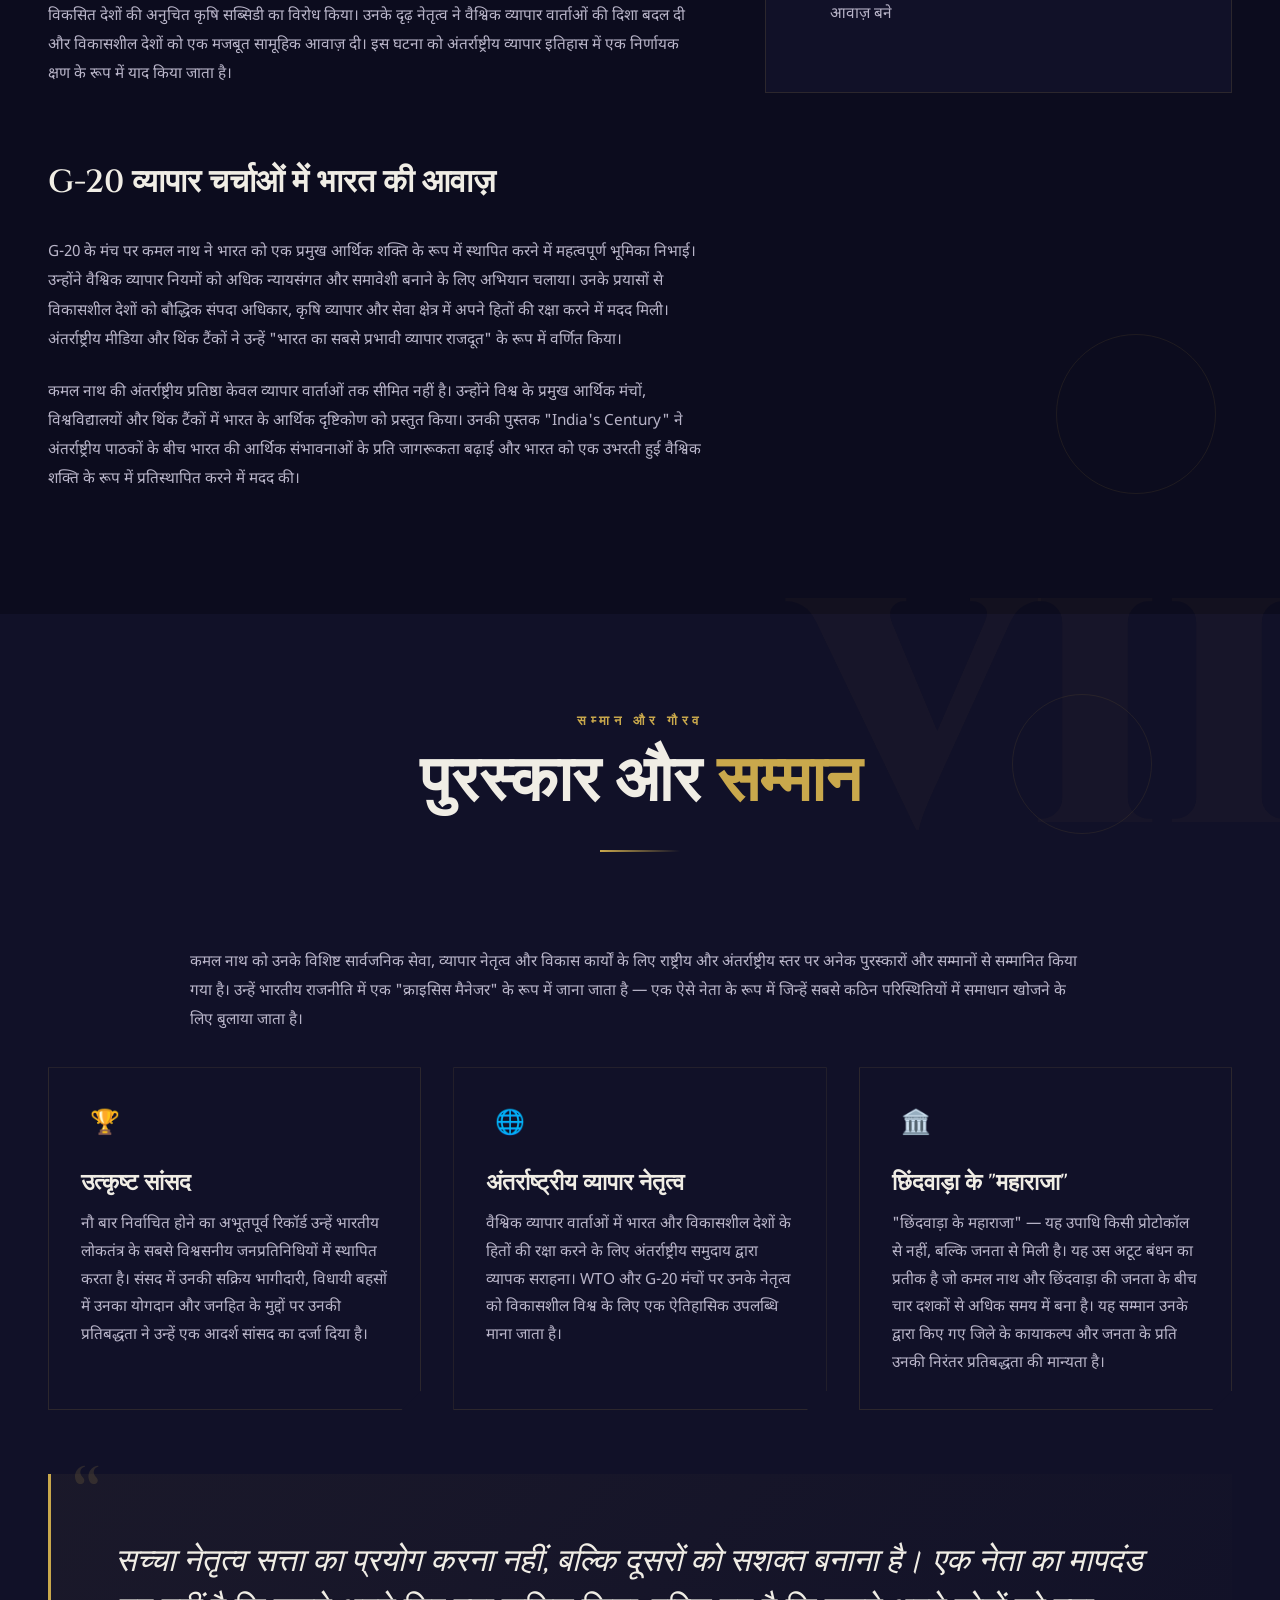
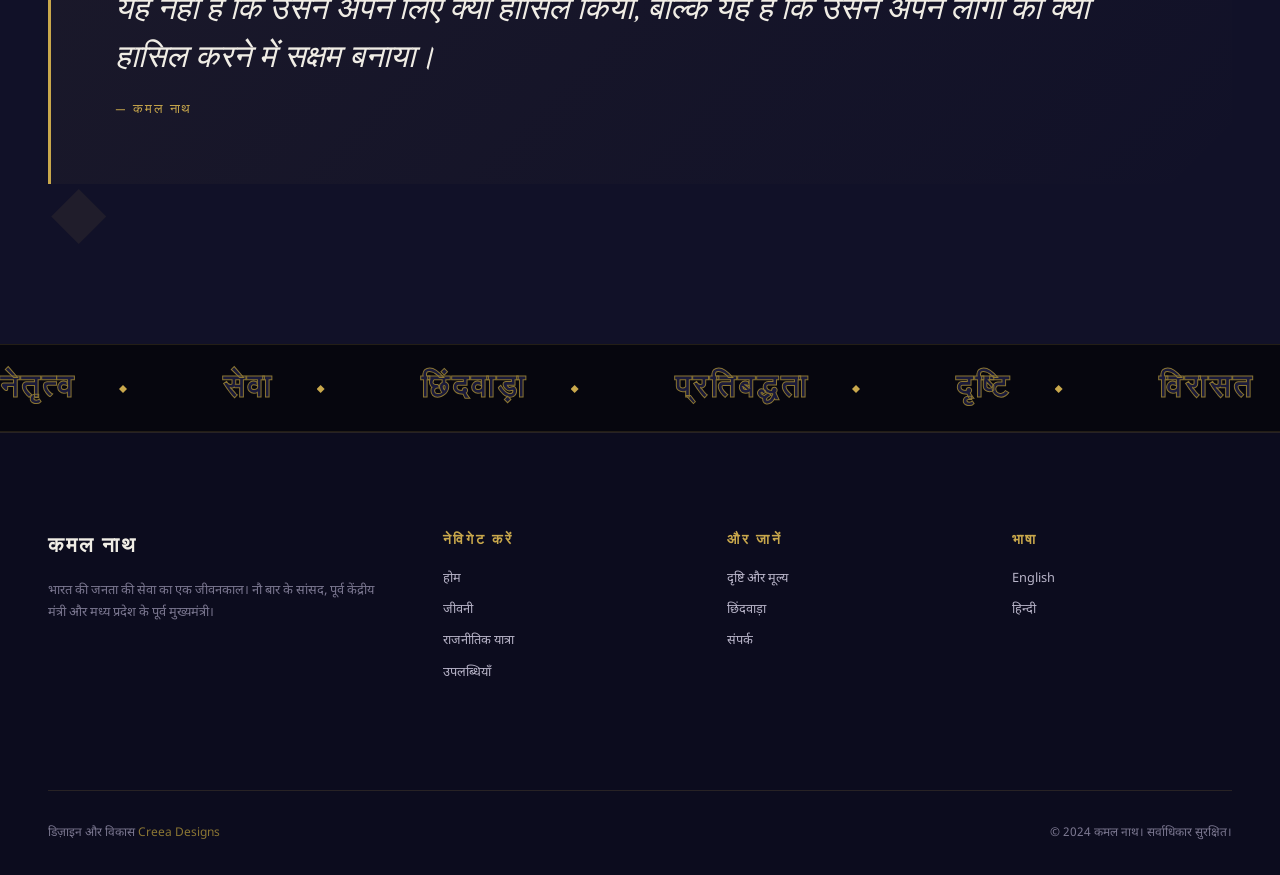
<file: hi/achievements.html>
<!DOCTYPE html>
<html lang="hi">
<head>
  <meta charset="UTF-8">
  <meta name="viewport" content="width=device-width, initial-scale=1.0">
  <meta name="description" content="कमल नाथ की उपलब्धियाँ और योगदान - शासन, विकास और राजनीतिज्ञता की विरासत। नौ बार के सांसद, पूर्व केंद्रीय मंत्री और मध्य प्रदेश के पूर्व मुख्यमंत्री।">
  <title>उपलब्धियाँ - कमल नाथ | आधिकारिक वेबसाइट</title>
  <link rel="stylesheet" href="../css/style.css">
  <link rel="icon" type="image/x-icon" href="../images/favicon.ico">
</head>
<body class="hindi">

  <!-- Loading Screen -->
  <div class="loader">
    <div class="loader__emblem"></div>
    <div class="loader__text">कमल नाथ</div>
  </div>

  <!-- Particle Background -->
  <canvas id="particle-canvas"></canvas>

  <!-- Navigation -->
  <nav class="nav">
    <a href="index.html" class="nav__logo">
      <div class="nav__logo-emblem">
        <span class="ashoka-spoke"></span>
      </div>
      <div>
        <span class="nav__logo-text">कमल नाथ</span>
        <span class="nav__logo-subtitle">जनसेवा</span>
      </div>
    </a>

    <div class="nav__links">
      <a href="index.html" class="nav__link">होम</a>
      <a href="biography.html" class="nav__link">जीवनी</a>
      <a href="political-journey.html" class="nav__link">राजनीतिक यात्रा</a>
      <a href="achievements.html" class="nav__link active">उपलब्धियाँ</a>
      <a href="vision-values.html" class="nav__link">दृष्टि और मूल्य</a>
      <a href="chhindwara.html" class="nav__link">छिंदवाड़ा</a>
      <a href="contact.html" class="nav__link">संपर्क</a>
      <div class="lang-toggle">
        <a href="../en/achievements.html" class="lang-toggle__btn">EN</a>
        <a href="achievements.html" class="lang-toggle__btn active">HI</a>
      </div>
    </div>

    <button class="nav__hamburger" aria-label="मेनू टॉगल करें">
      <span></span>
      <span></span>
      <span></span>
    </button>
  </nav>

  <!-- Mobile Nav Overlay -->
  <div class="nav__mobile-overlay">
    <a href="index.html" class="nav__link">होम</a>
    <a href="biography.html" class="nav__link">जीवनी</a>
    <a href="political-journey.html" class="nav__link">राजनीतिक यात्रा</a>
    <a href="achievements.html" class="nav__link active">उपलब्धियाँ</a>
    <a href="vision-values.html" class="nav__link">दृष्टि और मूल्य</a>
    <a href="chhindwara.html" class="nav__link">छिंदवाड़ा</a>
    <a href="contact.html" class="nav__link">संपर्क</a>
    <div class="lang-toggle">
      <a href="../en/achievements.html" class="lang-toggle__btn">EN</a>
      <a href="achievements.html" class="lang-toggle__btn active">HI</a>
    </div>
  </div>

  <!-- Page Header -->
  <header class="page-header">
    <div class="page-header__bg">
      <img src="../images/kamal-nath-wto.jpg" alt="कमल नाथ">
      <div class="page-header__bg-overlay"></div>
    </div>
    <div class="page-header__content">
      <h1 class="page-header__title">उपलब्धियाँ और योगदान</h1>
      <p class="page-header__subtitle">शासन, विकास और राजनीतिज्ञता की विरासत</p>
    </div>
    <div class="page-header__diagonal"></div>
  </header>

  <!-- ============================================
       SECTION 1: संसदीय उपलब्धियाँ
       ============================================ -->
  <section class="section section--void">
    <span class="section__bg-number">I</span>
    <div class="float-element float-element--circle" style="width:180px;height:180px;top:60px;right:8%;" data-speed="0.05"></div>
    <div class="float-element float-element--diamond" style="width:40px;height:40px;top:200px;left:5%;" data-speed="0.08"></div>

    <div class="section__container">
      <div class="grid-asymmetric">
        <div>
          <div class="section__header reveal">
            <p class="section__overline">लोकतंत्र की सेवा</p>
            <h2 class="section__title">संसदीय <span class="gold">उपलब्धियाँ</span></h2>
            <div class="gold-sep"></div>
          </div>

          <div class="prose reveal reveal-delay-1">
            <h3>छिंदवाड़ा से लगातार 9 जीत का अद्वितीय रिकॉर्ड</h3>
            <p>कमल नाथ ने 1980 में पहली बार छिंदवाड़ा लोकसभा क्षेत्र से चुनाव जीता और इसके बाद लगातार नौ बार इस सीट से विजयी हुए। यह उपलब्धि भारतीय संसदीय इतिहास में अद्वितीय है। एक ऐसे देश में जहाँ सत्ता-विरोधी लहर अक्सर सत्तारूढ़ दलों और उम्मीदवारों को बहा ले जाती है, कमल नाथ की अटूट जीत का सिलसिला उनकी जनता के प्रति समर्पण और उनके द्वारा किए गए ठोस विकास कार्यों का प्रमाण है। प्रत्येक चुनाव में जनता ने उन्हें बढ़ते हुए बहुमत से चुना, जो दर्शाता है कि उनका जनाधार समय के साथ और मजबूत होता गया।</p>

            <h3>भारत के सबसे लंबे समय तक सेवा करने वाले सांसदों में से एक</h3>
            <p>चार दशकों से अधिक की संसदीय सेवा के साथ, कमल नाथ भारत के सबसे अनुभवी और सबसे लंबे समय तक सेवारत सांसदों में से एक हैं। उन्होंने अपने संसदीय कार्यकाल के दौरान अनेक महत्वपूर्ण विधायी बहसों में भाग लिया, जन-हित के मुद्दों को प्रभावी ढंग से उठाया और देश के नीति-निर्माण में महत्वपूर्ण योगदान दिया। उनकी संसदीय उपस्थिति और सक्रियता हमेशा उल्लेखनीय रही है।</p>

            <h3>विधायी योगदान</h3>
            <p>संसद में कमल नाथ ने अनेक महत्वपूर्ण विधेयकों और नीतिगत चर्चाओं में अपना बहुमूल्य योगदान दिया। व्यापार, वाणिज्य, शहरी विकास, कृषि, और बुनियादी ढाँचे से संबंधित विषयों पर उनकी गहन समझ और व्यावहारिक दृष्टिकोण ने उन्हें संसद के सबसे प्रभावी सदस्यों में स्थापित किया। उन्होंने कई महत्वपूर्ण संसदीय समितियों में सदस्य के रूप में सेवा की, जिसमें वाणिज्य संबंधी स्थायी समिति, विदेश मामलों की समिति और अन्य प्रमुख समितियाँ शामिल हैं। इन समितियों में उनके योगदान ने भारत की नीतिगत दिशा को आकार देने में महत्वपूर्ण भूमिका निभाई।</p>

            <h3>संसदीय समिति सदस्यता</h3>
            <p>कमल नाथ ने विभिन्न संसदीय समितियों में अपनी विशेषज्ञता और अनुभव का लाभ प्रदान किया। व्यापार नीति, विदेशी मामलों, और आर्थिक विकास से संबंधित समितियों में उनकी सक्रिय भागीदारी ने इन समितियों की कार्यप्रणाली और सिफारिशों को समृद्ध किया। उन्होंने संसदीय कार्यवाही में सदैव रचनात्मक और जिम्मेदार भूमिका निभाई, जो उन्हें सभी दलों के सांसदों के बीच सम्मान का पात्र बनाती है।</p>
          </div>
        </div>

        <div class="reveal reveal--right reveal-delay-2">
          <div class="img-diagonal img-reveal" style="margin-bottom: var(--space-md);">
            <img src="../images/kamal-nath-wto.jpg" alt="कमल नाथ - उपलब्धियाँ" loading="lazy">
          </div>

          <div class="stats-row" style="margin-top: var(--space-lg); border-top: 1px solid var(--color-border); border-bottom: none;">
            <div class="stat-item">
              <div class="stat-item__number" data-count="9">0</div>
              <div class="stat-item__label">लगातार जीत</div>
            </div>
            <div class="stat-item">
              <div class="stat-item__number" data-count="44" data-suffix="+">0</div>
              <div class="stat-item__label">वर्षों की सेवा</div>
            </div>
            <div class="stat-item">
              <div class="stat-item__number" data-count="1980">0</div>
              <div class="stat-item__label">पहली जीत</div>
            </div>
          </div>
        </div>
      </div>
    </div>
  </section>

  <!-- ============================================
       SECTION 2: वाणिज्य और व्यापार उपलब्धियाँ
       ============================================ -->
  <section class="section section--dark">
    <span class="section__bg-number">II</span>
    <div class="section__diagonal-top"></div>
    <div class="float-element float-element--circle" style="width:120px;height:120px;bottom:100px;left:3%;" data-speed="-0.04"></div>
    <div class="float-element float-element--diamond" style="width:50px;height:50px;top:180px;right:5%;" data-speed="0.06"></div>

    <div class="section__container">
      <div class="section__header text-center reveal">
        <p class="section__overline">केंद्रीय वाणिज्य मंत्री (2004-2009)</p>
        <h2 class="section__title">वाणिज्य और <span class="gold">व्यापार उपलब्धियाँ</span></h2>
        <div class="gold-sep gold-sep--center"></div>
      </div>

      <div class="grid-halves">
        <div class="reveal reveal--left reveal-delay-1">
          <div class="card card--diagonal glow-card">
            <div class="card__icon">📈</div>
            <div class="card__title">विदेशी व्यापार में उल्लेखनीय वृद्धि</div>
            <div class="card__text">
              <p>कमल नाथ के वाणिज्य मंत्री के कार्यकाल (2004-2009) के दौरान भारत के विदेशी व्यापार में अभूतपूर्व वृद्धि दर्ज की गई। उनके नेतृत्व में भारत का कुल व्यापार लगभग दोगुना हो गया। निर्यात में भारी बढ़ोतरी हुई और भारत विश्व व्यापार मानचित्र पर एक प्रमुख शक्ति के रूप में उभरा। उन्होंने भारतीय उत्पादों और सेवाओं के लिए नए अंतर्राष्ट्रीय बाजार खोले, व्यापार समझौतों पर बातचीत की और निर्यात को बढ़ावा देने के लिए अनेक नीतिगत सुधार किए। उनके कार्यकाल में भारत का निर्यात 63 अरब डॉलर से बढ़कर 168 अरब डॉलर तक पहुँच गया, जो एक ऐतिहासिक उपलब्धि थी।</p>
            </div>
          </div>
        </div>

        <div class="reveal reveal--right reveal-delay-2">
          <div class="card card--diagonal glow-card">
            <div class="card__icon">🌍</div>
            <div class="card__title">WTO में भारत का नेतृत्व</div>
            <div class="card__text">
              <p>विश्व व्यापार संगठन (WTO) की कैनकन मंत्रिस्तरीय बैठक (2003) और दोहा दौर की वार्ताओं में कमल नाथ ने भारत का प्रतिनिधित्व किया और विकासशील देशों के हितों की दृढ़ता से रक्षा की। कैनकन में उन्होंने G-20 विकासशील देशों के समूह का नेतृत्व किया और विकसित देशों की कृषि सब्सिडी के खिलाफ़ एक मजबूत गठबंधन बनाया। उनके कुशल कूटनीतिक प्रयासों से विकासशील देशों को वैश्विक व्यापार वार्ताओं में एक सशक्त आवाज़ मिली। उन्हें अंतर्राष्ट्रीय मीडिया ने "विकासशील दुनिया का चैंपियन" कहकर संबोधित किया।</p>
            </div>
          </div>
        </div>
      </div>

      <div class="grid-thirds reveal reveal-delay-3" style="margin-top: var(--space-md);">
        <div class="card card--diagonal glow-card">
          <div class="card__icon">🏭</div>
          <div class="card__title">विशेष आर्थिक क्षेत्र (SEZ) नीति</div>
          <div class="card__text">
            <p>कमल नाथ ने विशेष आर्थिक क्षेत्र (SEZ) अधिनियम 2005 के निर्माण और कार्यान्वयन में अग्रणी भूमिका निभाई। इस नीति ने भारत में विनिर्माण और निर्यात को बढ़ावा देने के लिए विश्व स्तरीय बुनियादी ढाँचे और कारोबारी वातावरण का निर्माण किया। SEZ नीति ने लाखों रोजगार सृजित किए, विदेशी निवेश आकर्षित किया और भारत को वैश्विक विनिर्माण केंद्र बनाने की दिशा में एक महत्वपूर्ण कदम साबित हुआ।</p>
          </div>
        </div>

        <div class="card card--diagonal glow-card">
          <div class="card__icon">💰</div>
          <div class="card__title">FDI नीति सुधार</div>
          <div class="card__text">
            <p>वाणिज्य मंत्री के रूप में कमल नाथ ने विदेशी प्रत्यक्ष निवेश (FDI) नीति में महत्वपूर्ण सुधार किए। उन्होंने कई क्षेत्रों में FDI की सीमाएँ बढ़ाईं और निवेश प्रक्रिया को सरल बनाया। इन सुधारों ने भारत को विदेशी निवेशकों के लिए एक आकर्षक गंतव्य बनाया और देश में पूँजी प्रवाह में उल्लेखनीय वृद्धि हुई। उनके कार्यकाल में भारत में FDI प्रवाह कई गुना बढ़ गया।</p>
          </div>
        </div>

        <div class="card card--diagonal glow-card">
          <div class="card__icon">📚</div>
          <div class="card__title">"India's Century" पुस्तक</div>
          <div class="card__text">
            <p>कमल नाथ ने अपनी चर्चित पुस्तक "India's Century" में भारत की आर्थिक क्षमता और वैश्विक भूमिका पर एक दूरदर्शी दृष्टिकोण प्रस्तुत किया। इस पुस्तक में उन्होंने 21वीं सदी को भारत की सदी बनाने का खाका प्रस्तुत किया और व्यापार, निवेश, प्रौद्योगिकी और मानव संसाधन विकास के माध्यम से भारत को वैश्विक महाशक्ति बनाने की रणनीति का विस्तृत वर्णन किया। यह पुस्तक अंतर्राष्ट्रीय स्तर पर प्रशंसित हुई।</p>
          </div>
        </div>
      </div>

      <div class="reveal reveal-delay-4" style="margin-top: var(--space-lg);">
        <div class="quote-block">
          <p class="quote-block__text">भारत अब वैश्विक व्यापार में एक याचनाकर्ता नहीं, बल्कि एक समान भागीदार है। हमने विकासशील दुनिया को एक आवाज़ दी है जिसे अब अनसुना करना संभव नहीं है।</p>
          <p class="quote-block__attribution">&mdash; कमल नाथ, WTO वार्ता के दौरान</p>
        </div>
      </div>

      <!-- Stats Row for Commerce -->
      <div class="stats-row reveal reveal-delay-2" style="margin-top: var(--space-lg);">
        <div class="stat-item">
          <div class="stat-item__number" data-count="168" data-prefix="$" data-suffix="B">0</div>
          <div class="stat-item__label">निर्यात वृद्धि (2009)</div>
        </div>
        <div class="stat-item">
          <div class="stat-item__number text-gold">G-20</div>
          <div class="stat-item__label">विकासशील देशों का गठबंधन</div>
        </div>
        <div class="stat-item">
          <div class="stat-item__number" data-count="5" data-suffix="+">0</div>
          <div class="stat-item__label">वर्ष वाणिज्य मंत्री</div>
        </div>
      </div>
    </div>
  </section>

  <!-- ============================================
       SECTION 3: शहरी विकास उपलब्धियाँ
       ============================================ -->
  <section class="section section--surface">
    <span class="section__bg-number">III</span>
    <div class="float-element float-element--circle" style="width:200px;height:200px;top:10%;left:-60px;" data-speed="0.04"></div>
    <div class="float-element float-element--diamond" style="width:45px;height:45px;bottom:150px;right:6%;" data-speed="-0.05"></div>

    <div class="section__container">
      <div class="grid-asymmetric grid-asymmetric--reverse">
        <div class="reveal reveal--left reveal-delay-1">

        </div>

        <div>
          <div class="section__header reveal">
            <p class="section__overline">केंद्रीय शहरी विकास मंत्री (2009-2011)</p>
            <h2 class="section__title">शहरी विकास <span class="gold">उपलब्धियाँ</span></h2>
            <div class="gold-sep"></div>
          </div>

          <div class="prose reveal reveal-delay-1">
            <h3>JNNURM कार्यान्वयन और शहरी नवीनीकरण</h3>
            <p>शहरी विकास मंत्री के रूप में कमल नाथ ने जवाहरलाल नेहरू राष्ट्रीय शहरी नवीनीकरण मिशन (JNNURM) के कार्यान्वयन को नई गति और दिशा प्रदान की। उन्होंने देश भर के 65 से अधिक शहरों में बुनियादी ढाँचे के विकास, जल आपूर्ति, सीवरेज, सार्वजनिक परिवहन और शहरी गरीबों के लिए आवास जैसी परियोजनाओं को प्राथमिकता दी। JNNURM के तहत हजारों करोड़ रुपये की परियोजनाएँ स्वीकृत और क्रियान्वित की गईं, जिससे भारतीय शहरों का कायाकल्प हुआ। उन्होंने शहरी शासन में सुधार, पारदर्शिता और जवाबदेही को बढ़ावा दिया।</p>

            <h3>मेट्रो रेल विस्तार</h3>
            <p>कमल नाथ के कार्यकाल में भारत के कई प्रमुख शहरों में मेट्रो रेल परियोजनाओं को मंजूरी दी गई और उनका विस्तार किया गया। दिल्ली मेट्रो के सफल मॉडल को अन्य शहरों में दोहराने की दिशा में महत्वपूर्ण कदम उठाए गए। मुंबई, चेन्नई, बेंगलुरु, हैदराबाद और अन्य शहरों में मेट्रो परियोजनाओं को गति मिली। इन परियोजनाओं ने शहरी परिवहन को क्रांतिकारी रूप से बदलने और यातायात की समस्या को कम करने में महत्वपूर्ण भूमिका निभाई।</p>

            <h3>शहरी आवास पहल</h3>
            <p>कमल नाथ ने शहरी गरीबों और मध्यम वर्ग के लिए किफायती आवास की उपलब्धता बढ़ाने के लिए कई महत्वपूर्ण पहलें शुरू कीं। उन्होंने राज्य सरकारों के साथ मिलकर शहरी क्षेत्रों में भूमि उपलब्धता, भवन निर्माण नियमों में सुधार और सार्वजनिक-निजी भागीदारी (PPP) मॉडल के माध्यम से आवास परियोजनाओं को बढ़ावा दिया। "सबके लिए आवास" के सपने को साकार करने की दिशा में उनका योगदान उल्लेखनीय रहा।</p>

            <h3>स्मार्ट सिटी की नींव</h3>
            <p>भारत के शहरों को विश्व स्तरीय बनाने की कमल नाथ की दूरदर्शिता ने स्मार्ट सिटी अवधारणा की नींव रखी। उन्होंने सूचना प्रौद्योगिकी, डिजिटल शासन और आधुनिक बुनियादी ढाँचे के एकीकरण पर बल दिया। शहरी योजना में स्थिरता, हरित भवन प्रौद्योगिकी और ऊर्जा दक्षता को शामिल करने की उनकी पहल ने भारतीय शहरी विकास की दिशा को नया आयाम दिया।</p>
          </div>
        </div>
      </div>
    </div>
  </section>

  <!-- ============================================
       QUOTE BLOCK
       ============================================ -->
  <section class="section section--void">
    <div class="section__container section__container--narrow">
      <div class="reveal">
        <div class="quote-block">
          <p class="quote-block__text">विकास का अर्थ केवल इमारतें और सड़कें बनाना नहीं है। सच्चा विकास वह है जो हर नागरिक के जीवन में बदलाव लाए, उसे गरिमा और अवसर प्रदान करे।</p>
          <p class="quote-block__attribution">&mdash; कमल नाथ</p>
        </div>
      </div>
    </div>
  </section>

  <!-- ============================================
       SECTION 4: मुख्यमंत्री उपलब्धियाँ (2018-2020)
       ============================================ -->
  <section class="section section--dark">
    <span class="section__bg-number">IV</span>
    <div class="section__diagonal-top"></div>
    <div class="float-element float-element--diamond" style="width:60px;height:60px;top:120px;right:6%;" data-speed="0.06"></div>
    <div class="float-element float-element--circle" style="width:200px;height:200px;bottom:80px;right:12%;" data-speed="-0.03"></div>

    <div class="section__container">
      <div class="section__header text-center reveal">
        <p class="section__overline">मध्य प्रदेश के मुख्यमंत्री (2018-2020)</p>
        <h2 class="section__title">मुख्यमंत्री के रूप में <span class="gold">उपलब्धियाँ</span></h2>
        <div class="gold-sep gold-sep--center"></div>
      </div>

      <div class="grid-halves">
        <div class="reveal reveal--left reveal-delay-1">
          <div class="card card--diagonal glow-card">
            <div class="card__icon">🌾</div>
            <div class="card__year">2018</div>
            <div class="card__title">जय किसान फसल ऋण माफी योजना</div>
            <div class="card__text">
              <p>मुख्यमंत्री पद संभालने के तुरंत बाद कमल नाथ ने अपना सबसे महत्वाकांक्षी वादा पूरा किया &mdash; जय किसान फसल ऋण माफी योजना। इस ऐतिहासिक योजना के तहत मध्य प्रदेश के लाखों किसानों का कृषि ऋण माफ किया गया। यह भारत की सबसे बड़ी कृषि ऋण माफी योजनाओं में से एक थी, जिसने प्रदेश के संकटग्रस्त किसानों को भारी राहत प्रदान की। इस योजना से न केवल किसानों पर कर्ज का बोझ कम हुआ, बल्कि कृषि अर्थव्यवस्था को पुनर्जीवित करने और ग्रामीण क्रय शक्ति को बढ़ाने में भी मदद मिली। लगभग 25 लाख से अधिक किसान परिवारों को इस योजना का सीधा लाभ मिला।</p>
            </div>
          </div>
        </div>

        <div class="reveal reveal--right reveal-delay-2">
          <div class="card card--diagonal glow-card">
            <div class="card__icon">👷</div>
            <div class="card__year">2019</div>
            <div class="card__title">मुख्यमंत्री जन कल्याण (संबल) योजना</div>
            <div class="card__text">
              <p>संबल योजना कमल नाथ सरकार की एक अभूतपूर्व सामाजिक सुरक्षा पहल थी, जो असंगठित क्षेत्र के श्रमिकों और उनके परिवारों को व्यापक सुरक्षा कवच प्रदान करने के लिए शुरू की गई। इस योजना के तहत गरीबी रेखा से नीचे जीवन यापन करने वाले परिवारों को अंत्येष्टि सहायता, दुर्घटना बीमा, शिक्षा प्रोत्साहन, बिजली बिल में छूट, बेहतर कृषि उपकरण और निःशुल्क स्वास्थ्य सुविधाएँ प्रदान की गईं। संबल योजना ने समाज के सबसे कमजोर वर्गों को सशक्त बनाने और उन्हें सामाजिक सुरक्षा प्रदान करने में महत्वपूर्ण भूमिका निभाई।</p>
            </div>
          </div>
        </div>
      </div>

      <div class="grid-thirds reveal reveal-delay-3" style="margin-top: var(--space-md);">
        <div class="card card--diagonal glow-card">
          <div class="card__icon">💡</div>
          <div class="card__title">बिजली बिल राहत</div>
          <div class="card__text">
            <p>कमल नाथ सरकार ने गरीब और मध्यम वर्गीय परिवारों को बिजली बिल में महत्वपूर्ण राहत प्रदान की। 100 यूनिट तक की बिजली खपत पर बिल में भारी छूट दी गई, जिससे लाखों परिवारों को मासिक खर्चों में राहत मिली। इसके अलावा, किसानों को सिंचाई के लिए रियायती दरों पर बिजली उपलब्ध कराई गई, जिससे कृषि उत्पादकता में वृद्धि हुई।</p>
          </div>
        </div>

        <div class="card card--diagonal glow-card">
          <div class="card__icon">📊</div>
          <div class="card__title">निवेश शिखर सम्मेलन</div>
          <div class="card__text">
            <p>कमल नाथ ने "मैग्नीफिसेंट मध्य प्रदेश" निवेशक शिखर सम्मेलन का आयोजन किया, जिसमें देश-विदेश के प्रमुख उद्योगपतियों और निवेशकों ने भाग लिया। इस शिखर सम्मेलन में लाखों करोड़ रुपये के निवेश प्रस्ताव प्राप्त हुए। उनके अंतर्राष्ट्रीय अनुभव और व्यापारिक संबंधों ने मध्य प्रदेश को निवेश के एक आकर्षक गंतव्य के रूप में स्थापित करने में मदद की।</p>
          </div>
        </div>

        <div class="card card--diagonal glow-card">
          <div class="card__icon">🏗️</div>
          <div class="card__title">बुनियादी ढाँचा परियोजनाएँ</div>
          <div class="card__text">
            <p>मुख्यमंत्री के रूप में कमल नाथ ने मध्य प्रदेश में बुनियादी ढाँचे के विकास को सर्वोच्च प्राथमिकता दी। सड़क निर्माण, पुल, राजमार्ग, रेलवे कनेक्टिविटी और हवाई अड्डों के विकास पर जोर दिया गया। उन्होंने भोपाल मेट्रो और इंदौर मेट्रो परियोजनाओं को गति प्रदान की और प्रदेश के ग्रामीण क्षेत्रों में सड़क संपर्क को बेहतर बनाने के लिए व्यापक कार्यक्रम शुरू किए।</p>
          </div>
        </div>
      </div>

      <!-- Stats Row for CM -->
      <div class="stats-row reveal reveal-delay-4" style="margin-top: var(--space-lg);">
        <div class="stat-item">
          <div class="stat-item__number" data-count="25" data-suffix="L+">0</div>
          <div class="stat-item__label">किसान परिवारों को ऋण माफी</div>
        </div>
        <div class="stat-item">
          <div class="stat-item__number text-gold">संबल</div>
          <div class="stat-item__label">असंगठित श्रमिकों की सुरक्षा</div>
        </div>
        <div class="stat-item">
          <div class="stat-item__number" data-count="100" data-suffix="%">0</div>
          <div class="stat-item__label">वादे पूरे करने की प्रतिबद्धता</div>
        </div>
      </div>
    </div>
  </section>

  <!-- ============================================
       SECTION 5: छिंदवाड़ा का कायाकल्प
       ============================================ -->
  <section class="section section--void">
    <span class="section__bg-number">V</span>
    <div class="float-element float-element--circle" style="width:250px;height:250px;top:10%;left:-80px;" data-speed="0.04"></div>
    <div class="float-element float-element--diamond" style="width:35px;height:35px;bottom:200px;right:4%;" data-speed="-0.06"></div>

    <div class="section__container">
      <div class="section__header text-center reveal">
        <p class="section__overline">एक आदर्श निर्वाचन क्षेत्र</p>
        <h2 class="section__title">छिंदवाड़ा का <span class="gold">कायाकल्प</span></h2>
        <div class="gold-sep gold-sep--center"></div>
      </div>

      <div class="prose reveal reveal-delay-1" style="max-width: var(--container-narrow); margin: 0 auto;">
        <h3>पिछड़े जिले से आदर्श निर्वाचन क्षेत्र तक</h3>
        <p>कमल नाथ की सबसे उल्लेखनीय उपलब्धियों में से एक है छिंदवाड़ा का संपूर्ण कायाकल्प। जब उन्होंने 1980 में पहली बार इस क्षेत्र का प्रतिनिधित्व शुरू किया, तब छिंदवाड़ा मध्य प्रदेश के सबसे पिछड़े आदिवासी जिलों में से एक था। बुनियादी सुविधाओं का अभाव, शिक्षा और स्वास्थ्य सेवाओं की कमी, और आर्थिक अवसरों की अनुपस्थिति इस क्षेत्र की पहचान थी। चार दशकों से अधिक के अथक प्रयासों से कमल नाथ ने इस पिछड़े जिले को एक आदर्श निर्वाचन क्षेत्र में बदल दिया, जो आज पूरे मध्य प्रदेश और देश के लिए एक मिसाल है।</p>
      </div>

      <div class="grid-halves" style="margin-top: var(--space-md);">
        <div class="reveal reveal--left reveal-delay-2">
          <div class="card card--diagonal glow-card">
            <div class="card__icon">🛣️</div>
            <div class="card__title">सड़क बुनियादी ढाँचा विकास</div>
            <div class="card__text">
              <p>कमल नाथ ने छिंदवाड़ा में सड़क बुनियादी ढाँचे का जाल बिछाया जिसने दूर-दराज के गाँवों को शहरों और बाजारों से जोड़ा। राष्ट्रीय और राज्य राजमार्गों का निर्माण और विस्तार किया गया, ग्रामीण सड़कों का व्यापक नेटवर्क बनाया गया, और पुलों और फ्लाईओवर का निर्माण हुआ। इन सड़कों ने न केवल यातायात को सुगम बनाया, बल्कि कृषि उपज को बाजारों तक पहुँचाने, स्वास्थ्य सेवाओं तक पहुँच बढ़ाने और आर्थिक गतिविधियों को बढ़ावा देने में महत्वपूर्ण भूमिका निभाई।</p>
            </div>
          </div>
        </div>

        <div class="reveal reveal--right reveal-delay-2">
          <div class="card card--diagonal glow-card">
            <div class="card__icon">🎓</div>
            <div class="card__title">शैक्षणिक संस्थानों की स्थापना</div>
            <div class="card__text">
              <p>कमल नाथ ने छिंदवाड़ा में शिक्षा के बुनियादी ढाँचे को मजबूत करने के लिए अथक प्रयास किए। उनके प्रयासों से जिले में IIT (इंडियन इंस्टीट्यूट ऑफ टेक्नोलॉजी) सहित कई उच्च शैक्षणिक संस्थान स्थापित हुए। इसके अलावा, मेडिकल कॉलेज, इंजीनियरिंग कॉलेज, पॉलिटेक्निक, कृषि महाविद्यालय और अनेक सरकारी व निजी स्कूलों की स्थापना की गई। इन संस्थानों ने स्थानीय युवाओं को गुणवत्तापूर्ण शिक्षा प्राप्त करने और बेहतर भविष्य बनाने का अवसर प्रदान किया।</p>
            </div>
          </div>
        </div>
      </div>

      <div class="grid-thirds reveal reveal-delay-3" style="margin-top: var(--space-md);">
        <div class="card card--diagonal glow-card">
          <div class="card__icon">🏥</div>
          <div class="card__title">स्वास्थ्य सुविधाएँ</div>
          <div class="card__text">
            <p>छिंदवाड़ा में स्वास्थ्य सेवाओं का व्यापक विस्तार कमल नाथ के प्रयासों का परिणाम है। जिला अस्पताल का आधुनिकीकरण, सामुदायिक स्वास्थ्य केंद्रों की स्थापना, प्राथमिक स्वास्थ्य केंद्रों का जाल और मातृ-शिशु स्वास्थ्य कार्यक्रमों का विस्तार &mdash; इन सबने जिले की स्वास्थ्य सूचकांकों में उल्लेखनीय सुधार किया। विशेषज्ञ चिकित्सा सुविधाएँ जो पहले केवल बड़े शहरों में उपलब्ध थीं, अब छिंदवाड़ा में भी सुलभ हो गईं।</p>
          </div>
        </div>

        <div class="card card--diagonal glow-card">
          <div class="card__icon">🏭</div>
          <div class="card__title">औद्योगिक विकास और IT पार्क</div>
          <div class="card__text">
            <p>कमल नाथ ने छिंदवाड़ा में औद्योगिक विकास की नींव रखी। उनके प्रयासों से जिले में औद्योगिक क्षेत्र स्थापित हुए, लघु और मध्यम उद्योगों को प्रोत्साहित किया गया और एक अत्याधुनिक IT पार्क की स्थापना की गई। यह IT पार्क एक दूरदर्शी परियोजना थी जिसने छिंदवाड़ा को सूचना प्रौद्योगिकी के नक्शे पर रखा और स्थानीय युवाओं के लिए तकनीकी रोजगार के अवसर सृजित किए।</p>
          </div>
        </div>

        <div class="card card--diagonal glow-card">
          <div class="card__icon">🌿</div>
          <div class="card__title">कृषि आधुनिकीकरण</div>
          <div class="card__text">
            <p>कमल नाथ ने छिंदवाड़ा की कृषि अर्थव्यवस्था के आधुनिकीकरण में महत्वपूर्ण भूमिका निभाई। सिंचाई परियोजनाओं का विस्तार, कोल्ड स्टोरेज और खाद्य प्रसंस्करण इकाइयों की स्थापना, कृषि विस्तार सेवाओं का आधुनिकीकरण और किसानों को नई तकनीकों से जोड़ने के प्रयासों ने कृषि उत्पादकता और किसानों की आय में उल्लेखनीय वृद्धि की। संतरा और अन्य बागवानी फसलों को बढ़ावा दिया गया, जो आज छिंदवाड़ा की पहचान बन गई हैं।</p>
          </div>
        </div>
      </div>
    </div>
  </section>

  <!-- ============================================
       SECTION 6: अंतर्राष्ट्रीय मान्यता
       ============================================ -->
  <section class="section section--dark">
    <span class="section__bg-number">VI</span>
    <div class="section__diagonal-top"></div>
    <div class="float-element float-element--diamond" style="width:50px;height:50px;top:150px;left:8%;" data-speed="0.05"></div>
    <div class="float-element float-element--circle" style="width:160px;height:160px;bottom:120px;right:5%;" data-speed="-0.04"></div>

    <div class="section__container">
      <div class="grid-asymmetric">
        <div>
          <div class="section__header reveal">
            <p class="section__overline">वैश्विक मंच पर भारत की आवाज़</p>
            <h2 class="section__title">अंतर्राष्ट्रीय <span class="gold">मान्यता</span></h2>
            <div class="gold-sep"></div>
          </div>

          <div class="prose reveal reveal-delay-1">
            <h3>विश्व स्तर पर सम्मानित व्यापार वार्ताकार</h3>
            <p>कमल नाथ को अंतर्राष्ट्रीय स्तर पर एक कुशल और दृढ़ व्यापार वार्ताकार के रूप में व्यापक मान्यता प्राप्त है। WTO, G-20, BRICS और अन्य बहुपक्षीय मंचों पर उन्होंने भारत के हितों का प्रभावी ढंग से प्रतिनिधित्व किया। उनकी वार्ता कौशल, रणनीतिक सोच और विकासशील देशों के प्रति प्रतिबद्धता ने उन्हें अंतर्राष्ट्रीय व्यापार जगत में एक विशिष्ट पहचान दिलाई। अमेरिका, यूरोप, एशिया और अफ्रीका के नेताओं और व्यापारिक समुदायों ने उनकी क्षमताओं और दृष्टिकोण की सराहना की।</p>

            <p>WTO कैनकन मंत्रिस्तरीय सम्मेलन (2003) में कमल नाथ ने विकासशील देशों के समूह G-20 का नेतृत्व करते हुए विकसित देशों की अनुचित कृषि सब्सिडी का विरोध किया। उनके दृढ़ नेतृत्व ने वैश्विक व्यापार वार्ताओं की दिशा बदल दी और विकासशील देशों को एक मजबूत सामूहिक आवाज़ दी। इस घटना को अंतर्राष्ट्रीय व्यापार इतिहास में एक निर्णायक क्षण के रूप में याद किया जाता है।</p>

            <h3>G-20 व्यापार चर्चाओं में भारत की आवाज़</h3>
            <p>G-20 के मंच पर कमल नाथ ने भारत को एक प्रमुख आर्थिक शक्ति के रूप में स्थापित करने में महत्वपूर्ण भूमिका निभाई। उन्होंने वैश्विक व्यापार नियमों को अधिक न्यायसंगत और समावेशी बनाने के लिए अभियान चलाया। उनके प्रयासों से विकासशील देशों को बौद्धिक संपदा अधिकार, कृषि व्यापार और सेवा क्षेत्र में अपने हितों की रक्षा करने में मदद मिली। अंतर्राष्ट्रीय मीडिया और थिंक टैंकों ने उन्हें "भारत का सबसे प्रभावी व्यापार राजदूत" के रूप में वर्णित किया।</p>

            <p>कमल नाथ की अंतर्राष्ट्रीय प्रतिष्ठा केवल व्यापार वार्ताओं तक सीमित नहीं है। उन्होंने विश्व के प्रमुख आर्थिक मंचों, विश्वविद्यालयों और थिंक टैंकों में भारत के आर्थिक दृष्टिकोण को प्रस्तुत किया। उनकी पुस्तक "India's Century" ने अंतर्राष्ट्रीय पाठकों के बीच भारत की आर्थिक संभावनाओं के प्रति जागरूकता बढ़ाई और भारत को एक उभरती हुई वैश्विक शक्ति के रूप में प्रतिस्थापित करने में मदद की।</p>
          </div>
        </div>

        <div class="reveal reveal--right reveal-delay-2">
          <div class="card glow-card" style="padding: var(--space-lg); margin-top: var(--space-lg);">
            <div class="card__title" style="font-size: var(--fs-h3);">वैश्विक पहचान</div>
            <div class="gold-sep"></div>
            <div class="card__text" style="margin-top: var(--space-sm);">
              <p><strong>WTO कैनकन</strong> &mdash; विकासशील देशों के चैंपियन, G-20 गठबंधन के नेता</p>
              <p style="margin-top:0.8em;"><strong>दोहा दौर</strong> &mdash; भारत के व्यापार हितों के दृढ़ रक्षक</p>
              <p style="margin-top:0.8em;"><strong>द्विपक्षीय संबंध</strong> &mdash; अमेरिका, यूरोप, जापान और अन्य देशों के साथ व्यापार संबंधों को मजबूत किया</p>
              <p style="margin-top:0.8em;"><strong>India's Century</strong> &mdash; भारत की वैश्विक आर्थिक भूमिका पर अंतर्राष्ट्रीय रूप से प्रशंसित पुस्तक</p>
              <p style="margin-top:0.8em;"><strong>विकासशील विश्व का प्रवक्ता</strong> &mdash; तीसरी दुनिया के देशों की आवाज़ बने</p>
            </div>
          </div>
        </div>
      </div>
    </div>
  </section>

  <!-- ============================================
       SECTION 7: पुरस्कार और सम्मान
       ============================================ -->
  <section class="section section--surface">
    <span class="section__bg-number">VII</span>
    <div class="float-element float-element--circle" style="width:140px;height:140px;top:80px;right:10%;" data-speed="0.05"></div>
    <div class="float-element float-element--diamond" style="width:55px;height:55px;bottom:100px;left:4%;" data-speed="-0.07"></div>

    <div class="section__container">
      <div class="section__header text-center reveal">
        <p class="section__overline">सम्मान और गौरव</p>
        <h2 class="section__title">पुरस्कार और <span class="gold">सम्मान</span></h2>
        <div class="gold-sep gold-sep--center"></div>
      </div>

      <div class="prose reveal reveal-delay-1" style="max-width: var(--container-narrow); margin: 0 auto;">
        <p>कमल नाथ को उनके विशिष्ट सार्वजनिक सेवा, व्यापार नेतृत्व और विकास कार्यों के लिए राष्ट्रीय और अंतर्राष्ट्रीय स्तर पर अनेक पुरस्कारों और सम्मानों से सम्मानित किया गया है। उन्हें भारतीय राजनीति में एक "क्राइसिस मैनेजर" के रूप में जाना जाता है &mdash; एक ऐसे नेता के रूप में जिन्हें सबसे कठिन परिस्थितियों में समाधान खोजने के लिए बुलाया जाता है।</p>
      </div>

      <div class="grid-thirds reveal reveal-delay-2" style="margin-top: var(--space-md);">
        <div class="card card--diagonal glow-card">
          <div class="card__icon">🏆</div>
          <div class="card__title">उत्कृष्ट सांसद</div>
          <div class="card__text">
            <p>नौ बार निर्वाचित होने का अभूतपूर्व रिकॉर्ड उन्हें भारतीय लोकतंत्र के सबसे विश्वसनीय जनप्रतिनिधियों में स्थापित करता है। संसद में उनकी सक्रिय भागीदारी, विधायी बहसों में उनका योगदान और जनहित के मुद्दों पर उनकी प्रतिबद्धता ने उन्हें एक आदर्श सांसद का दर्जा दिया है।</p>
          </div>
        </div>

        <div class="card card--diagonal glow-card">
          <div class="card__icon">🌐</div>
          <div class="card__title">अंतर्राष्ट्रीय व्यापार नेतृत्व</div>
          <div class="card__text">
            <p>वैश्विक व्यापार वार्ताओं में भारत और विकासशील देशों के हितों की रक्षा करने के लिए अंतर्राष्ट्रीय समुदाय द्वारा व्यापक सराहना। WTO और G-20 मंचों पर उनके नेतृत्व को विकासशील विश्व के लिए एक ऐतिहासिक उपलब्धि माना जाता है।</p>
          </div>
        </div>

        <div class="card card--diagonal glow-card">
          <div class="card__icon">🏛️</div>
          <div class="card__title">छिंदवाड़ा के "महाराजा"</div>
          <div class="card__text">
            <p>"छिंदवाड़ा के महाराजा" &mdash; यह उपाधि किसी प्रोटोकॉल से नहीं, बल्कि जनता से मिली है। यह उस अटूट बंधन का प्रतीक है जो कमल नाथ और छिंदवाड़ा की जनता के बीच चार दशकों से अधिक समय में बना है। यह सम्मान उनके द्वारा किए गए जिले के कायाकल्प और जनता के प्रति उनकी निरंतर प्रतिबद्धता की मान्यता है।</p>
          </div>
        </div>
      </div>

      <div class="reveal reveal-delay-3" style="margin-top: var(--space-lg);">
        <div class="quote-block">
          <p class="quote-block__text">सच्चा नेतृत्व सत्ता का प्रयोग करना नहीं, बल्कि दूसरों को सशक्त बनाना है। एक नेता का मापदंड यह नहीं है कि उसने अपने लिए क्या हासिल किया, बल्कि यह है कि उसने अपने लोगों को क्या हासिल करने में सक्षम बनाया।</p>
          <p class="quote-block__attribution">&mdash; कमल नाथ</p>
        </div>
      </div>
    </div>
  </section>

  <!-- ============================================
       CLOSING TICKER
       ============================================ -->
  <div class="ticker" style="position: relative; z-index: 1;">
    <div class="ticker__inner">
      <span class="ticker__item">नेतृत्व <span class="dot"></span></span>
      <span class="ticker__item">सेवा <span class="dot"></span></span>
      <span class="ticker__item">छिंदवाड़ा <span class="dot"></span></span>
      <span class="ticker__item">प्रतिबद्धता <span class="dot"></span></span>
      <span class="ticker__item">दृष्टि <span class="dot"></span></span>
      <span class="ticker__item">विरासत <span class="dot"></span></span>
      <span class="ticker__item">उपलब्धि <span class="dot"></span></span>
      <span class="ticker__item">विकास <span class="dot"></span></span>
    </div>
  </div>

  <!-- ============================================
       FOOTER
       ============================================ -->
  <footer class="footer">
    <div class="footer__container">
      <div class="footer__grid">
        <div class="footer__brand">
          <div class="footer__brand-name">कमल नाथ</div>
          <p class="footer__brand-text">भारत की जनता की सेवा का एक जीवनकाल। नौ बार के सांसद, पूर्व केंद्रीय मंत्री और मध्य प्रदेश के पूर्व मुख्यमंत्री।</p>
        </div>
        <div>
          <div class="footer__col-title">नेविगेट करें</div>
          <a href="index.html" class="footer__col-link">होम</a>
          <a href="biography.html" class="footer__col-link">जीवनी</a>
          <a href="political-journey.html" class="footer__col-link">राजनीतिक यात्रा</a>
          <a href="achievements.html" class="footer__col-link">उपलब्धियाँ</a>
        </div>
        <div>
          <div class="footer__col-title">और जानें</div>
          <a href="vision-values.html" class="footer__col-link">दृष्टि और मूल्य</a>
          <a href="chhindwara.html" class="footer__col-link">छिंदवाड़ा</a>
          <a href="contact.html" class="footer__col-link">संपर्क</a>
        </div>
        <div>
          <div class="footer__col-title">भाषा</div>
          <a href="../en/achievements.html" class="footer__col-link">English</a>
          <a href="achievements.html" class="footer__col-link">हिन्दी</a>
        </div>
      </div>
      <div class="footer__bottom">
        <div class="footer__credit">डिज़ाइन और विकास <a href="https://creeadesigns.com" target="_blank" rel="noopener">Creea Designs</a></div>
        <div class="footer__copyright">&copy; 2024 कमल नाथ। सर्वाधिकार सुरक्षित।</div>
      </div>
    </div>
  </footer>

  <!-- Scripts -->
  <script src="../js/particles.js"></script>
  <script src="../js/main.js"></script>
</body>
</html>
</file>
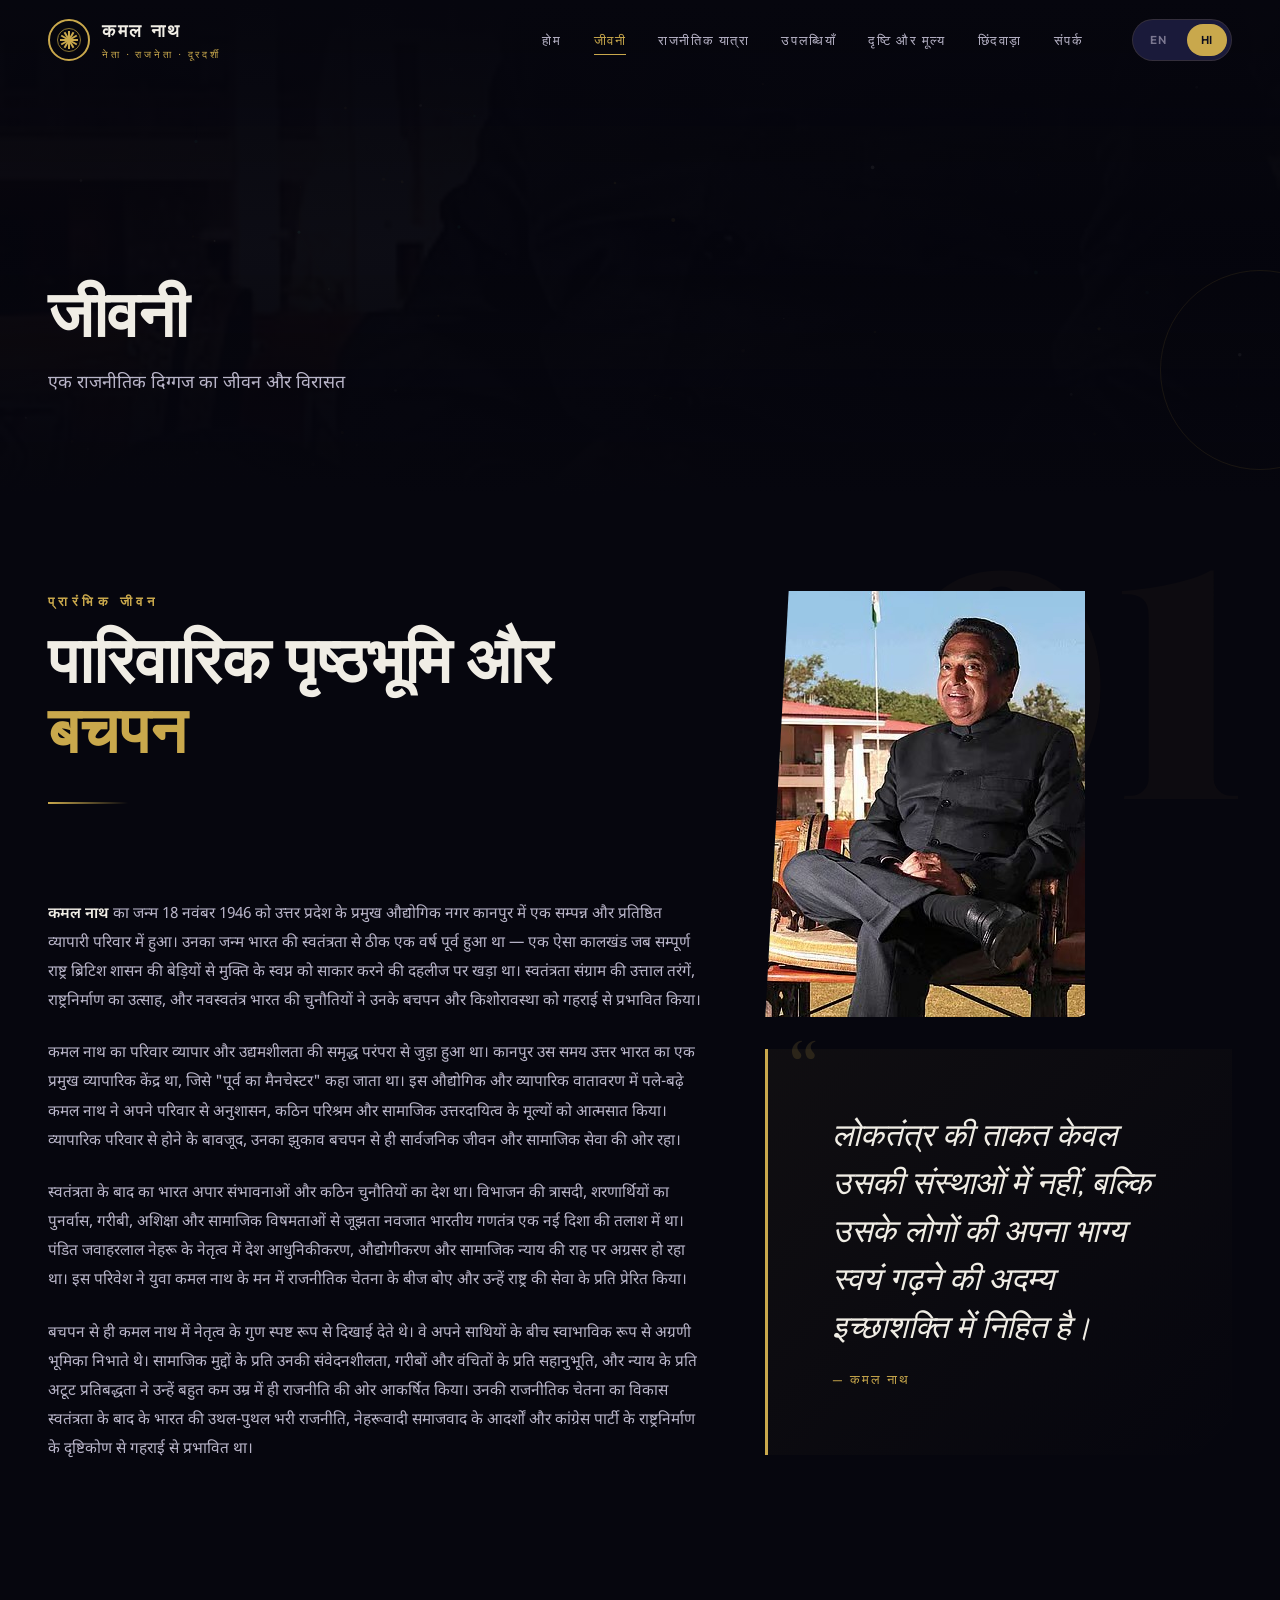
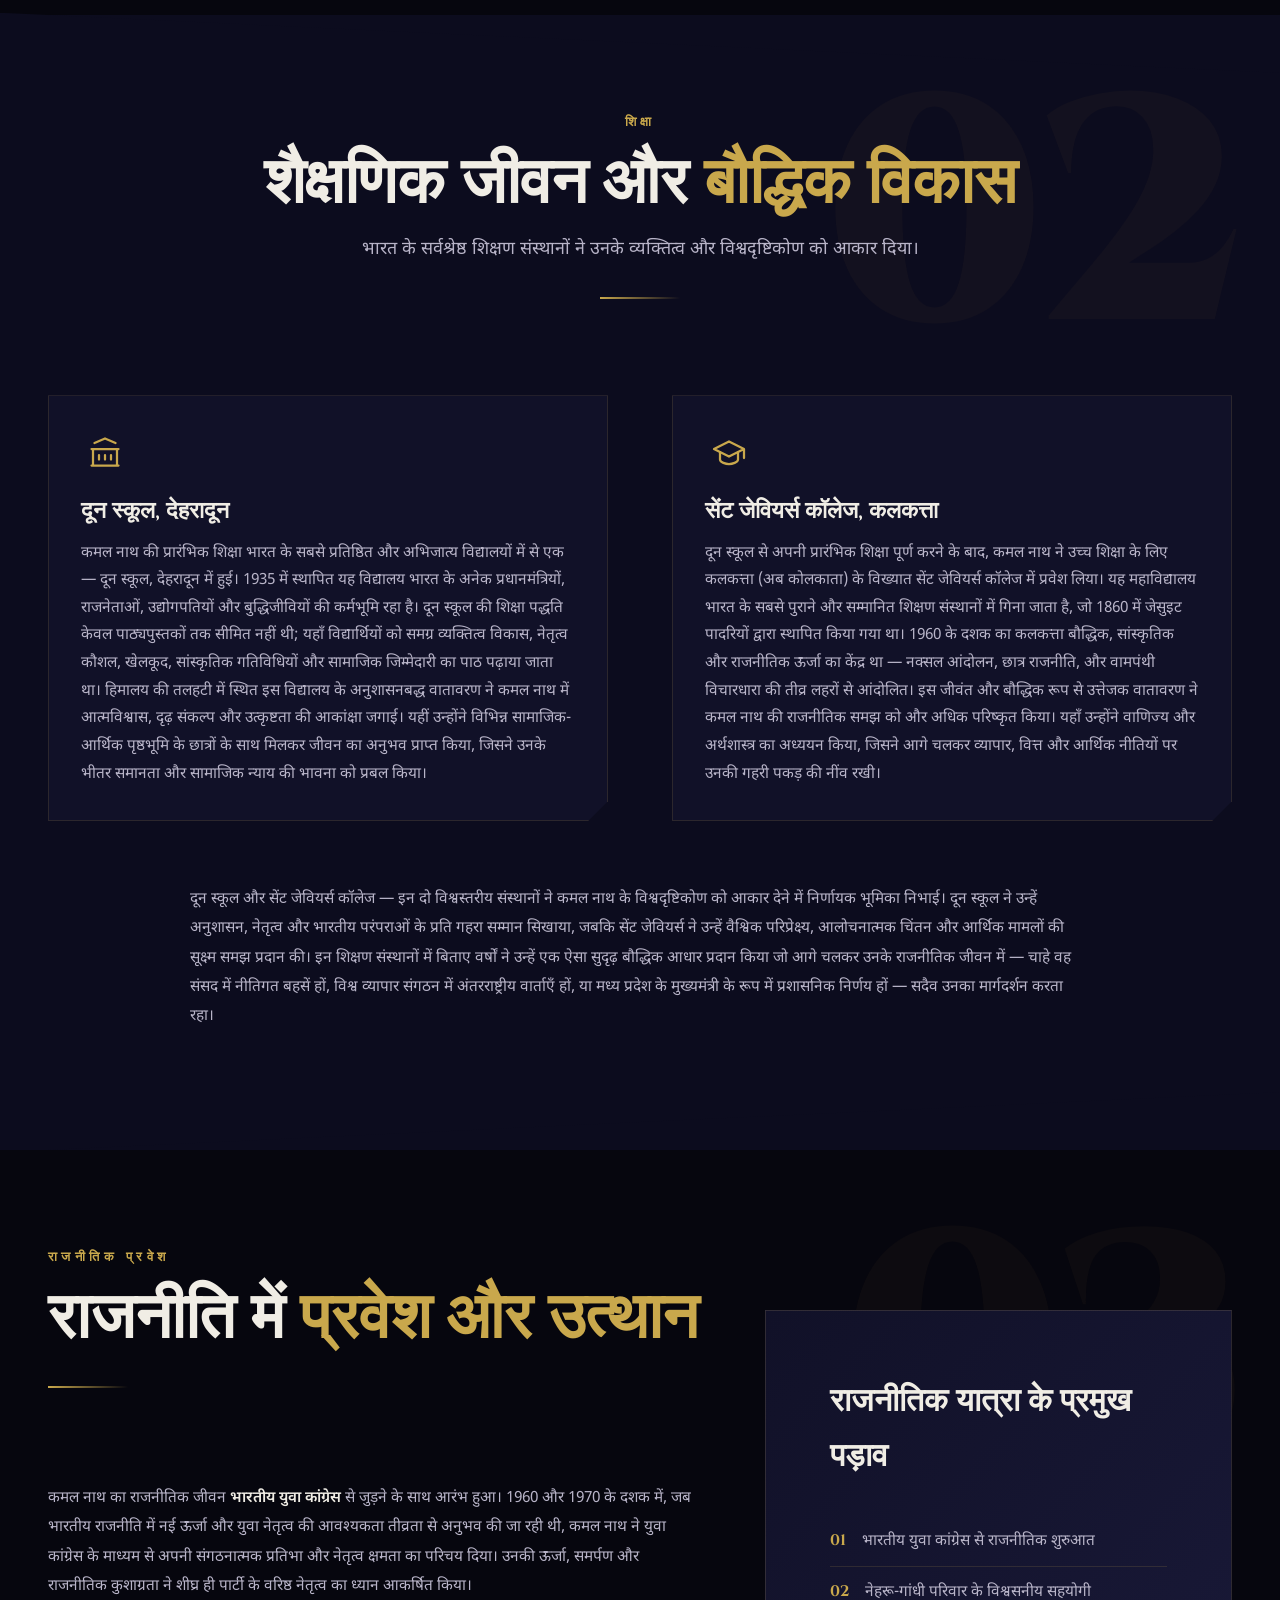
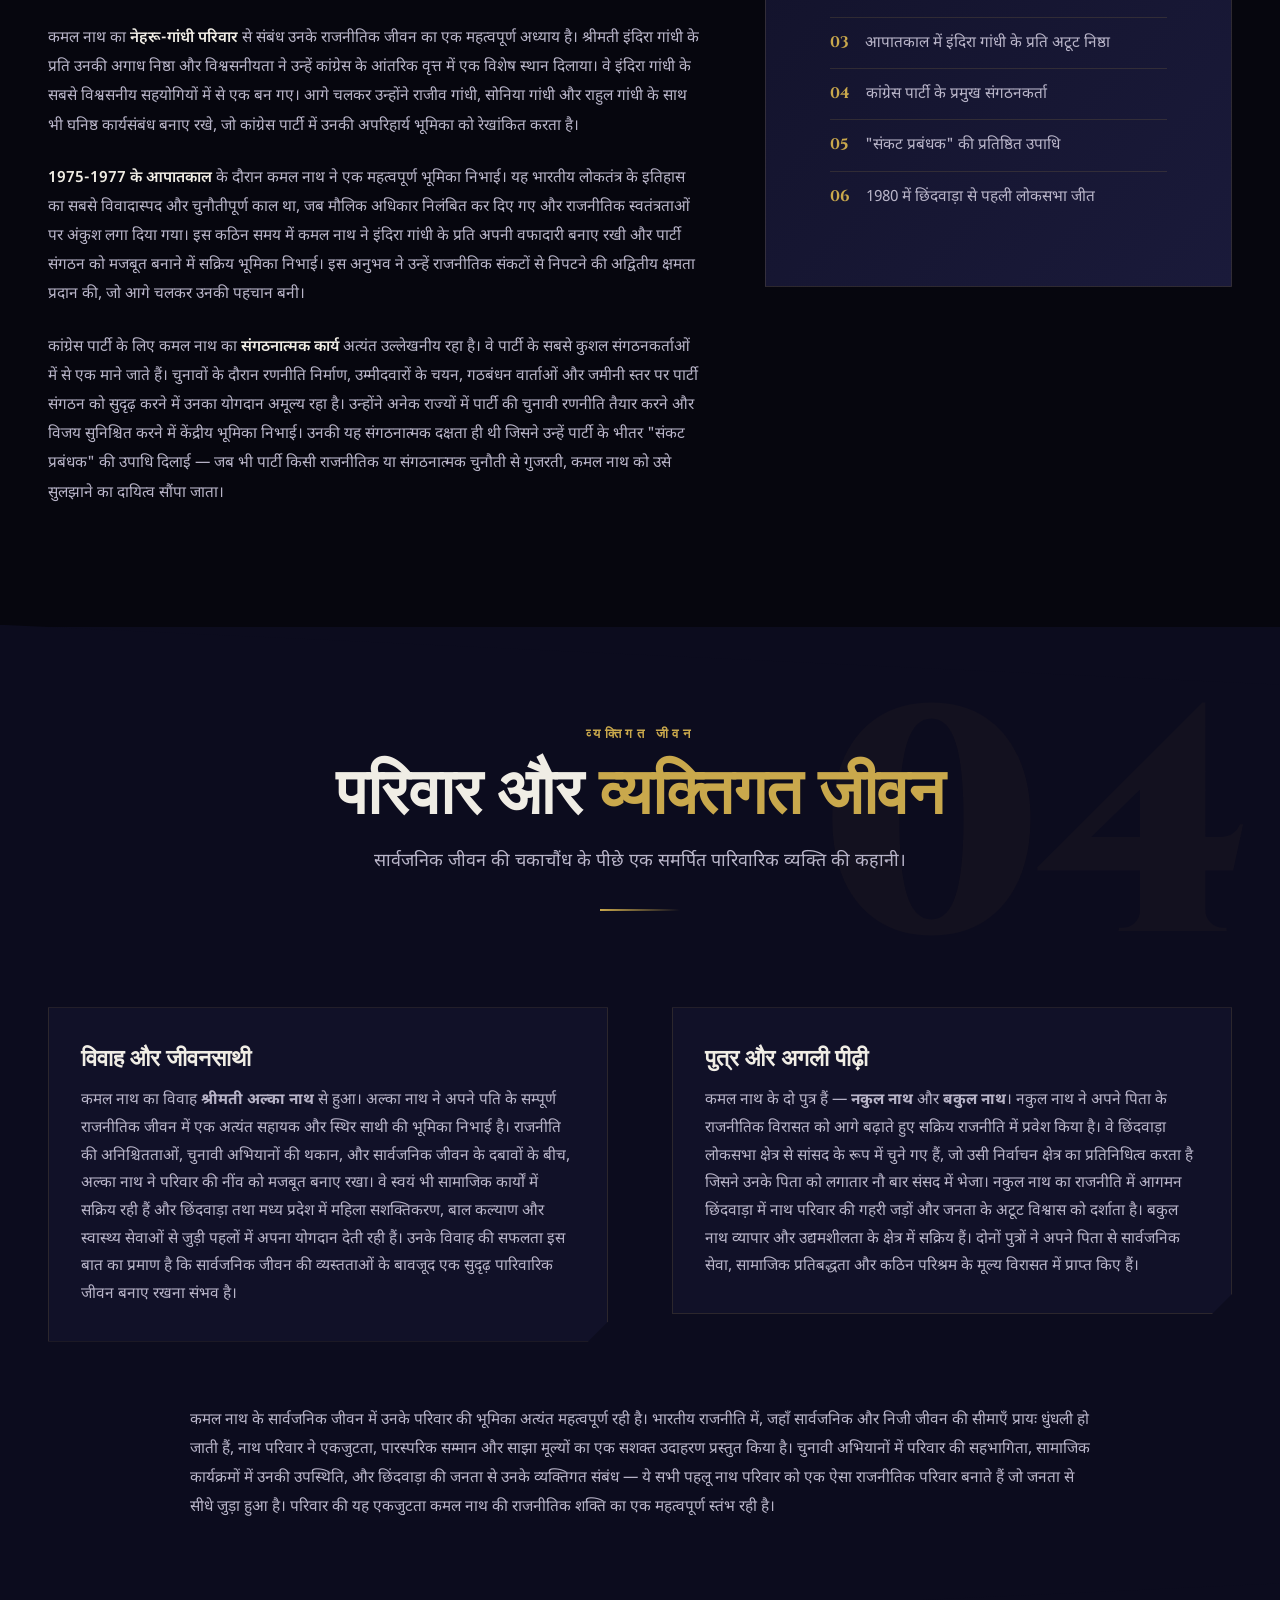
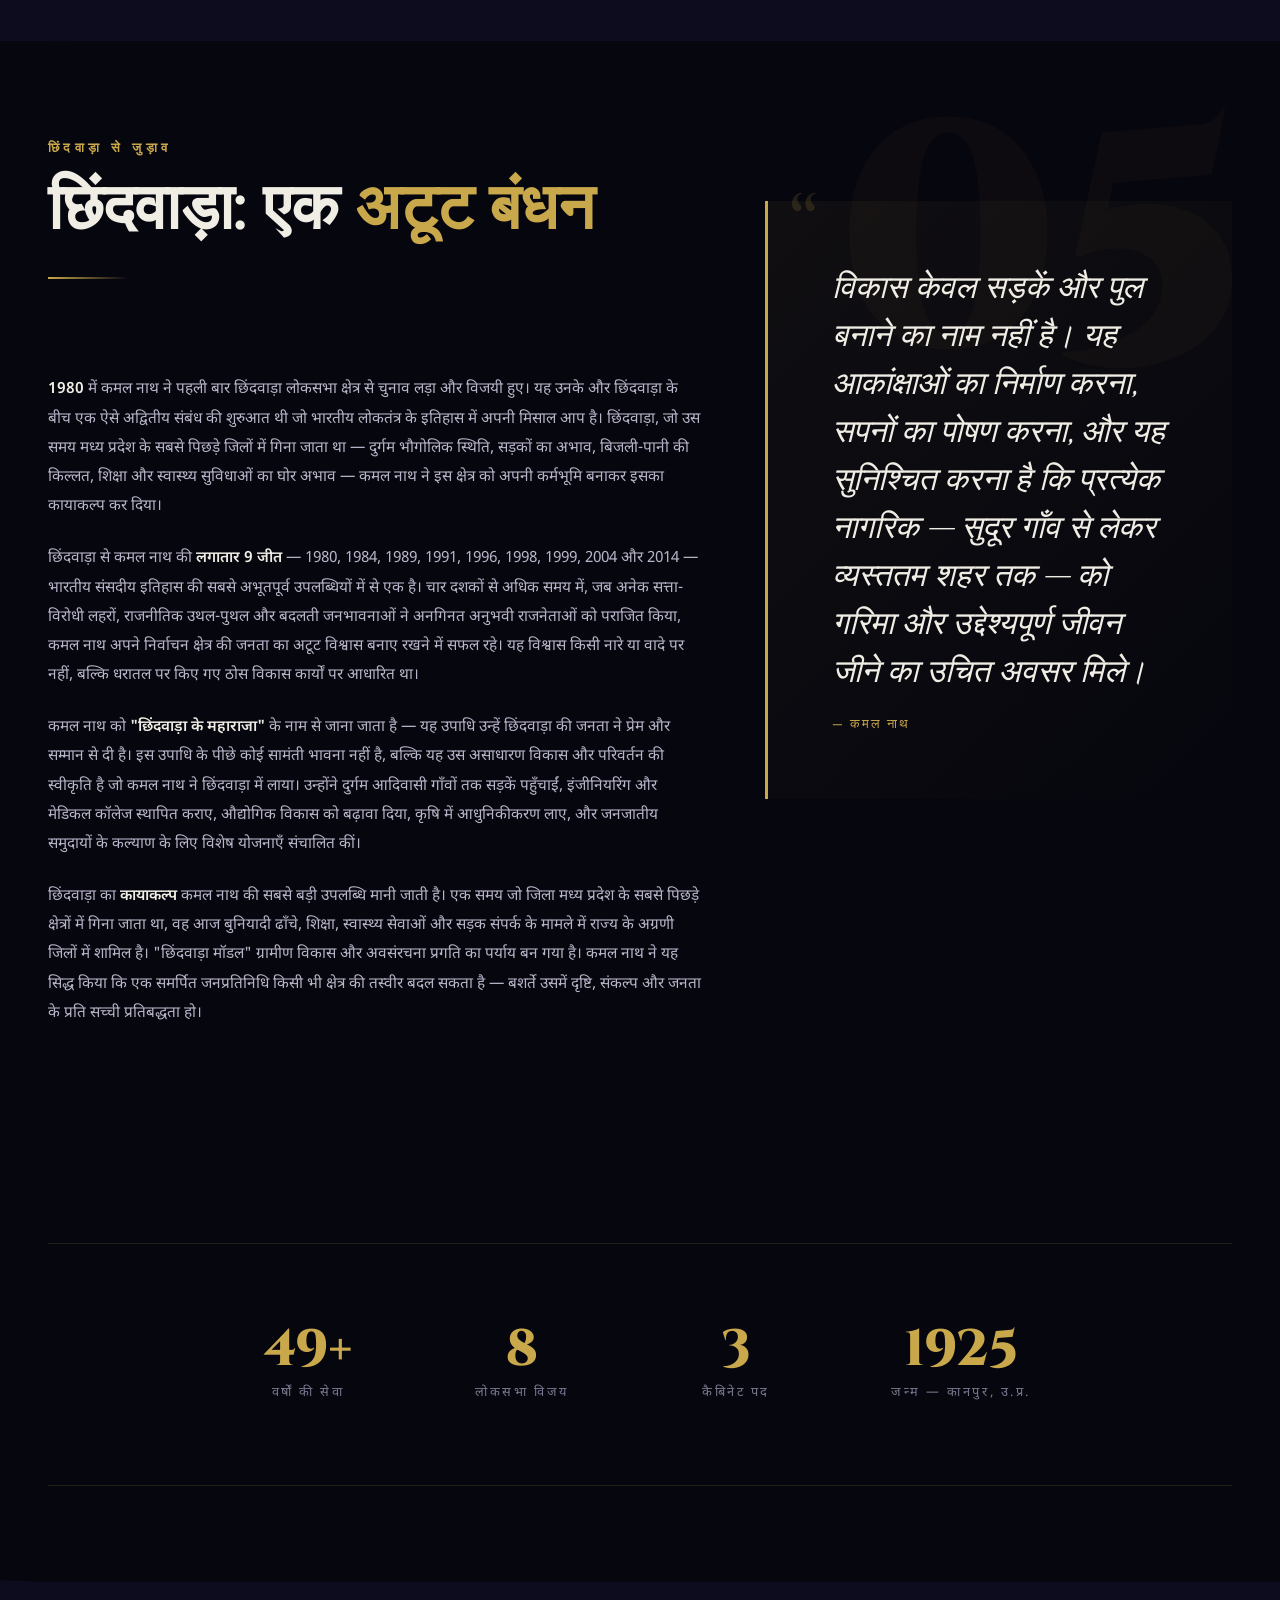
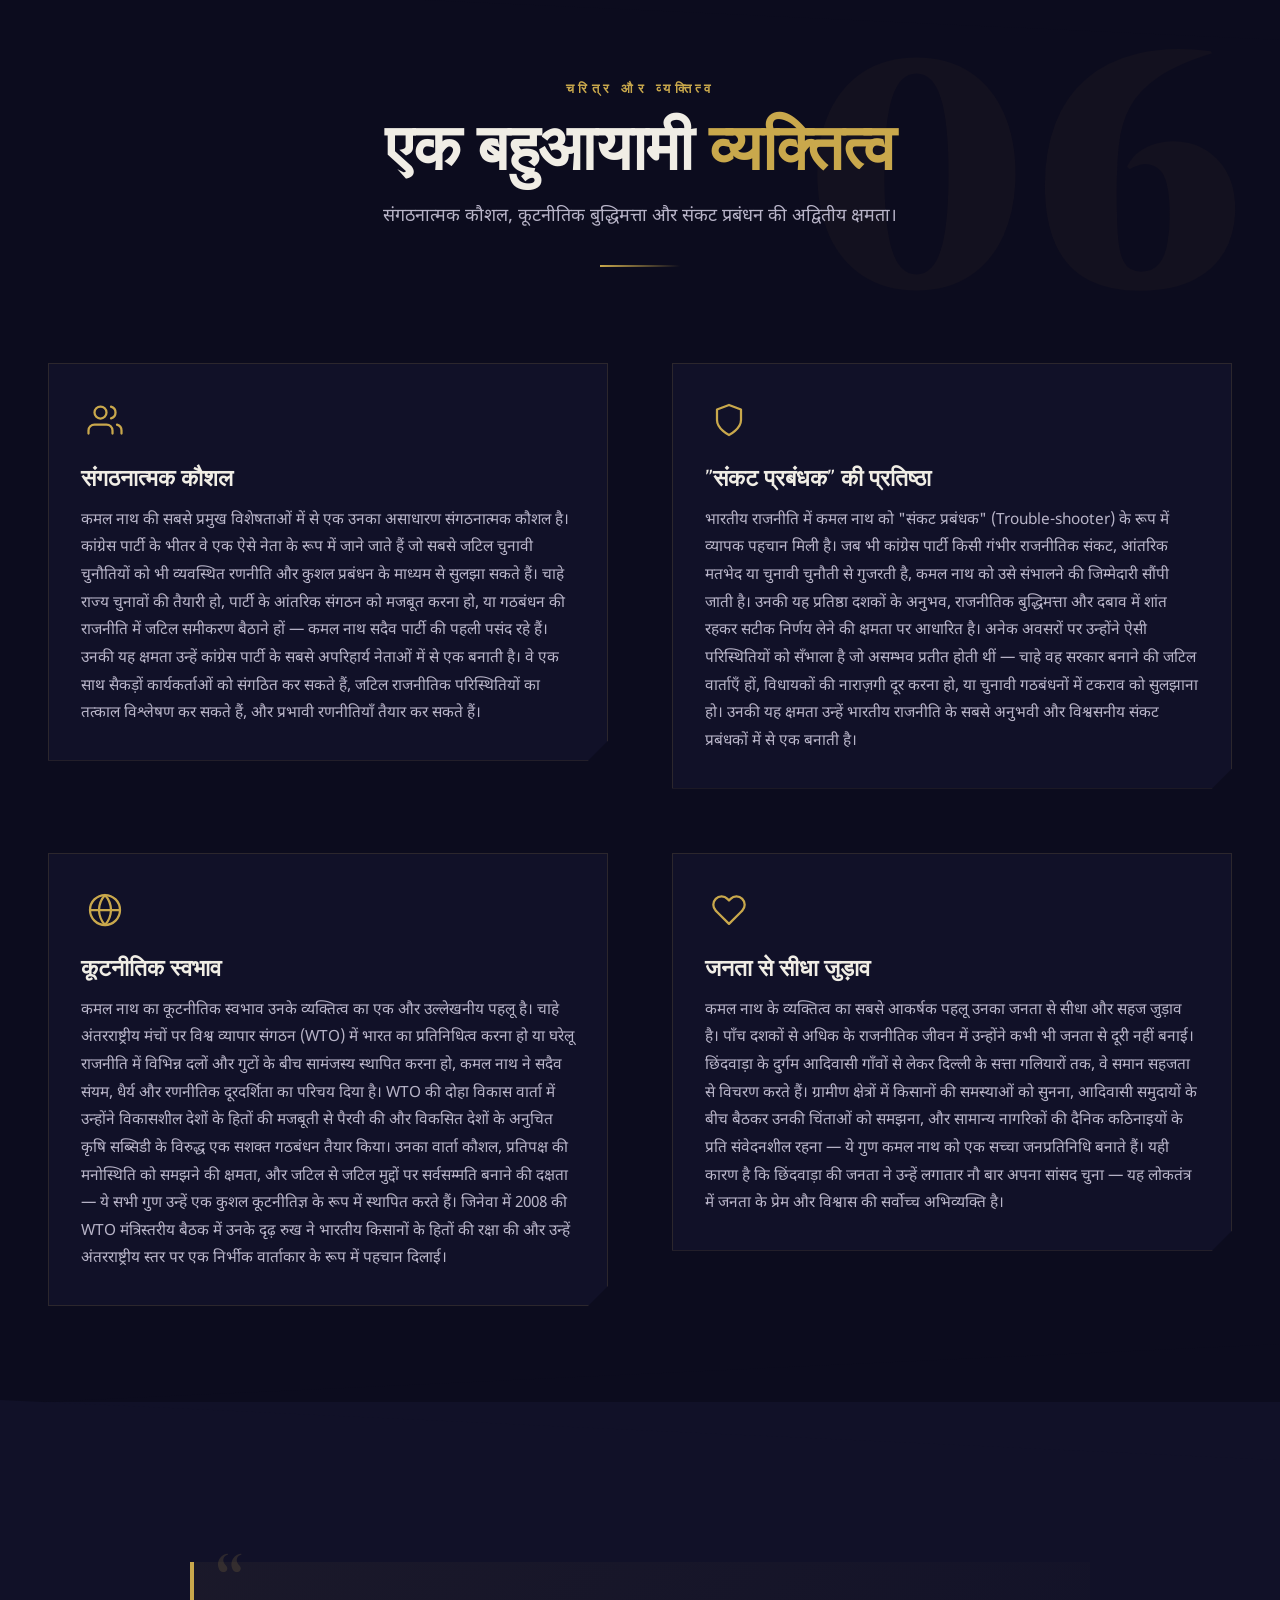
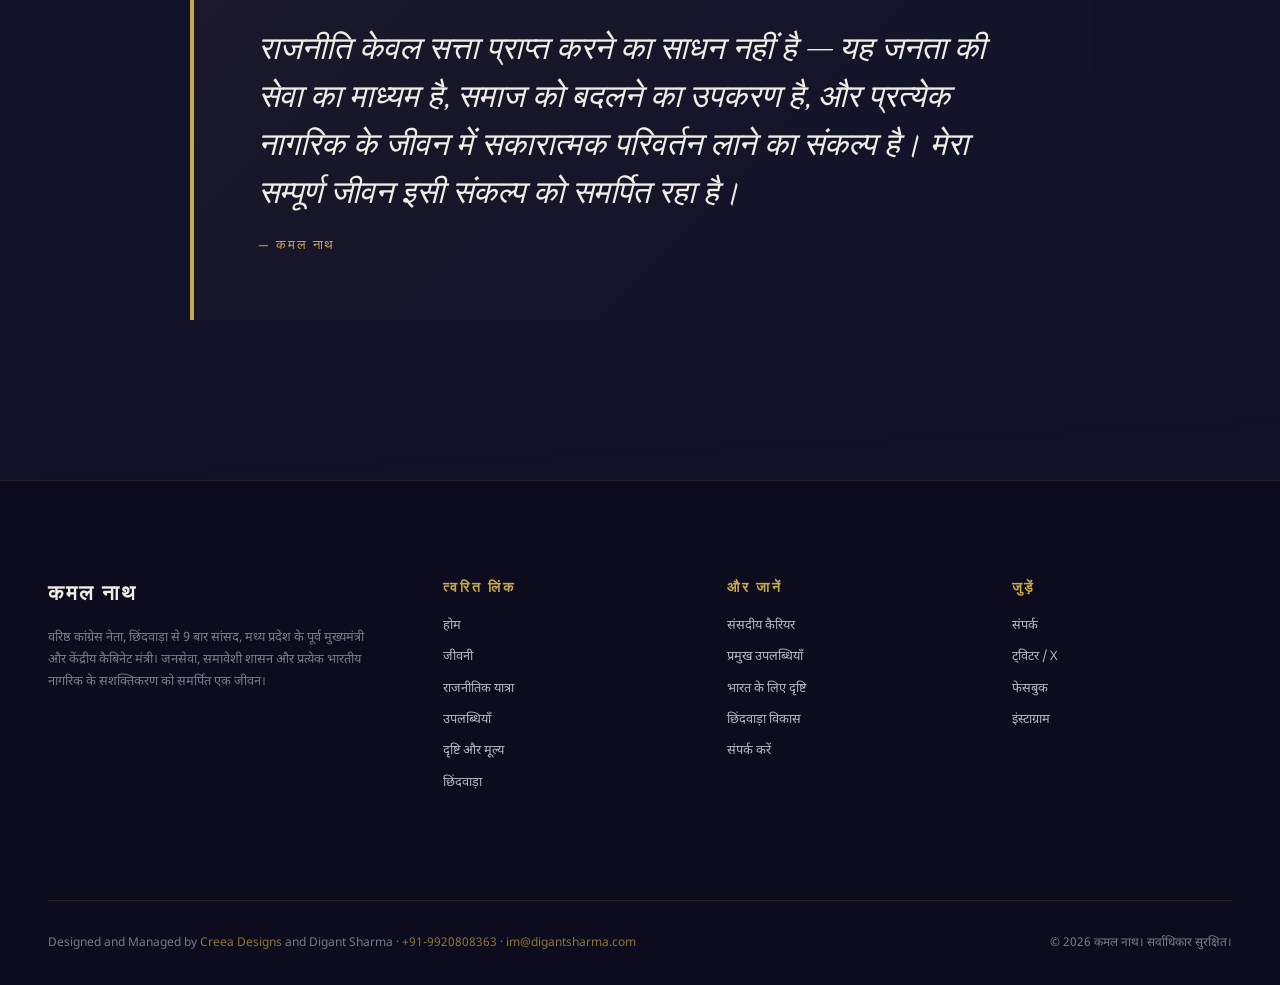
<file: hi/biography.html>
<!DOCTYPE html>
<html lang="hi">
<head>
  <meta charset="UTF-8">
  <meta name="viewport" content="width=device-width, initial-scale=1.0">
  <meta name="description" content="कमल नाथ की जीवनी - वरिष्ठ कांग्रेस नेता, छिंदवाड़ा से 9 बार सांसद, मध्य प्रदेश के पूर्व मुख्यमंत्री, केंद्रीय कैबिनेट मंत्री और वैश्विक व्यापार वार्ताकार।">
  <meta name="keywords" content="कमल नाथ, जीवनी, कांग्रेस, छिंदवाड़ा, मध्य प्रदेश, सांसद, मुख्यमंत्री, भारतीय राजनीति">
  <meta name="author" content="कमल नाथ">
  <meta property="og:title" content="कमल नाथ - जीवनी">
  <meta property="og:description" content="कमल नाथ की जीवनी - एक राजनीतिक दिग्गज का जीवन और विरासत।">
  <meta property="og:type" content="website">
  <title>जीवनी - कमल नाथ | नेता &middot; राजनेता &middot; दूरदर्शी</title>
  <link rel="stylesheet" href="../css/style.css">
</head>
<body class="hindi">

  <!-- Loading Screen -->
  <div class="loader">
    <div class="loader__emblem"></div>
    <div class="loader__text">लोड हो रहा है...</div>
  </div>

  <!-- Particle Background -->
  <canvas id="particle-canvas"></canvas>

  <!-- Navigation -->
  <nav class="nav">
    <a href="index.html" class="nav__logo">
      <div class="nav__logo-emblem">
        <span class="ashoka-spoke" style="transform: rotate(0deg)"></span>
        <span class="ashoka-spoke" style="transform: rotate(30deg)"></span>
        <span class="ashoka-spoke" style="transform: rotate(60deg)"></span>
        <span class="ashoka-spoke" style="transform: rotate(90deg)"></span>
        <span class="ashoka-spoke" style="transform: rotate(120deg)"></span>
        <span class="ashoka-spoke" style="transform: rotate(150deg)"></span>
      </div>
      <div>
        <span class="nav__logo-text">कमल नाथ</span>
        <span class="nav__logo-subtitle">नेता &middot; राजनेता &middot; दूरदर्शी</span>
      </div>
    </a>

    <div class="nav__links">
      <a href="index.html" class="nav__link">होम</a>
      <a href="biography.html" class="nav__link active">जीवनी</a>
      <a href="political-journey.html" class="nav__link">राजनीतिक यात्रा</a>
      <a href="achievements.html" class="nav__link">उपलब्धियाँ</a>
      <a href="vision-values.html" class="nav__link">दृष्टि और मूल्य</a>
      <a href="chhindwara.html" class="nav__link">छिंदवाड़ा</a>
      <a href="contact.html" class="nav__link">संपर्क</a>
      <div class="lang-toggle">
        <a href="../en/biography.html" class="lang-toggle__btn">EN</a>
        <a href="biography.html" class="lang-toggle__btn active">HI</a>
      </div>
    </div>

    <button class="nav__hamburger" aria-label="नेविगेशन मेनू टॉगल करें">
      <span></span>
      <span></span>
      <span></span>
    </button>
  </nav>

  <!-- Mobile Navigation Overlay -->
  <div class="nav__mobile-overlay">
    <a href="index.html" class="nav__link">होम</a>
    <a href="biography.html" class="nav__link active">जीवनी</a>
    <a href="political-journey.html" class="nav__link">राजनीतिक यात्रा</a>
    <a href="achievements.html" class="nav__link">उपलब्धियाँ</a>
    <a href="vision-values.html" class="nav__link">दृष्टि और मूल्य</a>
    <a href="chhindwara.html" class="nav__link">छिंदवाड़ा</a>
    <a href="contact.html" class="nav__link">संपर्क</a>
    <div class="lang-toggle">
      <a href="../en/biography.html" class="lang-toggle__btn">EN</a>
      <a href="biography.html" class="lang-toggle__btn active">HI</a>
    </div>
  </div>

  <!-- Page Header -->
  <header class="page-header">
    <div class="page-header__bg">
      <img src="../images/kamal-nath-portrait.jpg" alt="कमल नाथ">
      <div class="page-header__bg-overlay"></div>
    </div>
    <div class="page-header__content">
      <h1 class="page-header__title">जीवनी</h1>
      <p class="page-header__subtitle">एक राजनीतिक दिग्गज का जीवन और विरासत</p>
    </div>
  </header>

  <!-- प्रारंभिक जीवन और पारिवारिक पृष्ठभूमि -->
  <section class="section section--void" id="early-life">
    <div class="section__container">
      <div class="section__bg-number">01</div>

      <div class="grid-asymmetric">
        <div class="reveal">
          <div class="section__header">
            <p class="section__overline">प्रारंभिक जीवन</p>
            <h2 class="section__title">पारिवारिक पृष्ठभूमि और <span class="gold">बचपन</span></h2>
            <div class="gold-sep"></div>
          </div>

          <div class="prose">
            <p>
              <strong>कमल नाथ</strong> का जन्म 18 नवंबर 1946 को उत्तर प्रदेश के प्रमुख औद्योगिक नगर कानपुर में एक सम्पन्न और प्रतिष्ठित व्यापारी परिवार में हुआ। उनका जन्म भारत की स्वतंत्रता से ठीक एक वर्ष पूर्व हुआ था &mdash; एक ऐसा कालखंड जब सम्पूर्ण राष्ट्र ब्रिटिश शासन की बेड़ियों से मुक्ति के स्वप्न को साकार करने की दहलीज पर खड़ा था। स्वतंत्रता संग्राम की उत्ताल तरंगें, राष्ट्रनिर्माण का उत्साह, और नवस्वतंत्र भारत की चुनौतियों ने उनके बचपन और किशोरावस्था को गहराई से प्रभावित किया।
            </p>
            <p>
              कमल नाथ का परिवार व्यापार और उद्यमशीलता की समृद्ध परंपरा से जुड़ा हुआ था। कानपुर उस समय उत्तर भारत का एक प्रमुख व्यापारिक केंद्र था, जिसे "पूर्व का मैनचेस्टर" कहा जाता था। इस औद्योगिक और व्यापारिक वातावरण में पले-बढ़े कमल नाथ ने अपने परिवार से अनुशासन, कठिन परिश्रम और सामाजिक उत्तरदायित्व के मूल्यों को आत्मसात किया। व्यापारिक परिवार से होने के बावजूद, उनका झुकाव बचपन से ही सार्वजनिक जीवन और सामाजिक सेवा की ओर रहा।
            </p>
            <p>
              स्वतंत्रता के बाद का भारत अपार संभावनाओं और कठिन चुनौतियों का देश था। विभाजन की त्रासदी, शरणार्थियों का पुनर्वास, गरीबी, अशिक्षा और सामाजिक विषमताओं से जूझता नवजात भारतीय गणतंत्र एक नई दिशा की तलाश में था। पंडित जवाहरलाल नेहरू के नेतृत्व में देश आधुनिकीकरण, औद्योगीकरण और सामाजिक न्याय की राह पर अग्रसर हो रहा था। इस परिवेश ने युवा कमल नाथ के मन में राजनीतिक चेतना के बीज बोए और उन्हें राष्ट्र की सेवा के प्रति प्रेरित किया।
            </p>
            <p>
              बचपन से ही कमल नाथ में नेतृत्व के गुण स्पष्ट रूप से दिखाई देते थे। वे अपने साथियों के बीच स्वाभाविक रूप से अग्रणी भूमिका निभाते थे। सामाजिक मुद्दों के प्रति उनकी संवेदनशीलता, गरीबों और वंचितों के प्रति सहानुभूति, और न्याय के प्रति अटूट प्रतिबद्धता ने उन्हें बहुत कम उम्र में ही राजनीति की ओर आकर्षित किया। उनकी राजनीतिक चेतना का विकास स्वतंत्रता के बाद के भारत की उथल-पुथल भरी राजनीति, नेहरूवादी समाजवाद के आदर्शों और कांग्रेस पार्टी के राष्ट्रनिर्माण के दृष्टिकोण से गहराई से प्रभावित था।
            </p>
          </div>
        </div>

        <div class="reveal reveal--right reveal-delay-2">
          <div class="img-diagonal img-reveal" style="margin-bottom: var(--space-md);">
            <img src="../images/kamal-nath-portrait.jpg" alt="कमल नाथ - जन सेवा का जीवन" loading="lazy">
          </div>

          <div class="quote-block" style="margin-top: var(--space-md);">
            <p class="quote-block__text">लोकतंत्र की ताकत केवल उसकी संस्थाओं में नहीं, बल्कि उसके लोगों की अपना भाग्य स्वयं गढ़ने की अदम्य इच्छाशक्ति में निहित है।</p>
            <p class="quote-block__attribution">&mdash; कमल नाथ</p>
          </div>
        </div>
      </div>
    </div>
  </section>

  <!-- शिक्षा -->
  <section class="section section--dark" id="education">
    <div class="section__diagonal-top"></div>
    <div class="section__container">
      <div class="section__bg-number">02</div>

      <div class="section__header text-center reveal">
        <p class="section__overline">शिक्षा</p>
        <h2 class="section__title">शैक्षणिक जीवन और <span class="gold">बौद्धिक विकास</span></h2>
        <p class="section__subtitle" style="margin-left: auto; margin-right: auto;">भारत के सर्वश्रेष्ठ शिक्षण संस्थानों ने उनके व्यक्तित्व और विश्वदृष्टिकोण को आकार दिया।</p>
        <div class="gold-sep gold-sep--center"></div>
      </div>

      <div class="grid-halves">
        <div class="card card--diagonal glow-card reveal reveal-delay-1">
          <div class="card__icon">
            <svg xmlns="http://www.w3.org/2000/svg" width="36" height="36" viewBox="0 0 24 24" fill="none" stroke="currentColor" stroke-width="1.5" stroke-linecap="round" stroke-linejoin="round"><path d="M3 21h18M3 10h18M5 6l7-3 7 3M4 10v11M20 10v11M8 14v3M12 14v3M16 14v3"/></svg>
          </div>
          <h3 class="card__title">दून स्कूल, देहरादून</h3>
          <p class="card__text">
            कमल नाथ की प्रारंभिक शिक्षा भारत के सबसे प्रतिष्ठित और अभिजात्य विद्यालयों में से एक &mdash; दून स्कूल, देहरादून में हुई। 1935 में स्थापित यह विद्यालय भारत के अनेक प्रधानमंत्रियों, राजनेताओं, उद्योगपतियों और बुद्धिजीवियों की कर्मभूमि रहा है। दून स्कूल की शिक्षा पद्धति केवल पाठ्यपुस्तकों तक सीमित नहीं थी; यहाँ विद्यार्थियों को समग्र व्यक्तित्व विकास, नेतृत्व कौशल, खेलकूद, सांस्कृतिक गतिविधियों और सामाजिक जिम्मेदारी का पाठ पढ़ाया जाता था। हिमालय की तलहटी में स्थित इस विद्यालय के अनुशासनबद्ध वातावरण ने कमल नाथ में आत्मविश्वास, दृढ़ संकल्प और उत्कृष्टता की आकांक्षा जगाई। यहीं उन्होंने विभिन्न सामाजिक-आर्थिक पृष्ठभूमि के छात्रों के साथ मिलकर जीवन का अनुभव प्राप्त किया, जिसने उनके भीतर समानता और सामाजिक न्याय की भावना को प्रबल किया।
          </p>
        </div>

        <div class="card card--diagonal glow-card reveal reveal-delay-2">
          <div class="card__icon">
            <svg xmlns="http://www.w3.org/2000/svg" width="36" height="36" viewBox="0 0 24 24" fill="none" stroke="currentColor" stroke-width="1.5" stroke-linecap="round" stroke-linejoin="round"><path d="M22 10v6M2 10l10-5 10 5-10 5z"/><path d="M6 12v5c0 2 4 3 6 3s6-1 6-3v-5"/></svg>
          </div>
          <h3 class="card__title">सेंट जेवियर्स कॉलेज, कलकत्ता</h3>
          <p class="card__text">
            दून स्कूल से अपनी प्रारंभिक शिक्षा पूर्ण करने के बाद, कमल नाथ ने उच्च शिक्षा के लिए कलकत्ता (अब कोलकाता) के विख्यात सेंट जेवियर्स कॉलेज में प्रवेश लिया। यह महाविद्यालय भारत के सबसे पुराने और सम्मानित शिक्षण संस्थानों में गिना जाता है, जो 1860 में जेसुइट पादरियों द्वारा स्थापित किया गया था। 1960 के दशक का कलकत्ता बौद्धिक, सांस्कृतिक और राजनीतिक ऊर्जा का केंद्र था &mdash; नक्सल आंदोलन, छात्र राजनीति, और वामपंथी विचारधारा की तीव्र लहरों से आंदोलित। इस जीवंत और बौद्धिक रूप से उत्तेजक वातावरण ने कमल नाथ की राजनीतिक समझ को और अधिक परिष्कृत किया। यहाँ उन्होंने वाणिज्य और अर्थशास्त्र का अध्ययन किया, जिसने आगे चलकर व्यापार, वित्त और आर्थिक नीतियों पर उनकी गहरी पकड़ की नींव रखी।
          </p>
        </div>
      </div>

      <div class="section__container section__container--narrow" style="margin-top: var(--space-lg);">
        <div class="reveal">
          <div class="prose">
            <p>
              दून स्कूल और सेंट जेवियर्स कॉलेज &mdash; इन दो विश्वस्तरीय संस्थानों ने कमल नाथ के विश्वदृष्टिकोण को आकार देने में निर्णायक भूमिका निभाई। दून स्कूल ने उन्हें अनुशासन, नेतृत्व और भारतीय परंपराओं के प्रति गहरा सम्मान सिखाया, जबकि सेंट जेवियर्स ने उन्हें वैश्विक परिप्रेक्ष्य, आलोचनात्मक चिंतन और आर्थिक मामलों की सूक्ष्म समझ प्रदान की। इन शिक्षण संस्थानों में बिताए वर्षों ने उन्हें एक ऐसा सुदृढ़ बौद्धिक आधार प्रदान किया जो आगे चलकर उनके राजनीतिक जीवन में &mdash; चाहे वह संसद में नीतिगत बहसें हों, विश्व व्यापार संगठन में अंतरराष्ट्रीय वार्ताएँ हों, या मध्य प्रदेश के मुख्यमंत्री के रूप में प्रशासनिक निर्णय हों &mdash; सदैव उनका मार्गदर्शन करता रहा।
            </p>
          </div>
        </div>
      </div>
    </div>
    <div class="section__diagonal-bottom"></div>
  </section>

  <!-- राजनीति में प्रवेश -->
  <section class="section section--void" id="political-entry">
    <div class="section__container">
      <div class="section__bg-number">03</div>

      <div class="grid-asymmetric">
        <div class="reveal">
          <div class="section__header">
            <p class="section__overline">राजनीतिक प्रवेश</p>
            <h2 class="section__title">राजनीति में <span class="gold">प्रवेश और उत्थान</span></h2>
            <div class="gold-sep"></div>
          </div>

          <div class="prose">
            <p>
              कमल नाथ का राजनीतिक जीवन <strong>भारतीय युवा कांग्रेस</strong> से जुड़ने के साथ आरंभ हुआ। 1960 और 1970 के दशक में, जब भारतीय राजनीति में नई ऊर्जा और युवा नेतृत्व की आवश्यकता तीव्रता से अनुभव की जा रही थी, कमल नाथ ने युवा कांग्रेस के माध्यम से अपनी संगठनात्मक प्रतिभा और नेतृत्व क्षमता का परिचय दिया। उनकी ऊर्जा, समर्पण और राजनीतिक कुशाग्रता ने शीघ्र ही पार्टी के वरिष्ठ नेतृत्व का ध्यान आकर्षित किया।
            </p>
            <p>
              कमल नाथ का <strong>नेहरू-गांधी परिवार</strong> से संबंध उनके राजनीतिक जीवन का एक महत्वपूर्ण अध्याय है। श्रीमती इंदिरा गांधी के प्रति उनकी अगाध निष्ठा और विश्वसनीयता ने उन्हें कांग्रेस के आंतरिक वृत्त में एक विशेष स्थान दिलाया। वे इंदिरा गांधी के सबसे विश्वसनीय सहयोगियों में से एक बन गए। आगे चलकर उन्होंने राजीव गांधी, सोनिया गांधी और राहुल गांधी के साथ भी घनिष्ठ कार्यसंबंध बनाए रखे, जो कांग्रेस पार्टी में उनकी अपरिहार्य भूमिका को रेखांकित करता है।
            </p>
            <p>
              <strong>1975-1977 के आपातकाल</strong> के दौरान कमल नाथ ने एक महत्वपूर्ण भूमिका निभाई। यह भारतीय लोकतंत्र के इतिहास का सबसे विवादास्पद और चुनौतीपूर्ण काल था, जब मौलिक अधिकार निलंबित कर दिए गए और राजनीतिक स्वतंत्रताओं पर अंकुश लगा दिया गया। इस कठिन समय में कमल नाथ ने इंदिरा गांधी के प्रति अपनी वफादारी बनाए रखी और पार्टी संगठन को मजबूत बनाने में सक्रिय भूमिका निभाई। इस अनुभव ने उन्हें राजनीतिक संकटों से निपटने की अद्वितीय क्षमता प्रदान की, जो आगे चलकर उनकी पहचान बनी।
            </p>
            <p>
              कांग्रेस पार्टी के लिए कमल नाथ का <strong>संगठनात्मक कार्य</strong> अत्यंत उल्लेखनीय रहा है। वे पार्टी के सबसे कुशल संगठनकर्ताओं में से एक माने जाते हैं। चुनावों के दौरान रणनीति निर्माण, उम्मीदवारों के चयन, गठबंधन वार्ताओं और जमीनी स्तर पर पार्टी संगठन को सुदृढ़ करने में उनका योगदान अमूल्य रहा है। उन्होंने अनेक राज्यों में पार्टी की चुनावी रणनीति तैयार करने और विजय सुनिश्चित करने में केंद्रीय भूमिका निभाई। उनकी यह संगठनात्मक दक्षता ही थी जिसने उन्हें पार्टी के भीतर "संकट प्रबंधक" की उपाधि दिलाई &mdash; जब भी पार्टी किसी राजनीतिक या संगठनात्मक चुनौती से गुजरती, कमल नाथ को उसे सुलझाने का दायित्व सौंपा जाता।
            </p>
          </div>
        </div>

        <div class="reveal reveal--right reveal-delay-2">
          <div class="card" style="background: linear-gradient(135deg, var(--color-surface), var(--color-surface-elevated)); padding: var(--space-lg); margin-top: var(--space-lg);">
            <h3 class="card__title" style="font-size: var(--fs-h3); margin-bottom: var(--space-md);">राजनीतिक यात्रा के प्रमुख पड़ाव</h3>
            <ul style="list-style: none; padding: 0;">
              <li style="padding: 0.75rem 0; border-bottom: 1px solid var(--color-border); color: var(--color-text-secondary); font-size: var(--fs-body);">
                <span class="text-gold" style="font-family: var(--font-display); font-weight: 700; margin-right: 0.75rem;">01</span>
                भारतीय युवा कांग्रेस से राजनीतिक शुरुआत
              </li>
              <li style="padding: 0.75rem 0; border-bottom: 1px solid var(--color-border); color: var(--color-text-secondary); font-size: var(--fs-body);">
                <span class="text-gold" style="font-family: var(--font-display); font-weight: 700; margin-right: 0.75rem;">02</span>
                नेहरू-गांधी परिवार के विश्वसनीय सहयोगी
              </li>
              <li style="padding: 0.75rem 0; border-bottom: 1px solid var(--color-border); color: var(--color-text-secondary); font-size: var(--fs-body);">
                <span class="text-gold" style="font-family: var(--font-display); font-weight: 700; margin-right: 0.75rem;">03</span>
                आपातकाल में इंदिरा गांधी के प्रति अटूट निष्ठा
              </li>
              <li style="padding: 0.75rem 0; border-bottom: 1px solid var(--color-border); color: var(--color-text-secondary); font-size: var(--fs-body);">
                <span class="text-gold" style="font-family: var(--font-display); font-weight: 700; margin-right: 0.75rem;">04</span>
                कांग्रेस पार्टी के प्रमुख संगठनकर्ता
              </li>
              <li style="padding: 0.75rem 0; border-bottom: 1px solid var(--color-border); color: var(--color-text-secondary); font-size: var(--fs-body);">
                <span class="text-gold" style="font-family: var(--font-display); font-weight: 700; margin-right: 0.75rem;">05</span>
                "संकट प्रबंधक" की प्रतिष्ठित उपाधि
              </li>
              <li style="padding: 0.75rem 0; color: var(--color-text-secondary); font-size: var(--fs-body);">
                <span class="text-gold" style="font-family: var(--font-display); font-weight: 700; margin-right: 0.75rem;">06</span>
                1980 में छिंदवाड़ा से पहली लोकसभा जीत
              </li>
            </ul>
          </div>
        </div>
      </div>
    </div>
  </section>

  <!-- व्यक्तिगत जीवन और परिवार -->
  <section class="section section--dark" id="personal-life">
    <div class="section__diagonal-top"></div>
    <div class="section__container">
      <div class="section__bg-number">04</div>

      <div class="section__header text-center reveal">
        <p class="section__overline">व्यक्तिगत जीवन</p>
        <h2 class="section__title">परिवार और <span class="gold">व्यक्तिगत जीवन</span></h2>
        <p class="section__subtitle" style="margin-left: auto; margin-right: auto;">सार्वजनिक जीवन की चकाचौंध के पीछे एक समर्पित पारिवारिक व्यक्ति की कहानी।</p>
        <div class="gold-sep gold-sep--center"></div>
      </div>

      <div class="grid-halves">
        <div class="card card--diagonal glow-card reveal reveal-delay-1">
          <h3 class="card__title">विवाह और जीवनसाथी</h3>
          <p class="card__text">
            कमल नाथ का विवाह <strong>श्रीमती अल्का नाथ</strong> से हुआ। अल्का नाथ ने अपने पति के सम्पूर्ण राजनीतिक जीवन में एक अत्यंत सहायक और स्थिर साथी की भूमिका निभाई है। राजनीति की अनिश्चितताओं, चुनावी अभियानों की थकान, और सार्वजनिक जीवन के दबावों के बीच, अल्का नाथ ने परिवार की नींव को मजबूत बनाए रखा। वे स्वयं भी सामाजिक कार्यों में सक्रिय रही हैं और छिंदवाड़ा तथा मध्य प्रदेश में महिला सशक्तिकरण, बाल कल्याण और स्वास्थ्य सेवाओं से जुड़ी पहलों में अपना योगदान देती रही हैं। उनके विवाह की सफलता इस बात का प्रमाण है कि सार्वजनिक जीवन की व्यस्तताओं के बावजूद एक सुदृढ़ पारिवारिक जीवन बनाए रखना संभव है।
          </p>
        </div>

        <div class="card card--diagonal glow-card reveal reveal-delay-2">
          <h3 class="card__title">पुत्र और अगली पीढ़ी</h3>
          <p class="card__text">
            कमल नाथ के दो पुत्र हैं &mdash; <strong>नकुल नाथ</strong> और <strong>बकुल नाथ</strong>। नकुल नाथ ने अपने पिता के राजनीतिक विरासत को आगे बढ़ाते हुए सक्रिय राजनीति में प्रवेश किया है। वे छिंदवाड़ा लोकसभा क्षेत्र से सांसद के रूप में चुने गए हैं, जो उसी निर्वाचन क्षेत्र का प्रतिनिधित्व करता है जिसने उनके पिता को लगातार नौ बार संसद में भेजा। नकुल नाथ का राजनीति में आगमन छिंदवाड़ा में नाथ परिवार की गहरी जड़ों और जनता के अटूट विश्वास को दर्शाता है। बकुल नाथ व्यापार और उद्यमशीलता के क्षेत्र में सक्रिय हैं। दोनों पुत्रों ने अपने पिता से सार्वजनिक सेवा, सामाजिक प्रतिबद्धता और कठिन परिश्रम के मूल्य विरासत में प्राप्त किए हैं।
          </p>
        </div>
      </div>

      <div class="section__container section__container--narrow" style="margin-top: var(--space-lg);">
        <div class="reveal">
          <div class="prose">
            <p>
              कमल नाथ के सार्वजनिक जीवन में उनके परिवार की भूमिका अत्यंत महत्वपूर्ण रही है। भारतीय राजनीति में, जहाँ सार्वजनिक और निजी जीवन की सीमाएँ प्रायः धुंधली हो जाती हैं, नाथ परिवार ने एकजुटता, पारस्परिक सम्मान और साझा मूल्यों का एक सशक्त उदाहरण प्रस्तुत किया है। चुनावी अभियानों में परिवार की सहभागिता, सामाजिक कार्यक्रमों में उनकी उपस्थिति, और छिंदवाड़ा की जनता से उनके व्यक्तिगत संबंध &mdash; ये सभी पहलू नाथ परिवार को एक ऐसा राजनीतिक परिवार बनाते हैं जो जनता से सीधे जुड़ा हुआ है। परिवार की यह एकजुटता कमल नाथ की राजनीतिक शक्ति का एक महत्वपूर्ण स्तंभ रही है।
            </p>
          </div>
        </div>
      </div>
    </div>
    <div class="section__diagonal-bottom"></div>
  </section>

  <!-- छिंदवाड़ा से जुड़ाव -->
  <section class="section section--void" id="chhindwara">
    <div class="section__container">
      <div class="section__bg-number">05</div>

      <div class="grid-asymmetric">
        <div class="reveal">
          <div class="section__header">
            <p class="section__overline">छिंदवाड़ा से जुड़ाव</p>
            <h2 class="section__title">छिंदवाड़ा: एक <span class="gold">अटूट बंधन</span></h2>
            <div class="gold-sep"></div>
          </div>

          <div class="prose">
            <p>
              <strong>1980</strong> में कमल नाथ ने पहली बार छिंदवाड़ा लोकसभा क्षेत्र से चुनाव लड़ा और विजयी हुए। यह उनके और छिंदवाड़ा के बीच एक ऐसे अद्वितीय संबंध की शुरुआत थी जो भारतीय लोकतंत्र के इतिहास में अपनी मिसाल आप है। छिंदवाड़ा, जो उस समय मध्य प्रदेश के सबसे पिछड़े जिलों में गिना जाता था &mdash; दुर्गम भौगोलिक स्थिति, सड़कों का अभाव, बिजली-पानी की किल्लत, शिक्षा और स्वास्थ्य सुविधाओं का घोर अभाव &mdash; कमल नाथ ने इस क्षेत्र को अपनी कर्मभूमि बनाकर इसका कायाकल्प कर दिया।
            </p>
            <p>
              छिंदवाड़ा से कमल नाथ की <strong>लगातार 9 जीत</strong> &mdash; 1980, 1984, 1989, 1991, 1996, 1998, 1999, 2004 और 2014 &mdash; भारतीय संसदीय इतिहास की सबसे अभूतपूर्व उपलब्धियों में से एक है। चार दशकों से अधिक समय में, जब अनेक सत्ता-विरोधी लहरों, राजनीतिक उथल-पुथल और बदलती जनभावनाओं ने अनगिनत अनुभवी राजनेताओं को पराजित किया, कमल नाथ अपने निर्वाचन क्षेत्र की जनता का अटूट विश्वास बनाए रखने में सफल रहे। यह विश्वास किसी नारे या वादे पर नहीं, बल्कि धरातल पर किए गए ठोस विकास कार्यों पर आधारित था।
            </p>
            <p>
              कमल नाथ को <strong>"छिंदवाड़ा के महाराजा"</strong> के नाम से जाना जाता है &mdash; यह उपाधि उन्हें छिंदवाड़ा की जनता ने प्रेम और सम्मान से दी है। इस उपाधि के पीछे कोई सामंती भावना नहीं है, बल्कि यह उस असाधारण विकास और परिवर्तन की स्वीकृति है जो कमल नाथ ने छिंदवाड़ा में लाया। उन्होंने दुर्गम आदिवासी गाँवों तक सड़कें पहुँचाईं, इंजीनियरिंग और मेडिकल कॉलेज स्थापित कराए, औद्योगिक विकास को बढ़ावा दिया, कृषि में आधुनिकीकरण लाए, और जनजातीय समुदायों के कल्याण के लिए विशेष योजनाएँ संचालित कीं।
            </p>
            <p>
              छिंदवाड़ा का <strong>कायाकल्प</strong> कमल नाथ की सबसे बड़ी उपलब्धि मानी जाती है। एक समय जो जिला मध्य प्रदेश के सबसे पिछड़े क्षेत्रों में गिना जाता था, वह आज बुनियादी ढाँचे, शिक्षा, स्वास्थ्य सेवाओं और सड़क संपर्क के मामले में राज्य के अग्रणी जिलों में शामिल है। "छिंदवाड़ा मॉडल" ग्रामीण विकास और अवसंरचना प्रगति का पर्याय बन गया है। कमल नाथ ने यह सिद्ध किया कि एक समर्पित जनप्रतिनिधि किसी भी क्षेत्र की तस्वीर बदल सकता है &mdash; बशर्ते उसमें दृष्टि, संकल्प और जनता के प्रति सच्ची प्रतिबद्धता हो।
            </p>
          </div>
        </div>

        <div class="reveal reveal--right reveal-delay-2">
          <div class="quote-block" style="margin-top: var(--space-lg);">
            <p class="quote-block__text">विकास केवल सड़कें और पुल बनाने का नाम नहीं है। यह आकांक्षाओं का निर्माण करना, सपनों का पोषण करना, और यह सुनिश्चित करना है कि प्रत्येक नागरिक &mdash; सुदूर गाँव से लेकर व्यस्ततम शहर तक &mdash; को गरिमा और उद्देश्यपूर्ण जीवन जीने का उचित अवसर मिले।</p>
            <p class="quote-block__attribution">&mdash; कमल नाथ</p>
          </div>
        </div>
      </div>
    </div>
  </section>

  <!-- Stats Row -->
  <section class="section section--void">
    <div class="section__container">
      <div class="stats-row reveal">
        <div class="stat-item">
          <div class="stat-item__number" data-count="50" data-suffix="+">0</div>
          <div class="stat-item__label">वर्षों की सेवा</div>
        </div>
        <div class="stat-item">
          <div class="stat-item__number" data-count="9">0</div>
          <div class="stat-item__label">लोकसभा विजय</div>
        </div>
        <div class="stat-item">
          <div class="stat-item__number" data-count="4">0</div>
          <div class="stat-item__label">कैबिनेट पद</div>
        </div>
        <div class="stat-item">
          <div class="stat-item__number" data-count="1946" data-prefix="">0</div>
          <div class="stat-item__label">जन्म &mdash; कानपुर, उ.प्र.</div>
        </div>
      </div>
    </div>
  </section>

  <!-- चरित्र और व्यक्तित्व -->
  <section class="section section--dark" id="character">
    <div class="section__diagonal-top"></div>
    <div class="section__container">
      <div class="section__bg-number">06</div>

      <div class="section__header text-center reveal">
        <p class="section__overline">चरित्र और व्यक्तित्व</p>
        <h2 class="section__title">एक बहुआयामी <span class="gold">व्यक्तित्व</span></h2>
        <p class="section__subtitle" style="margin-left: auto; margin-right: auto;">संगठनात्मक कौशल, कूटनीतिक बुद्धिमत्ता और संकट प्रबंधन की अद्वितीय क्षमता।</p>
        <div class="gold-sep gold-sep--center"></div>
      </div>

      <div class="grid-halves">
        <div class="card card--diagonal glow-card reveal reveal-delay-1">
          <div class="card__icon">
            <svg xmlns="http://www.w3.org/2000/svg" width="36" height="36" viewBox="0 0 24 24" fill="none" stroke="currentColor" stroke-width="1.5" stroke-linecap="round" stroke-linejoin="round"><path d="M17 21v-2a4 4 0 0 0-4-4H5a4 4 0 0 0-4 4v2"/><circle cx="9" cy="7" r="4"/><path d="M23 21v-2a4 4 0 0 0-3-3.87"/><path d="M16 3.13a4 4 0 0 1 0 7.75"/></svg>
          </div>
          <h3 class="card__title">संगठनात्मक कौशल</h3>
          <p class="card__text">
            कमल नाथ की सबसे प्रमुख विशेषताओं में से एक उनका असाधारण संगठनात्मक कौशल है। कांग्रेस पार्टी के भीतर वे एक ऐसे नेता के रूप में जाने जाते हैं जो सबसे जटिल चुनावी चुनौतियों को भी व्यवस्थित रणनीति और कुशल प्रबंधन के माध्यम से सुलझा सकते हैं। चाहे राज्य चुनावों की तैयारी हो, पार्टी के आंतरिक संगठन को मजबूत करना हो, या गठबंधन की राजनीति में जटिल समीकरण बैठाने हों &mdash; कमल नाथ सदैव पार्टी की पहली पसंद रहे हैं। उनकी यह क्षमता उन्हें कांग्रेस पार्टी के सबसे अपरिहार्य नेताओं में से एक बनाती है। वे एक साथ सैकड़ों कार्यकर्ताओं को संगठित कर सकते हैं, जटिल राजनीतिक परिस्थितियों का तत्काल विश्लेषण कर सकते हैं, और प्रभावी रणनीतियाँ तैयार कर सकते हैं।
          </p>
        </div>

        <div class="card card--diagonal glow-card reveal reveal-delay-2">
          <div class="card__icon">
            <svg xmlns="http://www.w3.org/2000/svg" width="36" height="36" viewBox="0 0 24 24" fill="none" stroke="currentColor" stroke-width="1.5" stroke-linecap="round" stroke-linejoin="round"><path d="M12 22s8-4 8-10V5l-8-3-8 3v7c0 6 8 10 8 10z"/></svg>
          </div>
          <h3 class="card__title">"संकट प्रबंधक" की प्रतिष्ठा</h3>
          <p class="card__text">
            भारतीय राजनीति में कमल नाथ को "संकट प्रबंधक" (Trouble-shooter) के रूप में व्यापक पहचान मिली है। जब भी कांग्रेस पार्टी किसी गंभीर राजनीतिक संकट, आंतरिक मतभेद या चुनावी चुनौती से गुजरती है, कमल नाथ को उसे संभालने की जिम्मेदारी सौंपी जाती है। उनकी यह प्रतिष्ठा दशकों के अनुभव, राजनीतिक बुद्धिमत्ता और दबाव में शांत रहकर सटीक निर्णय लेने की क्षमता पर आधारित है। अनेक अवसरों पर उन्होंने ऐसी परिस्थितियों को सँभाला है जो असम्भव प्रतीत होती थीं &mdash; चाहे वह सरकार बनाने की जटिल वार्ताएँ हों, विधायकों की नाराज़गी दूर करना हो, या चुनावी गठबंधनों में टकराव को सुलझाना हो। उनकी यह क्षमता उन्हें भारतीय राजनीति के सबसे अनुभवी और विश्वसनीय संकट प्रबंधकों में से एक बनाती है।
          </p>
        </div>

        <div class="card card--diagonal glow-card reveal reveal-delay-3">
          <div class="card__icon">
            <svg xmlns="http://www.w3.org/2000/svg" width="36" height="36" viewBox="0 0 24 24" fill="none" stroke="currentColor" stroke-width="1.5" stroke-linecap="round" stroke-linejoin="round"><circle cx="12" cy="12" r="10"/><line x1="2" y1="12" x2="22" y2="12"/><path d="M12 2a15.3 15.3 0 0 1 4 10 15.3 15.3 0 0 1-4 10 15.3 15.3 0 0 1-4-10 15.3 15.3 0 0 1 4-10z"/></svg>
          </div>
          <h3 class="card__title">कूटनीतिक स्वभाव</h3>
          <p class="card__text">
            कमल नाथ का कूटनीतिक स्वभाव उनके व्यक्तित्व का एक और उल्लेखनीय पहलू है। चाहे अंतरराष्ट्रीय मंचों पर विश्व व्यापार संगठन (WTO) में भारत का प्रतिनिधित्व करना हो या घरेलू राजनीति में विभिन्न दलों और गुटों के बीच सामंजस्य स्थापित करना हो, कमल नाथ ने सदैव संयम, धैर्य और रणनीतिक दूरदर्शिता का परिचय दिया है। WTO की दोहा विकास वार्ता में उन्होंने विकासशील देशों के हितों की मजबूती से पैरवी की और विकसित देशों के अनुचित कृषि सब्सिडी के विरुद्ध एक सशक्त गठबंधन तैयार किया। उनका वार्ता कौशल, प्रतिपक्ष की मनोस्थिति को समझने की क्षमता, और जटिल से जटिल मुद्दों पर सर्वसम्मति बनाने की दक्षता &mdash; ये सभी गुण उन्हें एक कुशल कूटनीतिज्ञ के रूप में स्थापित करते हैं। जिनेवा में 2008 की WTO मंत्रिस्तरीय बैठक में उनके दृढ़ रुख ने भारतीय किसानों के हितों की रक्षा की और उन्हें अंतरराष्ट्रीय स्तर पर एक निर्भीक वार्ताकार के रूप में पहचान दिलाई।
          </p>
        </div>

        <div class="card card--diagonal glow-card reveal reveal-delay-4">
          <div class="card__icon">
            <svg xmlns="http://www.w3.org/2000/svg" width="36" height="36" viewBox="0 0 24 24" fill="none" stroke="currentColor" stroke-width="1.5" stroke-linecap="round" stroke-linejoin="round"><path d="M20.84 4.61a5.5 5.5 0 0 0-7.78 0L12 5.67l-1.06-1.06a5.5 5.5 0 0 0-7.78 7.78l1.06 1.06L12 21.23l7.78-7.78 1.06-1.06a5.5 5.5 0 0 0 0-7.78z"/></svg>
          </div>
          <h3 class="card__title">जनता से सीधा जुड़ाव</h3>
          <p class="card__text">
            कमल नाथ के व्यक्तित्व का सबसे आकर्षक पहलू उनका जनता से सीधा और सहज जुड़ाव है। पाँच दशकों से अधिक के राजनीतिक जीवन में उन्होंने कभी भी जनता से दूरी नहीं बनाई। छिंदवाड़ा के दुर्गम आदिवासी गाँवों से लेकर दिल्ली के सत्ता गलियारों तक, वे समान सहजता से विचरण करते हैं। ग्रामीण क्षेत्रों में किसानों की समस्याओं को सुनना, आदिवासी समुदायों के बीच बैठकर उनकी चिंताओं को समझना, और सामान्य नागरिकों की दैनिक कठिनाइयों के प्रति संवेदनशील रहना &mdash; ये गुण कमल नाथ को एक सच्चा जनप्रतिनिधि बनाते हैं। यही कारण है कि छिंदवाड़ा की जनता ने उन्हें लगातार नौ बार अपना सांसद चुना &mdash; यह लोकतंत्र में जनता के प्रेम और विश्वास की सर्वोच्च अभिव्यक्ति है।
          </p>
        </div>
      </div>
    </div>
    <div class="section__diagonal-bottom"></div>
  </section>

  <!-- Quote Block Section -->
  <section class="section section--surface" id="quote">
    <div class="section__diagonal-top"></div>
    <div class="section__container section__container--narrow">
      <div class="reveal">
        <div class="quote-block" style="border-left-width: 4px;">
          <p class="quote-block__text">
            राजनीति केवल सत्ता प्राप्त करने का साधन नहीं है &mdash; यह जनता की सेवा का माध्यम है, समाज को बदलने का उपकरण है, और प्रत्येक नागरिक के जीवन में सकारात्मक परिवर्तन लाने का संकल्प है। मेरा सम्पूर्ण जीवन इसी संकल्प को समर्पित रहा है।
          </p>
          <p class="quote-block__attribution">&mdash; कमल नाथ</p>
        </div>
      </div>
    </div>
    <div class="section__diagonal-bottom"></div>
  </section>

  <!-- Footer -->
  <footer class="footer">
    <div class="footer__container">
      <div class="footer__grid">
        <!-- Brand Column -->
        <div class="footer__brand">
          <div class="footer__brand-name">कमल नाथ</div>
          <p class="footer__brand-text">
            वरिष्ठ कांग्रेस नेता, छिंदवाड़ा से 9 बार सांसद, मध्य प्रदेश के पूर्व मुख्यमंत्री और केंद्रीय कैबिनेट मंत्री। जनसेवा, समावेशी शासन और प्रत्येक भारतीय नागरिक के सशक्तिकरण को समर्पित एक जीवन।
          </p>
        </div>

        <!-- Quick Links Column -->
        <div>
          <h4 class="footer__col-title">त्वरित लिंक</h4>
          <a href="index.html" class="footer__col-link">होम</a>
          <a href="biography.html" class="footer__col-link">जीवनी</a>
          <a href="political-journey.html" class="footer__col-link">राजनीतिक यात्रा</a>
          <a href="achievements.html" class="footer__col-link">उपलब्धियाँ</a>
          <a href="vision-values.html" class="footer__col-link">दृष्टि और मूल्य</a>
          <a href="chhindwara.html" class="footer__col-link">छिंदवाड़ा</a>
        </div>

        <!-- More Links Column -->
        <div>
          <h4 class="footer__col-title">और जानें</h4>
          <a href="political-journey.html" class="footer__col-link">संसदीय कैरियर</a>
          <a href="achievements.html" class="footer__col-link">प्रमुख उपलब्धियाँ</a>
          <a href="vision-values.html" class="footer__col-link">भारत के लिए दृष्टि</a>
          <a href="chhindwara.html" class="footer__col-link">छिंदवाड़ा विकास</a>
          <a href="contact.html" class="footer__col-link">संपर्क करें</a>
        </div>

        <!-- Connect Column -->
        <div>
          <h4 class="footer__col-title">जुड़ें</h4>
          <a href="contact.html" class="footer__col-link">संपर्क</a>
          <a href="https://twitter.com/OfficeOfKNath" class="footer__col-link" target="_blank" rel="noopener noreferrer">ट्विटर / X</a>
          <a href="https://www.facebook.com/OfficeOfKamalNath" class="footer__col-link" target="_blank" rel="noopener noreferrer">फेसबुक</a>
          <a href="https://www.instagram.com/officeofknath/" class="footer__col-link" target="_blank" rel="noopener noreferrer">इंस्टाग्राम</a>
        </div>
      </div>

      <div class="footer__bottom">
        <div class="footer__credit">
          Designed and Managed by <a href="https://www.creaadesigns.com/" target="_blank" rel="noopener noreferrer">Creea Designs</a> and Digant Sharma &middot; <a href="tel:+919920808363">+91-9920808363</a> &middot; <a href="mailto:im@digantsharma.com">im@digantsharma.com</a>
        </div>
        <div class="footer__copyright">
          &copy; 2026 कमल नाथ। सर्वाधिकार सुरक्षित।
        </div>
      </div>
    </div>
  </footer>

  <!-- Decorative Float Elements -->
  <div class="float-element float-element--circle" style="width: 200px; height: 200px; top: 30%; right: -80px;" data-speed="0.05"></div>
  <div class="float-element float-element--diamond" style="width: 40px; height: 40px; top: 60%; left: 5%;" data-speed="0.08"></div>
  <div class="float-element float-element--circle" style="width: 120px; height: 120px; top: 75%; right: 10%;" data-speed="0.03"></div>

  <!-- Scripts -->
  <script src="../js/particles.js"></script>
  <script src="../js/main.js"></script>

</body>
</html>
</file>
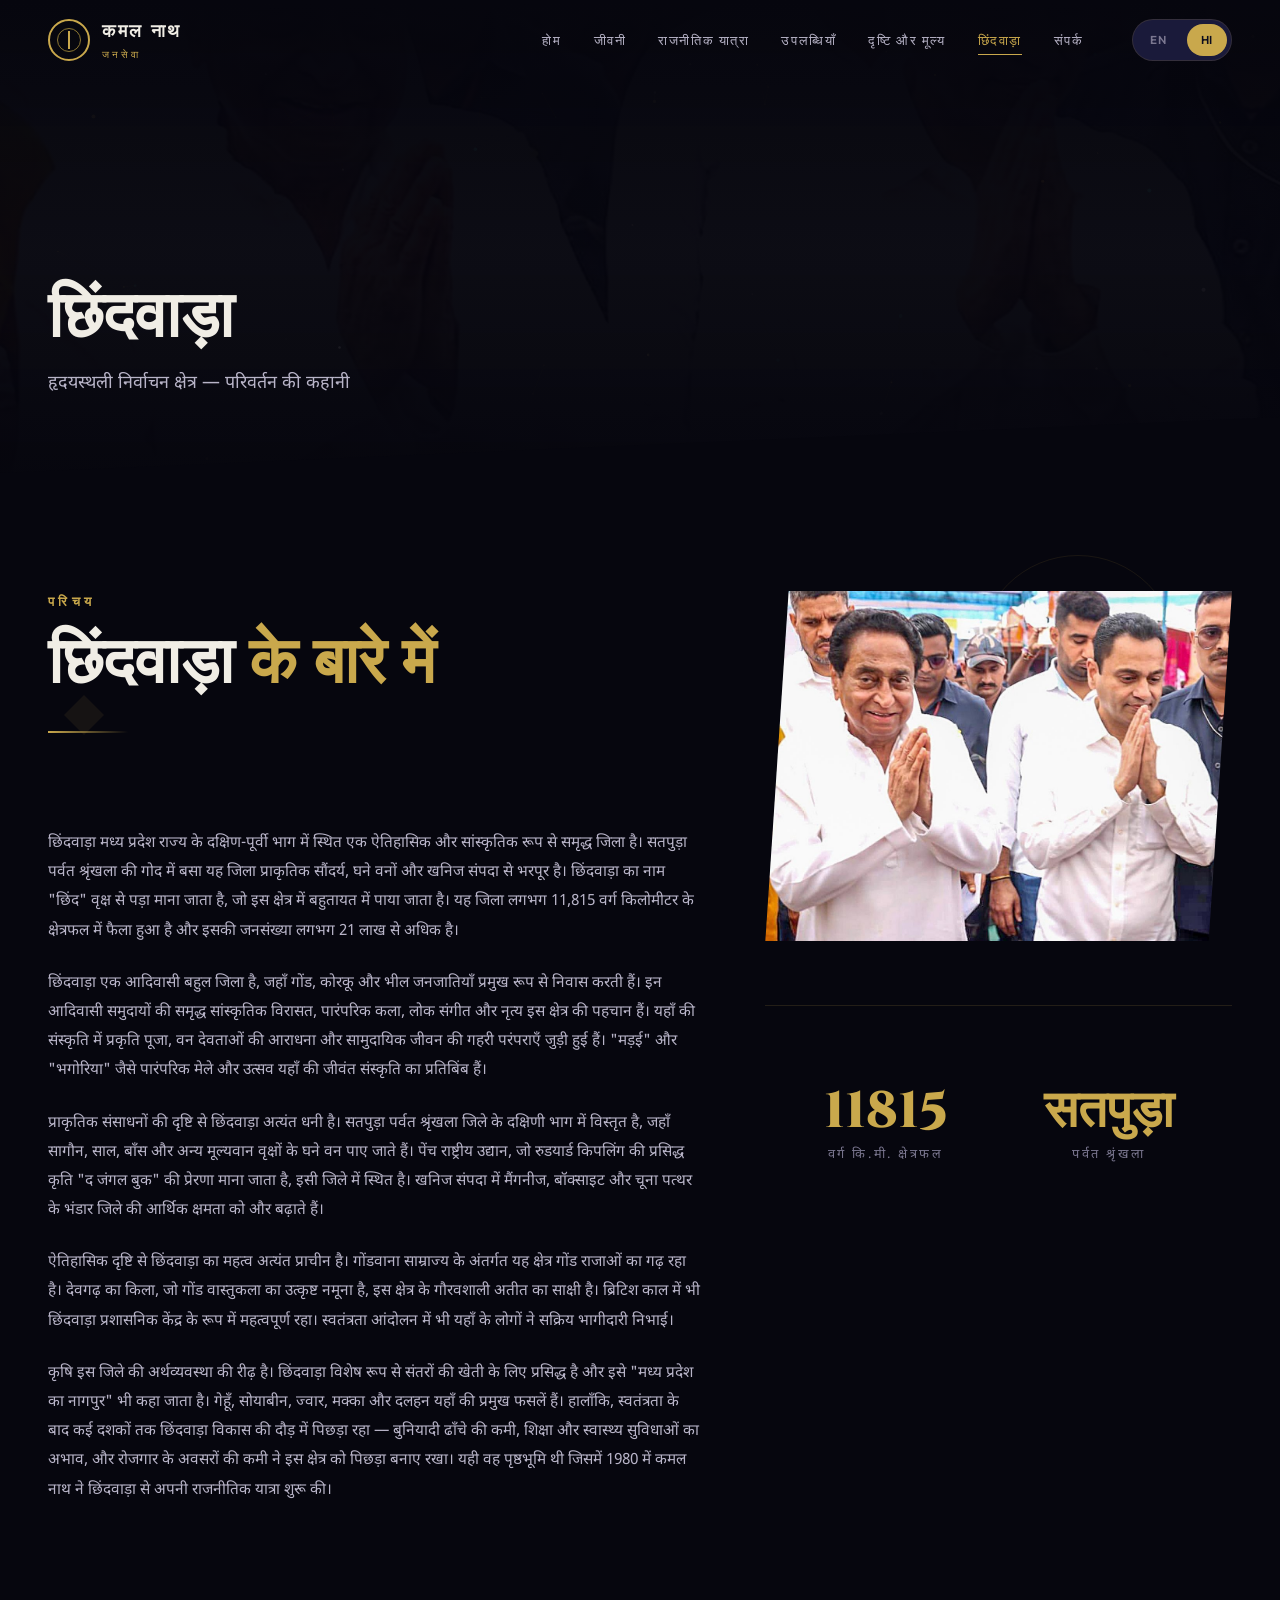
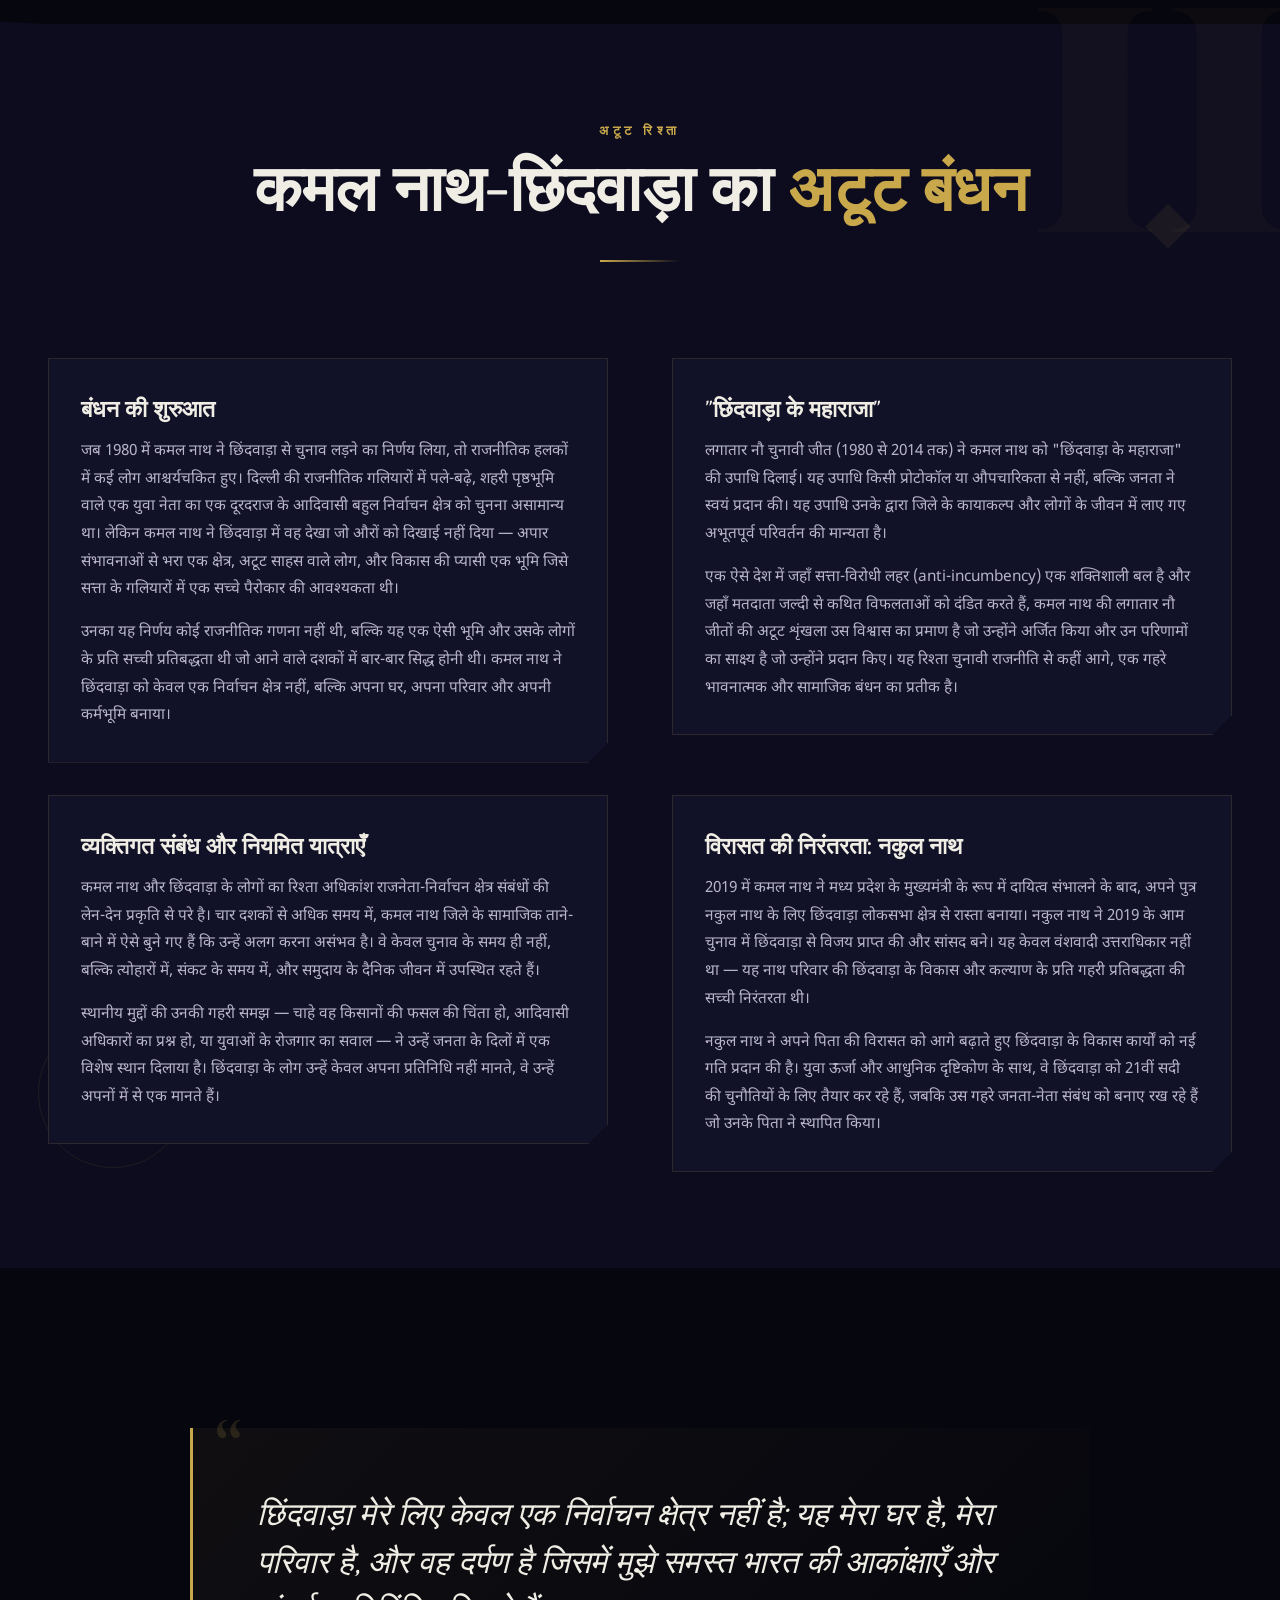
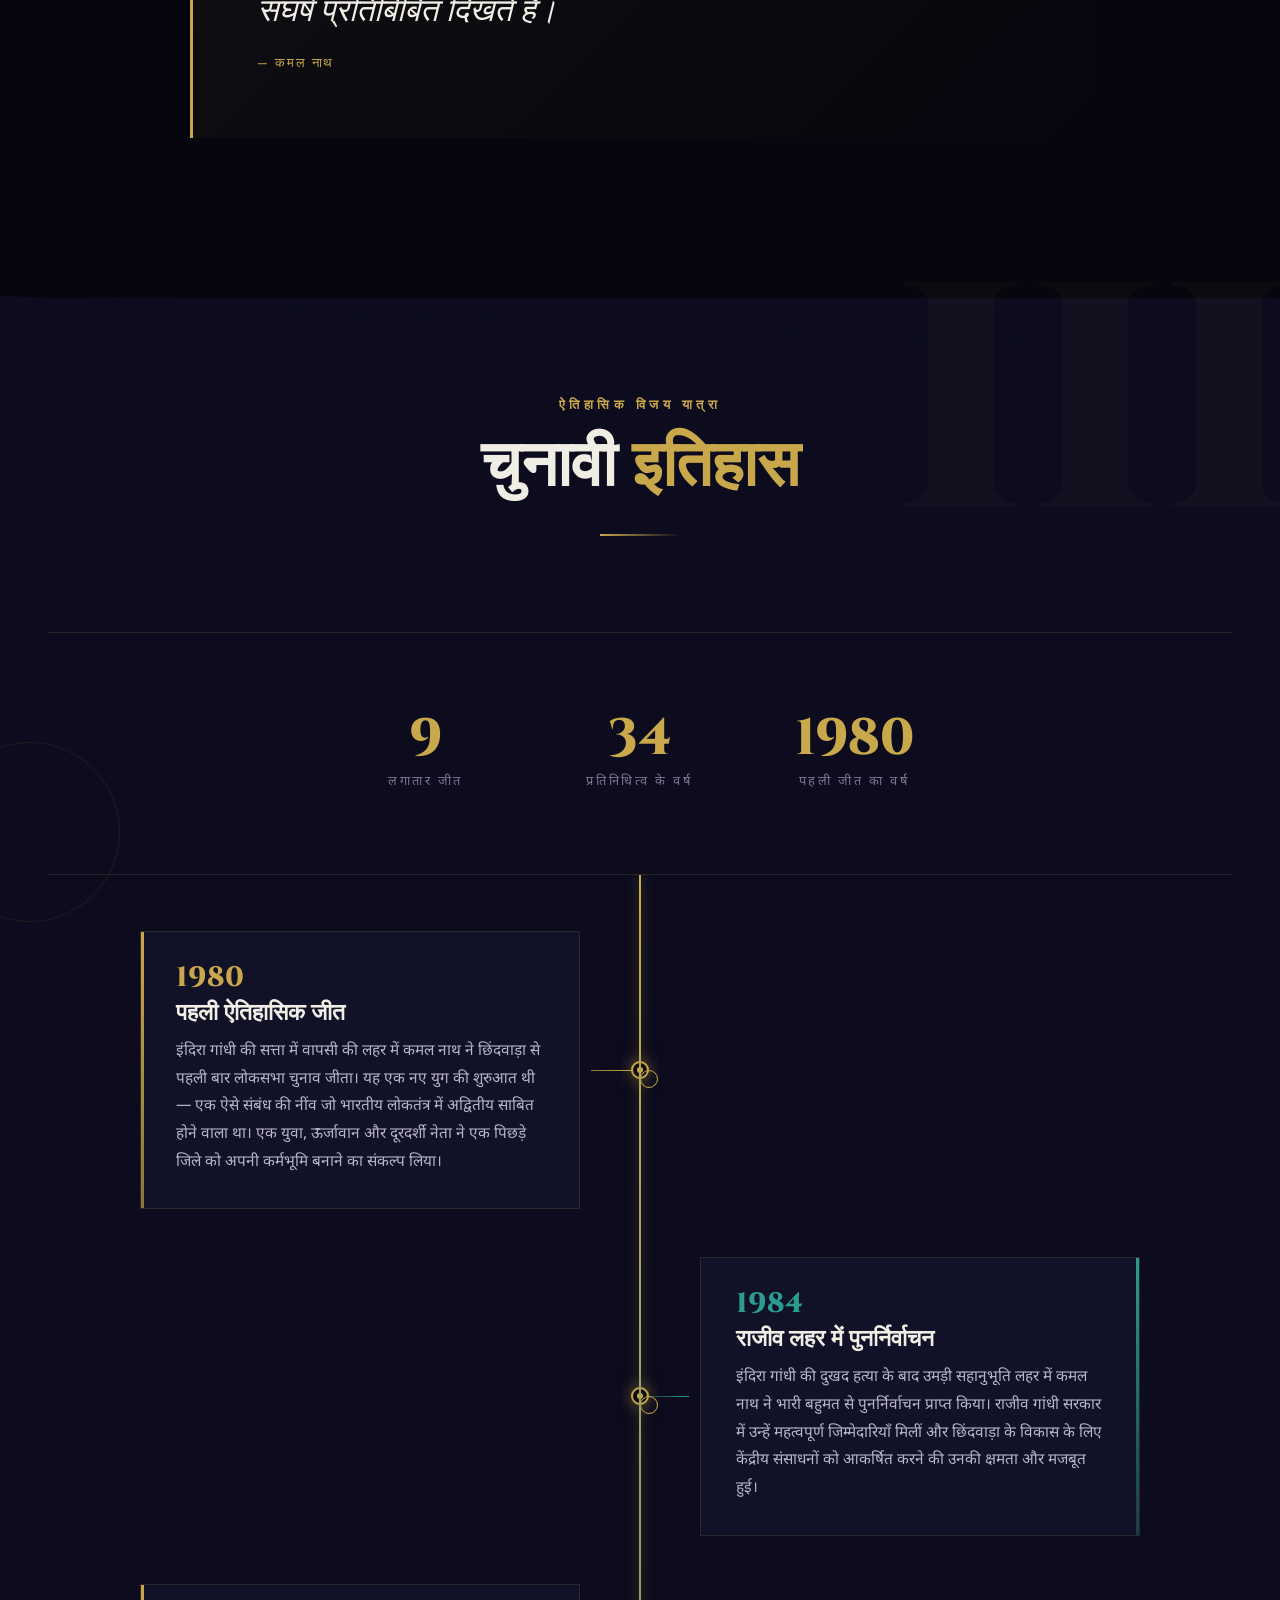
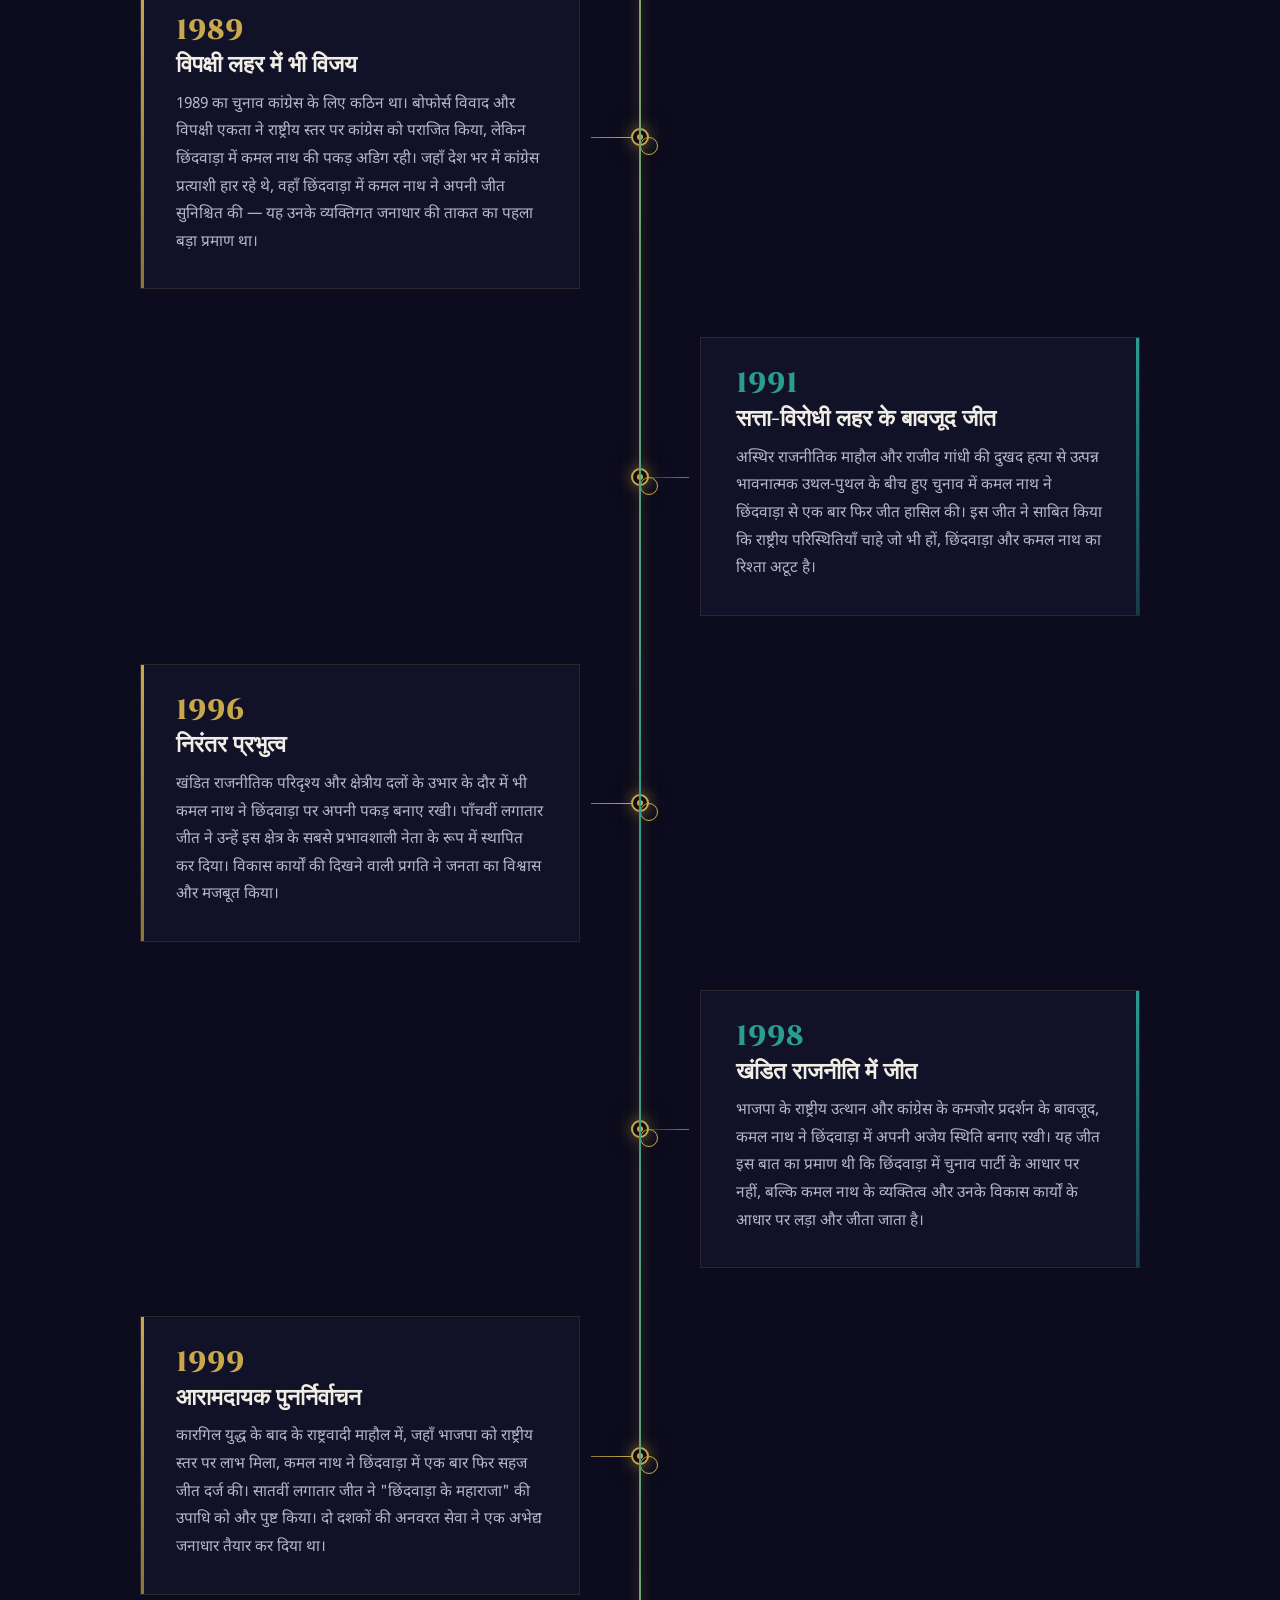
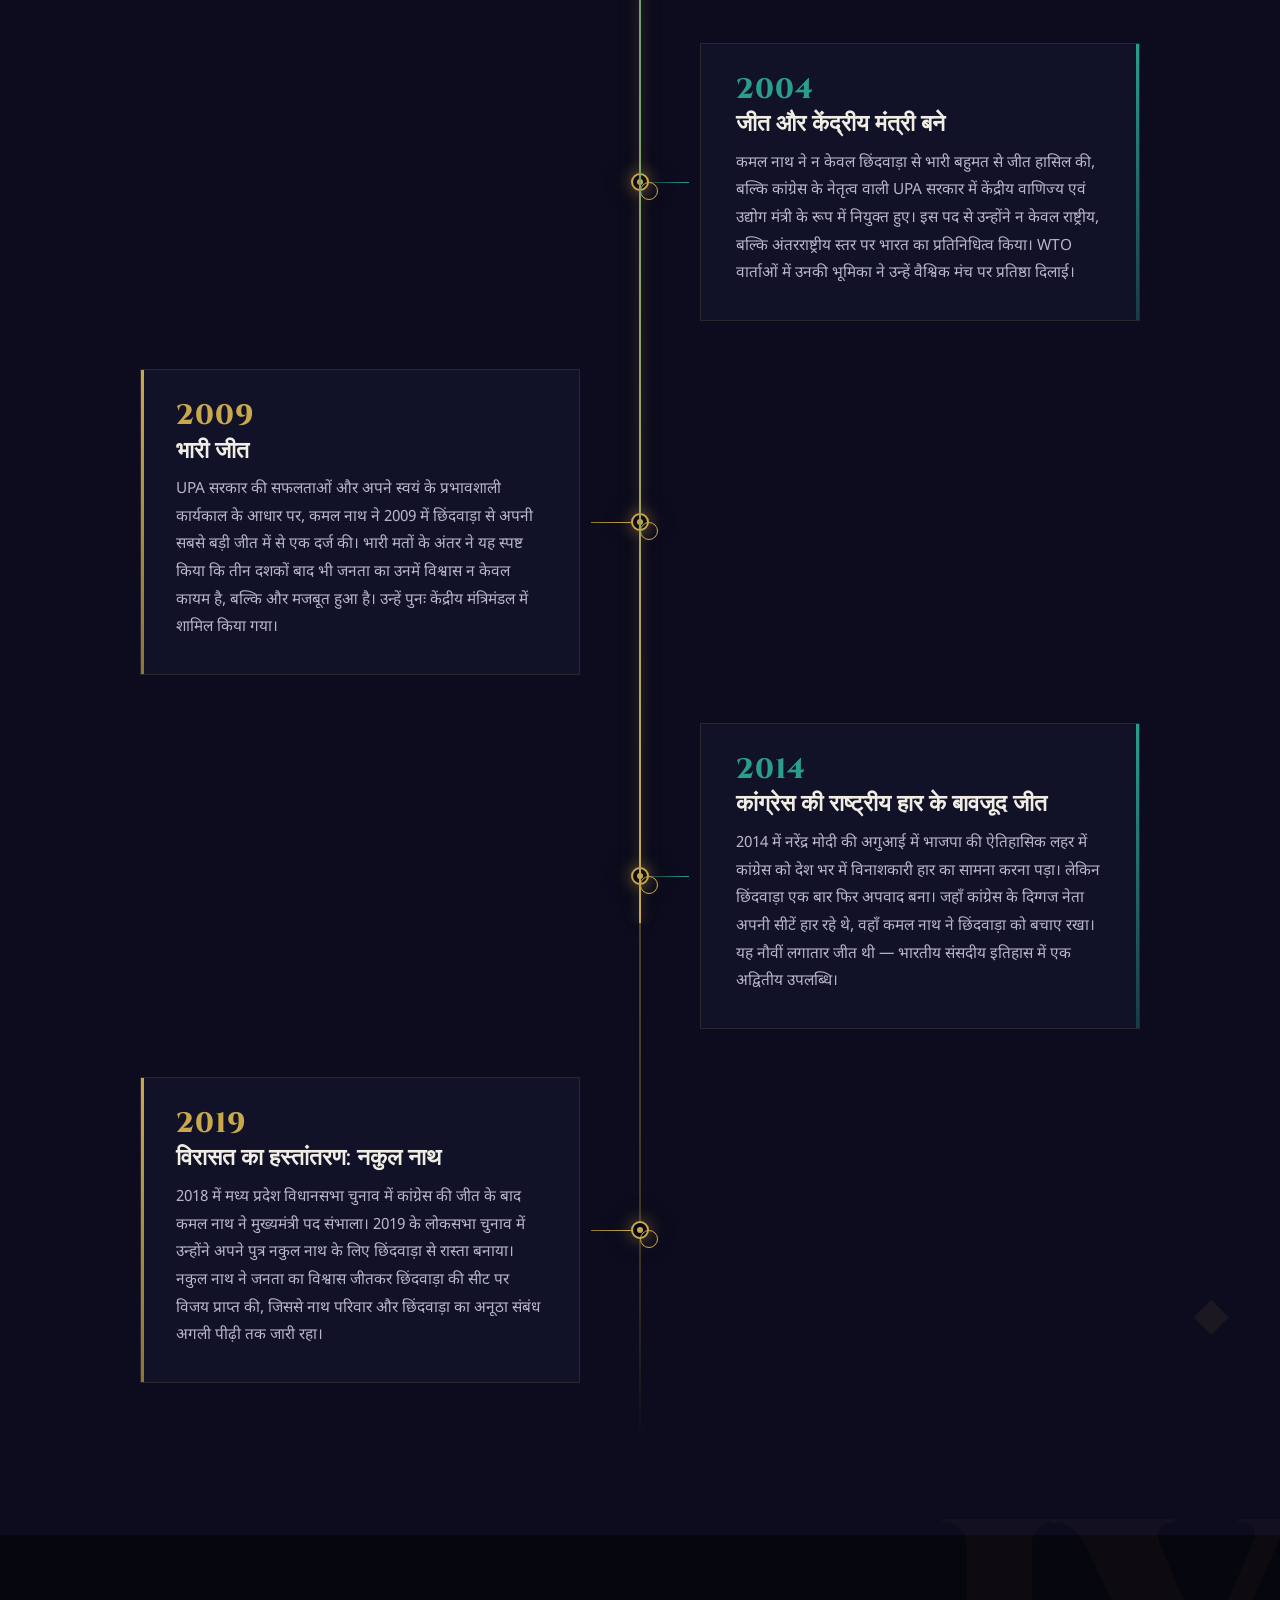
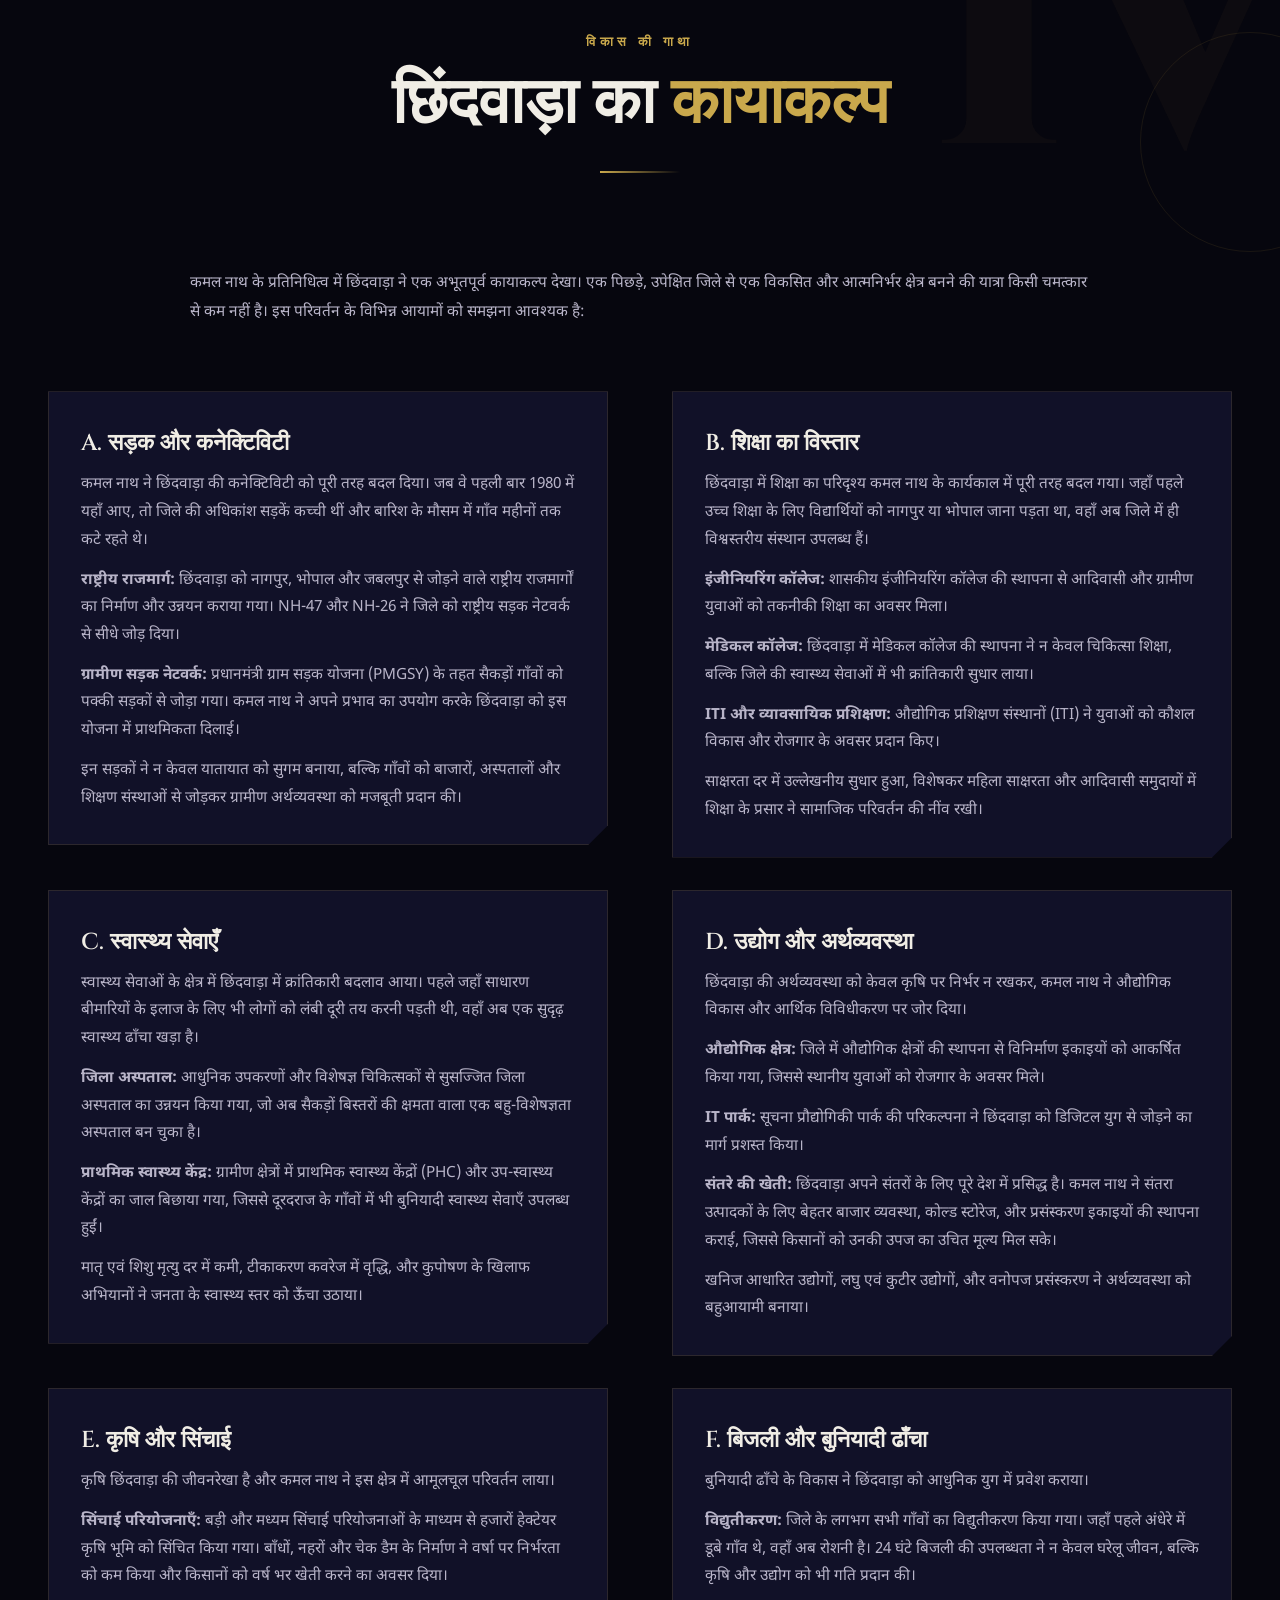
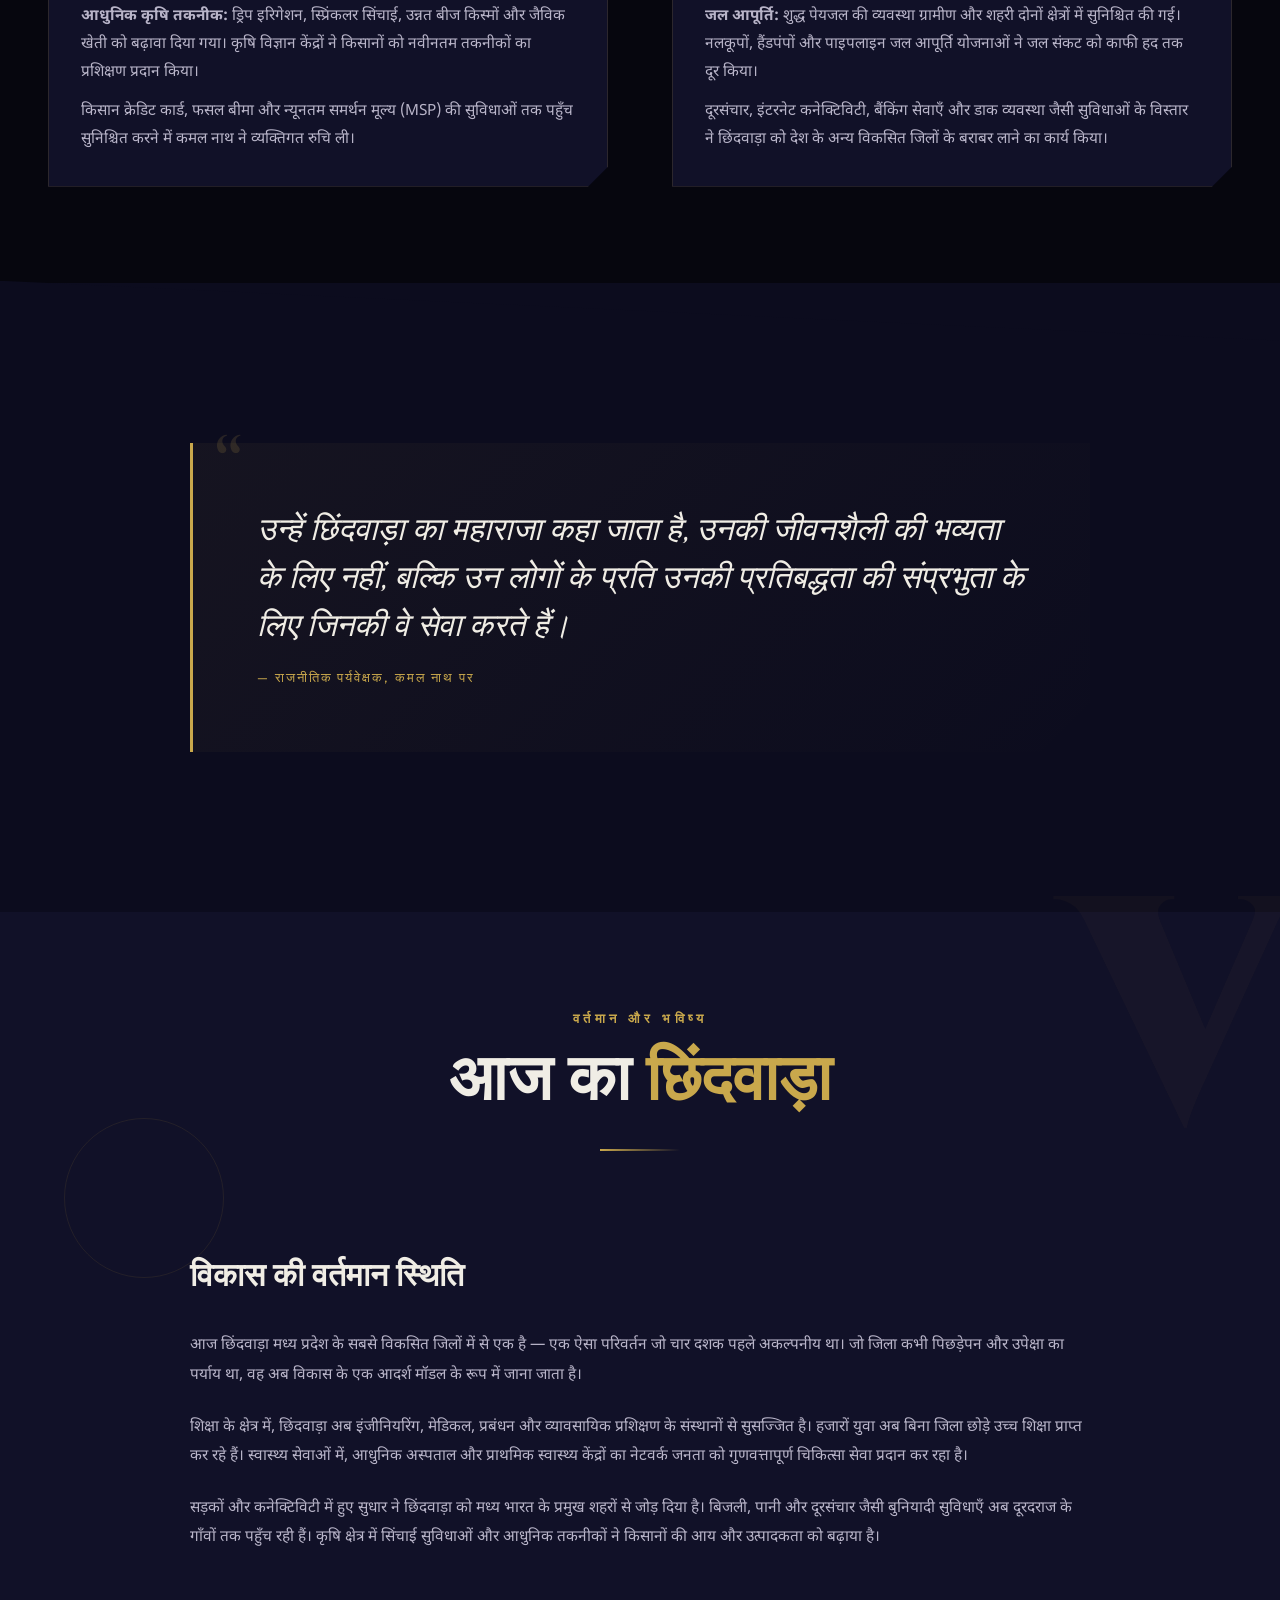
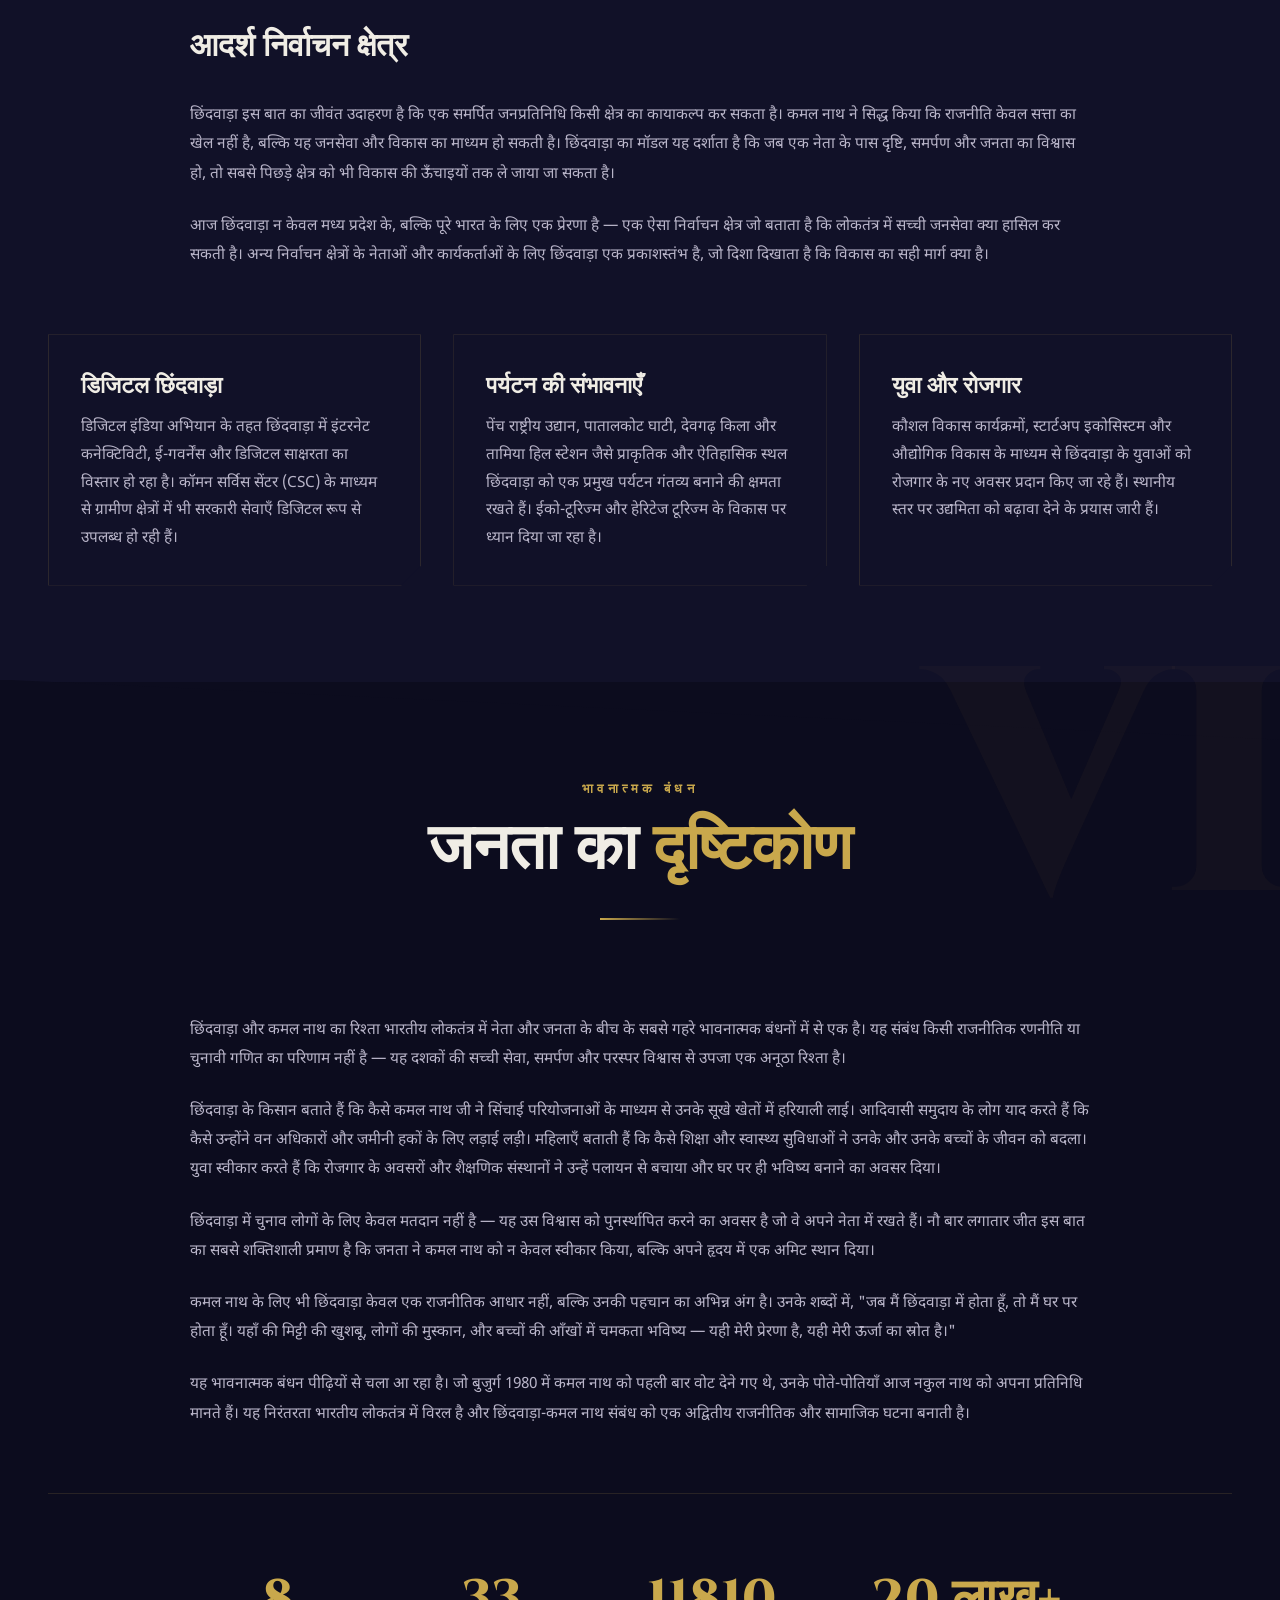
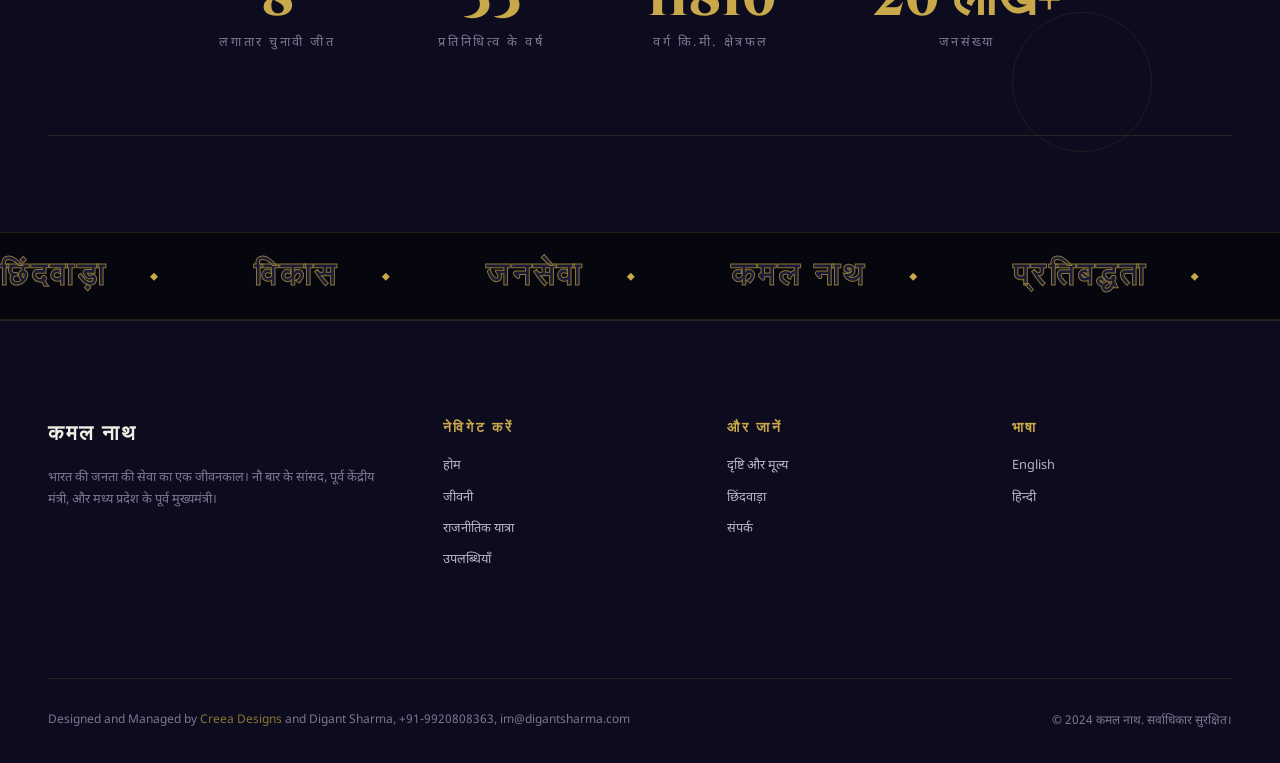
<file: hi/chhindwara.html>
<!DOCTYPE html>
<html lang="hi">
<head>
  <meta charset="UTF-8">
  <meta name="viewport" content="width=device-width, initial-scale=1.0">
  <meta name="description" content="छिंदवाड़ा - कमल नाथ की हृदयस्थली। नौ बार के सांसद और छिंदवाड़ा के कायाकल्प की अद्भुत कहानी।">
  <title>छिंदवाड़ा - कमल नाथ | आधिकारिक वेबसाइट</title>
  <link rel="stylesheet" href="../css/style.css">
  <link rel="icon" type="image/x-icon" href="../images/favicon.ico">
</head>
<body class="hindi">

  <!-- Loading Screen -->
  <div class="loader">
    <div class="loader__emblem"></div>
    <div class="loader__text">लोड हो रहा है...</div>
  </div>

  <!-- Particle Background -->
  <canvas id="particle-canvas"></canvas>

  <!-- Navigation -->
  <nav class="nav">
    <a href="index.html" class="nav__logo">
      <div class="nav__logo-emblem">
        <span class="ashoka-spoke"></span>
      </div>
      <div>
        <span class="nav__logo-text">कमल नाथ</span>
        <span class="nav__logo-subtitle">जनसेवा</span>
      </div>
    </a>

    <div class="nav__links">
      <a href="index.html" class="nav__link">होम</a>
      <a href="biography.html" class="nav__link">जीवनी</a>
      <a href="political-journey.html" class="nav__link">राजनीतिक यात्रा</a>
      <a href="achievements.html" class="nav__link">उपलब्धियाँ</a>
      <a href="vision-values.html" class="nav__link">दृष्टि और मूल्य</a>
      <a href="chhindwara.html" class="nav__link active">छिंदवाड़ा</a>
      <a href="contact.html" class="nav__link">संपर्क</a>
      <div class="lang-toggle">
        <a href="../en/chhindwara.html" class="lang-toggle__btn">EN</a>
        <a href="chhindwara.html" class="lang-toggle__btn active">HI</a>
      </div>
    </div>

    <button class="nav__hamburger" aria-label="मेनू टॉगल करें">
      <span></span>
      <span></span>
      <span></span>
    </button>
  </nav>

  <!-- Mobile Nav Overlay -->
  <div class="nav__mobile-overlay">
    <a href="index.html" class="nav__link">होम</a>
    <a href="biography.html" class="nav__link">जीवनी</a>
    <a href="political-journey.html" class="nav__link">राजनीतिक यात्रा</a>
    <a href="achievements.html" class="nav__link">उपलब्धियाँ</a>
    <a href="vision-values.html" class="nav__link">दृष्टि और मूल्य</a>
    <a href="chhindwara.html" class="nav__link active">छिंदवाड़ा</a>
    <a href="contact.html" class="nav__link">संपर्क</a>
    <div class="lang-toggle">
      <a href="../en/chhindwara.html" class="lang-toggle__btn">EN</a>
      <a href="chhindwara.html" class="lang-toggle__btn active">HI</a>
    </div>
  </div>

  <!-- Page Header -->
  <header class="page-header">
    <div class="page-header__bg">
      <img src="../images/kamal-nath-chhindwara.jpg" alt="कमल नाथ - छिंदवाड़ा">
      <div class="page-header__bg-overlay"></div>
    </div>
    <div class="page-header__content">
      <h1 class="page-header__title">छिंदवाड़ा</h1>
      <p class="page-header__subtitle">हृदयस्थली निर्वाचन क्षेत्र &mdash; परिवर्तन की कहानी</p>
    </div>
    <div class="page-header__diagonal"></div>
  </header>

  <!-- ============================================
       SECTION 1: छिंदवाड़ा के बारे में
       ============================================ -->
  <section class="section section--void">
    <div class="float-element float-element--circle" style="width:200px;height:200px;top:60px;right:8%;" data-speed="0.05"></div>
    <div class="float-element float-element--diamond" style="width:40px;height:40px;top:200px;left:5%;" data-speed="0.08"></div>

    <div class="section__container">
      <div class="grid-asymmetric">
        <div>
          <div class="section__header reveal">
            <p class="section__overline">परिचय</p>
            <h2 class="section__title">छिंदवाड़ा <span class="gold">के बारे में</span></h2>
            <div class="gold-sep"></div>
          </div>

          <div class="prose reveal reveal-delay-1">
            <p>छिंदवाड़ा मध्य प्रदेश राज्य के दक्षिण-पूर्वी भाग में स्थित एक ऐतिहासिक और सांस्कृतिक रूप से समृद्ध जिला है। सतपुड़ा पर्वत श्रृंखला की गोद में बसा यह जिला प्राकृतिक सौंदर्य, घने वनों और खनिज संपदा से भरपूर है। छिंदवाड़ा का नाम "छिंद" वृक्ष से पड़ा माना जाता है, जो इस क्षेत्र में बहुतायत में पाया जाता है। यह जिला लगभग 11,815 वर्ग किलोमीटर के क्षेत्रफल में फैला हुआ है और इसकी जनसंख्या लगभग 21 लाख से अधिक है।</p>

            <p>छिंदवाड़ा एक आदिवासी बहुल जिला है, जहाँ गोंड, कोरकू और भील जनजातियाँ प्रमुख रूप से निवास करती हैं। इन आदिवासी समुदायों की समृद्ध सांस्कृतिक विरासत, पारंपरिक कला, लोक संगीत और नृत्य इस क्षेत्र की पहचान हैं। यहाँ की संस्कृति में प्रकृति पूजा, वन देवताओं की आराधना और सामुदायिक जीवन की गहरी परंपराएँ जुड़ी हुई हैं। "मड़ई" और "भगोरिया" जैसे पारंपरिक मेले और उत्सव यहाँ की जीवंत संस्कृति का प्रतिबिंब हैं।</p>

            <p>प्राकृतिक संसाधनों की दृष्टि से छिंदवाड़ा अत्यंत धनी है। सतपुड़ा पर्वत श्रृंखला जिले के दक्षिणी भाग में विस्तृत है, जहाँ सागौन, साल, बाँस और अन्य मूल्यवान वृक्षों के घने वन पाए जाते हैं। पेंच राष्ट्रीय उद्यान, जो रुडयार्ड किपलिंग की प्रसिद्ध कृति "द जंगल बुक" की प्रेरणा माना जाता है, इसी जिले में स्थित है। खनिज संपदा में मैंगनीज, बॉक्साइट और चूना पत्थर के भंडार जिले की आर्थिक क्षमता को और बढ़ाते हैं।</p>

            <p>ऐतिहासिक दृष्टि से छिंदवाड़ा का महत्व अत्यंत प्राचीन है। गोंडवाना साम्राज्य के अंतर्गत यह क्षेत्र गोंड राजाओं का गढ़ रहा है। देवगढ़ का किला, जो गोंड वास्तुकला का उत्कृष्ट नमूना है, इस क्षेत्र के गौरवशाली अतीत का साक्षी है। ब्रिटिश काल में भी छिंदवाड़ा प्रशासनिक केंद्र के रूप में महत्वपूर्ण रहा। स्वतंत्रता आंदोलन में भी यहाँ के लोगों ने सक्रिय भागीदारी निभाई।</p>

            <p>कृषि इस जिले की अर्थव्यवस्था की रीढ़ है। छिंदवाड़ा विशेष रूप से संतरों की खेती के लिए प्रसिद्ध है और इसे "मध्य प्रदेश का नागपुर" भी कहा जाता है। गेहूँ, सोयाबीन, ज्वार, मक्का और दलहन यहाँ की प्रमुख फसलें हैं। हालाँकि, स्वतंत्रता के बाद कई दशकों तक छिंदवाड़ा विकास की दौड़ में पिछड़ा रहा — बुनियादी ढाँचे की कमी, शिक्षा और स्वास्थ्य सुविधाओं का अभाव, और रोजगार के अवसरों की कमी ने इस क्षेत्र को पिछड़ा बनाए रखा। यही वह पृष्ठभूमि थी जिसमें 1980 में कमल नाथ ने छिंदवाड़ा से अपनी राजनीतिक यात्रा शुरू की।</p>
          </div>
        </div>

        <div class="reveal reveal--right reveal-delay-2">
          <div class="img-diagonal img-reveal" style="margin-bottom: var(--space-md);">
            <img src="../images/kamal-nath-chhindwara.jpg" alt="कमल नाथ - छिंदवाड़ा की जनता के साथ" loading="lazy">
          </div>

          <div class="stats-row" style="margin-top: var(--space-lg); border-top: 1px solid var(--color-border); border-bottom: none;">
            <div class="stat-item">
              <div class="stat-item__number" data-count="11815">11815</div>
              <div class="stat-item__label">वर्ग कि.मी. क्षेत्रफल</div>
            </div>
            <div class="stat-item">
              <div class="stat-item__number text-gold">सतपुड़ा</div>
              <div class="stat-item__label">पर्वत श्रृंखला</div>
            </div>
          </div>
        </div>
      </div>
    </div>
  </section>

  <!-- ============================================
       SECTION 2: कमल नाथ-छिंदवाड़ा का बंधन
       ============================================ -->
  <section class="section section--dark">
    <div class="section__diagonal-top"></div>
    <span class="section__bg-number">II</span>
    <div class="float-element float-element--circle" style="width:150px;height:150px;bottom:100px;left:3%;" data-speed="-0.04"></div>
    <div class="float-element float-element--diamond" style="width:45px;height:45px;top:180px;right:7%;" data-speed="0.06"></div>

    <div class="section__container">
      <div class="section__header text-center reveal">
        <p class="section__overline">अटूट रिश्ता</p>
        <h2 class="section__title">कमल नाथ-छिंदवाड़ा का <span class="gold">अटूट बंधन</span></h2>
        <div class="gold-sep gold-sep--center"></div>
      </div>

      <div class="grid-halves">
        <div class="reveal reveal--left reveal-delay-1">
          <div class="card card--diagonal glow-card">
            <div class="card__title">बंधन की शुरुआत</div>
            <div class="card__text">
              <p>जब 1980 में कमल नाथ ने छिंदवाड़ा से चुनाव लड़ने का निर्णय लिया, तो राजनीतिक हलकों में कई लोग आश्चर्यचकित हुए। दिल्ली की राजनीतिक गलियारों में पले-बढ़े, शहरी पृष्ठभूमि वाले एक युवा नेता का एक दूरदराज के आदिवासी बहुल निर्वाचन क्षेत्र को चुनना असामान्य था। लेकिन कमल नाथ ने छिंदवाड़ा में वह देखा जो औरों को दिखाई नहीं दिया — अपार संभावनाओं से भरा एक क्षेत्र, अटूट साहस वाले लोग, और विकास की प्यासी एक भूमि जिसे सत्ता के गलियारों में एक सच्चे पैरोकार की आवश्यकता थी।</p>
              <p style="margin-top:1em;">उनका यह निर्णय कोई राजनीतिक गणना नहीं थी, बल्कि यह एक ऐसी भूमि और उसके लोगों के प्रति सच्ची प्रतिबद्धता थी जो आने वाले दशकों में बार-बार सिद्ध होनी थी। कमल नाथ ने छिंदवाड़ा को केवल एक निर्वाचन क्षेत्र नहीं, बल्कि अपना घर, अपना परिवार और अपनी कर्मभूमि बनाया।</p>
            </div>
          </div>
        </div>

        <div class="reveal reveal--right reveal-delay-2">
          <div class="card card--diagonal glow-card">
            <div class="card__title">"छिंदवाड़ा के महाराजा"</div>
            <div class="card__text">
              <p>लगातार नौ चुनावी जीत (1980 से 2014 तक) ने कमल नाथ को "छिंदवाड़ा के महाराजा" की उपाधि दिलाई। यह उपाधि किसी प्रोटोकॉल या औपचारिकता से नहीं, बल्कि जनता ने स्वयं प्रदान की। यह उपाधि उनके द्वारा जिले के कायाकल्प और लोगों के जीवन में लाए गए अभूतपूर्व परिवर्तन की मान्यता है।</p>
              <p style="margin-top:1em;">एक ऐसे देश में जहाँ सत्ता-विरोधी लहर (anti-incumbency) एक शक्तिशाली बल है और जहाँ मतदाता जल्दी से कथित विफलताओं को दंडित करते हैं, कमल नाथ की लगातार नौ जीतों की अटूट शृंखला उस विश्वास का प्रमाण है जो उन्होंने अर्जित किया और उन परिणामों का साक्ष्य है जो उन्होंने प्रदान किए। यह रिश्ता चुनावी राजनीति से कहीं आगे, एक गहरे भावनात्मक और सामाजिक बंधन का प्रतीक है।</p>
            </div>
          </div>
        </div>
      </div>

      <div class="grid-halves" style="margin-top: var(--space-md);">
        <div class="reveal reveal--left reveal-delay-3">
          <div class="card card--diagonal glow-card">
            <div class="card__title">व्यक्तिगत संबंध और नियमित यात्राएँ</div>
            <div class="card__text">
              <p>कमल नाथ और छिंदवाड़ा के लोगों का रिश्ता अधिकांश राजनेता-निर्वाचन क्षेत्र संबंधों की लेन-देन प्रकृति से परे है। चार दशकों से अधिक समय में, कमल नाथ जिले के सामाजिक ताने-बाने में ऐसे बुने गए हैं कि उन्हें अलग करना असंभव है। वे केवल चुनाव के समय ही नहीं, बल्कि त्योहारों में, संकट के समय में, और समुदाय के दैनिक जीवन में उपस्थित रहते हैं।</p>
              <p style="margin-top:1em;">स्थानीय मुद्दों की उनकी गहरी समझ — चाहे वह किसानों की फसल की चिंता हो, आदिवासी अधिकारों का प्रश्न हो, या युवाओं के रोजगार का सवाल — ने उन्हें जनता के दिलों में एक विशेष स्थान दिलाया है। छिंदवाड़ा के लोग उन्हें केवल अपना प्रतिनिधि नहीं मानते, वे उन्हें अपनों में से एक मानते हैं।</p>
            </div>
          </div>
        </div>

        <div class="reveal reveal--right reveal-delay-4">
          <div class="card card--diagonal glow-card">
            <div class="card__title">विरासत की निरंतरता: नकुल नाथ</div>
            <div class="card__text">
              <p>2019 में कमल नाथ ने मध्य प्रदेश के मुख्यमंत्री के रूप में दायित्व संभालने के बाद, अपने पुत्र नकुल नाथ के लिए छिंदवाड़ा लोकसभा क्षेत्र से रास्ता बनाया। नकुल नाथ ने 2019 के आम चुनाव में छिंदवाड़ा से विजय प्राप्त की और सांसद बने। यह केवल वंशवादी उत्तराधिकार नहीं था — यह नाथ परिवार की छिंदवाड़ा के विकास और कल्याण के प्रति गहरी प्रतिबद्धता की सच्ची निरंतरता थी।</p>
              <p style="margin-top:1em;">नकुल नाथ ने अपने पिता की विरासत को आगे बढ़ाते हुए छिंदवाड़ा के विकास कार्यों को नई गति प्रदान की है। युवा ऊर्जा और आधुनिक दृष्टिकोण के साथ, वे छिंदवाड़ा को 21वीं सदी की चुनौतियों के लिए तैयार कर रहे हैं, जबकि उस गहरे जनता-नेता संबंध को बनाए रख रहे हैं जो उनके पिता ने स्थापित किया।</p>
            </div>
          </div>
        </div>
      </div>
    </div>
  </section>

  <!-- ============================================
       QUOTE BLOCK
       ============================================ -->
  <section class="section section--void">
    <div class="section__container section__container--narrow">
      <div class="reveal">
        <div class="quote-block">
          <p class="quote-block__text">छिंदवाड़ा मेरे लिए केवल एक निर्वाचन क्षेत्र नहीं है; यह मेरा घर है, मेरा परिवार है, और वह दर्पण है जिसमें मुझे समस्त भारत की आकांक्षाएँ और संघर्ष प्रतिबिंबित दिखते हैं।</p>
          <p class="quote-block__attribution">&mdash; कमल नाथ</p>
        </div>
      </div>
    </div>
  </section>

  <!-- ============================================
       SECTION 3: चुनावी इतिहास (Timeline)
       ============================================ -->
  <section class="section section--dark">
    <div class="section__diagonal-top"></div>
    <span class="section__bg-number">III</span>
    <div class="float-element float-element--circle" style="width:180px;height:180px;top:10%;left:-60px;" data-speed="0.04"></div>
    <div class="float-element float-element--diamond" style="width:35px;height:35px;bottom:200px;right:4%;" data-speed="-0.06"></div>

    <div class="section__container">
      <div class="section__header text-center reveal">
        <p class="section__overline">ऐतिहासिक विजय यात्रा</p>
        <h2 class="section__title">चुनावी <span class="gold">इतिहास</span></h2>
        <div class="gold-sep gold-sep--center"></div>
      </div>

      <!-- Stats Row -->
      <div class="stats-row reveal reveal-delay-1">
        <div class="stat-item">
          <div class="stat-item__number" data-count="9">0</div>
          <div class="stat-item__label">लगातार जीत</div>
        </div>
        <div class="stat-item">
          <div class="stat-item__number" data-count="34">0</div>
          <div class="stat-item__label">प्रतिनिधित्व के वर्ष</div>
        </div>
        <div class="stat-item">
          <div class="stat-item__number" data-count="1980">0</div>
          <div class="stat-item__label">पहली जीत का वर्ष</div>
        </div>
      </div>

      <!-- Milestones -->
      <div class="milestones">

        <div class="milestone">
          <div class="milestone__marker">1980</div>
          <div class="milestone__body">
            <div class="milestone__year">1980</div>
            <div class="milestone__title">पहली ऐतिहासिक जीत</div>
            <div class="milestone__text">इंदिरा गांधी की सत्ता में वापसी की लहर में कमल नाथ ने छिंदवाड़ा से पहली बार लोकसभा चुनाव जीता। यह एक नए युग की शुरुआत थी — एक ऐसे संबंध की नींव जो भारतीय लोकतंत्र में अद्वितीय साबित होने वाला था। एक युवा, ऊर्जावान और दूरदर्शी नेता ने एक पिछड़े जिले को अपनी कर्मभूमि बनाने का संकल्प लिया।</div>
          </div>
        </div>

        <div class="milestone">
          <div class="milestone__marker">1984</div>
          <div class="milestone__body">
            <div class="milestone__year">1984</div>
            <div class="milestone__title">राजीव लहर में पुनर्निर्वाचन</div>
            <div class="milestone__text">इंदिरा गांधी की दुखद हत्या के बाद उमड़ी सहानुभूति लहर में कमल नाथ ने भारी बहुमत से पुनर्निर्वाचन प्राप्त किया। राजीव गांधी सरकार में उन्हें महत्वपूर्ण जिम्मेदारियाँ मिलीं और छिंदवाड़ा के विकास के लिए केंद्रीय संसाधनों को आकर्षित करने की उनकी क्षमता और मजबूत हुई।</div>
          </div>
        </div>

        <div class="milestone">
          <div class="milestone__marker">1989</div>
          <div class="milestone__body">
            <div class="milestone__year">1989</div>
            <div class="milestone__title">विपक्षी लहर में भी विजय</div>
            <div class="milestone__text">1989 का चुनाव कांग्रेस के लिए कठिन था। बोफोर्स विवाद और विपक्षी एकता ने राष्ट्रीय स्तर पर कांग्रेस को पराजित किया, लेकिन छिंदवाड़ा में कमल नाथ की पकड़ अडिग रही। जहाँ देश भर में कांग्रेस प्रत्याशी हार रहे थे, वहाँ छिंदवाड़ा में कमल नाथ ने अपनी जीत सुनिश्चित की — यह उनके व्यक्तिगत जनाधार की ताकत का पहला बड़ा प्रमाण था।</div>
          </div>
        </div>

        <div class="milestone">
          <div class="milestone__marker">1991</div>
          <div class="milestone__body">
            <div class="milestone__year">1991</div>
            <div class="milestone__title">सत्ता-विरोधी लहर के बावजूद जीत</div>
            <div class="milestone__text">अस्थिर राजनीतिक माहौल और राजीव गांधी की दुखद हत्या से उत्पन्न भावनात्मक उथल-पुथल के बीच हुए चुनाव में कमल नाथ ने छिंदवाड़ा से एक बार फिर जीत हासिल की। इस जीत ने साबित किया कि राष्ट्रीय परिस्थितियाँ चाहे जो भी हों, छिंदवाड़ा और कमल नाथ का रिश्ता अटूट है।</div>
          </div>
        </div>

        <div class="milestone">
          <div class="milestone__marker">1996</div>
          <div class="milestone__body">
            <div class="milestone__year">1996</div>
            <div class="milestone__title">निरंतर प्रभुत्व</div>
            <div class="milestone__text">खंडित राजनीतिक परिदृश्य और क्षेत्रीय दलों के उभार के दौर में भी कमल नाथ ने छिंदवाड़ा पर अपनी पकड़ बनाए रखी। पाँचवीं लगातार जीत ने उन्हें इस क्षेत्र के सबसे प्रभावशाली नेता के रूप में स्थापित कर दिया। विकास कार्यों की दिखने वाली प्रगति ने जनता का विश्वास और मजबूत किया।</div>
          </div>
        </div>

        <div class="milestone">
          <div class="milestone__marker">1998</div>
          <div class="milestone__body">
            <div class="milestone__year">1998</div>
            <div class="milestone__title">खंडित राजनीति में जीत</div>
            <div class="milestone__text">भाजपा के राष्ट्रीय उत्थान और कांग्रेस के कमजोर प्रदर्शन के बावजूद, कमल नाथ ने छिंदवाड़ा में अपनी अजेय स्थिति बनाए रखी। यह जीत इस बात का प्रमाण थी कि छिंदवाड़ा में चुनाव पार्टी के आधार पर नहीं, बल्कि कमल नाथ के व्यक्तित्व और उनके विकास कार्यों के आधार पर लड़ा और जीता जाता है।</div>
          </div>
        </div>

        <div class="milestone">
          <div class="milestone__marker">1999</div>
          <div class="milestone__body">
            <div class="milestone__year">1999</div>
            <div class="milestone__title">आरामदायक पुनर्निर्वाचन</div>
            <div class="milestone__text">कारगिल युद्ध के बाद के राष्ट्रवादी माहौल में, जहाँ भाजपा को राष्ट्रीय स्तर पर लाभ मिला, कमल नाथ ने छिंदवाड़ा में एक बार फिर सहज जीत दर्ज की। सातवीं लगातार जीत ने "छिंदवाड़ा के महाराजा" की उपाधि को और पुष्ट किया। दो दशकों की अनवरत सेवा ने एक अभेद्य जनाधार तैयार कर दिया था।</div>
          </div>
        </div>

        <div class="milestone">
          <div class="milestone__marker">2004</div>
          <div class="milestone__body">
            <div class="milestone__year">2004</div>
            <div class="milestone__title">जीत और केंद्रीय मंत्री बने</div>
            <div class="milestone__text">कमल नाथ ने न केवल छिंदवाड़ा से भारी बहुमत से जीत हासिल की, बल्कि कांग्रेस के नेतृत्व वाली UPA सरकार में केंद्रीय वाणिज्य एवं उद्योग मंत्री के रूप में नियुक्त हुए। इस पद से उन्होंने न केवल राष्ट्रीय, बल्कि अंतरराष्ट्रीय स्तर पर भारत का प्रतिनिधित्व किया। WTO वार्ताओं में उनकी भूमिका ने उन्हें वैश्विक मंच पर प्रतिष्ठा दिलाई।</div>
          </div>
        </div>

        <div class="milestone">
          <div class="milestone__marker">2009</div>
          <div class="milestone__body">
            <div class="milestone__year">2009</div>
            <div class="milestone__title">भारी जीत</div>
            <div class="milestone__text">UPA सरकार की सफलताओं और अपने स्वयं के प्रभावशाली कार्यकाल के आधार पर, कमल नाथ ने 2009 में छिंदवाड़ा से अपनी सबसे बड़ी जीत में से एक दर्ज की। भारी मतों के अंतर ने यह स्पष्ट किया कि तीन दशकों बाद भी जनता का उनमें विश्वास न केवल कायम है, बल्कि और मजबूत हुआ है। उन्हें पुनः केंद्रीय मंत्रिमंडल में शामिल किया गया।</div>
          </div>
        </div>

        <div class="milestone">
          <div class="milestone__marker">2014</div>
          <div class="milestone__body">
            <div class="milestone__year">2014</div>
            <div class="milestone__title">कांग्रेस की राष्ट्रीय हार के बावजूद जीत</div>
            <div class="milestone__text">2014 में नरेंद्र मोदी की अगुआई में भाजपा की ऐतिहासिक लहर में कांग्रेस को देश भर में विनाशकारी हार का सामना करना पड़ा। लेकिन छिंदवाड़ा एक बार फिर अपवाद बना। जहाँ कांग्रेस के दिग्गज नेता अपनी सीटें हार रहे थे, वहाँ कमल नाथ ने छिंदवाड़ा को बचाए रखा। यह नौवीं लगातार जीत थी — भारतीय संसदीय इतिहास में एक अद्वितीय उपलब्धि।</div>
          </div>
        </div>

        <div class="milestone">
          <div class="milestone__marker">2019</div>
          <div class="milestone__body">
            <div class="milestone__year">2019</div>
            <div class="milestone__title">विरासत का हस्तांतरण: नकुल नाथ</div>
            <div class="milestone__text">2018 में मध्य प्रदेश विधानसभा चुनाव में कांग्रेस की जीत के बाद कमल नाथ ने मुख्यमंत्री पद संभाला। 2019 के लोकसभा चुनाव में उन्होंने अपने पुत्र नकुल नाथ के लिए छिंदवाड़ा से रास्ता बनाया। नकुल नाथ ने जनता का विश्वास जीतकर छिंदवाड़ा की सीट पर विजय प्राप्त की, जिससे नाथ परिवार और छिंदवाड़ा का अनूठा संबंध अगली पीढ़ी तक जारी रहा।</div>
          </div>
        </div>

      </div>
    </div>
  </section>

  <!-- ============================================
       SECTION 4: छिंदवाड़ा का कायाकल्प
       ============================================ -->
  <section class="section section--void">
    <span class="section__bg-number">IV</span>
    <div class="float-element float-element--circle" style="width:220px;height:220px;top:5%;right:-80px;" data-speed="0.03"></div>
    <div class="float-element float-element--diamond" style="width:50px;height:50px;bottom:150px;left:6%;" data-speed="-0.05"></div>

    <div class="section__container">
      <div class="section__header text-center reveal">
        <p class="section__overline">विकास की गाथा</p>
        <h2 class="section__title">छिंदवाड़ा का <span class="gold">कायाकल्प</span></h2>
        <div class="gold-sep gold-sep--center"></div>
      </div>

      <div class="prose reveal reveal-delay-1" style="max-width: var(--container-narrow); margin: 0 auto var(--space-lg);">
        <p>कमल नाथ के प्रतिनिधित्व में छिंदवाड़ा ने एक अभूतपूर्व कायाकल्प देखा। एक पिछड़े, उपेक्षित जिले से एक विकसित और आत्मनिर्भर क्षेत्र बनने की यात्रा किसी चमत्कार से कम नहीं है। इस परिवर्तन के विभिन्न आयामों को समझना आवश्यक है:</p>
      </div>

      <!-- A. सड़क और कनेक्टिविटी -->
      <div class="grid-halves">
        <div class="reveal reveal--left reveal-delay-1">
          <div class="card card--diagonal glow-card">
            <div class="card__title">A. सड़क और कनेक्टिविटी</div>
            <div class="card__text">
              <p>कमल नाथ ने छिंदवाड़ा की कनेक्टिविटी को पूरी तरह बदल दिया। जब वे पहली बार 1980 में यहाँ आए, तो जिले की अधिकांश सड़कें कच्ची थीं और बारिश के मौसम में गाँव महीनों तक कटे रहते थे।</p>
              <p style="margin-top:0.8em;"><strong>राष्ट्रीय राजमार्ग:</strong> छिंदवाड़ा को नागपुर, भोपाल और जबलपुर से जोड़ने वाले राष्ट्रीय राजमार्गों का निर्माण और उन्नयन कराया गया। NH-47 और NH-26 ने जिले को राष्ट्रीय सड़क नेटवर्क से सीधे जोड़ दिया।</p>
              <p style="margin-top:0.8em;"><strong>ग्रामीण सड़क नेटवर्क:</strong> प्रधानमंत्री ग्राम सड़क योजना (PMGSY) के तहत सैकड़ों गाँवों को पक्की सड़कों से जोड़ा गया। कमल नाथ ने अपने प्रभाव का उपयोग करके छिंदवाड़ा को इस योजना में प्राथमिकता दिलाई।</p>
              <p style="margin-top:0.8em;">इन सड़कों ने न केवल यातायात को सुगम बनाया, बल्कि गाँवों को बाजारों, अस्पतालों और शिक्षण संस्थाओं से जोड़कर ग्रामीण अर्थव्यवस्था को मजबूती प्रदान की।</p>
            </div>
          </div>
        </div>

        <div class="reveal reveal--right reveal-delay-2">
          <div class="card card--diagonal glow-card">
            <div class="card__title">B. शिक्षा का विस्तार</div>
            <div class="card__text">
              <p>छिंदवाड़ा में शिक्षा का परिदृश्य कमल नाथ के कार्यकाल में पूरी तरह बदल गया। जहाँ पहले उच्च शिक्षा के लिए विद्यार्थियों को नागपुर या भोपाल जाना पड़ता था, वहाँ अब जिले में ही विश्वस्तरीय संस्थान उपलब्ध हैं।</p>
              <p style="margin-top:0.8em;"><strong>इंजीनियरिंग कॉलेज:</strong> शासकीय इंजीनियरिंग कॉलेज की स्थापना से आदिवासी और ग्रामीण युवाओं को तकनीकी शिक्षा का अवसर मिला।</p>
              <p style="margin-top:0.8em;"><strong>मेडिकल कॉलेज:</strong> छिंदवाड़ा में मेडिकल कॉलेज की स्थापना ने न केवल चिकित्सा शिक्षा, बल्कि जिले की स्वास्थ्य सेवाओं में भी क्रांतिकारी सुधार लाया।</p>
              <p style="margin-top:0.8em;"><strong>ITI और व्यावसायिक प्रशिक्षण:</strong> औद्योगिक प्रशिक्षण संस्थानों (ITI) ने युवाओं को कौशल विकास और रोजगार के अवसर प्रदान किए।</p>
              <p style="margin-top:0.8em;">साक्षरता दर में उल्लेखनीय सुधार हुआ, विशेषकर महिला साक्षरता और आदिवासी समुदायों में शिक्षा के प्रसार ने सामाजिक परिवर्तन की नींव रखी।</p>
            </div>
          </div>
        </div>
      </div>

      <div class="grid-halves" style="margin-top: var(--space-md);">
        <div class="reveal reveal--left reveal-delay-1">
          <div class="card card--diagonal glow-card">
            <div class="card__title">C. स्वास्थ्य सेवाएँ</div>
            <div class="card__text">
              <p>स्वास्थ्य सेवाओं के क्षेत्र में छिंदवाड़ा में क्रांतिकारी बदलाव आया। पहले जहाँ साधारण बीमारियों के इलाज के लिए भी लोगों को लंबी दूरी तय करनी पड़ती थी, वहाँ अब एक सुदृढ़ स्वास्थ्य ढाँचा खड़ा है।</p>
              <p style="margin-top:0.8em;"><strong>जिला अस्पताल:</strong> आधुनिक उपकरणों और विशेषज्ञ चिकित्सकों से सुसज्जित जिला अस्पताल का उन्नयन किया गया, जो अब सैकड़ों बिस्तरों की क्षमता वाला एक बहु-विशेषज्ञता अस्पताल बन चुका है।</p>
              <p style="margin-top:0.8em;"><strong>प्राथमिक स्वास्थ्य केंद्र:</strong> ग्रामीण क्षेत्रों में प्राथमिक स्वास्थ्य केंद्रों (PHC) और उप-स्वास्थ्य केंद्रों का जाल बिछाया गया, जिससे दूरदराज के गाँवों में भी बुनियादी स्वास्थ्य सेवाएँ उपलब्ध हुईं।</p>
              <p style="margin-top:0.8em;">मातृ एवं शिशु मृत्यु दर में कमी, टीकाकरण कवरेज में वृद्धि, और कुपोषण के खिलाफ अभियानों ने जनता के स्वास्थ्य स्तर को ऊँचा उठाया।</p>
            </div>
          </div>
        </div>

        <div class="reveal reveal--right reveal-delay-2">
          <div class="card card--diagonal glow-card">
            <div class="card__title">D. उद्योग और अर्थव्यवस्था</div>
            <div class="card__text">
              <p>छिंदवाड़ा की अर्थव्यवस्था को केवल कृषि पर निर्भर न रखकर, कमल नाथ ने औद्योगिक विकास और आर्थिक विविधीकरण पर जोर दिया।</p>
              <p style="margin-top:0.8em;"><strong>औद्योगिक क्षेत्र:</strong> जिले में औद्योगिक क्षेत्रों की स्थापना से विनिर्माण इकाइयों को आकर्षित किया गया, जिससे स्थानीय युवाओं को रोजगार के अवसर मिले।</p>
              <p style="margin-top:0.8em;"><strong>IT पार्क:</strong> सूचना प्रौद्योगिकी पार्क की परिकल्पना ने छिंदवाड़ा को डिजिटल युग से जोड़ने का मार्ग प्रशस्त किया।</p>
              <p style="margin-top:0.8em;"><strong>संतरे की खेती:</strong> छिंदवाड़ा अपने संतरों के लिए पूरे देश में प्रसिद्ध है। कमल नाथ ने संतरा उत्पादकों के लिए बेहतर बाजार व्यवस्था, कोल्ड स्टोरेज, और प्रसंस्करण इकाइयों की स्थापना कराई, जिससे किसानों को उनकी उपज का उचित मूल्य मिल सके।</p>
              <p style="margin-top:0.8em;">खनिज आधारित उद्योगों, लघु एवं कुटीर उद्योगों, और वनोपज प्रसंस्करण ने अर्थव्यवस्था को बहुआयामी बनाया।</p>
            </div>
          </div>
        </div>
      </div>

      <div class="grid-halves" style="margin-top: var(--space-md);">
        <div class="reveal reveal--left reveal-delay-1">
          <div class="card card--diagonal glow-card">
            <div class="card__title">E. कृषि और सिंचाई</div>
            <div class="card__text">
              <p>कृषि छिंदवाड़ा की जीवनरेखा है और कमल नाथ ने इस क्षेत्र में आमूलचूल परिवर्तन लाया।</p>
              <p style="margin-top:0.8em;"><strong>सिंचाई परियोजनाएँ:</strong> बड़ी और मध्यम सिंचाई परियोजनाओं के माध्यम से हजारों हेक्टेयर कृषि भूमि को सिंचित किया गया। बाँधों, नहरों और चेक डैम के निर्माण ने वर्षा पर निर्भरता को कम किया और किसानों को वर्ष भर खेती करने का अवसर दिया।</p>
              <p style="margin-top:0.8em;"><strong>आधुनिक कृषि तकनीक:</strong> ड्रिप इरिगेशन, स्प्रिंकलर सिंचाई, उन्नत बीज किस्मों और जैविक खेती को बढ़ावा दिया गया। कृषि विज्ञान केंद्रों ने किसानों को नवीनतम तकनीकों का प्रशिक्षण प्रदान किया।</p>
              <p style="margin-top:0.8em;">किसान क्रेडिट कार्ड, फसल बीमा और न्यूनतम समर्थन मूल्य (MSP) की सुविधाओं तक पहुँच सुनिश्चित करने में कमल नाथ ने व्यक्तिगत रुचि ली।</p>
            </div>
          </div>
        </div>

        <div class="reveal reveal--right reveal-delay-2">
          <div class="card card--diagonal glow-card">
            <div class="card__title">F. बिजली और बुनियादी ढाँचा</div>
            <div class="card__text">
              <p>बुनियादी ढाँचे के विकास ने छिंदवाड़ा को आधुनिक युग में प्रवेश कराया।</p>
              <p style="margin-top:0.8em;"><strong>विद्युतीकरण:</strong> जिले के लगभग सभी गाँवों का विद्युतीकरण किया गया। जहाँ पहले अंधेरे में डूबे गाँव थे, वहाँ अब रोशनी है। 24 घंटे बिजली की उपलब्धता ने न केवल घरेलू जीवन, बल्कि कृषि और उद्योग को भी गति प्रदान की।</p>
              <p style="margin-top:0.8em;"><strong>जल आपूर्ति:</strong> शुद्ध पेयजल की व्यवस्था ग्रामीण और शहरी दोनों क्षेत्रों में सुनिश्चित की गई। नलकूपों, हैंडपंपों और पाइपलाइन जल आपूर्ति योजनाओं ने जल संकट को काफी हद तक दूर किया।</p>
              <p style="margin-top:0.8em;">दूरसंचार, इंटरनेट कनेक्टिविटी, बैंकिंग सेवाएँ और डाक व्यवस्था जैसी सुविधाओं के विस्तार ने छिंदवाड़ा को देश के अन्य विकसित जिलों के बराबर लाने का कार्य किया।</p>
            </div>
          </div>
        </div>
      </div>
    </div>
  </section>

  <!-- ============================================
       QUOTE BLOCK 2
       ============================================ -->
  <section class="section section--dark">
    <div class="section__diagonal-top"></div>
    <div class="section__container section__container--narrow">
      <div class="reveal">
        <div class="quote-block">
          <p class="quote-block__text">उन्हें छिंदवाड़ा का महाराजा कहा जाता है, उनकी जीवनशैली की भव्यता के लिए नहीं, बल्कि उन लोगों के प्रति उनकी प्रतिबद्धता की संप्रभुता के लिए जिनकी वे सेवा करते हैं।</p>
          <p class="quote-block__attribution">&mdash; राजनीतिक पर्यवेक्षक, कमल नाथ पर</p>
        </div>
      </div>
    </div>
  </section>

  <!-- ============================================
       SECTION 5: आज का छिंदवाड़ा
       ============================================ -->
  <section class="section section--surface">
    <span class="section__bg-number">V</span>
    <div class="float-element float-element--circle" style="width:160px;height:160px;top:15%;left:5%;" data-speed="0.04"></div>
    <div class="float-element float-element--diamond" style="width:55px;height:55px;bottom:120px;right:8%;" data-speed="-0.07"></div>

    <div class="section__container">
      <div class="section__header text-center reveal">
        <p class="section__overline">वर्तमान और भविष्य</p>
        <h2 class="section__title">आज का <span class="gold">छिंदवाड़ा</span></h2>
        <div class="gold-sep gold-sep--center"></div>
      </div>

      <div class="prose reveal reveal-delay-1" style="max-width: var(--container-narrow); margin: 0 auto;">
        <h3>विकास की वर्तमान स्थिति</h3>
        <p>आज छिंदवाड़ा मध्य प्रदेश के सबसे विकसित जिलों में से एक है — एक ऐसा परिवर्तन जो चार दशक पहले अकल्पनीय था। जो जिला कभी पिछड़ेपन और उपेक्षा का पर्याय था, वह अब विकास के एक आदर्श मॉडल के रूप में जाना जाता है।</p>

        <p>शिक्षा के क्षेत्र में, छिंदवाड़ा अब इंजीनियरिंग, मेडिकल, प्रबंधन और व्यावसायिक प्रशिक्षण के संस्थानों से सुसज्जित है। हजारों युवा अब बिना जिला छोड़े उच्च शिक्षा प्राप्त कर रहे हैं। स्वास्थ्य सेवाओं में, आधुनिक अस्पताल और प्राथमिक स्वास्थ्य केंद्रों का नेटवर्क जनता को गुणवत्तापूर्ण चिकित्सा सेवा प्रदान कर रहा है।</p>

        <p>सड़कों और कनेक्टिविटी में हुए सुधार ने छिंदवाड़ा को मध्य भारत के प्रमुख शहरों से जोड़ दिया है। बिजली, पानी और दूरसंचार जैसी बुनियादी सुविधाएँ अब दूरदराज के गाँवों तक पहुँच रही हैं। कृषि क्षेत्र में सिंचाई सुविधाओं और आधुनिक तकनीकों ने किसानों की आय और उत्पादकता को बढ़ाया है।</p>

        <h3>आदर्श निर्वाचन क्षेत्र</h3>
        <p>छिंदवाड़ा इस बात का जीवंत उदाहरण है कि एक समर्पित जनप्रतिनिधि किसी क्षेत्र का कायाकल्प कर सकता है। कमल नाथ ने सिद्ध किया कि राजनीति केवल सत्ता का खेल नहीं है, बल्कि यह जनसेवा और विकास का माध्यम हो सकती है। छिंदवाड़ा का मॉडल यह दर्शाता है कि जब एक नेता के पास दृष्टि, समर्पण और जनता का विश्वास हो, तो सबसे पिछड़े क्षेत्र को भी विकास की ऊँचाइयों तक ले जाया जा सकता है।</p>

        <p>आज छिंदवाड़ा न केवल मध्य प्रदेश के, बल्कि पूरे भारत के लिए एक प्रेरणा है — एक ऐसा निर्वाचन क्षेत्र जो बताता है कि लोकतंत्र में सच्ची जनसेवा क्या हासिल कर सकती है। अन्य निर्वाचन क्षेत्रों के नेताओं और कार्यकर्ताओं के लिए छिंदवाड़ा एक प्रकाशस्तंभ है, जो दिशा दिखाता है कि विकास का सही मार्ग क्या है।</p>
      </div>

      <div class="grid-thirds reveal reveal-delay-2" style="margin-top: var(--space-lg);">
        <div class="card card--diagonal glow-card">
          <div class="card__title">डिजिटल छिंदवाड़ा</div>
          <div class="card__text">
            <p>डिजिटल इंडिया अभियान के तहत छिंदवाड़ा में इंटरनेट कनेक्टिविटी, ई-गवर्नेंस और डिजिटल साक्षरता का विस्तार हो रहा है। कॉमन सर्विस सेंटर (CSC) के माध्यम से ग्रामीण क्षेत्रों में भी सरकारी सेवाएँ डिजिटल रूप से उपलब्ध हो रही हैं।</p>
          </div>
        </div>

        <div class="card card--diagonal glow-card">
          <div class="card__title">पर्यटन की संभावनाएँ</div>
          <div class="card__text">
            <p>पेंच राष्ट्रीय उद्यान, पातालकोट घाटी, देवगढ़ किला और तामिया हिल स्टेशन जैसे प्राकृतिक और ऐतिहासिक स्थल छिंदवाड़ा को एक प्रमुख पर्यटन गंतव्य बनाने की क्षमता रखते हैं। ईको-टूरिज्म और हेरिटेज टूरिज्म के विकास पर ध्यान दिया जा रहा है।</p>
          </div>
        </div>

        <div class="card card--diagonal glow-card">
          <div class="card__title">युवा और रोजगार</div>
          <div class="card__text">
            <p>कौशल विकास कार्यक्रमों, स्टार्टअप इकोसिस्टम और औद्योगिक विकास के माध्यम से छिंदवाड़ा के युवाओं को रोजगार के नए अवसर प्रदान किए जा रहे हैं। स्थानीय स्तर पर उद्यमिता को बढ़ावा देने के प्रयास जारी हैं।</p>
          </div>
        </div>
      </div>
    </div>
  </section>

  <!-- ============================================
       SECTION 6: जनता का दृष्टिकोण
       ============================================ -->
  <section class="section section--dark">
    <div class="section__diagonal-top"></div>
    <span class="section__bg-number">VI</span>
    <div class="float-element float-element--circle" style="width:140px;height:140px;bottom:80px;right:10%;" data-speed="-0.03"></div>

    <div class="section__container">
      <div class="section__header text-center reveal">
        <p class="section__overline">भावनात्मक बंधन</p>
        <h2 class="section__title">जनता का <span class="gold">दृष्टिकोण</span></h2>
        <div class="gold-sep gold-sep--center"></div>
      </div>

      <div class="prose reveal reveal-delay-1" style="max-width: var(--container-narrow); margin: 0 auto;">
        <p>छिंदवाड़ा और कमल नाथ का रिश्ता भारतीय लोकतंत्र में नेता और जनता के बीच के सबसे गहरे भावनात्मक बंधनों में से एक है। यह संबंध किसी राजनीतिक रणनीति या चुनावी गणित का परिणाम नहीं है — यह दशकों की सच्ची सेवा, समर्पण और परस्पर विश्वास से उपजा एक अनूठा रिश्ता है।</p>

        <p>छिंदवाड़ा के किसान बताते हैं कि कैसे कमल नाथ जी ने सिंचाई परियोजनाओं के माध्यम से उनके सूखे खेतों में हरियाली लाई। आदिवासी समुदाय के लोग याद करते हैं कि कैसे उन्होंने वन अधिकारों और जमीनी हकों के लिए लड़ाई लड़ी। महिलाएँ बताती हैं कि कैसे शिक्षा और स्वास्थ्य सुविधाओं ने उनके और उनके बच्चों के जीवन को बदला। युवा स्वीकार करते हैं कि रोजगार के अवसरों और शैक्षणिक संस्थानों ने उन्हें पलायन से बचाया और घर पर ही भविष्य बनाने का अवसर दिया।</p>

        <p>छिंदवाड़ा में चुनाव लोगों के लिए केवल मतदान नहीं है — यह उस विश्वास को पुनर्स्थापित करने का अवसर है जो वे अपने नेता में रखते हैं। नौ बार लगातार जीत इस बात का सबसे शक्तिशाली प्रमाण है कि जनता ने कमल नाथ को न केवल स्वीकार किया, बल्कि अपने हृदय में एक अमिट स्थान दिया।</p>

        <p>कमल नाथ के लिए भी छिंदवाड़ा केवल एक राजनीतिक आधार नहीं, बल्कि उनकी पहचान का अभिन्न अंग है। उनके शब्दों में, "जब मैं छिंदवाड़ा में होता हूँ, तो मैं घर पर होता हूँ। यहाँ की मिट्टी की खुशबू, लोगों की मुस्कान, और बच्चों की आँखों में चमकता भविष्य — यही मेरी प्रेरणा है, यही मेरी ऊर्जा का स्रोत है।"</p>

        <p>यह भावनात्मक बंधन पीढ़ियों से चला आ रहा है। जो बुजुर्ग 1980 में कमल नाथ को पहली बार वोट देने गए थे, उनके पोते-पोतियाँ आज नकुल नाथ को अपना प्रतिनिधि मानते हैं। यह निरंतरता भारतीय लोकतंत्र में विरल है और छिंदवाड़ा-कमल नाथ संबंध को एक अद्वितीय राजनीतिक और सामाजिक घटना बनाती है।</p>
      </div>

      <!-- Final Stats Row -->
      <div class="stats-row reveal reveal-delay-2" style="margin-top: var(--space-lg);">
        <div class="stat-item">
          <div class="stat-item__number" data-count="9">0</div>
          <div class="stat-item__label">लगातार चुनावी जीत</div>
        </div>
        <div class="stat-item">
          <div class="stat-item__number" data-count="34">0</div>
          <div class="stat-item__label">प्रतिनिधित्व के वर्ष</div>
        </div>
        <div class="stat-item">
          <div class="stat-item__number" data-count="11815">0</div>
          <div class="stat-item__label">वर्ग कि.मी. क्षेत्रफल</div>
        </div>
        <div class="stat-item">
          <div class="stat-item__number" data-count="21" data-suffix=" लाख+">0</div>
          <div class="stat-item__label">जनसंख्या</div>
        </div>
      </div>
    </div>
  </section>

  <!-- ============================================
       CLOSING TICKER
       ============================================ -->
  <div class="ticker" style="position: relative; z-index: 1;">
    <div class="ticker__inner">
      <span class="ticker__item">छिंदवाड़ा <span class="dot"></span></span>
      <span class="ticker__item">विकास <span class="dot"></span></span>
      <span class="ticker__item">जनसेवा <span class="dot"></span></span>
      <span class="ticker__item">कमल नाथ <span class="dot"></span></span>
      <span class="ticker__item">प्रतिबद्धता <span class="dot"></span></span>
      <span class="ticker__item">परिवर्तन <span class="dot"></span></span>
    </div>
  </div>

  <!-- ============================================
       FOOTER
       ============================================ -->
  <footer class="footer">
    <div class="footer__container">
      <div class="footer__grid">
        <div class="footer__brand">
          <div class="footer__brand-name">कमल नाथ</div>
          <p class="footer__brand-text">भारत की जनता की सेवा का एक जीवनकाल। नौ बार के सांसद, पूर्व केंद्रीय मंत्री, और मध्य प्रदेश के पूर्व मुख्यमंत्री।</p>
        </div>
        <div>
          <div class="footer__col-title">नेविगेट करें</div>
          <a href="index.html" class="footer__col-link">होम</a>
          <a href="biography.html" class="footer__col-link">जीवनी</a>
          <a href="political-journey.html" class="footer__col-link">राजनीतिक यात्रा</a>
          <a href="achievements.html" class="footer__col-link">उपलब्धियाँ</a>
        </div>
        <div>
          <div class="footer__col-title">और जानें</div>
          <a href="vision-values.html" class="footer__col-link">दृष्टि और मूल्य</a>
          <a href="chhindwara.html" class="footer__col-link">छिंदवाड़ा</a>
          <a href="contact.html" class="footer__col-link">संपर्क</a>
        </div>
        <div>
          <div class="footer__col-title">भाषा</div>
          <a href="../en/chhindwara.html" class="footer__col-link">English</a>
          <a href="chhindwara.html" class="footer__col-link">हिन्दी</a>
        </div>
      </div>
      <div class="footer__bottom">
        <div class="footer__credit">Designed and Managed by <a href="https://www.creaadesigns.com/" target="_blank" rel="noopener">Creea Designs</a> and Digant Sharma, +91-9920808363, im@digantsharma.com</div>
        <div class="footer__copyright">&copy; 2024 कमल नाथ. सर्वाधिकार सुरक्षित।</div>
      </div>
    </div>
  </footer>

  <!-- Scripts -->
  <script src="../js/particles.js"></script>
  <script src="../js/main.js"></script>
</body>
</html>
</file>
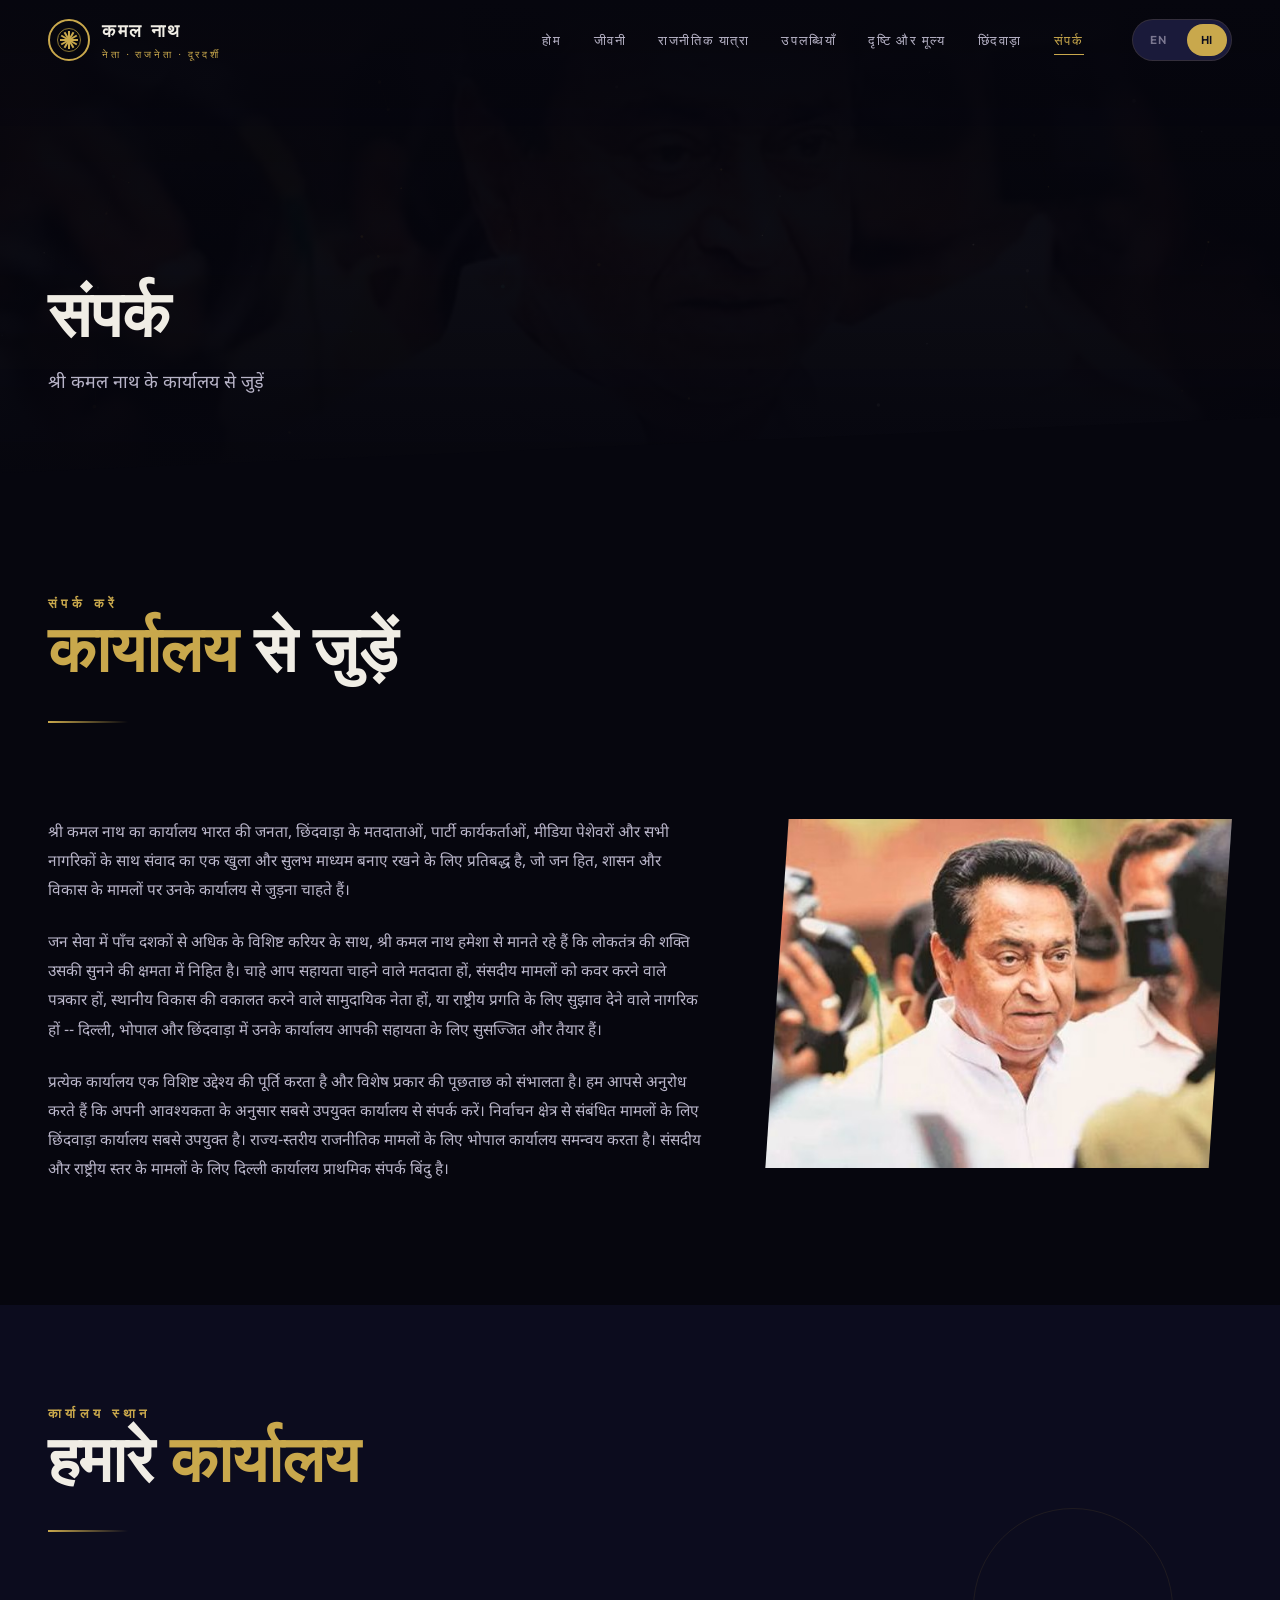
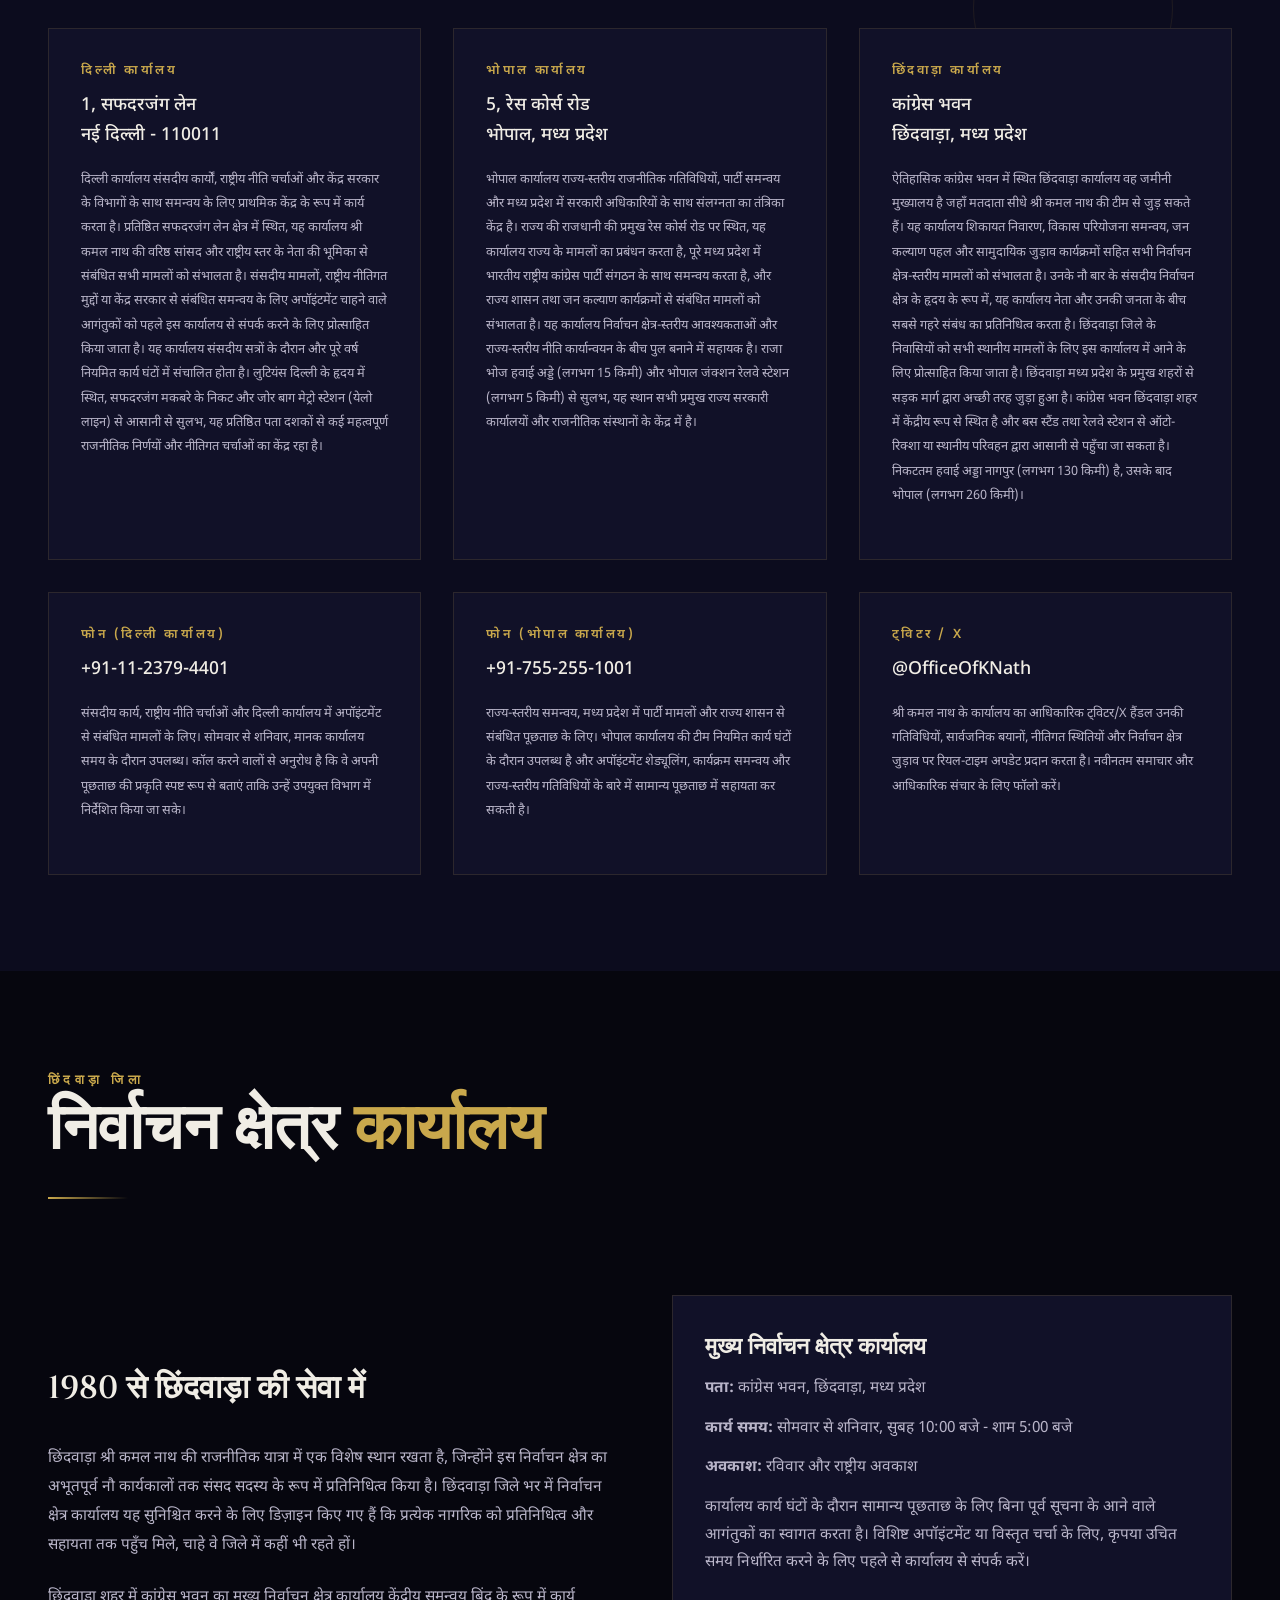
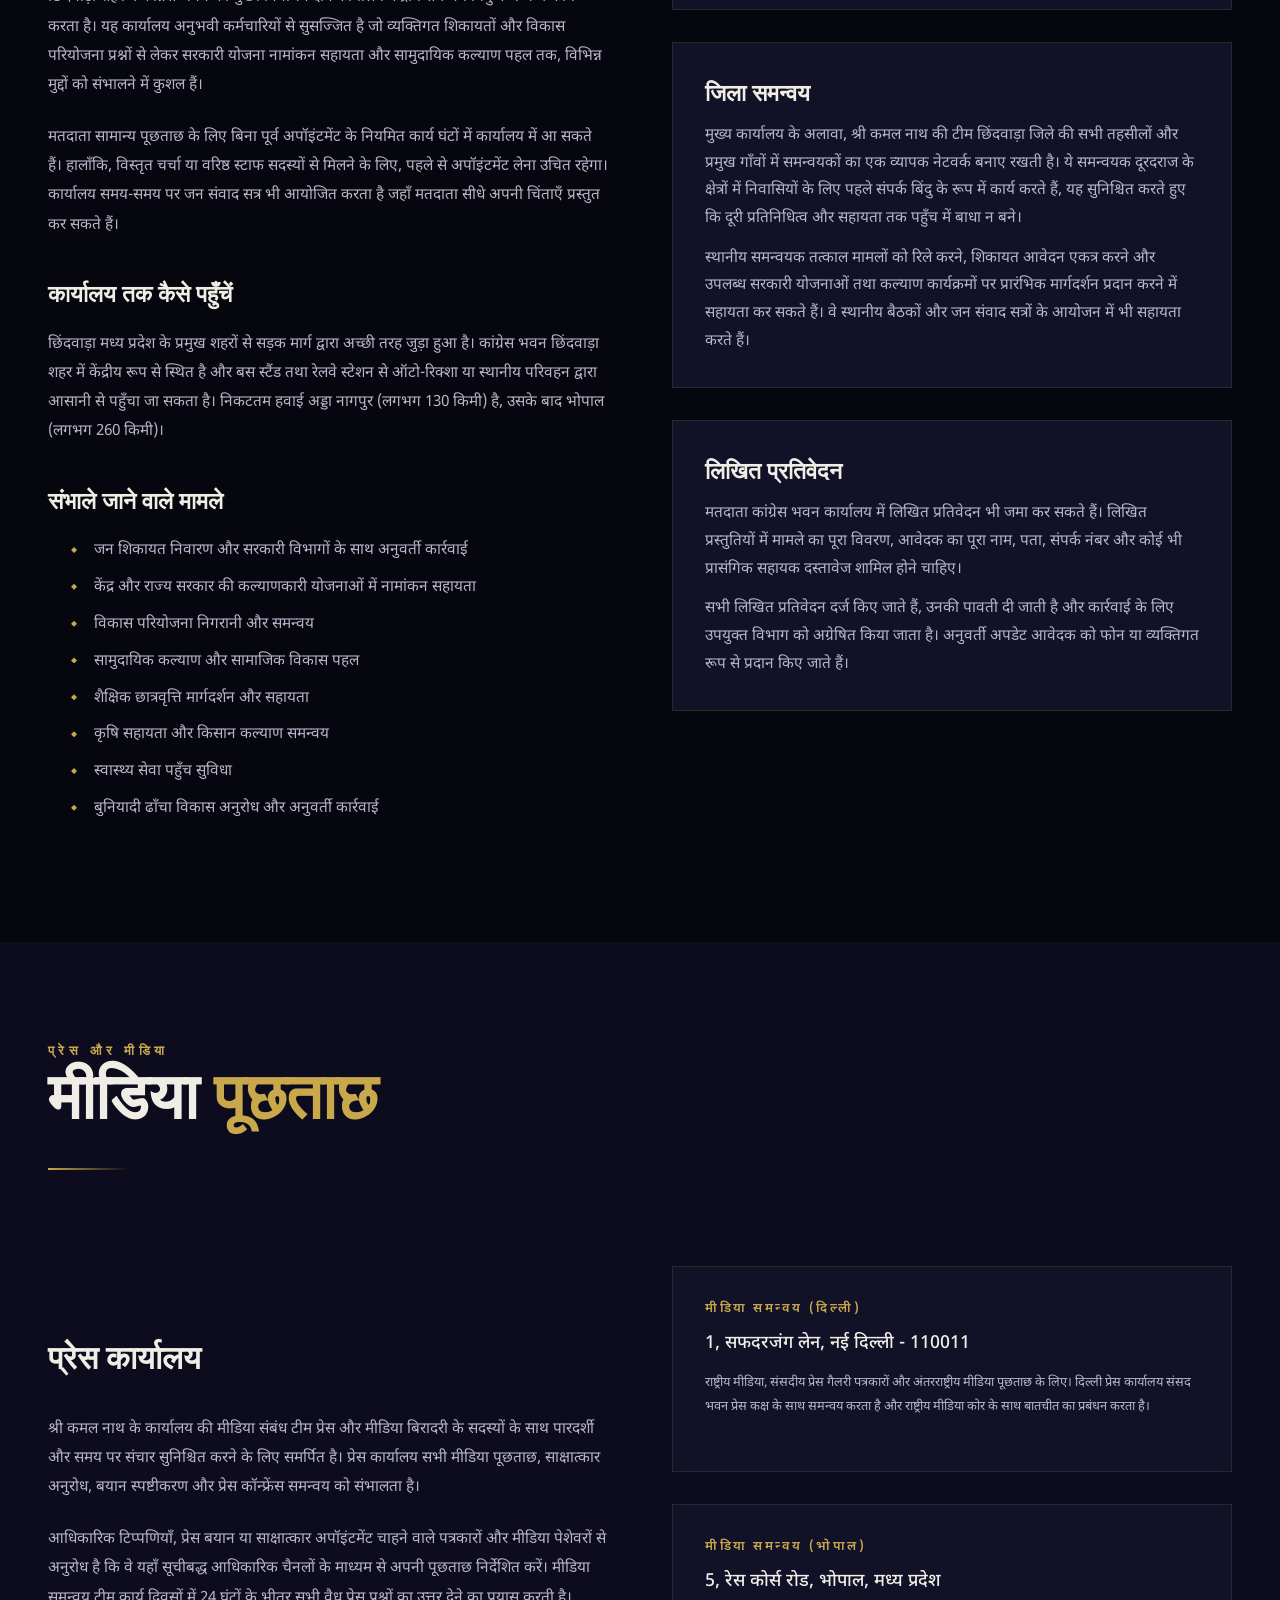
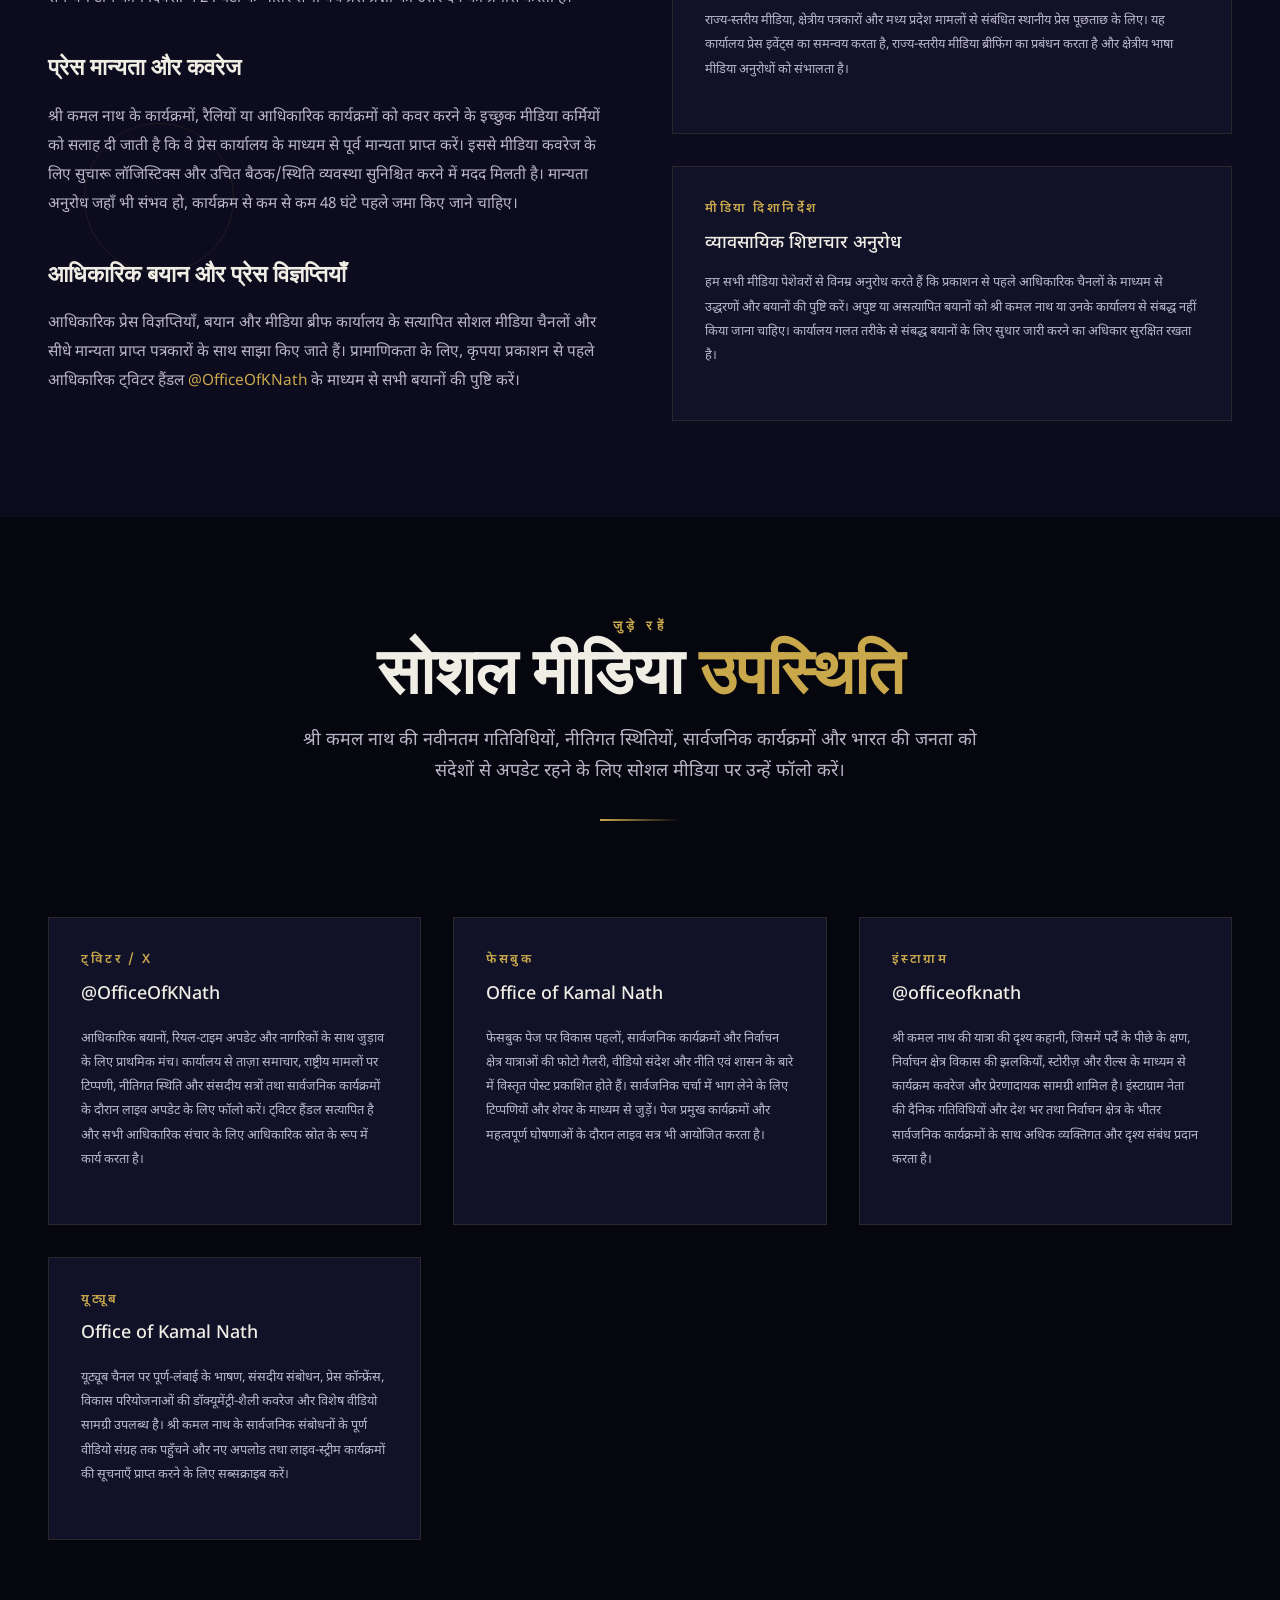
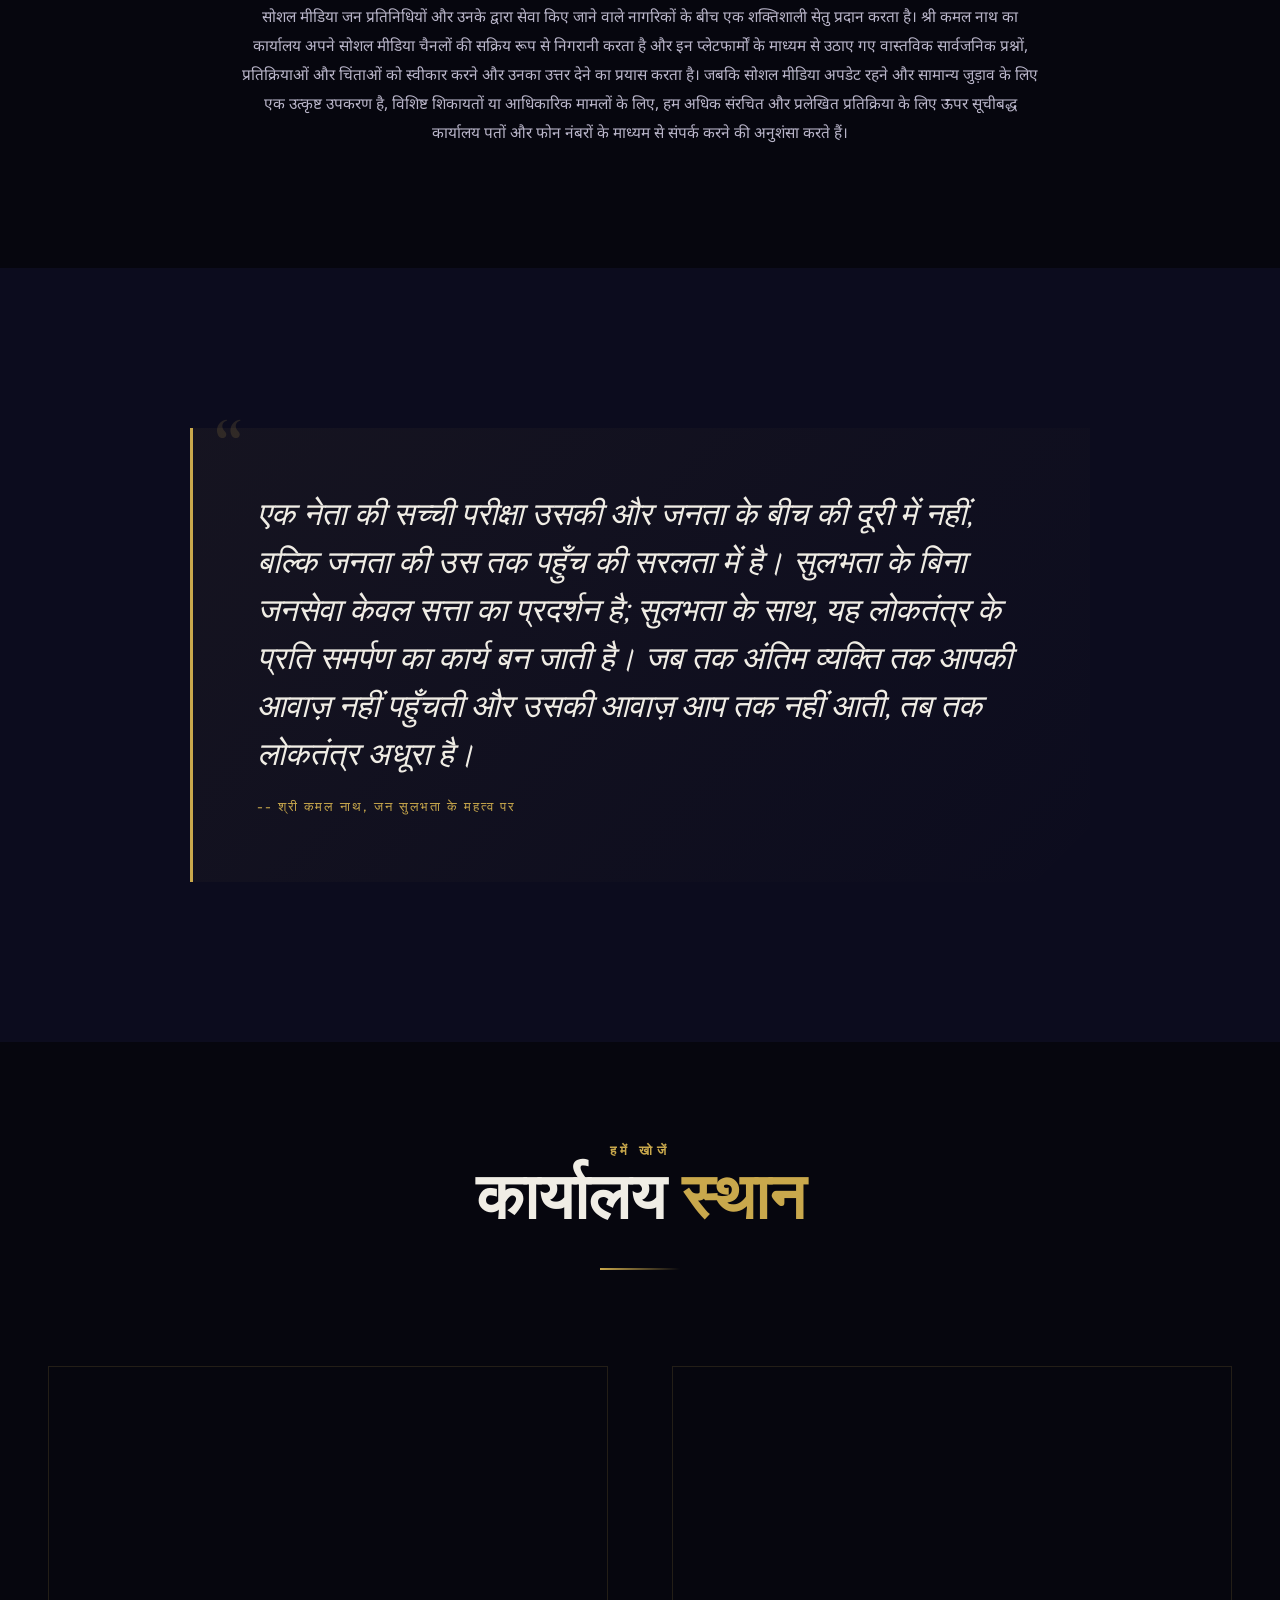
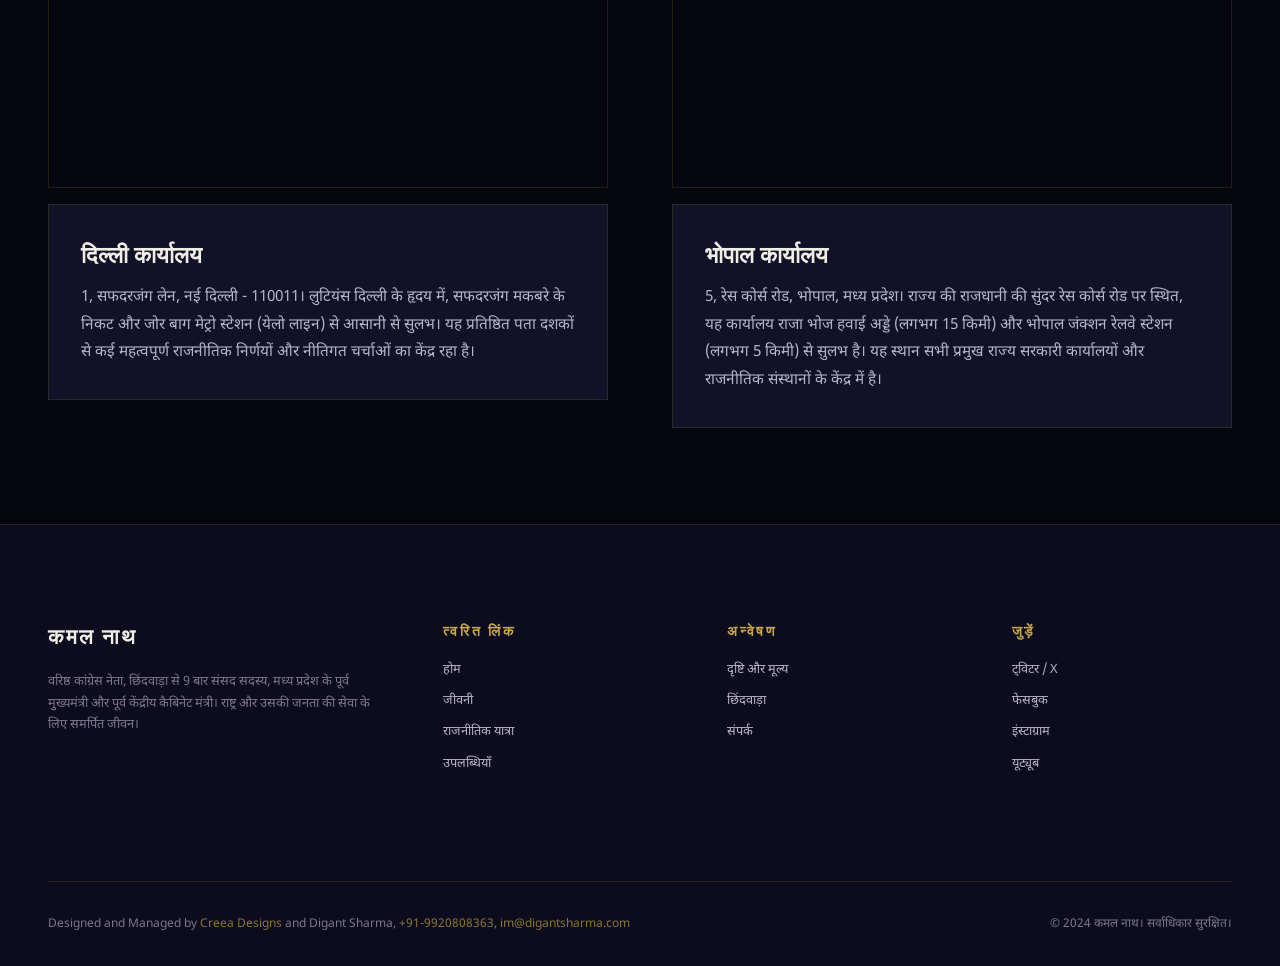
<file: hi/contact.html>
<!DOCTYPE html>
<html lang="hi">
<head>
  <meta charset="UTF-8">
  <meta name="viewport" content="width=device-width, initial-scale=1.0">
  <title>संपर्क - कमल नाथ | आधिकारिक वेबसाइट</title>
  <meta name="description" content="श्री कमल नाथ के कार्यालय से संपर्क करें। दिल्ली, भोपाल और छिंदवाड़ा कार्यालयों के पते, फोन नंबर और सोशल मीडिया विवरण प्राप्त करें।">
  <link rel="stylesheet" href="../css/style.css">
</head>
<body class="hindi">

  <!-- Loading Screen -->
  <div class="loader">
    <div class="loader__emblem"></div>
    <div class="loader__text">लोड हो रहा है...</div>
  </div>

  <!-- Particle Canvas -->
  <canvas id="particle-canvas"></canvas>

  <!-- Navigation -->
  <nav class="nav">
    <a href="index.html" class="nav__logo">
      <div class="nav__logo-emblem">
        <span class="ashoka-spoke" style="transform: rotate(0deg)"></span>
        <span class="ashoka-spoke" style="transform: rotate(30deg)"></span>
        <span class="ashoka-spoke" style="transform: rotate(60deg)"></span>
        <span class="ashoka-spoke" style="transform: rotate(90deg)"></span>
        <span class="ashoka-spoke" style="transform: rotate(120deg)"></span>
        <span class="ashoka-spoke" style="transform: rotate(150deg)"></span>
      </div>
      <div>
        <span class="nav__logo-text">कमल नाथ</span>
        <span class="nav__logo-subtitle">नेता · राजनेता · दूरदर्शी</span>
      </div>
    </a>

    <div class="nav__links">
      <a href="index.html" class="nav__link">होम</a>
      <a href="biography.html" class="nav__link">जीवनी</a>
      <a href="political-journey.html" class="nav__link">राजनीतिक यात्रा</a>
      <a href="achievements.html" class="nav__link">उपलब्धियाँ</a>
      <a href="vision-values.html" class="nav__link">दृष्टि और मूल्य</a>
      <a href="chhindwara.html" class="nav__link">छिंदवाड़ा</a>
      <a href="contact.html" class="nav__link active">संपर्क</a>
      <div class="lang-toggle">
        <a href="../en/contact.html" class="lang-toggle__btn">EN</a>
        <a href="contact.html" class="lang-toggle__btn active">HI</a>
      </div>
    </div>

    <button class="nav__hamburger" aria-label="नेविगेशन मेनू टॉगल करें">
      <span></span>
      <span></span>
      <span></span>
    </button>
  </nav>

  <!-- Mobile Navigation Overlay -->
  <div class="nav__mobile-overlay">
    <a href="index.html" class="nav__link">होम</a>
    <a href="biography.html" class="nav__link">जीवनी</a>
    <a href="political-journey.html" class="nav__link">राजनीतिक यात्रा</a>
    <a href="achievements.html" class="nav__link">उपलब्धियाँ</a>
    <a href="vision-values.html" class="nav__link">दृष्टि और मूल्य</a>
    <a href="chhindwara.html" class="nav__link">छिंदवाड़ा</a>
    <a href="contact.html" class="nav__link active">संपर्क</a>
    <div class="lang-toggle">
      <a href="../en/contact.html" class="lang-toggle__btn">EN</a>
      <a href="contact.html" class="lang-toggle__btn active">HI</a>
    </div>
  </div>

  <!-- Page Header -->
  <header class="page-header">
    <div class="page-header__bg">
      <img src="../images/kamal-nath-parliament.jpg" alt="श्री कमल नाथ">
      <div class="page-header__bg-overlay"></div>
    </div>
    <div class="page-header__content">
      <h1 class="page-header__title reveal">संपर्क</h1>
      <p class="page-header__subtitle reveal reveal-delay-1">श्री कमल नाथ के कार्यालय से जुड़ें</p>
    </div>
    <div class="page-header__diagonal"></div>
  </header>

  <!-- Section: Introduction / परिचय पाठ -->
  <section class="section section--void">
    <div class="section__container">
      <div class="section__header reveal">
        <span class="section__overline">संपर्क करें</span>
        <h2 class="section__title"><span class="gold">कार्यालय</span> से जुड़ें</h2>
        <div class="gold-sep"></div>
      </div>
      <div class="grid-asymmetric">
        <div class="prose reveal">
          <p>श्री कमल नाथ का कार्यालय भारत की जनता, छिंदवाड़ा के मतदाताओं, पार्टी कार्यकर्ताओं, मीडिया पेशेवरों और सभी नागरिकों के साथ संवाद का एक खुला और सुलभ माध्यम बनाए रखने के लिए प्रतिबद्ध है, जो जन हित, शासन और विकास के मामलों पर उनके कार्यालय से जुड़ना चाहते हैं।</p>
          <p>जन सेवा में पाँच दशकों से अधिक के विशिष्ट करियर के साथ, श्री कमल नाथ हमेशा से मानते रहे हैं कि लोकतंत्र की शक्ति उसकी सुनने की क्षमता में निहित है। चाहे आप सहायता चाहने वाले मतदाता हों, संसदीय मामलों को कवर करने वाले पत्रकार हों, स्थानीय विकास की वकालत करने वाले सामुदायिक नेता हों, या राष्ट्रीय प्रगति के लिए सुझाव देने वाले नागरिक हों -- दिल्ली, भोपाल और छिंदवाड़ा में उनके कार्यालय आपकी सहायता के लिए सुसज्जित और तैयार हैं।</p>
          <p>प्रत्येक कार्यालय एक विशिष्ट उद्देश्य की पूर्ति करता है और विशेष प्रकार की पूछताछ को संभालता है। हम आपसे अनुरोध करते हैं कि अपनी आवश्यकता के अनुसार सबसे उपयुक्त कार्यालय से संपर्क करें। निर्वाचन क्षेत्र से संबंधित मामलों के लिए छिंदवाड़ा कार्यालय सबसे उपयुक्त है। राज्य-स्तरीय राजनीतिक मामलों के लिए भोपाल कार्यालय समन्वय करता है। संसदीय और राष्ट्रीय स्तर के मामलों के लिए दिल्ली कार्यालय प्राथमिक संपर्क बिंदु है।</p>
        </div>
        <div class="reveal reveal--right">
          <div class="img-diagonal img-reveal">
            <img src="../images/kamal-nath-parliament.jpg" alt="श्री कमल नाथ" loading="lazy">
          </div>
        </div>
      </div>
    </div>
  </section>

  <!-- Section: संपर्क जानकारी / Office Addresses -->
  <section class="section section--dark">
    <div class="section__container">
      <div class="float-element float-element--circle" style="width: 200px; height: 200px; top: 10%; right: 5%;" data-speed="0.05"></div>
      <div class="section__header reveal">
        <span class="section__overline">कार्यालय स्थान</span>
        <h2 class="section__title">हमारे <span class="gold">कार्यालय</span></h2>
        <div class="gold-sep"></div>
      </div>

      <div class="contact-info">
        <!-- दिल्ली कार्यालय -->
        <div class="contact-card glow-card reveal reveal-delay-1">
          <div class="contact-card__label">दिल्ली कार्यालय</div>
          <div class="contact-card__value">1, सफदरजंग लेन<br>नई दिल्ली - 110011</div>
          <div class="prose" style="margin-top: 1rem;">
            <p style="font-size: var(--fs-small); color: var(--color-text-secondary);">दिल्ली कार्यालय संसदीय कार्यों, राष्ट्रीय नीति चर्चाओं और केंद्र सरकार के विभागों के साथ समन्वय के लिए प्राथमिक केंद्र के रूप में कार्य करता है। प्रतिष्ठित सफदरजंग लेन क्षेत्र में स्थित, यह कार्यालय श्री कमल नाथ की वरिष्ठ सांसद और राष्ट्रीय स्तर के नेता की भूमिका से संबंधित सभी मामलों को संभालता है। संसदीय मामलों, राष्ट्रीय नीतिगत मुद्दों या केंद्र सरकार से संबंधित समन्वय के लिए अपॉइंटमेंट चाहने वाले आगंतुकों को पहले इस कार्यालय से संपर्क करने के लिए प्रोत्साहित किया जाता है। यह कार्यालय संसदीय सत्रों के दौरान और पूरे वर्ष नियमित कार्य घंटों में संचालित होता है। लुटियंस दिल्ली के हृदय में स्थित, सफदरजंग मकबरे के निकट और जोर बाग मेट्रो स्टेशन (येलो लाइन) से आसानी से सुलभ, यह प्रतिष्ठित पता दशकों से कई महत्वपूर्ण राजनीतिक निर्णयों और नीतिगत चर्चाओं का केंद्र रहा है।</p>
          </div>
        </div>

        <!-- भोपाल कार्यालय -->
        <div class="contact-card glow-card reveal reveal-delay-2">
          <div class="contact-card__label">भोपाल कार्यालय</div>
          <div class="contact-card__value">5, रेस कोर्स रोड<br>भोपाल, मध्य प्रदेश</div>
          <div class="prose" style="margin-top: 1rem;">
            <p style="font-size: var(--fs-small); color: var(--color-text-secondary);">भोपाल कार्यालय राज्य-स्तरीय राजनीतिक गतिविधियों, पार्टी समन्वय और मध्य प्रदेश में सरकारी अधिकारियों के साथ संलग्नता का तंत्रिका केंद्र है। राज्य की राजधानी की प्रमुख रेस कोर्स रोड पर स्थित, यह कार्यालय राज्य के मामलों का प्रबंधन करता है, पूरे मध्य प्रदेश में भारतीय राष्ट्रीय कांग्रेस पार्टी संगठन के साथ समन्वय करता है, और राज्य शासन तथा जन कल्याण कार्यक्रमों से संबंधित मामलों को संभालता है। यह कार्यालय निर्वाचन क्षेत्र-स्तरीय आवश्यकताओं और राज्य-स्तरीय नीति कार्यान्वयन के बीच पुल बनाने में सहायक है। राजा भोज हवाई अड्डे (लगभग 15 किमी) और भोपाल जंक्शन रेलवे स्टेशन (लगभग 5 किमी) से सुलभ, यह स्थान सभी प्रमुख राज्य सरकारी कार्यालयों और राजनीतिक संस्थानों के केंद्र में है।</p>
          </div>
        </div>

        <!-- छिंदवाड़ा कार्यालय -->
        <div class="contact-card glow-card reveal reveal-delay-3">
          <div class="contact-card__label">छिंदवाड़ा कार्यालय</div>
          <div class="contact-card__value">कांग्रेस भवन<br>छिंदवाड़ा, मध्य प्रदेश</div>
          <div class="prose" style="margin-top: 1rem;">
            <p style="font-size: var(--fs-small); color: var(--color-text-secondary);">ऐतिहासिक कांग्रेस भवन में स्थित छिंदवाड़ा कार्यालय वह जमीनी मुख्यालय है जहाँ मतदाता सीधे श्री कमल नाथ की टीम से जुड़ सकते हैं। यह कार्यालय शिकायत निवारण, विकास परियोजना समन्वय, जन कल्याण पहल और सामुदायिक जुड़ाव कार्यक्रमों सहित सभी निर्वाचन क्षेत्र-स्तरीय मामलों को संभालता है। उनके नौ बार के संसदीय निर्वाचन क्षेत्र के हृदय के रूप में, यह कार्यालय नेता और उनकी जनता के बीच सबसे गहरे संबंध का प्रतिनिधित्व करता है। छिंदवाड़ा जिले के निवासियों को सभी स्थानीय मामलों के लिए इस कार्यालय में आने के लिए प्रोत्साहित किया जाता है। छिंदवाड़ा मध्य प्रदेश के प्रमुख शहरों से सड़क मार्ग द्वारा अच्छी तरह जुड़ा हुआ है। कांग्रेस भवन छिंदवाड़ा शहर में केंद्रीय रूप से स्थित है और बस स्टैंड तथा रेलवे स्टेशन से ऑटो-रिक्शा या स्थानीय परिवहन द्वारा आसानी से पहुँचा जा सकता है। निकटतम हवाई अड्डा नागपुर (लगभग 130 किमी) है, उसके बाद भोपाल (लगभग 260 किमी)।</p>
          </div>
        </div>

        <!-- फोन नंबर (दिल्ली) -->
        <div class="contact-card glow-card reveal reveal-delay-4">
          <div class="contact-card__label">फोन (दिल्ली कार्यालय)</div>
          <div class="contact-card__value"><a href="tel:+911123794401">+91-11-2379-4401</a></div>
          <div class="prose" style="margin-top: 1rem;">
            <p style="font-size: var(--fs-small); color: var(--color-text-secondary);">संसदीय कार्य, राष्ट्रीय नीति चर्चाओं और दिल्ली कार्यालय में अपॉइंटमेंट से संबंधित मामलों के लिए। सोमवार से शनिवार, मानक कार्यालय समय के दौरान उपलब्ध। कॉल करने वालों से अनुरोध है कि वे अपनी पूछताछ की प्रकृति स्पष्ट रूप से बताएं ताकि उन्हें उपयुक्त विभाग में निर्देशित किया जा सके।</p>
          </div>
        </div>

        <!-- फोन नंबर (भोपाल) -->
        <div class="contact-card glow-card reveal reveal-delay-5">
          <div class="contact-card__label">फोन (भोपाल कार्यालय)</div>
          <div class="contact-card__value"><a href="tel:+917552551001">+91-755-255-1001</a></div>
          <div class="prose" style="margin-top: 1rem;">
            <p style="font-size: var(--fs-small); color: var(--color-text-secondary);">राज्य-स्तरीय समन्वय, मध्य प्रदेश में पार्टी मामलों और राज्य शासन से संबंधित पूछताछ के लिए। भोपाल कार्यालय की टीम नियमित कार्य घंटों के दौरान उपलब्ध है और अपॉइंटमेंट शेड्यूलिंग, कार्यक्रम समन्वय और राज्य-स्तरीय गतिविधियों के बारे में सामान्य पूछताछ में सहायता कर सकती है।</p>
          </div>
        </div>

        <!-- ट्विटर/X -->
        <div class="contact-card glow-card reveal">
          <div class="contact-card__label">ट्विटर / X</div>
          <div class="contact-card__value"><a href="https://twitter.com/OfficeOfKNath" target="_blank" rel="noopener noreferrer">@OfficeOfKNath</a></div>
          <div class="prose" style="margin-top: 1rem;">
            <p style="font-size: var(--fs-small); color: var(--color-text-secondary);">श्री कमल नाथ के कार्यालय का आधिकारिक ट्विटर/X हैंडल उनकी गतिविधियों, सार्वजनिक बयानों, नीतिगत स्थितियों और निर्वाचन क्षेत्र जुड़ाव पर रियल-टाइम अपडेट प्रदान करता है। नवीनतम समाचार और आधिकारिक संचार के लिए फॉलो करें।</p>
          </div>
        </div>
      </div>
    </div>
  </section>

  <!-- Section: निर्वाचन क्षेत्र कार्यालय -->
  <section class="section section--void">
    <div class="section__container">
      <div class="section__header reveal">
        <span class="section__overline">छिंदवाड़ा जिला</span>
        <h2 class="section__title">निर्वाचन क्षेत्र <span class="gold">कार्यालय</span></h2>
        <div class="gold-sep"></div>
      </div>

      <div class="grid-halves">
        <div class="prose reveal reveal--left">
          <h3>1980 से छिंदवाड़ा की सेवा में</h3>
          <p>छिंदवाड़ा श्री कमल नाथ की राजनीतिक यात्रा में एक विशेष स्थान रखता है, जिन्होंने इस निर्वाचन क्षेत्र का अभूतपूर्व नौ कार्यकालों तक संसद सदस्य के रूप में प्रतिनिधित्व किया है। छिंदवाड़ा जिले भर में निर्वाचन क्षेत्र कार्यालय यह सुनिश्चित करने के लिए डिज़ाइन किए गए हैं कि प्रत्येक नागरिक को प्रतिनिधित्व और सहायता तक पहुँच मिले, चाहे वे जिले में कहीं भी रहते हों।</p>
          <p>छिंदवाड़ा शहर में कांग्रेस भवन का मुख्य निर्वाचन क्षेत्र कार्यालय केंद्रीय समन्वय बिंदु के रूप में कार्य करता है। यह कार्यालय अनुभवी कर्मचारियों से सुसज्जित है जो व्यक्तिगत शिकायतों और विकास परियोजना प्रश्नों से लेकर सरकारी योजना नामांकन सहायता और सामुदायिक कल्याण पहल तक, विभिन्न मुद्दों को संभालने में कुशल हैं।</p>
          <p>मतदाता सामान्य पूछताछ के लिए बिना पूर्व अपॉइंटमेंट के नियमित कार्य घंटों में कार्यालय में आ सकते हैं। हालाँकि, विस्तृत चर्चा या वरिष्ठ स्टाफ सदस्यों से मिलने के लिए, पहले से अपॉइंटमेंट लेना उचित रहेगा। कार्यालय समय-समय पर जन संवाद सत्र भी आयोजित करता है जहाँ मतदाता सीधे अपनी चिंताएँ प्रस्तुत कर सकते हैं।</p>

          <h4>कार्यालय तक कैसे पहुँचें</h4>
          <p>छिंदवाड़ा मध्य प्रदेश के प्रमुख शहरों से सड़क मार्ग द्वारा अच्छी तरह जुड़ा हुआ है। कांग्रेस भवन छिंदवाड़ा शहर में केंद्रीय रूप से स्थित है और बस स्टैंड तथा रेलवे स्टेशन से ऑटो-रिक्शा या स्थानीय परिवहन द्वारा आसानी से पहुँचा जा सकता है। निकटतम हवाई अड्डा नागपुर (लगभग 130 किमी) है, उसके बाद भोपाल (लगभग 260 किमी)।</p>

          <h4>संभाले जाने वाले मामले</h4>
          <ul>
            <li>जन शिकायत निवारण और सरकारी विभागों के साथ अनुवर्ती कार्रवाई</li>
            <li>केंद्र और राज्य सरकार की कल्याणकारी योजनाओं में नामांकन सहायता</li>
            <li>विकास परियोजना निगरानी और समन्वय</li>
            <li>सामुदायिक कल्याण और सामाजिक विकास पहल</li>
            <li>शैक्षिक छात्रवृत्ति मार्गदर्शन और सहायता</li>
            <li>कृषि सहायता और किसान कल्याण समन्वय</li>
            <li>स्वास्थ्य सेवा पहुँच सुविधा</li>
            <li>बुनियादी ढाँचा विकास अनुरोध और अनुवर्ती कार्रवाई</li>
          </ul>
        </div>

        <div class="reveal reveal--right">
          <div class="card">
            <div class="card__title">मुख्य निर्वाचन क्षेत्र कार्यालय</div>
            <div class="card__text">
              <p><strong>पता:</strong> कांग्रेस भवन, छिंदवाड़ा, मध्य प्रदेश</p>
              <p style="margin-top: 0.75rem;"><strong>कार्य समय:</strong> सोमवार से शनिवार, सुबह 10:00 बजे - शाम 5:00 बजे</p>
              <p style="margin-top: 0.75rem;"><strong>अवकाश:</strong> रविवार और राष्ट्रीय अवकाश</p>
              <p style="margin-top: 0.75rem;">कार्यालय कार्य घंटों के दौरान सामान्य पूछताछ के लिए बिना पूर्व सूचना के आने वाले आगंतुकों का स्वागत करता है। विशिष्ट अपॉइंटमेंट या विस्तृत चर्चा के लिए, कृपया उचित समय निर्धारित करने के लिए पहले से कार्यालय से संपर्क करें।</p>
            </div>
          </div>

          <div class="card" style="margin-top: var(--space-md);">
            <div class="card__title">जिला समन्वय</div>
            <div class="card__text">
              <p>मुख्य कार्यालय के अलावा, श्री कमल नाथ की टीम छिंदवाड़ा जिले की सभी तहसीलों और प्रमुख गाँवों में समन्वयकों का एक व्यापक नेटवर्क बनाए रखती है। ये समन्वयक दूरदराज के क्षेत्रों में निवासियों के लिए पहले संपर्क बिंदु के रूप में कार्य करते हैं, यह सुनिश्चित करते हुए कि दूरी प्रतिनिधित्व और सहायता तक पहुँच में बाधा न बने।</p>
              <p style="margin-top: 0.75rem;">स्थानीय समन्वयक तत्काल मामलों को रिले करने, शिकायत आवेदन एकत्र करने और उपलब्ध सरकारी योजनाओं तथा कल्याण कार्यक्रमों पर प्रारंभिक मार्गदर्शन प्रदान करने में सहायता कर सकते हैं। वे स्थानीय बैठकों और जन संवाद सत्रों के आयोजन में भी सहायता करते हैं।</p>
            </div>
          </div>

          <div class="card" style="margin-top: var(--space-md);">
            <div class="card__title">लिखित प्रतिवेदन</div>
            <div class="card__text">
              <p>मतदाता कांग्रेस भवन कार्यालय में लिखित प्रतिवेदन भी जमा कर सकते हैं। लिखित प्रस्तुतियों में मामले का पूरा विवरण, आवेदक का पूरा नाम, पता, संपर्क नंबर और कोई भी प्रासंगिक सहायक दस्तावेज शामिल होने चाहिए।</p>
              <p style="margin-top: 0.75rem;">सभी लिखित प्रतिवेदन दर्ज किए जाते हैं, उनकी पावती दी जाती है और कार्रवाई के लिए उपयुक्त विभाग को अग्रेषित किया जाता है। अनुवर्ती अपडेट आवेदक को फोन या व्यक्तिगत रूप से प्रदान किए जाते हैं।</p>
            </div>
          </div>
        </div>
      </div>
    </div>
  </section>

  <!-- Section: मीडिया पूछताछ -->
  <section class="section section--dark">
    <div class="section__container">
      <div class="float-element float-element--circle" style="width: 150px; height: 150px; bottom: 15%; left: 3%;" data-speed="0.08"></div>
      <div class="section__header reveal">
        <span class="section__overline">प्रेस और मीडिया</span>
        <h2 class="section__title">मीडिया <span class="gold">पूछताछ</span></h2>
        <div class="gold-sep"></div>
      </div>

      <div class="grid-halves">
        <div class="prose reveal reveal--left">
          <h3>प्रेस कार्यालय</h3>
          <p>श्री कमल नाथ के कार्यालय की मीडिया संबंध टीम प्रेस और मीडिया बिरादरी के सदस्यों के साथ पारदर्शी और समय पर संचार सुनिश्चित करने के लिए समर्पित है। प्रेस कार्यालय सभी मीडिया पूछताछ, साक्षात्कार अनुरोध, बयान स्पष्टीकरण और प्रेस कॉन्फ्रेंस समन्वय को संभालता है।</p>
          <p>आधिकारिक टिप्पणियाँ, प्रेस बयान या साक्षात्कार अपॉइंटमेंट चाहने वाले पत्रकारों और मीडिया पेशेवरों से अनुरोध है कि वे यहाँ सूचीबद्ध आधिकारिक चैनलों के माध्यम से अपनी पूछताछ निर्देशित करें। मीडिया समन्वय टीम कार्य दिवसों में 24 घंटों के भीतर सभी वैध प्रेस प्रश्नों का उत्तर देने का प्रयास करती है।</p>

          <h4>प्रेस मान्यता और कवरेज</h4>
          <p>श्री कमल नाथ के कार्यक्रमों, रैलियों या आधिकारिक कार्यक्रमों को कवर करने के इच्छुक मीडिया कर्मियों को सलाह दी जाती है कि वे प्रेस कार्यालय के माध्यम से पूर्व मान्यता प्राप्त करें। इससे मीडिया कवरेज के लिए सुचारू लॉजिस्टिक्स और उचित बैठक/स्थिति व्यवस्था सुनिश्चित करने में मदद मिलती है। मान्यता अनुरोध जहाँ भी संभव हो, कार्यक्रम से कम से कम 48 घंटे पहले जमा किए जाने चाहिए।</p>

          <h4>आधिकारिक बयान और प्रेस विज्ञप्तियाँ</h4>
          <p>आधिकारिक प्रेस विज्ञप्तियाँ, बयान और मीडिया ब्रीफ कार्यालय के सत्यापित सोशल मीडिया चैनलों और सीधे मान्यता प्राप्त पत्रकारों के साथ साझा किए जाते हैं। प्रामाणिकता के लिए, कृपया प्रकाशन से पहले आधिकारिक ट्विटर हैंडल <a href="https://twitter.com/OfficeOfKNath" target="_blank" rel="noopener noreferrer">@OfficeOfKNath</a> के माध्यम से सभी बयानों की पुष्टि करें।</p>
        </div>

        <div class="reveal reveal--right">
          <div class="contact-info" style="grid-template-columns: 1fr;">
            <div class="contact-card glow-card">
              <div class="contact-card__label">मीडिया समन्वय (दिल्ली)</div>
              <div class="contact-card__value">1, सफदरजंग लेन, नई दिल्ली - 110011</div>
              <div class="prose" style="margin-top: 0.75rem;">
                <p style="font-size: var(--fs-small); color: var(--color-text-secondary);">राष्ट्रीय मीडिया, संसदीय प्रेस गैलरी पत्रकारों और अंतरराष्ट्रीय मीडिया पूछताछ के लिए। दिल्ली प्रेस कार्यालय संसद भवन प्रेस कक्ष के साथ समन्वय करता है और राष्ट्रीय मीडिया कोर के साथ बातचीत का प्रबंधन करता है।</p>
              </div>
            </div>

            <div class="contact-card glow-card">
              <div class="contact-card__label">मीडिया समन्वय (भोपाल)</div>
              <div class="contact-card__value">5, रेस कोर्स रोड, भोपाल, मध्य प्रदेश</div>
              <div class="prose" style="margin-top: 0.75rem;">
                <p style="font-size: var(--fs-small); color: var(--color-text-secondary);">राज्य-स्तरीय मीडिया, क्षेत्रीय पत्रकारों और मध्य प्रदेश मामलों से संबंधित स्थानीय प्रेस पूछताछ के लिए। यह कार्यालय प्रेस इवेंट्स का समन्वय करता है, राज्य-स्तरीय मीडिया ब्रीफिंग का प्रबंधन करता है और क्षेत्रीय भाषा मीडिया अनुरोधों को संभालता है।</p>
              </div>
            </div>

            <div class="contact-card glow-card">
              <div class="contact-card__label">मीडिया दिशानिर्देश</div>
              <div class="contact-card__value">व्यावसायिक शिष्टाचार अनुरोध</div>
              <div class="prose" style="margin-top: 0.75rem;">
                <p style="font-size: var(--fs-small); color: var(--color-text-secondary);">हम सभी मीडिया पेशेवरों से विनम्र अनुरोध करते हैं कि प्रकाशन से पहले आधिकारिक चैनलों के माध्यम से उद्धरणों और बयानों की पुष्टि करें। अपुष्ट या असत्यापित बयानों को श्री कमल नाथ या उनके कार्यालय से संबद्ध नहीं किया जाना चाहिए। कार्यालय गलत तरीके से संबद्ध बयानों के लिए सुधार जारी करने का अधिकार सुरक्षित रखता है।</p>
              </div>
            </div>
          </div>
        </div>
      </div>
    </div>
  </section>

  <!-- Section: सोशल मीडिया उपस्थिति -->
  <section class="section section--void">
    <div class="section__container">
      <div class="section__header reveal text-center">
        <span class="section__overline">जुड़े रहें</span>
        <h2 class="section__title">सोशल मीडिया <span class="gold">उपस्थिति</span></h2>
        <p class="section__subtitle" style="margin-left: auto; margin-right: auto;">श्री कमल नाथ की नवीनतम गतिविधियों, नीतिगत स्थितियों, सार्वजनिक कार्यक्रमों और भारत की जनता को संदेशों से अपडेट रहने के लिए सोशल मीडिया पर उन्हें फॉलो करें।</p>
        <div class="gold-sep gold-sep--center"></div>
      </div>

      <div class="contact-info">
        <div class="contact-card glow-card reveal reveal-delay-1">
          <div class="contact-card__label">ट्विटर / X</div>
          <div class="contact-card__value"><a href="https://twitter.com/OfficeOfKNath" target="_blank" rel="noopener noreferrer">@OfficeOfKNath</a></div>
          <div class="prose" style="margin-top: 1rem;">
            <p style="font-size: var(--fs-small); color: var(--color-text-secondary);">आधिकारिक बयानों, रियल-टाइम अपडेट और नागरिकों के साथ जुड़ाव के लिए प्राथमिक मंच। कार्यालय से ताज़ा समाचार, राष्ट्रीय मामलों पर टिप्पणी, नीतिगत स्थिति और संसदीय सत्रों तथा सार्वजनिक कार्यक्रमों के दौरान लाइव अपडेट के लिए फॉलो करें। ट्विटर हैंडल सत्यापित है और सभी आधिकारिक संचार के लिए आधिकारिक स्रोत के रूप में कार्य करता है।</p>
          </div>
        </div>

        <div class="contact-card glow-card reveal reveal-delay-2">
          <div class="contact-card__label">फेसबुक</div>
          <div class="contact-card__value"><a href="https://www.facebook.com/OfficeOfKamalNath" target="_blank" rel="noopener noreferrer">Office of Kamal Nath</a></div>
          <div class="prose" style="margin-top: 1rem;">
            <p style="font-size: var(--fs-small); color: var(--color-text-secondary);">फेसबुक पेज पर विकास पहलों, सार्वजनिक कार्यक्रमों और निर्वाचन क्षेत्र यात्राओं की फोटो गैलरी, वीडियो संदेश और नीति एवं शासन के बारे में विस्तृत पोस्ट प्रकाशित होते हैं। सार्वजनिक चर्चा में भाग लेने के लिए टिप्पणियों और शेयर के माध्यम से जुड़ें। पेज प्रमुख कार्यक्रमों और महत्वपूर्ण घोषणाओं के दौरान लाइव सत्र भी आयोजित करता है।</p>
          </div>
        </div>

        <div class="contact-card glow-card reveal reveal-delay-3">
          <div class="contact-card__label">इंस्टाग्राम</div>
          <div class="contact-card__value"><a href="https://www.instagram.com/officeofknath/" target="_blank" rel="noopener noreferrer">@officeofknath</a></div>
          <div class="prose" style="margin-top: 1rem;">
            <p style="font-size: var(--fs-small); color: var(--color-text-secondary);">श्री कमल नाथ की यात्रा की दृश्य कहानी, जिसमें पर्दे के पीछे के क्षण, निर्वाचन क्षेत्र विकास की झलकियाँ, स्टोरीज़ और रील्स के माध्यम से कार्यक्रम कवरेज और प्रेरणादायक सामग्री शामिल है। इंस्टाग्राम नेता की दैनिक गतिविधियों और देश भर तथा निर्वाचन क्षेत्र के भीतर सार्वजनिक कार्यक्रमों के साथ अधिक व्यक्तिगत और दृश्य संबंध प्रदान करता है।</p>
          </div>
        </div>

        <div class="contact-card glow-card reveal reveal-delay-4">
          <div class="contact-card__label">यूट्यूब</div>
          <div class="contact-card__value"><a href="https://www.youtube.com/@OfficeOfKamalNath" target="_blank" rel="noopener noreferrer">Office of Kamal Nath</a></div>
          <div class="prose" style="margin-top: 1rem;">
            <p style="font-size: var(--fs-small); color: var(--color-text-secondary);">यूट्यूब चैनल पर पूर्ण-लंबाई के भाषण, संसदीय संबोधन, प्रेस कॉन्फ्रेंस, विकास परियोजनाओं की डॉक्यूमेंट्री-शैली कवरेज और विशेष वीडियो सामग्री उपलब्ध है। श्री कमल नाथ के सार्वजनिक संबोधनों के पूर्ण वीडियो संग्रह तक पहुँचने और नए अपलोड तथा लाइव-स्ट्रीम कार्यक्रमों की सूचनाएँ प्राप्त करने के लिए सब्सक्राइब करें।</p>
          </div>
        </div>
      </div>

      <div class="prose reveal" style="margin-top: var(--space-lg); text-align: center; max-width: 800px; margin-left: auto; margin-right: auto;">
        <p>सोशल मीडिया जन प्रतिनिधियों और उनके द्वारा सेवा किए जाने वाले नागरिकों के बीच एक शक्तिशाली सेतु प्रदान करता है। श्री कमल नाथ का कार्यालय अपने सोशल मीडिया चैनलों की सक्रिय रूप से निगरानी करता है और इन प्लेटफार्मों के माध्यम से उठाए गए वास्तविक सार्वजनिक प्रश्नों, प्रतिक्रियाओं और चिंताओं को स्वीकार करने और उनका उत्तर देने का प्रयास करता है। जबकि सोशल मीडिया अपडेट रहने और सामान्य जुड़ाव के लिए एक उत्कृष्ट उपकरण है, विशिष्ट शिकायतों या आधिकारिक मामलों के लिए, हम अधिक संरचित और प्रलेखित प्रतिक्रिया के लिए ऊपर सूचीबद्ध कार्यालय पतों और फोन नंबरों के माध्यम से संपर्क करने की अनुशंसा करते हैं।</p>
      </div>
    </div>
  </section>

  <!-- Section: उद्धरण -->
  <section class="section section--dark">
    <div class="section__container section__container--narrow">
      <div class="reveal">
        <div class="quote-block">
          <p class="quote-block__text">एक नेता की सच्ची परीक्षा उसकी और जनता के बीच की दूरी में नहीं, बल्कि जनता की उस तक पहुँच की सरलता में है। सुलभता के बिना जनसेवा केवल सत्ता का प्रदर्शन है; सुलभता के साथ, यह लोकतंत्र के प्रति समर्पण का कार्य बन जाती है। जब तक अंतिम व्यक्ति तक आपकी आवाज़ नहीं पहुँचती और उसकी आवाज़ आप तक नहीं आती, तब तक लोकतंत्र अधूरा है।</p>
          <p class="quote-block__attribution">-- श्री कमल नाथ, जन सुलभता के महत्व पर</p>
        </div>
      </div>
    </div>
  </section>

  <!-- Section: कार्यालय स्थान मानचित्र -->
  <section class="section section--void">
    <div class="section__container">
      <div class="section__header reveal text-center">
        <span class="section__overline">हमें खोजें</span>
        <h2 class="section__title">कार्यालय <span class="gold">स्थान</span></h2>
        <div class="gold-sep gold-sep--center"></div>
      </div>

      <div class="grid-halves">
        <div class="reveal reveal--left">
          <div style="position: relative; width: 100%; padding-bottom: 75%; overflow: hidden; border: 1px solid var(--color-border);">
            <iframe
              src="https://www.google.com/maps/embed?pb=!1m18!1m12!1m3!1d3502.7108854938207!2d77.2078!3d28.5875!2m3!1f0!2f0!3f0!3m2!1i1024!2i768!4f13.1!3m3!1m2!1s0x390ce2daa9eb4d0b%3A0x717971125923e5d!2sSafdarjung%20Lane%2C%20New%20Delhi!5e0!3m2!1sen!2sin!4v1699000000000!5m2!1sen!2sin"
              style="position: absolute; top: 0; left: 0; width: 100%; height: 100%; border: 0; filter: invert(0.9) hue-rotate(180deg) brightness(0.8) contrast(1.2);"
              allowfullscreen=""
              loading="lazy"
              referrerpolicy="no-referrer-when-downgrade"
              title="दिल्ली कार्यालय स्थान">
            </iframe>
          </div>
          <div class="card" style="margin-top: var(--space-sm);">
            <div class="card__title">दिल्ली कार्यालय</div>
            <div class="card__text">1, सफदरजंग लेन, नई दिल्ली - 110011। लुटियंस दिल्ली के हृदय में, सफदरजंग मकबरे के निकट और जोर बाग मेट्रो स्टेशन (येलो लाइन) से आसानी से सुलभ। यह प्रतिष्ठित पता दशकों से कई महत्वपूर्ण राजनीतिक निर्णयों और नीतिगत चर्चाओं का केंद्र रहा है।</div>
          </div>
        </div>

        <div class="reveal reveal--right">
          <div style="position: relative; width: 100%; padding-bottom: 75%; overflow: hidden; border: 1px solid var(--color-border);">
            <iframe
              src="https://www.google.com/maps/embed?pb=!1m18!1m12!1m3!1d3666.2!2d77.4!3d23.26!2m3!1f0!2f0!3f0!3m2!1i1024!2i768!4f13.1!3m3!1m2!1s0x397c68f0!2sBhopal%2C%20Madhya%20Pradesh!5e0!3m2!1sen!2sin!4v1699000000000!5m2!1sen!2sin"
              style="position: absolute; top: 0; left: 0; width: 100%; height: 100%; border: 0; filter: invert(0.9) hue-rotate(180deg) brightness(0.8) contrast(1.2);"
              allowfullscreen=""
              loading="lazy"
              referrerpolicy="no-referrer-when-downgrade"
              title="भोपाल कार्यालय स्थान">
            </iframe>
          </div>
          <div class="card" style="margin-top: var(--space-sm);">
            <div class="card__title">भोपाल कार्यालय</div>
            <div class="card__text">5, रेस कोर्स रोड, भोपाल, मध्य प्रदेश। राज्य की राजधानी की सुंदर रेस कोर्स रोड पर स्थित, यह कार्यालय राजा भोज हवाई अड्डे (लगभग 15 किमी) और भोपाल जंक्शन रेलवे स्टेशन (लगभग 5 किमी) से सुलभ है। यह स्थान सभी प्रमुख राज्य सरकारी कार्यालयों और राजनीतिक संस्थानों के केंद्र में है।</div>
          </div>
        </div>
      </div>
    </div>
  </section>

  <!-- Footer -->
  <footer class="footer">
    <div class="footer__container">
      <div class="footer__grid">
        <div class="footer__brand">
          <div class="footer__brand-name">कमल नाथ</div>
          <p class="footer__brand-text">वरिष्ठ कांग्रेस नेता, छिंदवाड़ा से 9 बार संसद सदस्य, मध्य प्रदेश के पूर्व मुख्यमंत्री और पूर्व केंद्रीय कैबिनेट मंत्री। राष्ट्र और उसकी जनता की सेवा के लिए समर्पित जीवन।</p>
        </div>
        <div>
          <div class="footer__col-title">त्वरित लिंक</div>
          <a href="index.html" class="footer__col-link">होम</a>
          <a href="biography.html" class="footer__col-link">जीवनी</a>
          <a href="political-journey.html" class="footer__col-link">राजनीतिक यात्रा</a>
          <a href="achievements.html" class="footer__col-link">उपलब्धियाँ</a>
        </div>
        <div>
          <div class="footer__col-title">अन्वेषण</div>
          <a href="vision-values.html" class="footer__col-link">दृष्टि और मूल्य</a>
          <a href="chhindwara.html" class="footer__col-link">छिंदवाड़ा</a>
          <a href="contact.html" class="footer__col-link">संपर्क</a>
        </div>
        <div>
          <div class="footer__col-title">जुड़ें</div>
          <a href="https://twitter.com/OfficeOfKNath" target="_blank" rel="noopener noreferrer" class="footer__col-link">ट्विटर / X</a>
          <a href="https://www.facebook.com/OfficeOfKamalNath" target="_blank" rel="noopener noreferrer" class="footer__col-link">फेसबुक</a>
          <a href="https://www.instagram.com/officeofknath/" target="_blank" rel="noopener noreferrer" class="footer__col-link">इंस्टाग्राम</a>
          <a href="https://www.youtube.com/@OfficeOfKamalNath" target="_blank" rel="noopener noreferrer" class="footer__col-link">यूट्यूब</a>
        </div>
      </div>
      <div class="footer__bottom">
        <p class="footer__credit">Designed and Managed by <a href="https://www.creaadesigns.com/" target="_blank" rel="noopener noreferrer">Creea Designs</a> and Digant Sharma, <a href="tel:+919920808363">+91-9920808363</a>, <a href="mailto:im@digantsharma.com">im@digantsharma.com</a></p>
        <p class="footer__copyright">&copy; 2024 कमल नाथ। सर्वाधिकार सुरक्षित।</p>
      </div>
    </div>
  </footer>

  <!-- Scripts -->
  <script src="../js/particles.js"></script>
  <script src="../js/main.js"></script>
</body>
</html>
</file>
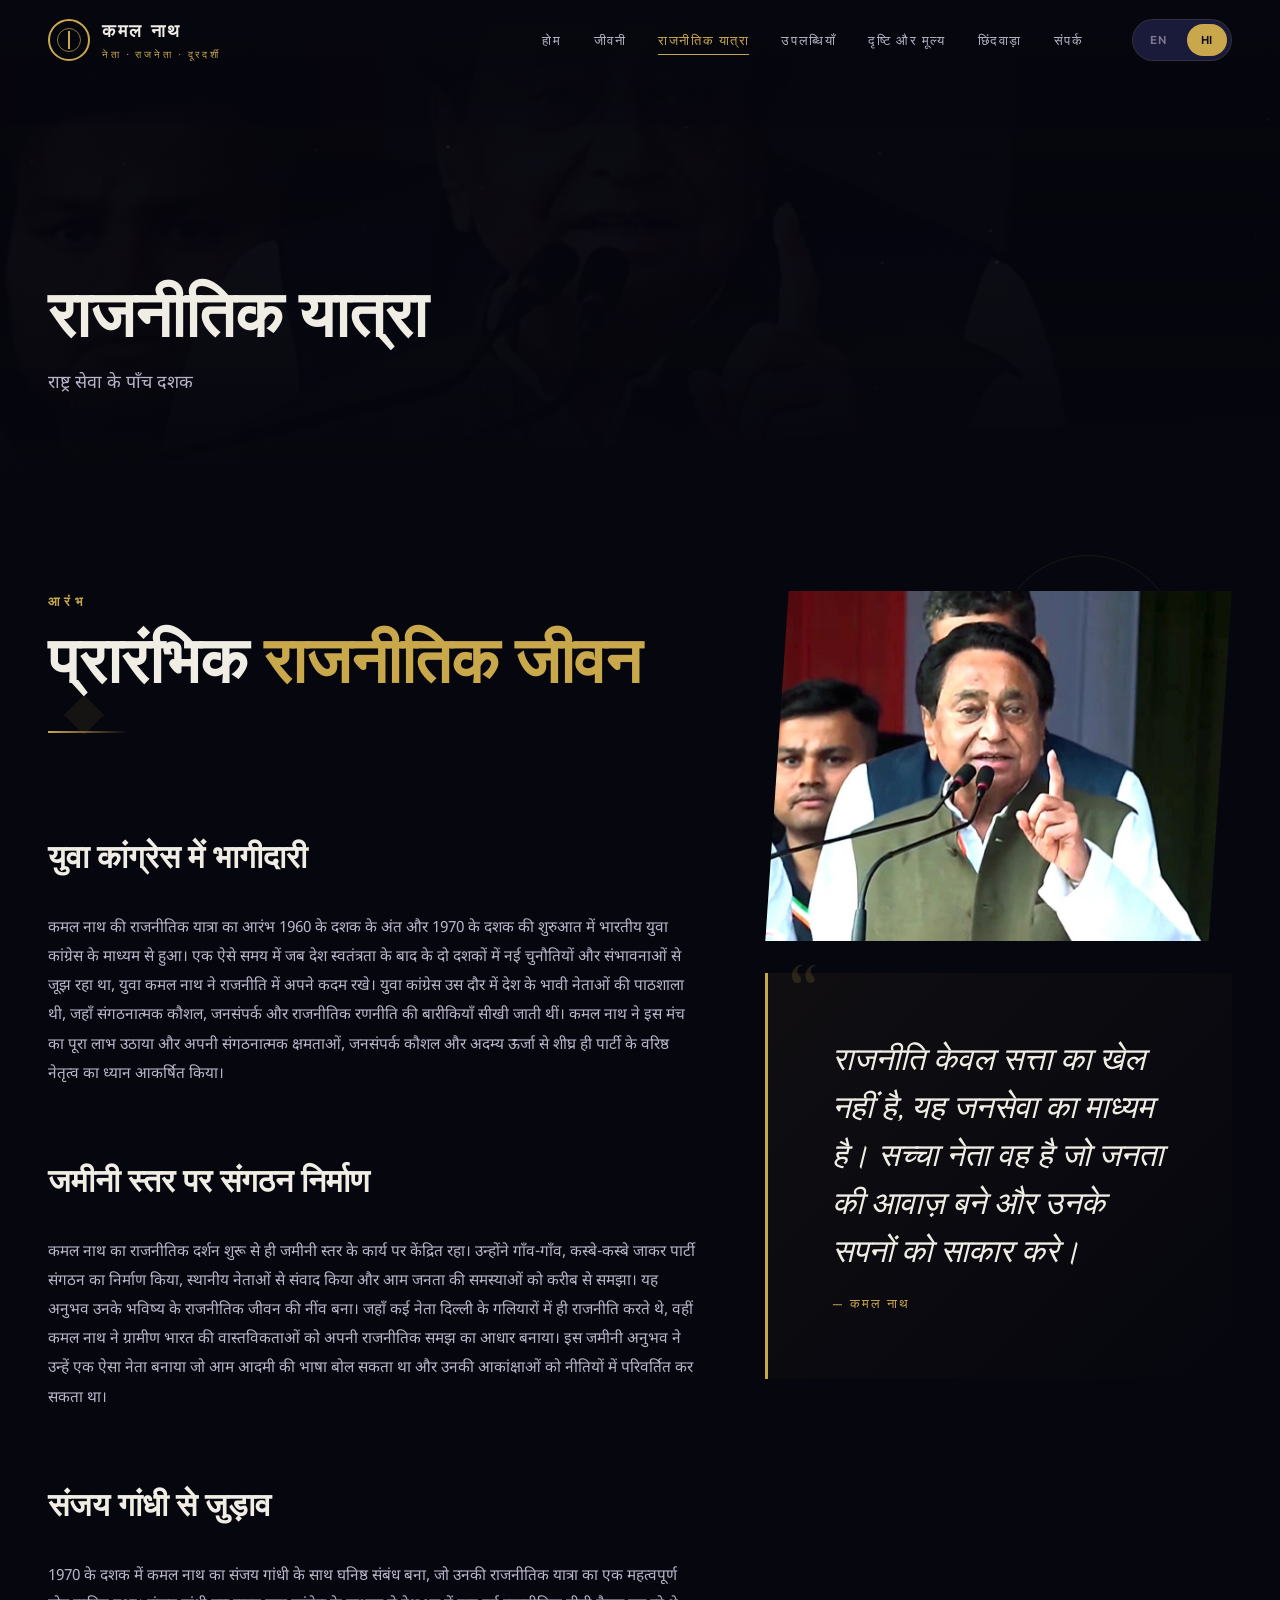
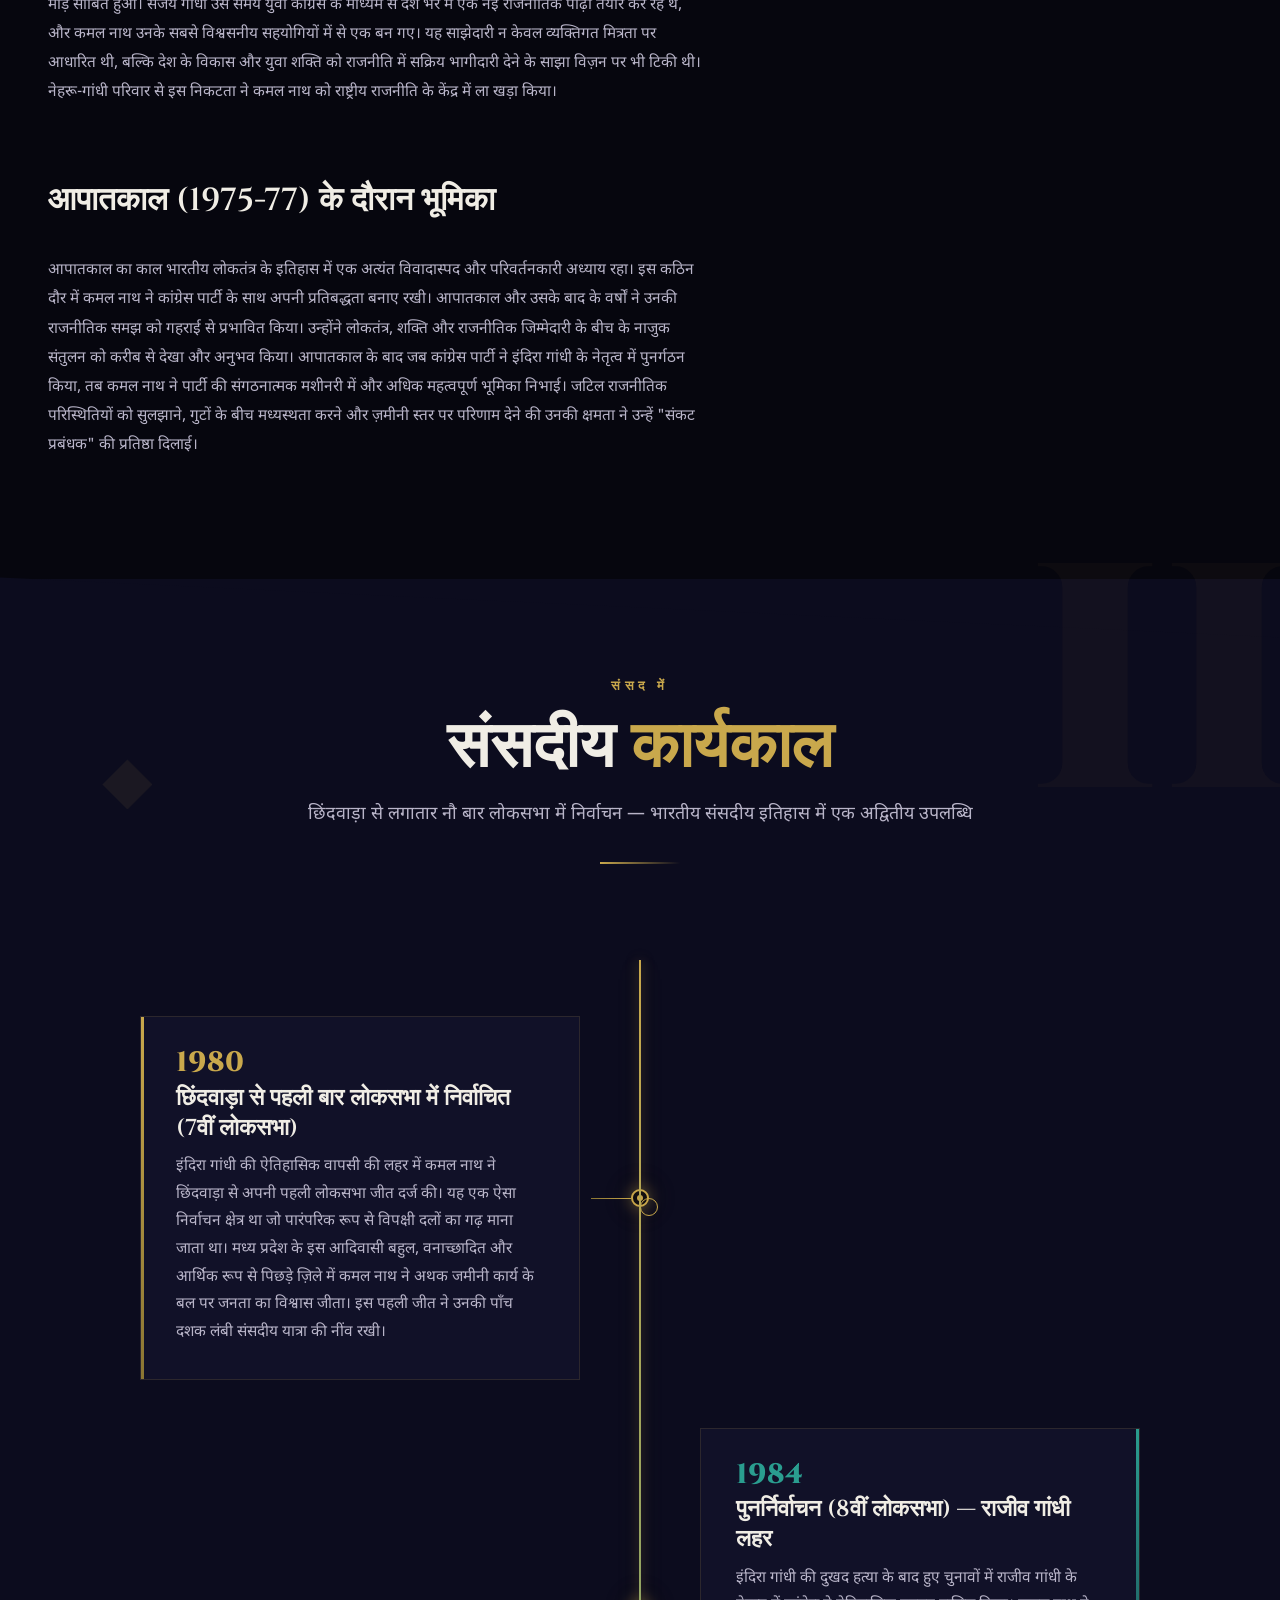
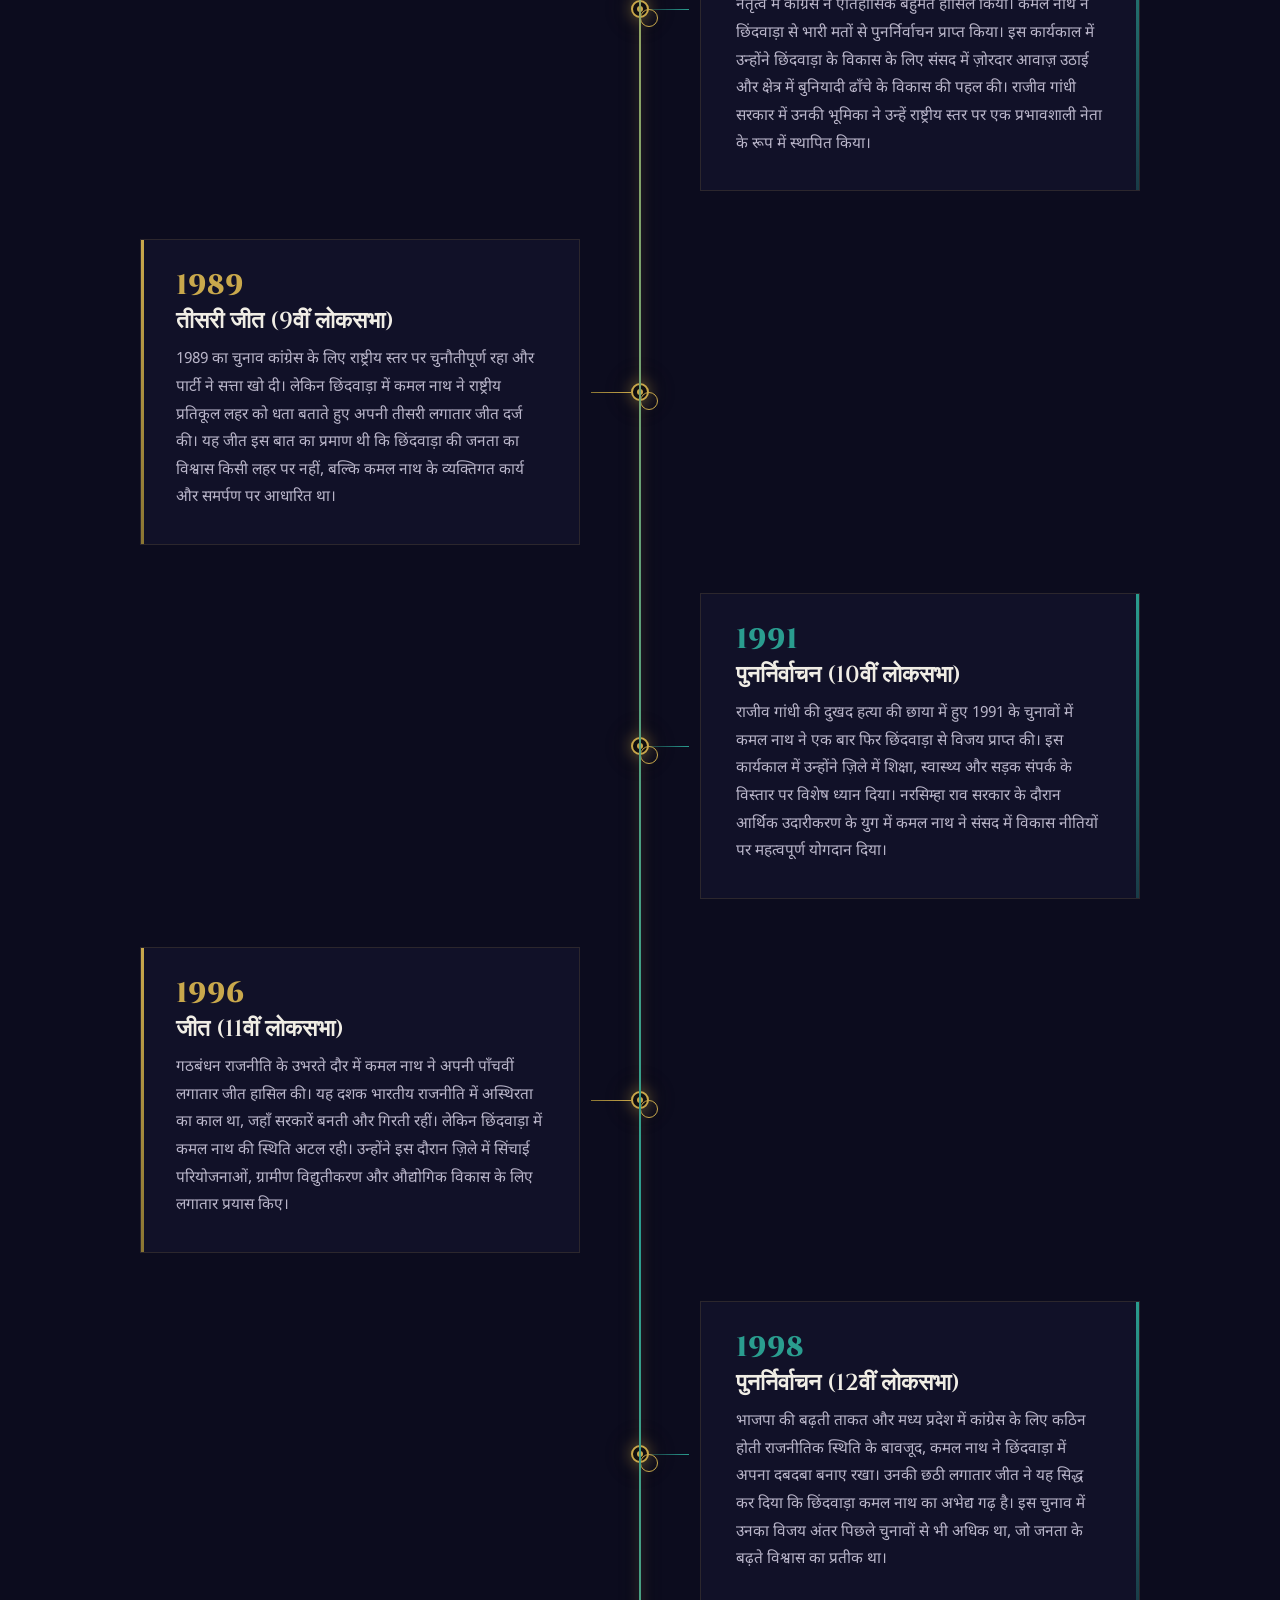
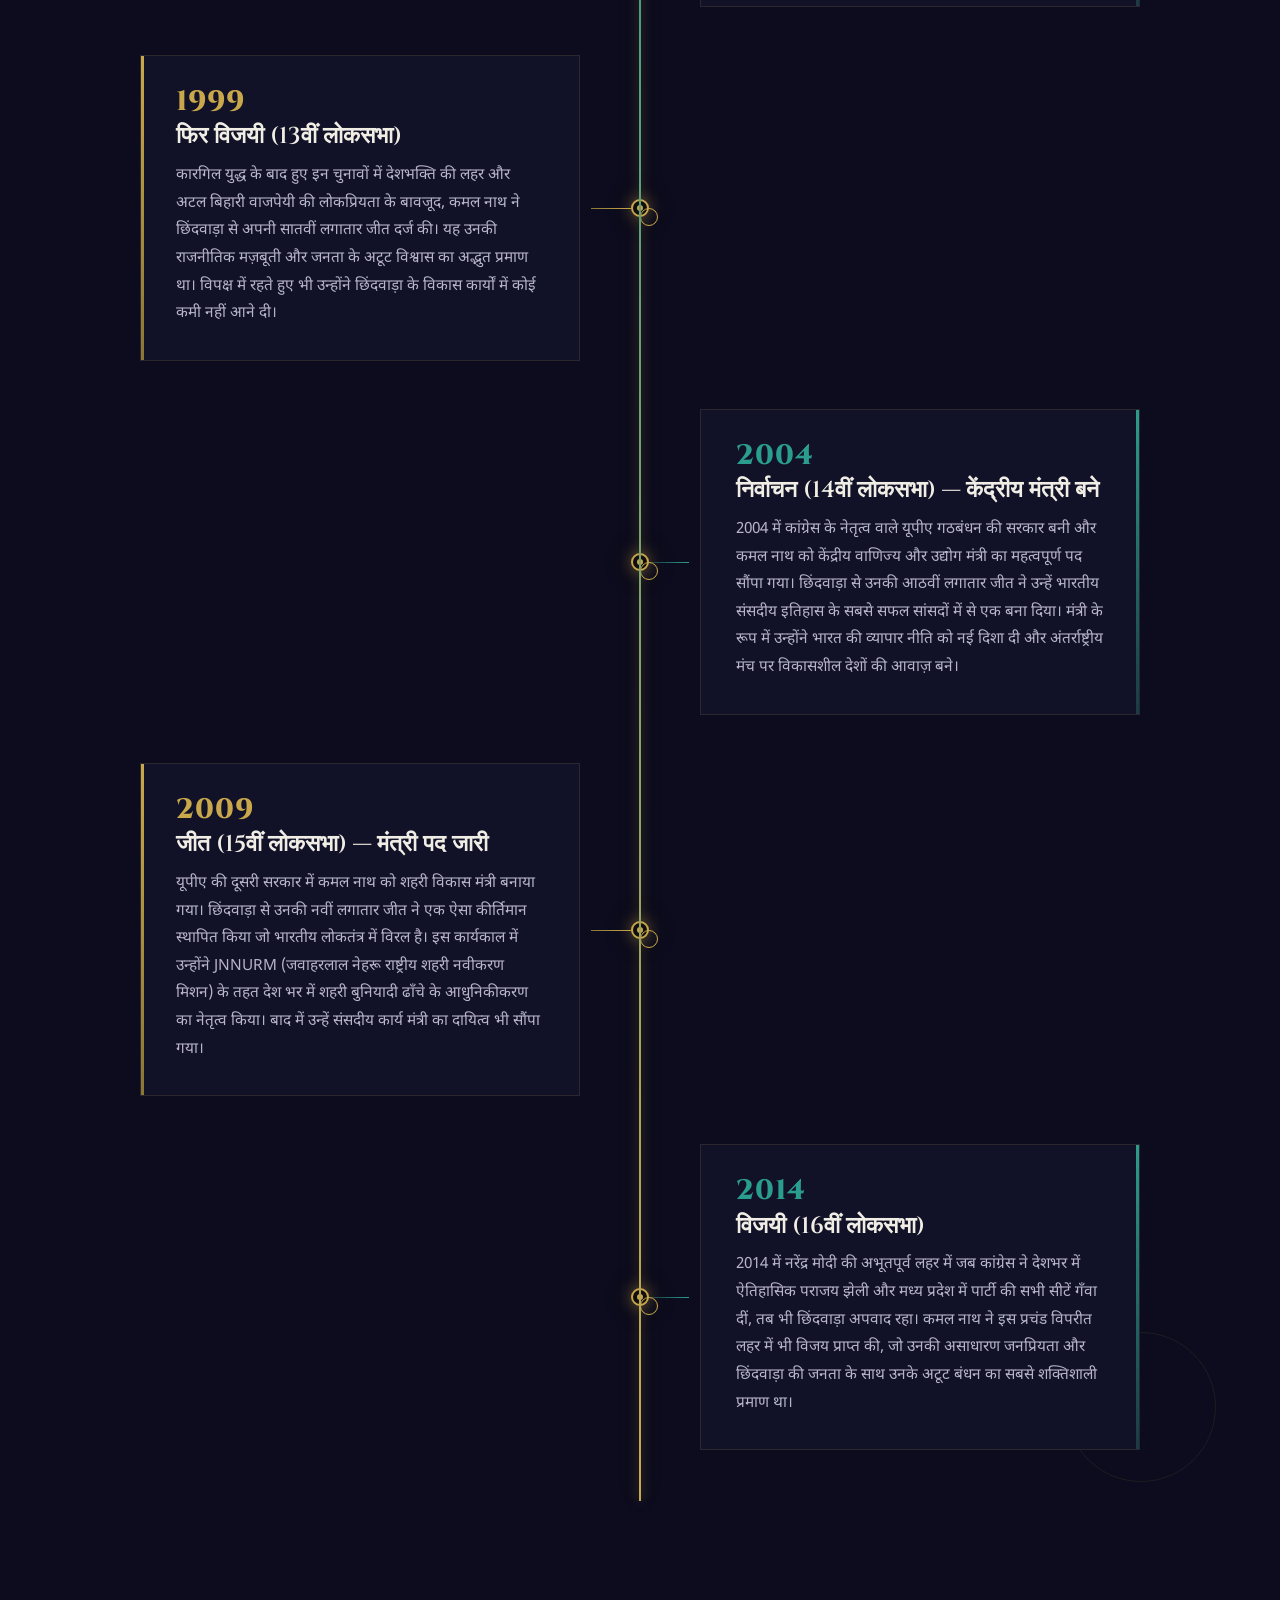
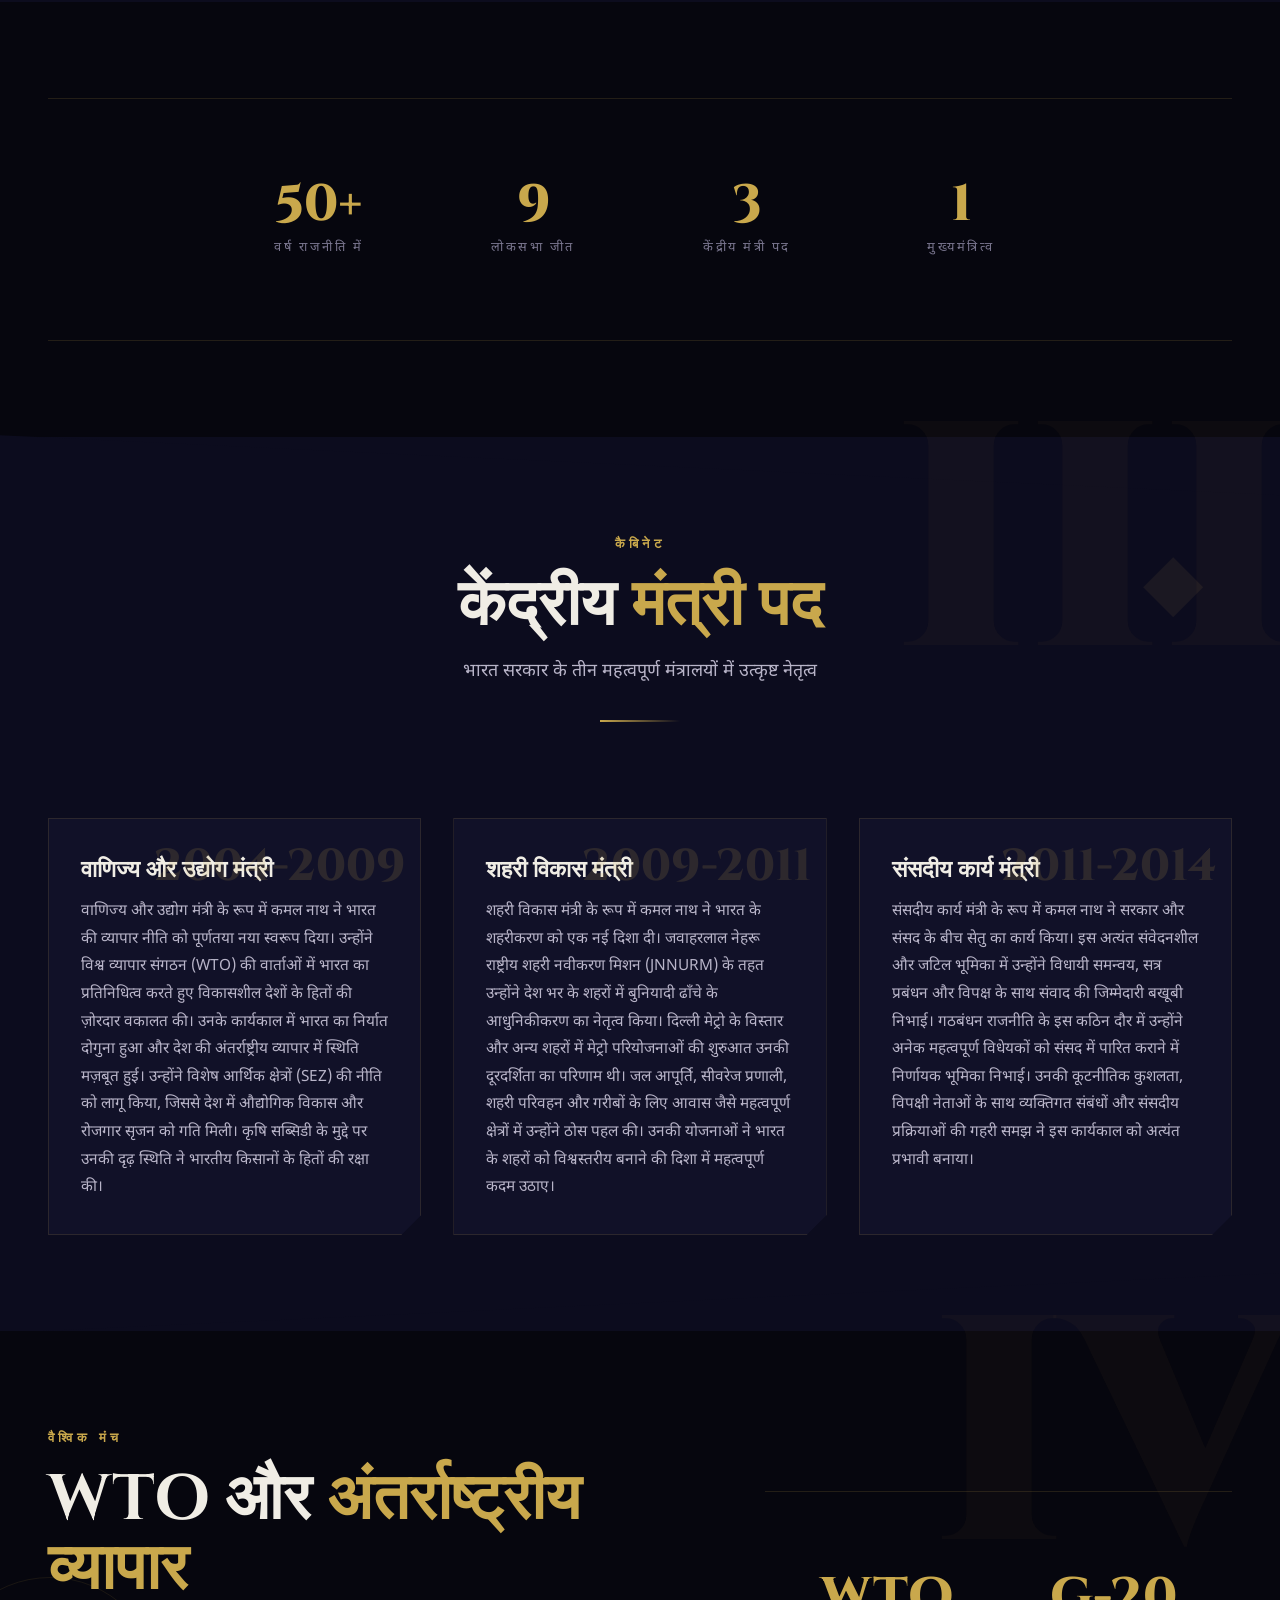
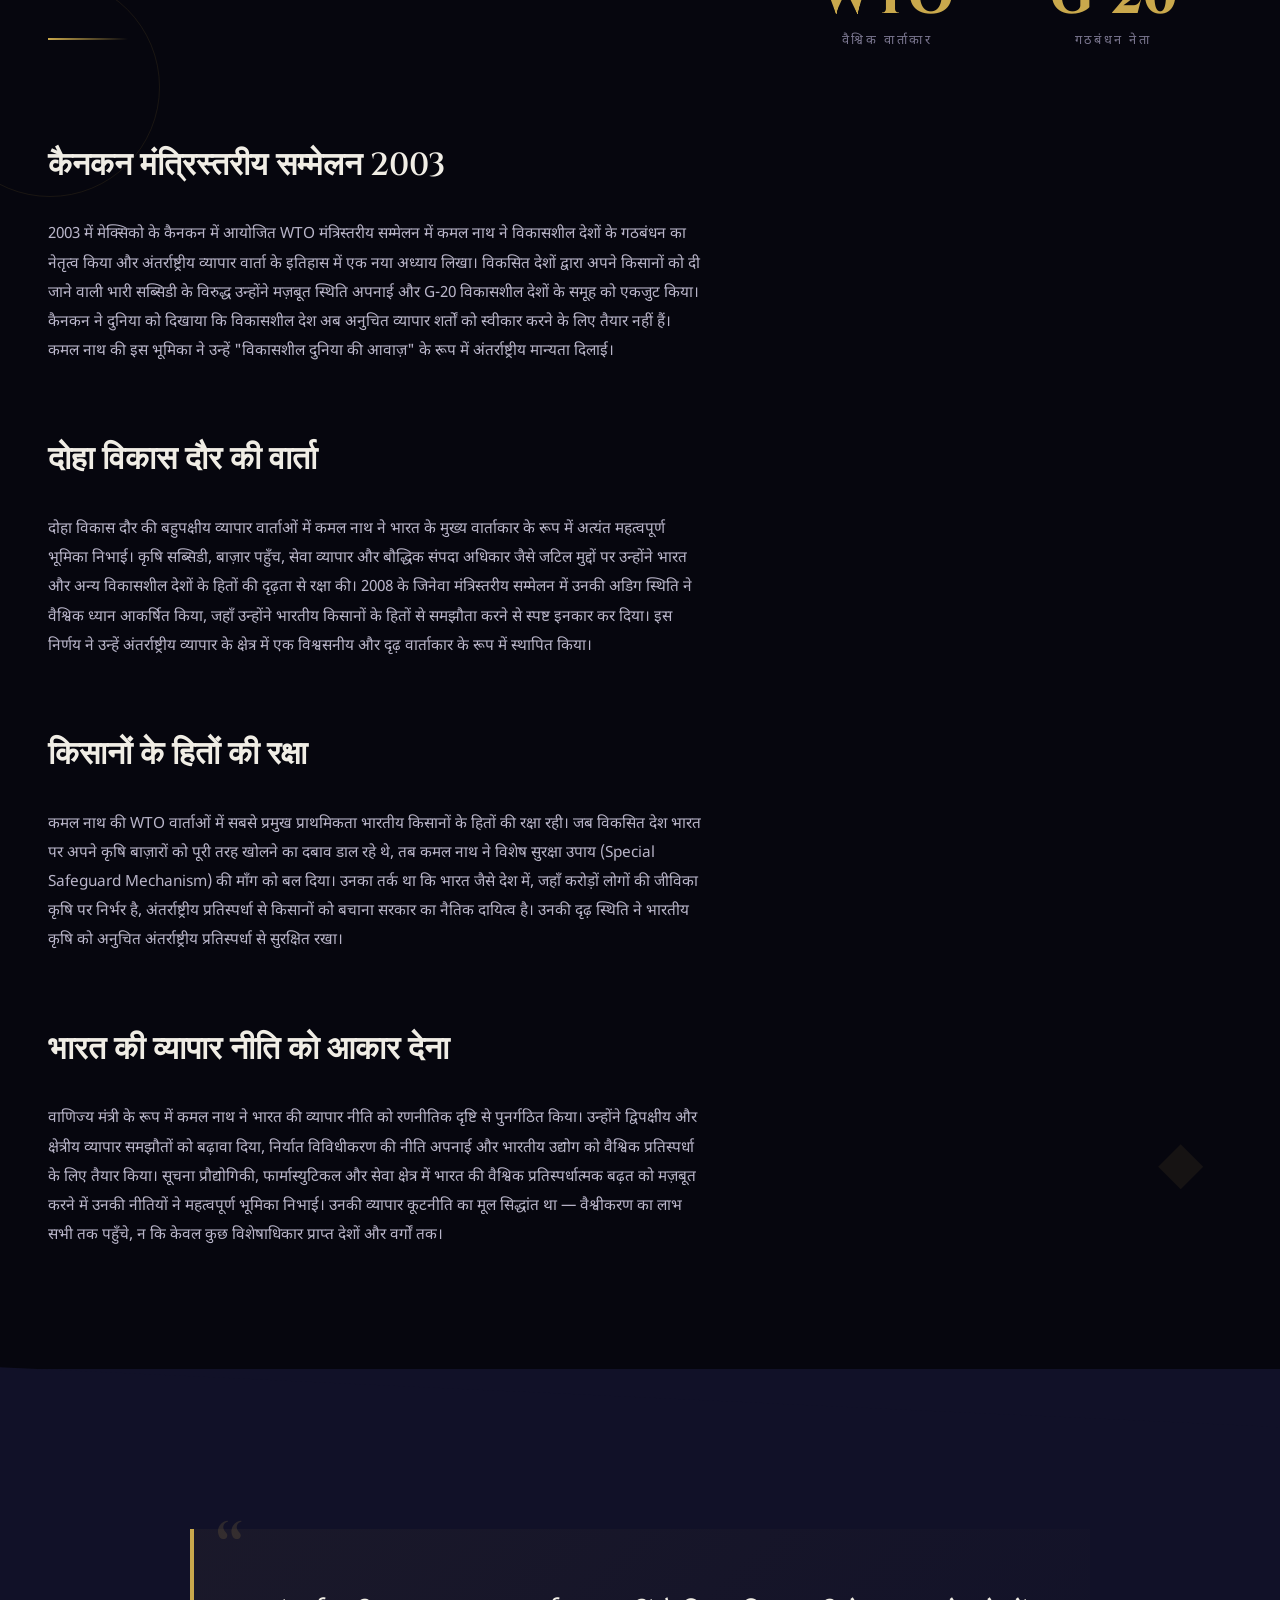
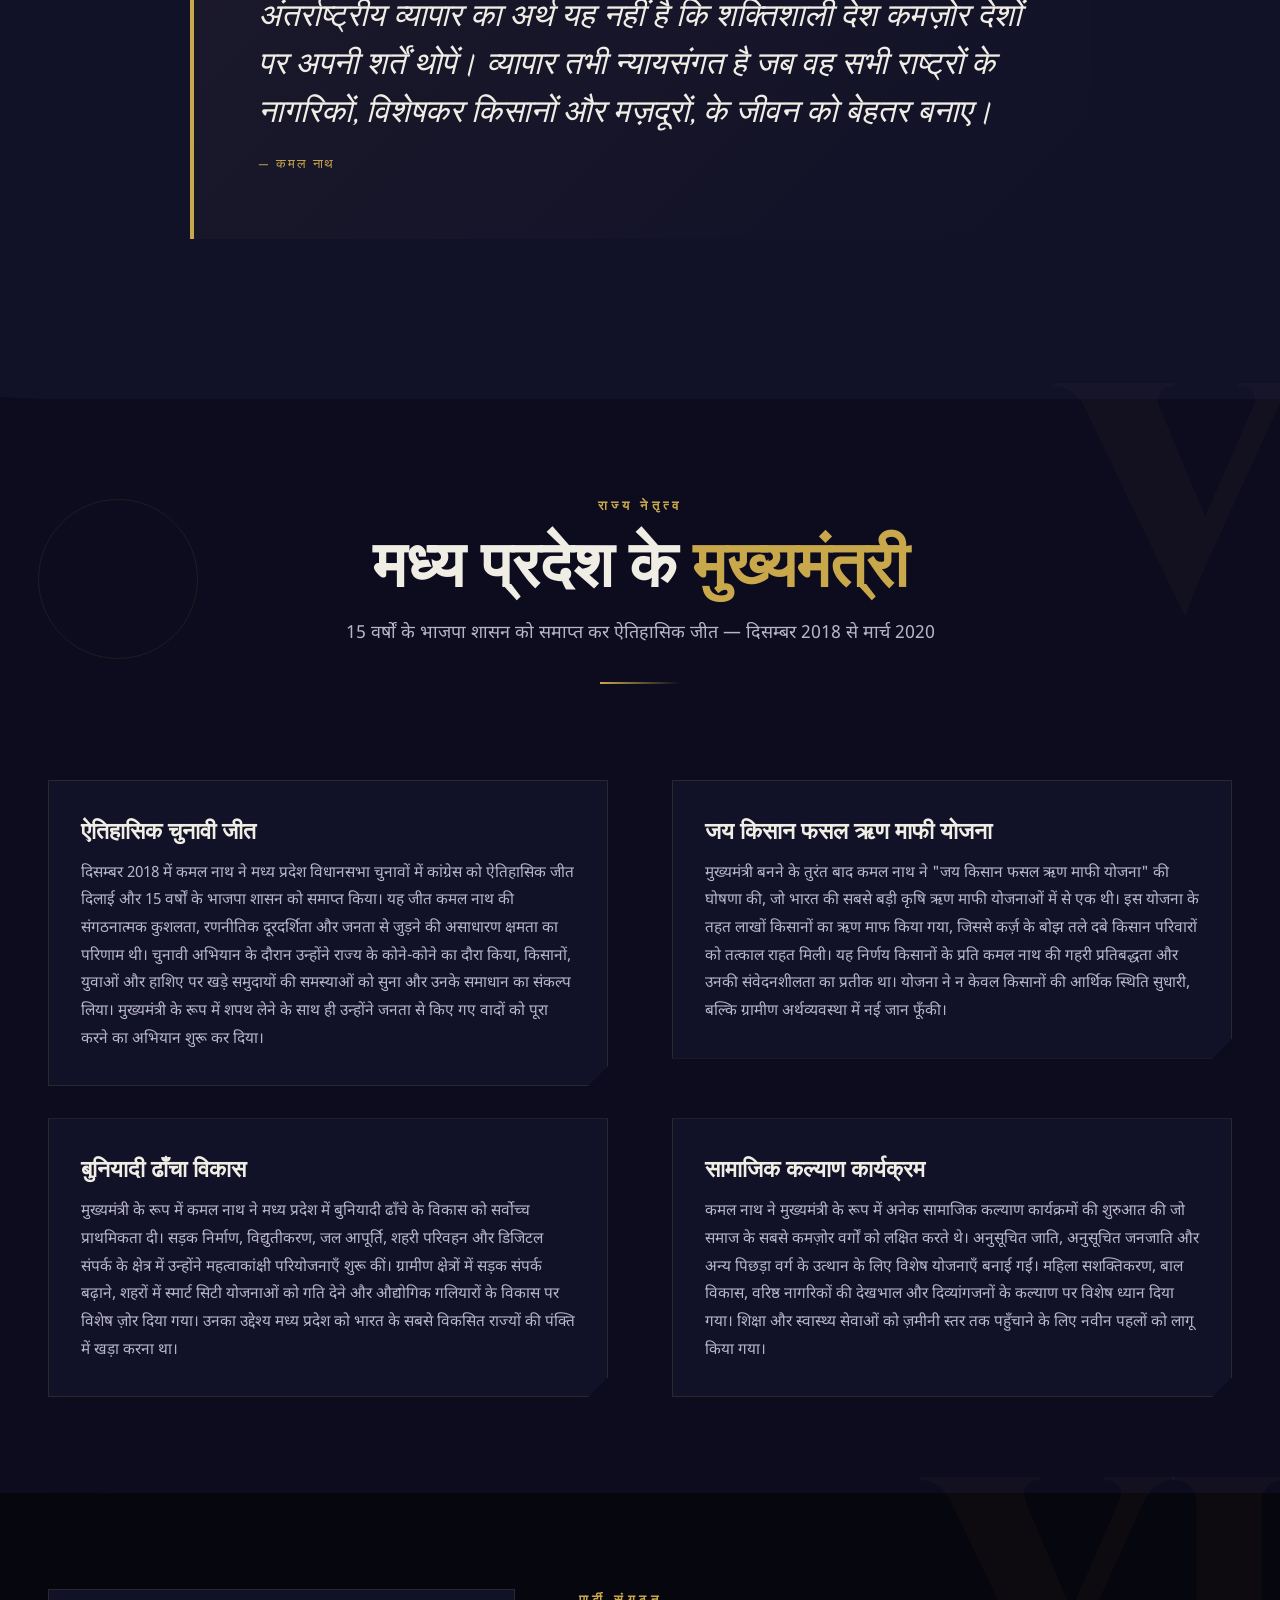
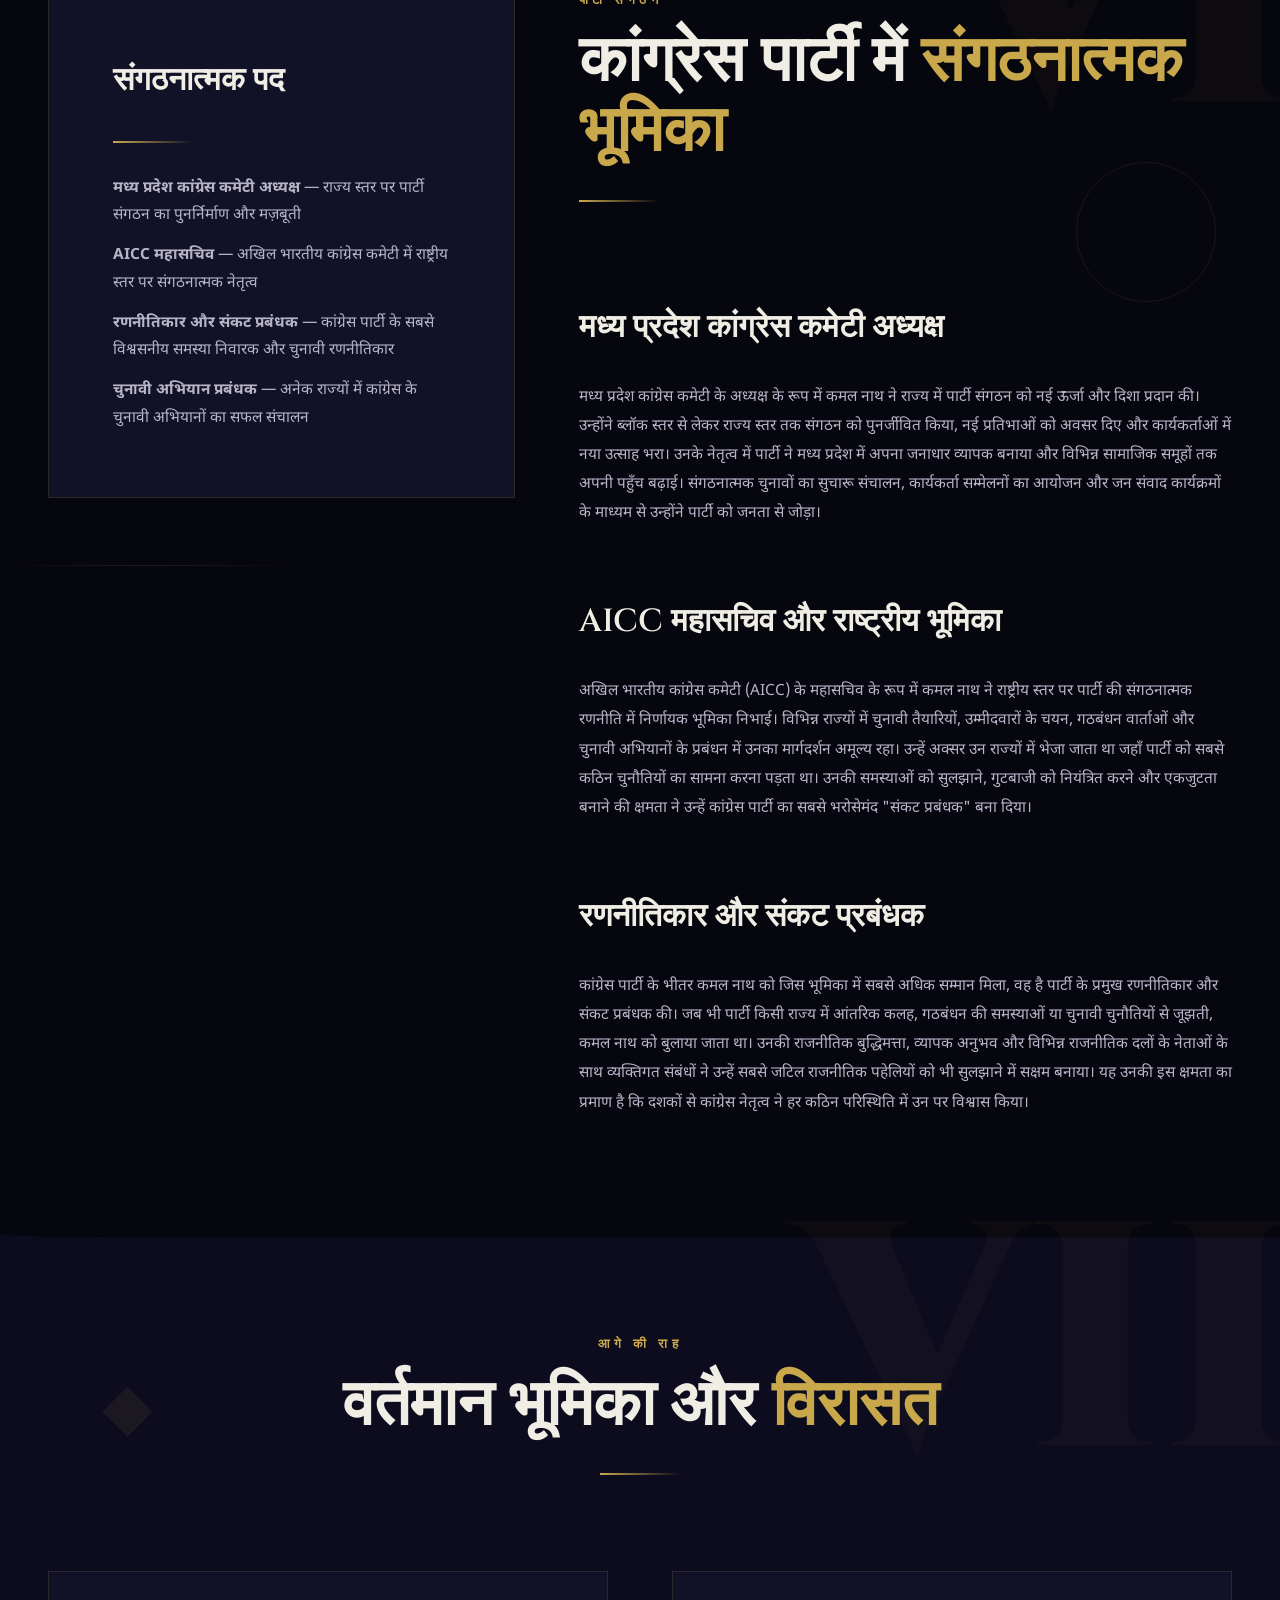
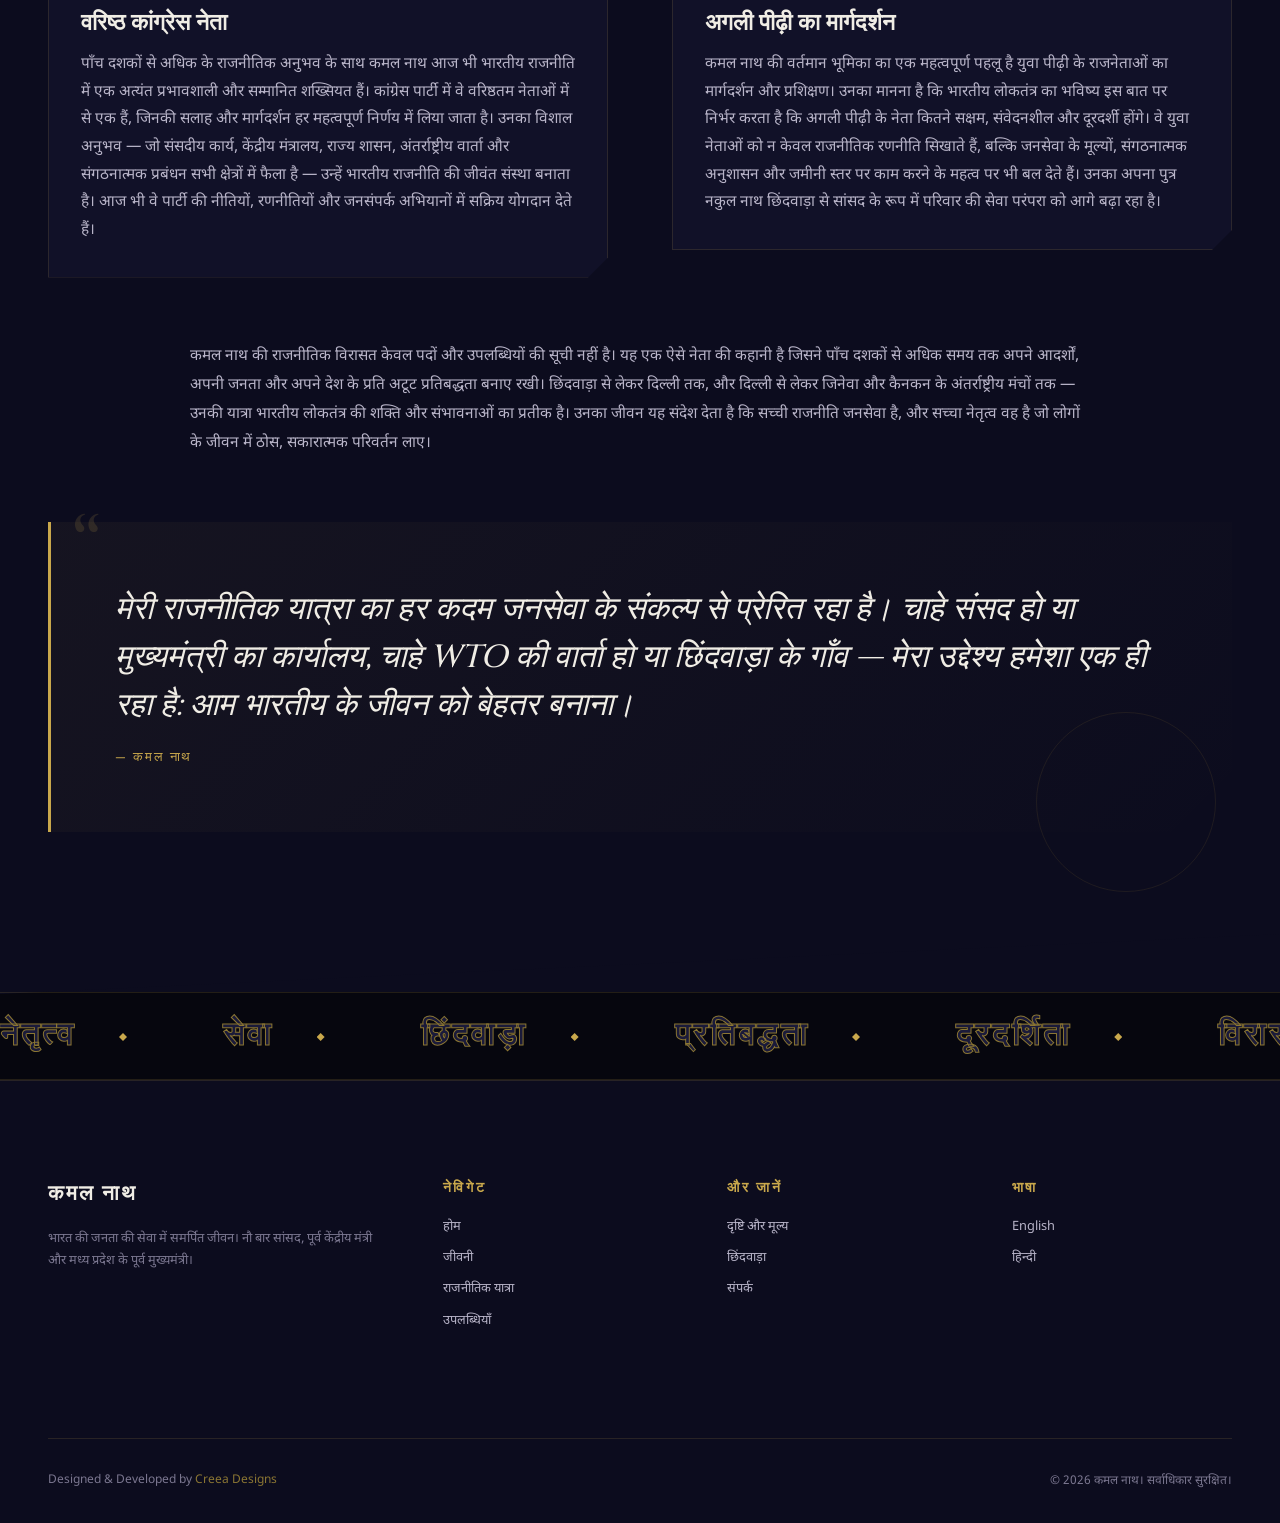
<file: hi/political-journey.html>
<!DOCTYPE html>
<html lang="hi">
<head>
  <meta charset="UTF-8">
  <meta name="viewport" content="width=device-width, initial-scale=1.0">
  <meta name="description" content="कमल नाथ की राजनीतिक यात्रा - पाँच दशकों का राष्ट्र सेवा का सफर, नौ बार सांसद, केंद्रीय मंत्री और मध्य प्रदेश के मुख्यमंत्री।">
  <meta name="keywords" content="कमल नाथ, राजनीतिक यात्रा, छिंदवाड़ा, कांग्रेस, मध्य प्रदेश, सांसद, मुख्यमंत्री, WTO">
  <title>राजनीतिक यात्रा - कमल नाथ | आधिकारिक वेबसाइट</title>
  <link rel="stylesheet" href="../css/style.css">
  <link rel="icon" type="image/x-icon" href="../images/favicon.ico">
</head>
<body class="hindi">

  <!-- Loading Screen -->
  <div class="loader">
    <div class="loader__emblem"></div>
    <div class="loader__text">लोड हो रहा है...</div>
  </div>

  <!-- Particle Background -->
  <canvas id="particle-canvas"></canvas>

  <!-- Navigation -->
  <nav class="nav">
    <a href="index.html" class="nav__logo">
      <div class="nav__logo-emblem">
        <span class="ashoka-spoke"></span>
      </div>
      <div>
        <span class="nav__logo-text">कमल नाथ</span>
        <span class="nav__logo-subtitle">नेता &middot; राजनेता &middot; दूरदर्शी</span>
      </div>
    </a>

    <div class="nav__links">
      <a href="index.html" class="nav__link">होम</a>
      <a href="biography.html" class="nav__link">जीवनी</a>
      <a href="political-journey.html" class="nav__link active">राजनीतिक यात्रा</a>
      <a href="achievements.html" class="nav__link">उपलब्धियाँ</a>
      <a href="vision-values.html" class="nav__link">दृष्टि और मूल्य</a>
      <a href="chhindwara.html" class="nav__link">छिंदवाड़ा</a>
      <a href="contact.html" class="nav__link">संपर्क</a>
      <div class="lang-toggle">
        <a href="../en/political-journey.html" class="lang-toggle__btn">EN</a>
        <a href="political-journey.html" class="lang-toggle__btn active">HI</a>
      </div>
    </div>

    <button class="nav__hamburger" aria-label="मेनू टॉगल करें">
      <span></span>
      <span></span>
      <span></span>
    </button>
  </nav>

  <!-- Mobile Nav Overlay -->
  <div class="nav__mobile-overlay">
    <a href="index.html" class="nav__link">होम</a>
    <a href="biography.html" class="nav__link">जीवनी</a>
    <a href="political-journey.html" class="nav__link active">राजनीतिक यात्रा</a>
    <a href="achievements.html" class="nav__link">उपलब्धियाँ</a>
    <a href="vision-values.html" class="nav__link">दृष्टि और मूल्य</a>
    <a href="chhindwara.html" class="nav__link">छिंदवाड़ा</a>
    <a href="contact.html" class="nav__link">संपर्क</a>
    <div class="lang-toggle">
      <a href="../en/political-journey.html" class="lang-toggle__btn">EN</a>
      <a href="political-journey.html" class="lang-toggle__btn active">HI</a>
    </div>
  </div>

  <!-- Page Header -->
  <header class="page-header">
    <div class="page-header__bg">
      <img src="../images/kamal-nath-cm.jpg" alt="कमल नाथ">
      <div class="page-header__bg-overlay"></div>
    </div>
    <div class="page-header__content">
      <h1 class="page-header__title">राजनीतिक यात्रा</h1>
      <p class="page-header__subtitle">राष्ट्र सेवा के पाँच दशक</p>
    </div>
    <div class="page-header__diagonal"></div>
  </header>

  <!-- ============================================
       SECTION 1: प्रारंभिक राजनीतिक जीवन
       ============================================ -->
  <section class="section section--void">
    <div class="float-element float-element--circle" style="width:180px;height:180px;top:60px;right:8%;" data-speed="0.05"></div>
    <div class="float-element float-element--diamond" style="width:40px;height:40px;top:200px;left:5%;" data-speed="0.08"></div>

    <div class="section__container">
      <div class="grid-asymmetric">
        <div>
          <div class="section__header reveal">
            <p class="section__overline">आरंभ</p>
            <h2 class="section__title">प्रारंभिक <span class="gold">राजनीतिक जीवन</span></h2>
            <div class="gold-sep"></div>
          </div>

          <div class="prose reveal reveal-delay-1">
            <h3>युवा कांग्रेस में भागीदारी</h3>
            <p>कमल नाथ की राजनीतिक यात्रा का आरंभ 1960 के दशक के अंत और 1970 के दशक की शुरुआत में भारतीय युवा कांग्रेस के माध्यम से हुआ। एक ऐसे समय में जब देश स्वतंत्रता के बाद के दो दशकों में नई चुनौतियों और संभावनाओं से जूझ रहा था, युवा कमल नाथ ने राजनीति में अपने कदम रखे। युवा कांग्रेस उस दौर में देश के भावी नेताओं की पाठशाला थी, जहाँ संगठनात्मक कौशल, जनसंपर्क और राजनीतिक रणनीति की बारीकियाँ सीखी जाती थीं। कमल नाथ ने इस मंच का पूरा लाभ उठाया और अपनी संगठनात्मक क्षमताओं, जनसंपर्क कौशल और अदम्य ऊर्जा से शीघ्र ही पार्टी के वरिष्ठ नेतृत्व का ध्यान आकर्षित किया।</p>

            <h3>जमीनी स्तर पर संगठन निर्माण</h3>
            <p>कमल नाथ का राजनीतिक दर्शन शुरू से ही जमीनी स्तर के कार्य पर केंद्रित रहा। उन्होंने गाँव-गाँव, कस्बे-कस्बे जाकर पार्टी संगठन का निर्माण किया, स्थानीय नेताओं से संवाद किया और आम जनता की समस्याओं को करीब से समझा। यह अनुभव उनके भविष्य के राजनीतिक जीवन की नींव बना। जहाँ कई नेता दिल्ली के गलियारों में ही राजनीति करते थे, वहीं कमल नाथ ने ग्रामीण भारत की वास्तविकताओं को अपनी राजनीतिक समझ का आधार बनाया। इस जमीनी अनुभव ने उन्हें एक ऐसा नेता बनाया जो आम आदमी की भाषा बोल सकता था और उनकी आकांक्षाओं को नीतियों में परिवर्तित कर सकता था।</p>

            <h3>संजय गांधी से जुड़ाव</h3>
            <p>1970 के दशक में कमल नाथ का संजय गांधी के साथ घनिष्ठ संबंध बना, जो उनकी राजनीतिक यात्रा का एक महत्वपूर्ण मोड़ साबित हुआ। संजय गांधी उस समय युवा कांग्रेस के माध्यम से देश भर में एक नई राजनीतिक पीढ़ी तैयार कर रहे थे, और कमल नाथ उनके सबसे विश्वसनीय सहयोगियों में से एक बन गए। यह साझेदारी न केवल व्यक्तिगत मित्रता पर आधारित थी, बल्कि देश के विकास और युवा शक्ति को राजनीति में सक्रिय भागीदारी देने के साझा विज़न पर भी टिकी थी। नेहरू-गांधी परिवार से इस निकटता ने कमल नाथ को राष्ट्रीय राजनीति के केंद्र में ला खड़ा किया।</p>

            <h3>आपातकाल (1975-77) के दौरान भूमिका</h3>
            <p>आपातकाल का काल भारतीय लोकतंत्र के इतिहास में एक अत्यंत विवादास्पद और परिवर्तनकारी अध्याय रहा। इस कठिन दौर में कमल नाथ ने कांग्रेस पार्टी के साथ अपनी प्रतिबद्धता बनाए रखी। आपातकाल और उसके बाद के वर्षों ने उनकी राजनीतिक समझ को गहराई से प्रभावित किया। उन्होंने लोकतंत्र, शक्ति और राजनीतिक जिम्मेदारी के बीच के नाजुक संतुलन को करीब से देखा और अनुभव किया। आपातकाल के बाद जब कांग्रेस पार्टी ने इंदिरा गांधी के नेतृत्व में पुनर्गठन किया, तब कमल नाथ ने पार्टी की संगठनात्मक मशीनरी में और अधिक महत्वपूर्ण भूमिका निभाई। जटिल राजनीतिक परिस्थितियों को सुलझाने, गुटों के बीच मध्यस्थता करने और ज़मीनी स्तर पर परिणाम देने की उनकी क्षमता ने उन्हें "संकट प्रबंधक" की प्रतिष्ठा दिलाई।</p>
          </div>
        </div>

        <div class="reveal reveal--right reveal-delay-2">
          <div class="img-diagonal img-reveal" style="margin-bottom: var(--space-md);">
            <img src="../images/kamal-nath-cm.jpg" alt="कमल नाथ - राजनीतिक यात्रा" loading="lazy">
          </div>

          <div class="quote-block" style="margin-top: var(--space-md);">
            <p class="quote-block__text">राजनीति केवल सत्ता का खेल नहीं है, यह जनसेवा का माध्यम है। सच्चा नेता वह है जो जनता की आवाज़ बने और उनके सपनों को साकार करे।</p>
            <p class="quote-block__attribution">&mdash; कमल नाथ</p>
          </div>
        </div>
      </div>
    </div>
  </section>

  <!-- ============================================
       SECTION 2: संसदीय कार्यकाल - Timeline
       ============================================ -->
  <section class="section section--dark">
    <div class="section__diagonal-top"></div>
    <span class="section__bg-number">II</span>
    <div class="float-element float-element--circle" style="width:150px;height:150px;bottom:120px;right:5%;" data-speed="-0.04"></div>
    <div class="float-element float-element--diamond" style="width:50px;height:50px;top:180px;left:8%;" data-speed="0.06"></div>

    <div class="section__container">
      <div class="section__header text-center reveal">
        <p class="section__overline">संसद में</p>
        <h2 class="section__title">संसदीय <span class="gold">कार्यकाल</span></h2>
        <p class="section__subtitle" style="margin-left:auto;margin-right:auto;">छिंदवाड़ा से लगातार नौ बार लोकसभा में निर्वाचन &mdash; भारतीय संसदीय इतिहास में एक अद्वितीय उपलब्धि</p>
        <div class="gold-sep gold-sep--center"></div>
      </div>

      <div class="milestones">

        <div class="milestone">
          <div class="milestone__marker">1980</div>
          <div class="milestone__body">
            <div class="milestone__year">1980</div>
            <div class="milestone__title">छिंदवाड़ा से पहली बार लोकसभा में निर्वाचित (7वीं लोकसभा)</div>
            <div class="milestone__text">इंदिरा गांधी की ऐतिहासिक वापसी की लहर में कमल नाथ ने छिंदवाड़ा से अपनी पहली लोकसभा जीत दर्ज की। यह एक ऐसा निर्वाचन क्षेत्र था जो पारंपरिक रूप से विपक्षी दलों का गढ़ माना जाता था। मध्य प्रदेश के इस आदिवासी बहुल, वनाच्छादित और आर्थिक रूप से पिछड़े ज़िले में कमल नाथ ने अथक जमीनी कार्य के बल पर जनता का विश्वास जीता। इस पहली जीत ने उनकी पाँच दशक लंबी संसदीय यात्रा की नींव रखी।</div>
          </div>
        </div>

        <div class="milestone">
          <div class="milestone__marker">1984</div>
          <div class="milestone__body">
            <div class="milestone__year">1984</div>
            <div class="milestone__title">पुनर्निर्वाचन (8वीं लोकसभा) &mdash; राजीव गांधी लहर</div>
            <div class="milestone__text">इंदिरा गांधी की दुखद हत्या के बाद हुए चुनावों में राजीव गांधी के नेतृत्व में कांग्रेस ने ऐतिहासिक बहुमत हासिल किया। कमल नाथ ने छिंदवाड़ा से भारी मतों से पुनर्निर्वाचन प्राप्त किया। इस कार्यकाल में उन्होंने छिंदवाड़ा के विकास के लिए संसद में ज़ोरदार आवाज़ उठाई और क्षेत्र में बुनियादी ढाँचे के विकास की पहल की। राजीव गांधी सरकार में उनकी भूमिका ने उन्हें राष्ट्रीय स्तर पर एक प्रभावशाली नेता के रूप में स्थापित किया।</div>
          </div>
        </div>

        <div class="milestone">
          <div class="milestone__marker">1989</div>
          <div class="milestone__body">
            <div class="milestone__year">1989</div>
            <div class="milestone__title">तीसरी जीत (9वीं लोकसभा)</div>
            <div class="milestone__text">1989 का चुनाव कांग्रेस के लिए राष्ट्रीय स्तर पर चुनौतीपूर्ण रहा और पार्टी ने सत्ता खो दी। लेकिन छिंदवाड़ा में कमल नाथ ने राष्ट्रीय प्रतिकूल लहर को धता बताते हुए अपनी तीसरी लगातार जीत दर्ज की। यह जीत इस बात का प्रमाण थी कि छिंदवाड़ा की जनता का विश्वास किसी लहर पर नहीं, बल्कि कमल नाथ के व्यक्तिगत कार्य और समर्पण पर आधारित था।</div>
          </div>
        </div>

        <div class="milestone">
          <div class="milestone__marker">1991</div>
          <div class="milestone__body">
            <div class="milestone__year">1991</div>
            <div class="milestone__title">पुनर्निर्वाचन (10वीं लोकसभा)</div>
            <div class="milestone__text">राजीव गांधी की दुखद हत्या की छाया में हुए 1991 के चुनावों में कमल नाथ ने एक बार फिर छिंदवाड़ा से विजय प्राप्त की। इस कार्यकाल में उन्होंने ज़िले में शिक्षा, स्वास्थ्य और सड़क संपर्क के विस्तार पर विशेष ध्यान दिया। नरसिम्हा राव सरकार के दौरान आर्थिक उदारीकरण के युग में कमल नाथ ने संसद में विकास नीतियों पर महत्वपूर्ण योगदान दिया।</div>
          </div>
        </div>

        <div class="milestone">
          <div class="milestone__marker">1996</div>
          <div class="milestone__body">
            <div class="milestone__year">1996</div>
            <div class="milestone__title">जीत (11वीं लोकसभा)</div>
            <div class="milestone__text">गठबंधन राजनीति के उभरते दौर में कमल नाथ ने अपनी पाँचवीं लगातार जीत हासिल की। यह दशक भारतीय राजनीति में अस्थिरता का काल था, जहाँ सरकारें बनती और गिरती रहीं। लेकिन छिंदवाड़ा में कमल नाथ की स्थिति अटल रही। उन्होंने इस दौरान ज़िले में सिंचाई परियोजनाओं, ग्रामीण विद्युतीकरण और औद्योगिक विकास के लिए लगातार प्रयास किए।</div>
          </div>
        </div>

        <div class="milestone">
          <div class="milestone__marker">1998</div>
          <div class="milestone__body">
            <div class="milestone__year">1998</div>
            <div class="milestone__title">पुनर्निर्वाचन (12वीं लोकसभा)</div>
            <div class="milestone__text">भाजपा की बढ़ती ताकत और मध्य प्रदेश में कांग्रेस के लिए कठिन होती राजनीतिक स्थिति के बावजूद, कमल नाथ ने छिंदवाड़ा में अपना दबदबा बनाए रखा। उनकी छठी लगातार जीत ने यह सिद्ध कर दिया कि छिंदवाड़ा कमल नाथ का अभेद्य गढ़ है। इस चुनाव में उनका विजय अंतर पिछले चुनावों से भी अधिक था, जो जनता के बढ़ते विश्वास का प्रतीक था।</div>
          </div>
        </div>

        <div class="milestone">
          <div class="milestone__marker">1999</div>
          <div class="milestone__body">
            <div class="milestone__year">1999</div>
            <div class="milestone__title">फिर विजयी (13वीं लोकसभा)</div>
            <div class="milestone__text">कारगिल युद्ध के बाद हुए इन चुनावों में देशभक्ति की लहर और अटल बिहारी वाजपेयी की लोकप्रियता के बावजूद, कमल नाथ ने छिंदवाड़ा से अपनी सातवीं लगातार जीत दर्ज की। यह उनकी राजनीतिक मज़बूती और जनता के अटूट विश्वास का अद्भुत प्रमाण था। विपक्ष में रहते हुए भी उन्होंने छिंदवाड़ा के विकास कार्यों में कोई कमी नहीं आने दी।</div>
          </div>
        </div>

        <div class="milestone">
          <div class="milestone__marker">2004</div>
          <div class="milestone__body">
            <div class="milestone__year">2004</div>
            <div class="milestone__title">निर्वाचन (14वीं लोकसभा) &mdash; केंद्रीय मंत्री बने</div>
            <div class="milestone__text">2004 में कांग्रेस के नेतृत्व वाले यूपीए गठबंधन की सरकार बनी और कमल नाथ को केंद्रीय वाणिज्य और उद्योग मंत्री का महत्वपूर्ण पद सौंपा गया। छिंदवाड़ा से उनकी आठवीं लगातार जीत ने उन्हें भारतीय संसदीय इतिहास के सबसे सफल सांसदों में से एक बना दिया। मंत्री के रूप में उन्होंने भारत की व्यापार नीति को नई दिशा दी और अंतर्राष्ट्रीय मंच पर विकासशील देशों की आवाज़ बने।</div>
          </div>
        </div>

        <div class="milestone">
          <div class="milestone__marker">2009</div>
          <div class="milestone__body">
            <div class="milestone__year">2009</div>
            <div class="milestone__title">जीत (15वीं लोकसभा) &mdash; मंत्री पद जारी</div>
            <div class="milestone__text">यूपीए की दूसरी सरकार में कमल नाथ को शहरी विकास मंत्री बनाया गया। छिंदवाड़ा से उनकी नवीं लगातार जीत ने एक ऐसा कीर्तिमान स्थापित किया जो भारतीय लोकतंत्र में विरल है। इस कार्यकाल में उन्होंने JNNURM (जवाहरलाल नेहरू राष्ट्रीय शहरी नवीकरण मिशन) के तहत देश भर में शहरी बुनियादी ढाँचे के आधुनिकीकरण का नेतृत्व किया। बाद में उन्हें संसदीय कार्य मंत्री का दायित्व भी सौंपा गया।</div>
          </div>
        </div>

        <div class="milestone">
          <div class="milestone__marker">2014</div>
          <div class="milestone__body">
            <div class="milestone__year">2014</div>
            <div class="milestone__title">विजयी (16वीं लोकसभा)</div>
            <div class="milestone__text">2014 में नरेंद्र मोदी की अभूतपूर्व लहर में जब कांग्रेस ने देशभर में ऐतिहासिक पराजय झेली और मध्य प्रदेश में पार्टी की सभी सीटें गँवा दीं, तब भी छिंदवाड़ा अपवाद रहा। कमल नाथ ने इस प्रचंड विपरीत लहर में भी विजय प्राप्त की, जो उनकी असाधारण जनप्रियता और छिंदवाड़ा की जनता के साथ उनके अटूट बंधन का सबसे शक्तिशाली प्रमाण था।</div>
          </div>
        </div>

      </div>
    </div>
  </section>

  <!-- ============================================
       STATS ROW
       ============================================ -->
  <section class="section section--void">
    <div class="section__container">
      <div class="stats-row reveal">
        <div class="stat-item">
          <div class="stat-item__number" data-count="50" data-suffix="+">0</div>
          <div class="stat-item__label">वर्ष राजनीति में</div>
        </div>
        <div class="stat-item">
          <div class="stat-item__number" data-count="9">0</div>
          <div class="stat-item__label">लोकसभा जीत</div>
        </div>
        <div class="stat-item">
          <div class="stat-item__number" data-count="3">0</div>
          <div class="stat-item__label">केंद्रीय मंत्री पद</div>
        </div>
        <div class="stat-item">
          <div class="stat-item__number" data-count="1">0</div>
          <div class="stat-item__label">मुख्यमंत्रित्व</div>
        </div>
      </div>
    </div>
  </section>

  <!-- ============================================
       SECTION 3: केंद्रीय मंत्री पद
       ============================================ -->
  <section class="section section--dark">
    <div class="section__diagonal-top"></div>
    <span class="section__bg-number">III</span>
    <div class="float-element float-element--diamond" style="width:60px;height:60px;top:120px;right:6%;" data-speed="0.06"></div>
    <div class="float-element float-element--circle" style="width:200px;height:200px;bottom:80px;right:12%;" data-speed="-0.03"></div>

    <div class="section__container">
      <div class="section__header text-center reveal">
        <p class="section__overline">कैबिनेट</p>
        <h2 class="section__title">केंद्रीय <span class="gold">मंत्री पद</span></h2>
        <p class="section__subtitle" style="margin-left:auto;margin-right:auto;">भारत सरकार के तीन महत्वपूर्ण मंत्रालयों में उत्कृष्ट नेतृत्व</p>
        <div class="gold-sep gold-sep--center"></div>
      </div>

      <div class="grid-thirds reveal reveal-delay-1">
        <div class="card card--diagonal glow-card">
          <div class="card__year">2004-2009</div>
          <div class="card__title">वाणिज्य और उद्योग मंत्री</div>
          <div class="card__text">
            <p>वाणिज्य और उद्योग मंत्री के रूप में कमल नाथ ने भारत की व्यापार नीति को पूर्णतया नया स्वरूप दिया। उन्होंने विश्व व्यापार संगठन (WTO) की वार्ताओं में भारत का प्रतिनिधित्व करते हुए विकासशील देशों के हितों की ज़ोरदार वकालत की। उनके कार्यकाल में भारत का निर्यात दोगुना हुआ और देश की अंतर्राष्ट्रीय व्यापार में स्थिति मज़बूत हुई। उन्होंने विशेष आर्थिक क्षेत्रों (SEZ) की नीति को लागू किया, जिससे देश में औद्योगिक विकास और रोजगार सृजन को गति मिली। कृषि सब्सिडी के मुद्दे पर उनकी दृढ़ स्थिति ने भारतीय किसानों के हितों की रक्षा की।</p>
          </div>
        </div>

        <div class="card card--diagonal glow-card">
          <div class="card__year">2009-2011</div>
          <div class="card__title">शहरी विकास मंत्री</div>
          <div class="card__text">
            <p>शहरी विकास मंत्री के रूप में कमल नाथ ने भारत के शहरीकरण को एक नई दिशा दी। जवाहरलाल नेहरू राष्ट्रीय शहरी नवीकरण मिशन (JNNURM) के तहत उन्होंने देश भर के शहरों में बुनियादी ढाँचे के आधुनिकीकरण का नेतृत्व किया। दिल्ली मेट्रो के विस्तार और अन्य शहरों में मेट्रो परियोजनाओं की शुरुआत उनकी दूरदर्शिता का परिणाम थी। जल आपूर्ति, सीवरेज प्रणाली, शहरी परिवहन और गरीबों के लिए आवास जैसे महत्वपूर्ण क्षेत्रों में उन्होंने ठोस पहल की। उनकी योजनाओं ने भारत के शहरों को विश्वस्तरीय बनाने की दिशा में महत्वपूर्ण कदम उठाए।</p>
          </div>
        </div>

        <div class="card card--diagonal glow-card">
          <div class="card__year">2011-2014</div>
          <div class="card__title">संसदीय कार्य मंत्री</div>
          <div class="card__text">
            <p>संसदीय कार्य मंत्री के रूप में कमल नाथ ने सरकार और संसद के बीच सेतु का कार्य किया। इस अत्यंत संवेदनशील और जटिल भूमिका में उन्होंने विधायी समन्वय, सत्र प्रबंधन और विपक्ष के साथ संवाद की जिम्मेदारी बखूबी निभाई। गठबंधन राजनीति के इस कठिन दौर में उन्होंने अनेक महत्वपूर्ण विधेयकों को संसद में पारित कराने में निर्णायक भूमिका निभाई। उनकी कूटनीतिक कुशलता, विपक्षी नेताओं के साथ व्यक्तिगत संबंधों और संसदीय प्रक्रियाओं की गहरी समझ ने इस कार्यकाल को अत्यंत प्रभावी बनाया।</p>
          </div>
        </div>
      </div>
    </div>
    <div class="section__diagonal-bottom"></div>
  </section>

  <!-- ============================================
       SECTION 4: WTO और अंतर्राष्ट्रीय व्यापार
       ============================================ -->
  <section class="section section--void">
    <span class="section__bg-number">IV</span>
    <div class="float-element float-element--circle" style="width:220px;height:220px;top:15%;left:-60px;" data-speed="0.04"></div>
    <div class="float-element float-element--diamond" style="width:45px;height:45px;bottom:180px;right:6%;" data-speed="-0.05"></div>

    <div class="section__container">
      <div class="grid-asymmetric">
        <div>
          <div class="section__header reveal">
            <p class="section__overline">वैश्विक मंच</p>
            <h2 class="section__title">WTO और <span class="gold">अंतर्राष्ट्रीय व्यापार</span></h2>
            <div class="gold-sep"></div>
          </div>

          <div class="prose reveal reveal-delay-1">
            <h3>कैनकन मंत्रिस्तरीय सम्मेलन 2003</h3>
            <p>2003 में मेक्सिको के कैनकन में आयोजित WTO मंत्रिस्तरीय सम्मेलन में कमल नाथ ने विकासशील देशों के गठबंधन का नेतृत्व किया और अंतर्राष्ट्रीय व्यापार वार्ता के इतिहास में एक नया अध्याय लिखा। विकसित देशों द्वारा अपने किसानों को दी जाने वाली भारी सब्सिडी के विरुद्ध उन्होंने मज़बूत स्थिति अपनाई और G-20 विकासशील देशों के समूह को एकजुट किया। कैनकन ने दुनिया को दिखाया कि विकासशील देश अब अनुचित व्यापार शर्तों को स्वीकार करने के लिए तैयार नहीं हैं। कमल नाथ की इस भूमिका ने उन्हें "विकासशील दुनिया की आवाज़" के रूप में अंतर्राष्ट्रीय मान्यता दिलाई।</p>

            <h3>दोहा विकास दौर की वार्ता</h3>
            <p>दोहा विकास दौर की बहुपक्षीय व्यापार वार्ताओं में कमल नाथ ने भारत के मुख्य वार्ताकार के रूप में अत्यंत महत्वपूर्ण भूमिका निभाई। कृषि सब्सिडी, बाज़ार पहुँच, सेवा व्यापार और बौद्धिक संपदा अधिकार जैसे जटिल मुद्दों पर उन्होंने भारत और अन्य विकासशील देशों के हितों की दृढ़ता से रक्षा की। 2008 के जिनेवा मंत्रिस्तरीय सम्मेलन में उनकी अडिग स्थिति ने वैश्विक ध्यान आकर्षित किया, जहाँ उन्होंने भारतीय किसानों के हितों से समझौता करने से स्पष्ट इनकार कर दिया। इस निर्णय ने उन्हें अंतर्राष्ट्रीय व्यापार के क्षेत्र में एक विश्वसनीय और दृढ़ वार्ताकार के रूप में स्थापित किया।</p>

            <h3>किसानों के हितों की रक्षा</h3>
            <p>कमल नाथ की WTO वार्ताओं में सबसे प्रमुख प्राथमिकता भारतीय किसानों के हितों की रक्षा रही। जब विकसित देश भारत पर अपने कृषि बाज़ारों को पूरी तरह खोलने का दबाव डाल रहे थे, तब कमल नाथ ने विशेष सुरक्षा उपाय (Special Safeguard Mechanism) की माँग को बल दिया। उनका तर्क था कि भारत जैसे देश में, जहाँ करोड़ों लोगों की जीविका कृषि पर निर्भर है, अंतर्राष्ट्रीय प्रतिस्पर्धा से किसानों को बचाना सरकार का नैतिक दायित्व है। उनकी दृढ़ स्थिति ने भारतीय कृषि को अनुचित अंतर्राष्ट्रीय प्रतिस्पर्धा से सुरक्षित रखा।</p>

            <h3>भारत की व्यापार नीति को आकार देना</h3>
            <p>वाणिज्य मंत्री के रूप में कमल नाथ ने भारत की व्यापार नीति को रणनीतिक दृष्टि से पुनर्गठित किया। उन्होंने द्विपक्षीय और क्षेत्रीय व्यापार समझौतों को बढ़ावा दिया, निर्यात विविधीकरण की नीति अपनाई और भारतीय उद्योग को वैश्विक प्रतिस्पर्धा के लिए तैयार किया। सूचना प्रौद्योगिकी, फार्मास्युटिकल और सेवा क्षेत्र में भारत की वैश्विक प्रतिस्पर्धात्मक बढ़त को मज़बूत करने में उनकी नीतियों ने महत्वपूर्ण भूमिका निभाई। उनकी व्यापार कूटनीति का मूल सिद्धांत था &mdash; वैश्वीकरण का लाभ सभी तक पहुँचे, न कि केवल कुछ विशेषाधिकार प्राप्त देशों और वर्गों तक।</p>
          </div>
        </div>

        <div class="reveal reveal--right reveal-delay-2">


          <div class="stats-row" style="margin-top: var(--space-lg); border-top: 1px solid var(--color-border); border-bottom: none;">
            <div class="stat-item">
              <div class="stat-item__number text-gold">WTO</div>
              <div class="stat-item__label">वैश्विक वार्ताकार</div>
            </div>
            <div class="stat-item">
              <div class="stat-item__number text-gold">G-20</div>
              <div class="stat-item__label">गठबंधन नेता</div>
            </div>
          </div>
        </div>
      </div>
    </div>
  </section>

  <!-- ============================================
       QUOTE BLOCK
       ============================================ -->
  <section class="section section--surface">
    <div class="section__diagonal-top"></div>
    <div class="section__container section__container--narrow">
      <div class="reveal">
        <div class="quote-block" style="border-left-width: 4px;">
          <p class="quote-block__text">अंतर्राष्ट्रीय व्यापार का अर्थ यह नहीं है कि शक्तिशाली देश कमज़ोर देशों पर अपनी शर्तें थोपें। व्यापार तभी न्यायसंगत है जब वह सभी राष्ट्रों के नागरिकों, विशेषकर किसानों और मज़दूरों, के जीवन को बेहतर बनाए।</p>
          <p class="quote-block__attribution">&mdash; कमल नाथ</p>
        </div>
      </div>
    </div>
    <div class="section__diagonal-bottom"></div>
  </section>

  <!-- ============================================
       SECTION 5: मध्य प्रदेश के मुख्यमंत्री
       ============================================ -->
  <section class="section section--dark">
    <div class="section__diagonal-top"></div>
    <span class="section__bg-number">V</span>
    <div class="float-element float-element--circle" style="width:160px;height:160px;top:100px;left:3%;" data-speed="0.05"></div>
    <div class="float-element float-element--diamond" style="width:55px;height:55px;bottom:150px;right:8%;" data-speed="-0.04"></div>

    <div class="section__container">
      <div class="section__header text-center reveal">
        <p class="section__overline">राज्य नेतृत्व</p>
        <h2 class="section__title">मध्य प्रदेश के <span class="gold">मुख्यमंत्री</span></h2>
        <p class="section__subtitle" style="margin-left:auto;margin-right:auto;">15 वर्षों के भाजपा शासन को समाप्त कर ऐतिहासिक जीत &mdash; दिसम्बर 2018 से मार्च 2020</p>
        <div class="gold-sep gold-sep--center"></div>
      </div>

      <div class="grid-halves">
        <div class="reveal reveal--left reveal-delay-1">
          <div class="card card--diagonal glow-card">
            <div class="card__title">ऐतिहासिक चुनावी जीत</div>
            <div class="card__text">
              <p>दिसम्बर 2018 में कमल नाथ ने मध्य प्रदेश विधानसभा चुनावों में कांग्रेस को ऐतिहासिक जीत दिलाई और 15 वर्षों के भाजपा शासन को समाप्त किया। यह जीत कमल नाथ की संगठनात्मक कुशलता, रणनीतिक दूरदर्शिता और जनता से जुड़ने की असाधारण क्षमता का परिणाम थी। चुनावी अभियान के दौरान उन्होंने राज्य के कोने-कोने का दौरा किया, किसानों, युवाओं और हाशिए पर खड़े समुदायों की समस्याओं को सुना और उनके समाधान का संकल्प लिया। मुख्यमंत्री के रूप में शपथ लेने के साथ ही उन्होंने जनता से किए गए वादों को पूरा करने का अभियान शुरू कर दिया।</p>
            </div>
          </div>
        </div>

        <div class="reveal reveal--right reveal-delay-2">
          <div class="card card--diagonal glow-card">
            <div class="card__title">जय किसान फसल ऋण माफी योजना</div>
            <div class="card__text">
              <p>मुख्यमंत्री बनने के तुरंत बाद कमल नाथ ने "जय किसान फसल ऋण माफी योजना" की घोषणा की, जो भारत की सबसे बड़ी कृषि ऋण माफी योजनाओं में से एक थी। इस योजना के तहत लाखों किसानों का ऋण माफ किया गया, जिससे कर्ज़ के बोझ तले दबे किसान परिवारों को तत्काल राहत मिली। यह निर्णय किसानों के प्रति कमल नाथ की गहरी प्रतिबद्धता और उनकी संवेदनशीलता का प्रतीक था। योजना ने न केवल किसानों की आर्थिक स्थिति सुधारी, बल्कि ग्रामीण अर्थव्यवस्था में नई जान फूँकी।</p>
            </div>
          </div>
        </div>
      </div>

      <div class="grid-halves reveal reveal-delay-3" style="margin-top: var(--space-md);">
        <div class="card card--diagonal glow-card">
          <div class="card__title">बुनियादी ढाँचा विकास</div>
          <div class="card__text">
            <p>मुख्यमंत्री के रूप में कमल नाथ ने मध्य प्रदेश में बुनियादी ढाँचे के विकास को सर्वोच्च प्राथमिकता दी। सड़क निर्माण, विद्युतीकरण, जल आपूर्ति, शहरी परिवहन और डिजिटल संपर्क के क्षेत्र में उन्होंने महत्वाकांक्षी परियोजनाएँ शुरू कीं। ग्रामीण क्षेत्रों में सड़क संपर्क बढ़ाने, शहरों में स्मार्ट सिटी योजनाओं को गति देने और औद्योगिक गलियारों के विकास पर विशेष ज़ोर दिया गया। उनका उद्देश्य मध्य प्रदेश को भारत के सबसे विकसित राज्यों की पंक्ति में खड़ा करना था।</p>
          </div>
        </div>

        <div class="card card--diagonal glow-card">
          <div class="card__title">सामाजिक कल्याण कार्यक्रम</div>
          <div class="card__text">
            <p>कमल नाथ ने मुख्यमंत्री के रूप में अनेक सामाजिक कल्याण कार्यक्रमों की शुरुआत की जो समाज के सबसे कमज़ोर वर्गों को लक्षित करते थे। अनुसूचित जाति, अनुसूचित जनजाति और अन्य पिछड़ा वर्ग के उत्थान के लिए विशेष योजनाएँ बनाई गईं। महिला सशक्तिकरण, बाल विकास, वरिष्ठ नागरिकों की देखभाल और दिव्यांगजनों के कल्याण पर विशेष ध्यान दिया गया। शिक्षा और स्वास्थ्य सेवाओं को ज़मीनी स्तर तक पहुँचाने के लिए नवीन पहलों को लागू किया गया।</p>
          </div>
        </div>
      </div>
    </div>
    <div class="section__diagonal-bottom"></div>
  </section>

  <!-- ============================================
       SECTION 6: कांग्रेस पार्टी में संगठनात्मक भूमिका
       ============================================ -->
  <section class="section section--void">
    <span class="section__bg-number">VI</span>
    <div class="float-element float-element--line" style="width:300px;top:50%;left:0;" data-speed="0.02"></div>
    <div class="float-element float-element--circle" style="width:140px;height:140px;top:20%;right:5%;" data-speed="0.05"></div>

    <div class="section__container">
      <div class="grid-asymmetric grid-asymmetric--reverse">
        <div class="reveal reveal--left reveal-delay-1">
          <div class="card glow-card" style="padding: var(--space-lg);">
            <div class="card__title" style="font-size: var(--fs-h3);">संगठनात्मक पद</div>
            <div class="gold-sep"></div>
            <div class="card__text" style="margin-top: var(--space-sm);">
              <p><strong>मध्य प्रदेश कांग्रेस कमेटी अध्यक्ष</strong> &mdash; राज्य स्तर पर पार्टी संगठन का पुनर्निर्माण और मज़बूती</p>
              <p style="margin-top:0.8em;"><strong>AICC महासचिव</strong> &mdash; अखिल भारतीय कांग्रेस कमेटी में राष्ट्रीय स्तर पर संगठनात्मक नेतृत्व</p>
              <p style="margin-top:0.8em;"><strong>रणनीतिकार और संकट प्रबंधक</strong> &mdash; कांग्रेस पार्टी के सबसे विश्वसनीय समस्या निवारक और चुनावी रणनीतिकार</p>
              <p style="margin-top:0.8em;"><strong>चुनावी अभियान प्रबंधक</strong> &mdash; अनेक राज्यों में कांग्रेस के चुनावी अभियानों का सफल संचालन</p>
            </div>
          </div>
        </div>

        <div>
          <div class="section__header reveal">
            <p class="section__overline">पार्टी संगठन</p>
            <h2 class="section__title">कांग्रेस पार्टी में <span class="gold">संगठनात्मक भूमिका</span></h2>
            <div class="gold-sep"></div>
          </div>

          <div class="prose reveal reveal-delay-2">
            <h3>मध्य प्रदेश कांग्रेस कमेटी अध्यक्ष</h3>
            <p>मध्य प्रदेश कांग्रेस कमेटी के अध्यक्ष के रूप में कमल नाथ ने राज्य में पार्टी संगठन को नई ऊर्जा और दिशा प्रदान की। उन्होंने ब्लॉक स्तर से लेकर राज्य स्तर तक संगठन को पुनर्जीवित किया, नई प्रतिभाओं को अवसर दिए और कार्यकर्ताओं में नया उत्साह भरा। उनके नेतृत्व में पार्टी ने मध्य प्रदेश में अपना जनाधार व्यापक बनाया और विभिन्न सामाजिक समूहों तक अपनी पहुँच बढ़ाई। संगठनात्मक चुनावों का सुचारू संचालन, कार्यकर्ता सम्मेलनों का आयोजन और जन संवाद कार्यक्रमों के माध्यम से उन्होंने पार्टी को जनता से जोड़ा।</p>

            <h3>AICC महासचिव और राष्ट्रीय भूमिका</h3>
            <p>अखिल भारतीय कांग्रेस कमेटी (AICC) के महासचिव के रूप में कमल नाथ ने राष्ट्रीय स्तर पर पार्टी की संगठनात्मक रणनीति में निर्णायक भूमिका निभाई। विभिन्न राज्यों में चुनावी तैयारियों, उम्मीदवारों के चयन, गठबंधन वार्ताओं और चुनावी अभियानों के प्रबंधन में उनका मार्गदर्शन अमूल्य रहा। उन्हें अक्सर उन राज्यों में भेजा जाता था जहाँ पार्टी को सबसे कठिन चुनौतियों का सामना करना पड़ता था। उनकी समस्याओं को सुलझाने, गुटबाजी को नियंत्रित करने और एकजुटता बनाने की क्षमता ने उन्हें कांग्रेस पार्टी का सबसे भरोसेमंद "संकट प्रबंधक" बना दिया।</p>

            <h3>रणनीतिकार और संकट प्रबंधक</h3>
            <p>कांग्रेस पार्टी के भीतर कमल नाथ को जिस भूमिका में सबसे अधिक सम्मान मिला, वह है पार्टी के प्रमुख रणनीतिकार और संकट प्रबंधक की। जब भी पार्टी किसी राज्य में आंतरिक कलह, गठबंधन की समस्याओं या चुनावी चुनौतियों से जूझती, कमल नाथ को बुलाया जाता था। उनकी राजनीतिक बुद्धिमत्ता, व्यापक अनुभव और विभिन्न राजनीतिक दलों के नेताओं के साथ व्यक्तिगत संबंधों ने उन्हें सबसे जटिल राजनीतिक पहेलियों को भी सुलझाने में सक्षम बनाया। यह उनकी इस क्षमता का प्रमाण है कि दशकों से कांग्रेस नेतृत्व ने हर कठिन परिस्थिति में उन पर विश्वास किया।</p>
          </div>
        </div>
      </div>
    </div>
  </section>

  <!-- ============================================
       SECTION 7: वर्तमान भूमिका और विरासत
       ============================================ -->
  <section class="section section--dark">
    <div class="section__diagonal-top"></div>
    <span class="section__bg-number">VII</span>
    <div class="float-element float-element--diamond" style="width:50px;height:50px;top:150px;left:8%;" data-speed="0.05"></div>
    <div class="float-element float-element--circle" style="width:180px;height:180px;bottom:100px;right:5%;" data-speed="-0.03"></div>

    <div class="section__container">
      <div class="section__header text-center reveal">
        <p class="section__overline">आगे की राह</p>
        <h2 class="section__title">वर्तमान भूमिका और <span class="gold">विरासत</span></h2>
        <div class="gold-sep gold-sep--center"></div>
      </div>

      <div class="grid-halves">
        <div class="reveal reveal--left reveal-delay-1">
          <div class="card card--diagonal glow-card">
            <div class="card__title">वरिष्ठ कांग्रेस नेता</div>
            <div class="card__text">
              <p>पाँच दशकों से अधिक के राजनीतिक अनुभव के साथ कमल नाथ आज भी भारतीय राजनीति में एक अत्यंत प्रभावशाली और सम्मानित शख्सियत हैं। कांग्रेस पार्टी में वे वरिष्ठतम नेताओं में से एक हैं, जिनकी सलाह और मार्गदर्शन हर महत्वपूर्ण निर्णय में लिया जाता है। उनका विशाल अनुभव &mdash; जो संसदीय कार्य, केंद्रीय मंत्रालय, राज्य शासन, अंतर्राष्ट्रीय वार्ता और संगठनात्मक प्रबंधन सभी क्षेत्रों में फैला है &mdash; उन्हें भारतीय राजनीति की जीवंत संस्था बनाता है। आज भी वे पार्टी की नीतियों, रणनीतियों और जनसंपर्क अभियानों में सक्रिय योगदान देते हैं।</p>
            </div>
          </div>
        </div>

        <div class="reveal reveal--right reveal-delay-2">
          <div class="card card--diagonal glow-card">
            <div class="card__title">अगली पीढ़ी का मार्गदर्शन</div>
            <div class="card__text">
              <p>कमल नाथ की वर्तमान भूमिका का एक महत्वपूर्ण पहलू है युवा पीढ़ी के राजनेताओं का मार्गदर्शन और प्रशिक्षण। उनका मानना है कि भारतीय लोकतंत्र का भविष्य इस बात पर निर्भर करता है कि अगली पीढ़ी के नेता कितने सक्षम, संवेदनशील और दूरदर्शी होंगे। वे युवा नेताओं को न केवल राजनीतिक रणनीति सिखाते हैं, बल्कि जनसेवा के मूल्यों, संगठनात्मक अनुशासन और जमीनी स्तर पर काम करने के महत्व पर भी बल देते हैं। उनका अपना पुत्र नकुल नाथ छिंदवाड़ा से सांसद के रूप में परिवार की सेवा परंपरा को आगे बढ़ा रहा है।</p>
            </div>
          </div>
        </div>
      </div>

      <div class="reveal reveal-delay-3" style="margin-top: var(--space-lg);">
        <div class="prose" style="max-width: var(--container-narrow); margin: 0 auto;">
          <p>कमल नाथ की राजनीतिक विरासत केवल पदों और उपलब्धियों की सूची नहीं है। यह एक ऐसे नेता की कहानी है जिसने पाँच दशकों से अधिक समय तक अपने आदर्शों, अपनी जनता और अपने देश के प्रति अटूट प्रतिबद्धता बनाए रखी। छिंदवाड़ा से लेकर दिल्ली तक, और दिल्ली से लेकर जिनेवा और कैनकन के अंतर्राष्ट्रीय मंचों तक &mdash; उनकी यात्रा भारतीय लोकतंत्र की शक्ति और संभावनाओं का प्रतीक है। उनका जीवन यह संदेश देता है कि सच्ची राजनीति जनसेवा है, और सच्चा नेतृत्व वह है जो लोगों के जीवन में ठोस, सकारात्मक परिवर्तन लाए।</p>
        </div>
      </div>

      <div class="reveal reveal-delay-4" style="margin-top: var(--space-lg);">
        <div class="quote-block">
          <p class="quote-block__text">मेरी राजनीतिक यात्रा का हर कदम जनसेवा के संकल्प से प्रेरित रहा है। चाहे संसद हो या मुख्यमंत्री का कार्यालय, चाहे WTO की वार्ता हो या छिंदवाड़ा के गाँव &mdash; मेरा उद्देश्य हमेशा एक ही रहा है: आम भारतीय के जीवन को बेहतर बनाना।</p>
          <p class="quote-block__attribution">&mdash; कमल नाथ</p>
        </div>
      </div>
    </div>
    <div class="section__diagonal-bottom"></div>
  </section>

  <!-- ============================================
       CLOSING TICKER
       ============================================ -->
  <div class="ticker" style="position: relative; z-index: 1;">
    <div class="ticker__inner">
      <span class="ticker__item">नेतृत्व <span class="dot"></span></span>
      <span class="ticker__item">सेवा <span class="dot"></span></span>
      <span class="ticker__item">छिंदवाड़ा <span class="dot"></span></span>
      <span class="ticker__item">प्रतिबद्धता <span class="dot"></span></span>
      <span class="ticker__item">दूरदर्शिता <span class="dot"></span></span>
      <span class="ticker__item">विरासत <span class="dot"></span></span>
      <span class="ticker__item">नेतृत्व <span class="dot"></span></span>
      <span class="ticker__item">सेवा <span class="dot"></span></span>
      <span class="ticker__item">छिंदवाड़ा <span class="dot"></span></span>
      <span class="ticker__item">प्रतिबद्धता <span class="dot"></span></span>
    </div>
  </div>

  <!-- ============================================
       FOOTER
       ============================================ -->
  <footer class="footer">
    <div class="footer__container">
      <div class="footer__grid">
        <div class="footer__brand">
          <div class="footer__brand-name">कमल नाथ</div>
          <p class="footer__brand-text">भारत की जनता की सेवा में समर्पित जीवन। नौ बार सांसद, पूर्व केंद्रीय मंत्री और मध्य प्रदेश के पूर्व मुख्यमंत्री।</p>
        </div>
        <div>
          <div class="footer__col-title">नेविगेट</div>
          <a href="index.html" class="footer__col-link">होम</a>
          <a href="biography.html" class="footer__col-link">जीवनी</a>
          <a href="political-journey.html" class="footer__col-link">राजनीतिक यात्रा</a>
          <a href="achievements.html" class="footer__col-link">उपलब्धियाँ</a>
        </div>
        <div>
          <div class="footer__col-title">और जानें</div>
          <a href="vision-values.html" class="footer__col-link">दृष्टि और मूल्य</a>
          <a href="chhindwara.html" class="footer__col-link">छिंदवाड़ा</a>
          <a href="contact.html" class="footer__col-link">संपर्क</a>
        </div>
        <div>
          <div class="footer__col-title">भाषा</div>
          <a href="../en/political-journey.html" class="footer__col-link">English</a>
          <a href="political-journey.html" class="footer__col-link">हिन्दी</a>
        </div>
      </div>
      <div class="footer__bottom">
        <div class="footer__credit">Designed &amp; Developed by <a href="https://creeadesigns.com" target="_blank" rel="noopener">Creea Designs</a></div>
        <div class="footer__copyright">&copy; 2026 कमल नाथ। सर्वाधिकार सुरक्षित।</div>
      </div>
    </div>
  </footer>

  <!-- Scripts -->
  <script src="../js/particles.js"></script>
  <script src="../js/main.js"></script>
</body>
</html>
</file>
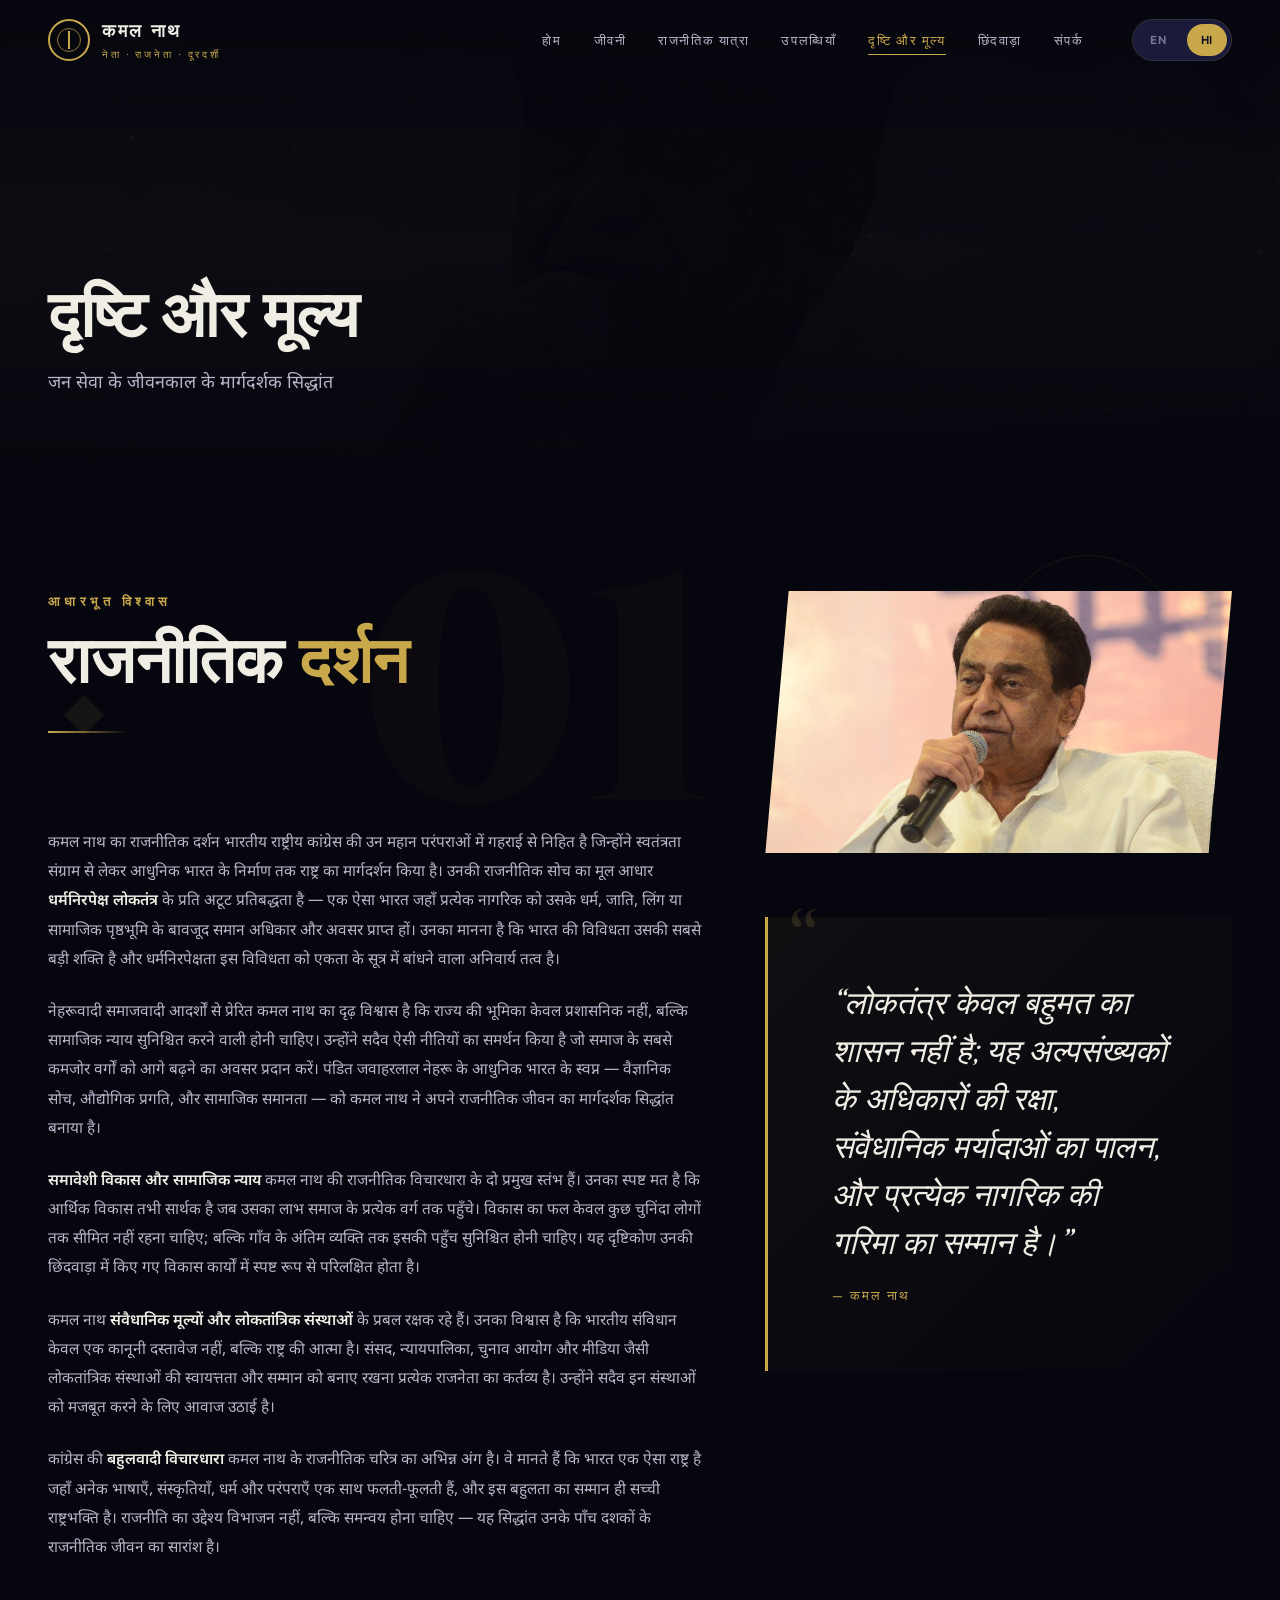
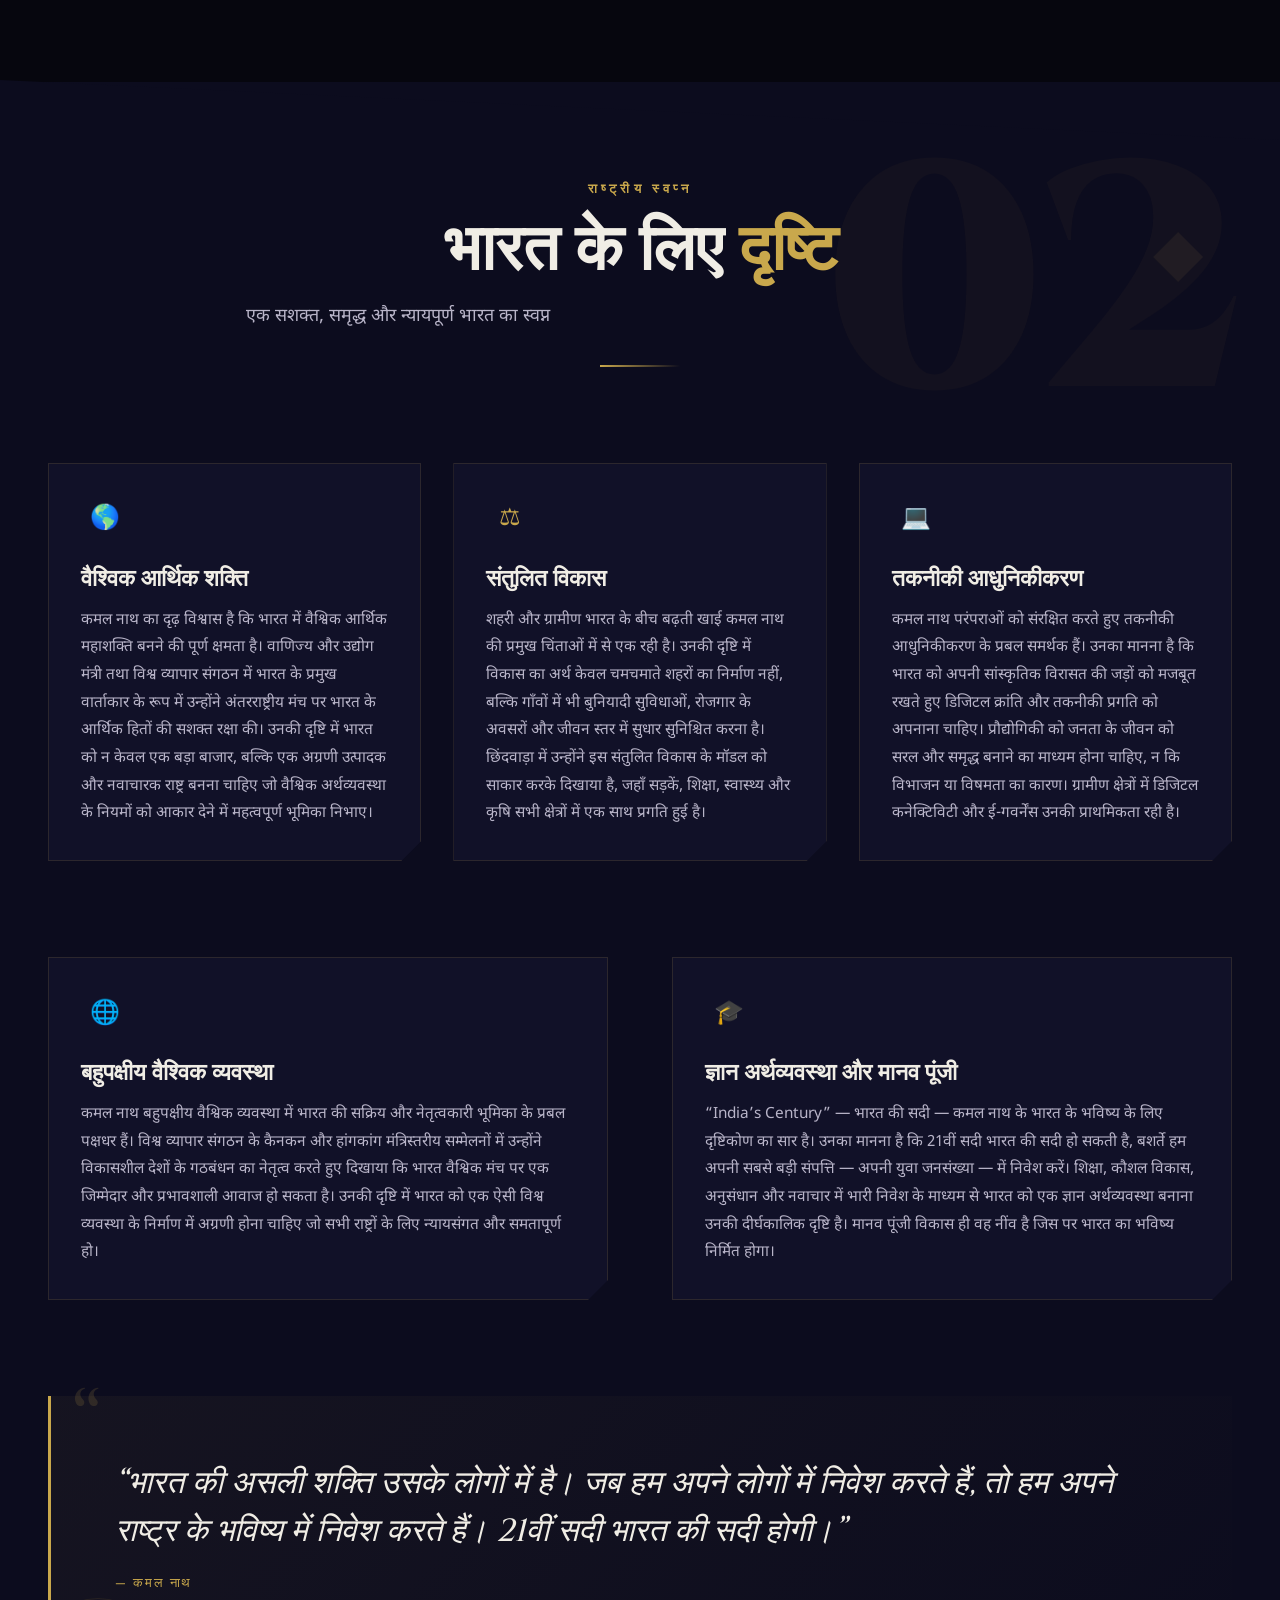
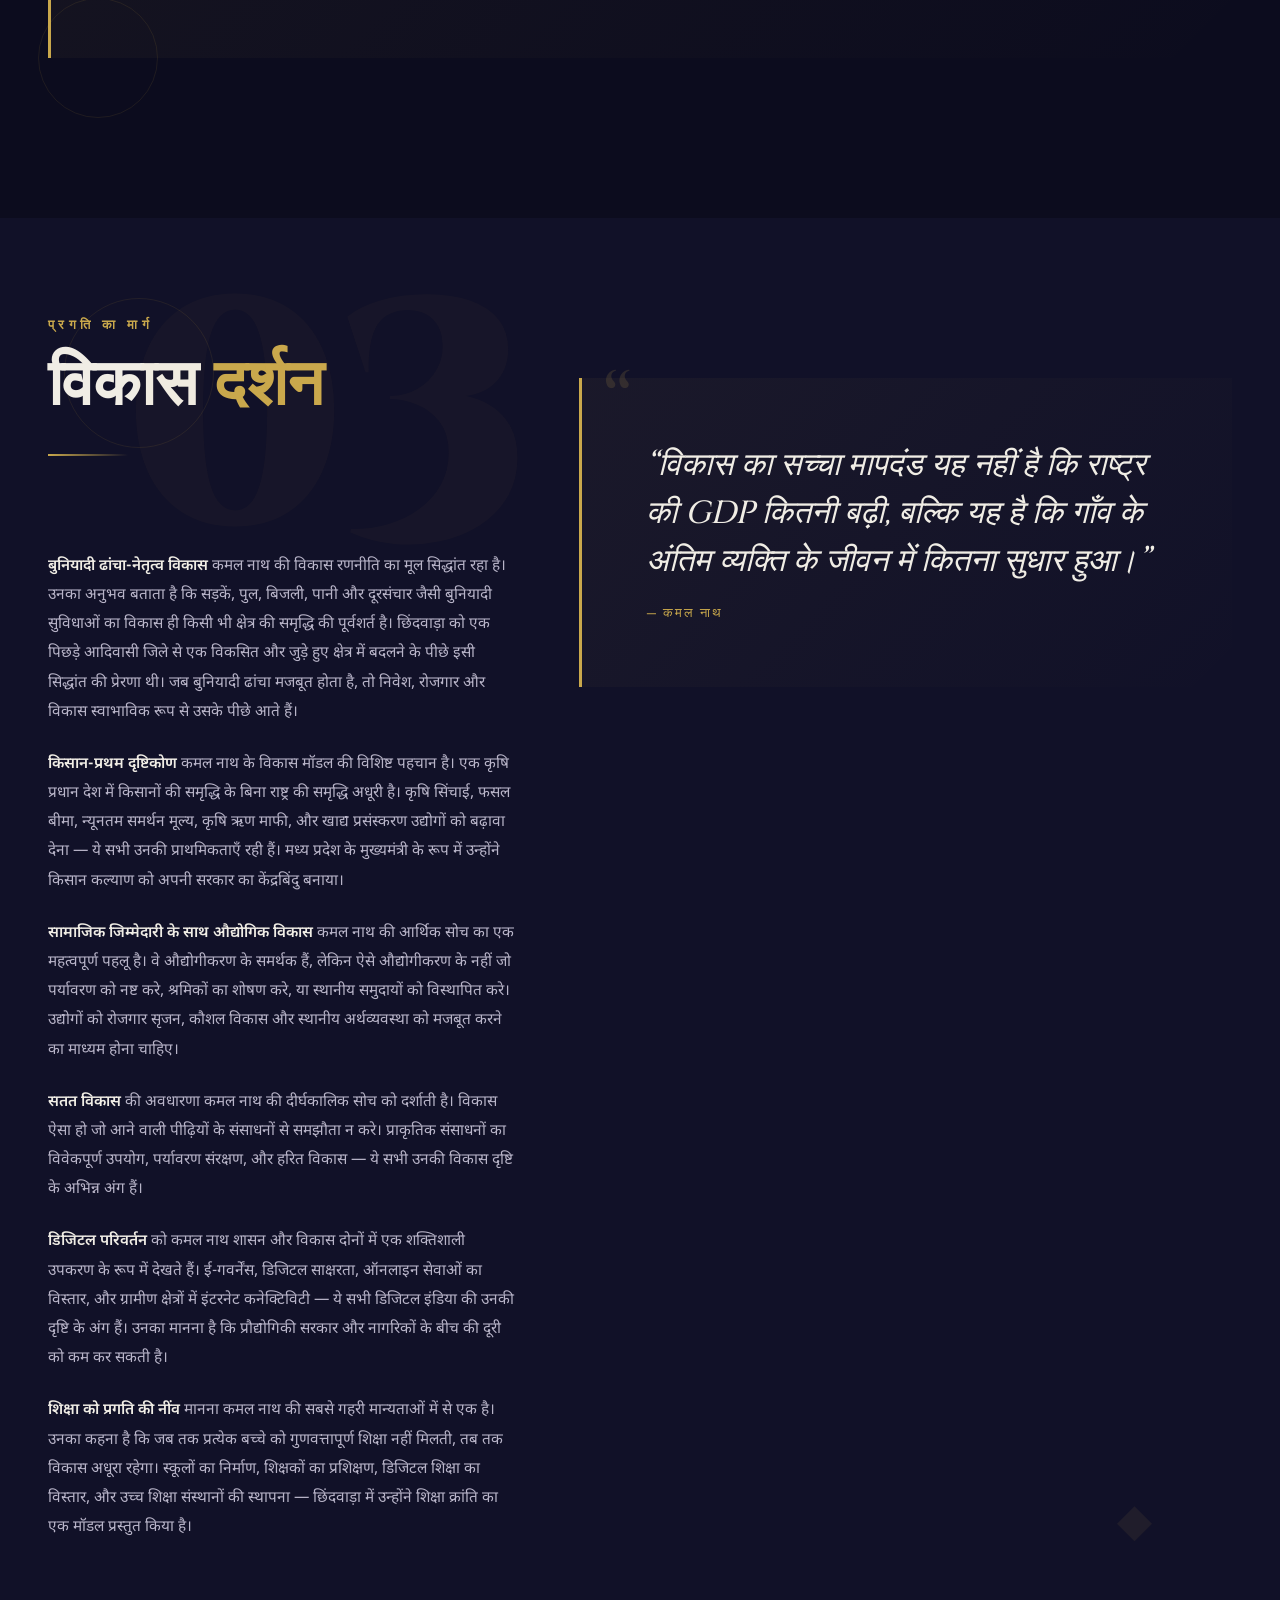
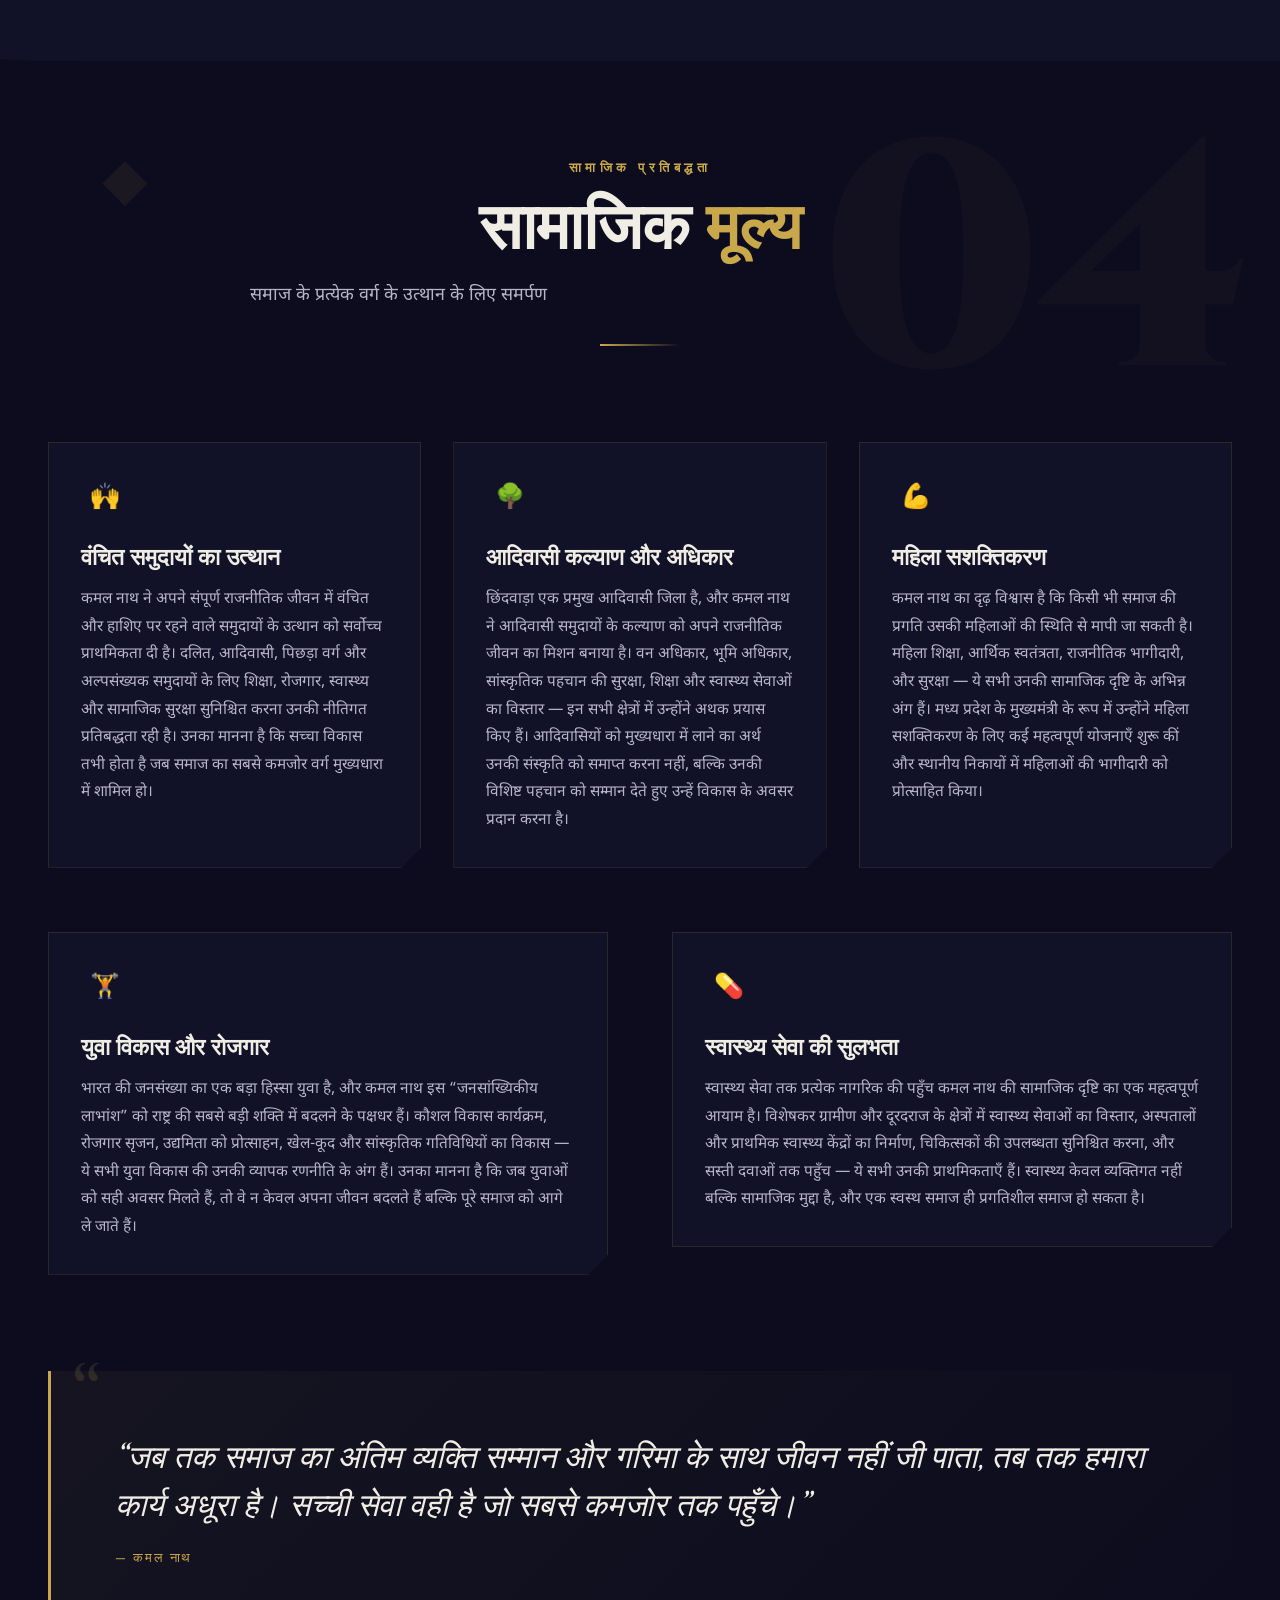
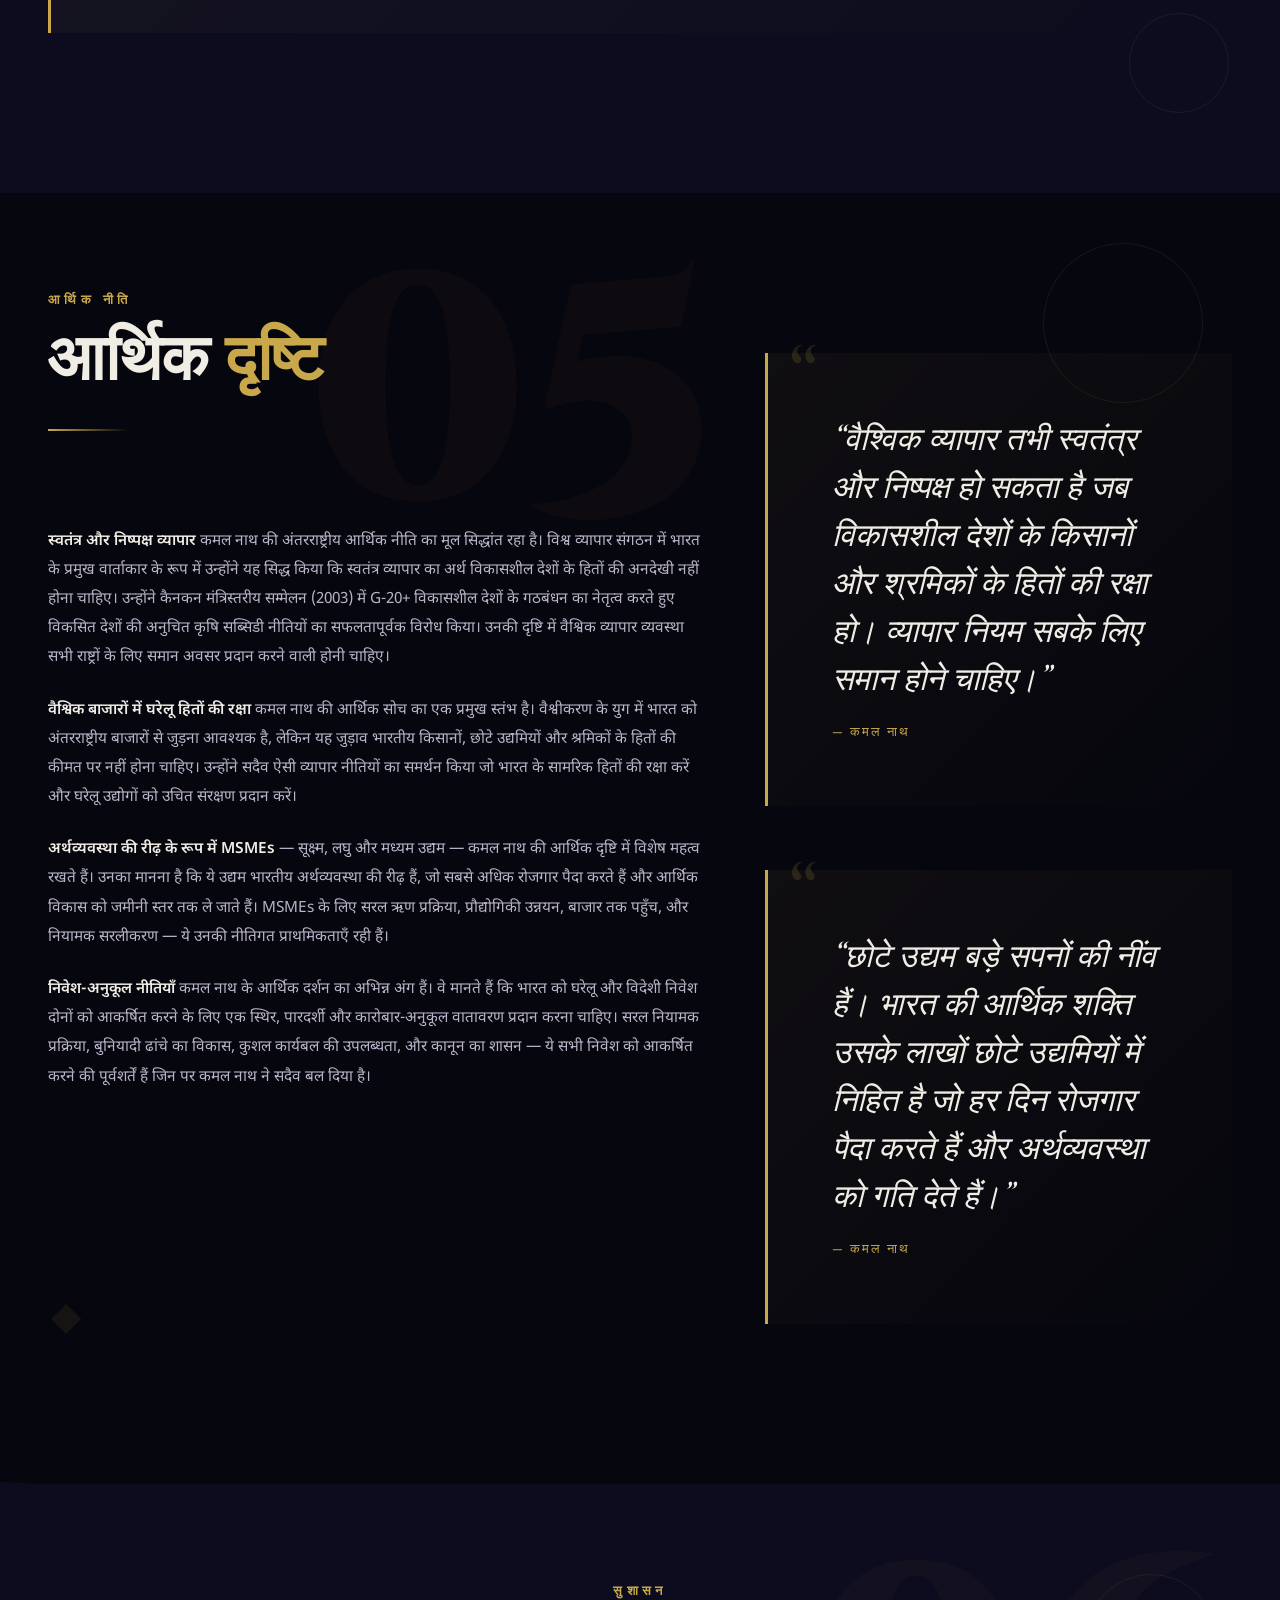
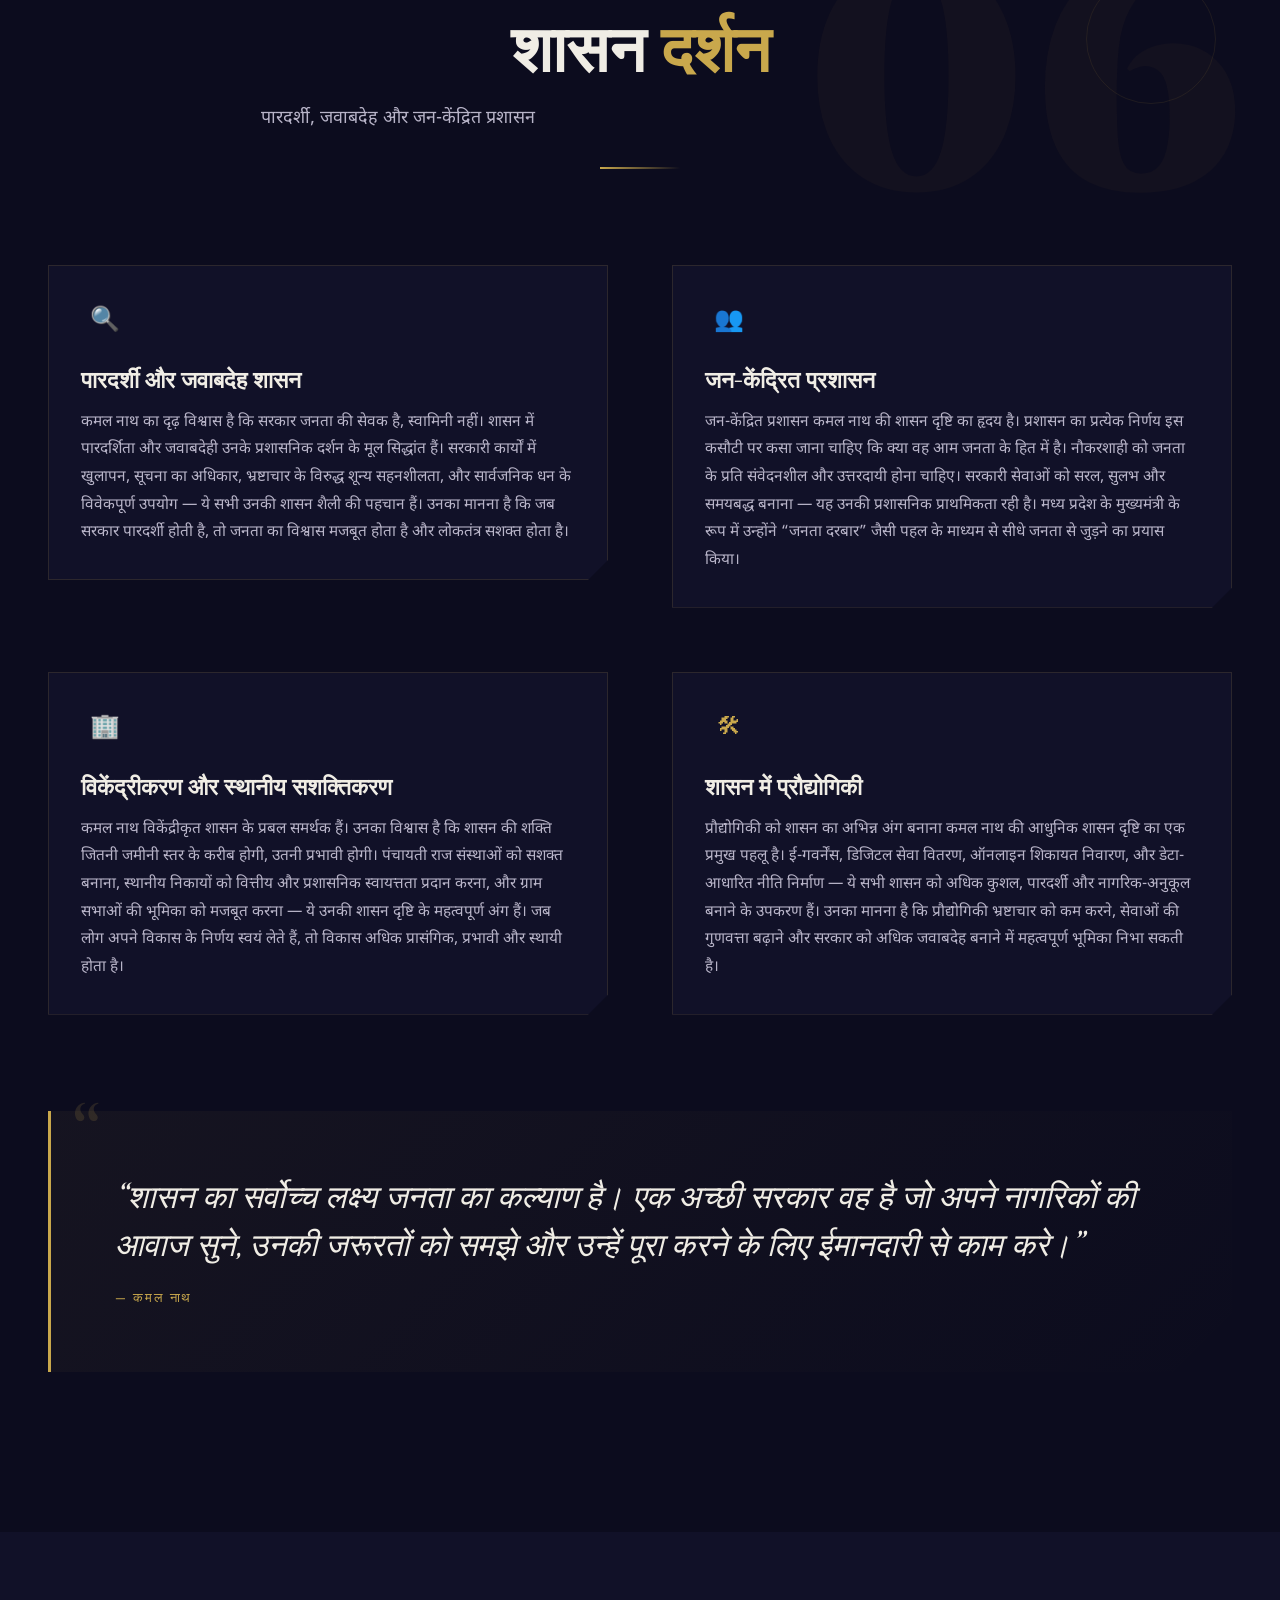
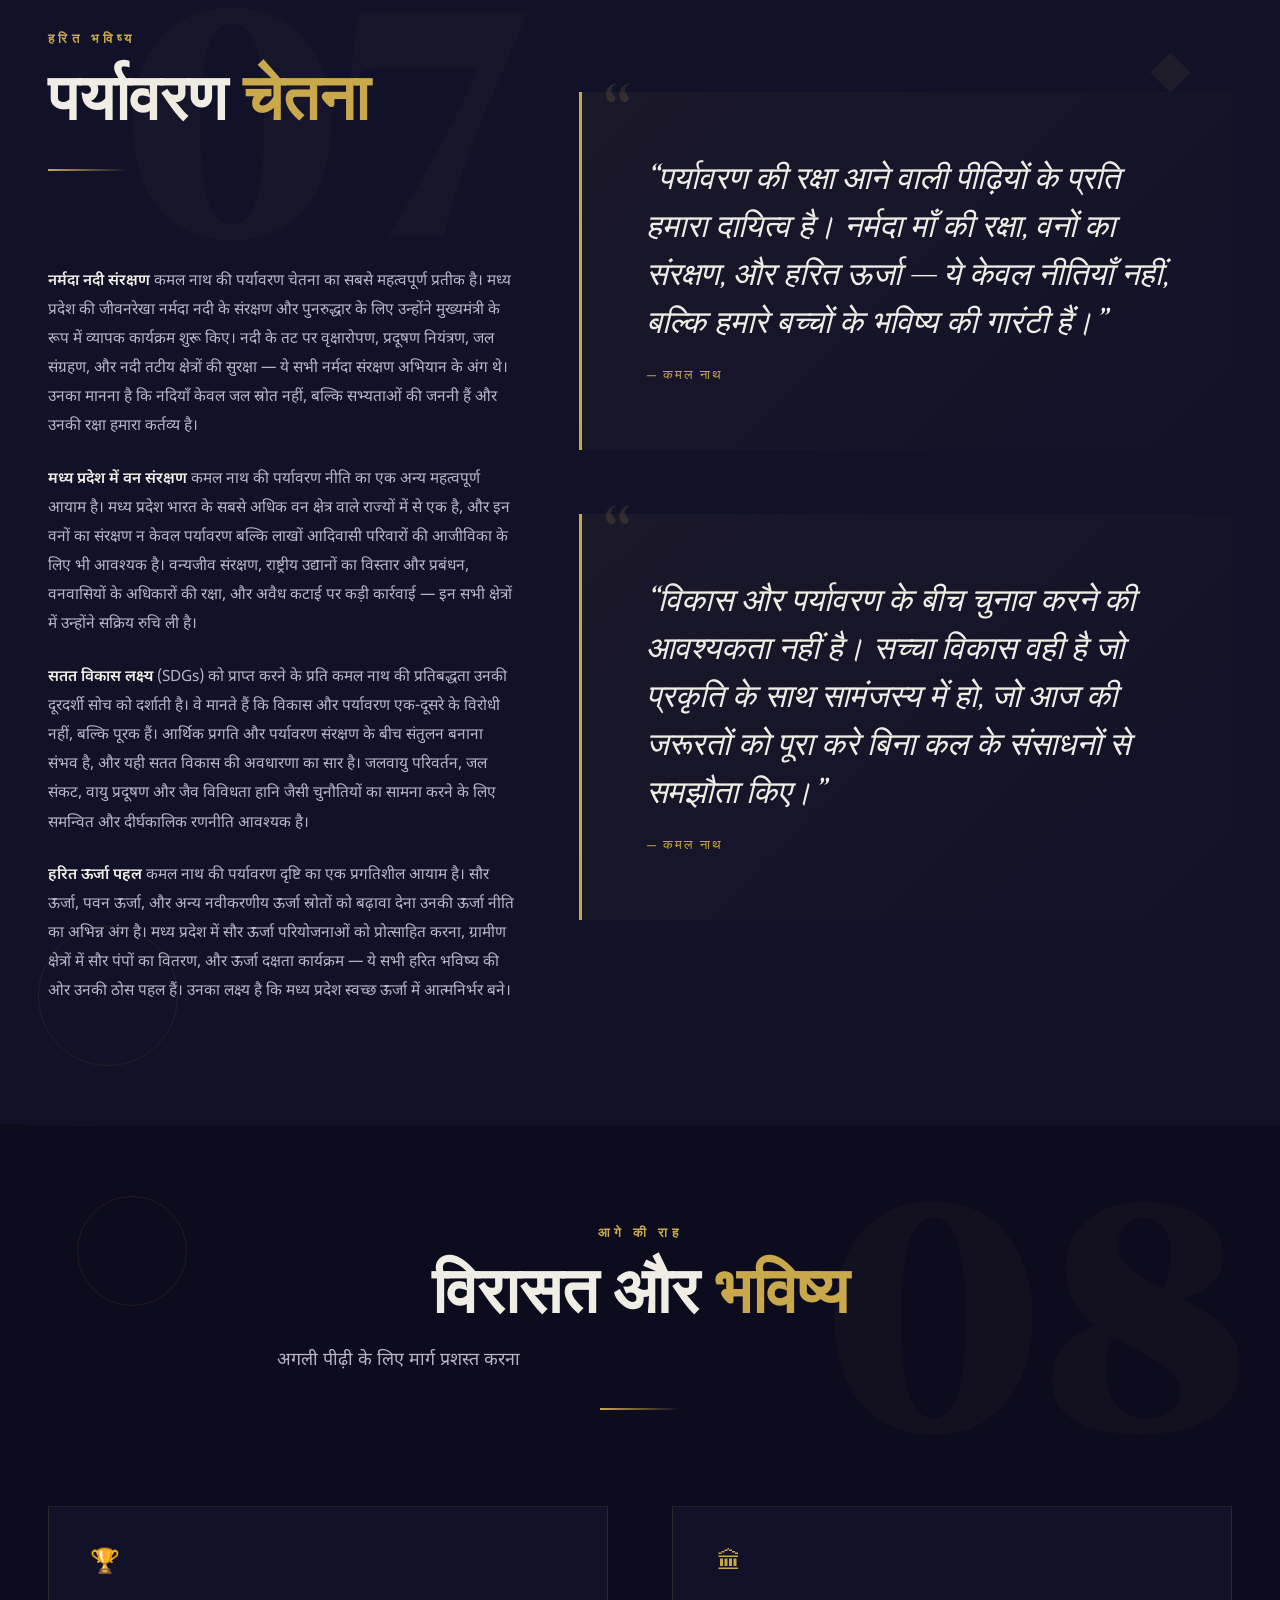
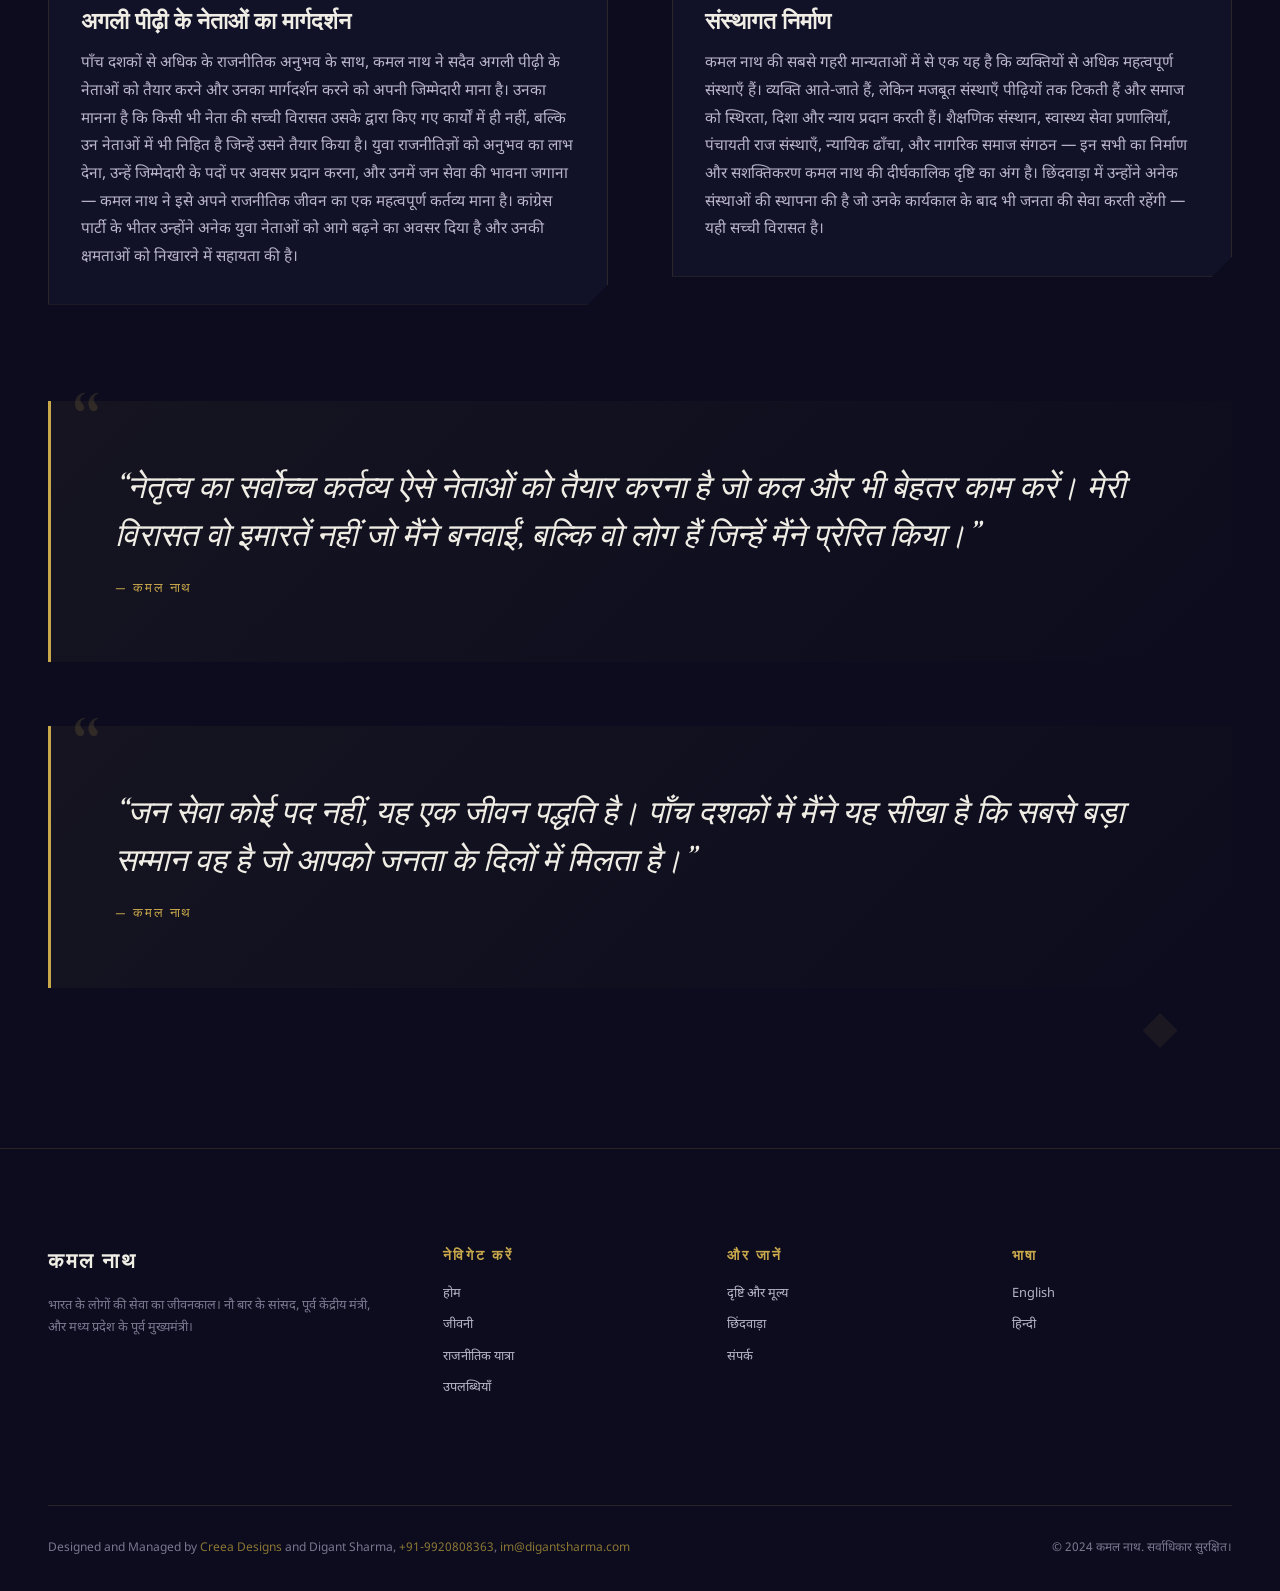
<file: hi/vision-values.html>
<!DOCTYPE html>
<html lang="hi">
<head>
  <meta charset="UTF-8">
  <meta name="viewport" content="width=device-width, initial-scale=1.0">
  <meta name="description" content="कमल नाथ की दृष्टि और मूल्य - जन सेवा, समावेशी विकास, सामाजिक न्याय और सतत प्रगति के मार्गदर्शक सिद्धांत।">
  <meta name="keywords" content="कमल नाथ, दृष्टि, मूल्य, कांग्रेस, छिंदवाड़ा, मध्य प्रदेश, सामाजिक न्याय, विकास, भारतीय राजनीति">
  <meta name="author" content="कमल नाथ">
  <meta property="og:title" content="दृष्टि और मूल्य - कमल नाथ | आधिकारिक वेबसाइट">
  <meta property="og:description" content="कमल नाथ की दृष्टि और मूल्य - जन सेवा के जीवनकाल के मार्गदर्शक सिद्धांत।">
  <meta property="og:type" content="website">
  <title>दृष्टि और मूल्य - कमल नाथ | आधिकारिक वेबसाइट</title>
  <link rel="stylesheet" href="../css/style.css">
  <link rel="icon" type="image/x-icon" href="../images/favicon.ico">
</head>
<body class="hindi">

  <!-- Loading Screen -->
  <div class="loader">
    <div class="loader__emblem"></div>
    <div class="loader__text">लोड हो रहा है...</div>
  </div>

  <!-- Particle Background -->
  <canvas id="particle-canvas"></canvas>

  <!-- Navigation -->
  <nav class="nav">
    <a href="index.html" class="nav__logo">
      <div class="nav__logo-emblem">
        <span class="ashoka-spoke"></span>
      </div>
      <div>
        <span class="nav__logo-text">कमल नाथ</span>
        <span class="nav__logo-subtitle">नेता &middot; राजनेता &middot; दूरदर्शी</span>
      </div>
    </a>

    <div class="nav__links">
      <a href="index.html" class="nav__link">होम</a>
      <a href="biography.html" class="nav__link">जीवनी</a>
      <a href="political-journey.html" class="nav__link">राजनीतिक यात्रा</a>
      <a href="achievements.html" class="nav__link">उपलब्धियाँ</a>
      <a href="vision-values.html" class="nav__link active">दृष्टि और मूल्य</a>
      <a href="chhindwara.html" class="nav__link">छिंदवाड़ा</a>
      <a href="contact.html" class="nav__link">संपर्क</a>
      <div class="lang-toggle">
        <a href="../en/vision-values.html" class="lang-toggle__btn">EN</a>
        <a href="vision-values.html" class="lang-toggle__btn active">HI</a>
      </div>
    </div>

    <button class="nav__hamburger" aria-label="नेविगेशन मेनू टॉगल करें">
      <span></span>
      <span></span>
      <span></span>
    </button>
  </nav>

  <!-- Mobile Navigation Overlay -->
  <div class="nav__mobile-overlay">
    <a href="index.html" class="nav__link">होम</a>
    <a href="biography.html" class="nav__link">जीवनी</a>
    <a href="political-journey.html" class="nav__link">राजनीतिक यात्रा</a>
    <a href="achievements.html" class="nav__link">उपलब्धियाँ</a>
    <a href="vision-values.html" class="nav__link active">दृष्टि और मूल्य</a>
    <a href="chhindwara.html" class="nav__link">छिंदवाड़ा</a>
    <a href="contact.html" class="nav__link">संपर्क</a>
    <div class="lang-toggle">
      <a href="../en/vision-values.html" class="lang-toggle__btn">EN</a>
      <a href="vision-values.html" class="lang-toggle__btn active">HI</a>
    </div>
  </div>

  <!-- Page Header -->
  <header class="page-header">
    <div class="page-header__bg">
      <img src="../images/kamal-nath-header.jpg" alt="कमल नाथ">
      <div class="page-header__bg-overlay"></div>
    </div>
    <div class="page-header__content">
      <h1 class="page-header__title">दृष्टि और मूल्य</h1>
      <p class="page-header__subtitle">जन सेवा के जीवनकाल के मार्गदर्शक सिद्धांत</p>
    </div>
    <div class="page-header__diagonal"></div>
  </header>

  <!-- ============================================
       SECTION 1: राजनीतिक दर्शन
       ============================================ -->
  <section class="section section--void">
    <div class="float-element float-element--circle" style="width:180px;height:180px;top:60px;right:8%;" data-speed="0.05"></div>
    <div class="float-element float-element--diamond" style="width:40px;height:40px;top:200px;left:5%;" data-speed="0.08"></div>

    <div class="section__container">
      <div class="grid-asymmetric">
        <div>
          <div class="section__header reveal">
            <span class="section__bg-number">01</span>
            <p class="section__overline">आधारभूत विश्वास</p>
            <h2 class="section__title">राजनीतिक <span class="gold">दर्शन</span></h2>
            <div class="gold-sep"></div>
          </div>

          <div class="prose reveal reveal-delay-1">
            <p>कमल नाथ का राजनीतिक दर्शन भारतीय राष्ट्रीय कांग्रेस की उन महान परंपराओं में गहराई से निहित है जिन्होंने स्वतंत्रता संग्राम से लेकर आधुनिक भारत के निर्माण तक राष्ट्र का मार्गदर्शन किया है। उनकी राजनीतिक सोच का मूल आधार <strong>धर्मनिरपेक्ष लोकतंत्र</strong> के प्रति अटूट प्रतिबद्धता है &mdash; एक ऐसा भारत जहाँ प्रत्येक नागरिक को उसके धर्म, जाति, लिंग या सामाजिक पृष्ठभूमि के बावजूद समान अधिकार और अवसर प्राप्त हों। उनका मानना है कि भारत की विविधता उसकी सबसे बड़ी शक्ति है और धर्मनिरपेक्षता इस विविधता को एकता के सूत्र में बांधने वाला अनिवार्य तत्व है।</p>

            <p>नेहरूवादी समाजवादी आदर्शों से प्रेरित कमल नाथ का दृढ़ विश्वास है कि राज्य की भूमिका केवल प्रशासनिक नहीं, बल्कि सामाजिक न्याय सुनिश्चित करने वाली होनी चाहिए। उन्होंने सदैव ऐसी नीतियों का समर्थन किया है जो समाज के सबसे कमजोर वर्गों को आगे बढ़ने का अवसर प्रदान करें। पंडित जवाहरलाल नेहरू के आधुनिक भारत के स्वप्न &mdash; वैज्ञानिक सोच, औद्योगिक प्रगति, और सामाजिक समानता &mdash; को कमल नाथ ने अपने राजनीतिक जीवन का मार्गदर्शक सिद्धांत बनाया है।</p>

            <p><strong>समावेशी विकास और सामाजिक न्याय</strong> कमल नाथ की राजनीतिक विचारधारा के दो प्रमुख स्तंभ हैं। उनका स्पष्ट मत है कि आर्थिक विकास तभी सार्थक है जब उसका लाभ समाज के प्रत्येक वर्ग तक पहुँचे। विकास का फल केवल कुछ चुनिंदा लोगों तक सीमित नहीं रहना चाहिए; बल्कि गाँव के अंतिम व्यक्ति तक इसकी पहुँच सुनिश्चित होनी चाहिए। यह दृष्टिकोण उनकी छिंदवाड़ा में किए गए विकास कार्यों में स्पष्ट रूप से परिलक्षित होता है।</p>

            <p>कमल नाथ <strong>संवैधानिक मूल्यों और लोकतांत्रिक संस्थाओं</strong> के प्रबल रक्षक रहे हैं। उनका विश्वास है कि भारतीय संविधान केवल एक कानूनी दस्तावेज नहीं, बल्कि राष्ट्र की आत्मा है। संसद, न्यायपालिका, चुनाव आयोग और मीडिया जैसी लोकतांत्रिक संस्थाओं की स्वायत्तता और सम्मान को बनाए रखना प्रत्येक राजनेता का कर्तव्य है। उन्होंने सदैव इन संस्थाओं को मजबूत करने के लिए आवाज उठाई है।</p>

            <p>कांग्रेस की <strong>बहुलवादी विचारधारा</strong> कमल नाथ के राजनीतिक चरित्र का अभिन्न अंग है। वे मानते हैं कि भारत एक ऐसा राष्ट्र है जहाँ अनेक भाषाएँ, संस्कृतियाँ, धर्म और परंपराएँ एक साथ फलती-फूलती हैं, और इस बहुलता का सम्मान ही सच्ची राष्ट्रभक्ति है। राजनीति का उद्देश्य विभाजन नहीं, बल्कि समन्वय होना चाहिए &mdash; यह सिद्धांत उनके पाँच दशकों के राजनीतिक जीवन का सारांश है।</p>
          </div>
        </div>

        <div class="reveal reveal--right reveal-delay-2">
          <div class="img-diagonal img-reveal" style="margin-bottom: var(--space-md);">
            <img src="../images/kamal-nath-header.jpg" alt="कमल नाथ - दृष्टि और मूल्य" loading="lazy">
          </div>

          <div class="quote-block" style="margin-top: var(--space-lg);">
            <div class="quote-block__text">&ldquo;लोकतंत्र केवल बहुमत का शासन नहीं है; यह अल्पसंख्यकों के अधिकारों की रक्षा, संवैधानिक मर्यादाओं का पालन, और प्रत्येक नागरिक की गरिमा का सम्मान है।&rdquo;</div>
            <div class="quote-block__attribution">&mdash; कमल नाथ</div>
          </div>
        </div>
      </div>
    </div>
  </section>

  <!-- ============================================
       SECTION 2: भारत के लिए दृष्टि
       ============================================ -->
  <section class="section section--dark">
    <div class="section__diagonal-top"></div>
    <div class="float-element float-element--circle" style="width:120px;height:120px;bottom:100px;left:3%;" data-speed="-0.04"></div>
    <div class="float-element float-element--diamond" style="width:50px;height:50px;top:150px;right:6%;" data-speed="0.06"></div>

    <div class="section__container">
      <div class="section__header text-center reveal">
        <span class="section__bg-number">02</span>
        <p class="section__overline">राष्ट्रीय स्वप्न</p>
        <h2 class="section__title">भारत के लिए <span class="gold">दृष्टि</span></h2>
        <p class="section__subtitle">एक सशक्त, समृद्ध और न्यायपूर्ण भारत का स्वप्न</p>
        <div class="gold-sep gold-sep--center"></div>
      </div>

      <div class="grid-thirds reveal reveal-delay-1">
        <div class="card card--diagonal glow-card">
          <div class="card__icon">&#127758;</div>
          <div class="card__title">वैश्विक आर्थिक शक्ति</div>
          <div class="card__text">
            <p>कमल नाथ का दृढ़ विश्वास है कि भारत में वैश्विक आर्थिक महाशक्ति बनने की पूर्ण क्षमता है। वाणिज्य और उद्योग मंत्री तथा विश्व व्यापार संगठन में भारत के प्रमुख वार्ताकार के रूप में उन्होंने अंतरराष्ट्रीय मंच पर भारत के आर्थिक हितों की सशक्त रक्षा की। उनकी दृष्टि में भारत को न केवल एक बड़ा बाजार, बल्कि एक अग्रणी उत्पादक और नवाचारक राष्ट्र बनना चाहिए जो वैश्विक अर्थव्यवस्था के नियमों को आकार देने में महत्वपूर्ण भूमिका निभाए।</p>
          </div>
        </div>

        <div class="card card--diagonal glow-card">
          <div class="card__icon">&#9878;</div>
          <div class="card__title">संतुलित विकास</div>
          <div class="card__text">
            <p>शहरी और ग्रामीण भारत के बीच बढ़ती खाई कमल नाथ की प्रमुख चिंताओं में से एक रही है। उनकी दृष्टि में विकास का अर्थ केवल चमचमाते शहरों का निर्माण नहीं, बल्कि गाँवों में भी बुनियादी सुविधाओं, रोजगार के अवसरों और जीवन स्तर में सुधार सुनिश्चित करना है। छिंदवाड़ा में उन्होंने इस संतुलित विकास के मॉडल को साकार करके दिखाया है, जहाँ सड़कें, शिक्षा, स्वास्थ्य और कृषि सभी क्षेत्रों में एक साथ प्रगति हुई है।</p>
          </div>
        </div>

        <div class="card card--diagonal glow-card">
          <div class="card__icon">&#128187;</div>
          <div class="card__title">तकनीकी आधुनिकीकरण</div>
          <div class="card__text">
            <p>कमल नाथ परंपराओं को संरक्षित करते हुए तकनीकी आधुनिकीकरण के प्रबल समर्थक हैं। उनका मानना है कि भारत को अपनी सांस्कृतिक विरासत की जड़ों को मजबूत रखते हुए डिजिटल क्रांति और तकनीकी प्रगति को अपनाना चाहिए। प्रौद्योगिकी को जनता के जीवन को सरल और समृद्ध बनाने का माध्यम होना चाहिए, न कि विभाजन या विषमता का कारण। ग्रामीण क्षेत्रों में डिजिटल कनेक्टिविटी और ई-गवर्नेंस उनकी प्राथमिकता रही है।</p>
          </div>
        </div>
      </div>

      <div class="grid-halves reveal reveal-delay-2" style="margin-top: var(--space-xl);">
        <div class="card card--diagonal glow-card">
          <div class="card__icon">&#127760;</div>
          <div class="card__title">बहुपक्षीय वैश्विक व्यवस्था</div>
          <div class="card__text">
            <p>कमल नाथ बहुपक्षीय वैश्विक व्यवस्था में भारत की सक्रिय और नेतृत्वकारी भूमिका के प्रबल पक्षधर हैं। विश्व व्यापार संगठन के कैनकन और हांगकांग मंत्रिस्तरीय सम्मेलनों में उन्होंने विकासशील देशों के गठबंधन का नेतृत्व करते हुए दिखाया कि भारत वैश्विक मंच पर एक जिम्मेदार और प्रभावशाली आवाज हो सकता है। उनकी दृष्टि में भारत को एक ऐसी विश्व व्यवस्था के निर्माण में अग्रणी होना चाहिए जो सभी राष्ट्रों के लिए न्यायसंगत और समतापूर्ण हो।</p>
          </div>
        </div>

        <div class="card card--diagonal glow-card">
          <div class="card__icon">&#127891;</div>
          <div class="card__title">ज्ञान अर्थव्यवस्था और मानव पूंजी</div>
          <div class="card__text">
            <p>&ldquo;India&rsquo;s Century&rdquo; &mdash; भारत की सदी &mdash; कमल नाथ के भारत के भविष्य के लिए दृष्टिकोण का सार है। उनका मानना है कि 21वीं सदी भारत की सदी हो सकती है, बशर्ते हम अपनी सबसे बड़ी संपत्ति &mdash; अपनी युवा जनसंख्या &mdash; में निवेश करें। शिक्षा, कौशल विकास, अनुसंधान और नवाचार में भारी निवेश के माध्यम से भारत को एक ज्ञान अर्थव्यवस्था बनाना उनकी दीर्घकालिक दृष्टि है। मानव पूंजी विकास ही वह नींव है जिस पर भारत का भविष्य निर्मित होगा।</p>
          </div>
        </div>
      </div>

      <div class="quote-block reveal reveal-delay-3" style="margin-top: var(--space-xl);">
        <div class="quote-block__text">&ldquo;भारत की असली शक्ति उसके लोगों में है। जब हम अपने लोगों में निवेश करते हैं, तो हम अपने राष्ट्र के भविष्य में निवेश करते हैं। 21वीं सदी भारत की सदी होगी।&rdquo;</div>
        <div class="quote-block__attribution">&mdash; कमल नाथ</div>
      </div>
    </div>
  </section>

  <!-- ============================================
       SECTION 3: विकास दर्शन
       ============================================ -->
  <section class="section section--surface">
    <div class="float-element float-element--circle" style="width:150px;height:150px;top:80px;left:5%;" data-speed="0.04"></div>
    <div class="float-element float-element--diamond" style="width:35px;height:35px;bottom:120px;right:10%;" data-speed="0.07"></div>

    <div class="section__container">
      <div class="grid-asymmetric grid-asymmetric--reverse">
        <div>
          <div class="section__header reveal">
            <span class="section__bg-number">03</span>
            <p class="section__overline">प्रगति का मार्ग</p>
            <h2 class="section__title">विकास <span class="gold">दर्शन</span></h2>
            <div class="gold-sep"></div>
          </div>

          <div class="prose reveal reveal-delay-1">
            <p><strong>बुनियादी ढांचा-नेतृत्व विकास</strong> कमल नाथ की विकास रणनीति का मूल सिद्धांत रहा है। उनका अनुभव बताता है कि सड़कें, पुल, बिजली, पानी और दूरसंचार जैसी बुनियादी सुविधाओं का विकास ही किसी भी क्षेत्र की समृद्धि की पूर्वशर्त है। छिंदवाड़ा को एक पिछड़े आदिवासी जिले से एक विकसित और जुड़े हुए क्षेत्र में बदलने के पीछे इसी सिद्धांत की प्रेरणा थी। जब बुनियादी ढांचा मजबूत होता है, तो निवेश, रोजगार और विकास स्वाभाविक रूप से उसके पीछे आते हैं।</p>

            <p><strong>किसान-प्रथम दृष्टिकोण</strong> कमल नाथ के विकास मॉडल की विशिष्ट पहचान है। एक कृषि प्रधान देश में किसानों की समृद्धि के बिना राष्ट्र की समृद्धि अधूरी है। कृषि सिंचाई, फसल बीमा, न्यूनतम समर्थन मूल्य, कृषि ऋण माफी, और खाद्य प्रसंस्करण उद्योगों को बढ़ावा देना &mdash; ये सभी उनकी प्राथमिकताएँ रही हैं। मध्य प्रदेश के मुख्यमंत्री के रूप में उन्होंने किसान कल्याण को अपनी सरकार का केंद्रबिंदु बनाया।</p>

            <p><strong>सामाजिक जिम्मेदारी के साथ औद्योगिक विकास</strong> कमल नाथ की आर्थिक सोच का एक महत्वपूर्ण पहलू है। वे औद्योगीकरण के समर्थक हैं, लेकिन ऐसे औद्योगीकरण के नहीं जो पर्यावरण को नष्ट करे, श्रमिकों का शोषण करे, या स्थानीय समुदायों को विस्थापित करे। उद्योगों को रोजगार सृजन, कौशल विकास और स्थानीय अर्थव्यवस्था को मजबूत करने का माध्यम होना चाहिए।</p>

            <p><strong>सतत विकास</strong> की अवधारणा कमल नाथ की दीर्घकालिक सोच को दर्शाती है। विकास ऐसा हो जो आने वाली पीढ़ियों के संसाधनों से समझौता न करे। प्राकृतिक संसाधनों का विवेकपूर्ण उपयोग, पर्यावरण संरक्षण, और हरित विकास &mdash; ये सभी उनकी विकास दृष्टि के अभिन्न अंग हैं।</p>

            <p><strong>डिजिटल परिवर्तन</strong> को कमल नाथ शासन और विकास दोनों में एक शक्तिशाली उपकरण के रूप में देखते हैं। ई-गवर्नेंस, डिजिटल साक्षरता, ऑनलाइन सेवाओं का विस्तार, और ग्रामीण क्षेत्रों में इंटरनेट कनेक्टिविटी &mdash; ये सभी डिजिटल इंडिया की उनकी दृष्टि के अंग हैं। उनका मानना है कि प्रौद्योगिकी सरकार और नागरिकों के बीच की दूरी को कम कर सकती है।</p>

            <p><strong>शिक्षा को प्रगति की नींव</strong> मानना कमल नाथ की सबसे गहरी मान्यताओं में से एक है। उनका कहना है कि जब तक प्रत्येक बच्चे को गुणवत्तापूर्ण शिक्षा नहीं मिलती, तब तक विकास अधूरा रहेगा। स्कूलों का निर्माण, शिक्षकों का प्रशिक्षण, डिजिटल शिक्षा का विस्तार, और उच्च शिक्षा संस्थानों की स्थापना &mdash; छिंदवाड़ा में उन्होंने शिक्षा क्रांति का एक मॉडल प्रस्तुत किया है।</p>
          </div>
        </div>

        <div class="reveal reveal--left reveal-delay-2">
          <div class="quote-block" style="margin-top: var(--space-lg);">
            <div class="quote-block__text">&ldquo;विकास का सच्चा मापदंड यह नहीं है कि राष्ट्र की GDP कितनी बढ़ी, बल्कि यह है कि गाँव के अंतिम व्यक्ति के जीवन में कितना सुधार हुआ।&rdquo;</div>
            <div class="quote-block__attribution">&mdash; कमल नाथ</div>
          </div>


        </div>
      </div>
    </div>
  </section>

  <!-- ============================================
       SECTION 4: सामाजिक मूल्य
       ============================================ -->
  <section class="section section--dark">
    <div class="section__diagonal-top"></div>
    <div class="float-element float-element--diamond" style="width:45px;height:45px;top:100px;left:8%;" data-speed="0.06"></div>
    <div class="float-element float-element--circle" style="width:100px;height:100px;bottom:80px;right:4%;" data-speed="-0.05"></div>

    <div class="section__container">
      <div class="section__header text-center reveal">
        <span class="section__bg-number">04</span>
        <p class="section__overline">सामाजिक प्रतिबद्धता</p>
        <h2 class="section__title">सामाजिक <span class="gold">मूल्य</span></h2>
        <p class="section__subtitle">समाज के प्रत्येक वर्ग के उत्थान के लिए समर्पण</p>
        <div class="gold-sep gold-sep--center"></div>
      </div>

      <div class="grid-thirds reveal reveal-delay-1">
        <div class="card card--diagonal glow-card">
          <div class="card__icon">&#128588;</div>
          <div class="card__title">वंचित समुदायों का उत्थान</div>
          <div class="card__text">
            <p>कमल नाथ ने अपने संपूर्ण राजनीतिक जीवन में वंचित और हाशिए पर रहने वाले समुदायों के उत्थान को सर्वोच्च प्राथमिकता दी है। दलित, आदिवासी, पिछड़ा वर्ग और अल्पसंख्यक समुदायों के लिए शिक्षा, रोजगार, स्वास्थ्य और सामाजिक सुरक्षा सुनिश्चित करना उनकी नीतिगत प्रतिबद्धता रही है। उनका मानना है कि सच्चा विकास तभी होता है जब समाज का सबसे कमजोर वर्ग मुख्यधारा में शामिल हो।</p>
          </div>
        </div>

        <div class="card card--diagonal glow-card">
          <div class="card__icon">&#127795;</div>
          <div class="card__title">आदिवासी कल्याण और अधिकार</div>
          <div class="card__text">
            <p>छिंदवाड़ा एक प्रमुख आदिवासी जिला है, और कमल नाथ ने आदिवासी समुदायों के कल्याण को अपने राजनीतिक जीवन का मिशन बनाया है। वन अधिकार, भूमि अधिकार, सांस्कृतिक पहचान की सुरक्षा, शिक्षा और स्वास्थ्य सेवाओं का विस्तार &mdash; इन सभी क्षेत्रों में उन्होंने अथक प्रयास किए हैं। आदिवासियों को मुख्यधारा में लाने का अर्थ उनकी संस्कृति को समाप्त करना नहीं, बल्कि उनकी विशिष्ट पहचान को सम्मान देते हुए उन्हें विकास के अवसर प्रदान करना है।</p>
          </div>
        </div>

        <div class="card card--diagonal glow-card">
          <div class="card__icon">&#128170;</div>
          <div class="card__title">महिला सशक्तिकरण</div>
          <div class="card__text">
            <p>कमल नाथ का दृढ़ विश्वास है कि किसी भी समाज की प्रगति उसकी महिलाओं की स्थिति से मापी जा सकती है। महिला शिक्षा, आर्थिक स्वतंत्रता, राजनीतिक भागीदारी, और सुरक्षा &mdash; ये सभी उनकी सामाजिक दृष्टि के अभिन्न अंग हैं। मध्य प्रदेश के मुख्यमंत्री के रूप में उन्होंने महिला सशक्तिकरण के लिए कई महत्वपूर्ण योजनाएँ शुरू कीं और स्थानीय निकायों में महिलाओं की भागीदारी को प्रोत्साहित किया।</p>
          </div>
        </div>
      </div>

      <div class="grid-halves reveal reveal-delay-2" style="margin-top: var(--space-lg);">
        <div class="card card--diagonal glow-card">
          <div class="card__icon">&#127947;</div>
          <div class="card__title">युवा विकास और रोजगार</div>
          <div class="card__text">
            <p>भारत की जनसंख्या का एक बड़ा हिस्सा युवा है, और कमल नाथ इस &ldquo;जनसांख्यिकीय लाभांश&rdquo; को राष्ट्र की सबसे बड़ी शक्ति में बदलने के पक्षधर हैं। कौशल विकास कार्यक्रम, रोजगार सृजन, उद्यमिता को प्रोत्साहन, खेल-कूद और सांस्कृतिक गतिविधियों का विकास &mdash; ये सभी युवा विकास की उनकी व्यापक रणनीति के अंग हैं। उनका मानना है कि जब युवाओं को सही अवसर मिलते हैं, तो वे न केवल अपना जीवन बदलते हैं बल्कि पूरे समाज को आगे ले जाते हैं।</p>
          </div>
        </div>

        <div class="card card--diagonal glow-card">
          <div class="card__icon">&#128138;</div>
          <div class="card__title">स्वास्थ्य सेवा की सुलभता</div>
          <div class="card__text">
            <p>स्वास्थ्य सेवा तक प्रत्येक नागरिक की पहुँच कमल नाथ की सामाजिक दृष्टि का एक महत्वपूर्ण आयाम है। विशेषकर ग्रामीण और दूरदराज के क्षेत्रों में स्वास्थ्य सेवाओं का विस्तार, अस्पतालों और प्राथमिक स्वास्थ्य केंद्रों का निर्माण, चिकित्सकों की उपलब्धता सुनिश्चित करना, और सस्ती दवाओं तक पहुँच &mdash; ये सभी उनकी प्राथमिकताएँ हैं। स्वास्थ्य केवल व्यक्तिगत नहीं बल्कि सामाजिक मुद्दा है, और एक स्वस्थ समाज ही प्रगतिशील समाज हो सकता है।</p>
          </div>
        </div>
      </div>

      <div class="quote-block reveal reveal-delay-3" style="margin-top: var(--space-xl);">
        <div class="quote-block__text">&ldquo;जब तक समाज का अंतिम व्यक्ति सम्मान और गरिमा के साथ जीवन नहीं जी पाता, तब तक हमारा कार्य अधूरा है। सच्ची सेवा वही है जो सबसे कमजोर तक पहुँचे।&rdquo;</div>
        <div class="quote-block__attribution">&mdash; कमल नाथ</div>
      </div>
    </div>
  </section>

  <!-- ============================================
       SECTION 5: आर्थिक दृष्टि
       ============================================ -->
  <section class="section section--void">
    <div class="float-element float-element--circle" style="width:160px;height:160px;top:50px;right:6%;" data-speed="0.05"></div>
    <div class="float-element float-element--diamond" style="width:30px;height:30px;bottom:150px;left:4%;" data-speed="0.09"></div>

    <div class="section__container">
      <div class="grid-asymmetric">
        <div>
          <div class="section__header reveal">
            <span class="section__bg-number">05</span>
            <p class="section__overline">आर्थिक नीति</p>
            <h2 class="section__title">आर्थिक <span class="gold">दृष्टि</span></h2>
            <div class="gold-sep"></div>
          </div>

          <div class="prose reveal reveal-delay-1">
            <p><strong>स्वतंत्र और निष्पक्ष व्यापार</strong> कमल नाथ की अंतरराष्ट्रीय आर्थिक नीति का मूल सिद्धांत रहा है। विश्व व्यापार संगठन में भारत के प्रमुख वार्ताकार के रूप में उन्होंने यह सिद्ध किया कि स्वतंत्र व्यापार का अर्थ विकासशील देशों के हितों की अनदेखी नहीं होना चाहिए। उन्होंने कैनकन मंत्रिस्तरीय सम्मेलन (2003) में G-20+ विकासशील देशों के गठबंधन का नेतृत्व करते हुए विकसित देशों की अनुचित कृषि सब्सिडी नीतियों का सफलतापूर्वक विरोध किया। उनकी दृष्टि में वैश्विक व्यापार व्यवस्था सभी राष्ट्रों के लिए समान अवसर प्रदान करने वाली होनी चाहिए।</p>

            <p><strong>वैश्विक बाजारों में घरेलू हितों की रक्षा</strong> कमल नाथ की आर्थिक सोच का एक प्रमुख स्तंभ है। वैश्वीकरण के युग में भारत को अंतरराष्ट्रीय बाजारों से जुड़ना आवश्यक है, लेकिन यह जुड़ाव भारतीय किसानों, छोटे उद्यमियों और श्रमिकों के हितों की कीमत पर नहीं होना चाहिए। उन्होंने सदैव ऐसी व्यापार नीतियों का समर्थन किया जो भारत के सामरिक हितों की रक्षा करें और घरेलू उद्योगों को उचित संरक्षण प्रदान करें।</p>

            <p><strong>अर्थव्यवस्था की रीढ़ के रूप में MSMEs</strong> &mdash; सूक्ष्म, लघु और मध्यम उद्यम &mdash; कमल नाथ की आर्थिक दृष्टि में विशेष महत्व रखते हैं। उनका मानना है कि ये उद्यम भारतीय अर्थव्यवस्था की रीढ़ हैं, जो सबसे अधिक रोजगार पैदा करते हैं और आर्थिक विकास को जमीनी स्तर तक ले जाते हैं। MSMEs के लिए सरल ऋण प्रक्रिया, प्रौद्योगिकी उन्नयन, बाजार तक पहुँच, और नियामक सरलीकरण &mdash; ये उनकी नीतिगत प्राथमिकताएँ रही हैं।</p>

            <p><strong>निवेश-अनुकूल नीतियाँ</strong> कमल नाथ के आर्थिक दर्शन का अभिन्न अंग हैं। वे मानते हैं कि भारत को घरेलू और विदेशी निवेश दोनों को आकर्षित करने के लिए एक स्थिर, पारदर्शी और कारोबार-अनुकूल वातावरण प्रदान करना चाहिए। सरल नियामक प्रक्रिया, बुनियादी ढांचे का विकास, कुशल कार्यबल की उपलब्धता, और कानून का शासन &mdash; ये सभी निवेश को आकर्षित करने की पूर्वशर्तें हैं जिन पर कमल नाथ ने सदैव बल दिया है।</p>
          </div>
        </div>

        <div class="reveal reveal--right reveal-delay-2">
          <div class="quote-block" style="margin-top: var(--space-lg);">
            <div class="quote-block__text">&ldquo;वैश्विक व्यापार तभी स्वतंत्र और निष्पक्ष हो सकता है जब विकासशील देशों के किसानों और श्रमिकों के हितों की रक्षा हो। व्यापार नियम सबके लिए समान होने चाहिए।&rdquo;</div>
            <div class="quote-block__attribution">&mdash; कमल नाथ</div>
          </div>

          <div class="quote-block" style="margin-top: var(--space-md);">
            <div class="quote-block__text">&ldquo;छोटे उद्यम बड़े सपनों की नींव हैं। भारत की आर्थिक शक्ति उसके लाखों छोटे उद्यमियों में निहित है जो हर दिन रोजगार पैदा करते हैं और अर्थव्यवस्था को गति देते हैं।&rdquo;</div>
            <div class="quote-block__attribution">&mdash; कमल नाथ</div>
          </div>
        </div>
      </div>
    </div>
  </section>

  <!-- ============================================
       SECTION 6: शासन दर्शन
       ============================================ -->
  <section class="section section--dark">
    <div class="section__diagonal-top"></div>
    <div class="float-element float-element--circle" style="width:130px;height:130px;top:90px;right:5%;" data-speed="-0.03"></div>

    <div class="section__container">
      <div class="section__header text-center reveal">
        <span class="section__bg-number">06</span>
        <p class="section__overline">सुशासन</p>
        <h2 class="section__title">शासन <span class="gold">दर्शन</span></h2>
        <p class="section__subtitle">पारदर्शी, जवाबदेह और जन-केंद्रित प्रशासन</p>
        <div class="gold-sep gold-sep--center"></div>
      </div>

      <div class="grid-halves reveal reveal-delay-1">
        <div class="card card--diagonal glow-card">
          <div class="card__icon">&#128269;</div>
          <div class="card__title">पारदर्शी और जवाबदेह शासन</div>
          <div class="card__text">
            <p>कमल नाथ का दृढ़ विश्वास है कि सरकार जनता की सेवक है, स्वामिनी नहीं। शासन में पारदर्शिता और जवाबदेही उनके प्रशासनिक दर्शन के मूल सिद्धांत हैं। सरकारी कार्यों में खुलापन, सूचना का अधिकार, भ्रष्टाचार के विरुद्ध शून्य सहनशीलता, और सार्वजनिक धन के विवेकपूर्ण उपयोग &mdash; ये सभी उनकी शासन शैली की पहचान हैं। उनका मानना है कि जब सरकार पारदर्शी होती है, तो जनता का विश्वास मजबूत होता है और लोकतंत्र सशक्त होता है।</p>
          </div>
        </div>

        <div class="card card--diagonal glow-card">
          <div class="card__icon">&#128101;</div>
          <div class="card__title">जन-केंद्रित प्रशासन</div>
          <div class="card__text">
            <p>जन-केंद्रित प्रशासन कमल नाथ की शासन दृष्टि का हृदय है। प्रशासन का प्रत्येक निर्णय इस कसौटी पर कसा जाना चाहिए कि क्या वह आम जनता के हित में है। नौकरशाही को जनता के प्रति संवेदनशील और उत्तरदायी होना चाहिए। सरकारी सेवाओं को सरल, सुलभ और समयबद्ध बनाना &mdash; यह उनकी प्रशासनिक प्राथमिकता रही है। मध्य प्रदेश के मुख्यमंत्री के रूप में उन्होंने &ldquo;जनता दरबार&rdquo; जैसी पहल के माध्यम से सीधे जनता से जुड़ने का प्रयास किया।</p>
          </div>
        </div>
      </div>

      <div class="grid-halves reveal reveal-delay-2" style="margin-top: var(--space-lg);">
        <div class="card card--diagonal glow-card">
          <div class="card__icon">&#127970;</div>
          <div class="card__title">विकेंद्रीकरण और स्थानीय सशक्तिकरण</div>
          <div class="card__text">
            <p>कमल नाथ विकेंद्रीकृत शासन के प्रबल समर्थक हैं। उनका विश्वास है कि शासन की शक्ति जितनी जमीनी स्तर के करीब होगी, उतनी प्रभावी होगी। पंचायती राज संस्थाओं को सशक्त बनाना, स्थानीय निकायों को वित्तीय और प्रशासनिक स्वायत्तता प्रदान करना, और ग्राम सभाओं की भूमिका को मजबूत करना &mdash; ये उनकी शासन दृष्टि के महत्वपूर्ण अंग हैं। जब लोग अपने विकास के निर्णय स्वयं लेते हैं, तो विकास अधिक प्रासंगिक, प्रभावी और स्थायी होता है।</p>
          </div>
        </div>

        <div class="card card--diagonal glow-card">
          <div class="card__icon">&#128736;</div>
          <div class="card__title">शासन में प्रौद्योगिकी</div>
          <div class="card__text">
            <p>प्रौद्योगिकी को शासन का अभिन्न अंग बनाना कमल नाथ की आधुनिक शासन दृष्टि का एक प्रमुख पहलू है। ई-गवर्नेंस, डिजिटल सेवा वितरण, ऑनलाइन शिकायत निवारण, और डेटा-आधारित नीति निर्माण &mdash; ये सभी शासन को अधिक कुशल, पारदर्शी और नागरिक-अनुकूल बनाने के उपकरण हैं। उनका मानना है कि प्रौद्योगिकी भ्रष्टाचार को कम करने, सेवाओं की गुणवत्ता बढ़ाने और सरकार को अधिक जवाबदेह बनाने में महत्वपूर्ण भूमिका निभा सकती है।</p>
          </div>
        </div>
      </div>

      <div class="quote-block reveal reveal-delay-3" style="margin-top: var(--space-xl);">
        <div class="quote-block__text">&ldquo;शासन का सर्वोच्च लक्ष्य जनता का कल्याण है। एक अच्छी सरकार वह है जो अपने नागरिकों की आवाज सुने, उनकी जरूरतों को समझे और उन्हें पूरा करने के लिए ईमानदारी से काम करे।&rdquo;</div>
        <div class="quote-block__attribution">&mdash; कमल नाथ</div>
      </div>
    </div>
  </section>

  <!-- ============================================
       SECTION 7: पर्यावरण चेतना
       ============================================ -->
  <section class="section section--surface">
    <div class="float-element float-element--diamond" style="width:40px;height:40px;top:120px;right:7%;" data-speed="0.07"></div>
    <div class="float-element float-element--circle" style="width:140px;height:140px;bottom:60px;left:3%;" data-speed="0.04"></div>

    <div class="section__container">
      <div class="grid-asymmetric grid-asymmetric--reverse">
        <div>
          <div class="section__header reveal">
            <span class="section__bg-number">07</span>
            <p class="section__overline">हरित भविष्य</p>
            <h2 class="section__title">पर्यावरण <span class="gold">चेतना</span></h2>
            <div class="gold-sep"></div>
          </div>

          <div class="prose reveal reveal-delay-1">
            <p><strong>नर्मदा नदी संरक्षण</strong> कमल नाथ की पर्यावरण चेतना का सबसे महत्वपूर्ण प्रतीक है। मध्य प्रदेश की जीवनरेखा नर्मदा नदी के संरक्षण और पुनरुद्धार के लिए उन्होंने मुख्यमंत्री के रूप में व्यापक कार्यक्रम शुरू किए। नदी के तट पर वृक्षारोपण, प्रदूषण नियंत्रण, जल संग्रहण, और नदी तटीय क्षेत्रों की सुरक्षा &mdash; ये सभी नर्मदा संरक्षण अभियान के अंग थे। उनका मानना है कि नदियाँ केवल जल स्रोत नहीं, बल्कि सभ्यताओं की जननी हैं और उनकी रक्षा हमारा कर्तव्य है।</p>

            <p><strong>मध्य प्रदेश में वन संरक्षण</strong> कमल नाथ की पर्यावरण नीति का एक अन्य महत्वपूर्ण आयाम है। मध्य प्रदेश भारत के सबसे अधिक वन क्षेत्र वाले राज्यों में से एक है, और इन वनों का संरक्षण न केवल पर्यावरण बल्कि लाखों आदिवासी परिवारों की आजीविका के लिए भी आवश्यक है। वन्यजीव संरक्षण, राष्ट्रीय उद्यानों का विस्तार और प्रबंधन, वनवासियों के अधिकारों की रक्षा, और अवैध कटाई पर कड़ी कार्रवाई &mdash; इन सभी क्षेत्रों में उन्होंने सक्रिय रुचि ली है।</p>

            <p><strong>सतत विकास लक्ष्य</strong> (SDGs) को प्राप्त करने के प्रति कमल नाथ की प्रतिबद्धता उनकी दूरदर्शी सोच को दर्शाती है। वे मानते हैं कि विकास और पर्यावरण एक-दूसरे के विरोधी नहीं, बल्कि पूरक हैं। आर्थिक प्रगति और पर्यावरण संरक्षण के बीच संतुलन बनाना संभव है, और यही सतत विकास की अवधारणा का सार है। जलवायु परिवर्तन, जल संकट, वायु प्रदूषण और जैव विविधता हानि जैसी चुनौतियों का सामना करने के लिए समन्वित और दीर्घकालिक रणनीति आवश्यक है।</p>

            <p><strong>हरित ऊर्जा पहल</strong> कमल नाथ की पर्यावरण दृष्टि का एक प्रगतिशील आयाम है। सौर ऊर्जा, पवन ऊर्जा, और अन्य नवीकरणीय ऊर्जा स्रोतों को बढ़ावा देना उनकी ऊर्जा नीति का अभिन्न अंग है। मध्य प्रदेश में सौर ऊर्जा परियोजनाओं को प्रोत्साहित करना, ग्रामीण क्षेत्रों में सौर पंपों का वितरण, और ऊर्जा दक्षता कार्यक्रम &mdash; ये सभी हरित भविष्य की ओर उनकी ठोस पहल हैं। उनका लक्ष्य है कि मध्य प्रदेश स्वच्छ ऊर्जा में आत्मनिर्भर बने।</p>
          </div>
        </div>

        <div class="reveal reveal--left reveal-delay-2">
          <div class="quote-block" style="margin-top: var(--space-lg);">
            <div class="quote-block__text">&ldquo;पर्यावरण की रक्षा आने वाली पीढ़ियों के प्रति हमारा दायित्व है। नर्मदा माँ की रक्षा, वनों का संरक्षण, और हरित ऊर्जा &mdash; ये केवल नीतियाँ नहीं, बल्कि हमारे बच्चों के भविष्य की गारंटी हैं।&rdquo;</div>
            <div class="quote-block__attribution">&mdash; कमल नाथ</div>
          </div>

          <div class="quote-block" style="margin-top: var(--space-md);">
            <div class="quote-block__text">&ldquo;विकास और पर्यावरण के बीच चुनाव करने की आवश्यकता नहीं है। सच्चा विकास वही है जो प्रकृति के साथ सामंजस्य में हो, जो आज की जरूरतों को पूरा करे बिना कल के संसाधनों से समझौता किए।&rdquo;</div>
            <div class="quote-block__attribution">&mdash; कमल नाथ</div>
          </div>
        </div>
      </div>
    </div>
  </section>

  <!-- ============================================
       SECTION 8: विरासत और भविष्य
       ============================================ -->
  <section class="section section--dark">
    <div class="section__diagonal-top"></div>
    <div class="float-element float-element--circle" style="width:110px;height:110px;top:70px;left:6%;" data-speed="0.05"></div>
    <div class="float-element float-element--diamond" style="width:35px;height:35px;bottom:100px;right:8%;" data-speed="-0.06"></div>

    <div class="section__container">
      <div class="section__header text-center reveal">
        <span class="section__bg-number">08</span>
        <p class="section__overline">आगे की राह</p>
        <h2 class="section__title">विरासत और <span class="gold">भविष्य</span></h2>
        <p class="section__subtitle">अगली पीढ़ी के लिए मार्ग प्रशस्त करना</p>
        <div class="gold-sep gold-sep--center"></div>
      </div>

      <div class="grid-halves reveal reveal-delay-1">
        <div class="card card--diagonal glow-card">
          <div class="card__icon">&#127942;</div>
          <div class="card__title">अगली पीढ़ी के नेताओं का मार्गदर्शन</div>
          <div class="card__text">
            <p>पाँच दशकों से अधिक के राजनीतिक अनुभव के साथ, कमल नाथ ने सदैव अगली पीढ़ी के नेताओं को तैयार करने और उनका मार्गदर्शन करने को अपनी जिम्मेदारी माना है। उनका मानना है कि किसी भी नेता की सच्ची विरासत उसके द्वारा किए गए कार्यों में ही नहीं, बल्कि उन नेताओं में भी निहित है जिन्हें उसने तैयार किया है। युवा राजनीतिज्ञों को अनुभव का लाभ देना, उन्हें जिम्मेदारी के पदों पर अवसर प्रदान करना, और उनमें जन सेवा की भावना जगाना &mdash; कमल नाथ ने इसे अपने राजनीतिक जीवन का एक महत्वपूर्ण कर्तव्य माना है। कांग्रेस पार्टी के भीतर उन्होंने अनेक युवा नेताओं को आगे बढ़ने का अवसर दिया है और उनकी क्षमताओं को निखारने में सहायता की है।</p>
          </div>
        </div>

        <div class="card card--diagonal glow-card">
          <div class="card__icon">&#127963;</div>
          <div class="card__title">संस्थागत निर्माण</div>
          <div class="card__text">
            <p>कमल नाथ की सबसे गहरी मान्यताओं में से एक यह है कि व्यक्तियों से अधिक महत्वपूर्ण संस्थाएँ हैं। व्यक्ति आते-जाते हैं, लेकिन मजबूत संस्थाएँ पीढ़ियों तक टिकती हैं और समाज को स्थिरता, दिशा और न्याय प्रदान करती हैं। शैक्षणिक संस्थान, स्वास्थ्य सेवा प्रणालियाँ, पंचायती राज संस्थाएँ, न्यायिक ढाँचा, और नागरिक समाज संगठन &mdash; इन सभी का निर्माण और सशक्तिकरण कमल नाथ की दीर्घकालिक दृष्टि का अंग है। छिंदवाड़ा में उन्होंने अनेक संस्थाओं की स्थापना की है जो उनके कार्यकाल के बाद भी जनता की सेवा करती रहेंगी &mdash; यही सच्ची विरासत है।</p>
          </div>
        </div>
      </div>

      <div class="quote-block reveal reveal-delay-2" style="margin-top: var(--space-xl);">
        <div class="quote-block__text">&ldquo;नेतृत्व का सर्वोच्च कर्तव्य ऐसे नेताओं को तैयार करना है जो कल और भी बेहतर काम करें। मेरी विरासत वो इमारतें नहीं जो मैंने बनवाईं, बल्कि वो लोग हैं जिन्हें मैंने प्रेरित किया।&rdquo;</div>
        <div class="quote-block__attribution">&mdash; कमल नाथ</div>
      </div>

      <div class="quote-block reveal reveal-delay-3" style="margin-top: var(--space-md);">
        <div class="quote-block__text">&ldquo;जन सेवा कोई पद नहीं, यह एक जीवन पद्धति है। पाँच दशकों में मैंने यह सीखा है कि सबसे बड़ा सम्मान वह है जो आपको जनता के दिलों में मिलता है।&rdquo;</div>
        <div class="quote-block__attribution">&mdash; कमल नाथ</div>
      </div>
    </div>
  </section>

  <!-- ============================================
       FOOTER
       ============================================ -->
  <footer class="footer">
    <div class="footer__container">
      <div class="footer__grid">
        <div class="footer__brand">
          <div class="footer__brand-name">कमल नाथ</div>
          <p class="footer__brand-text">भारत के लोगों की सेवा का जीवनकाल। नौ बार के सांसद, पूर्व केंद्रीय मंत्री, और मध्य प्रदेश के पूर्व मुख्यमंत्री।</p>
        </div>
        <div>
          <div class="footer__col-title">नेविगेट करें</div>
          <a href="index.html" class="footer__col-link">होम</a>
          <a href="biography.html" class="footer__col-link">जीवनी</a>
          <a href="political-journey.html" class="footer__col-link">राजनीतिक यात्रा</a>
          <a href="achievements.html" class="footer__col-link">उपलब्धियाँ</a>
        </div>
        <div>
          <div class="footer__col-title">और जानें</div>
          <a href="vision-values.html" class="footer__col-link">दृष्टि और मूल्य</a>
          <a href="chhindwara.html" class="footer__col-link">छिंदवाड़ा</a>
          <a href="contact.html" class="footer__col-link">संपर्क</a>
        </div>
        <div>
          <div class="footer__col-title">भाषा</div>
          <a href="../en/vision-values.html" class="footer__col-link">English</a>
          <a href="vision-values.html" class="footer__col-link">हिन्दी</a>
        </div>
      </div>
      <div class="footer__bottom">
        <div class="footer__credit">Designed and Managed by <a href="https://www.creaadesigns.com/" target="_blank" rel="noopener">Creea Designs</a> and Digant Sharma, <a href="tel:+919920808363">+91-9920808363</a>, <a href="mailto:im@digantsharma.com">im@digantsharma.com</a></div>
        <div class="footer__copyright">&copy; 2024 कमल नाथ. सर्वाधिकार सुरक्षित।</div>
      </div>
    </div>
  </footer>

  <!-- Scripts -->
  <script src="../js/particles.js"></script>
  <script src="../js/main.js"></script>
</body>
</html>
</file>
<file: css/style.css>
/* ============================================
   KAMAL NATH - Official Website
   Design System: "Tectonic Sovereignty"
   RNG Seed: 7₃₁₉ → Diagonal Tectonics + Indigo/Gold + Particle Constellation
   ============================================ */

/* --- Google Fonts Import --- */
@import url('https://fonts.googleapis.com/css2?family=Cinzel:wght@400;500;600;700;800;900&family=Outfit:wght@300;400;500;600;700&family=Noto+Sans+Devanagari:wght@300;400;500;600;700&display=swap');

/* --- CSS Custom Properties (RNG-Generated Palette) --- */
:root {
  /* Primary Palette - Deep Indigo + Burnished Gold */
  --color-void: #06060E;
  --color-deep: #0C0C1E;
  --color-surface: #111128;
  --color-surface-elevated: #1A1A3A;
  --color-surface-glass: rgba(17, 17, 40, 0.82);
  --color-gold: #C9A84C;
  --color-gold-light: #E2CA7E;
  --color-gold-dim: #8B7633;
  --color-saffron: #B85A1F;
  --color-saffron-deep: #8B2500;
  --color-accent-teal: #2A9D8F;
  --color-text-primary: #F0EDE5;
  --color-text-secondary: #B8B4C8;
  --color-text-muted: #7B7790;
  --color-border: rgba(201, 168, 76, 0.15);
  --color-border-strong: rgba(201, 168, 76, 0.35);

  /* Typography Scale - Modular (1.333 ratio) */
  --font-display: 'Cinzel', serif;
  --font-body: 'Outfit', sans-serif;
  --font-hindi: 'Noto Sans Devanagari', sans-serif;
  --fs-hero: clamp(3.2rem, 8vw, 7.5rem);
  --fs-h1: clamp(2.4rem, 5vw, 4.5rem);
  --fs-h2: clamp(1.8rem, 3.5vw, 3rem);
  --fs-h3: clamp(1.3rem, 2.5vw, 2rem);
  --fs-h4: clamp(1.1rem, 1.8vw, 1.5rem);
  --fs-body: clamp(0.95rem, 1.2vw, 1.125rem);
  --fs-body-lg: clamp(1.05rem, 1.4vw, 1.3rem);
  --fs-small: clamp(0.8rem, 0.9vw, 0.9rem);
  --fs-caption: 0.75rem;

  /* Spacing */
  --space-xs: 0.5rem;
  --space-sm: 1rem;
  --space-md: 2rem;
  --space-lg: 4rem;
  --space-xl: 6rem;
  --space-2xl: 10rem;

  /* Layout */
  --container-max: 1400px;
  --container-narrow: 900px;
  --nav-height: 80px;

  /* Transitions */
  --ease-out-expo: cubic-bezier(0.16, 1, 0.3, 1);
  --ease-in-out-sine: cubic-bezier(0.37, 0, 0.63, 1);
  --duration-fast: 0.2s;
  --duration-normal: 0.5s;
  --duration-slow: 0.8s;
  --duration-glacial: 1.5s;

  /* Diagonal Cut Angle (RNG: 7.3deg) */
  --cut-angle: 7.3deg;
  --cut-skew: -7.3deg;
}

/* --- Reset & Base --- */
*, *::before, *::after {
  margin: 0;
  padding: 0;
  box-sizing: border-box;
}

html {
  scroll-behavior: smooth;
  -webkit-text-size-adjust: 100%;
  overflow-x: hidden;
}

body {
  font-family: var(--font-body);
  font-weight: 400;
  color: var(--color-text-primary);
  background-color: var(--color-void);
  line-height: 1.7;
  overflow-x: hidden;
  -webkit-font-smoothing: antialiased;
  -moz-osx-font-smoothing: grayscale;
}

body.hindi {
  font-family: var(--font-hindi), var(--font-body);
}

a {
  color: var(--color-gold);
  text-decoration: none;
  transition: color var(--duration-fast) ease;
  -webkit-tap-highlight-color: transparent;
}

a:hover {
  color: var(--color-gold-light);
}

button {
  -webkit-appearance: none;
  -moz-appearance: none;
  appearance: none;
  -webkit-tap-highlight-color: transparent;
  touch-action: manipulation;
}

img {
  max-width: 100%;
  height: auto;
  display: block;
}

ul, ol {
  list-style: none;
}

/* --- Particle Canvas Background --- */
#particle-canvas {
  position: fixed;
  top: 0;
  left: 0;
  width: 100%;
  height: 100%;
  z-index: 0;
  pointer-events: none;
  opacity: 0.6;
}

/* --- Navigation --- */
.nav {
  position: fixed;
  top: 0;
  left: 0;
  width: 100%;
  height: var(--nav-height);
  z-index: 1000;
  display: flex;
  align-items: center;
  justify-content: space-between;
  padding: 0 clamp(1.5rem, 4vw, 3rem);
  transition: background var(--duration-normal) var(--ease-out-expo),
              box-shadow var(--duration-normal) var(--ease-out-expo),
              backdrop-filter var(--duration-normal) var(--ease-out-expo);
}

.nav.scrolled {
  background: var(--color-surface-glass);
  backdrop-filter: blur(20px) saturate(1.4);
  -webkit-backdrop-filter: blur(20px) saturate(1.4);
  box-shadow: 0 1px 0 var(--color-border);
}

.nav__logo {
  display: flex;
  align-items: center;
  gap: 0.75rem;
  text-decoration: none;
  z-index: 1001;
}

.nav__logo-emblem {
  width: 42px;
  height: 42px;
  border: 2px solid var(--color-gold);
  border-radius: 50%;
  display: flex;
  align-items: center;
  justify-content: center;
  position: relative;
  overflow: hidden;
}

.nav__logo-emblem::before {
  content: '';
  position: absolute;
  width: 24px;
  height: 24px;
  border: 1.5px solid var(--color-gold-dim);
  border-radius: 50%;
}

.nav__logo-emblem .ashoka-spoke {
  width: 2px;
  height: 18px;
  background: var(--color-gold);
  position: absolute;
  transform-origin: center;
}

.nav__logo-text {
  font-family: var(--font-display);
  font-size: 1.1rem;
  font-weight: 700;
  color: var(--color-text-primary);
  letter-spacing: 0.15em;
  text-transform: uppercase;
}

.nav__logo-subtitle {
  font-family: var(--font-body);
  font-size: 0.6rem;
  font-weight: 400;
  color: var(--color-gold);
  letter-spacing: 0.3em;
  text-transform: uppercase;
  display: block;
  margin-top: -2px;
}

.nav__links {
  display: flex;
  align-items: center;
  gap: clamp(1.2rem, 2.5vw, 2.5rem);
}

.nav__link {
  font-family: var(--font-body);
  font-size: 0.82rem;
  font-weight: 500;
  color: var(--color-text-secondary);
  text-transform: uppercase;
  letter-spacing: 0.12em;
  text-decoration: none;
  position: relative;
  padding: 0.25rem 0;
  transition: color var(--duration-fast) ease;
}

.nav__link::after {
  content: '';
  position: absolute;
  bottom: 0;
  left: 0;
  width: 0;
  height: 1.5px;
  background: var(--color-gold);
  transition: width var(--duration-normal) var(--ease-out-expo);
}

.nav__link:hover,
.nav__link.active {
  color: var(--color-gold);
}

.nav__link:hover::after,
.nav__link.active::after {
  width: 100%;
}

/* Language Toggle */
.lang-toggle {
  display: flex;
  align-items: center;
  gap: 0.4rem;
  background: var(--color-surface-elevated);
  border: 1px solid var(--color-border);
  border-radius: 100px;
  padding: 0.25rem;
  margin-left: 1rem;
}

.lang-toggle__btn {
  font-family: var(--font-body);
  font-size: 0.72rem;
  font-weight: 600;
  padding: 0.35rem 0.85rem;
  border: none;
  border-radius: 100px;
  cursor: pointer;
  background: transparent;
  color: var(--color-text-muted);
  text-transform: uppercase;
  letter-spacing: 0.08em;
  transition: background var(--duration-fast) ease, color var(--duration-fast) ease;
  text-decoration: none;
  display: inline-flex;
  align-items: center;
  justify-content: center;
  min-height: 32px;
  -webkit-appearance: none;
  appearance: none;
  -webkit-tap-highlight-color: transparent;
}

.lang-toggle__btn.active {
  background: var(--color-gold);
  color: var(--color-deep);
}

.lang-toggle__btn:hover:not(.active) {
  color: var(--color-text-primary);
}

/* Active tap state for mobile */
.lang-toggle__btn:active:not(.active) {
  background: rgba(201, 168, 76, 0.15);
}

/* Mobile Nav Toggle */
.nav__hamburger {
  display: none;
  flex-direction: column;
  gap: 5px;
  cursor: pointer;
  z-index: 1001;
  padding: 12px;
  min-width: 44px;
  min-height: 44px;
  align-items: center;
  justify-content: center;
  background: none;
  border: none;
}

.nav__hamburger span {
  width: 28px;
  height: 2px;
  background: var(--color-text-primary);
  transition: all var(--duration-normal) var(--ease-out-expo);
  display: block;
}

.nav__hamburger.open span:nth-child(1) {
  transform: rotate(45deg) translate(5px, 5px);
}

.nav__hamburger.open span:nth-child(2) {
  opacity: 0;
}

.nav__hamburger.open span:nth-child(3) {
  transform: rotate(-45deg) translate(5px, -5px);
}

/* Mobile Nav Overlay */
.nav__mobile-overlay {
  position: fixed;
  top: 0;
  left: 0;
  width: 100%;
  height: 100vh;
  height: 100dvh;
  background: var(--color-deep);
  z-index: 999;
  display: flex;
  flex-direction: column;
  align-items: center;
  justify-content: center;
  gap: 2rem;
  opacity: 0;
  visibility: hidden;
  pointer-events: none;
  transition: opacity var(--duration-normal) var(--ease-out-expo),
              visibility var(--duration-normal);
}

.nav__mobile-overlay.open {
  opacity: 1;
  visibility: visible;
  pointer-events: auto;
}

.nav__mobile-overlay .nav__link {
  font-size: 1.3rem;
  letter-spacing: 0.2em;
  padding: 0.6rem 1rem;
  min-height: 44px;
  display: inline-flex;
  align-items: center;
}

.nav__mobile-overlay .nav__link:active {
  color: var(--color-gold);
  opacity: 0.7;
}

.nav__mobile-overlay .lang-toggle {
  margin-left: 0;
  margin-top: 1rem;
}

/* --- Hero Section --- */
.hero {
  position: relative;
  min-height: 100vh;
  display: flex;
  align-items: center;
  overflow: hidden;
  padding-top: var(--nav-height);
}

.hero__bg-gradient {
  position: absolute;
  top: 0; right: 0; bottom: 0; left: 0;
  background:
    radial-gradient(ellipse 80% 60% at 20% 50%, rgba(201, 168, 76, 0.08) 0%, transparent 70%),
    radial-gradient(ellipse 60% 80% at 80% 30%, rgba(26, 15, 60, 0.4) 0%, transparent 60%),
    linear-gradient(180deg, var(--color-void) 0%, var(--color-deep) 50%, var(--color-void) 100%);
  z-index: 1;
}

.hero__diagonal-cut {
  position: absolute;
  bottom: -2px;
  left: 0;
  width: 100%;
  height: 150px;
  background: var(--color-void);
  clip-path: polygon(0 65%, 100% 0, 100% 100%, 0 100%);
  z-index: 3;
}

.hero__content {
  position: relative;
  z-index: 2;
  width: 100%;
  max-width: var(--container-max);
  margin: 0 auto;
  padding: var(--space-lg) clamp(1.5rem, 4vw, 3rem);
  display: grid;
  grid-template-columns: 1fr 1fr;
  gap: var(--space-lg);
  align-items: center;
}

.hero__text {
  max-width: 700px;
}

.hero__overline {
  font-family: var(--font-body);
  font-size: var(--fs-small);
  font-weight: 600;
  color: var(--color-gold);
  text-transform: uppercase;
  letter-spacing: 0.35em;
  margin-bottom: var(--space-sm);
  opacity: 0;
  transform: translateY(20px);
}

.hero__title {
  font-family: var(--font-display);
  font-size: var(--fs-hero);
  font-weight: 800;
  line-height: 0.95;
  color: var(--color-text-primary);
  margin-bottom: var(--space-md);
  opacity: 0;
  transform: translateY(40px);
}

.hero__title span.gold {
  color: var(--color-gold);
  display: block;
}

.hero__description {
  font-size: var(--fs-body-lg);
  color: var(--color-text-secondary);
  max-width: 550px;
  margin-bottom: var(--space-md);
  opacity: 0;
  transform: translateY(30px);
}

.hero__stats {
  display: flex;
  gap: var(--space-lg);
  margin-top: var(--space-md);
  opacity: 0;
  transform: translateY(30px);
}

.hero__stat-number {
  font-family: var(--font-display);
  font-size: clamp(2.5rem, 4vw, 3.5rem);
  font-weight: 800;
  color: var(--color-gold);
  line-height: 1;
}

.hero__stat-label {
  font-size: var(--fs-small);
  color: var(--color-text-muted);
  text-transform: uppercase;
  letter-spacing: 0.15em;
  margin-top: 0.25rem;
}

.hero__image-container {
  position: relative;
  display: flex;
  justify-content: center;
  align-items: center;
  opacity: 0;
  transform: translateX(60px);
}

.hero__image-frame {
  position: relative;
  width: clamp(280px, 28vw, 450px);
  aspect-ratio: 3/4;
  overflow: hidden;
  clip-path: polygon(8% 0, 100% 0, 92% 100%, 0 100%);
}

.hero__image-frame img {
  width: 100%;
  height: 100%;
  object-fit: cover;
  filter: contrast(1.05) brightness(0.95);
  transition: transform var(--duration-slow) var(--ease-out-expo);
}

.hero__image-frame:hover img {
  transform: scale(1.05);
}

.hero__image-border {
  position: absolute;
  top: -10px;
  right: -10px;
  width: 100%;
  height: 100%;
  border: 1.5px solid var(--color-gold-dim);
  clip-path: polygon(8% 0, 100% 0, 92% 100%, 0 100%);
  pointer-events: none;
}

.hero__image-accent {
  position: absolute;
  bottom: 20px;
  left: -30px;
  width: 120px;
  height: 120px;
  border: 1px solid var(--color-gold-dim);
  border-radius: 50%;
  opacity: 0.3;
}

/* --- Section Base Styles --- */
.section {
  position: relative;
  z-index: 1;
  padding: var(--space-xl) clamp(1.5rem, 4vw, 3rem);
}

.section--dark {
  background: var(--color-deep);
}

.section--void {
  background: var(--color-void);
}

.section--surface {
  background: var(--color-surface);
}

.section__container {
  max-width: var(--container-max);
  margin: 0 auto;
  position: relative;
  z-index: 1;
}

.section__container--narrow {
  max-width: var(--container-narrow);
  margin: 0 auto;
}

/* Diagonal Section Dividers */
.section__diagonal-top {
  position: absolute;
  top: -2px;
  left: 0;
  width: 100%;
  height: 100px;
  background: inherit;
  clip-path: polygon(0 0, 100% 60%, 100% 100%, 0 100%);
}

.section__diagonal-bottom {
  position: absolute;
  bottom: -2px;
  left: 0;
  width: 100%;
  height: 100px;
  background: inherit;
  clip-path: polygon(0 0, 100% 0, 100% 40%, 0 100%);
}

/* Section Headers */
.section__header {
  margin-bottom: var(--space-xl);
}

.section__overline {
  font-family: var(--font-body);
  font-size: var(--fs-small);
  font-weight: 600;
  color: var(--color-gold);
  text-transform: uppercase;
  letter-spacing: 0.35em;
  margin-bottom: var(--space-sm);
}

.section__title {
  font-family: var(--font-display);
  font-size: var(--fs-h1);
  font-weight: 700;
  line-height: 1.1;
  color: var(--color-text-primary);
  margin-bottom: var(--space-sm);
}

.section__title .gold {
  color: var(--color-gold);
}

.section__subtitle {
  font-size: var(--fs-body-lg);
  color: var(--color-text-secondary);
  max-width: 700px;
}

/* Background Decorative Number */
.section__bg-number {
  position: absolute;
  top: -0.15em;
  right: -0.05em;
  font-family: var(--font-display);
  font-size: clamp(10rem, 25vw, 25rem);
  font-weight: 900;
  color: rgba(201, 168, 76, 0.03);
  line-height: 1;
  pointer-events: none;
  user-select: none;
  z-index: 0;
}

/* --- Content Grid Layouts --- */
.grid-asymmetric {
  display: grid;
  grid-template-columns: 1.4fr 1fr;
  gap: var(--space-lg);
  align-items: start;
}

.grid-asymmetric--reverse {
  grid-template-columns: 1fr 1.4fr;
}

.grid-thirds {
  display: grid;
  grid-template-columns: repeat(3, 1fr);
  gap: var(--space-md);
}

.grid-halves {
  display: grid;
  grid-template-columns: 1fr 1fr;
  gap: var(--space-lg);
  align-items: start;
}

/* --- Cards --- */
.card {
  background: var(--color-surface);
  border: 1px solid var(--color-border);
  padding: var(--space-md);
  position: relative;
  overflow: hidden;
  transition: border-color 0.4s ease,
              transform 0.4s var(--ease-out-expo),
              box-shadow 0.4s ease;
}

.card::before {
  content: '';
  position: absolute;
  top: 0;
  left: 0;
  width: 100%;
  height: 3px;
  background: linear-gradient(90deg, var(--color-gold), var(--color-accent-teal), transparent);
  transform: scaleX(0);
  transform-origin: left;
  transition: transform 0.5s var(--ease-out-expo);
}

/* Card shimmer sweep on hover */
.card::after {
  content: '';
  position: absolute;
  top: 0; right: 0; bottom: 0; left: 0;
  background: linear-gradient(
    105deg,
    transparent 40%,
    rgba(201, 168, 76, 0.04) 45%,
    rgba(201, 168, 76, 0.08) 50%,
    rgba(201, 168, 76, 0.04) 55%,
    transparent 60%
  );
  transform: translateX(-100%);
  transition: transform 0.8s ease;
  pointer-events: none;
}

.card:hover {
  border-color: var(--color-border-strong);
  transform: translateY(-6px);
  box-shadow: 0 16px 60px rgba(0, 0, 0, 0.3), 0 0 30px rgba(201, 168, 76, 0.06);
}

.card:hover::before {
  transform: scaleX(1);
}

.card:hover::after {
  transform: translateX(100%);
}

.card--diagonal {
  clip-path: polygon(0 0, 100% 0, 100% calc(100% - 20px), calc(100% - 20px) 100%, 0 100%);
}

/* Staggered card entrance in grid-thirds */
.grid-thirds .card.reveal { transition-delay: 0s; }
.grid-thirds .card.reveal:nth-child(2) { transition-delay: 0.12s; }
.grid-thirds .card.reveal:nth-child(3) { transition-delay: 0.24s; }

.card__icon {
  width: 48px;
  height: 48px;
  display: flex;
  align-items: center;
  justify-content: center;
  margin-bottom: var(--space-sm);
  color: var(--color-gold);
  font-size: 1.5rem;
}

.card__title {
  font-family: var(--font-display);
  font-size: var(--fs-h4);
  font-weight: 600;
  color: var(--color-text-primary);
  margin-bottom: var(--space-xs);
}

.card__text {
  font-size: var(--fs-body);
  color: var(--color-text-secondary);
  line-height: 1.8;
}

.card__year {
  font-family: var(--font-display);
  font-size: var(--fs-h2);
  font-weight: 800;
  color: var(--color-gold);
  opacity: 0.15;
  position: absolute;
  top: 10px;
  right: 15px;
}

/* --- Timeline / Milestone Cards --- */
.milestones {
  display: flex;
  flex-direction: column;
  gap: 0;
  max-width: 1000px;
  margin: 0 auto;
  padding: 2rem 0;
  position: relative;
  z-index: 1;
}

/* Central vertical line */
.milestones::before {
  content: '';
  position: absolute;
  top: 0;
  left: 50%;
  transform: translateX(-50%);
  width: 2px;
  height: 100%;
  background: linear-gradient(
    180deg,
    transparent 0%,
    var(--color-gold-dim) 5%,
    var(--color-gold) 20%,
    var(--color-gold) 80%,
    var(--color-gold-dim) 95%,
    transparent 100%
  );
  opacity: 0.4;
}

/* Animated fill line (driven by JS) */
.milestones::after {
  content: '';
  position: absolute;
  top: 0;
  left: 50%;
  transform: translateX(-50%);
  width: 2px;
  height: var(--timeline-progress, 0%);
  background: linear-gradient(
    180deg,
    var(--color-gold),
    var(--color-accent-teal),
    var(--color-gold)
  );
  box-shadow: 0 0 12px rgba(201, 168, 76, 0.5), 0 0 30px rgba(201, 168, 76, 0.2);
  transition: height 0.1s linear;
  z-index: 1;
}

.milestone {
  display: flex;
  gap: 0;
  align-items: stretch;
  position: relative;
  padding: 1.5rem 0;
  width: 100%;
  /* Reveal animation */
  opacity: 0;
  transform: translateY(30px);
  transition: opacity 0.7s var(--ease-out-expo), transform 0.7s var(--ease-out-expo);
}

.milestone.milestone--visible {
  opacity: 1;
  transform: translateY(0);
}

/* Timeline node on center line */
.milestone__node {
  position: absolute;
  top: 50%;
  left: 50%;
  transform: translate(-50%, -50%) scale(0.5);
  width: 18px;
  height: 18px;
  border-radius: 50%;
  background: var(--color-void);
  border: 2px solid var(--color-gold-dim);
  z-index: 3;
  transition: transform 0.5s var(--ease-out-expo), border-color 0.5s ease, box-shadow 0.5s ease;
}

.milestone.milestone--visible .milestone__node {
  transform: translate(-50%, -50%) scale(1);
  border-color: var(--color-gold);
  box-shadow: 0 0 16px rgba(201, 168, 76, 0.5), 0 0 40px rgba(201, 168, 76, 0.15);
}

.milestone__node::after {
  content: '';
  position: absolute;
  top: 50%;
  left: 50%;
  transform: translate(-50%, -50%);
  width: 6px;
  height: 6px;
  border-radius: 50%;
  background: var(--color-gold);
  opacity: 0;
  transition: opacity 0.5s ease 0.2s;
}

.milestone.milestone--visible .milestone__node::after {
  opacity: 1;
}

/* Pulse ring on node */
@keyframes timeline-pulse {
  0% { transform: translate(-50%, -50%) scale(1); opacity: 0.6; }
  100% { transform: translate(-50%, -50%) scale(2.5); opacity: 0; }
}

.milestone.milestone--visible .milestone__node::before {
  content: '';
  position: absolute;
  top: 50%;
  left: 50%;
  width: 18px;
  height: 18px;
  border-radius: 50%;
  border: 1px solid var(--color-gold);
  animation: timeline-pulse 2s ease-out infinite;
  animation-delay: 0.5s;
}

/* Connector line from node to card */
.milestone__connector {
  position: absolute;
  top: 50%;
  width: 40px;
  height: 1px;
  background: linear-gradient(90deg, var(--color-gold-dim), var(--color-gold));
  z-index: 2;
  transform: scaleX(0);
  transition: transform 0.5s var(--ease-out-expo) 0.2s;
}

.milestone.milestone--visible .milestone__connector {
  transform: scaleX(1);
}

/* Odd milestones: card on left, connector bridges from card to center */
.milestone:nth-child(odd) .milestone__connector {
  right: calc(50% + 9px);
  left: auto;
  transform-origin: right;
}

/* Even milestones: card on right, connector bridges from center to card */
.milestone:nth-child(even) .milestone__connector {
  left: calc(50% + 9px);
  transform-origin: left;
  background: linear-gradient(90deg, rgba(42, 157, 143, 0.3), var(--color-accent-teal));
}

/* Card container - alternating sides */
.milestone__card {
  width: calc(50% - 60px);
  background: var(--color-surface);
  border: 1px solid var(--color-border);
  padding: 2rem 2.2rem;
  position: relative;
  overflow: hidden;
  transition: border-color 0.4s ease, box-shadow 0.4s ease, transform 0.4s var(--ease-out-expo);
}

/* Odd: card on left */
.milestone:nth-child(odd) .milestone__card {
  margin-right: auto;
}

/* Even: card on right */
.milestone:nth-child(even) .milestone__card {
  margin-left: auto;
}

/* Stagger animation delays removed - IntersectionObserver handles natural stagger per-item */

/* Card accent bar */
.milestone__card::before {
  content: '';
  position: absolute;
  top: 0;
  left: 0;
  width: 3px;
  height: 0%;
  background: linear-gradient(180deg, var(--color-gold), var(--color-gold-dim));
  transition: height 0.6s var(--ease-out-expo) 0.3s;
}

.milestone:nth-child(even) .milestone__card::before {
  left: auto;
  right: 0;
  background: linear-gradient(180deg, var(--color-accent-teal), rgba(42, 157, 143, 0.3));
}

.milestone.milestone--visible .milestone__card::before {
  height: 100%;
}

/* Card glow on hover */
.milestone__card::after {
  content: '';
  position: absolute;
  top: 0; right: 0; bottom: 0; left: 0;
  background: radial-gradient(
    600px circle at var(--glow-x, 50%) var(--glow-y, 50%),
    rgba(201, 168, 76, 0.06),
    transparent 40%
  );
  opacity: 0;
  transition: opacity 0.4s ease;
  pointer-events: none;
}

.milestone__card:hover::after {
  opacity: 1;
}

.milestone__card:hover {
  border-color: var(--color-gold-dim);
  box-shadow:
    0 12px 50px rgba(0, 0, 0, 0.35),
    0 0 40px rgba(201, 168, 76, 0.08);
  transform: translateY(-4px);
}

.milestone:nth-child(even) .milestone__card:hover {
  box-shadow:
    0 12px 50px rgba(0, 0, 0, 0.35),
    0 0 40px rgba(42, 157, 143, 0.08);
  border-color: rgba(42, 157, 143, 0.4);
}

/* Marker badge inside card */
.milestone__marker {
  display: none;
}

.milestone__body {
  flex: 1;
  min-width: 0;
}

.milestone__year {
  font-family: var(--font-display);
  font-size: clamp(1.6rem, 2.2vw, 2rem);
  font-weight: 800;
  color: var(--color-gold);
  margin-bottom: 0.4rem;
  line-height: 1;
  letter-spacing: 0.03em;
}

.milestone:nth-child(even) .milestone__year {
  color: var(--color-accent-teal);
}

.milestone__title {
  font-family: var(--font-display);
  font-size: var(--fs-h4);
  font-weight: 600;
  color: var(--color-text-primary);
  margin-bottom: 0.6rem;
  line-height: 1.3;
}

.milestone__text {
  font-size: var(--fs-body);
  color: var(--color-text-secondary);
  line-height: 1.8;
}

/* --- Tablet: stack to single column with left line --- */
@media (max-width: 900px) {
  .milestones::before,
  .milestones::after {
    left: 24px;
    transform: none;
  }

  .milestone__node {
    left: 24px;
    transform: translate(-50%, -50%) scale(0.5);
  }

  .milestone.milestone--visible .milestone__node {
    transform: translate(-50%, -50%) scale(1);
  }

  .milestone__connector {
    display: none;
  }

  .milestone__card {
    width: calc(100% - 60px);
    margin-left: auto !important;
    margin-right: 0 !important;
  }

  .milestone:nth-child(even) .milestone__card::before {
    left: 0;
    right: auto;
  }
}

/* --- Mobile: compact --- */
@media (max-width: 600px) {
  .milestones {
    padding: 1rem 0;
  }

  .milestones::before,
  .milestones::after {
    left: 16px;
  }

  .milestone {
    padding: 1rem 0;
  }

  .milestone__node {
    left: 16px;
    width: 14px;
    height: 14px;
  }

  .milestone__node::before {
    width: 14px !important;
    height: 14px !important;
  }

  .milestone__node::after {
    width: 4px;
    height: 4px;
  }

  .milestone__card {
    width: calc(100% - 44px);
    padding: 1.4rem 1.2rem;
  }

  .milestone__year {
    font-size: 1.3rem;
  }
}

/* --- Quote Block --- */
.quote-block {
  position: relative;
  padding: var(--space-lg);
  border-left: 3px solid var(--color-gold);
  background: linear-gradient(135deg, rgba(201, 168, 76, 0.05), transparent);
  margin: var(--space-lg) 0;
  transition: border-color 0.4s ease, box-shadow 0.4s ease;
}

.quote-block:hover {
  border-color: var(--color-gold-light);
  box-shadow: -4px 0 30px rgba(201, 168, 76, 0.1);
}

.quote-block__text {
  font-family: var(--font-display);
  font-size: var(--fs-h3);
  font-weight: 500;
  color: var(--color-text-primary);
  line-height: 1.5;
  font-style: italic;
}

.quote-block__attribution {
  font-family: var(--font-body);
  font-size: var(--fs-small);
  color: var(--color-gold);
  margin-top: var(--space-sm);
  text-transform: uppercase;
  letter-spacing: 0.15em;
}

@keyframes quote-mark-float {
  0%, 100% { transform: translateY(0); }
  50% { transform: translateY(-6px); }
}

.quote-block::before {
  content: '\201C';
  position: absolute;
  top: -10px;
  left: 20px;
  font-family: var(--font-display);
  font-size: 6rem;
  color: var(--color-gold);
  opacity: 0.15;
  line-height: 1;
  animation: quote-mark-float 4s ease-in-out infinite;
}

/* --- Image Treatments --- */
.img-diagonal {
  clip-path: polygon(5% 0, 100% 0, 95% 100%, 0 100%);
  overflow: hidden;
}

.img-duotone {
  position: relative;
  overflow: hidden;
}

.img-duotone::after {
  content: '';
  position: absolute;
  top: 0; right: 0; bottom: 0; left: 0;
  background: linear-gradient(135deg, rgba(201, 168, 76, 0.1), rgba(12, 12, 30, 0.3));
  mix-blend-mode: multiply;
  pointer-events: none;
}

.img-reveal {
  overflow: hidden;
}

.img-reveal img {
  transition: transform var(--duration-slow) var(--ease-out-expo);
}

.img-reveal:hover img {
  transform: scale(1.08);
}

/* --- Stat Counters --- */
.stats-row {
  display: flex;
  gap: var(--space-lg);
  padding: var(--space-lg) 0;
  border-top: 1px solid var(--color-border);
  border-bottom: 1px solid var(--color-border);
  justify-content: center;
  flex-wrap: wrap;
}

.stat-item {
  text-align: center;
  min-width: 150px;
  padding: 1rem;
  transition: transform 0.3s var(--ease-out-expo);
}

.stat-item:hover {
  transform: translateY(-4px);
}

.stat-item__number {
  font-family: var(--font-display);
  font-size: clamp(2.5rem, 4vw, 4rem);
  font-weight: 800;
  color: var(--color-gold);
  line-height: 1;
  transition: text-shadow 0.4s ease;
}

.stat-item:hover .stat-item__number {
  text-shadow: 0 0 30px rgba(201, 168, 76, 0.4), 0 0 60px rgba(201, 168, 76, 0.15);
}

.stat-item__label {
  font-size: var(--fs-small);
  color: var(--color-text-muted);
  text-transform: uppercase;
  letter-spacing: 0.2em;
  margin-top: 0.5rem;
}

/* --- Prose Content --- */
.prose {
  font-size: var(--fs-body);
  color: var(--color-text-secondary);
  line-height: 1.9;
}

.prose p {
  margin-bottom: 1.5em;
}

.prose h3 {
  font-family: var(--font-display);
  font-size: var(--fs-h3);
  font-weight: 600;
  color: var(--color-text-primary);
  margin-top: 2em;
  margin-bottom: 0.75em;
}

.prose h4 {
  font-family: var(--font-display);
  font-size: var(--fs-h4);
  font-weight: 600;
  color: var(--color-text-primary);
  margin-top: 1.5em;
  margin-bottom: 0.5em;
}

.prose ul, .prose ol {
  margin-bottom: 1.5em;
  padding-left: 1.5em;
}

.prose ul li {
  position: relative;
  padding-left: 1.5em;
  margin-bottom: 0.5em;
}

.prose ul li::before {
  content: '';
  position: absolute;
  left: 0;
  top: 0.7em;
  width: 6px;
  height: 6px;
  background: var(--color-gold);
  clip-path: polygon(50% 0%, 100% 50%, 50% 100%, 0% 50%);
}

.prose ol {
  counter-reset: prose-counter;
  list-style: none;
}

.prose ol li {
  counter-increment: prose-counter;
  position: relative;
  padding-left: 2.5em;
  margin-bottom: 0.75em;
}

.prose ol li::before {
  content: counter(prose-counter, decimal-leading-zero);
  position: absolute;
  left: 0;
  font-family: var(--font-display);
  font-weight: 700;
  color: var(--color-gold);
  font-size: 0.9em;
}

.prose strong {
  color: var(--color-text-primary);
  font-weight: 600;
}

.prose blockquote {
  border-left: 3px solid var(--color-gold);
  padding-left: var(--space-md);
  margin: 2em 0;
  font-style: italic;
  color: var(--color-text-primary);
  font-size: var(--fs-body-lg);
}

/* --- Page Header (inner pages) --- */
.page-header {
  position: relative;
  min-height: 55vh;
  display: flex;
  align-items: flex-end;
  padding: var(--space-xl) clamp(1.5rem, 4vw, 3rem);
  padding-top: calc(var(--nav-height) + var(--space-xl));
  overflow: hidden;
}

.page-header__bg {
  position: absolute;
  top: 0; right: 0; bottom: 0; left: 0;
  z-index: 0;
}

.page-header__bg img {
  width: 100%;
  height: 100%;
  object-fit: cover;
  opacity: 0.2;
  filter: contrast(1.2) brightness(0.4);
}

.page-header__bg-overlay {
  position: absolute;
  top: 0; right: 0; bottom: 0; left: 0;
  background: linear-gradient(180deg,
    var(--color-void) 0%,
    rgba(6, 6, 14, 0.6) 50%,
    var(--color-void) 100%);
}

.page-header__content {
  position: relative;
  z-index: 2;
  max-width: var(--container-max);
  margin: 0 auto;
  width: 100%;
}

.page-header__title {
  font-family: var(--font-display);
  font-size: var(--fs-h1);
  font-weight: 800;
  line-height: 1.05;
  color: var(--color-text-primary);
  margin-bottom: var(--space-sm);
}

.page-header__subtitle {
  font-size: var(--fs-body-lg);
  color: var(--color-text-secondary);
  max-width: 600px;
}

.page-header__diagonal {
  position: absolute;
  bottom: -2px;
  left: 0;
  width: 100%;
  height: 80px;
  background: var(--color-void);
  clip-path: polygon(0 70%, 100% 0, 100% 100%, 0 100%);
  z-index: 3;
}

/* --- Footer --- */
.footer {
  position: relative;
  z-index: 1;
  background: var(--color-deep);
  border-top: 1px solid var(--color-border);
  padding: var(--space-xl) clamp(1.5rem, 4vw, 3rem) var(--space-md);
}

.footer__container {
  max-width: var(--container-max);
  margin: 0 auto;
}

.footer__grid {
  display: grid;
  grid-template-columns: 1.5fr 1fr 1fr 1fr;
  gap: var(--space-lg);
  margin-bottom: var(--space-xl);
}

.footer__brand {
  max-width: 350px;
}

.footer__brand-name {
  font-family: var(--font-display);
  font-size: 1.3rem;
  font-weight: 700;
  color: var(--color-text-primary);
  letter-spacing: 0.1em;
  margin-bottom: var(--space-sm);
}

.footer__brand-text {
  font-size: var(--fs-small);
  color: var(--color-text-muted);
  line-height: 1.7;
}

.footer__col-title {
  font-family: var(--font-display);
  font-size: 0.85rem;
  font-weight: 600;
  color: var(--color-gold);
  text-transform: uppercase;
  letter-spacing: 0.2em;
  margin-bottom: var(--space-sm);
}

.footer__col-link {
  display: block;
  font-size: var(--fs-small);
  color: var(--color-text-secondary);
  margin-bottom: 0.6rem;
  transition: color var(--duration-fast) ease;
}

.footer__col-link:hover,
.footer__col-link:active {
  color: var(--color-gold);
}

.footer__bottom {
  border-top: 1px solid var(--color-border);
  padding-top: var(--space-md);
  display: flex;
  justify-content: space-between;
  align-items: center;
  flex-wrap: wrap;
  gap: var(--space-sm);
}

.footer__credit {
  font-size: var(--fs-caption);
  color: var(--color-text-muted);
  line-height: 1.6;
}

.footer__credit a {
  color: var(--color-gold-dim);
  transition: color var(--duration-fast) ease;
}

.footer__credit a:hover {
  color: var(--color-gold);
}

.footer__copyright {
  font-size: var(--fs-caption);
  color: var(--color-text-muted);
}

/* --- Animated Reveal Classes --- */
.reveal {
  opacity: 0;
  transform: translateY(40px);
  transition: opacity var(--duration-slow) var(--ease-out-expo),
              transform var(--duration-slow) var(--ease-out-expo);
}

.reveal--left {
  transform: translateX(-50px);
}

.reveal--right {
  transform: translateX(50px);
}

.reveal--scale {
  transform: scale(0.92);
}

.reveal.visible {
  opacity: 1;
  transform: translate(0, 0) scale(1);
}

.reveal-delay-1 { transition-delay: 0.1s; }
.reveal-delay-2 { transition-delay: 0.2s; }
.reveal-delay-3 { transition-delay: 0.3s; }
.reveal-delay-4 { transition-delay: 0.4s; }
.reveal-delay-5 { transition-delay: 0.5s; }

/* Safety: if JS never adds .visible, reveal content after 0.5s so nothing stays hidden */
@keyframes reveal-fallback {
  to { opacity: 1; transform: none; }
}
.reveal {
  animation: reveal-fallback 0.8s ease forwards;
  animation-delay: 0.5s;
}
.reveal.visible {
  animation: none;
}

/* Safety: milestone fallback if JS doesn't load */
@keyframes milestone-fallback {
  to { opacity: 1; transform: none; }
}
html:not(.js-loaded) .milestone {
  animation: milestone-fallback 0.8s ease forwards;
  animation-delay: 0.8s;
}

/* --- Gold Separator --- */
.gold-sep {
  width: 80px;
  height: 2px;
  background: linear-gradient(90deg, var(--color-gold), transparent);
  margin: var(--space-md) 0;
}

.gold-sep--center {
  margin-left: auto;
  margin-right: auto;
}

/* --- Floating Decorative Elements --- */
.float-element {
  position: absolute;
  pointer-events: none;
  z-index: 0;
}

.float-element--circle {
  border: 1px solid var(--color-gold-dim);
  border-radius: 50%;
  opacity: 0.15;
}

.float-element--diamond {
  background: var(--color-gold);
  opacity: 0.08;
  clip-path: polygon(50% 0%, 100% 50%, 50% 100%, 0% 50%);
}

.float-element--line {
  height: 1px;
  background: linear-gradient(90deg, transparent, var(--color-gold-dim), transparent);
  opacity: 0.2;
}

/* --- Interactive Hover Glow --- */
.glow-card {
  position: relative;
  overflow: hidden;
}

.glow-card::after {
  content: '';
  position: absolute;
  width: 200px;
  height: 200px;
  border-radius: 50%;
  background: radial-gradient(circle, rgba(201, 168, 76, 0.15), transparent 70%);
  pointer-events: none;
  opacity: 0;
  transform: translate(-50%, -50%);
  transition: opacity var(--duration-fast) ease;
}

.glow-card:hover::after {
  opacity: 1;
}

/* --- Marquee / Ticker --- */
.ticker {
  overflow: hidden;
  padding: var(--space-sm) 0;
  border-top: 1px solid var(--color-border);
  border-bottom: 1px solid var(--color-border);
}

.ticker__inner {
  display: flex;
  gap: var(--space-lg);
  animation: ticker-scroll 30s linear infinite;
  white-space: nowrap;
}

.ticker__item {
  font-family: var(--font-display);
  font-size: var(--fs-h3);
  font-weight: 700;
  color: var(--color-surface-elevated);
  text-transform: uppercase;
  letter-spacing: 0.1em;
  flex-shrink: 0;
  -webkit-text-stroke: 1px var(--color-gold-dim);
}

.ticker__item .dot {
  display: inline-block;
  width: 8px;
  height: 8px;
  background: var(--color-gold);
  clip-path: polygon(50% 0%, 100% 50%, 50% 100%, 0% 50%);
  margin: 0 var(--space-md);
  vertical-align: middle;
}

@keyframes ticker-scroll {
  0% { transform: translateX(0); }
  100% { transform: translateX(-50%); }
}

/* --- Contact Info Styles --- */
.contact-info {
  display: grid;
  grid-template-columns: repeat(auto-fit, minmax(280px, 1fr));
  gap: var(--space-md);
}

.contact-card {
  background: var(--color-surface);
  border: 1px solid var(--color-border);
  padding: var(--space-md);
  transition: border-color var(--duration-normal) ease;
}

.contact-card:hover {
  border-color: var(--color-border-strong);
}

.contact-card__label {
  font-size: var(--fs-small);
  color: var(--color-gold);
  text-transform: uppercase;
  letter-spacing: 0.2em;
  margin-bottom: 0.5rem;
  font-weight: 600;
}

.contact-card__value {
  font-size: var(--fs-body-lg);
  color: var(--color-text-primary);
  font-weight: 500;
}

.contact-card__value a {
  color: var(--color-text-primary);
}

.contact-card__value a:hover,
.contact-card__value a:active {
  color: var(--color-gold);
}

/* --- Page Transition Overlay --- */
.page-transition {
  position: fixed;
  top: 0; right: 0; bottom: 0; left: 0;
  background: var(--color-deep);
  z-index: 9999;
  pointer-events: none;
  transform: scaleY(0);
  transform-origin: bottom;
}

/* --- Scrollbar --- */
::-webkit-scrollbar {
  width: 8px;
}

::-webkit-scrollbar-track {
  background: var(--color-void);
}

::-webkit-scrollbar-thumb {
  background: var(--color-surface-elevated);
  border-radius: 4px;
}

::-webkit-scrollbar-thumb:hover {
  background: var(--color-gold-dim);
}

/* --- Selection --- */
::selection {
  background: var(--color-gold);
  color: var(--color-deep);
}

/* --- Loading Screen --- */
.loader {
  position: fixed;
  top: 0; right: 0; bottom: 0; left: 0;
  background: var(--color-void);
  z-index: 10000;
  display: flex;
  flex-direction: column;
  align-items: center;
  justify-content: center;
  transition: opacity 0.6s ease, visibility 0.6s ease;
}

.loader.hidden {
  opacity: 0;
  visibility: hidden;
}

.loader__emblem {
  width: 60px;
  height: 60px;
  border: 2px solid var(--color-gold);
  border-radius: 50%;
  position: relative;
  animation: loader-pulse 1.5s ease-in-out infinite;
}

.loader__emblem::before {
  content: '';
  position: absolute;
  inset: 8px;
  border: 1px solid var(--color-gold-dim);
  border-radius: 50%;
}

.loader__text {
  font-family: var(--font-display);
  font-size: 0.85rem;
  color: var(--color-gold);
  letter-spacing: 0.3em;
  margin-top: 1.5rem;
  text-transform: uppercase;
}

@keyframes loader-pulse {
  0%, 100% { transform: scale(1); opacity: 1; }
  50% { transform: scale(1.1); opacity: 0.6; }
}

/* ============================================
   RESPONSIVE BREAKPOINTS
   ============================================ */

/* Tablet */
@media (max-width: 1024px) {
  .hero__content {
    grid-template-columns: 1fr;
    text-align: center;
  }

  .hero__text {
    max-width: 100%;
    margin: 0 auto;
  }

  .hero__description {
    margin-left: auto;
    margin-right: auto;
  }

  .hero__stats {
    justify-content: center;
  }

  .hero__image-container {
    display: none;
  }

  .grid-asymmetric,
  .grid-asymmetric--reverse {
    grid-template-columns: 1fr;
  }

  .grid-thirds {
    grid-template-columns: repeat(2, 1fr);
  }

  .grid-halves {
    grid-template-columns: 1fr;
  }

  .footer__grid {
    grid-template-columns: 1fr 1fr;
    gap: var(--space-md);
  }

  .nav__links {
    display: none;
  }

  .nav__hamburger {
    display: flex;
  }

  .section__bg-number {
    font-size: clamp(6rem, 18vw, 15rem);
  }
}

/* Mobile */
@media (max-width: 640px) {
  :root {
    --nav-height: 65px;
  }

  .hero {
    min-height: 85vh;
  }

  .hero__stats {
    flex-direction: column;
    gap: var(--space-sm);
  }

  .hero__stat-number {
    font-size: 2rem;
  }

  .page-header {
    min-height: 40vh;
  }

  .grid-thirds {
    grid-template-columns: 1fr;
  }

  .stats-row {
    flex-direction: column;
    align-items: center;
    gap: var(--space-md);
  }

  .footer__grid {
    grid-template-columns: 1fr;
  }

  .footer__bottom {
    flex-direction: column;
    text-align: center;
  }

  .quote-block {
    padding: var(--space-md);
  }

  .quote-block__text {
    font-size: var(--fs-h4);
  }

  .section {
    padding: var(--space-lg) clamp(1rem, 3vw, 1.5rem);
  }

  .lang-toggle {
    margin-left: 0;
  }

  .lang-toggle__btn {
    font-size: 0.78rem;
    padding: 0.4rem 1rem;
    min-height: 36px;
  }

  .contact-info {
    grid-template-columns: 1fr;
  }
}

/* Safari-specific fixes */
@supports (-webkit-touch-callout: none) {
  .hero {
    min-height: -webkit-fill-available;
  }

  .nav__mobile-overlay {
    height: -webkit-fill-available;
  }

  /* Prevent Safari from adding default button styles */
  .nav__hamburger,
  .lang-toggle__btn {
    -webkit-appearance: none;
    appearance: none;
  }

  /* Fix Safari rendering of clip-path on cards */
  .card--diagonal {
    -webkit-backface-visibility: hidden;
    backface-visibility: hidden;
    -webkit-transform: translateZ(0);
    transform: translateZ(0);
  }
}

/* Reduced motion */
@media (prefers-reduced-motion: reduce) {
  *, *::before, *::after {
    animation-duration: 0.01ms !important;
    transition-duration: 0.01ms !important;
  }

  .reveal {
    opacity: 1;
    transform: none;
  }

  .ticker__inner {
    animation: none;
  }
}

/* --- Utility Classes --- */
.text-gold { color: var(--color-gold); }
.text-muted { color: var(--color-text-muted); }
.text-center { text-align: center; }
.mt-sm { margin-top: var(--space-sm); }
.mt-md { margin-top: var(--space-md); }
.mt-lg { margin-top: var(--space-lg); }
.mb-sm { margin-bottom: var(--space-sm); }
.mb-md { margin-bottom: var(--space-md); }
.mb-lg { margin-bottom: var(--space-lg); }
.hidden { display: none; }
.sr-only {
  position: absolute;
  width: 1px;
  height: 1px;
  padding: 0;
  margin: -1px;
  overflow: hidden;
  clip: rect(0, 0, 0, 0);
  border: 0;
}
</file>
